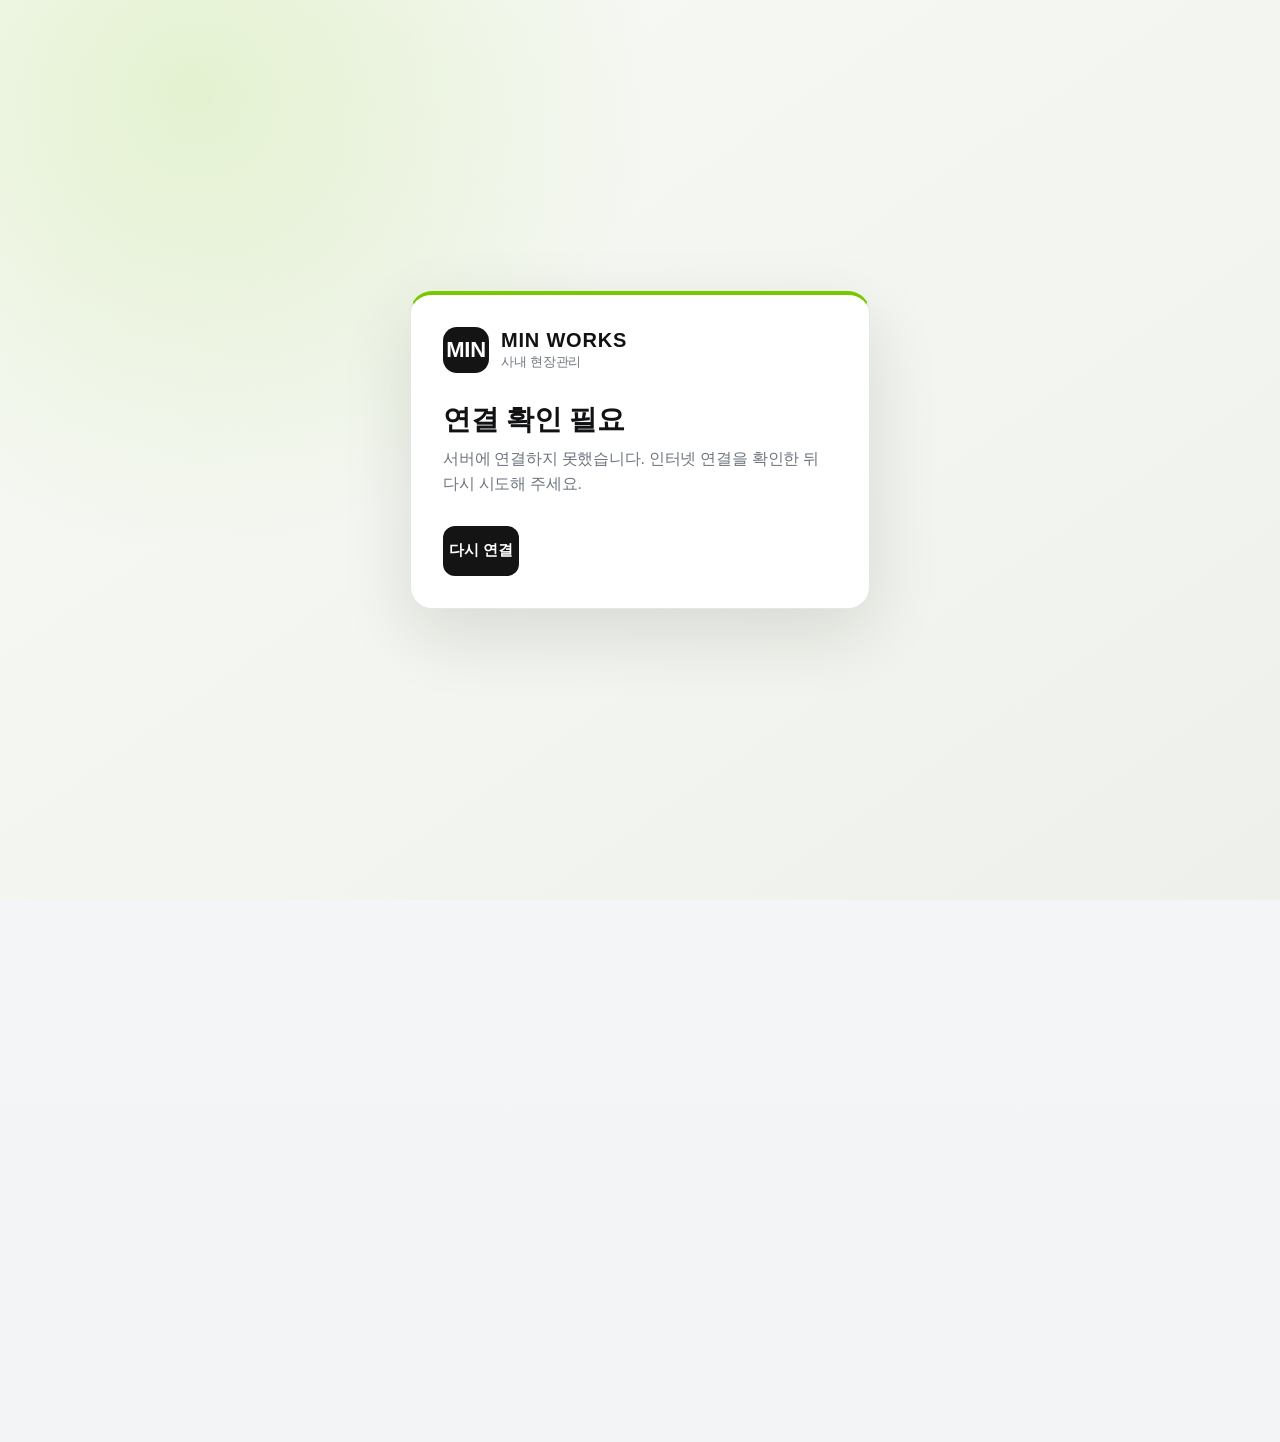
<file: index.html>
<!doctype html>
<html lang="ko">
<head>
  <meta charset="UTF-8" />
  <meta name="viewport" content="width=device-width, initial-scale=1.0" />
  <meta name="color-scheme" content="light" />
  <meta name="theme-color" content="#f5f6f8" />
  <script>
    if(/^#letters\?pc=\d{1,5}\.[A-Za-z0-9_-]{43}$/.test(location.hash)){
      window.minWorksLetterPair=location.hash.slice(12);
      history.replaceState(history.state,'',location.pathname+location.search+'#letters');
    }
    document.documentElement.dataset.theme='light';
    document.documentElement.style.colorScheme='light';
    // Consume only the next reload initiated by company-data synchronization.
    (() => {
      const key='minWorksCompanyReloadV1';
      try {
        const pending=JSON.parse(sessionStorage.getItem(key)||'null');
        sessionStorage.removeItem(key);
        if ((pending?.url===location.href && Date.now()-pending.at>=0 && Date.now()-pending.at<30000) || localStorage.getItem('minWorksOpeningEnabledV1')==='false') document.documentElement.dataset.skipOpening='true';
      } catch (_) {}
      window.MIN_WORKS_RELOAD_COMPANY=() => {
        try { sessionStorage.setItem(key,JSON.stringify({url:location.href,at:Date.now()})); } catch (_) {}
        location.reload();
      };
    })();
  </script>
  <style>html[data-skip-opening="true"] #mwSplash{display:none!important}</style>
  <meta name="mobile-web-app-capable" content="yes" />
  <meta name="apple-mobile-web-app-capable" content="yes" />
  <meta name="apple-mobile-web-app-status-bar-style" content="black-translucent" />
  <meta name="apple-mobile-web-app-title" content="MIN WORKS" />
  <meta name="description" content="MIN WORKS 현장·공사일보 통합 관리 앱" />
  <meta property="og:type" content="website" />
  <meta property="og:title" content="MIN WORKS | 현장을 한눈에" />
  <meta property="og:description" content="공사일보부터 현장서류까지, 팀의 현장 업무를 하나로." />
  <meta property="og:image" content="https://forjaejun1-ui.github.io/min-works/assets/share-min-works.png" />
  <meta property="og:image:width" content="1200" />
  <meta property="og:image:height" content="630" />
  <meta name="twitter:card" content="summary_large_image" />
  <title>MIN WORKS</title>
  <link rel="manifest" href="manifest.webmanifest?v=design68" />
  <link rel="icon" type="image/png" sizes="192x192" href="assets/icons/min-works-design-192.png" />
  <link rel="apple-touch-icon" href="assets/icons/min-works-design-180.png" />
  <link rel="preconnect" href="https://fonts.googleapis.com">
  <link rel="preconnect" href="https://fonts.gstatic.com" crossorigin>
  <link href="https://fonts.googleapis.com/css2?family=Inter:wght@400;500;600;700;800&family=Michroma&family=Pretendard:wght@400;500;600;700;800&display=swap" rel="stylesheet">
  <link href="https://fonts.googleapis.com/css2?family=Material+Symbols+Rounded:opsz,wght,FILL,GRAD@20..48,400,0,0" rel="stylesheet">
<link rel="stylesheet" href="app-latest.css?v=89" />
<link rel="stylesheet" href="ui-foundation.css?v=57" />
<link rel="stylesheet" href="ui-modern.css?v=57" />
<link rel="stylesheet" href="ui-linear.css?v=57" />
<link rel="stylesheet" href="report-update.css?v=process111"><link rel="stylesheet" href="documents-update.css?v=57"><link rel="stylesheet" href="safety-forms.css?v=docs20"><link rel="stylesheet" href="safety-native.css?v=photo107"><link rel="stylesheet" href="mobile-update.css?v=mobile112"><link rel="stylesheet" href="storage-buy-guide.css?v=storage101" />
<link rel="stylesheet" href="push-notifications.css?v=save103"><link rel="stylesheet" href="employee-account.css?v=login104"></head>
<body class="ui-v54 auth-pending">
  <div class="mw-splash" id="mwSplash" role="status" aria-label="MIN WORKS 불러오는 중">
    <div class="mw-splash-brand">
      <div class="mw-splash-word" aria-label="MIN COMMUNICATION">MIN COMMUNICATION</div>
      <span class="mw-splash-line" aria-hidden="true"></span>
    </div>
  </div>
  <div class="app-shell">
    <aside class="sidebar">
      <div class="brand"><img src="[data-uri]" alt="MIN communication"><span>MIN WORKS</span></div>
      <nav id="sideNav">
        <button class="nav-item active" data-view="dashboard"><span>⌂</span> 홈</button>
        <button class="nav-item" data-view="sites"><span class="material-symbols-rounded">construction</span> 현장</button>
        <button class="nav-item" data-view="daily"><span class="material-symbols-rounded">description</span> 공사일보</button>
        <button class="nav-item" data-view="finance"><span class="material-symbols-rounded">payments</span> 공사보고·분석</button>
        <button class="nav-item" data-view="issues"><span>!</span> 이슈</button>
        <button class="nav-item" data-view="settings"><span class="material-symbols-rounded">settings</span> 설정</button>
        <button class="nav-item help-nav" data-view="help"><span class="material-symbols-rounded">help</span> 사용법</button>
        <button class="nav-item patch-nav" data-view="patch"><span class="material-symbols-rounded">new_releases</span> 패치노트</button>
        <button class="nav-item" data-view="qa"><span class="material-symbols-rounded">forum</span> 버그·개선 Q&amp;A</button>
      </nav>
      <section class="storage-mini" aria-label="저장공간"><label class="opening-toggle" title="체크하면 앱을 열 때 오프닝이 재생됩니다."><span>오프닝 보기</span><input id="openingToggle" type="checkbox" checked><i aria-hidden="true"></i></label><div class="storage-mini-head"><span>회사 클라우드 저장공간</span><b id="storageMiniValue">계산 중</b></div><div class="storage-mini-bar"><i id="storageMiniBar"></i></div><small id="storageMiniBreakdown">사진 · 문서 확인 중</small><button data-view="storage">정리하기</button></section>
      <div class="sidebar-profile">
        <div class="avatar">김</div>
        <div><strong>김재준 부장</strong><small>시공팀장</small></div>
      </div>
    </aside>

    <main>
      <header class="topbar">
        <div class="greeting-wrap"><p class="eyebrow">MIN WORKS</p><h1 id="pageTitle">좋은 아침입니다, 재준님</h1><small id="greetingMessage">오늘도 안전하게 현장 시작하세요.</small></div>
        <div class="top-actions"><div class="view-mode-toggle" aria-label="화면 미리보기"><button class="active" data-display-mode="pc">PC</button><button data-display-mode="mobile">모바일</button></div><button class="primary desktop-only" id="newSiteBtn">+ 현장 개설</button></div>
      </header>

      <button class="current-site" id="siteSwitcher"><span class="material-symbols-rounded">location_on</span><span><small>현재 현장</small><b id="currentSiteName">연세대학교 고를샘</b></span><em>변경</em></button>

      <section class="view active" id="dashboardView">
        <section class="mobile-focus">
          <div><span class="today-label">오늘 · 8월 20일</span><h2>4개 현장 운영 중</h2><p>현장 보고 3/4 · 확인 필요 1건</p></div>
          <button id="mobileDailyStart"><span class="material-symbols-rounded">edit_note</span>일보 작성</button>
        </section>
        <div class="summary-grid">
          <article class="summary-card highlight"><div><span>진행 중 현장</span><strong>4</strong><em class="active-site-copy">4개 현장 운영 중</em></div><div class="mini-bars"><i></i><i></i><i></i><i></i></div></article>
          <article class="summary-card"><span>오늘 현장 보고</span><strong>3<small>/ 4</small></strong><em class="up">3개 현장 보고 완료</em></article>
          <article class="summary-card"><span>미처리 이슈</span><strong>2<small>건</small></strong><em class="danger">긴급 1건</em></article>
        </div>

        <div class="content-grid">
          <section class="panel sites-panel">
            <div class="panel-head"><div><p class="eyebrow">ACTIVE SITES</p><h2>진행 현장</h2></div><button class="text-btn" data-go="sites">전체보기 →</button></div>
            <div class="site-list">
              <article class="site-card selected" data-site="연세대학교 고를샘"><div class="site-color blue"></div><div class="site-main"><div class="site-top"><span class="tag">인테리어</span><span>D-12</span></div><h3>연세대학교 고를샘</h3><p>학생식당 인테리어공사</p><div class="progress-row"><div class="progress"><i style="width:72%"></i></div><b>72%</b></div></div></article>
              <article class="site-card" data-site="에잇세컨즈 AK분당점"><div class="site-color orange"></div><div class="site-main"><div class="site-top"><span class="tag sign">SI공사</span><span>D-5</span></div><h3>에잇세컨즈 AK분당점</h3><p>신규 매장 SI 공사</p><div class="progress-row"><div class="progress"><i style="width:88%"></i></div><b>88%</b></div></div></article>
              <article class="site-card" data-site="알뜰주유소 시설개선"><div class="site-color green"></div><div class="site-main"><div class="site-top"><span class="tag maintain">시설관리</span><span>D-43</span></div><h3>알뜰주유소 시설개선</h3><p>수도권 8개소 개선작업</p><div class="progress-row"><div class="progress"><i style="width:34%"></i></div><b>34%</b></div></div></article>
              <article class="site-card" data-site="힐스테이트 아산 커뮤니티"><div class="site-color gray"></div><div class="site-main"><div class="site-top"><span class="tag">인테리어</span><span>D-28</span></div><h3>힐스테이트 아산 커뮤니티</h3><p>커뮤니티시설 인테리어공사</p><div class="progress-row"><div class="progress"><i style="width:51%"></i></div><b>51%</b></div></div></article>
            </div>
          </section>

          <section class="panel today-panel">
            <div class="panel-head"><div><p class="eyebrow">SITE BRIEFING</p><h2>오늘 현장 브리핑</h2></div><span class="count-badge">4</span></div>
            <div class="briefing-list">
              <button class="briefing-item"><span class="briefing-state live"></span><div><b>연세대학교 고를샘</b><p>목공 마감 · 주방 타일 시공</p></div><em class="briefing-tag urgent">확인 필요</em><strong>72%</strong></button>
              <button class="briefing-item"><span class="briefing-state live"></span><div><b>에잇세컨즈 AK분당점</b><p>가구 설치 · 사인 마감</p></div><em class="briefing-tag reported">보고 완료</em><strong>88%</strong></button>
              <button class="briefing-item"><span class="briefing-state live"></span><div><b>알뜰주유소 시설개선</b><p>2개소 시설물 교체 진행</p></div><em class="briefing-tag reported">보고 완료</em><strong>34%</strong></button>
              <button class="briefing-item"><span class="briefing-state delay"></span><div><b>힐스테이트 아산 커뮤니티</b><p>천장 설비 간섭 협의 중</p></div><em class="briefing-tag pending">보고 대기</em><strong>51%</strong></button>
            </div>
          </section>
        </div>

        <section class="panel quick-panel">
          <div class="panel-head"><h2>빠른 업무</h2><small>현장에서 자주 쓰는 기능</small></div>
          <div class="quick-grid">
            <button class="quick primary-quick" id="writeDaily"><span>＋</span><div><b>공사일보 작성</b><small>오늘 작업 바로 기록</small></div></button>
            <button class="quick" id="photoBtn"><span>▧</span><div><b>현장 사진</b><small>사진 촬영 및 분류</small></div></button>
            <button class="quick" data-go="finance"><span class="material-symbols-rounded">payments</span><div><b>공사보고·분석</b><small>공사보고서·공종 분석·소장 평가</small></div></button>
            <button class="quick" data-go="issues"><span>!</span><div><b>이슈 보고</b><small>문제·변경사항 기록</small></div></button>
          </div>
        </section>
        <section class="panel approval-panel"><div class="panel-head"><div><p class="eyebrow">PAYMENT FLOW</p><h2>이번 달 자금 확인</h2></div><button class="text-btn" data-go="finance">전체보기 →</button></div><div class="approval-row"><span class="approval-icon waiting">1</span><div><b>대표 확인 대기</b><small>연세대학교 고를샘 · ₩58,000,000</small></div><button data-go="finance">확인</button></div><div class="approval-row"><span class="approval-icon returned">2</span><div><b>공무·경리 검토 중</b><small>에잇세컨즈 외 1개 현장</small></div><button data-go="finance">확인</button></div><div class="approval-row"><span class="approval-icon done">1</span><div><b>지급 확정</b><small>힐스테이트 아산 · 9월 10일</small></div><em>완료</em></div></section>
        <section class="panel home-calendar-panel"><div class="panel-head"><div><p class="eyebrow">GOOGLE CALENDAR</p><h2>다가오는 회사 일정</h2></div><button class="text-btn" data-go="calendar">전체보기 →</button></div><div class="home-event-list"><a class="home-event" href="https://www.google.com/calendar" target="_blank"><time><b>21</b><small>8월</small></time><div><span class="event-type leave">근태</span><b>송채연 오후반차</b></div><em>내일</em></a><a class="home-event" href="https://www.google.com/calendar" target="_blank"><time><b>22</b><small>8월</small></time><div><span class="event-type site">현장</span><b>과천 문원중 준공</b></div><em>D-2</em></a><a class="home-event" href="https://www.google.com/calendar" target="_blank"><time><b>24</b><small>8월</small></time><div><span class="event-type leave">근태</span><b>김도유 연차 · 유재준 여름휴가</b></div><em>D-4</em></a></div></section>
      </section>

      <section class="view" id="sitesView">
        <div class="section-title"><div><p class="eyebrow">PROJECT MANAGEMENT</p><h2>전체 현장</h2></div><button class="primary" id="newSiteBtn2">+ 현장 개설</button></div>
        <div class="filter-row"><button class="filter active">진행 중 4</button><button class="filter">완료 18</button></div>
        <div class="site-table panel">
          <div class="table-row table-head"><span>현장명</span><span>담당</span><span>공정률</span><span>최근 일보</span><span>상태</span></div>
          <div class="table-row site-table-row" data-site-row="연세대학교 고를샘"><span><b>연세대학교 고를샘</b></span><span class="site-manager">김재준</span><button class="progress-edit" data-progress="72"><div class="inline-progress"><i style="width:72%"></i></div><b>72%</b><span class="material-symbols-rounded">edit</span></button><button class="recent-report-link" data-report-site="연세대학교 고를샘">오늘 17:40</button><span><button class="site-issue-alert" data-issue-site="연세대학교 고를샘"><span class="material-symbols-rounded">error</span>이슈 1건</button></span></div>
          <div class="table-row site-table-row" data-site-row="에잇세컨즈 AK분당점"><span><b>에잇세컨즈 AK분당점</b></span><span class="site-manager">박민수</span><button class="progress-edit" data-progress="88"><div class="inline-progress"><i style="width:88%"></i></div><b>88%</b><span class="material-symbols-rounded">edit</span></button><button class="recent-report-link" data-report-site="에잇세컨즈 AK분당점">오늘 16:25</button><span><em class="status ok">정상</em></span></div>
          <div class="table-row site-table-row" data-site-row="알뜰주유소 시설개선"><span><b>알뜰주유소 시설개선</b></span><span class="site-manager">이성호</span><button class="progress-edit" data-progress="34"><div class="inline-progress"><i style="width:34%"></i></div><b>34%</b><span class="material-symbols-rounded">edit</span></button><button class="recent-report-link" data-report-site="알뜰주유소 시설개선">어제 18:10</button><span><em class="status ok">정상</em></span></div>
          <div class="table-row site-table-row" data-site-row="힐스테이트 아산 커뮤니티"><span><b>힐스테이트 아산 커뮤니티</b></span><span class="site-manager">최준혁</span><button class="progress-edit" data-progress="51"><div class="inline-progress"><i style="width:51%"></i></div><b>51%</b><span class="material-symbols-rounded">edit</span></button><button class="recent-report-link" data-report-site="힐스테이트 아산 커뮤니티">어제 17:55</button><span><button class="site-issue-alert normal-alert" data-issue-site="힐스테이트 아산 커뮤니티"><span class="material-symbols-rounded">error</span>이슈 1건</button></span></div>
        </div>
      </section>

      <section class="view" id="dailyView">
        <div class="section-title daily-section-actions"><div class="title-actions"><button class="export-site-btn" id="exportSiteBtn" hidden><span class="material-symbols-rounded">download</span>현장 자료 내보내기</button><button class="primary" id="openDailyEditor"><span class="material-symbols-rounded">edit_note</span> 공사일보 작성하기</button></div></div>
        <div class="daily-list-screen" id="dailyListScreen"><div class="daily-list-tools"><div class="daily-filter"><button class="active">전체 현장</button><button>연세대학교</button><button>에잇세컨즈</button><button>알뜰주유소</button><button>힐스테이트</button></div><span>완료된 일보는 작성자만 수정할 수 있습니다.</span></div><div class="date-group"><h3>2026년 8월 20일 <em>오늘</em></h3><div class="completed-reports" id="todayReports"><button class="report-card" data-author="김재준" data-site="연세대학교 고를샘"><span class="report-file-icon"><span class="material-symbols-rounded">description</span></span><div><small>연세대학교 고를샘</small><b>8월 20일 공사일보</b><p>목공 3명 · 타일 4명 · 사진 6장</p></div><div class="report-author"><span>작성자</span><b>김재준 부장</b><em class="owner-mark">내 일보</em></div><span class="report-status">작성 완료</span></button><button class="report-card" data-author="박민수" data-site="에잇세컨즈 AK분당점"><span class="report-file-icon"><span class="material-symbols-rounded">description</span></span><div><small>에잇세컨즈 AK분당점</small><b>8월 20일 공사일보</b><p>가구 4명 · 사인 2명 · 사진 8장</p></div><div class="report-author"><span>작성자</span><b>박민수 과장</b><em>현장소장</em></div><span class="report-status">작성 완료</span></button><button class="report-card" data-author="이성호" data-site="알뜰주유소 시설개선"><span class="report-file-icon"><span class="material-symbols-rounded">description</span></span><div><small>알뜰주유소 시설개선</small><b>8월 20일 공사일보</b><p>시설물 5명 · 도장 2명 · 사진 4장</p></div><div class="report-author"><span>작성자</span><b>이성호 과장</b><em>현장소장</em></div><span class="report-status">작성 완료</span></button></div></div><div class="date-group"><h3>2026년 8월 19일</h3><div class="completed-reports"><button class="report-card" data-author="최준혁" data-site="힐스테이트 아산 커뮤니티"><span class="report-file-icon"><span class="material-symbols-rounded">description</span></span><div><small>힐스테이트 아산 커뮤니티</small><b>8월 19일 공사일보</b><p>천장 5명 · 설비 3명 · 사진 7장</p></div><div class="report-author"><span>작성자</span><b>최준혁 대리</b><em>현장소장</em></div><span class="report-status">작성 완료</span></button></div></div></div>
        <div class="daily-editor" id="dailyEditor" hidden><div class="editor-head"><button id="closeDailyEditor"><span class="material-symbols-rounded">arrow_back</span></button><div><small>작성자</small><h3>새 공사일보 작성</h3></div><span class="draft-state">작성 중</span></div>
        <form class="daily-form panel" id="dailyForm">
          <div class="form-grid two"><label>현장<select><option value="" disabled selected>현장 목록을 불러오는 중입니다.</option></select></label><label>작업일<input type="date"></label></div>
          <div class="form-section process-section"><div class="label-row"><h3>공정별 작업 현황</h3><small>기본 1개 · 필요시 추가</small></div><div class="process-head"><span>공정</span><span>금일인원</span><span>누계인원</span><span>작업내용</span></div><div class="process-rows" id="processRows">
            <div class="process-row"><label><span>공정 1</span><input placeholder="공정 선택"></label><label><span>인원</span><input type="number" value="0" min="0"><i>명</i></label><label><span>작업내용</span><input placeholder="세부 작업내용"></label></div>
          </div><button type="button" class="add-process" id="addProcess"><span class="material-symbols-rounded">add</span>공정 추가</button></div>
          <div class="process-note"><span class="material-symbols-rounded">info</span> 전체 출역 인원이 아닌 공정별 실제 작업 인원만 입력합니다.</div>
          <div class="total-workforce"><span class="material-symbols-rounded">groups</span><div><small>금일 총출력인원</small><b id="dailyTotalPeople">0명</b></div><em>공정별 금일인원 자동 합산</em></div>
          <div class="form-section"><div class="label-row"><h3>현장 사진</h3><small>사진은 선택사항입니다</small></div>
            <section class="photo-section"><div class="photo-section-title action-title"><span class="material-symbols-rounded">groups</span><div><b>TBM 사진 <em id="tbmPhotoCount">0장</em></b><small>사진 추가를 누르면 카메라 또는 갤러리를 선택할 수 있습니다.</small></div><div class="photo-title-actions"><button type="button" id="tbmGalleryBtn"><span class="material-symbols-rounded">add_photo_alternate</span>사진 추가</button></div></div><div class="photo-grid tbm-photo-grid uploaded-grid" id="tbmPreview"></div><input type="file" id="tbmGalleryInput" accept="image/*" multiple hidden></section>
            <section class="photo-section progress-photo-section"><div class="photo-section-title action-title"><span class="material-symbols-rounded">construction</span><div><b>현장 진행사진 <em id="progressPhotoCount">0장</em></b><small>사진 추가를 누르면 카메라 또는 갤러리를 선택할 수 있습니다.</small></div><div class="photo-title-actions"><button type="button" id="progressPhotoAdd"><span class="material-symbols-rounded">add_photo_alternate</span>사진 추가</button></div></div><div class="photo-grid progress-photo-grid uploaded-grid" id="progressPreview"></div><input type="file" id="progressGalleryInput" accept="image/*" multiple hidden></section>
          </div>
          <div class="form-section"><h3>특이사항 및 요청</h3><textarea rows="3" placeholder="지연, 변경, 안전 관련 내용을 기록하세요"></textarea></div>
          <div class="form-actions"><div class="report-save-progress" id="reportSaveProgress" hidden><span role="status"></span><progress aria-label="공사일보 등록 진행률" max="100" value="0"></progress></div><button type="submit" class="primary" id="reportSubmit">공사일보 등록</button></div>
        </form>
        </div>
      </section>

      <section class="view" id="financeView"><div class="section-title"><div><p class="eyebrow">CASH FLOW</p><h2>현장 자금 현황</h2></div><div class="finance-period"><button>‹</button><b>2026년 8월</b><button>›</button></div></div><div class="finance-summary"><article><span>이번 달 기성 예정</span><b>₩ 184,500,000</b><small>4개 현장 · 익월 10일 지급</small></article><article><span>이번 주 긴급지출</span><b>₩ 18,750,000</b><small>월요일 지급 6건</small></article><article><span>이번 달 수금 예정</span><b>₩ 265,000,000</b><small>입금 완료 1건 · 예정 3건</small></article><article><span>결재 진행 중</span><b>3<em>건</em></b><small>대표 확인 대기 1건</small></article></div><div class="finance-tabs"><button class="active" data-finance-tab="payment">지출·기성</button><button data-finance-tab="receivable">거래처 수금</button></div><section class="finance-panel panel active" id="paymentPanel"><div class="finance-panel-toolbar"><div class="approval-stage-tabs"><button class="active" data-approval-stage="all">전체</button><button data-approval-stage="public">공무부 검토 중</button><button data-approval-stage="accounting">경리부 검토 중</button><button data-approval-stage="representative">대표님 검토 중</button></div><button class="write-money-btn" id="openPaymentForm"><span class="material-symbols-rounded">edit_square</span>지출·기성 작성</button></div><div class="finance-table-head"><span>현장</span><span>이번 주 긴급지출</span><span>이번 달 기성</span><span>결재 진행</span><span>지급 예정</span></div><article class="finance-row" data-stage="representative"><div><b>연세대학교 고를샘</b><small>담당 김재준</small></div><div><b>₩ 6,500,000</b><small>인건비·현지업체 3건</small></div><div><b>₩ 58,000,000</b><small>8월 기성</small></div><div class="approval-flow"><span class="done">공무부</span><i></i><span class="done">경리</span><i></i><span class="current">대표</span></div><div><b>9월 10일</b><small class="waiting">대표 확인 대기</small></div></article><article class="finance-row" data-stage="accounting"><div><b>에잇세컨즈 AK분당점</b><small>담당 박민수</small></div><div><b>₩ 4,200,000</b><small>야간 인건비 2건</small></div><div><b>₩ 42,500,000</b><small>8월 기성</small></div><div class="approval-flow"><span class="done">공무부</span><i></i><span class="current">경리</span><i></i><span>대표</span></div><div><b>9월 10일</b><small>경리 검토 중</small></div></article><article class="finance-row" data-stage="public"><div><b>알뜰주유소 시설개선</b><small>담당 이성호</small></div><div><b>₩ 8,050,000</b><small>현지업체 4건</small></div><div><b>₩ 64,000,000</b><small>8월 기성</small></div><div class="approval-flow"><span class="current">공무부</span><i></i><span>경리</span><i></i><span>대표</span></div><div><b>9월 10일</b><small>공사보고서 확인 중</small></div></article><article class="finance-row" data-stage="complete"><div><b>힐스테이트 아산</b><small>담당 최준혁</small></div><div><b>-</b><small>긴급지출 없음</small></div><div><b>₩ 20,000,000</b><small>8월 기성</small></div><div class="approval-flow"><span class="done">공무부</span><i></i><span class="done">경리</span><i></i><span class="done">대표</span></div><div><b>9월 10일</b><small class="approved">지급 확정</small></div></article></section><section class="finance-panel panel" id="receivablePanel"><div class="finance-panel-toolbar"><div><b>거래처 수금 예정</b><small>공무부·경리부 작성</small></div><button class="write-money-btn" id="openReceivableForm"><span class="material-symbols-rounded">edit_square</span>수금 예정 작성</button></div><div class="finance-table-head receivable-head"><span>거래처·현장</span><span>청구 금액</span><span>입금 금액</span><span>입금 상태</span><span>입금 예정일</span></div><article class="finance-row receivable-row"><div><b>연세대학교</b><small>고를샘 학생식당</small></div><div><b>₩ 78,000,000</b><small>8월 청구</small></div><div><b>₩ 30,000,000</b><small>잔액 ₩48,000,000</small></div><div><span class="money-status partial">일부 입금</span></div><div><b>8월 28일</b><small>잔금 입금 예정</small></div></article><article class="finance-row receivable-row"><div><b>에잇세컨즈</b><small>AK분당점</small></div><div><b>₩ 52,000,000</b><small>8월 청구</small></div><div><b>₩ 52,000,000</b><small>전액 입금</small></div><div><span class="money-status paid">입금 완료</span></div><div><b>8월 18일</b><small>입금 완료</small></div></article><article class="finance-row receivable-row"><div><b>한국석유공사</b><small>알뜰주유소 시설개선</small></div><div><b>₩ 95,000,000</b><small>8월 청구 예정</small></div><div><b>-</b><small>미입금</small></div><div><span class="money-status scheduled">청구 예정</span></div><div><b>9월 25일</b><small>입금 예정</small></div></article></section></section>

      <section class="view" id="vendorsView"><iframe id="vendorFrame" title="협력업체 연락망" style="display:block;width:100%;height:740px;border:0"></iframe></section>
      <section class="view" id="lettersView" aria-label="공문다듬기">
        <header class="letter-head section-title"><span class="letter-mark" aria-hidden="true">✎</span><div><h2>공문다듬기</h2><p>현장 메모를 보고·요청·안내에 맞는 공문 본문으로 다듬어 보세요.</p></div></header>
        <section class="letter-input letter-pane">
          <div class="letter-input-head"><label for="letterMemo">작성 메모</label><label class="letter-purpose">문서 용도 <select id="letterPurpose"><option value="report">현장 보고</option><option value="request">협조 요청</option><option value="notice">일정 안내</option></select></label></div>
          <textarea id="letterMemo" rows="3" maxlength="5000" placeholder="예) 3층 복도 천장 누수로 오늘 도장 중단. 누수 보수 후 작업 재개 예정."></textarea>
          <span id="letterCount">0 / 5,000자</span>
        </section>
        <div class="letter-grid">
          <section class="letter-pane letter-provider" data-letter-provider="gemini">
            <div class="letter-brand"><span class="letter-glyph" aria-hidden="true">✦</span><div><h3>Gemini</h3><p>민웍스 Q&A와 같은 Gemini 연결을 사용합니다.</p></div></div>
            <button type="button" class="letter-run" disabled>Gemini로 다듬기</button>
            <label for="letter-gemini">공문 초안</label><textarea id="letter-gemini" class="letter-output" placeholder="다듬은 문안을 여기서 수정할 수 있어요."></textarea>
            <div class="letter-foot"><span class="letter-status" role="status" aria-live="polite"></span><button type="button" class="letter-copy" disabled>본문 복사</button></div>
          </section>
          <section class="letter-pane letter-provider" data-letter-provider="pc">
            <div class="letter-brand"><span class="letter-glyph" aria-hidden="true">&gt;_</span><div><h3>내 PC · Codex</h3><p>Windows PC에서 로그인한 Codex를 사용합니다.</p></div></div>
            <button type="button" class="letter-run" disabled>Codex로 다듬기</button>
            <label for="letter-pc">공문 초안</label><textarea id="letter-pc" class="letter-output" placeholder="다듬은 문안을 여기서 수정할 수 있어요."></textarea>
            <div class="letter-foot"><span class="letter-status" role="status" aria-live="polite"></span><button type="button" class="letter-copy" disabled>본문 복사</button></div>
          <details id="letterConnect"><summary>PC 연결 방법</summary><p>Windows에서 실행 파일 묶음을 내려받아 압축을 풀고 <b>공문다듬기 시작.cmd</b>를 여세요. Python 3과 로그인된 Codex가 필요합니다. 새 탭은 자동 연결되고, 현재 탭은 CMD에 표시된 연결 코드를 붙여 넣어 사용할 수 있습니다.</p><a href="assets/minworks-letter-pc.zip" download>Windows 실행 파일 받기 ↓</a><div class="letter-pair"><input id="letterCode" type="password" autocomplete="off" aria-label="CMD 연결 코드" placeholder="CMD 연결 코드"><button type="button" id="letterPair">연결</button></div></details>
          </section>
        </div>
        <small class="letter-privacy">선택한 AI에 문서 용도와 메모가 전송됩니다. 개인정보·기밀은 제외해 주세요.</small>
      </section>
      <section class="view" id="issuesView"><div class="section-title"><div><p class="eyebrow">ISSUE TRACKER</p><h2>현장 이슈</h2></div><button class="primary" id="newIssue"><span class="material-symbols-rounded">add</span>이슈 등록</button></div><div class="issue-summary"><button class="active">전체 2</button><button>긴급 1</button><button>진행 중 2</button><button>완료 0</button></div><div class="issue-board"><article class="issue-detail-card urgent" data-issue-card="연세대학교 고를샘"><header><div><span class="issue-label">긴급</span><span class="issue-category">자재·발주</span></div><em>진행 중</em></header><small>연세대학교 고를샘 · 2026.08.20</small><h3>주방 출입구 타일 컬러 확인</h3><p>도면 지정 컬러와 입고 자재 색상 차이 발생. 추가 발주 전 발주처 최종 확인이 필요합니다.</p><div class="issue-meta"><span><i class="material-symbols-rounded">person</i>담당 김재준</span><span><i class="material-symbols-rounded">schedule</i>오늘까지</span><span><i class="material-symbols-rounded">chat</i>댓글 2</span></div></article><article class="issue-detail-card" data-issue-card="힐스테이트 아산 커뮤니티"><header><div><span class="issue-label normal">일반</span><span class="issue-category">설계·시공</span></div><em>진행 중</em></header><small>힐스테이트 아산 커뮤니티 · 2026.08.19</small><h3>커뮤니티 천장 설비 간섭</h3><p>천장틀과 환기 덕트 위치 일부 간섭. 설비팀과 수정 위치 및 일정을 협의 중입니다.</p><div class="issue-meta"><span><i class="material-symbols-rounded">person</i>담당 이성호</span><span><i class="material-symbols-rounded">schedule</i>D-2</span><span><i class="material-symbols-rounded">chat</i>댓글 1</span></div></article></div></section>

      <section class="view" id="calendarView"><div class="section-title"><div><p class="eyebrow">GOOGLE CALENDAR</p><h2>회사 일정</h2></div><button class="primary" id="newCalendarEvent"><span class="material-symbols-rounded">add</span>일정 등록</button></div><div class="google-account-bar"><div class="google-g">G</div><div><b>Google Calendar 연결됨</b><small>Jaejun Yu · 자동 동기화</small></div><span><i></i>정상</span></div><div class="calendar-source-tabs"><button class="active" data-calendar-filter="all">전체 일정</button><button data-calendar-filter="business"><i class="business-dot"></i>비즈니스 주요 일정</button><button data-calendar-filter="attendance"><i class="attendance-dot"></i>근태 관리</button></div><div class="calendar-layout"><section class="mini-month panel"><header><button>‹</button><h3>2026년 8월</h3><button>›</button></header><div class="weekdays"><span>일</span><span>월</span><span>화</span><span>수</span><span>목</span><span>금</span><span>토</span></div><div class="month-grid"><i></i><i></i><i></i><i></i><i></i><i></i><b>1</b><b>2</b><b>3</b><b>4</b><b>5</b><b>6</b><b>7</b><b>8</b><b>9</b><b>10</b><b>11</b><b>12</b><b>13</b><b>14</b><b>15</b><b>16</b><b>17</b><b>18</b><b>19</b><b class="today">20</b><b class="has-attendance">21</b><b class="has-business">22</b><b>23</b><b class="has-both">24</b><b>25</b><b>26</b><b>27</b><b>28</b><b class="has-attendance">29</b><b>30</b><b>31</b></div></section><section class="calendar-agenda panel"><div class="agenda-head"><div><p class="eyebrow">UPCOMING</p><h3>다가오는 일정</h3></div><span>Asia/Seoul</span></div><div class="agenda-date"><h4>8월 21일 금요일</h4><a class="agenda-event attendance" data-source="attendance" href="https://www.google.com/calendar/event?eid=Nm9zajJvOWljNWg2NmI5bjZsZ2pjYjlrNmtwajBiYjI2a3MzaWI5aDZzcG1hb2oyNmhobWFjMWk2MCBtc2dvbmc3N0Bt&ctz=Asia/Seoul" target="_blank"><i></i><time>종일</time><div><b>송채연 오후반차</b><small>근태 관리</small></div><span class="material-symbols-rounded">open_in_new</span></a></div><div class="agenda-date"><h4>8월 22일 토요일</h4><a class="agenda-event business" data-source="business" href="https://www.google.com/calendar/event?eid=N3F0dGNwc2tkNDZkcGFlb2NjZmJyZTNnbWQgbWluY29tLmJsdWVAbQ&ctz=Asia/Seoul" target="_blank"><i></i><time>종일</time><div><b>과천 문원중 준공</b><small>비즈니스 주요 일정</small></div><span class="material-symbols-rounded">open_in_new</span></a></div><div class="agenda-date"><h4>8월 24일 월요일</h4><a class="agenda-event attendance" data-source="attendance" href="https://www.google.com/calendar/event?eid=M2ZpMGdpdG1oZDJraDR2N3F1anJlZ2ViaHIgbXNnb25nNzdAbQ&ctz=Asia/Seoul" target="_blank"><i></i><time>종일</time><div><b>김도유 연차</b><small>근태 관리</small></div><span class="material-symbols-rounded">open_in_new</span></a><a class="agenda-event attendance" data-source="attendance" href="https://www.google.com/calendar/event?eid=Y2xpM3BwajRja28zY2JiMTZwZ2pjYjlrNnBobThiYjE3MHJqY2I5ZzZjcWowb3BqY29yamdlYjJjayBtc2dvbmc3N0Bt&ctz=Asia/Seoul" target="_blank"><i></i><time>5일</time><div><b>유재준 여름휴가</b><small>근태 관리 · 8월 24~28일</small></div><span class="material-symbols-rounded">open_in_new</span></a></div><div class="agenda-date"><h4>9월 6일 일요일</h4><a class="agenda-event business" data-source="business" href="https://www.google.com/calendar" target="_blank"><i></i><time>종일</time><div><b>정안알밤(하행) 2차 준공예정</b><small>비즈니스 주요 일정</small></div><span class="material-symbols-rounded">open_in_new</span></a></div></section></div></section>
      <section class="view" id="helpView">
        <div class="help-hero"><div><p class="eyebrow">MIN WORKS GUIDE</p><h2>처음 시작하기</h2><p>처음 사용하는 직원도 아래 순서대로 따라 하면 됩니다.</p></div><span class="material-symbols-rounded">help</span></div>
        <div class="help-start panel"><div><span class="material-symbols-rounded">rocket_launch</span><div><b>처음에는 이것부터</b><p>현재 현장을 선택하고 → 공사일보를 작성하고 → 사진과 내용을 확인한 뒤 등록하세요.</p></div></div><button data-go="daily">공사일보 작성하기</button></div>
        <div class="help-grid">
          <button class="help-card" data-go="dashboard"><span class="material-symbols-rounded">home</span><div><small>01</small><h3>홈</h3><p>진행 현장, 오늘 브리핑, 회사 일정을 한눈에 확인합니다.</p></div><em>열기</em></button>
          <button class="help-card" data-go="sites"><span class="material-symbols-rounded">construction</span><div><small>02</small><h3>현장</h3><p>담당자, 공정률, 계약금액과 최근 공사일보를 확인합니다.</p></div><em>열기</em></button>
          <button class="help-card" data-go="daily"><span class="material-symbols-rounded">description</span><div><small>03</small><h3>공사일보</h3><p>작업 내용과 인원, 특이사항, 현장 사진을 등록하고 공유합니다.</p></div><em>열기</em></button>
          <button class="help-card" data-go="finance"><span class="material-symbols-rounded">payments</span><div><small>04</small><h3>공사보고·분석</h3><p>공사보고서를 등록하고 공종별 분석과 소장 평가를 확인합니다.</p></div><em>열기</em></button>
          <button class="help-card" data-go="issues"><span class="material-symbols-rounded">report_problem</span><div><small>05</small><h3>이슈</h3><p>현장 문제를 등록하고 담당자, 긴급도, 처리 상태를 관리합니다.</p></div><em>열기</em></button>
          <button class="help-card" data-go="calendar"><span class="material-symbols-rounded">calendar_month</span><div><small>06</small><h3>일정</h3><p>회사 공동 일정을 등록하며 지난 일정은 자동으로 숨겨집니다.</p></div><em>열기</em></button>
          <button class="help-card" data-go="settings"><span class="material-symbols-rounded">settings</span><div><small>07</small><h3>설정</h3><p>글자 크기, 강조색, 홈 표시 수와 알림 방식을 바꿉니다.</p></div><em>열기</em></button>
        </div>
        <section class="help-details panel"><div class="panel-head"><div><p class="eyebrow">STEP BY STEP</p><h2>자주 묻는 사용법</h2></div></div>
          <details open><summary><span>1</span>공사일보는 어떻게 작성하나요?<i class="material-symbols-rounded">expand_more</i></summary><div><p><b>공사일보</b> 탭 중앙의 작성 버튼을 누릅니다.</p><p>현장과 날짜 → 작업 내용·인원 → 사진·특이사항 → 최종 확인 순서로 입력합니다.</p><p>등록된 일보를 누르면 다른 직원도 내용과 사진을 함께 볼 수 있습니다.</p></div></details>
          <details><summary><span>2</span>담당자는 어떻게 정해지나요?<i class="material-symbols-rounded">expand_more</i></summary><div><p>해당 현장에서 가장 최근에 등록된 공사일보의 작성자가 담당자로 자동 표시됩니다.</p><p>담당자가 바뀌면 새 담당자가 일보를 올린 뒤 자동으로 이름이 변경됩니다.</p></div></details>
          <details><summary><span>3</span>현장이나 최근 일보를 자세히 보려면?<i class="material-symbols-rounded">expand_more</i></summary><div><p>홈의 진행 현장 카드를 누르면 해당 현장으로 바로 이동합니다.</p><p>현장 탭의 최근 일보 시간을 누르면 그 날짜의 공사일보가 열립니다.</p></div></details>
          <details><summary><span>4</span>회사 일정과 개인 Google 일정은 어떻게 다른가요?<i class="material-symbols-rounded">expand_more</i></summary><div><p>일정 탭에서 <b>일정 등록</b>을 누르면 전 직원이 보는 회사 공동 일정에 추가됩니다.</p><p>개인 Google 캘린더는 원하는 직원만 연결하며 본인 화면에만 표시됩니다. 회사에 공유할 일정은 공동 일정에 별도로 등록해야 합니다.</p></div></details>
          <details><summary><span>5</span>휴대폰 화면이 이상할 때는?<i class="material-symbols-rounded">expand_more</i></summary><div><p>화면 오른쪽 위에서 PC·갤럭시·갤럭시 폴드·아이폰 중 현재 기기에 맞는 보기를 선택합니다.</p><p>갤럭시 폴드는 접은 상태와 펼친 상태 모두 같은 폴드 보기를 사용하면 됩니다.</p></div></details>
          <details><summary><span>6</span>현장 상태는 언제 바뀌나요?<i class="material-symbols-rounded">expand_more</i></summary><div><p>개설한 현장은 <b>진행 중</b>으로 표시됩니다.</p><p>준공일 다음 날부터 <b>완료</b> 목록으로 자동 이동합니다.</p></div></details>
          <details><summary><span>7</span>이전 화면으로 돌아가려면?<i class="material-symbols-rounded">expand_more</i></summary><div><p>휴대폰 또는 브라우저의 뒤로가기 버튼을 누르면 직전에 보던 앱 화면으로 돌아갑니다.</p><p>왼쪽 위 MIN WORKS 로고를 누르면 언제든 홈으로 이동합니다.</p></div></details>
        </section>
        <div class="help-tip"><span class="material-symbols-rounded">lightbulb</span><div><b>도움말은 언제든 다시 볼 수 있어요.</b><p>PC는 왼쪽의 물음표, 휴대폰은 설정 화면의 ‘앱 사용법’ 버튼을 누르세요.</p></div></div>
      </section>
      <section class="view" id="patchView">
        <div class="section-title patch-title"><div><p class="eyebrow">MIN WORKS UPDATE</p><h2>최근 업데이트</h2><small>주요 기능이 적용될 때마다 간단히 알려드립니다.</small></div></div>
        <section class="patch-list panel"></section>
      </section>
      <section class="view" id="qaView">
        <div class="section-title"><div><p class="eyebrow">MIN WORKS FEEDBACK</p><h2>버그·개선 Q&amp;A</h2><small>사용 중 발견한 오류와 개선 의견을 등록하고 답변을 확인하세요.</small></div></div>
        <section id="qaBoard" class="qa-board panel"></section>
      </section>
      <section class="view" id="storageView">
        <div class="section-title storage-title"><div><p class="eyebrow">STORAGE MANAGER</p><h2>사용량과 자료 정리</h2><small>회사 클라우드에 저장된 문서와 사진 사용량을 확인하고 현장별로 내보냅니다.</small></div><button class="storage-refresh" id="storageRefresh"><span class="material-symbols-rounded">refresh</span>다시 계산</button></div>
        <section class="storage-overview panel"><div class="storage-total"><div><span>사용 중</span><b id="storageUsed">계산 중</b><small id="storageQuota">전체 용량 확인 중</small></div><strong id="storagePercent">0%</strong></div><div class="storage-main-bar"><i id="storageMainBar"></i></div><div class="storage-types"><article><span class="material-symbols-rounded">photo_library</span><div><small>현장 사진</small><b id="storagePhotos">0 B</b></div></article><article><span class="material-symbols-rounded">description</span><div><small>일보·문서</small><b id="storageDocuments">0 B</b></div></article><article><span class="material-symbols-rounded">database</span><div><small>앱·기타 데이터</small><b id="storageOther">0 B</b></div></article></div></section>
        <details class="storage-buy-guide" id="storageBuyGuide">
          <summary><span class="storage-buy-icon" aria-hidden="true">↗</span><span class="storage-buy-heading"><strong>저장소 구매·자동 보관 가이드</strong><small>3년 예상 200~340GB · 일시 구매 NAS 추천</small></span><span class="storage-buy-toggle"><span class="when-closed">비교 보기</span><span class="when-open">접기</span><i aria-hidden="true"></i></span></summary>
          <div class="storage-buy-content">
            <div class="storage-buy-intro"><div><b>추천 구성</b><p>NAS 2TB 약 <strong>83.3만 원</strong> · 외장하드 4TB 백업까지 약 <strong>110.2만 원</strong></p></div><span class="storage-buy-status">도입 계획 · 자동 전송 미연결</span></div>
            <p class="storage-buy-estimate"><b>용량 산정</b> 현장 3~5곳 × 하루 사진 최대 13장 × 월 26일 × 3년. 원본 평균 4MB, 일보·미리보기 하루 8MB, 여유분 20% 가정이며 영상은 제외했습니다. 원본 평균 8MB라면 약 380~630GB로 늘어납니다.</p>
            <table class="storage-buy-table"><caption>월 구독 없는 저장소 비교 · 2026.11.02 확인 가격</caption><thead><tr><th scope="col">구성</th><th scope="col">사용 용량</th><th scope="col">초기 구매비</th><th scope="col">용도·확인 사항</th><th scope="col">링크</th></tr></thead><tbody>
              <tr class="recommended"><th scope="row">시놀로지 DS225+<small>2TB 하드 × 2 · 추천</small></th><td data-label="사용 용량">약 2TB<small>미러링 구성</small></td><td data-label="초기 구매비"><b>833,000원</b></td><td data-label="용도">민웍스 주 저장소 · 상시 전원·인터넷 필요</td><td><a href="https://www.ssg.com/item/itemView.ssg?itemId=1000718885878" target="_blank" rel="noopener noreferrer">판매 페이지 ↗</a></td></tr>
              <tr><th scope="row">시놀로지 DS225+<small>4TB 하드 × 2</small></th><td data-label="사용 용량">약 4TB<small>미러링 구성</small></td><td data-label="초기 구매비"><b>1,207,000원</b></td><td data-label="용도">다른 회사 자료까지 넉넉히 보관</td><td><a href="https://platform.drsoft.co.kr/sub/synology-package.php?code=home-225-4t2" target="_blank" rel="noopener noreferrer">구성·가격 ↗</a></td></tr>
              <tr><th scope="row">WD My Passport<small>외장하드 4TB</small></th><td data-label="사용 용량">약 4TB</td><td data-label="초기 구매비"><b>269,000원</b></td><td data-label="용도">별도 백업용 · 자동 저장에는 PC 또는 NAS 필요</td><td><a href="https://www.ssg.com/item/itemView.ssg?itemId=1000585703290" target="_blank" rel="noopener noreferrer">판매 페이지 ↗</a></td></tr>
              <tr><th scope="row">pCloud Lifetime<small>500GB 이용권</small></th><td data-label="사용 용량">500GB</td><td data-label="초기 구매비"><b>€219 · 약 35만 원</b></td><td data-label="용도">장비 관리 없음 · 회사 공용 사용·API 연동 검토 필요</td><td><a href="https://www.pcloud.com/cloud-storage-pricing-plans.html?period=lifetime" target="_blank" rel="noopener noreferrer">공식 요금 ↗</a></td></tr>
              <tr><th scope="row">pCloud Lifetime<small>2TB 이용권</small></th><td data-label="사용 용량">2TB</td><td data-label="초기 구매비"><b>€499 · 약 80만 원</b></td><td data-label="용도">장비 없이 여유 용량 · Business 평생 결제 미지원</td><td><a href="https://help.pcloud.com/article/payment-methods-billing-cycles" target="_blank" rel="noopener noreferrer">이용 조건 ↗</a></td></tr>
            </tbody></table>
            <div class="storage-buy-bottom"><div><b>연결 후 자동화 계획</b><p>일보·사진·TBM 등록 → 현장·종류·날짜별 저장 → 전송 검증 → 별도 백업. 이 탭에서 완료·대기·실패와 재전송 상태를 확인하도록 구성합니다.</p></div><div><b>보관·운영 기준</b><p>원본 3년 보관, 민웍스+에는 가벼운 미리보기 제공. NAS 미러링과 별도 백업은 함께 구성하며 전기료·고장 시 교체비가 발생합니다.</p></div></div>
            <p class="storage-buy-footnote">가격은 확인일 기준 참고용이며 구매 시 달라질 수 있습니다. 유로 가격의 원화 환산은 €1=1,600원 가정으로, 결제 통화·환율·수수료에 따라 달라집니다. 설치·민웍스 연결 개발·추가 백업 비용은 별도입니다. 현재는 안내만 제공하며 기존 저장·내보내기·삭제 방식은 그대로입니다.</p>
          </div>
        </details>
        <section class="storage-policy panel"><span class="material-symbols-rounded">verified_user</span><div><b>안전한 보관 기준</b><p>진행 중 현장은 자동 삭제하지 않습니다. 완료 현장은 내보낸 뒤 30일 보관을 권장하며, 삭제 자료는 휴지통에서 7일간 복구할 수 있습니다.</p></div></section>
        <section class="storage-sites panel"><div class="panel-head"><div><p class="eyebrow">BY SITE</p><h2>현장별 자료</h2></div><small>ZIP · PDF 내보내기</small></div><div id="storageSiteList"></div></section>
        <section class="storage-trash panel"><div><span class="material-symbols-rounded">delete_sweep</span><div><b>휴지통</b><small id="storageTrashCount">0개 자료 · 7일 후 영구 삭제</small></div></div><div><button id="restoreStorageTrash">전체 복구</button><button class="danger" id="emptyStorageTrash">휴지통 비우기</button></div></section>
      </section>
      <section class="view" id="settingsView"><section id="appInstallSettings" class="app-install-settings"><h3>앱 설치</h3><p>업무용 민웍스와 조회용 민웍스+를 각각 설치할 수 있어요.</p><a class="plus-install-link" href="reader.html?v=plus69#install"><img src="plus-icon-design-192.png" alt=""><span><b>민웍스+ 설치 안내</b><small>공사일보 조회 전용 · 본판 없이 설치 가능</small></span><span aria-hidden="true">↗</span></a></section>
        <div class="section-title settings-title"><div><p class="eyebrow">PERSONAL SETTINGS</p><h2>내 화면·알림 설정</h2><small>내 계정에만 적용되고 자동 저장됩니다.</small></div><div class="settings-head-actions"><button class="settings-help" data-go="help"><span class="material-symbols-rounded">help</span>앱 사용법</button><button class="settings-reset" id="resetSettings"><span class="material-symbols-rounded">restart_alt</span>기본값 복원</button></div></div>
        <div class="settings-layout">
          <aside class="settings-menu"><button class="active" data-settings-group="display">화면</button><button data-settings-group="home">홈</button><button data-settings-group="report">공사일보</button><button data-settings-group="data">데이터</button></aside>
          <div class="settings-content">
            <section class="settings-group active" data-settings-panel="display"><header><span class="material-symbols-rounded">display_settings</span><div><h3>화면 및 보기</h3><p>모든 휴대폰·태블릿·PC에서 편하게 보이도록 조정합니다.</p></div></header><div class="setting-row"><div><b>글자 크기</b><small>앱 전체 글자 크기</small></div><div class="segmented" data-setting="fontSize"><button data-value="small">작게</button><button class="active" data-value="normal">보통</button><button data-value="large">크게</button></div></div><div class="setting-row"><div><b>화면 밀도</b><small>한 화면의 정보량</small></div><div class="segmented" data-setting="density"><button data-value="compact">촘촘</button><button class="active" data-value="comfortable">편안</button></div></div><div class="setting-row"><div><b>강조 색상</b><small>버튼과 선택 표시</small></div><div class="color-options" data-setting="accent"><button class="active" data-value="lime" aria-label="라임"></button><button data-value="blue" aria-label="파랑"></button><button data-value="orange" aria-label="주황"></button><button data-value="charcoal" aria-label="검정"></button></div></div><label class="setting-row switch-row"><div><b>고대비 보기</b><small>글자와 경계선을 선명하게</small></div><input type="checkbox" data-toggle-setting="contrast"><i></i></label><label class="setting-row switch-row"><div><b>금액 숨김 모드</b><small>화면을 공유할 때 모든 금액을 가립니다.</small></div><input type="checkbox" data-toggle-setting="hideMoney"><i></i></label></section>
            <section class="settings-group" data-settings-panel="home"><header><span class="material-symbols-rounded">home</span><div><h3>홈 화면</h3><p>첫 화면과 요약 정보를 정합니다.</p></div></header><div class="setting-row"><div><b>시작 화면</b></div><select data-select-setting="startView"><option value="dashboard">홈</option><option value="sites">현장</option><option value="daily">공사일보</option><option value="finance">자금 현황</option><option value="issues">이슈</option><option value="calendar">일정</option></select></div><div class="setting-row"><div><b>홈 현장 표시 수</b><small>나머지는 전체보기</small></div><select data-select-setting="siteCount"><option>2</option><option>3</option><option selected>4</option><option>6</option></select></div><label class="setting-row switch-row"><div><b>자금 요약 표시</b></div><input type="checkbox" checked data-toggle-setting="financeSummary"><i></i></label><label class="setting-row switch-row"><div><b>일정 요약 표시</b></div><input type="checkbox" checked data-toggle-setting="calendarSummary"><i></i></label></section>
            <section class="settings-group" data-settings-panel="report"><header><span class="material-symbols-rounded">description</span><div><h3>공사일보</h3><p>작성 방식과 사진 품질을 정합니다.</p></div></header><div class="setting-row"><div><b>기본 공정 줄</b></div><select data-select-setting="processRows"><option selected>1</option><option>3</option><option>5</option><option>7</option><option>10</option></select></div><div class="setting-row"><div><b>사진 품질</b><small>NAS 용량과 선명도</small></div><select data-select-setting="photoQuality"><option>원본</option><option selected>고화질</option><option>용량 절약</option></select></div><label class="setting-row switch-row"><div><b>자동 임시 저장</b></div><input type="checkbox" checked data-toggle-setting="autosave"><i></i></label><label class="setting-row switch-row"><div><b>완료 후 바로 열기</b></div><input type="checkbox" data-toggle-setting="openAfterSubmit"><i></i></label></section>
            <section class="settings-group" data-settings-panel="data"><header><span class="material-symbols-rounded">database</span><div><h3>데이터·연결</h3><p>실제로 사용하는 연결과 저장 방식을 관리합니다.</p></div></header><div class="connection-card"><span class="google-g">G</span><div><b>개인 Google 캘린더</b><small>선택 사항 · 일정 탭에서 연결</small></div><em class="waiting">미연결</em></div><div class="setting-row"><div><b>완료 현장 보관</b><small>저장공간 정리 권장 기준</small></div><select data-select-setting="retention"><option>3개월</option><option>6개월</option><option selected>1년</option><option>계속</option></select></div><label class="setting-row switch-row"><div><b>Wi‑Fi에서만 사진 업로드</b><small>모바일 데이터 사용을 막습니다.</small></div><input type="checkbox" data-toggle-setting="wifiOnly"><i></i></label><button class="setting-action" id="exportMySettings"><span class="material-symbols-rounded">download</span><div><b>내 설정 내보내기</b><small>현재 기기의 화면 설정을 파일로 저장</small></div><span class="material-symbols-rounded">chevron_right</span></button></section>
          </div>
        </div>
      </section>
    </main>

    <nav class="mobile-nav" aria-label="모바일 주요 메뉴">
      <button type="button" class="active" data-view="dashboard"><span class="material-symbols-rounded" aria-hidden="true">home</span><b>홈</b></button>
      <button type="button" data-view="sites"><span class="material-symbols-rounded" aria-hidden="true">apartment</span><b>현장관리</b></button>
      <button type="button" data-view="daily"><span class="material-symbols-rounded" aria-hidden="true">edit_note</span><b>공사일보</b></button>
      <button type="button" data-view="documents"><span class="material-symbols-rounded" aria-hidden="true">folder_open</span><b>현장서류</b></button>
      <button type="button" data-view="issues"><span class="material-symbols-rounded" aria-hidden="true">report_problem</span><b>이슈관리</b></button>
      <button type="button" data-view="vendors"><span class="material-symbols-rounded" aria-hidden="true">group</span><b>협력업체</b></button>
    </nav>
  </div>

  <div class="toast" id="toast">저장되었습니다.</div>
  <div class="site-sheet" id="siteSheet"><div class="sheet-backdrop"></div><div class="sheet-card"><div class="sheet-handle"></div><div class="sheet-head"><div><p class="eyebrow">ACTIVE SITES</p><h2>현장 선택</h2></div><button id="siteSheetClose">×</button></div><button class="site-option active" data-site-name="연세대학교 고를샘"><span class="site-dot green"></span><div><b>연세대학교 고를샘</b><small>진행률 72% · 오늘 업무 2건</small></div><em>선택됨</em></button><button class="site-option" data-site-name="에잇세컨즈 AK분당점"><span class="site-dot gold"></span><div><b>에잇세컨즈 AK분당점</b><small>진행률 88% · 확인 필요 1건</small></div><em></em></button><button class="site-option" data-site-name="알뜰주유소 시설개선"><span class="site-dot gray"></span><div><b>알뜰주유소 시설개선</b><small>진행률 34% · 수도권 8개소</small></div><em></em></button></div></div>
  <div class="report-viewer" id="reportViewer"><div class="viewer-backdrop"></div><article class="viewer-paper"><header><div><p>MIN WORKS</p><h2>공사일보</h2></div><button id="closeReportViewer">×</button></header><div class="viewer-meta"><div><span>현장명</span><b id="viewerSite">연세대학교 고를샘</b></div><div><span>작성일</span><b>2026. 08. 20</b></div><div><span>작성자</span><b id="viewerAuthor">김재준 부장</b></div><div><span>금일 총출력인원</span><b id="viewerTotalPeople">7명</b></div></div><table><thead><tr><th>공정</th><th>금일인원</th><th>작업내용</th></tr></thead><tbody><tr><td>목공</td><td>3명</td><td>홀 천장틀 및 벽체 마감</td></tr><tr><td>타일</td><td>4명</td><td>주방 벽체 타일 시공</td></tr></tbody></table><div class="viewer-photos"><div><span>TBM 사진</span><p>등록 사진 2장</p></div><div><span>현장 진행사진</span><p>등록 사진 4장</p></div></div><div class="viewer-note"><span>특이사항</span><p>주방 출입구 타일 컬러 최종 확인 필요</p></div><section class="check-history"><div class="check-history-head"><div><span class="material-symbols-rounded">visibility</span><b>확인한 사람</b></div><em id="checkCount">0명 확인</em></div><div class="check-people" id="checkPeople"></div></section><footer><span class="read-only-mark"><span class="material-symbols-rounded">lock</span>작성자 외 수정 불가</span><div class="viewer-actions"><button class="check-report-btn" id="checkReport"><span class="material-symbols-rounded">done</span>확인했습니다</button><button id="editOwnReport"><span class="material-symbols-rounded">edit</span>내 일보 수정</button></div></footer></article></div>
  <div class="export-modal" id="exportModal"><div class="export-backdrop"></div><section class="export-card"><header><div><p class="eyebrow">PROJECT ARCHIVE</p><h2>현장 자료 내보내기</h2><span id="exportSiteName">연세대학교</span></div><button id="closeExportModal">×</button></header><div class="archive-summary"><div><span class="material-symbols-rounded">folder_zip</span></div><p><b>공사일보 24건</b><small>2026. 07. 08 ~ 2026. 08. 20</small></p><em>현장 종료 자료</em></div><div class="export-options"><button data-export="통합 PDF"><span class="export-type pdf">PDF</span><div><b>통합 PDF</b><small>전체 일보를 날짜순으로 1개 파일에 저장</small></div><span class="material-symbols-rounded">download</span></button><button data-export="개별 PDF 묶음"><span class="export-type pdfs">PDF</span><div><b>날짜별 개별 PDF</b><small>일보마다 개별 파일로 저장</small></div><span class="material-symbols-rounded">download</span></button><button data-export="JPG 사진 원본"><span class="export-type jpg">JPG</span><div><b>사진 원본</b><small>TBM·현장 진행사진 원본 저장</small></div><span class="material-symbols-rounded">download</span></button><button data-export="전체 자료 ZIP"><span class="export-type zip">ZIP</span><div><b>전체 자료 ZIP</b><small>PDF와 JPG 원본을 한 번에 저장</small></div><span class="material-symbols-rounded">download</span></button></div><p class="export-note"><span class="material-symbols-rounded">info</span>완료된 현장 자료는 언제든 다시 내려받을 수 있습니다.</p></section></div>
  <div class="retention-modal" id="retentionModal"><div class="retention-backdrop"></div><section class="retention-card"><div class="download-complete"><span class="material-symbols-rounded">download_done</span><div><b>자료 다운로드가 완료되었습니다.</b><small id="retentionSiteName">연세대학교 현장</small></div></div><h2>공사일보를 어떻게 할까요?</h2><p>내려받은 파일을 확인한 후 현장 자료의 보관 여부를 선택해주세요.</p><div class="retention-choice"><label><span>보관 기간</span><select id="retentionPeriod"><option value="3">3개월 보관</option><option value="6">6개월 보관</option><option value="12" selected>1년 보관</option><option value="forever">계속 보관</option></select></label><div><span class="material-symbols-rounded">event</span><p><small>현재 선택한 보관 기한</small><b id="retentionDate">2027년 8월 20일까지</b></p></div></div><p class="retention-help">보관 기한 30일 전에 관리자에게 알림을 보내며, 만료 전 기간을 연장할 수 있습니다.</p><div class="retention-actions"><button class="delete-after-download" id="requestReportDelete"><span class="material-symbols-rounded">delete</span>다운로드 후 삭제</button><button class="keep-reports" id="keepReports">선택한 기간 보관</button></div></section></div>
  <div class="delete-confirm-modal" id="deleteConfirmModal"><div class="delete-confirm-backdrop"></div><section class="delete-confirm-card"><span class="warning-icon material-symbols-rounded">warning</span><h2>공사일보를 삭제할까요?</h2><p><b id="deleteSiteName">연세대학교 현장</b>의 공사일보와 등록 사진이 모두 삭제됩니다.</p><ul><li>공사일보 24건</li><li>TBM·현장 진행사진 원본</li><li>확인자 기록</li></ul><div class="delete-warning"><span class="material-symbols-rounded">info</span>삭제 후에는 앱에서 복구할 수 없습니다. 내려받은 파일을 먼저 확인해주세요.</div><div class="delete-confirm-actions"><button id="cancelReportDelete">취소</button><button id="confirmReportDelete">확인하고 삭제</button></div></section></div>
  <div class="modal" id="modal"><div class="modal-card"><button class="modal-close" id="modalClose">×</button><p class="eyebrow">NEW SITE</p><h2>새 현장 개설</h2><label>현장명<input id="newSiteName" placeholder="현장명을 입력하세요"></label><label>공사 유형<select id="newSiteType"><option>인테리어</option><option>사인·SI</option><option>시설관리</option></select></label><label>공사 기간<div class="date-pair"><input id="newSiteStart" type="date"><input id="newSiteEnd" type="date"></div></label><div class="date-pair money-pair"><label>공사금액<input id="newSiteAmount" type="text" inputmode="numeric" placeholder="예: 120,000,000"></label><label>추가 예상금액<input id="newSiteExtraAmount" type="text" inputmode="numeric" placeholder="예: 10,000,000"></label></div><p class="money-help">금액은 현장 상세와 자금 현황에 함께 표시됩니다.</p><button class="primary full" id="createSite">현장 만들기</button></div></div>
  <div class="issue-form-modal" id="issueFormModal"><div class="issue-modal-backdrop"></div><section><header><div><p class="eyebrow">NEW ISSUE</p><h2>현장 이슈 등록</h2></div><button id="closeIssueForm">×</button></header><div class="issue-form-grid"><label>현장<select id="issueSite"><option>연세대학교 고를샘</option><option>에잇세컨즈 AK분당점</option><option>알뜰주유소 시설개선</option><option>힐스테이트 아산 커뮤니티</option></select></label><label>유형<select id="issueCategory"><option>설계·시공</option><option>자재·발주</option><option>안전</option><option>일정·공정</option><option>발주처 요청</option><option>기타</option></select></label><label>긴급도<select id="issueUrgency"><option>일반</option><option>긴급</option></select></label><label>담당자<select id="issueOwner"><option>김재준 부장</option><option>박민수 과장</option><option>이성호 과장</option><option>최준혁 대리</option></select></label></div><label>이슈 제목<input id="issueTitle" placeholder="무엇을 확인하거나 해결해야 하나요?"></label><label>상세 내용<textarea id="issueDescription" rows="4" placeholder="현재 상황과 필요한 조치를 적어주세요."></textarea></label><button class="primary full" id="saveIssue">이슈 등록 완료</button></section></div>
  <div class="issue-peek" id="issuePeek"><div class="issue-peek-backdrop"></div><section><button id="closeIssuePeek">×</button><span class="issue-label" id="peekUrgency">긴급</span><small id="peekSite">연세대학교 고를샘</small><h3 id="peekTitle">주방 출입구 타일 컬러 확인</h3><p id="peekDescription">도면 지정 컬러와 입고 자재 색상 차이 발생.</p><div><span id="peekOwner">담당 김재준</span><button id="goToIssue">이슈 상세보기 →</button></div></section></div>
  <div class="progress-modal" id="progressModal"><div class="progress-backdrop"></div><section><header><div><p class="eyebrow">PROGRESS UPDATE</p><h2>공정률 변경</h2><small id="progressSiteName">연세대학교 고를샘</small></div><button id="closeProgressModal">×</button></header><div class="progress-value"><b id="progressValue">72</b><span>%</span></div><input type="range" id="progressRange" min="0" max="100" value="72"><label>변경 사유<textarea id="progressNote" rows="3" placeholder="예: 목공 및 타일 공정 완료"></textarea></label><p><span class="material-symbols-rounded">history</span>변경자와 변경 시간이 자동으로 기록됩니다.</p><button class="primary full" id="saveProgress">공정률 저장</button></section></div>
  <div class="money-form-modal" id="paymentFormModal"><div class="money-modal-backdrop"></div><section><header><div><p class="eyebrow">SITE PAYMENT</p><h2>지출·기성 작성</h2><small>현장소장 작성</small></div><button data-close-money="paymentFormModal">×</button></header><div class="money-form-grid"><label>현장<select id="paymentSite"><option>연세대학교 고를샘</option><option>에잇세컨즈 AK분당점</option><option>알뜰주유소 시설개선</option><option>힐스테이트 아산</option></select></label><label>구분<select id="paymentType"><option>월 기성</option><option>월요일 긴급지출</option></select></label><label>금액<input id="paymentAmount" type="number" placeholder="금액 입력"></label><label>지급 희망일<input id="paymentDate" type="date" value="2026-09-10"></label></div><label>내용<textarea id="paymentMemo" rows="3" placeholder="인건비, 현지업체 결제 등 내용을 입력하세요."></textarea></label><button class="primary full" id="savePayment">작성 완료 · 공무부로 전달</button></section></div>
  <div class="money-form-modal" id="receivableFormModal"><div class="money-modal-backdrop"></div><section><header><div><p class="eyebrow">RECEIVABLE</p><h2>거래처 수금 예정 작성</h2><small>공무부·경리부 작성</small></div><button data-close-money="receivableFormModal">×</button></header><div class="money-form-grid"><label>거래처<input id="receivableClient" placeholder="거래처명"></label><label>현장<select id="receivableSite"><option>연세대학교 고를샘</option><option>에잇세컨즈 AK분당점</option><option>알뜰주유소 시설개선</option><option>힐스테이트 아산</option></select></label><label>청구 금액<input id="receivableAmount" type="number" placeholder="금액 입력"></label><label>입금 예정일<input id="receivableDate" type="date"></label></div><label>비고<textarea id="receivableMemo" rows="3" placeholder="청구 조건이나 입금 관련 내용을 입력하세요."></textarea></label><button class="primary full" id="saveReceivable">수금 예정 등록</button></section></div>
<script src="navigation-refresh.js?v=letters114"></script>
<link rel="stylesheet" href="qa-board.css?v=qa97" />
<script src="qa-board.js?v=qa97" defer></script>
<link rel="stylesheet" href="guide-current.css?v=guide96" />
<link rel="stylesheet" href="formal-letter.css?v=letters114" />
<link rel="stylesheet" href="qa-assistant.css?v=qa97" />
<template id="companyAppScripts">
  <script src="employee-account.js?v=login105"></script>
  <script src="app-latest.js?v=letters114"></script>
  <script src="vendor-integration.js?v=region106"></script>
  <script src="ui-experience.js?v=staff94"></script>
  <script src="report-update.js?v=ios113"></script>
  <script src="documents-update.js?v=mobile112"></script>
  <script src="safety-enhancements.js?v=ios113"></script>
  <script src="safety-engine.js?v=field109"></script>
  <script src="safety-native.js?v=field109"></script>
  <script src="reader-admin.js?v=66"></script>
  <script src="device-session.js?v=63"></script>
  <script src="mobile-controls.js?v=weather108"></script>
  <script src="issue-owner-sync.js?v=issues22"></script>
  <script src="patch-notes-current.js?v=process111"></script>
  <script src="schedule-integration.js?v=field109"></script>
  <script src="guide-current.js?v=photo107"></script>
  <script src="formal-letter.js?v=letters114"></script>
  <script src="qa-assistant.js?v=qa97"></script>
  <script src="push-notifications.js?v=save103"></script>
</template>
<script src="company-start.js?v=ios113"></script>
</body>
</html>
</file>
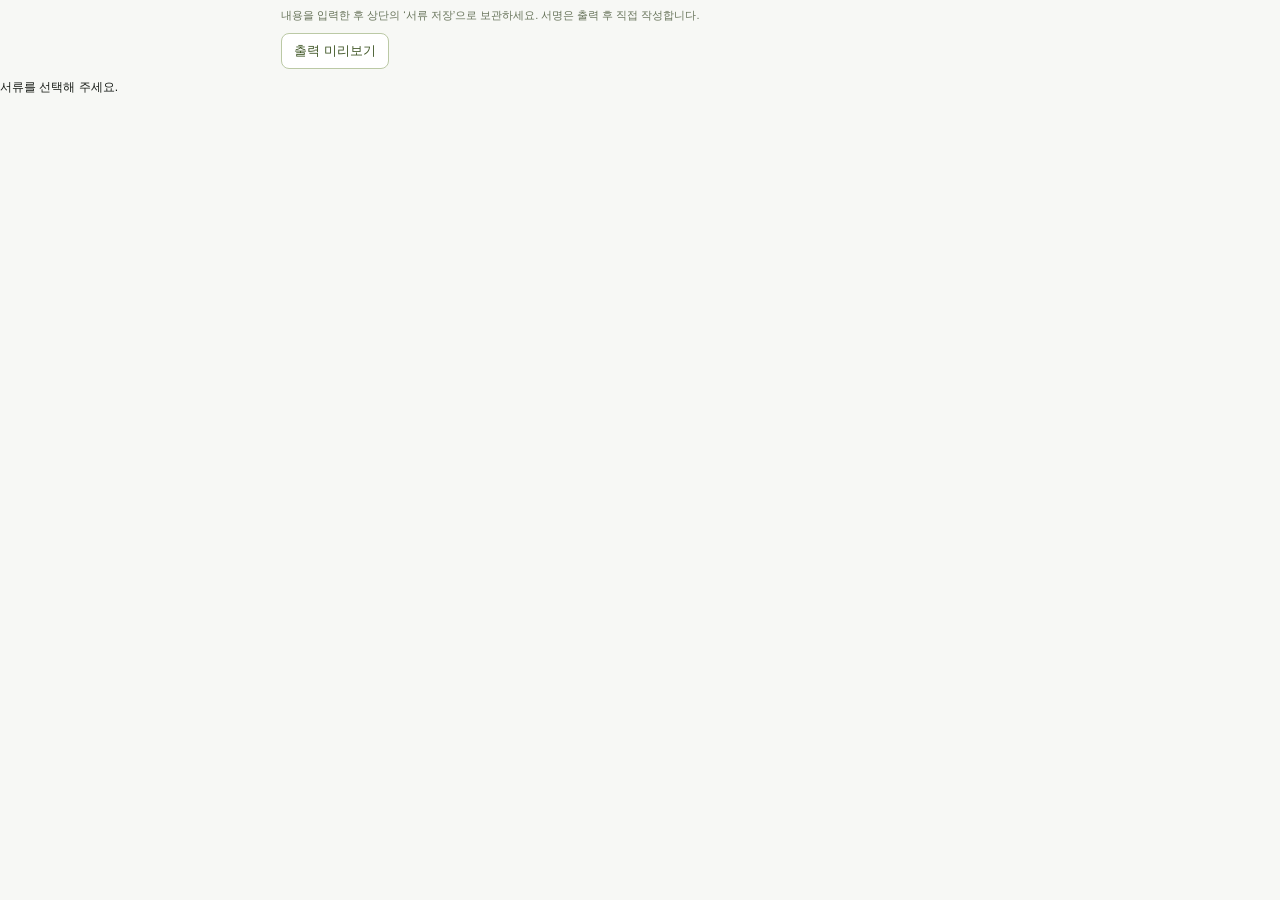
<file: document-forms.html>
<!doctype html><html lang="ko"><head><meta charset="utf-8"><meta name="viewport" content="width=device-width,initial-scale=1"><title>안전서류 작성</title><link rel="stylesheet" href="document-forms.css?v=field109"><link rel="stylesheet" href="document-tool-theme.css?v=docs20"></head><body><div class="guide">내용을 입력한 후 상단의 ‘서류 저장’으로 보관하세요. 서명은 출력 후 직접 작성합니다.</div><div class="preview-controls"><button id="previewToggle" type="button">출력 미리보기</button><span id="pageHint"></span></div><div id="notice" role="status"></div><main id="form"></main><script src="document-forms.js?v=field109"></script></body></html>
</file>
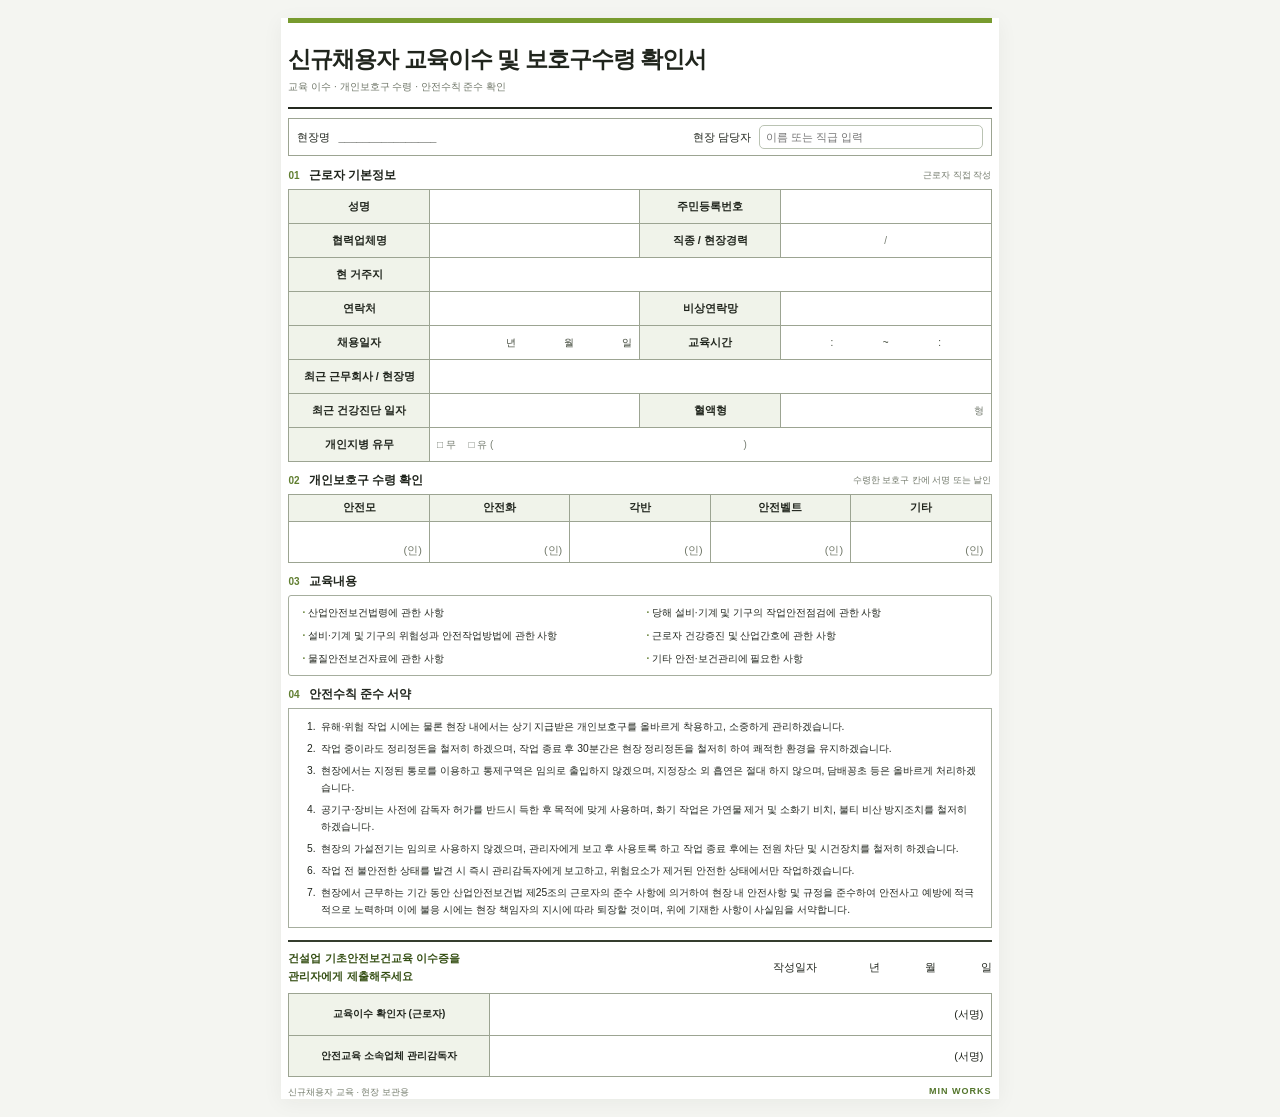
<file: new-hire-print.html>
<!doctype html><html lang="ko"><head><meta charset="utf-8"><meta name="viewport" content="width=device-width,initial-scale=1"><title>신규채용자 교육이수 및 보호구수령 확인서</title><style>
*{box-sizing:border-box}body{margin:0;background:#f4f5f1;color:#20251d;font-family:Inter,Pretendard,-apple-system,BlinkMacSystemFont,"Segoe UI","Noto Sans KR","Malgun Gothic",sans-serif}.sheet{width:190mm;min-height:275mm;padding:0;margin:18px auto;background:white}header{border-top:5px solid #789b2f;padding:14px 0 13px;border-bottom:2px solid #24291f}.brand{font-size:10px;letter-spacing:2px;font-weight:800;color:#59752b}h1{font-size:23px;letter-spacing:-1px;margin:7px 0 5px}header p{font-size:10px;color:#6f7668;margin:0}.section-title{display:flex;gap:9px;align-items:center;font-size:12px;font-weight:800;margin:10px 0 5px}.section-title b{font-size:10px;color:#607e30}.section-title small{margin-left:auto;font-weight:400;font-size:9px;color:#72796b}table{width:100%;border-collapse:collapse;table-layout:fixed;font-size:11px}th,td{border:1px solid #9ca492;height:9mm;padding:4px 7px}th{background:#f0f3ea;font-weight:600;text-align:center}td{background:white}.hint{color:#747b6f;font-size:10px}.space{display:inline-block;min-width:38px}.ppe th{height:7mm}.ppe td{height:11mm;text-align:right;color:#717869;vertical-align:bottom}.education{border:1px solid #a6ae9e;border-radius:3px;padding:9px 13px;display:grid;grid-template-columns:1fr 1fr;gap:8px 13px;font-size:10px;line-height:1.5}.education div:before{content:'· ';color:#607e30;font-weight:bold}.pledges{margin:0;padding:10px 14px 8px 29px;border:1px solid #a6ae9e;font-size:10.3px;line-height:1.65}.pledges li{padding-left:3px;margin:0 0 5px}.pledges li:last-child{margin-bottom:0}.signbox{margin-top:12px;border-top:2px solid #353d2e}.signbox td{height:11mm}.signbox th{width:53mm;font-size:10px}.date{text-align:right;padding:10px 12px;font-size:11px}.date span{display:inline-block;width:17mm}footer{margin-top:9px;display:flex;justify-content:space-between;font-size:9px;color:#747c6c}footer strong{letter-spacing:1px;color:#53752b}@page{size:A4 portrait;margin:10mm}@media print{html,body{background:#fff}.sheet{margin:0;width:190mm;min-height:0;break-inside:avoid}th{-webkit-print-color-adjust:exact;print-color-adjust:exact}}@media screen{.sheet{box-shadow:0 4px 20px #24300b0d;padding:0 2mm}}
.hand-date,.hand-time{display:flex;align-items:center;gap:4px;width:100%;color:#40483a}.hand-date i{flex:1;height:20px}.hand-date i:first-child{flex:1.6}.hand-time i{flex:1;height:20px}.hand-time b{font-weight:400;margin:0 3px}.date-row{display:flex;align-items:center;justify-content:space-between;gap:10px;padding:8px 0}.date-row strong{font-size:11px;line-height:1.6;color:#354f14}.date-row .date{white-space:nowrap;padding:0}.date-row .date span{width:11mm}</style><style>
.training-context{display:grid;grid-template-columns:minmax(0,1fr) minmax(0,.75fr);gap:10px;align-items:center;margin:9px 0 11px;padding:6px 8px;border:1px solid #9ca492;font-size:11px}
.training-context div,.training-context label{display:flex;gap:8px;align-items:center;min-width:0}
.training-context span{white-space:nowrap}
.training-context b{overflow-wrap:anywhere}
.training-context label{white-space:nowrap}
.training-context input{width:100%;min-width:0;font:inherit;color:inherit;padding:5px 6px;border:1px solid #bac3b3;border-radius:5px}
.training-manager-print{display:none}
@media print{
  .training-context{margin:6px 0 8px}
  .training-context input{display:none}
  .training-manager-print{display:inline;white-space:normal;overflow-wrap:anywhere}
  .sheet header{padding:10px 0}
  .sheet .signbox{margin-top:8px}
}
</style></head><body><article class="sheet"><header><h1>신규채용자 교육이수 및 보호구수령 확인서</h1><p>교육 이수 · 개인보호구 수령 · 안전수칙 준수 확인</p></header><div class="training-context"><div><span>현장명</span><b data-training-site></b></div><label>현장 담당자 <input data-training-manager autocomplete="off" placeholder="이름 또는 직급 입력"></label></div>
<div class="section-title"><b>01</b> 근로자 기본정보 <small>근로자 직접 작성</small></div>
<table><colgroup><col style="width:20%"><col style="width:30%"><col style="width:20%"><col style="width:30%"></colgroup>
<tr><th>성명</th><td></td><th>주민등록번호</th><td></td></tr>
<tr><th>협력업체명</th><td></td><th>직종 / 현장경력</th><td class="hint" style="text-align:center">/</td></tr>
<tr><th>현 거주지</th><td colspan="3"></td></tr>
<tr><th>연락처</th><td></td><th>비상연락망</th><td></td></tr>
<tr><th>채용일자</th><td class="hint"><div class="hand-date"><i></i>년<i></i>월<i></i>일</div></td><th>교육시간</th><td class="hint"><div class="hand-time"><i></i>:<i></i><b>~</b><i></i>:<i></i></div></td></tr>
<tr><th>최근 근무회사 / 현장명</th><td colspan="3"></td></tr>
<tr><th>최근 건강진단 일자</th><td></td><th>혈액형</th><td class="hint" style="text-align:right">형</td></tr>
<tr><th>개인지병 유무</th><td colspan="3" class="hint">□ 무　 □ 유 (　　　　　　　　　　　　　　　　　　　　　　　　　)</td></tr></table>
<div class="section-title"><b>02</b> 개인보호구 수령 확인 <small>수령한 보호구 칸에 서명 또는 날인</small></div>
<table class="ppe"><tr><th>안전모</th><th>안전화</th><th>각반</th><th>안전벨트</th><th>기타</th></tr><tr><td>(인)</td><td>(인)</td><td>(인)</td><td>(인)</td><td>(인)</td></tr></table>
<div class="section-title"><b>03</b> 교육내용</div><div class="education"><div>산업안전보건법령에 관한 사항</div><div>당해 설비·기계 및 기구의 작업안전점검에 관한 사항</div><div>설비·기계 및 기구의 위험성과 안전작업방법에 관한 사항</div><div>근로자 건강증진 및 산업간호에 관한 사항</div><div>물질안전보건자료에 관한 사항</div><div>기타 안전·보건관리에 필요한 사항</div></div>
<div class="section-title"><b>04</b> 안전수칙 준수 서약</div><ol class="pledges"><li>유해·위험 작업 시에는 물론 현장 내에서는 상기 지급받은 개인보호구를 올바르게 착용하고, 소중하게 관리하겠습니다.</li><li>작업 중이라도 정리정돈을 철저히 하겠으며, 작업 종료 후 30분간은 현장 정리정돈을 철저히 하여 쾌적한 환경을 유지하겠습니다.</li><li>현장에서는 지정된 통로를 이용하고 통제구역은 임의로 출입하지 않겠으며, 지정장소 외 흡연은 절대 하지 않으며, 담배꽁초 등은 올바르게 처리하겠습니다.</li><li>공기구·장비는 사전에 감독자 허가를 반드시 득한 후 목적에 맞게 사용하며, 화기 작업은 가연물 제거 및 소화기 비치, 불티 비산 방지조치를 철저히 하겠습니다.</li><li>현장의 가설전기는 임의로 사용하지 않겠으며, 관리자에게 보고 후 사용토록 하고 작업 종료 후에는 전원 차단 및 시건장치를 철저히 하겠습니다.</li><li>작업 전 불안전한 상태를 발견 시 즉시 관리감독자에게 보고하고, 위험요소가 제거된 안전한 상태에서만 작업하겠습니다.</li><li>현장에서 근무하는 기간 동안 산업안전보건법 제25조의 근로자의 준수 사항에 의거하여 현장 내 안전사항 및 규정을 준수하여 안전사고 예방에 적극적으로 노력하며 이에 불응 시에는 현장 책임자의 지시에 따라 퇴장할 것이며, 위에 기재한 사항이 사실임을 서약합니다.</li></ol>
<div class="signbox"><div class="date-row"><strong>건설업 기초안전보건교육 이수증을<br>관리자에게 제출해주세요</strong><div class="date">작성일자　<span></span>년 <span></span>월 <span></span>일</div></div><table><tr><th>교육이수 확인자 (근로자)</th><td style="text-align:right">(서명)</td></tr><tr><th>안전교육 소속업체 관리감독자</th><td style="text-align:right">(서명)</td></tr></table></div><footer><span>신규채용자 교육 · 현장 보관용</span><strong>MIN WORKS</strong></footer></article><script src="training-print.js?v=field109"></script></body></html>
</file>
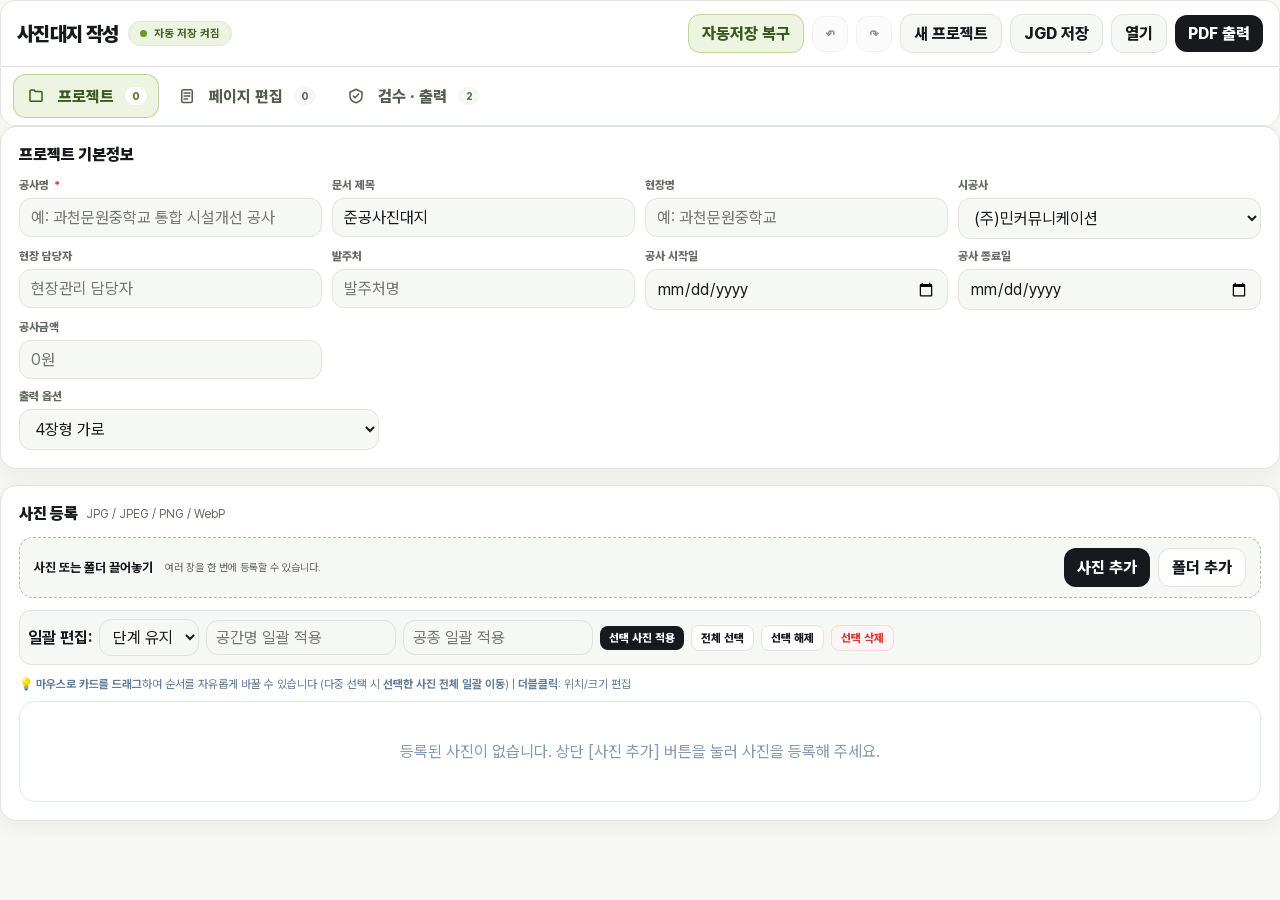
<file: photo-ledger-pro-v1.html>
<!doctype html>
<html lang="ko">
<head>
<meta charset="utf-8">
<meta name="viewport" content="width=device-width,initial-scale=1">
<title>사진대지 작성</title>
<style>
:root{
  --navy:#102a43;
  --navy-dark:#0a192f;
  --blue:#1685f8;
  --cyan:#22cde8;
  --bg:#f4f7fb;
  --card:#fff;
  --text:#1f2d3d;
  --muted:#6b7c93;
  --line:#e2e8f0;
  --danger:#d93838;
  --good:#16a579;
  --shadow:0 12px 34px rgba(16,42,67,.07);
  --shadow-hover:0 16px 38px rgba(22,133,248,.12);
  --radius:18px;
}
*{box-sizing:border-box}
html,body{margin:0;min-height:100%;font-family:Pretendard,"Noto Sans KR","Malgun Gothic",Arial,sans-serif;color:var(--text);background:var(--bg);-webkit-print-color-adjust:exact;print-color-adjust:exact}
button,input,select,textarea{font:inherit}
button{cursor:pointer}
button:disabled{opacity:.45;cursor:not-allowed}

/* 스크롤바 */
::-webkit-scrollbar{width:6px;height:6px}
::-webkit-scrollbar-track{background:transparent}
::-webkit-scrollbar-thumb{background:#cbd5e1;border-radius:99px}
::-webkit-scrollbar-thumb:hover{background:#94a3b8}

body{padding-left:228px;padding-top:76px}
.grow{flex:1}

/* Topbar */
.topbar{height:76px;left:228px;right:0;top:0;position:fixed;background:rgba(255,255,255,.95);backdrop-filter:blur(18px);color:var(--text);padding:0 24px;border-bottom:1px solid var(--line);display:flex;align-items:center;gap:9px;z-index:80}
.page-heading{display:flex;align-items:center;gap:10px}
.topbar .brand{font-size:18px;font-weight:900;color:var(--navy)}
.version{font-size:11px;color:#627d98;background:#f0f4f8;border:1px solid #d9e2ec;border-radius:99px;padding:3px 8px;font-weight:700}
.save-pill{display:flex;align-items:center;gap:7px;background:#f0f9ff;border:1px solid #d0ebff;border-radius:999px;padding:5px 11px;margin-left:4px}
.save-pill i{width:7px;height:7px;border-radius:50%;background:#22c78c;box-shadow:0 0 0 4px rgba(34,199,140,.15)}
.save-state{color:#486581;font-size:11px;font-weight:700;max-width:200px;white-space:nowrap;overflow:hidden;text-overflow:ellipsis}
.btn{border:1px solid #d9e2ec;background:#fff;color:#334e68;border-radius:12px;padding:9px 13px;font-weight:800;box-shadow:0 2px 6px rgba(0,0,0,.03);transition:.16s ease;white-space:nowrap}
.btn:hover{transform:translateY(-1px);border-color:#bcccdc;box-shadow:0 6px 14px rgba(0,0,0,.07)}
.btn.primary{border:0;background:linear-gradient(135deg,var(--blue),var(--cyan));color:#fff;box-shadow:0 6px 18px rgba(22,133,248,.25)}
.btn.soft{background:#f8fafc;border-color:#e2e8f0}
.btn.ghost-soft{background:#eef7ff;color:#1574d0;border-color:#cfe6fc}
.btn.danger{color:var(--danger);background:#fff5f5;border-color:#fed7d7}
.btn.danger:hover{background:#fee2e2;border-color:#fca5a5}
.btn.small{padding:5px 9px;font-size:11.5px;border-radius:8px}
.iconbtn{width:36px;height:36px;padding:0;display:inline-flex;align-items:center;justify-content:center}

/* Sidebar Nav */
.tabs{position:fixed;left:0;top:0;bottom:0;width:228px;height:100vh;display:flex;flex-direction:column;align-items:stretch;background:#fff;border-right:1px solid var(--line);padding:18px 14px;z-index:90;box-shadow:6px 0 20px rgba(0,0,0,.02)}
.side-brand{display:flex;align-items:center;gap:10px;padding:4px 8px 24px}
.brand-mark{width:38px;height:38px;border-radius:12px;background:linear-gradient(145deg,var(--navy),#243b53);color:#fff;display:grid;place-items:center;font-size:20px;font-weight:950;box-shadow:0 6px 16px rgba(16,42,67,.25)}
.side-brand b{display:block;font-size:15px;color:var(--navy)}
.side-brand small{display:block;font-size:8.5px;letter-spacing:.12em;color:#829ab1;margin-top:2px;font-weight:800}
.side-label{padding:0 10px 8px;font-size:9px;font-weight:900;letter-spacing:.14em;color:#9fb3c8}
.tab{display:flex;align-items:center;gap:11px;border:0;background:transparent;padding:11px 12px;margin:2px 0;border-radius:13px;color:#627d98;font-weight:800;text-align:left;transition:.15s}
.tab:hover{background:#f0f4f8;color:var(--navy)}
.tab.active{color:#1574d0;background:linear-gradient(90deg,#edf7ff,#f6fcff);box-shadow:inset 0 0 0 1px #d0ebff}
.tab .badge{margin-left:auto;background:#edf2f7;color:#627d98;min-width:22px;text-align:center;padding:3px 6px;border-radius:99px;font-size:10px}
.tab.active .badge{background:#fff;color:var(--blue)}
.nav-icon{width:22px;height:22px;display:grid;place-items:center}
.nav-icon svg{width:18px;height:18px;fill:none;stroke:currentColor;stroke-width:2;stroke-linecap:round;stroke-linejoin:round}
.side-tip{margin-top:auto;background:linear-gradient(145deg,#f8fafc,#f0f7fc);border:1px solid #e2e8f0;border-radius:16px;padding:12px}
.side-tip b{font-size:11px;color:var(--navy);display:block;margin-bottom:6px}
.side-tip span{display:block;font-size:9.5px;color:#627d98;line-height:1.7}

/* Workspace */
.workspace{padding:24px 28px 60px;max-width:1700px;margin:0 auto}
.view{display:none;animation:viewfade .2s ease}
.view.active{display:block}
@keyframes viewfade{from{opacity:.4;transform:translateY(3px)}to{opacity:1;transform:none}}

.panel{border:1px solid var(--line);border-radius:var(--radius);padding:18px;background:#fff;box-shadow:var(--shadow);margin-bottom:16px}
.section-head{display:flex;align-items:center;gap:8px;margin-bottom:14px}
.section-title{margin:0;font-size:16px;font-weight:900;color:var(--navy);white-space:nowrap}
.muted{color:var(--muted);font-size:12px}
.hint{font-size:11.5px;color:#829ab1}
.divider{height:1px;background:#e2e8f0;margin:12px 0}

.grid2{display:grid;grid-template-columns:1fr 1fr;gap:14px}
.grid3{display:grid;grid-template-columns:repeat(3,1fr);gap:14px}
.project-fields{display:grid;grid-template-columns:repeat(4,minmax(0,1fr));gap:10px}
.project-fields .field{margin-bottom:0}
.compact-settings{display:grid;grid-template-columns:minmax(220px,360px) minmax(220px,360px);gap:10px;margin-top:10px}
.compact-settings .field{margin-bottom:0}
.field{margin-bottom:11px}
.field label{display:flex;align-items:center;gap:5px;font-size:11.5px;font-weight:800;color:#486581;margin-bottom:6px}
.req{color:var(--danger)}
.field input,.field select,.field textarea,.toolbar input,.toolbar select,.prop-row input,.prop-row select{
  width:100%;border:1px solid #d9e2ec;border-radius:12px;padding:9px 11px;background:#f8fafc;color:var(--text);transition:.16s;outline:none;
}
.field input:focus,.field select:focus,.field textarea:focus,.toolbar input:focus,.toolbar select:focus{
  border-color:#6ab8ff;box-shadow:0 0 0 4px rgba(22,133,248,.09);background:#fff;
}
.checkline{display:flex;gap:8px;align-items:center;font-size:12.5px;margin:8px 0;background:#f8fafc;padding:9px 12px;border-radius:12px;border:1px solid #e2e8f0}
.checkline input{width:auto}

/* 날짜 3단 스마트 입력기 */
.date-split-box{display:flex;align-items:center;gap:6px;background:#f8fafc;border:1px solid #d9e2ec;border-radius:12px;padding:4px 8px}
.date-split-box input{border:0;background:transparent;text-align:center;padding:5px 2px;font-weight:800;color:var(--navy);outline:none;width:auto}
.date-split-box input.year{width:54px}
.date-split-box input.month,.date-split-box input.day{width:34px}
.date-split-box span{color:#94a3b8;font-weight:700;font-size:12px}

/* Workflow Hero */
.hero-panel{display:grid;grid-template-columns:minmax(300px,.85fr) minmax(540px,1.15fr);gap:28px;align-items:center;background:linear-gradient(135deg,#fff 0%,#f8fcff 60%,#edf7ff 100%);border:1px solid #d0e2ec;border-radius:24px;padding:24px 26px;margin-bottom:16px;box-shadow:var(--shadow);position:relative;overflow:hidden}
.eyebrow{font-size:9.5px;font-weight:900;letter-spacing:.15em;color:var(--blue)}
.hero-copy h1{margin:6px 0 8px;font-size:22px;letter-spacing:-.03em;color:var(--navy)}
.hero-copy p{margin:0;color:#627d98;font-size:12px;line-height:1.65}
.workflow-card{position:relative;z-index:2}
.workflow-head{display:flex;justify-content:space-between;align-items:center;font-size:11.5px;color:#486581;font-weight:700}
.workflow-head span{font-weight:900;color:var(--blue)}
.workflow-line{height:5px;background:#e2e8f0;border-radius:99px;overflow:hidden;margin:8px 0 14px}
.workflow-line i{display:block;height:100%;width:0;background:linear-gradient(90deg,var(--blue),var(--cyan));border-radius:inherit;transition:.3s}
.workflow-steps{display:grid;grid-template-columns:repeat(5,1fr);gap:7px}
.workflow-steps button{border:0;background:transparent;text-align:left;padding:5px;cursor:pointer;color:#829ab1}
.workflow-steps button>span{width:24px;height:24px;border-radius:8px;background:#e2e8f0;display:grid;place-items:center;font-size:10px;font-weight:900;margin-bottom:5px;color:#486581}
.workflow-steps button b{display:block;color:#334e68;font-size:10.5px}
.workflow-steps button small{font-size:8px;color:#9fb3c8}
.workflow-steps button.done>span{background:#e3fcef;color:#0e7c57}
.workflow-steps button.active>span{background:linear-gradient(135deg,var(--blue),var(--cyan));color:#fff;box-shadow:0 4px 10px rgba(22,133,248,.25)}
.workflow-steps button.active b{color:var(--blue)}
.workflow-next{margin-top:12px;width:100%}

/* Stats */
.stat-row{display:grid;grid-template-columns:repeat(6,minmax(105px,1fr));gap:10px}
.stat{background:linear-gradient(145deg,#fff,#f8fafc);border:1px solid #e2e8f0;border-radius:16px;padding:13px;position:relative;overflow:hidden}
.stat strong{display:block;font-size:21px;color:var(--navy);font-weight:900}
.stat span{font-size:9.5px;color:#829ab1;font-weight:800;letter-spacing:.04em}

/* Recent list */
.recent-list{display:grid;grid-template-columns:repeat(auto-fill,minmax(230px,1fr));gap:10px}
.recent-card{border:1px solid #e2e8f0;border-radius:14px;padding:12px;background:#fff;box-shadow:0 3px 10px rgba(0,0,0,.02);transition:.16s}
.recent-card:hover{transform:translateY(-2px);box-shadow:var(--shadow-hover)}
.recent-card b{display:block;color:var(--navy);white-space:nowrap;overflow:hidden;text-overflow:ellipsis;font-size:13px}
.recent-card small{display:block;color:#829ab1;margin-top:3px;font-size:11px}
.recent-actions{display:flex;gap:6px;margin-top:9px}

/* Photos View */
.dropzone{border:1.5px dashed #bcd0e2;border-radius:20px;padding:26px;text-align:center;background:linear-gradient(145deg,#f8fcff,#f0f7fd);transition:.15s}
.dropzone.compact{padding:10px 14px;border-radius:14px;display:flex;align-items:center;gap:12px;text-align:left}
.dropzone.compact strong{font-size:13px;margin:0;white-space:nowrap}
.dropzone.compact .muted{font-size:10.5px}
.dropzone.compact .drop-actions{margin:0 0 0 auto;flex-wrap:nowrap}
.compact-toolbar input,.compact-toolbar select{width:auto;min-width:125px;max-width:190px;padding:7px 9px}
.compact-toolbar{margin:8px 0}
.dropzone.drag{border-color:var(--blue);background:#e8f4fd;transform:translateY(-1px)}
.dropzone strong{display:block;font-size:15px;margin-bottom:5px;color:var(--navy)}
.drop-actions{margin-top:12px;display:flex;justify-content:center;gap:8px;flex-wrap:wrap}
.toolbar{display:flex;gap:7px;align-items:center;flex-wrap:wrap;margin:12px 0}
.toolbar .spacer{flex:1}

.photo-grid{display:grid;grid-template-columns:repeat(auto-fill,minmax(230px,1fr));gap:14px;user-select:none;-webkit-user-select:none;position:relative}
.photo-card{background:#fff;border:1.5px solid #e2e8f0;border-radius:16px;overflow:hidden;box-shadow:0 4px 14px rgba(16,42,67,.04);position:relative;cursor:grab;transition:.15s}
.photo-card:hover{transform:translateY(-2px);box-shadow:var(--shadow-hover);border-color:#b4d5fe}
.photo-card.selected{border-color:#1685f8;box-shadow:0 0 0 3px rgba(22,133,248,.12),0 10px 22px rgba(22,133,248,.15)}
.photo-card.dragging{opacity:.35;border:2px dashed #1685f8}
.photo-card.drag-over{border-color:#1685f8;box-shadow:0 0 0 3px rgba(22,133,248,.25);transform:scale(1.02)}

.photo-thumb{
  aspect-ratio:1.589;
  background:#edf2f7;
  overflow:hidden;
  position:relative;
  display:flex;
  align-items:center;
  justify-content:center;
}
.photo-thumb img{
  pointer-events:none;
}
.photo-thumb .suggest{position:absolute;right:7px;top:7px;background:linear-gradient(135deg,var(--navy),#243b53);color:#fff;border-radius:6px;padding:3px 6px;font-size:9.5px;font-weight:800;z-index:3}
.photo-body{padding:11px}
.photo-name{font-size:12px;font-weight:900;white-space:nowrap;overflow:hidden;text-overflow:ellipsis;margin-bottom:6px;color:var(--navy)}
.photo-meta{font-size:10px;color:#829ab1;display:flex;justify-content:space-between;margin-bottom:6px}
.photo-body select,.photo-body input{width:100%;border:1px solid #d9e2ec;border-radius:8px;padding:6px 8px;font-size:11.5px;margin-top:5px;background:#f8fafc}
.photo-footer{display:flex;gap:5px;margin-top:7px;flex-wrap:wrap}
.check{position:absolute;left:8px;top:8px;background:rgba(255,255,255,.92);backdrop-filter:blur(4px);border-radius:8px;padding:4px;box-shadow:0 2px 8px rgba(0,0,0,.15);z-index:4;cursor:pointer}
.check input{cursor:pointer;width:auto}
.warn-dot{width:8px;height:8px;border-radius:50%;background:#f59f00;display:inline-block;margin-left:5px}

/* Drag Select Box */
.drag-select-box{position:fixed;border:1.5px solid #1685f8;background:rgba(22,133,248,.14);backdrop-filter:blur(1px);pointer-events:none;z-index:9999;border-radius:6px;display:none;box-shadow:0 2px 10px rgba(22,133,248,.2)}

/* Selection Dock */
.selection-dock{position:fixed;left:50%;bottom:22px;transform:translateX(calc(-50% + 114px)) translateY(110px);z-index:120;background:rgba(16,42,67,.95);backdrop-filter:blur(16px);color:#fff;border:1px solid rgba(255,255,255,.12);box-shadow:0 18px 50px rgba(16,42,67,.3);border-radius:18px;padding:9px 12px 9px 16px;display:flex;align-items:center;gap:7px;transition:.24s ease;opacity:0;pointer-events:none}
.selection-dock.open{transform:translateX(calc(-50% + 114px)) translateY(0);opacity:1;pointer-events:auto}
.selection-dock b{display:block;font-size:11.5px}
.selection-dock small{display:block;font-size:8.5px;color:#9fb3c8}
.selection-dock button{border:1px solid rgba(255,255,255,.16);background:rgba(255,255,255,.09);color:#fff;padding:7px 10px;border-radius:10px;font-size:10.5px;font-weight:800}
.selection-dock button:hover{background:rgba(255,255,255,.18)}

/* Preview & Page Shell */
.preview-shell{display:grid;grid-template-columns:270px minmax(680px,1fr) 280px;gap:14px;align-items:start}
.page-list,.preview-properties{position:sticky;top:96px}
.page-list{max-height:calc(100vh - 120px);overflow-y:auto;padding:14px}
.page-list .section-head{margin-bottom:10px}
.page-mini{
  width:100%;
  border:1.5px solid #d9e2ec;
  border-radius:14px;
  padding:10px;
  margin-bottom:10px;
  background:#fff;
  font-size:11px;
  text-align:left;
  cursor:grab;
  transition:.15s;
  overflow:hidden;
  position:relative;
  user-select:none;
}
.page-mini:hover{border-color:#b4d5fe;background:#fbfdff}
.page-mini.active{border-color:#1685f8;background:#f0f7ff;box-shadow:0 4px 12px rgba(22,133,248,.12)}
.page-mini.page-dragging{opacity:.35;border:2px dashed #1685f8}
.page-mini.page-drag-over{border-color:#1685f8;box-shadow:0 0 0 3px rgba(22,133,248,.25);transform:scale(1.02)}

.page-mini-del-btn{
  position:absolute;
  right:6px;
  top:6px;
  width:22px;
  height:22px;
  border-radius:6px;
  background:#fee2e2;
  color:var(--danger);
  border:1px solid #fecaca;
  display:grid;
  place-items:center;
  font-size:11px;
  font-weight:900;
  opacity:0;
  transition:.15s;
  z-index:10;
}
.page-mini:hover .page-mini-del-btn{opacity:1}
.page-mini-del-btn:hover{background:var(--danger);color:#fff}

/* 페이지 목록 썸네일 그리드 */
.page-thumb-grid{
  display:grid;
  gap:4px;
  margin-top:7px;
  background:#e2e8f0;
  padding:4px;
  border-radius:8px;
  width:100%;
}
.page-thumb-grid.cols-1{grid-template-columns:1fr}
.page-thumb-grid.cols-2{grid-template-columns:1fr 1fr}
.page-thumb-grid.cols-3{grid-template-columns:1fr 1fr 1fr}

.page-thumb-cell{
  width:100%;
  aspect-ratio:1.589;
  background:#cbd5e1;
  border-radius:4px;
  overflow:hidden;
  display:flex;
  align-items:center;
  justify-content:center;
  position:relative;
}
.page-thumb-cell img{
  pointer-events:none;
}
.page-thumb-cell.empty{
  background:#e2e8f0;
}

.preview-center{background:linear-gradient(145deg,#e9edf2,#f2f5f8);border-radius:22px;border:1px solid #d9e2ec;padding:20px 10px 40px;overflow:auto;min-height:75vh;display:flex;justify-content:center}
.prop-row{display:grid;grid-template-columns:85px 1fr;gap:8px;align-items:center;margin-bottom:9px;font-size:11.5px}
.prop-row label{color:#486581;font-weight:800}
.prop-actions{display:flex;flex-direction:column;gap:6px;margin-top:10px}

/* Print Pages: A4 Landscape / Portrait */
.print-page{
  width:297mm;
  height:209.5mm;
  background:#fff;
  box-shadow:0 12px 36px rgba(16,42,67,.16);
  position:relative;
  overflow:hidden;
  transform-origin:top center;
  color:#1f2d3d;
  page-break-after:always;
  break-after:page;
  page-break-inside:avoid;
  break-inside:avoid;
}
.print-page.orientation-portrait{width:210mm;height:297mm}
.page-rotator{position:absolute;inset:0;width:100%;height:100%;overflow:hidden}
.orientation-portrait .page-rotator{position:absolute;inset:0;width:210mm;height:297mm;overflow:hidden;transform:none}
/* A4 세로 전용 안전 레이아웃: 회전 없이 실제 세로 용지 안에 구성한다. */
.orientation-portrait .page-inner{left:20mm;right:20mm;top:25mm;bottom:25mm}
.orientation-portrait .slots{gap:5mm;padding-top:5mm}
.orientation-portrait .slots.layout-2{grid-template-columns:1fr;grid-template-rows:1fr 1fr}
.orientation-portrait .slots.layout-4{grid-template-columns:1fr 1fr;grid-template-rows:1fr 1fr}
.orientation-portrait .slots.layout-6{grid-template-columns:1fr 1fr;grid-template-rows:repeat(3,1fr);gap:4mm}
.orientation-portrait .doc-header{height:15mm;padding-bottom:2mm}
.orientation-portrait .doc-title{font-size:12.5pt}
.orientation-portrait .doc-context{font-size:7.8pt}
.orientation-portrait .caption{height:8.5mm;padding:1.2mm 2mm;font-size:7.5pt;grid-template-columns:16mm 1fr}
.orientation-portrait .frame{background:#fff}
.orientation-portrait .footer{height:6mm;margin-top:3mm;padding-top:1.5mm}
.page-inner{position:absolute;left:15mm;right:15mm;top:13mm;bottom:12mm;display:flex;flex-direction:column}
.doc-header{height:14mm;border-bottom:.6mm solid var(--navy);display:flex;justify-content:space-between;align-items:flex-end;padding-bottom:2.5mm}
.doc-title{font-size:14pt;font-weight:900;color:var(--navy);letter-spacing:-.02em}
.doc-context{text-align:right;font-size:8.5pt;line-height:1.4;color:#334e68;font-weight:700}
.slots{flex:1;display:grid;gap:4.5mm;padding-top:4.5mm;min-height:0}
.slots.layout-1{grid-template-columns:1fr;grid-template-rows:1fr}
.slots.layout-2{grid-template-columns:1fr 1fr;grid-template-rows:1fr}
.slots.layout-4{grid-template-columns:1fr 1fr;grid-template-rows:1fr 1fr}
.slots.layout-6{grid-template-columns:1fr 1fr 1fr;grid-template-rows:1fr 1fr;gap:3.5mm}

.slot{
  border:.35mm solid #cfd8e3;
  display:flex;
  flex-direction:column;
  min-height:0;
  overflow:hidden;
  background:#fff;
  cursor:grab;
  position:relative;
  transition:.15s;
  user-select:none;
}
.slot.slot-drag-over{
  border:2.5px dashed #1685f8!important;
  background:#edf7ff!important;
  box-shadow:0 0 0 3px rgba(22,133,248,.2);
}
.slot.dragging{
  opacity:.35;
  border:2px dashed #1685f8;
}

.frame{
  flex:1;
  min-height:0;
  background:#f8fafc;
  overflow:hidden;
  position:relative;
  display:flex;
  align-items:center;
  justify-content:center;
}
.frame img{
  pointer-events:none;
}

.caption{height:10.5mm;border-top:.35mm solid #d9e2ec;padding:1.8mm 3mm;font-size:8.5pt;display:grid;grid-template-columns:20mm 1fr;align-items:center;gap:2mm;overflow:hidden;background:#fff}
.layout-6 .caption{height:8.5mm;font-size:7.5pt;grid-template-columns:16mm 1fr;padding:1.2mm 2mm}
.caption .num{font-weight:900;color:var(--navy)}
.caption .txt{font-weight:700;color:#243b53;white-space:nowrap;overflow:hidden;text-overflow:ellipsis}
.footer{height:7mm;border-top:.3mm solid #d9e2ec;margin-top:3.5mm;padding-top:2mm;display:flex;justify-content:space-between;font-size:7.5pt;color:#829ab1;font-weight:700}
.empty-slot{background:#f8fafc;color:#9fb3c8;display:flex;align-items:center;justify-content:center;font-size:9pt;font-weight:700}

/* ========================================================
   순수 코딩 벡터 기반 고정 표지 디자인 (첨부 이미지 100% 일치)
   ======================================================== */
.cover-page{
  background:#ffffff!important;
  position:relative;
  overflow:hidden;
  width:297mm;
  height:209.5mm;
}
.cover-top-line-svg{
  position:absolute;
  left:0;
  top:0;
  width:100%;
  height:24mm;
  pointer-events:none;
  z-index:2;
}
.cover-bottom-poly-svg{
  position:absolute;
  right:0;
  bottom:0;
  width:150mm;
  height:150mm;
  pointer-events:none;
  z-index:1;
}
.cover-body{
  position:relative;
  z-index:5;
  height:100%;
  padding:25mm 22mm 14mm;
  display:flex;
  flex-direction:column;
  justify-content:space-between;
}
.cover-title-box{
  margin-left:0;
}
.cover-title-main-row{
  display:flex;
  align-items:center;
  gap:5mm;
}
.cover-title-bar{
  width:3.6mm;
  height:17.5mm;
  background:var(--navy);
}
.cover-title-text{
  font-size:37pt;
  font-weight:950;
  color:var(--navy);
  letter-spacing:-0.5px;
  line-height:1;
}
.cover-title-sub-bar{
  width:116mm;
  height:0.4mm;
  background:var(--navy);
  margin:4.5mm 0 3.2mm 8.6mm;
}
.cover-title-eng{
  margin-left:8.6mm;
  font-size:8.8pt;
  font-weight:800;
  letter-spacing:7px;
  color:#334e68;
}

.cover-card-container{
  width:184mm;
  background:#ffffff;
  border:1.2px solid #e2e8f0;
  border-radius:18px;
  box-shadow:0 4px 20px rgba(16,42,67,0.03);
  padding:3mm 6mm;
}
.orientation-portrait.cover-page{width:210mm;height:297mm}
.orientation-portrait .cover-body{padding:32mm 20mm 26mm}
.orientation-portrait .cover-card-container{width:100%}
.orientation-portrait .cover-title-text{font-size:29pt}
.orientation-portrait .cover-title-sub-bar{width:88mm}
.orientation-portrait .cover-bottom-poly-svg{width:120mm;height:120mm}
.cover-card-row{
  display:grid;
  grid-template-columns:12mm 24mm 5mm 1fr;
  align-items:center;
  padding:3.8mm 0;
  border-bottom:1px solid #edf2f7;
}
.cover-card-row:last-child{
  border-bottom:0;
}
.cover-card-badge{
  width:8.8mm;
  height:8.8mm;
  border-radius:50%;
  background:var(--navy);
  display:grid;
  place-items:center;
}
.cover-card-badge svg{
  width:4.8mm;
  height:4.8mm;
  stroke:#ffffff;
  stroke-width:2.2;
  fill:none;
  stroke-linecap:round;
  stroke-linejoin:round;
}
.cover-card-label{
  font-size:11.5pt;
  font-weight:900;
  color:var(--navy);
  letter-spacing:1px;
}
.cover-card-sep{
  color:#cbd5e1;
  font-size:11pt;
  text-align:center;
  font-weight:300;
}
.cover-card-val{
  font-size:11.8pt;
  font-weight:800;
  color:#1f2937;
  padding-left:2mm;
  white-space:nowrap;
  overflow:hidden;
  text-overflow:ellipsis;
}

.cover-footer-row{
  display:flex;
  align-items:center;
  gap:3.5mm;
  position:relative;
  width:100%;
}
.cover-footer-slash-tab{
  width:24mm;
  height:3.6mm;
  background:var(--navy);
  clip-path:polygon(0 0, 80% 0, 100% 100%, 0 100%);
}
.cover-footer-slashes{
  color:var(--navy);
  font-size:13pt;
  font-weight:950;
  letter-spacing:-1px;
}
.cover-footer-desc{
  font-size:9.5pt;
  font-weight:800;
  color:#334e68;
  white-space:nowrap;
}
.cover-footer-rail{
  flex:1;
  height:0.4mm;
  background:#cbd5e1;
  margin-left:3mm;
  margin-right:20mm;
  position:relative;
}
.cover-footer-dot{
  position:absolute;
  right:0;
  top:-1.3mm;
  width:3mm;
  height:3mm;
  border-radius:50%;
  background:var(--navy);
}

/* Validation & Modal */
.issue{background:#fff;border-left:4px solid #aab6bd;padding:10px 12px;margin-bottom:7px;border-radius:8px;cursor:pointer}
.issue.warn{border-left-color:#f59f00;background:#fffdfa}
.issue.block{border-left-color:var(--danger);background:#fff5f5}
.okbox{background:#e6fcf5;border:1px solid #96f2d7;padding:14px;border-radius:12px;color:#0ca678;font-weight:800}
.validation-summary{display:grid;grid-template-columns:repeat(3,minmax(140px,1fr));gap:10px;margin-bottom:12px}
.vstat{border-radius:12px;padding:11px;background:#f8fafc;border:1px solid #e2e8f0;font-size:12px}
.vstat b{font-size:19px;margin-right:5px;font-weight:900}
.vstat.block b{color:var(--danger)}
.vstat.warn b{color:#f59f00}
.vstat.good b{color:var(--good)}

.modal-back{position:fixed;inset:0;background:rgba(16,42,67,.65);backdrop-filter:blur(4px);z-index:150;display:none;align-items:center;justify-content:center;padding:20px}
.modal-back.open{display:flex}
.modal{width:min(1080px,96vw);max-height:92vh;overflow:auto;background:#fff;border-radius:20px;box-shadow:0 25px 80px rgba(0,0,0,.35)}
.modal-head{display:flex;align-items:center;padding:15px 20px;border-bottom:1px solid #e2e8f0}
.modal-head h3{margin:0;color:var(--navy);font-size:17px;font-weight:900}
.modal-body{padding:20px}

/* Photo Crop Stage & Interactive Canvas */
.editor-grid{display:grid;grid-template-columns:minmax(480px,1fr) 320px;gap:20px}
.crop-stage{
  height:440px;
  background:#e2e8f0;
  border-radius:16px;
  display:flex;
  align-items:center;
  justify-content:center;
  overflow:hidden;
  position:relative;
  border:1px solid #cbd5e1;
  padding:16px;
}

.crop-frame{
  width:90%;
  max-height:90%;
  background:#ffffff;
  border:2.5px solid #1685f8;
  box-shadow:0 8px 30px rgba(0,0,0,.25);
  overflow:hidden;
  position:relative;
  cursor:grab;
  user-select:none;
}
.crop-frame:active{cursor:grabbing}
.crop-frame img{
  pointer-events:none;
  position:absolute;
  left:50%;
  top:50%;
  display:block;
}

.range-row{display:grid;grid-template-columns:75px 1fr 50px;gap:8px;align-items:center;margin:8px 0;font-size:11.5px}
.range-row input{width:100%}
.range-row output{text-align:right;color:#627d98;font-weight:800}

.quick-btn-grid{display:grid;grid-template-columns:repeat(3,1fr);gap:6px;margin:10px 0}

#progressOverlay{position:fixed;inset:0;background:rgba(16,42,67,.55);z-index:300;display:none;align-items:center;justify-content:center}
#progressOverlay.open{display:flex}
.progress-card{background:#fff;border-radius:16px;padding:20px;width:340px;box-shadow:0 15px 50px rgba(0,0,0,.3)}
.progress-card h3{margin:0 0 6px;color:var(--navy);font-size:15px}
.progress-bar{height:7px;background:#e2e8f0;border-radius:99px;overflow:hidden;margin:10px 0}
.progress-fill{height:100%;background:linear-gradient(90deg,var(--blue),var(--cyan));width:0%}

.toast-wrap{position:fixed;right:18px;bottom:18px;z-index:200;display:flex;flex-direction:column;gap:8px;pointer-events:none}
.toast{background:var(--navy);color:#fff;padding:9px 13px;border-radius:10px;box-shadow:0 5px 18px rgba(0,0,0,.25);font-size:12.5px;max-width:360px;font-weight:700;pointer-events:auto}
.toast.warn{background:#c05621}
.toast.error{background:#c53030}

#printRoot{display:none}
@page{size:A4 landscape;margin:0}
@page portraitSheet{size:A4 portrait;margin:0}
@media print{
  body{background:#fff!important;padding:0!important}
  header,nav,.workspace,#toastWrap,.modal-back,#progressOverlay,.selection-dock,.drag-select-box{display:none!important}
  #printRoot{display:block!important}
  .print-page{display:block!important;box-shadow:none!important;transform:none!important;margin:0!important;break-after:page;page-break-after:always}
  .print-page.orientation-landscape{width:297mm!important;height:209.5mm!important}
  .print-page.orientation-portrait{page:portraitSheet;width:210mm!important;height:297mm!important;max-width:210mm!important;max-height:297mm!important;overflow:hidden!important}
  .print-page:last-child{break-after:auto;page-break-after:auto}
}

@media(max-width:1250px){
  body{padding-left:200px}.tabs{width:200px}.topbar{left:200px}
  .selection-dock{transform:translateX(calc(-50% + 100px)) translateY(110px)}
  .selection-dock.open{transform:translateX(calc(-50% + 100px)) translateY(0)}
  .hero-panel{grid-template-columns:1fr}
  .stat-row{grid-template-columns:repeat(3,1fr)}
  .preview-shell{grid-template-columns:230px minmax(560px,1fr)}
  .preview-properties{grid-column:1/-1;position:static}
  .editor-grid{grid-template-columns:1fr}
}
@media(max-width:900px){
  body{padding-left:0;padding-top:122px}
  .tabs{top:76px;width:100%;height:46px;bottom:auto;flex-direction:row;padding:4px 8px;border-right:0;border-bottom:1px solid var(--line);overflow:auto}
  .side-brand,.side-label,.side-tip{display:none}
  .tab{min-width:max-content;padding:8px 10px}.nav-icon{display:none}
  .topbar{left:0}.topbar .brand{font-size:14px}
  .topbar .version,.topbar .save-pill,.topbar #quickAddBtn{display:none}
  .workspace{padding:14px}
  .workflow-steps{grid-template-columns:repeat(5,minmax(80px,1fr));overflow:auto}
  .project-fields{grid-template-columns:1fr 1fr}
  .compact-settings{grid-template-columns:1fr}
  .dropzone.compact{align-items:stretch;flex-direction:column}
  .dropzone.compact .drop-actions{margin-left:0}
}
</style>
<link rel="stylesheet" href="photo-ledger-theme.css?v=photo107">
<style id="dynamicPrintStyle">@page{size:A4 landscape;margin:0}</style>
<link rel="stylesheet" href="document-tool-theme.css?v=docs20"></head>
<body>
<header class="topbar">
 <div class="page-heading">
  <h1 class="brand">사진대지 작성</h1>
  <span class="save-pill"><i></i><span class="save-state" id="saveState">새 프로젝트</span></span>
 </div>
 <div class="grow"></div>
 <button class="btn ghost-soft" id="restoreLatestBtn" title="최근 자동저장 프로젝트 복구">자동저장 복구</button>
 <button class="btn iconbtn soft" id="undoBtn" title="실행 취소 (Ctrl+Z)">↶</button>
 <button class="btn iconbtn soft" id="redoBtn" title="다시 실행 (Ctrl+Y)">↷</button>
 <button class="btn soft" id="newProjectBtn">새 프로젝트</button>
 <button class="btn soft" id="savePackageBtn">JGD 저장</button>
 <button class="btn soft" id="loadPackageBtn">열기</button>
 <input id="packageInput" type="file" accept=".jgd,application/zip" hidden>
 <button class="btn primary" id="printBtn">PDF 출력</button>
</header>

<nav class="tabs">
 <div class="side-brand">
  <div class="brand-mark">J</div>
  <div><b>사진대지 작성</b><small>PHOTO REPORT TOOL</small></div>
 </div>
 <div class="side-label">WORKSPACE</div>
 <button class="tab active" data-view="projectView">
  <span class="nav-icon"><svg viewBox="0 0 24 24"><path d="M4 5.5A1.5 1.5 0 0 1 5.5 4h4l1.5 2h7.5A1.5 1.5 0 0 1 20 7.5v10A1.5 1.5 0 0 1 18.5 19h-13A1.5 1.5 0 0 1 4 17.5z"/></svg></span>
  <span>프로젝트</span>
  <span class="badge" id="photoTabBadge">0</span>
 </button>
 <button class="tab" data-view="previewView">
  <span class="nav-icon"><svg viewBox="0 0 24 24"><rect x="5" y="3.5" width="14" height="17" rx="2"/><path d="M8 8h8M8 12h8M8 16h5"/></svg></span>
  <span>페이지 편집</span>
  <span class="badge" id="pageTabBadge">0</span>
 </button>
 <button class="tab" data-view="validateView">
  <span class="nav-icon"><svg viewBox="0 0 24 24"><path d="m12 3 8 4v5c0 4.8-3.2 7.7-8 9-4.8-1.3-8-4.2-8-9V7z"/><path d="m8.5 12 2.2 2.2 4.8-5"/></svg></span>
  <span>검수 · 출력</span>
  <span class="badge" id="issueTabBadge">0</span>
 </button>
 <div class="side-tip">
  <b>조작 안내</b>
  <span>사진 클릭: 선택 / 다중선택</span>
  <span>슬롯 드래그: 해당 페이지 내 교체</span>
  <span>페이지 목록 드래그: 페이지 순서 이동</span>
  <span>Ctrl+S: 프로젝트 저장</span>
 </div>
</nav>

<main class="workspace">
<!-- 1. 프로젝트 뷰 -->
<section class="view active" id="projectView">
 <div class="panel">
  <div class="section-head">
   <h2 class="section-title">프로젝트 기본정보</h2>
   <label class="site-picker" hidden><span>현장 불러오기</span><select id="linkedSite"><option value="">현장 선택</option></select></label>
  </div>
  <div class="project-fields">
   <div class="field"><label>공사명 <span class="req">*</span></label><input id="siteName" placeholder="예: 과천문원중학교 통합 시설개선 공사"></div>
   <div class="field"><label>문서 제목</label><input id="documentTitle" placeholder="준공사진대지"></div>
   <div class="field"><label>현장명</label><input id="locationName" placeholder="예: 과천문원중학교"></div>
   <div class="field"><label>시공사</label><select id="contractor"><option value="(주)민커뮤니케이션">(주)민커뮤니케이션</option><option value="(주)공감에스디">(주)공감에스디</option></select></div>
   <div class="field"><label>현장 담당자</label><input id="siteManager" placeholder="현장관리 담당자"></div>
   <div class="field"><label>발주처</label><input id="clientName" placeholder="발주처명"></div>
   <div class="field"><label>공사 시작일</label><input id="startDate" type="date"></div>
   <div class="field"><label>공사 종료일</label><input id="endDate" type="date"></div>
   <div class="field"><label>공사금액</label><input id="projectAmount" inputmode="numeric" placeholder="0원"></div>
  </div>
  <div class="compact-settings">
   <div class="field">
    <label>출력 옵션</label>
    <select id="outputOption">
      <option value="landscape4">4장형 가로</option>
      <option value="portrait6">6장형 세로</option>
    </select>
   </div>
  </div>
 </div>

<!-- 프로젝트 내 사진 관리 -->
 <div class="panel" id="photosViewPanel">
  <div class="section-head"><h2 class="section-title">사진 등록</h2><span class="muted">JPG / JPEG / PNG / WebP</span></div>
  <div class="dropzone compact" id="dropzone">
   <strong>사진 또는 폴더 끌어놓기</strong>
   <div class="muted">여러 장을 한 번에 등록할 수 있습니다.</div>
   <div class="drop-actions">
    <button class="btn primary" id="addPhotosBtn">사진 추가</button>
    <button class="btn" id="addFolderBtn">폴더 추가</button>
    <input id="photoInput" type="file" accept="image/*" multiple hidden>
    <input id="folderInput" type="file" accept="image/*" multiple webkitdirectory directory hidden>
    <input id="replacePhotoInput" type="file" accept="image/*" hidden>
   </div>
  </div>

  <datalist id="spaceOptions"></datalist>

  <div class="toolbar compact-toolbar" style="background:#f8fafc;border:1px solid #e2e8f0;border-radius:12px;padding:8px">
   <b class="small" style="color:var(--navy)">일괄 편집:</b>
   <select id="bulkStage">
    <option value="">단계 유지</option>
    <option value="before">공사 전</option>
    <option value="during">공사 중</option>
    <option value="complete">준공</option>
    <option value="unclassified">미분류</option>
   </select>
   <input id="bulkSpace" list="spaceOptions" placeholder="공간명 일괄 적용">
   <input id="bulkTrade" placeholder="공종 일괄 적용">
   <button class="btn primary small" id="applyBulkBtn">선택 사진 적용</button>
   <button class="btn small" id="selectAllVisibleBtn">전체 선택</button>
   <button class="btn small" id="clearSelectionBtn">선택 해제</button>
   <button class="btn danger small" id="deleteSelectedBtn">선택 삭제</button>
  </div>

  <div style="font-size:11.5px;color:#627d98;margin:8px 0 10px">
   💡 <b>마우스로 카드를 드래그</b>하여 순서를 자유롭게 바꿀 수 있습니다 (다중 선택 시 <b>선택한 사진 전체 일괄 이동</b>) | <b>더블클릭</b>: 위치/크기 편집
  </div>

  <div class="photo-grid" id="photoGrid"></div>
 </div>
</section>

<!-- 3. 페이지 편집 뷰 -->
<section class="view" id="previewView">
 <div class="preview-shell">
  <aside class="panel page-list">
   <div class="section-head">
    <h3 class="section-title">페이지 목록</h3>
    <div class="grow"></div>
    <button class="btn small" id="reflowBtn" title="자동 재배치">자동 재배치</button>
   </div>
   <p class="hint" style="margin:-4px 0 8px">💡 페이지 카드를 <b>마우스로 드래그</b>하여 페이지 순서를 바꿀 수 있습니다.</p>
   <div id="pageList"></div>
  </aside>
  <div class="preview-center"><div id="pageCanvas"></div></div>
  <aside class="panel preview-properties">
   <div class="section-head"><h3 class="section-title">페이지 설정</h3></div>
   <div id="pagePropsEmpty" class="muted">페이지를 선택하면 설정할 수 있습니다.</div>
   <div id="pageProps" style="display:none">
    <div class="prop-row">
      <label>레이아웃</label>
      <select id="pageLayout">
        <option value="1">1장형</option>
        <option value="2">2장형</option>
        <option value="4">4장형</option>
        <option value="6">6장형</option>
      </select>
    </div>
    <div class="prop-row">
      <label>자동배치 잠금</label>
      <select id="pageLocked">
        <option value="false">해제</option>
        <option value="true">현재 사진 고정</option>
      </select>
    </div>
    <div class="prop-row">
      <label>전후 비교형</label>
      <select id="pageCompare">
        <option value="false">일반</option>
        <option value="true">BEFORE / AFTER</option>
      </select>
    </div>
    <div class="prop-actions">
      <button class="btn small" id="breakBeforePageBtn">이 페이지 앞 강제 나눔</button>
      <button class="btn small" id="clearBreakBtn">강제 나눔 해제</button>
      <div class="divider" style="margin:8px 0"></div>
      <button class="btn danger small" id="deleteCurrentPageBtn" style="width:100%">🗑️ 현재 페이지 삭제 (사진 포함)</button>
      <button class="btn soft small" id="releasePagePhotosBtn" style="width:100%">↩️ 페이지만 해제 (사진 앞뒤 병합)</button>
    </div>
    <div class="divider"></div>
    <p class="hint">💡 <b>사진을 마우스로 잡고 다른 슬롯으로 드래그</b>하면 해당 페이지 내에서 사진 위치가 깔끔하게 교체됩니다.<br><b>더블클릭</b>하면 사진 위치/확대 구도를 맞출 수 있습니다.</p>
   </div>
  </aside>
 </div>
</section>

<!-- 4. 검수 및 출력 뷰 -->
<section class="view" id="validateView">
 <div class="panel">
  <div class="section-head">
   <h2 class="section-title">출력 전 검수</h2>
   <div class="grow"></div>
   <button class="btn" id="refreshValidationBtn">다시 검사</button>
  </div>
  <div id="validationSummary"></div>
  <div id="validationResults"></div>
 </div>
 <div class="panel">
  <h3 class="section-title">인쇄 가이드</h3>
  <p class="muted">출력물은 <b>A4 기준</b>으로 생성됩니다. 브라우저 인쇄창에서 <b>용지 크기: A4, 방향: 프로젝트에서 선택한 방향, 여백: 없음(None), 배경 그래픽: 체크(켬), 배율: 기본값(100%)</b>으로 설정하세요.</p>
 </div>
</section>
</main>

<!-- Selection Floating Dock -->
<div class="selection-dock" id="selectionDock">
 <div><b id="dockSelectedCount">0장 선택</b><small>선택 사진 빠른 단계 지정</small></div>
 <button data-dock-stage="before">공사 전</button>
 <button data-dock-stage="during">공사 중</button>
 <button data-dock-stage="complete">준공</button>
 <button id="dockEditBtn">일괄 수정</button>
 <button id="dockClearBtn">선택 해제</button>
</div>

<!-- Drag Select Box -->
<div class="drag-select-box" id="dragSelectBox"></div>

<!-- Photo Editor Modal -->
<div class="modal-back" id="photoEditorModal">
 <div class="modal">
  <div class="modal-head">
   <h3>사진 프레임 맞춤 및 위치 편집</h3>
   <div class="grow"></div>
   <button class="btn" id="closeEditorBtn">닫기</button>
  </div>
  <div class="modal-body">
   <div class="editor-grid">
    <div class="crop-stage">
     <div class="crop-frame" id="cropFrame" title="마우스로 이미지를 잡고 직접 드래그하여 원하는 위치로 맞추세요 (휠: 확대/축소)">
      <img id="editorImage" alt="">
     </div>
    </div>
    <div>
     <div class="field">
      <label>맞춤 방식</label>
      <select id="editFit">
       <option value="cover">프레임 채우기 (Cover - 빈틈없이 꽉 채움)</option>
       <option value="contain">전체 표시 (Contain - 원본 전체 다 보기)</option>
      </select>
     </div>
     <div class="range-row">
      <label>확대(Zoom)</label>
      <input id="editZoom" type="range" min="1" max="3" step="0.01">
      <output id="editZoomOut">1.00×</output>
     </div>
     <div class="range-row">
      <label>가로 이동</label>
      <input id="editX" type="range" min="-100" max="100" step="0.5">
      <output id="editXOut">0%</output>
     </div>
     <div class="range-row">
      <label>세로 이동</label>
      <input id="editY" type="range" min="-100" max="100" step="0.5">
      <output id="editYOut">0%</output>
     </div>
     <div class="range-row">
      <label>회전</label>
      <input id="editRotation" type="range" min="-180" max="180" step="1">
      <output id="editRotationOut">0°</output>
     </div>
     <div class="quick-btn-grid">
      <button class="btn small" id="centerPosBtn">중앙 정렬</button>
      <button class="btn small" id="rotateLeftBtn">↶ 90°</button>
      <button class="btn small" id="rotateRightBtn">↷ 90°</button>
     </div>
     <div class="quick-btn-grid">
      <button class="btn small" id="fitCoverQuickBtn">프레임 꽉차게</button>
      <button class="btn small" id="fitContainQuickBtn">전체 다보기</button>
      <button class="btn small" id="resetCropBtn">위치 초기화</button>
     </div>
     <div class="divider"></div>
     <div class="field"><label>공간명</label><input id="editSpace" list="spaceOptions" placeholder="예: 2층 과학실"></div>
     <div class="field"><label>공종</label><input id="editTrade" placeholder="예: 바닥 철거"></div>
     <p class="hint">💡 <b>마우스로 이미지를 직접 잡고 드래그</b>하면 손끝에 맞추어 즉시 이동합니다.</p>
     <button class="btn primary" id="applyEditorBtn" style="width:100%;margin-top:10px">편집 완료 적용</button>
    </div>
   </div>
  </div>
 </div>
</div>

<div id="progressOverlay">
 <div class="progress-card">
  <h3 id="progressTitle">처리 중</h3>
  <div class="muted" id="progressText">잠시만 기다려 주세요.</div>
  <div class="progress-bar"><div class="progress-fill" id="progressFill"></div></div>
 </div>
</div>

<div id="printRoot"></div>
<div class="toast-wrap" id="toastWrap"></div>

<script>
'use strict';
const APP_VERSION='3.7.2';
const DB_NAME='JGDPhotoToolDB_v2', DB_VERSION=2, STORE='projects', ASSET_STORE='assets';
const STAGES={before:{label:'공사 전',order:10},during:{label:'공사 중',order:20},complete:{label:'준공',order:30},unclassified:{label:'미분류',order:99}};
const $=id=>document.getElementById(id); const $$=s=>[...document.querySelectorAll(s)];

const uid=()=>{
  if(window.crypto && crypto.randomUUID) {
    try{ return crypto.randomUUID(); }catch(e){}
  }
  return 'id_'+Date.now().toString(36)+'_'+Math.random().toString(36).slice(2,10);
};

const esc=s=>String(s??'').replace(/[&<>"']/g,c=>({'&':'&amp;','<':'&lt;','>':'&gt;','"':'&quot;',"'":'&#39;'}[c]));
const fmtBytes=n=>n<1024?`${n} B`:n<1048576?`${(n/1024).toFixed(1)} KB`:`${(n/1048576).toFixed(1)} MB`;
const safeName=s=>String(s||'project').replace(/[\\/:*?"<>|]/g,'_').trim()||'project';

let assetMap=new Map();
let history=[],future=[],historyLock=false,autosaveTimer=null,checkpointTimer=null,editorPhotoId=null,autosaveErrorShown=false;
let autosaveInFlight=null,autosavePending=false;
const AUTOSAVE_DELAY=700;
const AUTOSAVE_CHECKPOINT=15000;
let lastSelectedCardId=null;
let draggedPhotoId=null;
let draggedPageIdx=null;
let state=createState();

function createState(){
  return {
    project:{
      id:uid(),
      siteName:'',
      documentTitle:'준공사진대지',
      locationName:'',
      contractor:'(주)민커뮤니케이션',
      siteManager:'',
      clientName:'',
      projectAmount:'',
      startDate:'',
      endDate:'',
      defaultLayout:4,
      printOrientation:'landscape',
      stageSeparate:false,
      spaceSeparate:false,
      coverEnabled:true,
      createdAt:new Date().toISOString(),
      updatedAt:new Date().toISOString()
    },
    photos:[],
    pageOverrides:{},
    lockedPages:[],
    selected:new Set(),
    pages:[],
    activePage:0,
    dirty:false
  };
}

function updatePrintPageRule(){
  const orientation=state?.project?.printOrientation==='portrait'?'portrait':'landscape';
  const style=$('dynamicPrintStyle');
  if(!style)return;
  if(orientation==='portrait'){
    style.textContent='@page{size:A4 portrait;margin:0}@page portraitSheet{size:A4 portrait;margin:0}@media print{html,body,#printRoot{width:210mm!important;max-width:210mm!important;overflow:visible!important}}';
  }else{
    style.textContent='@page{size:A4 landscape;margin:0}';
  }
}

window.addEventListener('beforeprint',()=>{
  updatePrintPageRule();
  renderPrintRoot();
});

function serializableState(){
  return {
    project:{...state.project},
    photos:state.photos.map(p=>({...p})),
    pageOverrides:{...state.pageOverrides},
    lockedPages:state.lockedPages.map(lp=>({...lp})),
    activePage:state.activePage
  };
}

function snapshot(){return JSON.stringify(serializableState());}

function restoreSnapshot(text){
  const s=JSON.parse(text);
  state.project=s.project;
  state.photos=s.photos;
  state.pageOverrides=s.pageOverrides||{};
  state.lockedPages=s.lockedPages||[];
  state.activePage=state.activePage??0;
  state.selected=new Set();
  hydrateUrls();
  syncAllUI();
}

function pushHistory(){
  if(historyLock)return;
  history.push(snapshot());
  if(history.length>50)history.shift();
  future=[];
  updateUndoButtons();
}

function undo(){
  if(!history.length)return;
  future.push(snapshot());
  historyLock=true;
  restoreSnapshot(history.pop());
  historyLock=false;
  markDirty(false);
  updateUndoButtons();
  toast('실행 취소했습니다.');
}

function redo(){
  if(!future.length)return;
  history.push(snapshot());
  historyLock=true;
  restoreSnapshot(future.pop());
  historyLock=false;
  markDirty(false);
  updateUndoButtons();
  toast('다시 실행했습니다.');
}

function updateUndoButtons(){
  $('undoBtn').disabled=!history.length;
  $('redoBtn').disabled=!future.length;
}

function toast(msg,type=''){
  const el=document.createElement('div');
  el.className='toast '+type;
  el.textContent=msg;
  $('toastWrap').appendChild(el);
  setTimeout(()=>{if(el.parentNode)el.remove();},3200);
}

function setProgress(open,title='',text='',pct=0){
  $('progressOverlay').classList.toggle('open',open);
  if(title)$('progressTitle').textContent=title;
  if(text)$('progressText').textContent=text;
  $('progressFill').style.width=Math.max(0,Math.min(100,pct))+'%';
}

function markDirty(push=false){
  state.dirty=true;
  state.project.updatedAt=new Date().toISOString();
  $('saveState').textContent='변경사항 저장 중…';
  if(push)pushHistory();
  clearTimeout(autosaveTimer);
  autosaveTimer=setTimeout(()=>saveToDB().catch(console.warn),AUTOSAVE_DELAY);
  renderStats();
  updateUX();
}

function openView(id){
  if(id==='photosView')id='projectView';
  $$('.view').forEach(v=>v.classList.toggle('active',v.id===id));
  $$('.tab').forEach(t=>t.classList.toggle('active',t.dataset.view===id));
  if(id==='projectView')renderPhotos();
  if(id==='previewView')renderPreview();
  if(id==='validateView')renderValidation();
  updateUX();
}
$$('.tab').forEach(t=>t.addEventListener('click',()=>openView(t.dataset.view)));

const projectFields=['siteName','documentTitle','locationName','contractor','siteManager','clientName','startDate','endDate','projectAmount'];

function setupDateAutoJump(prefix, stateKey){
  const y=$(`${prefix}Year`), m=$(`${prefix}Month`), d=$(`${prefix}Day`);
  if(!y||!m||!d) return;

  function updateStateDate(){
    const yVal=y.value.trim(), mVal=m.value.trim(), dVal=d.value.trim();
    if(yVal && mVal && dVal){
      const mm = mVal.padStart(2,'0');
      const dd = dVal.padStart(2,'0');
      state.project[stateKey] = `${yVal}-${mm}-${dd}`;
    } else {
      state.project[stateKey] = '';
    }
    markDirty();
  }

  y.addEventListener('input', ()=>{
    y.value = y.value.replace(/\D/g,'');
    if(y.value.length === 4){
      m.focus();
      m.select();
    }
    updateStateDate();
  });

  m.addEventListener('input', ()=>{
    m.value = m.value.replace(/\D/g,'');
    if(m.value.length === 2 || (Number(m.value) >= 2 && m.value.length === 1)){
      d.focus();
      d.select();
    }
    updateStateDate();
  });

  d.addEventListener('input', ()=>{
    d.value = d.value.replace(/\D/g,'');
    updateStateDate();
  });

  m.addEventListener('keydown', (e)=>{
    if(e.key === 'Backspace' && !m.value){ y.focus(); }
  });
  d.addEventListener('keydown', (e)=>{
    if(e.key === 'Backspace' && !d.value){ m.focus(); }
  });
}
function syncProjectFields(){
  state.project.coverEnabled=true;
  state.project.stageSeparate=false;
  state.project.spaceSeparate=false;
  state.project.printOrientation=state.project.printOrientation==='portrait'?'portrait':'landscape';
  state.project.defaultLayout=state.project.printOrientation==='portrait'?6:4;
  const contractor=$('contractor');
  state.project.contractor=state.project.contractor||'(주)민커뮤니케이션';
  contractor.querySelector('[data-linked-company]')?.remove();
  if (![...contractor.options].some(option=>option.value===state.project.contractor)) {
    const option=new Option(state.project.contractor,state.project.contractor);
    option.dataset.linkedCompany='';
    contractor.add(option);
  }
  for(const id of projectFields){
    const el=$(id),v=state.project[id];
    if(!el)continue;
    if(el.type==='checkbox')el.checked=!!v;
    else el.value=String(v??'');
  }
  if($('outputOption'))$('outputOption').value=state.project.printOrientation==='portrait'?'portrait6':'landscape4';
  updatePrintPageRule();
}

projectFields.forEach(id=>{
  const el=$(id);
  if(!el)return;
  el.addEventListener('focus',()=>{el.dataset.before=snapshot();},{once:false});
  const evt=(el.type==='checkbox'||el.tagName==='SELECT')?'change':'input';
  el.addEventListener(evt,()=>{
    let v=el.type==='checkbox'?el.checked:el.value;
    state.project[id]=v;
    markDirty();
    rebuildPages();
  });
  el.addEventListener('blur',()=>{
    if(el.dataset.before&&el.dataset.before!==snapshot()){
      history.push(el.dataset.before);
      if(history.length>50)history.shift();
      future=[];
      updateUndoButtons();
    }
    delete el.dataset.before;
  });
});

if($('outputOption')){
  $('outputOption').addEventListener('focus',()=>{$('outputOption').dataset.before=snapshot();});
  $('outputOption').addEventListener('change',e=>{
    const portrait=e.target.value==='portrait6';
    state.project.printOrientation=portrait?'portrait':'landscape';
    state.project.defaultLayout=portrait?6:4;
    updatePrintPageRule();
    markDirty();
    rebuildPages();
    if($('previewView').classList.contains('active'))renderPreview();
  });
  $('outputOption').addEventListener('blur',()=>{
    const el=$('outputOption');
    if(el.dataset.before&&el.dataset.before!==snapshot()){
      history.push(el.dataset.before);
      if(history.length>50)history.shift();
      future=[];
      updateUndoButtons();
    }
    delete el.dataset.before;
  });
}

function inferStage(path=''){
  const s=path.toLowerCase().replace(/\s/g,'');
  if(/공사전|착공전|before/.test(s))return'before';
  if(/공사중|시공중|during|process/.test(s))return'during';
  if(/준공|완료|complete|after/.test(s))return'complete';
  return'';
}

function inferSpace(path=''){
  const parts=path.split(/[\\/]/).filter(Boolean);
  if(parts.length>1){
    const candidate=parts[parts.length-2];
    if(!inferStage(candidate))return candidate;
  }
  return'';
}

async function importFiles(fileList){
  const files=[...fileList].filter(f=>f.type.startsWith('image/')||/\.(jpe?g|png|webp|bmp|gif)$/i.test(f.name));
  if(!files.length){
    toast('추가할 수 있는 이미지 파일이 없습니다.','warn');
    return;
  }
  pushHistory();
  setProgress(true,'사진 등록','파일을 즉시 등록하고 있습니다.',0);
  let added=0,dupes=0;
  const existing=new Set(state.photos.map(p=>p.hash).filter(Boolean));

  for(let i=0;i<files.length;i++){
    const f=files[i];
    try{
      setProgress(true,'사진 등록',`${i+1} / ${files.length} · ${f.name}`,Math.round(i/files.length*100));
      const hash=`${f.name}_${f.size}_${f.lastModified}`;
      if(existing.has(hash)){dupes++;continue;}
      existing.add(hash);

      const id=uid(), path=f.webkitRelativePath||'', suggested=inferStage(path);
      const url=URL.createObjectURL(f);
      assetMap.set(id,{blob:f,thumbBlob:f,url,thumbUrl:url});

      const p={
        id,fileName:f.name,mime:f.type||'image/jpeg',size:f.size,hash,
        width:1200,height:800,stage:suggested||'unclassified',
        suggestedStage:suggested,space:inferSpace(path),trade:'',
        order:state.photos.length,fitMode:'contain',
        zoom:1,x:0,y:0,rotation:0,breakBefore:false
      };
      state.photos.push(p);

      const img=new Image();
      img.onload=()=>{
        p.width=img.naturalWidth||1200;
        p.height=img.naturalHeight||800;
      };
      img.src=url;

      added++;
    }catch(err){
      console.error('File import error:', err);
    }
  }
  setProgress(false);
  markDirty();
  rebuildPages();
  renderPhotos();
  renderStats();
  openView('photosView');
  toast(`${added}장 등록 완료${dupes?` · 중복 ${dupes}장 제외`:''}`);
}

$('addPhotosBtn').onclick=()=>$('photoInput').click();
$('addFolderBtn').onclick=()=>$('folderInput').click();
$('photoInput').onchange=e=>{if(e.target.files?.length)importFiles(e.target.files);e.target.value='';};
$('folderInput').onchange=e=>{if(e.target.files?.length)importFiles(e.target.files);e.target.value='';};

$('replacePhotoInput').onchange=async e=>{
  const f=e.target.files[0];
  e.target.value='';
  const p=state.photos.find(x=>x.id===editorPhotoId);
  if(!f||!p)return;
  try{
    pushHistory();
    const old=assetMap.get(p.id);
    if(old?.url)URL.revokeObjectURL(old.url);
    const url=URL.createObjectURL(f);
    assetMap.set(p.id,{blob:f,thumbBlob:f,url,thumbUrl:url});
    Object.assign(p,{fileName:f.name,mime:f.type||'image/jpeg',size:f.size,hash:`${f.name}_${f.size}_${f.lastModified}`,fitMode:'contain',zoom:1,x:0,y:0});
    const img=new Image();
    img.onload=()=>{p.width=img.naturalWidth;p.height=img.naturalHeight;};
    img.src=url;
    markDirty();
    renderPhotos();
    renderPreview();
    toast('사진 교체 완료');
  }catch(err){
    toast('사진 교체 실패: '+err.message,'error');
  }
};

const dz=$('dropzone');
['dragenter','dragover'].forEach(ev=>dz.addEventListener(ev,e=>{e.preventDefault();dz.classList.add('drag');}));
['dragleave','drop'].forEach(ev=>dz.addEventListener(ev,e=>{e.preventDefault();dz.classList.remove('drag');}));
dz.addEventListener('drop',e=>{
  e.preventDefault();
  if(e.dataTransfer?.files)importFiles(e.dataTransfer.files);
});

function filteredPhotos(){
  return state.photos;
}

function photoUrl(p,thumb=false){
  const a=assetMap.get(p.id);
  return a?(thumb?(a.thumbUrl||a.url):a.url):'';
}

function getLayoutSlotAspect(layout=4){
  layout = Number(layout);
  if(state.project.printOrientation==='portrait'){
    if(layout === 1) return 170 / 210;
    if(layout === 2) return 170 / 96;
    if(layout === 6) return 82.5 / 61;
    return 82.5 / 96;
  }
  if(layout === 1) return 267 / 167;
  if(layout === 2) return 129.5 / 167;
  if(layout === 6) return 84 / 81.5;
  return 129.5 / 81.5;
}

function calcImageStyle(p, frameAspect = 1.589){
  const imgAspect = (p.width && p.height) ? (p.width / p.height) : 1.333;
  const fit = p.fitMode || 'cover';
  const x = p.x || 0;
  const y = p.y || 0;
  const z = p.zoom || 1;
  const r = p.rotation || 0;

  let sizeCss = '';
  if(fit === 'cover'){
    if(imgAspect >= frameAspect){
      sizeCss = 'height:100%!important;width:auto!important;min-width:100%!important;min-height:100%!important;max-width:none!important;max-height:none!important;';
    } else {
      sizeCss = 'width:100%!important;height:auto!important;min-width:100%!important;min-height:100%!important;max-width:none!important;max-height:none!important;';
    }
  } else {
    if(imgAspect >= frameAspect){
      sizeCss = 'width:100%!important;height:auto!important;max-width:100%!important;max-height:100%!important;min-width:0!important;min-height:0!important;';
    } else {
      sizeCss = 'height:100%!important;width:auto!important;max-width:100%!important;max-height:100%!important;min-width:0!important;min-height:0!important;';
    }
  }

  const transformCss = `transform:translate(calc(-50% + ${x}%), calc(-50% + ${y}%)) scale(${z}) rotate(${r}deg);`;
  return `position:absolute;left:50%;top:50%;${sizeCss}${transformCss}transform-origin:center center;`;
}

function renderSpaces(){
  const arr=[...new Set(state.photos.map(p=>(p.space||'').trim()).filter(Boolean))].sort((a,b)=>a.localeCompare(b,'ko'));
  $('spaceOptions').innerHTML=arr.map(s=>`<option value="${esc(s)}"></option>`).join('');
}

function updateSelectionDock(){
  const n=state.selected?.size||0;
  if($('selectionDock'))$('selectionDock').classList.toggle('open',n>0 && $('projectView').classList.contains('active'));
  if($('dockSelectedCount'))$('dockSelectedCount').textContent=n+'장 선택';
}

function updateSelectionUIOnly(){
  $$('.photo-card').forEach(card=>{
    const id=card.dataset.id;
    const isSel=state.selected.has(id);
    card.classList.toggle('selected',isSel);
    const chk=card.querySelector('[data-action=select]');
    if(chk)chk.checked=isSel;
  });
  updateSelectionDock();
}

/* =========================================================
   사진 관리 탭: 다중 선택된 사진 일괄(묶음) 드래그 앤 드롭 이동
   ========================================================= */
function renderPhotos(){
  renderSpaces();
  const list=filteredPhotos();
  if(!list.length){
    $('photoGrid').innerHTML='<div class="empty" style="grid-column:1/-1;text-align:center;padding:40px;color:#829ab1;background:#fff;border-radius:16px;border:1px solid #e2e8f0">등록된 사진이 없습니다. 상단 [사진 추가] 버튼을 눌러 사진을 등록해 주세요.</div>';
    updateUX();
    return;
  }
  $('photoGrid').innerHTML=list.map((p,i)=>{
    const low=Math.max(p.width,p.height)<1600;
    return `<article class="photo-card ${state.selected.has(p.id)?'selected':''}" data-id="${p.id}" draggable="true">
      <label class="check" title="선택"><input type="checkbox" data-action="select" ${state.selected.has(p.id)?'checked':''}></label>
      <div class="photo-thumb" data-action="thumb-area" title="클릭: 선택 | 더블클릭: 위치 맞춤 편집 | 드래그: 순서 변경">
        <img loading="lazy" src="${photoUrl(p,true)}" style="${calcImageStyle(p, 1.589)}" alt="">
        ${p.suggestedStage&&p.stage==='unclassified'?`<span class="suggest">추천: ${STAGES[p.suggestedStage].label}</span>`:''}
      </div>
      <div class="photo-body">
        <div class="photo-name">${i+1}. ${esc(p.fileName)}${low?'<span class="warn-dot" title="권장 1600px 미만"></span>':''}</div>
        <div class="photo-meta"><span>${p.width}×${p.height}</span><span>${fmtBytes(p.size)}</span></div>
        <select data-action="stage">
          <option value="before" ${p.stage==='before'?'selected':''}>공사 전</option>
          <option value="during" ${p.stage==='during'?'selected':''}>공사 중</option>
          <option value="complete" ${p.stage==='complete'?'selected':''}>준공</option>
          <option value="unclassified" ${p.stage==='unclassified'?'selected':''}>미분류</option>
        </select>
        <input data-action="space" value="${esc(p.space)}" list="spaceOptions" placeholder="공간명 (예: 2층 과학실)">
        <input data-action="trade" value="${esc(p.trade)}" placeholder="공종 (예: 바닥 철거)">
        <div class="photo-footer">
          <button class="btn small" data-action="edit">위치·크기 편집</button>
          <button class="btn small" data-action="replace">사진 교체</button>
          <button class="btn small" data-action="break">${p.breakBefore?'나눔 해제':'페이지 나눔'}</button>
        </div>
      </div>
    </article>`;
  }).join('');

  $$('.photo-card').forEach(card=>{
    const id=card.dataset.id, p=state.photos.find(x=>x.id===id);
    if(!p)return;

    card.addEventListener('dragstart', e=>{
      draggedPhotoId = id;
      card.classList.add('dragging');
      if(!state.selected.has(id)){
        state.selected.clear();
        state.selected.add(id);
        updateSelectionUIOnly();
      }
      e.dataTransfer.setData('text/plain', id);
      e.dataTransfer.effectAllowed = 'move';
    });

    card.addEventListener('dragend', ()=>{
      card.classList.remove('dragging');
      $$('.photo-card').forEach(c=>c.classList.remove('drag-over'));
      draggedPhotoId = null;
    });

    card.addEventListener('dragover', e=>{
      e.preventDefault();
      e.dataTransfer.dropEffect = 'move';
      if(draggedPhotoId && draggedPhotoId !== id){
        card.classList.add('drag-over');
      }
    });

    card.addEventListener('dragleave', ()=>{
      card.classList.remove('drag-over');
    });

    card.addEventListener('drop', e=>{
      e.preventDefault();
      card.classList.remove('drag-over');
      if(!draggedPhotoId || draggedPhotoId === id) return;

      pushHistory();

      const selectedIds = state.selected.has(draggedPhotoId) ? [...state.selected] : [draggedPhotoId];
      const movingPhotos = state.photos.filter(x => selectedIds.includes(x.id));
      const targetPhoto = state.photos.find(x => x.id === id);

      if(movingPhotos.length && targetPhoto){
        const remaining = state.photos.filter(x => !selectedIds.includes(x.id));
        let targetIdx = remaining.findIndex(x => x.id === id);
        if(targetIdx < 0) targetIdx = remaining.length;

        remaining.splice(targetIdx, 0, ...movingPhotos);
        state.photos = remaining;
        state.photos.forEach((ph, idx) => ph.order = idx);

        markDirty();
        rebuildPages();
        renderPhotos();
        renderPreview();
        toast(`${movingPhotos.length}장의 사진 순서가 일괄 이동되었습니다.`);
      }
    });

    const thumb=card.querySelector('[data-action=thumb-area]');
    if(thumb){
      thumb.ondblclick=(e)=>{
        e.stopPropagation();
        openPhotoEditor(id);
      };
    }

    card.addEventListener('click',e=>{
      if(['INPUT','SELECT','BUTTON','LABEL'].includes(e.target.tagName))return;
      if(e.shiftKey && lastSelectedCardId && lastSelectedCardId!==id){
        const visible=filteredPhotos();
        const idx1=visible.findIndex(x=>x.id===lastSelectedCardId);
        const idx2=visible.findIndex(x=>x.id===id);
        if(idx1>=0&&idx2>=0){
          const [start,end]=[Math.min(idx1,idx2),Math.max(idx1,idx2)];
          for(let k=start;k<=end;k++)state.selected.add(visible[k].id);
          updateSelectionUIOnly();
          return;
        }
      }
      if(state.selected.has(id)){
        state.selected.delete(id);
      }else{
        state.selected.add(id);
        lastSelectedCardId=id;
      }
      updateSelectionUIOnly();
    });

    const selectCheck=card.querySelector('[data-action=select]');
    selectCheck.onchange=e=>{
      if(e.target.checked){
        state.selected.add(id);
        lastSelectedCardId=id;
      }else{
        state.selected.delete(id);
      }
      updateSelectionUIOnly();
    };

    card.querySelector('[data-action=edit]').onclick=(e)=>{
      e.stopPropagation();
      openPhotoEditor(id);
    };
    card.querySelector('[data-action=replace]').onclick=(e)=>{
      e.stopPropagation();
      editorPhotoId=id;
      $('replacePhotoInput').click();
    };

    ['stage','space','trade'].forEach(key=>{
      const el=card.querySelector(`[data-action=${key}]`);
      if(!el)return;
      el.onfocus=()=>{el.dataset.before=p[key]||'';};
      el.onchange=()=>{
        if(p[key]!==el.value){
          pushHistory();
          p[key]=el.value;
          markDirty();
          rebuildPages();
          renderPreview();
        }
      };
    });

    card.querySelector('[data-action=break]').onclick=(e)=>{
      e.stopPropagation();
      pushHistory();
      p.breakBefore=!p.breakBefore;
      markDirty();
      rebuildPages();
      renderPhotos();
      renderPreview();
    };
  });
  updateUX();
}

/* Rubberband Drag Selection */
let isDraggingBox=false, dragStartX=0, dragStartY=0, initialSelectedOnDrag=new Set();

function initDragSelection(){
  const panel=$('photosViewPanel')||$('photosView');
  const box=$('dragSelectBox');
  if(!panel||!box)return;

  panel.addEventListener('mousedown',e=>{
    if(e.button!==0)return;
    if(['INPUT','SELECT','BUTTON','LABEL','OPTION'].includes(e.target.tagName))return;
    if(e.target.closest('button')||e.target.closest('select')||e.target.closest('input'))return;
    if(e.target.closest('.photo-card')) return;

    isDraggingBox=true;
    dragStartX=e.clientX;
    dragStartY=e.clientY;

    if(e.shiftKey||e.ctrlKey||e.metaKey){
      initialSelectedOnDrag=new Set(state.selected);
    }else{
      state.selected.clear();
      initialSelectedOnDrag=new Set();
      updateSelectionUIOnly();
    }

    box.style.display='none';
    box.style.left=dragStartX+'px';
    box.style.top=dragStartY+'px';
    box.style.width='0px';
    box.style.height='0px';
  });

  window.addEventListener('mousemove',e=>{
    if(!isDraggingBox)return;
    const curX=e.clientX, curY=e.clientY;
    const dx=curX-dragStartX, dy=curY-dragStartY;
    if(Math.abs(dx)<5 && Math.abs(dy)<5)return;

    e.preventDefault();
    const left=Math.min(dragStartX,curX);
    const top=Math.min(dragStartY,curY);
    const width=Math.abs(dx);
    const height=Math.abs(dy);

    box.style.display='block';
    box.style.left=left+'px';
    box.style.top=top+'px';
    box.style.width=width+'px';
    box.style.height=height+'px';

    const boxRect={left,top,right:left+width,bottom:top+height};
    const newSelected=new Set(initialSelectedOnDrag);

    $$('.photo-card').forEach(card=>{
      const r=card.getBoundingClientRect();
      const isIntersecting=!(r.right<boxRect.left || r.left>boxRect.right || r.bottom<boxRect.top || r.top>boxRect.bottom);
      const id=card.dataset.id;
      if(isIntersecting) newSelected.add(id);
    });

    state.selected=newSelected;
    updateSelectionUIOnly();
  });

  window.addEventListener('mouseup',()=>{
    if(!isDraggingBox)return;
    isDraggingBox=false;
    box.style.display='none';
  });
}
initDragSelection();

$('selectAllVisibleBtn').onclick=()=>{
  filteredPhotos().forEach(p=>state.selected.add(p.id));
  renderPhotos();
};

$('clearSelectionBtn').onclick=()=>{
  state.selected.clear();
  renderPhotos();
};

$('applyBulkBtn').onclick=()=>{
  if(!state.selected.size){
    toast('먼저 사진을 선택해 주세요.','warn');
    return;
  }
  pushHistory();
  const stage=$('bulkStage').value;
  const space=$('bulkSpace').value.trim();
  const trade=$('bulkTrade').value.trim();
  const selectedIds=new Set(state.selected);
  let count=0;
  state.photos.forEach(p=>{
    if(!selectedIds.has(p.id))return;
    if(stage)p.stage=stage;
    if(space)p.space=space;
    if(trade)p.trade=trade;
    count++;
  });
  state.selected.clear();
  lastSelectedCardId=null;
  markDirty();
  rebuildPages();
  renderPhotos();
  if($('previewView').classList.contains('active'))renderPreview();
  toast(`${count}장의 사진에 일괄 적용되었습니다.`);
};

$('deleteSelectedBtn').onclick=()=>{
  if(!state.selected.size)return;
  if(!confirm(`선택한 ${state.selected.size}장의 사진을 삭제하시겠습니까?\n실행 취소(Ctrl+Z)로 복구할 수 있습니다.`))return;
  pushHistory();
  state.photos=state.photos.filter(p=>!state.selected.has(p.id));
  state.photos.forEach((p,i)=>p.order=i);
  state.selected.clear();
  markDirty();
  rebuildPages();
  renderPhotos();
  renderPreview();
};

/* =========================================================
   사진 편집 모달 (실제 대지 슬롯 크기 100% 동기화 & 1:1 직관적 Pan)
   ========================================================= */
let isPanDragging=false, panStartX=0, panStartY=0, panOrigX=0, panOrigY=0, curEditorAspect=1.589;

function openPhotoEditor(id){
  const p=state.photos.find(x=>x.id===id);
  if(!p)return;
  editorPhotoId=id;

  const pageWithPhoto = state.pages.find(pg=>pg.photoIds.includes(id));
  const currentLayout = pageWithPhoto ? pageWithPhoto.layout : (state.project.defaultLayout || 4);
  curEditorAspect = getLayoutSlotAspect(currentLayout);

  $('cropFrame').style.aspectRatio = String(curEditorAspect);

  const im = $('editorImage');
  im.onload = () => updateEditorPreview();
  im.src = photoUrl(p);

  $('editFit').value=p.fitMode||'cover';
  $('editZoom').value=p.zoom||1;
  $('editX').value=p.x||0;
  $('editY').value=p.y||0;
  $('editRotation').value=normalizeRotation(p.rotation||0);
  $('editSpace').value=p.space||'';
  $('editTrade').value=p.trade||'';

  updateEditorPreview();
  $('photoEditorModal').classList.add('open');
}

function normalizeRotation(deg){
  let r=Math.round(deg)%360;
  if(r>180)r-=360;
  if(r<-180)r+=360;
  return r;
}

function updateEditorPreview(){
  const p=state.photos.find(x=>x.id===editorPhotoId);
  if(!p)return;

  const tempP = {
    ...p,
    fitMode: $('editFit').value,
    zoom: Number($('editZoom').value),
    x: Number($('editX').value),
    y: Number($('editY').value),
    rotation: Number($('editRotation').value)
  };

  const styleStr = calcImageStyle(tempP, curEditorAspect);
  $('editorImage').style.cssText = styleStr;

  $('editZoomOut').value = tempP.zoom.toFixed(2) + '×';
  $('editXOut').value = (tempP.x > 0 ? '+' : '') + tempP.x.toFixed(1) + '%';
  $('editYOut').value = (tempP.y > 0 ? '+' : '') + tempP.y.toFixed(1) + '%';
  $('editRotationOut').value = tempP.rotation + '°';
}

['editFit','editZoom','editX','editY','editRotation'].forEach(id=>{
  $(id).addEventListener('input',updateEditorPreview);
  $(id).addEventListener('change',updateEditorPreview);
});

const cropFrameEl=$('cropFrame');
cropFrameEl.addEventListener('mousedown',e=>{
  if(e.button!==0)return;
  isPanDragging=true;
  panStartX=e.clientX;
  panStartY=e.clientY;
  panOrigX=Number($('editX').value);
  panOrigY=Number($('editY').value);
  e.preventDefault();
});

window.addEventListener('mousemove',e=>{
  if(!isPanDragging)return;
  const frameRect=cropFrameEl.getBoundingClientRect();
  const dx=e.clientX-panStartX;
  const dy=e.clientY-panStartY;

  const pctX = (dx / frameRect.width) * 100;
  const pctY = (dy / frameRect.height) * 100;

  const newX = Math.max(-100, Math.min(100, Math.round((panOrigX + pctX) * 2) / 2));
  const newY = Math.max(-100, Math.min(100, Math.round((panOrigY + pctY) * 2) / 2));

  $('editX').value = newX;
  $('editY').value = newY;
  updateEditorPreview();
});

window.addEventListener('mouseup',()=>{
  if(isPanDragging) isPanDragging=false;
});

cropFrameEl.addEventListener('wheel',e=>{
  e.preventDefault();
  const curZ=Number($('editZoom').value);
  const delta=e.deltaY<0?0.05:-0.05;
  const newZ=Math.max(1,Math.min(3,curZ+delta));
  $('editZoom').value=newZ.toFixed(2);
  updateEditorPreview();
},{passive:false});

$('centerPosBtn').onclick=()=>{
  $('editX').value=0;
  $('editY').value=0;
  updateEditorPreview();
};

$('fitCoverQuickBtn').onclick=()=>{
  $('editFit').value='cover';
  $('editZoom').value=1;
  $('editX').value=0;
  $('editY').value=0;
  updateEditorPreview();
};

$('fitContainQuickBtn').onclick=()=>{
  $('editFit').value='contain';
  $('editZoom').value=1;
  $('editX').value=0;
  $('editY').value=0;
  updateEditorPreview();
};

$('rotateLeftBtn').onclick=()=>{
  const cur=Number($('editRotation').value);
  $('editRotation').value=normalizeRotation(cur-90);
  updateEditorPreview();
};

$('rotateRightBtn').onclick=()=>{
  const cur=Number($('editRotation').value);
  $('editRotation').value=normalizeRotation(cur+90);
  updateEditorPreview();
};

$('resetCropBtn').onclick=()=>{
  $('editFit').value='cover';
  $('editZoom').value=1;
  $('editX').value=0;
  $('editY').value=0;
  $('editRotation').value=0;
  updateEditorPreview();
};

$('closeEditorBtn').onclick=()=>$('photoEditorModal').classList.remove('open');
$('photoEditorModal').addEventListener('click',e=>{if(e.target===$('photoEditorModal'))$('photoEditorModal').classList.remove('open');});

$('applyEditorBtn').onclick=()=>{
  const p=state.photos.find(x=>x.id===editorPhotoId);
  if(!p)return;
  pushHistory();
  Object.assign(p,{
    fitMode:$('editFit').value,
    zoom:Number($('editZoom').value),
    x:Number($('editX').value),
    y:Number($('editY').value),
    rotation:normalizeRotation(Number($('editRotation').value)),
    space:$('editSpace').value.trim(),
    trade:$('editTrade').value.trim()
  });
  markDirty();
  rebuildPages();
  renderPhotos();
  renderPreview();
  $('photoEditorModal').classList.remove('open');
  toast('사진 맞춤 및 정보가 완벽하게 연동되었습니다.');
};

/* 사용자가 배치한 순서(order) 100% 완전 보존 정렬 엔진 */
function sortedPhotos(exclude=new Set()){
  const filtered = state.photos.filter(p=>!exclude.has(p.id));
  if(state.project.stageSeparate){
    return filtered.slice().sort((a,b)=>{
      const ordA=STAGES[a.stage]?.order??99, ordB=STAGES[b.stage]?.order??99;
      if(ordA!==ordB)return ordA-ordB;
      return a.order-b.order;
    });
  }
  return filtered.slice().sort((a,b)=>a.order-b.order);
}

function buildAutoPages(photos){
  const pages=[];
  let cur=null,lastStage=null,lastSpace=null;
  for(const p of photos){
    const portrait=state.project.printOrientation==='portrait';
    const cap=portrait?6:(state.project.defaultLayout||4);
    const needNew=!cur||cur.photoIds.length>=cur.layout||p.breakBefore||
      (state.project.stageSeparate&&lastStage!==null&&p.stage!==lastStage)||
      (state.project.spaceSeparate&&lastSpace!==null&&(p.space||'')!==lastSpace);

    if(needNew){
      cur={id:'auto_'+p.id,photoIds:[],layout:cap,locked:false,compare:false,stage:p.stage,space:p.space||''};
      const ov=state.pageOverrides[p.id];
      if(!portrait&&ov?.layout)cur.layout=Number(ov.layout);
      if(!portrait&&ov?.compare)cur.compare=true;
      pages.push(cur);
    }
    cur.photoIds.push(p.id);
    lastStage=p.stage;
    lastSpace=p.space||'';
  }
  return pages;
}

function rebuildPages(){
  const portrait=state.project.printOrientation==='portrait';
  const lockedIds=portrait?new Set():new Set(state.lockedPages.flatMap(p=>p.photoIds));
  let pages=buildAutoPages(sortedPhotos(lockedIds));
  const locked=portrait?[]:state.lockedPages.slice().sort((a,b)=>a.index-b.index);
  for(const lp of locked){
    const firstP=state.photos.find(p=>p.id===lp.photoIds[0]);
    const page={...lp,locked:true,stage:firstP?.stage||'unclassified',space:firstP?.space||''};
    pages.splice(Math.min(lp.index,pages.length),0,page);
  }
  state.pages=pages;
  if(state.activePage>=pages.length)state.activePage=Math.max(0,pages.length-1);
  renderStats();
}

function currentPage(){
  if(state.activePage===-1)return null;
  return state.pages[state.activePage]||null;
}

function setPageLayout(layout){
  const pg=currentPage();
  if(!pg)return;
  if(state.project.printOrientation==='portrait'){
    toast('세로 출력은 페이지당 6장(가로 2 × 세로 3)으로 고정됩니다.','warn');
    $('pageLayout').value='6';
    return;
  }
  pushHistory();
  if(pg.locked){
    const lp=state.lockedPages.find(x=>x.id===pg.id);
    if(lp)lp.layout=Number(layout);
  }else{
    const first=pg.photoIds[0];
    if(first)state.pageOverrides[first]={...(state.pageOverrides[first]||{}),layout:Number(layout)};
  }
  markDirty();
  rebuildPages();
  renderPreview();
}

function setPageLock(lock){
  const pg=currentPage();
  if(!pg)return;
  pushHistory();
  if(lock&&!pg.locked){
    state.lockedPages.push({id:'locked_'+uid(),index:state.activePage,photoIds:[...pg.photoIds],layout:pg.layout,compare:!!pg.compare});
  }else if(!lock&&pg.locked){
    state.lockedPages=state.lockedPages.filter(x=>x.id!==pg.id);
  }
  markDirty();
  rebuildPages();
  renderPreview();
}

function setPageCompare(on){
  const pg=currentPage();
  if(!pg)return;
  pushHistory();
  if(pg.locked){
    const lp=state.lockedPages.find(x=>x.id===pg.id);
    if(lp){lp.compare=on;if(on)lp.layout=2;}
  }else{
    const first=pg.photoIds[0];
    if(first){state.pageOverrides[first]={...(state.pageOverrides[first]||{}),compare:on,layout:on?2:pg.layout};}
  }
  markDirty();
  rebuildPages();
  renderPreview();
}

function deletePageByIndex(pageIdx, deletePhotos = true){
  const pg = state.pages[pageIdx];
  if(!pg) return;

  pushHistory();
  if(deletePhotos){
    const idsToDelete = new Set(pg.photoIds);
    state.photos = state.photos.filter(p => !idsToDelete.has(p.id));
    state.photos.forEach((p, i) => p.order = i);
  } else {
    pg.photoIds.forEach(id=>{
      const p = state.photos.find(x=>x.id===id);
      if(p) p.breakBefore = false;
      delete state.pageOverrides[id];
    });
  }

  if(pg.locked){
    state.lockedPages = state.lockedPages.filter(x => x.id !== pg.id);
  }
  const firstId = pg.photoIds[0];
  if(firstId){
    delete state.pageOverrides[firstId];
    const p = state.photos.find(x => x.id === firstId);
    if(p) p.breakBefore = false;
  }

  markDirty();
  rebuildPages();
  if(state.activePage >= state.pages.length) state.activePage = Math.max(0, state.pages.length - 1);
  renderPhotos();
  renderPreview();
  toast(deletePhotos ? '페이지와 포함된 사진이 삭제되었습니다.' : '페이지 분할/잠금이 해제되었습니다.');
}

$('pageLayout').onchange=e=>setPageLayout(e.target.value);
$('pageLocked').onchange=e=>setPageLock(e.target.value==='true');
$('pageCompare').onchange=e=>setPageCompare(e.target.value==='true');

$('deleteCurrentPageBtn').onclick=()=>{
  const pg=currentPage();
  if(!pg)return;
  if(confirm(`현재 페이지 (PAGE ${state.activePage+1})를 사진과 함께 완전히 삭제하시겠습니까?\n\n- 확인: 사진 ${pg.photoIds.length}장 및 페이지 영구 삭제\n- 취소: 삭제 안 함`)){
    deletePageByIndex(state.activePage, true);
  }
};

$('releasePagePhotosBtn').onclick=()=>{
  const pg=currentPage();
  if(!pg)return;
  deletePageByIndex(state.activePage, false);
};

$('reflowBtn').onclick=()=>{
  if(!confirm('잠금된 페이지를 제외하고 사진을 자동 재배치합니다.'))return;
  pushHistory();
  state.pageOverrides={};
  state.photos.forEach(p=>p.breakBefore=false);
  markDirty();
  rebuildPages();
  renderPreview();
  renderPhotos();
  toast('자동 재배치를 완료했습니다.');
};

$('breakBeforePageBtn').onclick=()=>{
  const pg=currentPage(),p=pg&&state.photos.find(x=>x.id===pg.photoIds[0]);
  if(!p)return;
  pushHistory();
  p.breakBefore=true;
  markDirty();
  rebuildPages();
  renderPreview();
  renderPhotos();
};

$('clearBreakBtn').onclick=()=>{
  const pg=currentPage(),p=pg&&state.photos.find(x=>x.id===pg.photoIds[0]);
  if(!p)return;
  pushHistory();
  p.breakBefore=false;
  markDirty();
  rebuildPages();
  renderPreview();
  renderPhotos();
};

/* =========================================================
   페이지 대지 HTML (상단 헤더 표준화: [공사명 / 공사단계 · 현장명])
   ========================================================= */
function pageHtml(page,index){
  const ids=page.photoIds, layout=Number(page.layout||4), slots=[];
  const slotAspect = getLayoutSlotAspect(layout);
  const orientation=state.project.printOrientation==='portrait'?'portrait':'landscape';

  let slotSeqBase = 0;
  for(let pIdx = 0; pIdx < index; pIdx++){
    slotSeqBase += Number(state.pages[pIdx]?.layout || 4);
  }

  for(let i=0;i<layout;i++){
    const p=state.photos.find(x=>x.id===ids[i]);
    const slotNumber = slotSeqBase + i + 1;
    const numLabel = page.compare ? (i===0?'BEFORE':'AFTER') : ('PHOTO ' + String(slotNumber).padStart(2,'0'));

    if(!p){
      slots.push(`<div class="slot" data-slot-idx="${i}" data-photo-id="">
        <div class="frame empty-slot">빈 사진 슬롯 (여기로 드래그)</div>
        <div class="caption"><span class="num">${numLabel}</span><span class="txt"></span></div>
      </div>`);
      continue;
    }
    const txtParts=[p.space,p.trade].filter(Boolean).join(' · ');
    const displayPhoto = {...p,fitMode:'contain',x:0,y:0,zoom:1};
    slots.push(`<div class="slot" data-slot-idx="${i}" data-photo-id="${p.id}" draggable="true" title="더블클릭: 위치 맞춤 편집 | 드래그: 다른 슬롯으로 이동">
      <div class="frame"><img src="${photoUrl(p)}" style="${calcImageStyle(displayPhoto, slotAspect)}" alt=""></div>
      <div class="caption">
        <span class="num">${numLabel}</span>
        <span class="txt">${esc(txtParts||'미지정')}</span>
      </div>
    </div>`);
  }

  const first=state.photos.find(x=>x.id===ids[0]);
  const stageLabel=first ? (STAGES[first.stage]?.label||'미분류') : '미분류';
  const locationLabel=state.project.locationName ? (' · ' + state.project.locationName) : '';

  return `<section class="print-page orientation-${orientation}">
    <div class="page-rotator">
    <div class="page-inner">
      <div class="doc-header">
        <div class="doc-title">${esc(state.project.documentTitle||'준공사진대지')}</div>
        <div class="doc-context">${esc(state.project.siteName||'공사명 미입력')}<br>${esc(stageLabel)}${esc(locationLabel)}</div>
      </div>
      <div class="slots layout-${layout}">${slots.join('')}</div>
      <div class="footer">
        <span>${esc(state.project.contractor||'MIN COMMUNICATION')}</span>
        <span>${index+1} / ${state.pages.length}</span>
      </div>
    </div>
    </div>
  </section>`;
}

function coverHtml(){
  const siteName = state.project.siteName || '과천문원중학교 통합 시설개선 공사';
  const locationName = state.project.locationName || '과천문원중학교';
  const contractor = state.project.contractor || '(주)민커뮤니케이션';
  const docTitle = state.project.documentTitle || '준공사진대지';
  const orientation=state.project.printOrientation==='portrait'?'portrait':'landscape';

  return `<section class="print-page cover-page orientation-${orientation}">
    <div class="page-rotator">
    <svg class="cover-top-line-svg" viewBox="0 0 1122.5 90" preserveAspectRatio="none">
      <line x1="60" y1="45" x2="1122.5" y2="45" stroke="#102a43" stroke-width="4.5" />
      <polygon points="985,20 1122.5,20 1122.5,45 968,45" fill="#102a43" />
    </svg>

    <svg class="cover-bottom-poly-svg" viewBox="0 0 560 560" preserveAspectRatio="none">
      <polygon points="0,560 170,560 560,170 560,0" fill="#eef4f9" />
      <line x1="170" y1="560" x2="560" y2="170" stroke="#cbd5e1" stroke-width="2" />
      <polygon points="260,560 560,560 560,260" fill="#102a43" />
    </svg>

    <div class="cover-body">
      <div class="cover-title-box">
        <div class="cover-title-main-row">
          <div class="cover-title-bar"></div>
          <div class="cover-title-text">${esc(docTitle)}</div>
        </div>
        <div class="cover-title-sub-bar"></div>
        <div class="cover-title-eng">COMPLETION PHOTO RECORD</div>
      </div>

      <div class="cover-card-container">
        <div class="cover-card-row">
          <div class="cover-card-badge">
            <svg viewBox="0 0 24 24"><path d="M4 22h16M4 2h10l6 6v14M9 18v-4h6v4M8 6h4M8 10h4M8 14h4"/></svg>
          </div>
          <div class="cover-card-label">공사명</div>
          <div class="cover-card-sep">|</div>
          <div class="cover-card-val">${esc(siteName)}</div>
        </div>
        <div class="cover-card-row">
          <div class="cover-card-badge">
            <svg viewBox="0 0 24 24"><path d="M12 21s-6-5.5-6-10a6 6 0 1 1 12 0c0 4.5-6 10-6 10z"/><circle cx="12" cy="11" r="2.5"/></svg>
          </div>
          <div class="cover-card-label">현장명</div>
          <div class="cover-card-sep">|</div>
          <div class="cover-card-val">${esc(locationName)}</div>
        </div>
        <div class="cover-card-row">
          <div class="cover-card-badge">
            <svg viewBox="0 0 24 24"><path d="M3 17h18M5 17c0-4 3.5-7 7-7s7 3 7 7M10 7h4v3h-4z"/></svg>
          </div>
          <div class="cover-card-label">시공사</div>
          <div class="cover-card-sep">|</div>
          <div class="cover-card-val">${esc(contractor)}</div>
        </div>
      </div>

      <div class="cover-footer-row">
        <div class="cover-footer-slash-tab"></div>
        <span class="cover-footer-slashes">///</span>
        <span class="cover-footer-desc">준공사진 기록 문서</span>
        <div class="cover-footer-rail"><div class="cover-footer-dot"></div></div>
      </div>
    </div>
    </div>
  </section>`;
}

/* =========================================================
   페이지 목록 렌더링 & 슬롯 간 안전 교체 (새 페이지 발생 원천 차단)
   ========================================================= */
function renderPreview(){
  rebuildPages();
  const list=$('pageList');
  const photosById=new Map(state.photos.map(p=>[p.id,p]));
  let itemsHtml = '';

  itemsHtml += `<button class="page-mini ${state.activePage===-1?'active':''}" data-index="-1" style="background:${state.activePage===-1?'#f0f7ff':'#ffffff'}">
      <div style="display:flex;justify-content:space-between;align-items:center">
        <b>[표지] COVER PAGE</b>
        <span class="muted" style="color:var(--blue)">프로젝트 정보</span>
      </div>
      <div style="margin-top:6px;padding:8px 10px;background:#f8fafc;border:1px solid #e2e8f0;border-radius:6px;font-size:10.5px">
        <b style="color:var(--navy);display:block;white-space:nowrap;overflow:hidden;text-overflow:ellipsis">${esc(state.project.documentTitle||'준공사진대지')}</b>
        <span style="color:#627d98;font-size:9.5px;display:block;margin-top:2px">${esc(state.project.siteName||'공사명 미입력')}</span>
      </div>
    </button>`;

  itemsHtml += state.pages.map((pg,i)=>{
    const layout = Number(pg.layout || 4);
    const slotAspect = getLayoutSlotAspect(layout);
    const slotsThumb = [];
    for(let s=0; s<layout; s++){
      const id = pg.photoIds[s];
      const p = id ? photosById.get(id) : null;
      if(p){
        const thumbPhoto = {...p,fitMode:'contain',x:0,y:0,zoom:1};
        slotsThumb.push(`<div class="page-thumb-cell" style="aspect-ratio:${slotAspect}"><img src="${photoUrl(p,true)}" style="${calcImageStyle(thumbPhoto, slotAspect)}"></div>`);
      } else {
        slotsThumb.push(`<div class="page-thumb-cell empty" style="aspect-ratio:${slotAspect}"></div>`);
      }
    }

    const colClass = (layout===1)?'cols-1':(layout===6)?'cols-3':'cols-2';

    return `<div class="page-mini ${i===state.activePage?'active':''} ${pg.locked?'locked':''}" data-index="${i}" draggable="true" title="클릭: 페이지 보기 | 마우스 드래그: 페이지 순서 이동">
      <button class="page-mini-del-btn" data-del-page="${i}" title="이 페이지 삭제 (사진 포함)">✕</button>
      <div style="display:flex;justify-content:space-between;align-items:center">
        <b>PAGE ${String(i+1).padStart(2,'0')}</b>
        <span class="muted">${STAGES[pg.stage]?.label||'미분류'} · ${pg.photoIds.length}/${layout}장</span>
      </div>
      <div class="page-thumb-grid ${colClass}">
        ${slotsThumb.join('')}
      </div>
    </div>`;
  }).join('');

  list.innerHTML = itemsHtml || '<div class="empty small" style="padding:20px;text-align:center;color:#829ab1">사진을 등록하면 페이지가 생성됩니다.</div>';

  $$('.page-mini').forEach(b=>{
    const pIdx = Number(b.dataset.index);

    b.onclick=(e)=>{
      if(e.target.closest('[data-del-page]')) return;
      state.activePage=pIdx;
      renderPreview();
    };

    if(pIdx >= 0){
      b.addEventListener('dragstart', e=>{
        draggedPageIdx = pIdx;
        b.classList.add('page-dragging');
        e.dataTransfer.setData('text/plain', 'page_'+pIdx);
        e.dataTransfer.effectAllowed = 'move';
      });

      b.addEventListener('dragend', ()=>{
        b.classList.remove('page-dragging');
        $$('.page-mini').forEach(m=>m.classList.remove('page-drag-over'));
        draggedPageIdx = null;
      });

      b.addEventListener('dragover', e=>{
        e.preventDefault();
        e.dataTransfer.dropEffect = 'move';
        if(draggedPageIdx !== null && draggedPageIdx !== pIdx){
          b.classList.add('page-drag-over');
        }
      });

      b.addEventListener('dragleave', ()=>{
        b.classList.remove('page-drag-over');
      });

      b.addEventListener('drop', e=>{
        e.preventDefault();
        b.classList.remove('page-drag-over');
        if(draggedPageIdx === null || draggedPageIdx === pIdx) return;

        pushHistory();

        const srcPage = state.pages[draggedPageIdx];
        const tgtPage = state.pages[pIdx];
        if(srcPage && tgtPage){
          const srcPhotoIds = srcPage.photoIds;
          const tgtFirstPhoto = state.photos.find(x => x.id === tgtPage.photoIds[0]);

          const movingPhotos = state.photos.filter(x => srcPhotoIds.includes(x.id));
          const remainingPhotos = state.photos.filter(x => !srcPhotoIds.includes(x.id));

          let insertIdx = tgtFirstPhoto ? remainingPhotos.findIndex(x => x.id === tgtFirstPhoto.id) : remainingPhotos.length;
          if(draggedPageIdx > pIdx){
            remainingPhotos.splice(insertIdx, 0, ...movingPhotos);
          } else {
            const tgtLastPhoto = state.photos.find(x => x.id === tgtPage.photoIds[tgtPage.photoIds.length - 1]);
            const tgtLastIdx = tgtLastPhoto ? remainingPhotos.findIndex(x => x.id === tgtLastPhoto.id) : insertIdx;
            remainingPhotos.splice(tgtLastIdx + 1, 0, ...movingPhotos);
          }

          state.photos = remainingPhotos;
          state.photos.forEach((ph, idx) => ph.order = idx);
          state.activePage = pIdx;

          markDirty();
          rebuildPages();
          renderPreview();
          renderPhotos();
          toast(`PAGE ${draggedPageIdx+1}이(가) PAGE ${pIdx+1} 위치로 이동되었습니다.`);
        }
      });
    }
  });

  $$('[data-del-page]').forEach(delBtn=>{
    delBtn.onclick=(e)=>{
      e.stopPropagation();
      const idx = Number(delBtn.dataset.delPage);
      const pg = state.pages[idx];
      if(!pg) return;
      if(confirm(`PAGE ${idx+1}을 사진과 함께 삭제하시겠습니까?`)){
        deletePageByIndex(idx, true);
      }
    };
  });

  if(state.activePage===-1){
    $('pageCanvas').innerHTML=coverHtml();
    $('pageProps').style.display='none';
    $('pagePropsEmpty').style.display='block';
    $('pagePropsEmpty').textContent='표지는 프로젝트 기본정보 탭의 내용을 자동으로 반영합니다.';
  } else {
    const pg=currentPage();
    if(pg){
      $('pageCanvas').innerHTML=pageHtml(pg,state.activePage);

      const slotEls = $('pageCanvas').querySelectorAll('.slot');
      slotEls.forEach(slotEl=>{
        const photoId = slotEl.dataset.photoId;
        const slotIdx = Number(slotEl.dataset.slotIdx);

        if(photoId){
          slotEl.ondblclick = () => openPhotoEditor(photoId);

          slotEl.addEventListener('dragstart', e=>{
            draggedPhotoId = photoId;
            slotEl.classList.add('dragging');
            e.dataTransfer.setData('text/plain', photoId);
            e.dataTransfer.effectAllowed = 'move';
          });

          slotEl.addEventListener('dragend', ()=>{
            slotEl.classList.remove('dragging');
            slotEls.forEach(s=>s.classList.remove('slot-drag-over'));
            draggedPhotoId = null;
          });
        }

        slotEl.addEventListener('dragover', e=>{
          e.preventDefault();
          e.dataTransfer.dropEffect = 'move';
          if(draggedPhotoId && draggedPhotoId !== photoId){
            slotEl.classList.add('slot-drag-over');
          }
        });

        slotEl.addEventListener('dragleave', ()=>{
          slotEl.classList.remove('slot-drag-over');
        });

        slotEl.addEventListener('drop', e=>{
          e.preventDefault();
          slotEl.classList.remove('slot-drag-over');
          if(!draggedPhotoId || draggedPhotoId === photoId) return;

          pushHistory();
          const fromIdx = state.photos.findIndex(x=>x.id===draggedPhotoId);

          if(photoId){
            // 두 사진의 위치 1:1 완벽 교체
            const toIdx = state.photos.findIndex(x=>x.id===photoId);
            if(fromIdx>=0 && toIdx>=0){
              const temp = state.photos[fromIdx];
              state.photos[fromIdx] = state.photos[toIdx];
              state.photos[toIdx] = temp;
              // 강제 페이지 분할 오류 방지를 위해 breakBefore 초기화
              state.photos[fromIdx].breakBefore = false;
              state.photos[toIdx].breakBefore = false;
              state.photos.forEach((ph, idx)=>ph.order=idx);
            }
          } else {
            // 현재 페이지 내의 빈 슬롯 위치로 정확히 재배치
            const curPagePhotoIds = pg.photoIds.filter(id => id && id !== draggedPhotoId);
            const targetInsertPos = Math.min(slotIdx, curPagePhotoIds.length);

            let anchorPhotoId = curPagePhotoIds[targetInsertPos] || curPagePhotoIds[curPagePhotoIds.length - 1];
            let anchorIdx = anchorPhotoId ? state.photos.findIndex(x=>x.id===anchorPhotoId) : -1;

            const [movedPhoto] = state.photos.splice(fromIdx, 1);
            movedPhoto.breakBefore = false;

            if(anchorIdx >= 0){
              state.photos.splice(anchorIdx, 0, movedPhoto);
            } else {
              state.photos.push(movedPhoto);
            }
            state.photos.forEach((ph, idx)=>ph.order=idx);
          }

          markDirty();
          rebuildPages();
          renderPreview();
          renderPhotos();
          toast('사진 위치가 교체되었습니다.');
        });
      });

      $('pagePropsEmpty').style.display='none';
      $('pageProps').style.display='block';
      $('pageLayout').value=String(pg.layout);
      $('pageLayout').disabled=state.project.printOrientation==='portrait';
      $('pageLayout').title=state.project.printOrientation==='portrait'?'세로 출력은 6장형으로 고정됩니다.':'';
      $('pageLocked').value=String(!!pg.locked);
      $('pageCompare').value=String(!!pg.compare);
    } else {
      $('pageCanvas').innerHTML='<div class="panel empty" style="padding:40px;text-align:center;color:#829ab1">미리보기할 페이지가 없습니다.</div>';
      $('pageProps').style.display='none';
      $('pagePropsEmpty').style.display='block';
    }
  }

  fitPreview();
}

function renderPrintRoot(){
  $('printRoot').innerHTML=coverHtml()+state.pages.map((p,i)=>pageHtml(p,i)).join('');
}

function fitPreview(){
  requestAnimationFrame(()=>{
    const canvas=$('pageCanvas');
    const page=canvas.querySelector('.print-page');
    if(!page)return;
    const center=$('.preview-center');
    if(!center)return;
    const max=Math.max(1,center.clientWidth-24);
    const portrait=state.project.printOrientation==='portrait';
    const pageW=portrait?210:297;
    const pageH=portrait?297:209.5;
    const pxW=pageW/25.4*96;
    const pxH=pageH/25.4*96;
    const visualW=pxW;
    const visualH=pxH;
    const scale=Math.min(1,max/visualW);

    canvas.style.position='relative';
    canvas.style.width=Math.round(visualW*scale)+'px';
    canvas.style.height=Math.round(visualH*scale)+'px';
    page.style.position='absolute';
    page.style.left='0';
    page.style.top='0';
    page.style.marginBottom='0';
    page.style.transformOrigin='0 0';
    page.style.transform=`scale(${scale})`;
  });
}
let previewResizeFrame=0;
window.addEventListener('resize',()=>{
  if(!$('previewView').classList.contains('active')||previewResizeFrame)return;
  previewResizeFrame=requestAnimationFrame(()=>{
    previewResizeFrame=0;
    fitPreview();
  });
});

function validate(){
  const issues=[];
  if(!state.project.siteName.trim())issues.push({level:'block',text:'공사명이 입력되지 않았습니다.',view:'projectView',focusId:'siteName'});
  if(!state.photos.length)issues.push({level:'block',text:'등록된 사진이 없습니다.',view:'photosView'});
  for(const p of state.photos){
    if(!assetMap.get(p.id)?.blob)issues.push({level:'block',text:`원본 사진 데이터가 유실되었습니다: ${p.fileName}`,view:'photosView'});
  }
  const un=state.photos.filter(p=>p.stage==='unclassified').length;
  if(un)issues.push({level:'warn',text:`미분류 사진이 ${un}장 있습니다.`,view:'photosView'});
  const noSpace=state.photos.filter(p=>!(p.space||'').trim()).length;
  if(noSpace)issues.push({level:'warn',text:`공간명이 비어 있는 사진이 ${noSpace}장 있습니다.`,view:'photosView'});
  const low=state.photos.filter(p=>Math.max(p.width,p.height)<1600).length;
  if(low)issues.push({level:'warn',text:`권장 해상도(1600px) 미만 사진이 ${low}장 있습니다.`,view:'photosView'});
  const empty=state.pages.reduce((n,p)=>n+Math.max(0,p.layout-p.photoIds.length),0);
  if(empty)issues.push({level:'info',text:`페이지 내 빈 사진 슬롯이 총 ${empty}칸 있습니다.`,view:'previewView'});
  return issues;
}

function renderValidation(){
  rebuildPages();
  const issues=validate(),blocks=issues.filter(x=>x.level==='block').length,warns=issues.filter(x=>x.level==='warn').length;
  $('issueTabBadge').textContent=blocks+warns;
  $('validationSummary').innerHTML=`<div class="validation-summary">
    <div class="vstat block"><b>${blocks}</b>차단 오류</div>
    <div class="vstat warn"><b>${warns}</b>경고</div>
    <div class="vstat good"><b>${blocks?0:1}</b>${blocks?'출력 불가':'출력 가능'}</div>
  </div>`;
  $('validationResults').innerHTML=issues.length?issues.map(x=>`<div class="issue ${x.level}" data-view="${x.view||''}" data-focus="${x.focusId||''}">
    <b>${x.level==='block'?'차단':x.level==='warn'?'경고':'정보'}</b> · ${esc(x.text)}
  </div>`).join(''):'<div class="okbox">출력 전 모든 검수를 완벽하게 통과했습니다.</div>';

  $$('#validationResults .issue').forEach(el=>el.onclick=()=>{
    if(el.dataset.view)openView(el.dataset.view);
    if(el.dataset.focus){
      setTimeout(()=>{
        const target=$(el.dataset.focus);
        if(target){target.focus();target.scrollIntoView({behavior:'smooth',block:'center'});}
      },150);
    }
  });
}

$('refreshValidationBtn').onclick=renderValidation;

$('printBtn').onclick=()=>{
  if(state.project.printOrientation==='portrait')updatePrintPageRule();
  rebuildPages();
  const issues=validate(),blocks=issues.filter(x=>x.level==='block'),warns=issues.filter(x=>x.level==='warn');
  if(blocks.length){
    toast('차단 오류를 먼저 해결해야 출력할 수 있습니다.','error');
    openView('validateView');
    return;
  }
  if(warns.length&&!confirm(`경고 항목이 ${warns.length}건 있습니다.\n계속 진행하여 PDF를 출력하시겠습니까?`))return;
  renderPreview();
  renderPrintRoot();
  setTimeout(()=>window.print(),100);
};

function renderStats(){
  const cnt=k=>state.photos.filter(p=>p.stage===k).length;
  if($('statPhotos'))$('statPhotos').textContent=state.photos.length;
  if($('statPages'))$('statPages').textContent=state.pages.length;
  if($('statBefore'))$('statBefore').textContent=cnt('before');
  if($('statDuring'))$('statDuring').textContent=cnt('during');
  if($('statComplete'))$('statComplete').textContent=cnt('complete');
  if($('statUnclassified'))$('statUnclassified').textContent=cnt('unclassified');
  if($('photoTabBadge'))$('photoTabBadge').textContent=state.photos.length;
  if($('pageTabBadge'))$('pageTabBadge').textContent=state.pages.length;
  const i=validate();
  $('issueTabBadge').textContent=i.filter(x=>x.level!=='info').length;
}

function openDB(){
  return new Promise((res,rej)=>{
    try{
      const r=indexedDB.open(DB_NAME,DB_VERSION);
      r.onupgradeneeded=()=>{
        const db=r.result;
        if(!db.objectStoreNames.contains(STORE))db.createObjectStore(STORE,{keyPath:'id'});
        if(!db.objectStoreNames.contains(ASSET_STORE)){
          const assets=db.createObjectStore(ASSET_STORE,{keyPath:'key'});
          assets.createIndex('projectId','projectId',{unique:false});
        }
      };
      r.onsuccess=()=>res(r.result);
      r.onerror=()=>rej(r.error);
    }catch(e){
      rej(e);
    }
  });
}

async function performAutosave(){
  if(!state.project.id)return false;
  try{
    const projectId=state.project.id;
    const db=await openDB(),dirtyAssets=[],validKeys=new Set();
    for(const p of state.photos){
      const a=assetMap.get(p.id);
      const key=`${projectId}:${p.id}`;
      validKeys.add(key);
      if(a?.blob&&a.persisted!==true){
        dirtyAssets.push({key,projectId,id:p.id,blob:a.blob,thumbBlob:a.thumbBlob||null});
      }
    }
    const rec={id:projectId,updatedAt:new Date().toISOString(),name:state.project.siteName||'새 프로젝트',state:serializableState()};
    try{localStorage.setItem('jgd_emergency_state_v1',JSON.stringify(rec));}catch(e){}
    await new Promise((res,rej)=>{
      const tx=db.transaction([STORE,ASSET_STORE],'readwrite');
      tx.objectStore(STORE).put(rec);
      const assetStore=tx.objectStore(ASSET_STORE);
      dirtyAssets.forEach(a=>assetStore.put(a));
      const keysReq=assetStore.index('projectId').getAllKeys(IDBKeyRange.only(projectId));
      keysReq.onsuccess=()=>{
        keysReq.result.forEach(key=>{if(!validKeys.has(key))assetStore.delete(key);});
      };
      tx.oncomplete=res;
      tx.onerror=()=>rej(tx.error);
      tx.onabort=()=>rej(tx.error||new Error('자동저장 트랜잭션이 중단되었습니다.'));
    });
    db.close();
    dirtyAssets.forEach(saved=>{
      const a=assetMap.get(saved.id);
      if(a&&a.blob===saved.blob)a.persisted=true;
    });
    state.dirty=false;
    autosaveErrorShown=false;
    $('saveState').textContent='자동 저장됨 · '+new Date().toLocaleTimeString('ko-KR',{hour:'2-digit',minute:'2-digit'});
    updateRecentIndex(rec);
    renderRecent();
    return true;
  }catch(e){
    console.warn('DB save skipped:', e);
    $('saveState').textContent='자동 저장 실패';
    if(!autosaveErrorShown){
      autosaveErrorShown=true;
      toast('자동저장에 실패했습니다. 브라우저 저장 공간을 확인해 주세요.','error');
    }
    return false;
  }
}

function saveToDB(){
  if(autosaveInFlight){
    autosavePending=true;
    return autosaveInFlight;
  }
  autosaveInFlight=performAutosave().finally(()=>{
    autosaveInFlight=null;
    if(autosavePending){
      autosavePending=false;
      if(state.dirty)setTimeout(()=>saveToDB().catch(console.warn),0);
    }
  });
  return autosaveInFlight;
}

async function loadFromDB(id){
  try{
    const db=await openDB();
    const rec=await new Promise((res,rej)=>{
      const r=db.transaction(STORE).objectStore(STORE).get(id);
      r.onsuccess=()=>res(r.result);
      r.onerror=()=>rej(r.error);
    });
    if(!rec){db.close();return false;}
    const separateAssets=await new Promise((res,rej)=>{
      const r=db.transaction(ASSET_STORE).objectStore(ASSET_STORE).index('projectId').getAll(IDBKeyRange.only(id));
      r.onsuccess=()=>res(r.result||[]);
      r.onerror=()=>rej(r.error);
    });
    db.close();
    cleanupAllUrls();
    assetMap=new Map();
    const usingSeparateAssets=separateAssets.length>0;
    const savedAssets=usingSeparateAssets?separateAssets:(rec.assets||[]);
    for(const a of savedAssets){
      assetMap.set(a.id,{blob:a.blob,thumbBlob:a.thumbBlob,url:URL.createObjectURL(a.blob),thumbUrl:URL.createObjectURL(a.thumbBlob||a.blob),persisted:usingSeparateAssets});
    }
    const s=rec.state;
    state.project=s.project;
    state.photos=s.photos;
    state.pageOverrides=s.pageOverrides||{};
    state.lockedPages=s.lockedPages||[];
    state.activePage=s.activePage??0;
    state.selected=new Set();
    history=[];
    future=[];
    syncAllUI();
    toast('자동저장 프로젝트를 복구했습니다.');
    return true;
  }catch(e){
    return false;
  }
}

function updateRecentIndex(rec){
  try{
    let list=JSON.parse(localStorage.getItem('jgd_recent_v2')||'[]').filter(x=>x.id!==rec.id);
    list.unshift({id:rec.id,name:rec.name,updatedAt:rec.updatedAt,photos:state.photos.length});
    localStorage.setItem('jgd_recent_v2',JSON.stringify(list.slice(0,10)));
  }catch(e){}
}

function recentIndex(){
  try{return JSON.parse(localStorage.getItem('jgd_recent_v2')||'[]');}catch{return[];}
}

function renderRecent(){
  if(!$('recentList'))return;
  const list=recentIndex();
  $('recentList').innerHTML=list.length?list.map(r=>`<div class="recent-card">
    <b>${esc(r.name)}</b>
    <small>${new Date(r.updatedAt).toLocaleString('ko-KR')} · ${r.photos||0}장</small>
    <div class="recent-actions">
      <button class="btn small" data-open="${r.id}">열기</button>
      <button class="btn danger small" data-delete="${r.id}">삭제</button>
    </div>
  </div>`).join(''):'<div class="muted" style="padding:15px;text-align:center">자동저장된 프로젝트가 없습니다.</div>';

  $$('[data-open]').forEach(b=>b.onclick=()=>loadFromDB(b.dataset.open));
  $$('[data-delete]').forEach(b=>b.onclick=()=>deleteDBProject(b.dataset.delete));
}

async function deleteDBProject(id){
  if(!confirm('이 브라우저의 자동저장 프로젝트를 삭제하시겠습니까?'))return;
  try{
    const db=await openDB();
    await new Promise((res,rej)=>{
      const tx=db.transaction([STORE,ASSET_STORE],'readwrite');
      tx.objectStore(STORE).delete(id);
      const assetStore=tx.objectStore(ASSET_STORE);
      const keysReq=assetStore.index('projectId').getAllKeys(IDBKeyRange.only(id));
      keysReq.onsuccess=()=>keysReq.result.forEach(key=>assetStore.delete(key));
      tx.oncomplete=res;
      tx.onerror=()=>rej(tx.error);
    });
    db.close();
    localStorage.setItem('jgd_recent_v2',JSON.stringify(recentIndex().filter(x=>x.id!==id)));
    renderRecent();
  }catch(e){}
}

if($('restoreLatestBtn'))$('restoreLatestBtn').onclick=async()=>{
  const r=recentIndex()[0];
  if(!r){toast('복구할 자동저장 프로젝트가 없습니다.','warn');return;}
  await loadFromDB(r.id);
};

checkpointTimer=setInterval(()=>{if(state.dirty)saveToDB().catch(console.warn);},AUTOSAVE_CHECKPOINT);

function cleanupAllUrls(){
  for(const a of assetMap.values()){
    if(a.url)URL.revokeObjectURL(a.url);
    if(a.thumbUrl&&a.thumbUrl!==a.url)URL.revokeObjectURL(a.thumbUrl);
  }
}

function hydrateUrls(){
  for(const [id,a] of assetMap){
    if(a.blob&&!a.url)a.url=URL.createObjectURL(a.blob);
    if(!a.thumbUrl)a.thumbUrl=URL.createObjectURL(a.thumbBlob||a.blob);
  }
}

/* ZIP Library */
function crcTable(){
  const t=new Uint32Array(256);
  for(let n=0;n<256;n++){
    let c=n;
    for(let k=0;k<8;k++)c=(c&1)?0xedb88320^(c>>>1):c>>>1;
    t[n]=c>>>0;
  }
  return t;
}
const CRC_TABLE=crcTable();
function crc32(u8){
  let c=0xffffffff;
  for(const b of u8)c=CRC_TABLE[(c^b)&255]^(c>>>8);
  return(c^0xffffffff)>>>0;
}
function u16(n){return [n&255,(n>>>8)&255];}
function u32(n){return [n&255,(n>>>8)&255,(n>>>16)&255,(n>>>24)&255];}
function concatU8(parts){
  const len=parts.reduce((n,p)=>n+p.length,0),o=new Uint8Array(len);
  let x=0;
  for(const p of parts){o.set(p,x);x+=p.length;}
  return o;
}

async function makeZip(entries){
  const te=new TextEncoder(),locals=[],centrals=[];
  let offset=0;
  for(const e of entries){
    const name=te.encode(e.name),data=e.data instanceof Uint8Array?e.data:new Uint8Array(await e.data.arrayBuffer()),crc=crc32(data);
    const local=Uint8Array.from([...u32(0x04034b50),...u16(20),...u16(0x800),...u16(0),...u16(0),...u16(0),...u32(crc),...u32(data.length),...u32(data.length),...u16(name.length),...u16(0)]);
    locals.push(local,name,data);
    const central=Uint8Array.from([...u32(0x02014b50),...u16(20),...u16(20),...u16(0x800),...u16(0),...u16(0),...u16(0),...u32(crc),...u32(data.length),...u32(data.length),...u16(name.length),...u16(0),...u16(0),...u16(0),...u16(0),...u32(0),...u32(offset)]);
    centrals.push(central,name);
    offset+=local.length+name.length+data.length;
  }
  const centralData=concatU8(centrals),localData=concatU8(locals),end=Uint8Array.from([...u32(0x06054b50),...u16(0),...u16(0),...u16(entries.length),...u16(entries.length),...u32(centralData.length),...u32(localData.length),...u16(0)]);
  return new Blob([localData,centralData,end],{type:'application/zip'});
}

function parseStoreZip(buf){
  const u=new Uint8Array(buf),dv=new DataView(buf),td=new TextDecoder(),out=new Map();
  let p=0;
  while(p+30<=u.length&&dv.getUint32(p,true)===0x04034b50){
    const method=dv.getUint16(p+8,true),size=dv.getUint32(p+18,true),nameLen=dv.getUint16(p+26,true),extraLen=dv.getUint16(p+28,true);
    if(method!==0)throw new Error('지원하지 않는 압축 방식입니다 (무압축 ZIP 전용).');
    const ns=p+30,name=td.decode(u.slice(ns,ns+nameLen)),ds=ns+nameLen+extraLen;
    out.set(name,u.slice(ds,ds+size));
    p=ds+size;
  }
  return out;
}

function downloadBlob(blob,name){
  const a=document.createElement('a');
  a.href=URL.createObjectURL(blob);
  a.download=name;
  document.body.appendChild(a);
  a.click();
  a.remove();
  setTimeout(()=>URL.revokeObjectURL(a.href),3000);
}

$('savePackageBtn').onclick=async()=>{
  if(!state.photos.length&&!state.project.siteName){
    toast('저장할 프로젝트 내용이 없습니다.','warn');
    return;
  }
  setProgress(true,'JGD 프로젝트 저장','원본 사진을 패키징하고 있습니다.',0);
  try{
    const entries=[],meta=serializableState();
    for(let i=0;i<meta.photos.length;i++){
      const p=meta.photos[i],a=assetMap.get(p.id);
      if(!a?.blob)continue;
      const ext=p.fileName.includes('.')?p.fileName.slice(p.fileName.lastIndexOf('.')):'';
      p.packagePath=`originals/${p.id}${ext}`;
      entries.push({name:p.packagePath,data:a.blob});
      if(a.thumbBlob)entries.push({name:`previews/${p.id}.jpg`,data:a.thumbBlob});
      setProgress(true,'JGD 프로젝트 저장',`${i+1} / ${meta.photos.length}`,Math.round((i+1)/Math.max(1,meta.photos.length)*85));
    }
    const manifest={format:'JGD',version:2,appVersion:APP_VERSION,createdAt:state.project.createdAt,updatedAt:new Date().toISOString(),photoCount:meta.photos.length};
    entries.unshift(
      {name:'manifest.json',data:new TextEncoder().encode(JSON.stringify(manifest,null,2))},
      {name:'project.json',data:new TextEncoder().encode(JSON.stringify(meta,null,2))}
    );
    const zip=await makeZip(entries);
    downloadBlob(zip,safeName(state.project.siteName||'준공사진대지')+'.jgd');
    setProgress(false);
    await saveToDB();
    toast('JGD 프로젝트를 성공적으로 저장했습니다.');
  }catch(e){
    setProgress(false);
    console.error(e);
    toast('JGD 저장 중 오류 발생: '+e.message,'error');
  }
};

$('loadPackageBtn').onclick=()=>$('packageInput').click();
$('packageInput').onchange=async e=>{
  const f=e.target.files[0];
  e.target.value='';
  if(!f)return;
  if(state.photos.length&&!confirm('현재 프로젝트를 닫고 JGD 프로젝트 파일을 불러오시겠습니까?'))return;
  setProgress(true,'JGD 프로젝트 열기','패키지를 읽고 있습니다.',10);
  try{
    const entries=parseStoreZip(await f.arrayBuffer());
    const pj=entries.get('project.json');
    if(!pj)throw new Error('project.json 메타데이터가 존재하지 않습니다.');
    const s=JSON.parse(new TextDecoder().decode(pj));
    cleanupAllUrls();
    assetMap=new Map();
    for(let i=0;i<s.photos.length;i++){
      const p=s.photos[i],bytes=entries.get(p.packagePath);
      if(!bytes)continue;
      const blob=new Blob([bytes],{type:p.mime||'application/octet-stream'});
      const thumbBytes=entries.get(`previews/${p.id}.jpg`);
      const thumbBlob=thumbBytes?new Blob([thumbBytes],{type:'image/jpeg'}):blob;
      assetMap.set(p.id,{blob,thumbBlob,url:URL.createObjectURL(blob),thumbUrl:URL.createObjectURL(thumbBlob)});
      setProgress(true,'JGD 프로젝트 열기',`${i+1} / ${s.photos.length}`,20+Math.round((i+1)/Math.max(1,s.photos.length)*75));
    }
    state.project=s.project;
    state.photos=s.photos;
    state.pageOverrides=s.pageOverrides||{};
    state.lockedPages=s.lockedPages||[];
    state.activePage=state.activePage??0;
    state.selected=new Set();
    history=[];
    future=[];
    syncAllUI();
    setProgress(false);
    saveToDB().catch(()=>{});
    toast('JGD 프로젝트를 정상적으로 열었습니다.');
  }catch(err){
    setProgress(false);
    console.error(err);
    toast('JGD 파일 열기 실패: '+err.message,'error');
  }
};

if($('saveCompanyDefaultBtn'))$('saveCompanyDefaultBtn').onclick=()=>{
  try{
    localStorage.setItem('jgd_contractor_default',state.project.contractor);
    toast('시공사를 기본값으로 저장했습니다.');
  }catch(e){}
};

function applyCompanyDefaults(){
  try{
    const c=localStorage.getItem('jgd_contractor_default');
    if(c) state.project.contractor=c;
  }catch(e){}
}

$('newProjectBtn').onclick=()=>{
  if((state.photos.length||state.project.siteName)&&!confirm('현재 프로젝트를 닫고 새 프로젝트를 시작하시겠습니까?\n자동저장본은 보관됩니다.'))return;
  cleanupAllUrls();
  assetMap=new Map();
  state=createState();
  applyCompanyDefaults();
  history=[];
  future=[];
  syncAllUI();
  toast('새 프로젝트를 시작했습니다.');
};

$('undoBtn').onclick=undo;
$('redoBtn').onclick=redo;

document.addEventListener('keydown',e=>{
  if((e.ctrlKey||e.metaKey)&&e.key.toLowerCase()==='z'){
    e.preventDefault();
    if(e.shiftKey)redo();else undo();
  }else if((e.ctrlKey||e.metaKey)&&e.key.toLowerCase()==='y'){
    e.preventDefault();
    redo();
  }else if((e.ctrlKey||e.metaKey)&&e.key.toLowerCase()==='s'){
    e.preventDefault();
    $('savePackageBtn').click();
  }else if(e.key==='Delete'&&state.selected.size&&$('projectView').classList.contains('active')){
    if(document.activeElement?.tagName!=='INPUT'){
      $('deleteSelectedBtn').click();
    }
  }
});

function syncAllUI(){
  syncProjectFields();
  rebuildPages();
  renderStats();
  renderSpaces();
  renderPhotos();
  renderRecent();
  renderValidation();
  updateUndoButtons();
  $('saveState').textContent=state.project.siteName||'새 프로젝트';
  updateUX();
}

window.addEventListener('pagehide',()=>{if(state.dirty)saveToDB().catch(()=>{});});
document.addEventListener('visibilitychange',()=>{
  if(document.visibilityState==='hidden'&&state.dirty)saveToDB().catch(()=>{});
});

function workflowStatus(){
  const info=!!state.project.siteName.trim();
  const photos=state.photos.length>0;
  const classified=photos && state.photos.every(p=>p.stage!=='unclassified' && (p.space||'').trim());
  const pages=state.pages.length>0;
  const issues=validate();
  const ready=pages && !issues.some(i=>i.level==='block');
  const done=[info,photos,classified,pages,ready];
  let current=done.findIndex(x=>!x);
  if(current<0)current=4;
  return {done,current,percent:Math.round(done.filter(Boolean).length/5*100)};
}

function updateUX(){
  const w=workflowStatus();
  if($('workflowPercent'))$('workflowPercent').textContent=w.percent+'%';
  if($('workflowFill'))$('workflowFill').style.width=w.percent+'%';
  $$('[data-step]').forEach((b,i)=>{
    b.classList.toggle('done',w.done[i]);
    b.classList.toggle('active',i===w.current);
  });
  if($('workflowNextBtn')){
    const labels=['기본정보를 입력하세요 →','사진을 등록하세요 →','사진 분류를 마무리하세요 →','페이지를 확인하세요 →','검수 후 PDF 출력 →'];
    $('workflowNextBtn').textContent=labels[w.current];
    $('workflowNextBtn').dataset.target=['projectView','photosView','photosView','previewView','validateView'][w.current];
  }
  updateSelectionDock();
}

$$('[data-go]').forEach(b=>b.onclick=()=>openView(b.dataset.go));
if($('workflowNextBtn'))$('workflowNextBtn').onclick=()=>openView($('workflowNextBtn').dataset.target||'projectView');
$$('[data-dock-stage]').forEach(b=>b.onclick=()=>{
  $('bulkStage').value=b.dataset.dockStage;
  $('bulkSpace').value='';
  $('bulkTrade').value='';
  $('applyBulkBtn').click();
});
$('dockClearBtn').onclick=()=>$('clearSelectionBtn').click();
$('dockEditBtn').onclick=()=>{openView('projectView');$('bulkSpace').focus();};

async function init(){
  applyCompanyDefaults();
  syncAllUI();
  const latest=recentIndex()[0];
  if(latest&&$('restoreLatestBtn'))$('restoreLatestBtn').textContent='최근 자동저장 복구 · '+latest.name;
  $('saveState').textContent='자동 저장 켜짐';
  console.log('JGD Photo Tool v'+APP_VERSION+' 준비 완료');
}
init();
</script>
<script>
(() => {
  if (parent === window) return;
  const context = parent.MIN_WORKS_DOCUMENT_CONTEXT;
  const picker = document.getElementById('linkedSite');

  const refreshSites = () => {
    const sites = context?.sites?.() || [];
    const selected = picker.value;
    picker.replaceChildren(new Option('현장 선택', ''), ...sites.map(site => new Option(site.name, site.name)));
    picker.value = sites.some(site => site.name === selected) ? selected : '';
    picker.closest('label').hidden = !sites.length;
  };
  const applySite = site => {
    Object.assign(state.project, {
      siteName: site.name, locationName: site.name,
      contractor: site.company || '(주)민커뮤니케이션',
      siteManager: site.manager || '', clientName: site.client || '',
      startDate: site.start || '', endDate: site.end || '', projectAmount: site.amount || '',
    });
    syncProjectFields();
    rebuildPages();
  };
  refreshSites();
  picker.addEventListener('focus', refreshSites);
  picker.addEventListener('change', () => {
    const site = context?.sites?.().find(item => item.name === picker.value);
    if (!site) return;
    pushHistory();
    applySite(site);
    context.select(site.name);
    markDirty();
    picker.value = '';
  });
  const current = context?.current?.();
  if (current && !state.project.siteName) applySite(current);

  const reportHeight = () => parent.postMessage({
    type: 'minworks:photo-ledger-height',
    height: Math.ceil(document.body.getBoundingClientRect().height),
  }, location.origin === 'null' ? '*' : location.origin);
  addEventListener('load', reportHeight);
  new ResizeObserver(reportHeight).observe(document.body);
  document.addEventListener('input',()=>parent.dispatchEvent(new CustomEvent('minworks:photo-ledger-input')));
  document.addEventListener('change',()=>parent.dispatchEvent(new CustomEvent('minworks:photo-ledger-input')));
})();
</script>
</body>
</html>
</file>
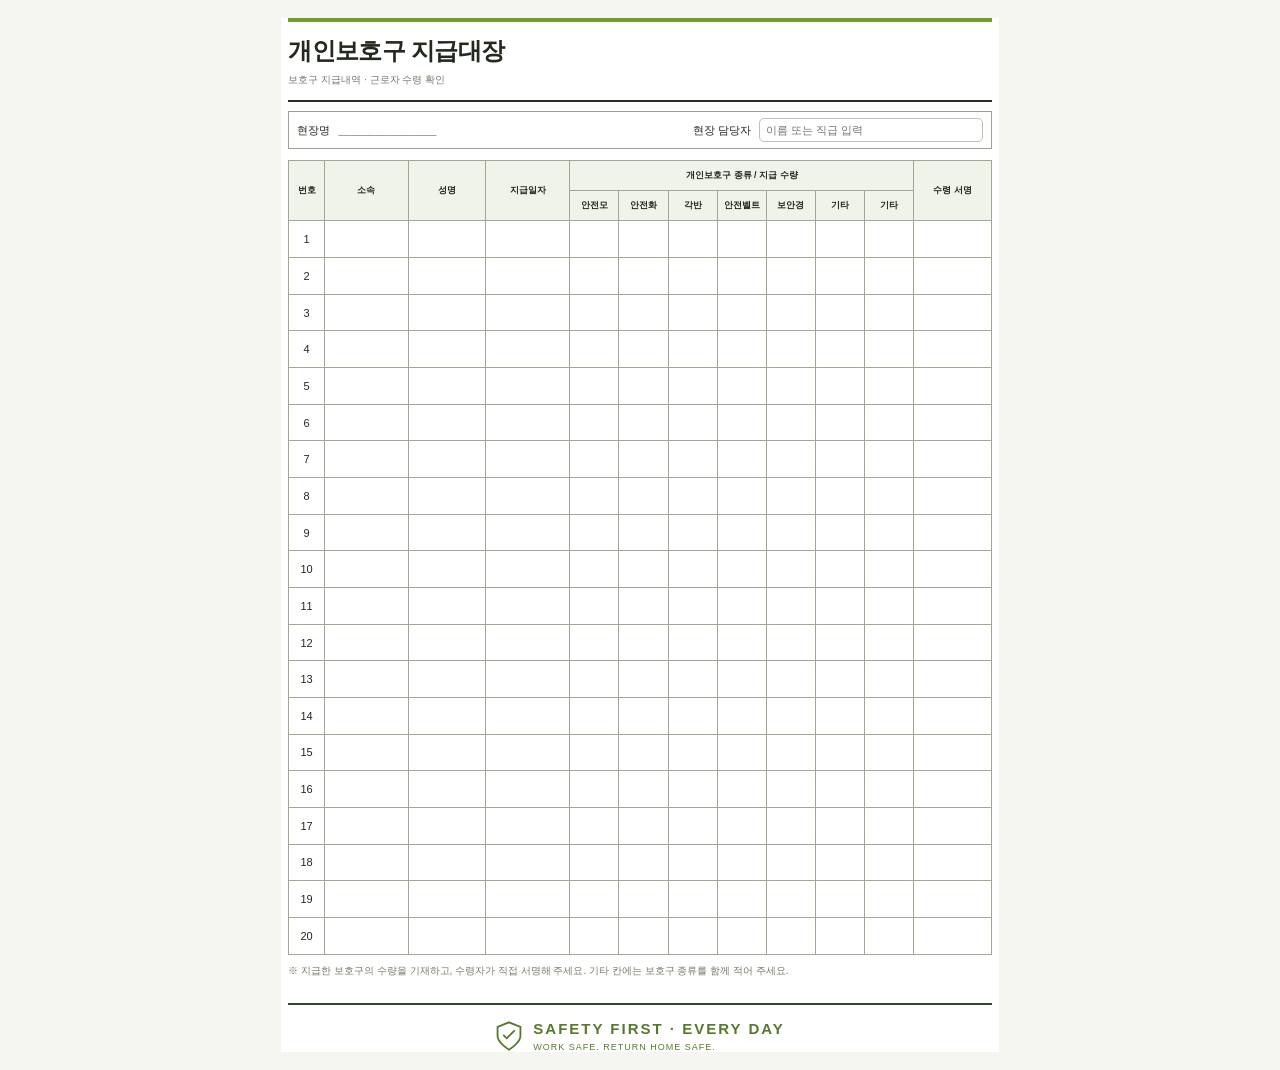
<file: ppe-print.html>
<!doctype html><html lang="ko"><head><meta charset="utf-8"><meta name="viewport" content="width=device-width,initial-scale=1"><title>개인보호구 지급대장</title><style>*{box-sizing:border-box}body{margin:0;background:#f5f6f2;color:#23291e;font-family:Inter,Pretendard,-apple-system,BlinkMacSystemFont,"Segoe UI","Noto Sans KR","Malgun Gothic",sans-serif}.sheet{width:190mm;margin:18px auto;background:white;padding:0 2mm}header{border-top:4px solid #789b2f;border-bottom:2px solid #293023;padding:13px 0}h1{font-size:24px;margin:0 0 6px;letter-spacing:-.7px}header p{font-size:10px;color:#717969;margin:0}h2{font-size:13px;margin:16px 0 8px}table{width:100%;border-collapse:collapse;table-layout:fixed;font-size:11px}th,td{border:1px solid #9fa895;padding:6px;height:10mm}th{background:#f0f3ea;font-weight:600}p.intro{font-size:12px;line-height:1.9;margin:20px 0}.rules{list-style:none;padding:0;margin:0;border-top:1px solid #a5ad9c}.rules li{display:flex;gap:13px;padding:15px 10px;border-bottom:1px solid #d6ddce;font-size:12px;line-height:1.8}.rules b{color:#648329;font-size:15px}.sign{margin-top:24px;font-size:12px;line-height:2}.sign .row{display:flex;justify-content:flex-end;gap:22px;margin-top:13px}.blank{display:inline-block;min-width:50px}.safety-mark{border-top:2px solid #354529;padding-top:15px;margin-top:25px;display:flex;align-items:center;justify-content:center;gap:10px;color:#58792c}.safety-mark svg{width:28px;height:32px}.safety-mark b{font-size:15px;letter-spacing:2px}.safety-mark small{display:block;font-size:9px;letter-spacing:1px;margin-top:4px}.ppe td{height:9.7mm;text-align:center}.ppe th{white-space:nowrap;font-size:9px;height:8mm}.site{margin:18px 0;font-size:12px}.note{font-size:10px;color:#727c67;margin-top:9px}@page{size:A4 portrait;margin:10mm}@media print{body{background:white}.sheet{margin:0;padding:0;width:190mm;break-inside:avoid}th{print-color-adjust:exact;-webkit-print-color-adjust:exact}}</style><style>
.training-context{display:grid;grid-template-columns:minmax(0,1fr) minmax(0,.75fr);gap:10px;align-items:center;margin:9px 0 11px;padding:6px 8px;border:1px solid #9ca492;font-size:11px}
.training-context div,.training-context label{display:flex;gap:8px;align-items:center;min-width:0}
.training-context span{white-space:nowrap}
.training-context b{overflow-wrap:anywhere}
.training-context label{white-space:nowrap}
.training-context input{width:100%;min-width:0;font:inherit;color:inherit;padding:5px 6px;border:1px solid #bac3b3;border-radius:5px}
.training-manager-print{display:none}
@media print{
  .training-context{margin:6px 0 8px}
  .training-context input{display:none}
  .training-manager-print{display:inline;white-space:normal;overflow-wrap:anywhere}
  .sheet .ppe td{height:9.4mm}
}
</style></head><body><article class="sheet"><header><h1>개인보호구 지급대장</h1><p>보호구 지급내역 · 근로자 수령 확인</p></header><div class="training-context"><div><span>현장명</span><b data-training-site></b></div><label>현장 담당자 <input data-training-manager autocomplete="off" placeholder="이름 또는 직급 입력"></label></div><table class="ppe"><colgroup><col style="width:5%"><col style="width:12%"><col style="width:11%"><col style="width:12%"><col style="width:7%"><col style="width:7%"><col style="width:7%"><col style="width:7%"><col style="width:7%"><col style="width:7%"><col style="width:7%"><col style="width:11%"></colgroup><thead><tr><th rowspan="2">번호</th><th rowspan="2">소속</th><th rowspan="2">성명</th><th rowspan="2">지급일자</th><th colspan="7">개인보호구 종류 / 지급 수량</th><th rowspan="2">수령 서명</th></tr><tr><th>안전모</th><th>안전화</th><th>각반</th><th>안전벨트</th><th>보안경</th><th>기타</th><th>기타</th></tr></thead><tbody><tr><td>1</td><td></td><td></td><td></td><td></td><td></td><td></td><td></td><td></td><td></td><td></td><td></td></tr><tr><td>2</td><td></td><td></td><td></td><td></td><td></td><td></td><td></td><td></td><td></td><td></td><td></td></tr><tr><td>3</td><td></td><td></td><td></td><td></td><td></td><td></td><td></td><td></td><td></td><td></td><td></td></tr><tr><td>4</td><td></td><td></td><td></td><td></td><td></td><td></td><td></td><td></td><td></td><td></td><td></td></tr><tr><td>5</td><td></td><td></td><td></td><td></td><td></td><td></td><td></td><td></td><td></td><td></td><td></td></tr><tr><td>6</td><td></td><td></td><td></td><td></td><td></td><td></td><td></td><td></td><td></td><td></td><td></td></tr><tr><td>7</td><td></td><td></td><td></td><td></td><td></td><td></td><td></td><td></td><td></td><td></td><td></td></tr><tr><td>8</td><td></td><td></td><td></td><td></td><td></td><td></td><td></td><td></td><td></td><td></td><td></td></tr><tr><td>9</td><td></td><td></td><td></td><td></td><td></td><td></td><td></td><td></td><td></td><td></td><td></td></tr><tr><td>10</td><td></td><td></td><td></td><td></td><td></td><td></td><td></td><td></td><td></td><td></td><td></td></tr><tr><td>11</td><td></td><td></td><td></td><td></td><td></td><td></td><td></td><td></td><td></td><td></td><td></td></tr><tr><td>12</td><td></td><td></td><td></td><td></td><td></td><td></td><td></td><td></td><td></td><td></td><td></td></tr><tr><td>13</td><td></td><td></td><td></td><td></td><td></td><td></td><td></td><td></td><td></td><td></td><td></td></tr><tr><td>14</td><td></td><td></td><td></td><td></td><td></td><td></td><td></td><td></td><td></td><td></td><td></td></tr><tr><td>15</td><td></td><td></td><td></td><td></td><td></td><td></td><td></td><td></td><td></td><td></td><td></td></tr><tr><td>16</td><td></td><td></td><td></td><td></td><td></td><td></td><td></td><td></td><td></td><td></td><td></td></tr><tr><td>17</td><td></td><td></td><td></td><td></td><td></td><td></td><td></td><td></td><td></td><td></td><td></td></tr><tr><td>18</td><td></td><td></td><td></td><td></td><td></td><td></td><td></td><td></td><td></td><td></td><td></td></tr><tr><td>19</td><td></td><td></td><td></td><td></td><td></td><td></td><td></td><td></td><td></td><td></td><td></td></tr><tr><td>20</td><td></td><td></td><td></td><td></td><td></td><td></td><td></td><td></td><td></td><td></td><td></td></tr></tbody></table><div class="note">※ 지급한 보호구의 수량을 기재하고, 수령자가 직접 서명해 주세요. 기타 칸에는 보호구 종류를 함께 적어 주세요.</div><div class="safety-mark"><svg viewBox="0 0 24 28" fill="none" stroke="currentColor" stroke-width="1.6"><path d="M12 2 22 6v8c0 6-10 12-10 12S2 20 2 14V6Z"/><path d="m7 13 3 3 7-7"/></svg><div><b>SAFETY FIRST · EVERY DAY</b><small>WORK SAFE. RETURN HOME SAFE.</small></div></div></article><script src="training-print.js?v=field109"></script></body></html>
</file>
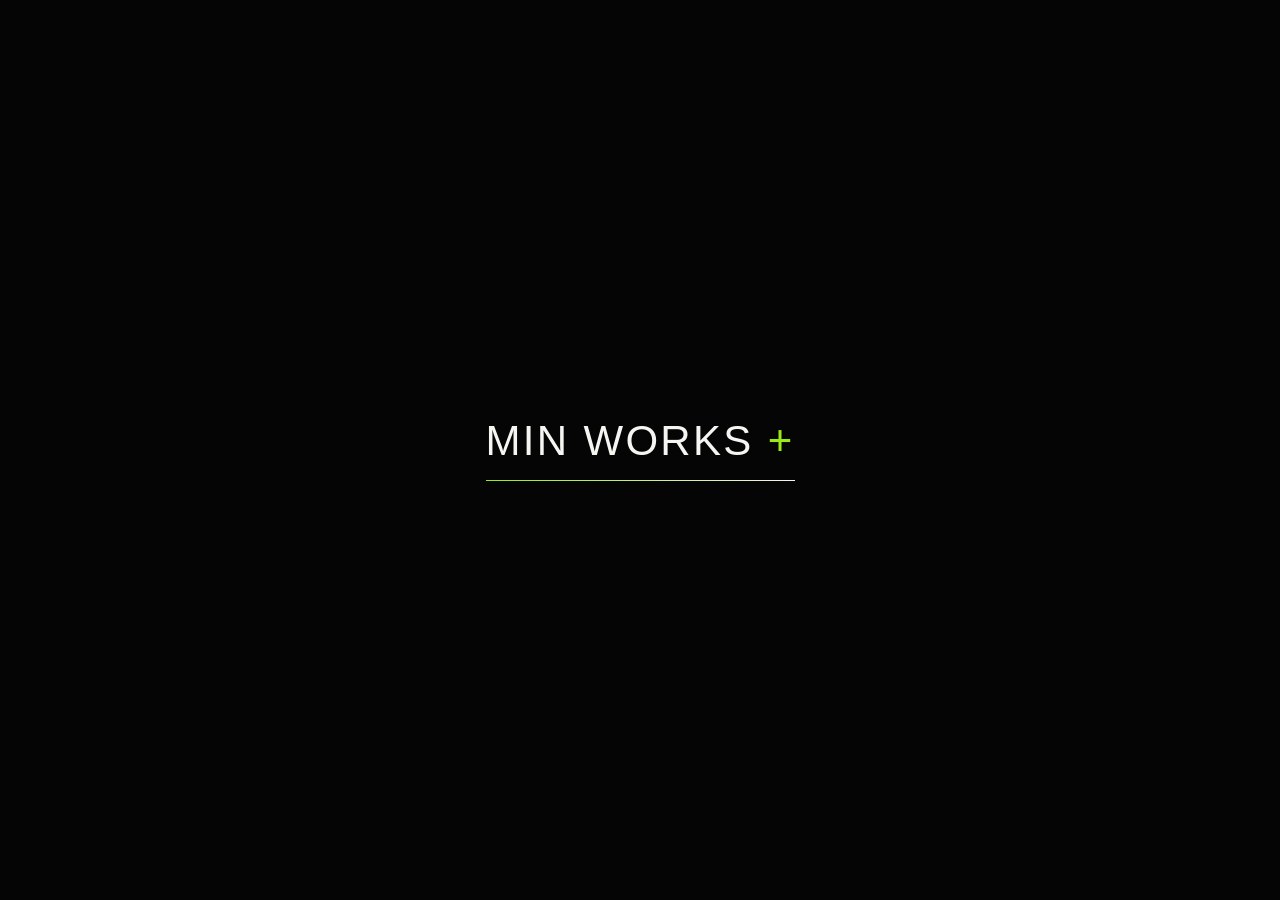
<file: reader.html>
<!doctype html><html lang="ko"><head><meta charset="utf-8"><meta name="viewport" content="width=device-width,initial-scale=1,viewport-fit=cover"><meta name="theme-color" content="#f3f5f1"><meta name="apple-mobile-web-app-capable" content="yes"><meta name="apple-mobile-web-app-status-bar-style" content="default"><title>MIN WORKS+ · 공사일보</title><meta name="description" content="오늘과 전일의 현장 공사일보를 빠르게 확인하세요."><meta property="og:type" content="website"><meta property="og:title" content="MIN WORKS+ | 오늘의 현장을 한눈에"><meta property="og:description" content="공정·인원·현장사진을 휴대폰에서 바로 확인하는 현장 브리핑."><meta property="og:image" content="https://forjaejun1-ui.github.io/min-works/assets/share-min-works-plus.png"><meta property="og:image:width" content="1200"><meta property="og:image:height" content="630"><meta name="twitter:card" content="summary_large_image"><meta name="apple-mobile-web-app-title" content="MIN WORKS+"><link rel="icon" href="plus-icon-design.svg"><link rel="apple-touch-icon" href="plus-icon-design-180.png"><link rel="manifest" href="reader.webmanifest?v=design81"><link rel="stylesheet" href="reader.css?v=design85"><link rel="stylesheet" href="plus-auth.css?v=design81"><link rel="stylesheet" href="push-notifications.css?v=save103"><link rel="stylesheet" href="employee-account.css?v=login104"></head><body>
<main hidden>
<header class="plus-header"><div class="plus-heading"><span class="plus-eyebrow">FIELD BRIEF</span><h1>MIN WORKS<span class="plus-mark">+</span></h1></div><div class="reader-header-actions"><div class="reader-action-buttons"><label class="plus-opening-control" title="오프닝 켜기 또는 끄기"><span>오프닝</span><input id="plusOpeningToggle" type="checkbox" role="switch" aria-label="오프닝 켜기"><i aria-hidden="true"></i></label><button id="plusAccount" aria-label="내 계정">계정</button><button id="plusInstall">설치</button><button id="refresh" aria-label="새로고침">↻</button></div><span id="sync">연결 확인 중</span></div></header>
<nav aria-label="일보 날짜"><button id="today" class="selected"><span>오늘</span><em id="todayUnread" class="unread-badge" hidden></em></button><button id="yesterday"><span>전일</span><em id="yesterdayUnread" class="unread-badge" hidden></em></button><div class="active-site-summary" aria-live="polite"><span>진행 중 현장</span><strong id="activeSiteCount" class="unread-badge site-count-badge">—</strong></div><span id="summaryLabel" class="visually-hidden">오늘 올라온 공사일보</span></nav>
<p id="notice" role="status"></p><section id="reports" aria-label="현장별 공사일보" aria-roledescription="캐러셀" tabindex="0"></section>
<footer><div class="pager"><button id="prevSite" aria-label="이전 현장">←</button><div><strong id="pagePosition" aria-live="polite">0 / 0 현장</strong><small id="swipeHint">좌우로 넘겨 현장 보기</small></div><button id="nextSite" aria-label="다음 현장">→</button></div></footer>
</main>
<dialog id="photoDialog" aria-label="현장사진 보기"><div class="photo-toolbar"><span id="photoCount"></span><button id="closePhoto" aria-label="사진 닫기">닫기 ✕</button></div><div class="photo-stage"><img id="largePhoto" alt="현장사진"></div><p class="photo-swipe-hint">좌우로 넘겨 사진 보기</p><div class="photo-controls"><button id="prevPhoto" aria-label="이전 사진">← 이전</button><button id="downloadPhoto" aria-label="사진 다운로드">↓ 저장</button><button id="nextPhoto" aria-label="다음 사진">다음 →</button></div></dialog>
<dialog id="photoDownloadDialog" class="photo-download-dialog" aria-label="사진 다운로드 선택"><div class="photo-download-sheet"><h2>사진 다운로드</h2><p>어떤 사진을 저장할까요?</p><button id="downloadCurrent" type="button">보고 있는 사진 1장</button><button id="downloadAll" type="button">이 일보의 사진 전체 · ZIP</button><button id="cancelDownload" type="button">취소</button><p id="downloadStatus" role="status"></p></div></dialog>
<div id="plusOpening" class="plus-opening" role="status" aria-label="MIN WORKS PLUS 불러오는 중"><div class="plus-opening-brand"><div class="plus-opening-word" aria-label="MIN WORKS +">MIN WORKS <b>+</b></div><span class="plus-opening-line" aria-hidden="true"></span></div></div>

<script src="plus-opening.js?v=design81"></script><script src="employee-account.js?v=login105"></script><script src="plus-auth.js?v=login105"></script><script src="reader.js?v=save103"></script><script src="device-session.js?v=63"></script><script src="push-notifications.js?v=save103"></script></body></html>
</file>
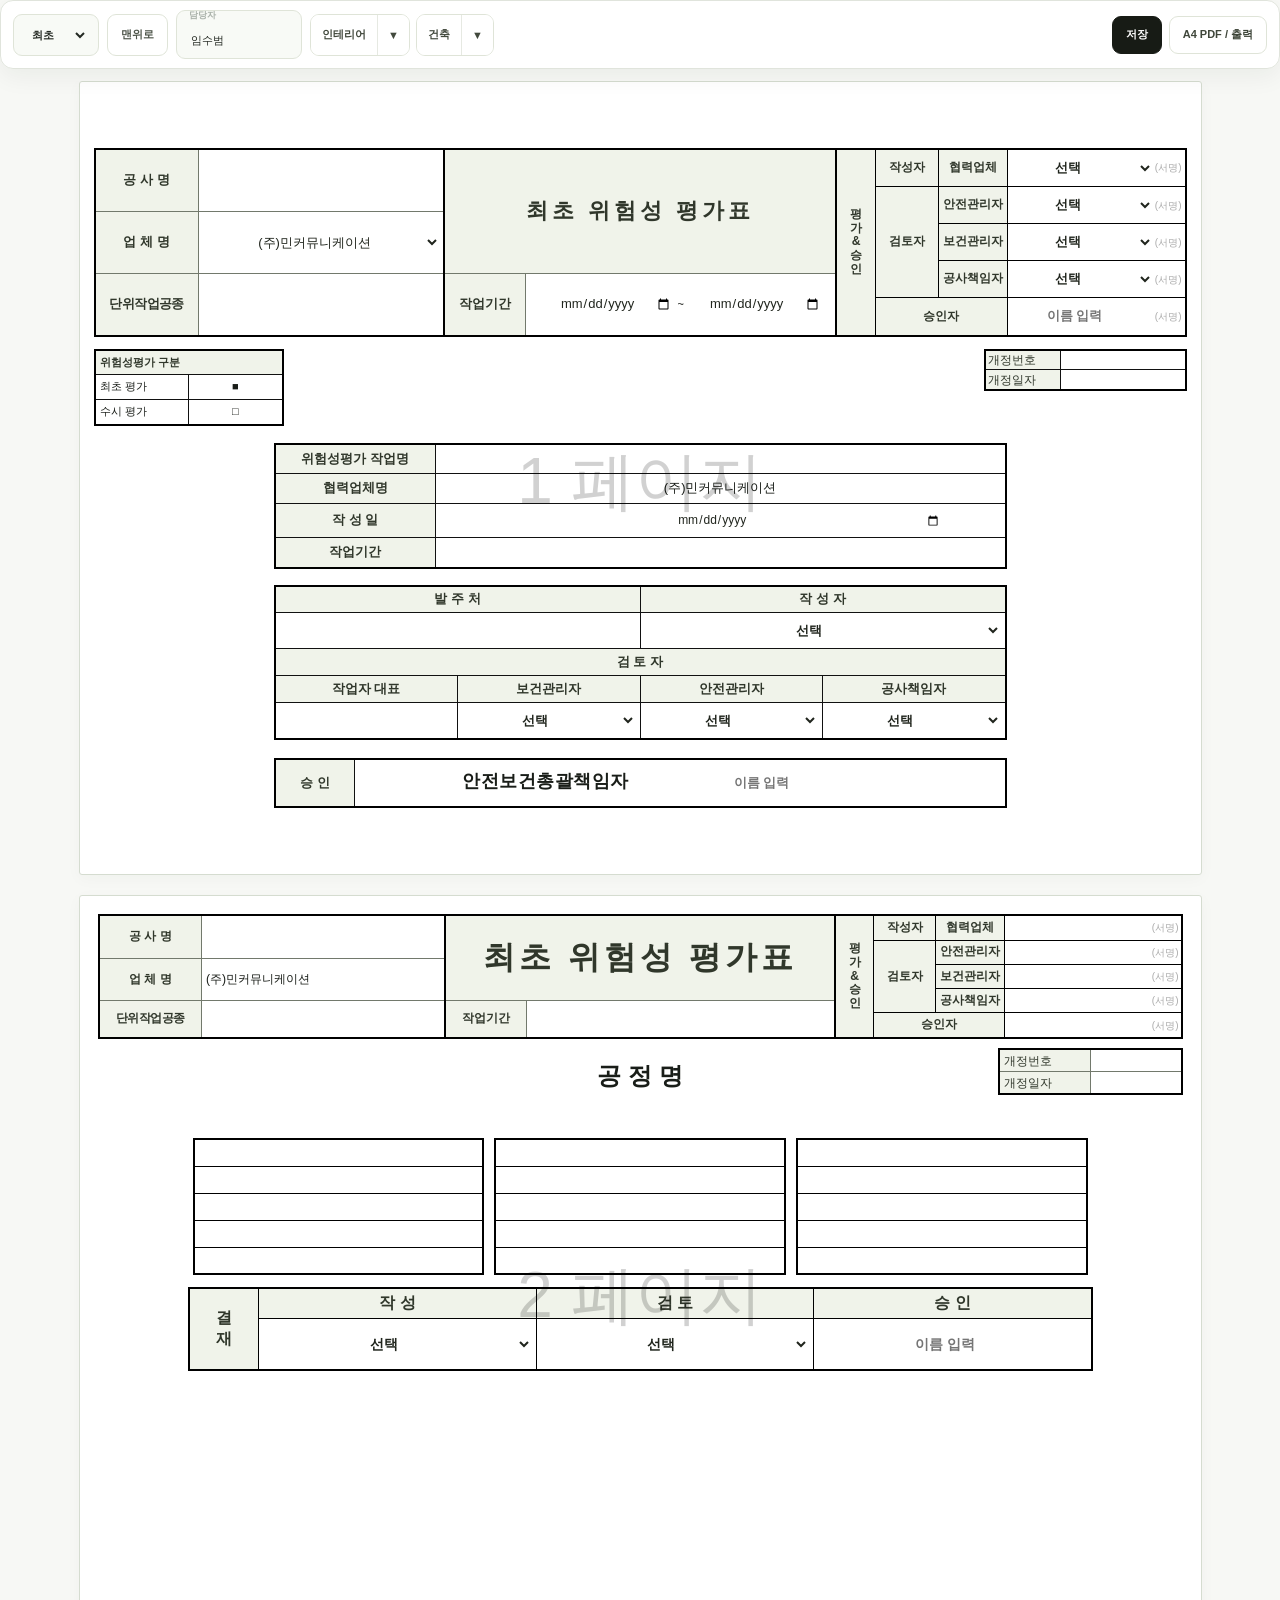
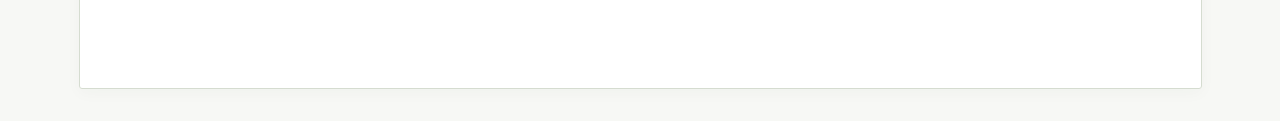
<file: risk-tool.html>
<!doctype html>
<html lang="ko">
<head>
<meta charset="utf-8">
<meta name="viewport" content="width=device-width,initial-scale=1">
<title>현장 위험성평가 관리 v8.16R5 - 공정명/개정정보 분리 · A4 가로 고정</title>
<style>
:root{
  --line:#222; --soft:#f2f3f5; --head:#d9eef3; --accent:#2e7d32;
}
*{box-sizing:border-box}
body{margin:0;font-family:"Malgun Gothic","Apple SD Gothic Neo",Arial,sans-serif;background:#eef1f4;color:#111}
button,input,select,textarea{font:inherit}
button{cursor:pointer}
.topbar{position:sticky;top:0;z-index:20;background:#fff;border-bottom:1px solid #ccc;padding:10px 14px;display:flex;gap:8px;align-items:center;flex-wrap:wrap}
.brand{font-weight:800;margin-right:8px}
.badge{padding:4px 8px;border-radius:999px;font-size:12px;background:#eee}
.badge.shared{background:#dff4e2;color:#165d1b}
.badge.local{background:#fff0d2;color:#7b4d00}
.badge.conflict{background:#ffd9d9;color:#840000}
button.primary{background:var(--accent);color:#fff;border:0;border-radius:6px;padding:8px 12px}
button.secondary{background:#fff;border:1px solid #aaa;border-radius:6px;padding:8px 12px}
.wrap{display:grid;grid-template-columns:360px 1fr;gap:14px;padding:14px}
.panel{background:#fff;border:1px solid #ccd1d6;border-radius:8px;padding:14px}
.panel h2,.panel h3{margin:0 0 10px}
.row{display:grid;grid-template-columns:110px 1fr;gap:8px;align-items:center;margin-bottom:8px}
.row label{font-size:13px;font-weight:700}
input,select,textarea{width:100%;border:1px solid #aaa;border-radius:4px;padding:7px;background:#fff}
textarea{min-height:68px;resize:vertical}
.small{font-size:12px;color:#555}
.trade-list{max-height:330px;overflow:auto;border:1px solid #ddd;padding:8px;border-radius:6px}
.trade-item{display:flex;align-items:center;gap:8px;padding:5px 2px}
.trade-item input{width:auto}
.doclist{display:flex;gap:6px;flex-wrap:wrap;margin-bottom:10px}
.docpill{padding:6px 9px;border:1px solid #bbb;border-radius:999px;background:#fff;font-size:12px}
.docpill.active{background:#e6f2e7;border-color:#3c8d42}
.a4-scroll{overflow:auto}
.sheet{width:1123px;min-height:794px;margin:0 auto 16px;background:#fff;border:2px solid #1b3ccc;box-shadow:0 2px 12px rgba(0,0,0,.12);position:relative}
.sheet table{border-collapse:collapse;width:100%;table-layout:fixed}
.sheet td,.sheet th{border:1px solid var(--line);padding:4px;vertical-align:middle}
.center{text-align:center}.bold{font-weight:800}.title{font-size:32px;font-weight:900;letter-spacing:4px}
.headbg{background:var(--head)}
.gray{background:#ddd}
.sign{color:#aaa}
.cover-top{height:125px}
.cover-body{padding:22px 190px}
.cover-body table td{height:38px}
.pagewater{position:absolute;inset:45% 0 auto;text-align:center;font-size:64px;color:rgba(0,0,0,.18);pointer-events:none}
.process-title{font-size:25px;font-weight:900}
.proc td{font-size:12px}
.proc .h{font-weight:800;background:#ddd;text-align:center}
.riskblock{line-height:1.5}
.footer-note{font-size:10px;padding:6px 10px}
.toolbar{display:flex;gap:6px;flex-wrap:wrap;margin-bottom:10px}
.hidden{display:none!important}
.statusline{font-size:12px;margin-left:auto}
.modal{position:fixed;inset:0;background:rgba(0,0,0,.45);display:flex;align-items:center;justify-content:center;z-index:50}
.modal .box{width:min(760px,92vw);max-height:86vh;overflow:auto;background:#fff;border-radius:10px;padding:18px}
pre.code{white-space:pre-wrap;background:#111;color:#eee;padding:10px;border-radius:6px;font-size:12px}

.approval-grid td{border:1px solid var(--line)!important;padding:2px 3px!important;height:24px}
.cover-top>tbody>tr>td:last-child .approval-grid{margin:-1px;width:calc(100% + 2px);height:calc(100% + 2px)}


.signline{display:flex;align-items:center;justify-content:space-between;gap:18px;white-space:nowrap}
.process-grid>tbody>tr>td{border:0!important}
.proc textarea{min-height:50px;font-size:10.5px;line-height:1.3;padding:3px;border:0;background:transparent}
.proc .riskblock textarea{min-height:42px}
.approval-grid td{font-size:12px}
.cover-top td{white-space:nowrap}


.placefield{white-space:nowrap;overflow:hidden;font-size:9.5px!important;text-align:center}
.measure-once{min-height:150px!important}
.proc td:nth-last-child(-n+2){vertical-align:middle}


.compact-eval td,.compact-rev td{height:20px!important;padding:1px 4px!important;line-height:1.05!important;font-size:11px!important}
.proc .h{line-height:1.15}
.placefield{white-space:pre-line!important;overflow:visible!important;font-size:10px!important;text-align:center;min-height:48px!important}
.person-input{border:0!important;background:transparent!important;text-align:center!important;padding:2px!important;font-weight:700;width:100%}
.proc textarea{white-space:pre-line}


.trade-row{display:grid!important;grid-template-columns:24px minmax(120px,1fr) minmax(110px,.8fr) 34px;gap:6px;align-items:center}
.trade-row .trade-name,.trade-row .foreman-name{min-width:0}
.trade-row .foreman-name{background:#fffdf2}


/* v2.3: 상세내용을 삭제하지 않고 원래 글씨크기를 유지한 채 칸 자체를 넓힘 */
.process-sheet{min-height:794px;height:auto}
.proc-wrap{padding:5px 7px 3px}
.proc td{font-size:11px!important;line-height:1.24!important;padding:3px!important}
.proc .h{font-size:11px!important;line-height:1.15!important;height:27px}
.proc .risk-row{height:57px}
.proc textarea{
  box-sizing:border-box!important;
  width:100%!important;
  height:100%!important;
  min-height:48px!important;
  resize:none!important;
  overflow:hidden!important;
  border:0!important;
  background:transparent!important;
  font-size:10.5px!important;
  line-height:1.22!important;
  padding:2px!important;
  white-space:pre-wrap!important;
  word-break:keep-all!important;
}
.proc td[rowspan="4"] textarea{min-height:218px!important}
.proc td[rowspan="3"] textarea{min-height:160px!important}
.proc .riskblock textarea{min-height:38px!important}
.proc .measure-once{min-height:160px!important}
.placefield{font-size:10.5px!important;line-height:1.25!important;text-align:center!important;white-space:pre-wrap!important}
.person-input{font-size:11px!important}
.sign-right{text-align:right!important;padding-right:8px!important;white-space:nowrap!important}
.footer-note{font-size:9.5px!important;padding:3px 8px!important}


/* v2.4 cover alignment */
.cover-center,
.cover-center input,
.cover-center select,
.cover-center textarea{
  text-align:center!important;
}
.approval-name,
.approval-name input,
.approval-name select{
  text-align:center!important;
}


.approval-person-select{
  width:100%;
  min-width:90px;
  border:0;
  background:#fff;
  font:inherit;
  text-align:center;
  text-align-last:center;
  padding:2px 18px 2px 4px;
}


/* v2.5 detail fixes */
.cover-center{
  text-align:center!important;
  vertical-align:middle!important;
}
.cover-center input,
.cover-center select,
.approval-name{
  text-align:center!important;
  text-align-last:center!important;
}
.approval-person-select{
  text-align:center!important;
  text-align-last:center!important;
}


/* v2.6 날짜선택 / 담당자선택 */
.date-range{
  display:grid;
  grid-template-columns:minmax(0,1fr) 18px minmax(0,1fr);
  gap:4px;
  align-items:center;
  width:100%;
}
.date-range input[type="date"]{
  min-width:0;
  width:100%;
  text-align:center;
}
.range-mark{
  text-align:center;
  font-weight:700;
}
.risk-person-select{
  width:100%!important;
  border:0!important;
  background:transparent!important;
  text-align:center!important;
  text-align-last:center!important;
  font-size:11px!important;
}
.sign-center{
  text-align:center!important;
  padding-left:0!important;
  padding-right:0!important;
  white-space:nowrap!important;
}


/* v2.7 결재/탭 UX */
.signline{
  display:flex!important;
  align-items:center!important;
  justify-content:space-between!important;
  gap:6px!important;
  width:100%!important;
  max-width:100%!important;
  box-sizing:border-box!important;
  padding:0 3px!important;
  white-space:nowrap!important;
}
.signline .sign{
  flex:0 0 auto!important;
  margin-left:4px!important;
}
.middle-approval td{
  vertical-align:middle!important;
}
.sign-center{
  text-align:center!important;
  padding-left:0!important;
  padding-right:0!important;
}


@media(max-width:900px){
  .wrap{grid-template-columns:1fr}
  .a4-scroll{overflow-x:auto}
}
@media print{
  body{background:#fff}
  .topbar,.left,.doclist,.noprint{display:none!important}
  .wrap{display:block;padding:0}
  .panel{border:0;padding:0}
  .sheet{box-shadow:none;margin:0;border:0;width:297mm;min-height:210mm;page-break-after:always}
  .sheet:last-child{page-break-after:auto}

}

@media print{
  .process-sheet{height:210mm!important;min-height:210mm!important;overflow:hidden!important}
  .proc tr{break-inside:avoid;page-break-inside:avoid}
  .proc textarea{overflow:hidden!important}
}


/* v4.2: 문장 단위 표시 + 셀 넘침 방지 */
.proc td{overflow:hidden!important}
.proc textarea{
  overflow:hidden!important;
  resize:none!important;
  white-space:pre-wrap!important;
  overflow-wrap:anywhere!important;
  word-break:keep-all!important;
}
.proc .risk-row{height:57px!important;max-height:57px!important}
.proc .risk-row td{height:57px!important;max-height:57px!important;overflow:hidden!important}


/* v4.3: 위해·위험요인은 핵심만, 후속조치는 박스 범위 내 상세 표시 */
.proc textarea{font-size:10.2px!important;line-height:1.17!important;padding:2px!important}
.proc td:nth-child(4) textarea{font-size:10px!important;line-height:1.16!important}
.proc td:nth-child(5) textarea,
.proc td:nth-child(8) textarea,
.proc td:nth-child(9) textarea,
.proc td:nth-child(10) textarea{font-size:9.6px!important;line-height:1.12!important}


/* v5.2: 4줄 고정 공정탭 + 좌측 여백 제거 + A4 가로 비율 */
.left{
  position:sticky;
  top:68px;
  align-self:start;
  max-height:calc(100vh - 82px);
  overflow:auto;
  scrollbar-gutter:stable;
}

/* 우측 문서영역의 불필요한 좌측 빈 공간 제거 */
.wrap{
  grid-template-columns:340px minmax(0,1fr);
  gap:8px;
  padding:8px;
}
main.panel{
  padding:8px;
  min-width:0;
}
.a4-scroll{
  overflow:auto;
  padding:0;
}
.a4-scroll .sheet{
  margin-left:0!important;
  margin-right:0!important;
}

/* 공정 바로가기: 기존 느낌을 유지하되 정확히 4줄로 구성 */
.doclist{
  position:sticky;
  top:68px;
  z-index:19;
  display:block;
  overflow-x:auto;
  overflow-y:hidden;
  background:#fff;
  padding:7px 6px 8px;
  margin:-4px 0 8px;
  border-bottom:1px solid #d7dce1;
  box-shadow:0 4px 8px rgba(0,0,0,.05);
  scrollbar-width:thin;
}
.docrow{
  display:flex;
  gap:5px;
  align-items:center;
  min-width:max-content;
  margin:2px 0;
}
.docpill{
  flex:0 0 auto;
  cursor:pointer;
  user-select:none;
  padding:5px 8px;
  line-height:1.15;
  font-size:11px;
  transition:background .15s,border-color .15s,color .15s;
}
.docpill:hover{background:#eef7ef;border-color:#5b9f60}
.docpill.active{background:#2e7d32!important;border-color:#2e7d32!important;color:#fff}

/* 화면에서도 A4 가로형(297:210) 비율을 기준으로 유지 */
.sheet{
  width:1123px;
  min-height:794px;
  aspect-ratio:297 / 210;
  scroll-margin-top:205px;
}
.process-sheet{
  min-height:794px;
}

/* 화면 폭이 좁을 때도 문서는 좌측부터 시작 */
@media(max-width:1500px){
  .wrap{grid-template-columns:320px minmax(0,1fr)}
}
@media(max-width:900px){
  .wrap{grid-template-columns:1fr;padding:6px}
  .left{position:relative;top:auto;max-height:none;overflow:visible}
  .doclist{top:62px}
  main.panel{padding:4px}
}
@media print{
  .left,.doclist{position:static!important;max-height:none!important;overflow:visible!important}
  .sheet{
    width:297mm!important;
    min-height:210mm!important;
    aspect-ratio:auto!important;
    margin:0!important;
  }
}


/* v5.3: 직접수정 UX + A4 가로 페이지 깨짐 방지 */
.process-sheet{
  width:1123px!important;
  height:794px!important;
  min-height:794px!important;
  max-height:794px!important;
  overflow:hidden!important;
}
.process-sheet .cover-top{height:116px!important}
.process-sheet .process-title{font-size:23px!important;line-height:1.1!important}
.proc-wrap{padding:4px 7px 2px!important}
.proc .h{height:24px!important;font-size:10.5px!important;line-height:1.08!important;padding:2px!important}
.proc .risk-row{height:52px!important;max-height:52px!important}
.proc .risk-row td{height:52px!important;max-height:52px!important;overflow:hidden!important}
.proc td[rowspan="4"] textarea{min-height:194px!important;max-height:194px!important}
.proc td[rowspan="3"] textarea{min-height:142px!important;max-height:142px!important}
.proc .riskblock{padding:1px 3px!important;line-height:1.05!important}
.proc .riskblock b{display:block;font-size:9.5px;line-height:1.05;margin:0 0 1px}
.proc .riskblock textarea{
  min-height:25px!important;
  height:25px!important;
  max-height:25px!important;
  font-size:9.4px!important;
  line-height:1.08!important;
  padding:1px!important;
}
.proc .riskblock textarea.what-field{
  min-height:24px!important;
  height:24px!important;
  max-height:24px!important;
  font-size:9.2px!important;
  line-height:1.06!important;
}
.proc .measure-once{
  min-height:136px!important;
  height:136px!important;
  max-height:136px!important;
  font-size:9.4px!important;
  line-height:1.1!important;
}
.footer-note{
  font-size:8.7px!important;
  line-height:1.15!important;
  padding:2px 8px!important;
}

/* 위험성평가 본문은 마우스를 올리면 바로 수정 가능한 상태를 명확히 표시 */
.proc textarea,.proc input,.proc select{
  cursor:text!important;
  transition:background .12s, box-shadow .12s;
}
.proc textarea:hover,.proc input:hover,.proc textarea:focus,.proc input:focus{
  background:#fffde8!important;
  box-shadow:inset 0 0 0 1px #d4a600!important;
  outline:none!important;
}
.proc textarea::selection,.proc input::selection{background:#cfe8ff}

/* 화면/출력 모두 페이지 외부로 내용이 밀려나지 않도록 고정 */
.sheet{overflow:hidden}
@media print{
  .process-sheet{
    width:297mm!important;
    height:210mm!important;
    min-height:210mm!important;
    max-height:210mm!important;
    overflow:hidden!important;
  }
  .proc textarea,.proc input{background:transparent!important;box-shadow:none!important}
}


/* v6.0: 카테고리형 공정선택 + 갑지 직접수정 */
.cover-edit-guide{
  margin:8px 0 4px;padding:9px 10px;border:1px solid #d8e5d9;border-radius:6px;
  background:#f5faf5;font-size:12px;line-height:1.45;color:#315334;
}
.trade-categories{display:grid;grid-template-columns:repeat(2,minmax(0,1fr));gap:6px;margin:8px 0}
.trade-category{
  border:1px solid #aab2b8;background:#fff;border-radius:6px;padding:8px 6px;
  font-size:12px;font-weight:800;cursor:pointer;
}
.trade-category:hover{background:#eef7ef;border-color:#5b9f60}
.trade-category.active{background:#2e7d32;color:#fff;border-color:#2e7d32}
.trade-list{max-height:430px}
.trade-list.category-collapsed{display:none}
.trade-empty{padding:14px 8px;text-align:center;color:#666;font-size:12px;border:1px dashed #c7ccd0;border-radius:6px;background:#fafafa}
.trade-row{
  grid-template-columns:26px minmax(125px,1fr) minmax(105px,.78fr)!important;
  border:1px solid transparent;border-radius:6px;padding:5px!important;margin:2px 0;
}
.trade-row.selected{background:#f5faf5}
.trade-row.active{background:#e1f2e3!important;border-color:#2e7d32!important;box-shadow:inset 3px 0 0 #2e7d32}
.trade-check{width:18px!important;height:18px!important;cursor:pointer}
.trade-jump{
  width:100%;min-width:0;border:0;background:transparent;text-align:left;padding:5px 4px;
  font-weight:700;font-size:12px;cursor:pointer;border-radius:4px;white-space:normal;line-height:1.25;
}
.trade-jump:hover{background:#e8f4e9;color:#185e1d}
.trade-row.active .trade-jump{color:#155d1b;font-weight:900}
.foreman-name{font-size:11px!important;padding:5px!important}
.trade-count{display:inline-block;margin-left:4px;font-weight:800;color:#245d29}

/* 상단 1~공정수 바로가기 탭은 폐지 */
.doclist{display:none!important}
.sheet{scroll-margin-top:72px!important}

/* 갑지의 공통정보를 종이 양식을 유지한 채 직접 수정 */
.cover-edit{
  width:100%!important;height:100%!important;min-height:22px!important;border:0!important;border-radius:0!important;
  background:transparent!important;padding:2px 3px!important;font:inherit!important;color:#111!important;
  line-height:1.2!important;box-shadow:none!important;
}
.cover-edit.center{text-align:center!important}
.cover-edit:hover,.cover-edit:focus{
  background:#fffde8!important;box-shadow:inset 0 0 0 1px #d4a600!important;outline:none!important;
}
.signline .cover-edit{min-width:0!important;flex:1 1 auto!important}
.common-value{white-space:pre-wrap;word-break:keep-all}
.cover-body .cover-edit{text-align:center}
.cover-top .cover-edit{text-align:center}

@media print{
  .cover-edit{background:transparent!important;box-shadow:none!important;padding:0!important}
  .cover-edit-guide,.trade-categories{display:none!important}
}


/* v6.2 사용자 UI 최소화 */
.topbar-minimal{justify-content:flex-end;padding:7px 12px}
.wrap{grid-template-columns:320px minmax(0,1fr);gap:8px;padding:8px}
main.panel{padding:8px}
.left{top:54px;max-height:calc(100vh - 66px)}
.trade-categories{margin-top:6px}

/* v6.2 갑지 구조 복원: 제공된 기준 이미지와 같은 계층 구조 */
.cover-sheet{height:794px!important;min-height:794px!important;max-height:794px!important;overflow:hidden!important}
.cover-sheet .cover-top{height:126px!important}
.cover-sheet .cover-top>tbody>tr{height:42px}
.cover-sheet .cover-top td{padding:3px 5px!important}
.approval-cell{padding:0!important}
.approval-grid{width:100%;height:100%;border-collapse:collapse;table-layout:fixed}
.approval-grid td{height:25px!important;padding:1px 3px!important;font-size:11.5px!important}
.approval-side{font-size:14px!important;line-height:1.4!important}
.approval-person-select{height:23px!important;padding:1px 16px 1px 2px!important;font-size:11.5px!important;background:transparent!important}
.signline{gap:4px!important}
.signline .sign{font-size:10.5px;flex:0 0 auto}
.signline .cover-edit,.signline .approval-person-select{min-width:0;flex:1 1 auto}
.cover-midline{display:grid;grid-template-columns:210px 1fr 195px;align-items:start;min-height:116px}
.cover-main-title{padding-top:35px!important}
.cover-body{padding:13px 222px 0!important}
.cover-info-table{margin:0 auto;width:100%}
.cover-info-table td{height:39px!important}
.cover-info-table td:first-child{width:25%}
.cover-review-table{margin-top:38px!important;width:100%}
.cover-review-table td{height:48px!important}
.cover-review-table tr:nth-child(1) td,.cover-review-table tr:nth-child(3) td,.cover-review-table tr:nth-child(4) td{height:38px!important}
.cover-final-approval{margin-top:61px!important;width:100%}
.cover-final-approval td{height:84px!important}
.cover-final-approval td:first-child{width:12.5%}
.cover-review-table .approval-person-select{height:34px!important;font-size:14px!important}
.cover-review-table .cover-edit{height:34px!important;font-size:14px!important}
.cover-info-table .cover-edit{height:30px!important}
@media print{
  .topbar-minimal{display:none!important}
  .cover-sheet{height:210mm!important;min-height:210mm!important;max-height:210mm!important}
}


/* v6.3 갑지 A4 한 장 최적화 */
.cover-sheet .cover-top>tbody>tr{height:40px!important}
.cover-sheet .cover-top{height:120px!important}
.cover-sheet .cover-top td{padding:1px 3px!important}
.approval-cell{padding:0!important;margin:0!important;overflow:hidden!important}
.cover-top>tbody>tr>td:last-child .approval-grid,
.approval-cell .approval-grid{
  margin:0!important;width:100%!important;height:100%!important;border-spacing:0!important;border-collapse:collapse!important;
}
.approval-grid td{padding:0 2px!important;height:23px!important}
.approval-side{line-height:1.22!important;font-size:13px!important}
.approval-person-select{
  min-width:0!important;width:100%!important;height:22px!important;
  padding:0 17px 0 3px!important;font-size:12px!important;font-weight:700!important;
  text-align:center!important;text-align-last:center!important;
}
.signline{gap:1px!important;padding:0!important}
.signline .sign{font-size:9.5px!important;margin-left:1px!important}
.cover-midline{grid-template-columns:190px 1fr 156px!important;min-height:100px!important}
.cover-main-title{padding-top:29px!important}
.compact-rev td{padding:1px 2px!important;font-size:10.5px!important}
.compact-rev .cover-edit[type="date"]{max-width:80%!important;margin:0 auto!important;display:block!important}
.cover-body{padding:7px 180px 0!important}
.cover-info-table td{height:34px!important}
.cover-info-table td:first-child{width:22%!important}
.cover-info-table .cover-edit{height:27px!important}
.cover-info-table .cover-edit[type="date"]{max-width:80%!important;margin:0 auto!important;display:block!important}
.cover-info-table [data-common-field="workPeriod"]{display:block;max-width:80%;margin:0 auto;text-align:center}
.cover-review-table{margin-top:20px!important}
.cover-review-table td{height:38px!important}
.cover-review-table tr:nth-child(1) td,
.cover-review-table tr:nth-child(3) td,
.cover-review-table tr:nth-child(4) td{height:31px!important}
.cover-review-table .approval-person-select{height:31px!important;font-size:13px!important}
.cover-review-table .cover-edit{height:31px!important;font-size:13px!important}
.cover-final-approval{margin-top:28px!important;width:100%!important;table-layout:fixed!important}
.cover-final-approval td{height:61px!important;padding:2px 4px!important;overflow:hidden!important;white-space:nowrap!important}
.cover-final-approval td:first-child{width:11%!important}
.cover-final-approval td:last-child{font-size:18px!important;letter-spacing:.5px!important}
/* 상단 작업기간 입력칸은 기존 대비 약 20% 축소된 폭 안에서 중앙 정렬 */
.cover-top [data-cover-field="workPeriod"]{width:100%!important;text-align:center!important}
/* 공사명은 긴 현장명이 충분히 보이도록 값 칸 글자 폭 확보 */
.cover-top [data-cover-field="projectName"]{font-size:13px!important;letter-spacing:-.3px!important}
@media print{
  .cover-sheet{width:297mm!important;height:210mm!important;min-height:210mm!important;max-height:210mm!important;overflow:hidden!important}
}


/* v6.4: 박스 이탈 방지 · 승인표 완전채움 · 중갑지 선택 · 맨위로 */
.cover-top{table-layout:fixed!important}
.cover-top td{overflow:hidden!important}
.cover-top>tbody>tr:nth-child(3)>td:first-child{
  white-space:nowrap!important;word-break:keep-all!important;overflow-wrap:normal!important;
  font-size:11.5px!important;letter-spacing:-.55px!important;padding-left:2px!important;padding-right:2px!important;
}
.cover-top .cover-edit,.cover-top .common-value{
  max-width:100%!important;box-sizing:border-box!important;overflow:hidden!important;text-overflow:clip!important;
}
.approval-cell{position:relative!important;padding:0!important;margin:0!important;overflow:hidden!important}
.approval-cell>.approval-grid{
  position:absolute!important;left:-1px!important;top:-1px!important;right:-1px!important;bottom:-1px!important;
  width:calc(100% + 2px)!important;height:calc(100% + 2px)!important;margin:0!important;
  border-collapse:collapse!important;border-spacing:0!important;table-layout:fixed!important;
}
.approval-grid tr{height:20%!important}
.approval-grid td{height:auto!important;min-height:0!important;padding:0 1px!important;margin:0!important}
.approval-grid col:nth-child(1){width:11%!important}
.approval-grid col:nth-child(2){width:18%!important}
.approval-grid col:nth-child(3){width:20%!important}
.approval-grid col:nth-child(4){width:51%!important}
.approval-person-select{width:100%!important;min-width:72px!important;box-sizing:border-box!important}
.middle-approval .approval-person-select{height:42px!important;font-size:14px!important;font-weight:700!important;text-align:center!important;text-align-last:center!important}
.go-top-btn{width:100%;margin:8px 0 0;height:34px;font-weight:800}
@media print{.go-top-btn{display:none!important}}



/* v6.5: 평가승인 +20%, 개정정보 +30%, A4 컬러출력 최적화 */
/* 평가&승인 상단 영역을 기존 120px -> 144px(+20%)로 확대 */
.cover-sheet .cover-top{height:144px!important;min-height:144px!important;max-height:144px!important}
.cover-sheet .cover-top>tbody>tr{height:48px!important}
.approval-grid tr{height:20%!important}
.approval-grid td{
  min-height:0!important;
  padding:1px 2px!important;
  font-size:12px!important;
  line-height:1.12!important;
}
.approval-person-select{
  height:27px!important;
  min-height:27px!important;
  font-size:12.5px!important;
  line-height:1.1!important;
  padding:1px 18px 1px 3px!important;
}
.signline .sign{font-size:10px!important}

/* 개정번호/개정일자 영역을 기존 156px -> 약 203px(+30%)로 확대 */
.cover-midline{
  grid-template-columns:190px minmax(0,1fr) 203px!important;
  min-height:94px!important;
}
.compact-rev{width:100%!important;table-layout:fixed!important}
.compact-rev td:first-child{width:38%!important}
.compact-rev td:last-child{width:62%!important}
.compact-rev td{font-size:11px!important;padding:1px 2px!important;overflow:hidden!important}
.compact-rev .cover-edit{
  width:100%!important;
  max-width:100%!important;
  min-width:0!important;
  height:24px!important;
  padding:1px 2px!important;
  font-size:11px!important;
  box-sizing:border-box!important;
}
.compact-rev .cover-edit[type="date"]{
  width:100%!important;
  max-width:100%!important;
  margin:0!important;
  display:block!important;
  text-align:center!important;
}

/* 상단 확대분을 흡수해 갑지는 계속 A4 한 장 안에 유지 */
.cover-main-title{padding-top:25px!important}
.cover-body{padding-top:4px!important}
.cover-review-table{margin-top:15px!important}
.cover-final-approval{margin-top:20px!important}
.cover-final-approval td{height:58px!important}

@media print{


  html,body{
    width:297mm!important;
    min-width:297mm!important;
    max-width:297mm!important;
    margin:0!important;
    padding:0!important;
    background:#fff!important;
  }

  /* HTML의 셀 채우기색을 PDF/프린터에서도 그대로 유지 */
  *,*::before,*::after{
    -webkit-print-color-adjust:exact!important;
    print-color-adjust:exact!important;
  }
  .gray,.proc .h{background:#ddd!important;background-color:#ddd!important}
  .headbg{background:#d9eef3!important;background-color:#d9eef3!important}
  .sheet{background:#fff!important}

  /* 화면 UI를 제거하고 A4 297x210mm에 정확히 고정 */
  .topbar,.left,.doclist,.noprint,.go-top-btn{display:none!important}
  .wrap,main.panel,.a4-scroll{
    display:block!important;
    width:297mm!important;
    max-width:297mm!important;
    margin:0!important;
    padding:0!important;
    border:0!important;
    overflow:visible!important;
    background:#fff!important;
  }
  .sheet,
  .cover-sheet,
  .process-sheet{
    width:297mm!important;
    height:210mm!important;
    min-width:297mm!important;
    max-width:297mm!important;
    min-height:210mm!important;
    max-height:210mm!important;
    margin:0!important;
    padding:0!important;
    border:0!important;
    box-shadow:none!important;
    overflow:hidden!important;
    break-inside:avoid!important;
    page-break-inside:avoid!important;
    break-after:page!important;
    page-break-after:always!important;
  }
  .sheet:last-child{
    break-after:auto!important;
    page-break-after:auto!important;
  }

  /* 출력에서는 갑지의 선택/날짜 입력 화살표만 제거하고 선택값은 유지 */
  .cover-sheet select,
  .cover-sheet input[type="date"],
  .middle-sheet select,
  .middle-sheet input[type="date"]{
    -webkit-appearance:none!important;
    appearance:none!important;
    background-image:none!important;
    background-color:transparent!important;
    color:#111!important;
    border:0!important;
    box-shadow:none!important;
    padding-left:2px!important;
    padding-right:2px!important;
    opacity:1!important;
  }
  .cover-sheet select::-ms-expand,
  .middle-sheet select::-ms-expand{display:none!important}
  .cover-sheet input[type="date"]::-webkit-calendar-picker-indicator,
  .middle-sheet input[type="date"]::-webkit-calendar-picker-indicator,
  .cover-sheet input[type="date"]::-webkit-inner-spin-button,
  .middle-sheet input[type="date"]::-webkit-inner-spin-button{
    display:none!important;
    -webkit-appearance:none!important;
  }

  .cover-edit,
  .approval-person-select,
  .middle-approval .approval-person-select{
    background:transparent!important;
    box-shadow:none!important;
  }

  /* 인쇄에서도 갑지 확대 치수 유지 */
  .cover-sheet .cover-top{height:144px!important;min-height:144px!important;max-height:144px!important}
  .cover-sheet .cover-top>tbody>tr{height:48px!important}
  .cover-midline{grid-template-columns:190px minmax(0,1fr) 203px!important;min-height:94px!important}
}


/* v6.6: 승인박스 단일 외곽선 + 작업기간 날짜설정 + A4 출력 보정 */
.cover-top td.approval-cell{
  position:relative!important;
  padding:0!important;
  margin:0!important;
  border:0!important;
  overflow:hidden!important;
}
.cover-top td.approval-cell>.approval-grid{
  position:absolute!important;
  inset:0!important;
  left:0!important;right:0!important;top:0!important;bottom:0!important;
  width:100%!important;
  height:100%!important;
  margin:0!important;
  border:0!important;
  border-collapse:collapse!important;
  border-spacing:0!important;
  table-layout:fixed!important;
}
.cover-top td.approval-cell>.approval-grid td{
  border:1px solid var(--line)!important;
}
.cover-top td.approval-cell>.approval-grid tr:last-child td{
  border-bottom:1px solid var(--line)!important;
}

/* 갑지 작업기간: 화면에서는 시작일/종료일 선택, 출력에서는 날짜만 한 줄 */
.work-period-editor{
  display:block;
  width:100%;
  max-width:100%;
}
.work-period-screen{
  display:flex;
  align-items:center;
  justify-content:center;
  gap:3px;
  width:100%;
}
.period-date{
  width:45%!important;
  min-width:0!important;
  max-width:45%!important;
  height:27px!important;
  padding:1px 2px!important;
  font-size:11px!important;
  text-align:center!important;
}
.period-sep{
  flex:0 0 auto;
  font-size:11px;
  line-height:1;
}
.work-period-print{display:none}

/* 출력은 A4 가로 한 장/페이지, 색상 유지, 조작용 화살표 제거 */
@media print{
  .work-period-screen{display:none!important}
  .work-period-print{
    display:block!important;
    width:100%!important;
    text-align:center!important;
    white-space:nowrap!important;
    color:#111!important;
    font-size:11px!important;
  }

  /* 셀 배경색을 HTML 화면과 동일하게 유지 */
  .gray,.proc .h{background:#ddd!important;background-color:#ddd!important}
  .headbg{background:#d9eef3!important;background-color:#d9eef3!important}
  .sheet,.cover-sheet,.process-sheet{background:#fff!important;background-color:#fff!important}

  /* 선택 화살표/날짜 아이콘은 인쇄하지 않음 */
  select,
  input[type="date"]{
    -webkit-appearance:none!important;
    appearance:none!important;
    background-image:none!important;
  }
  select::-ms-expand{display:none!important}
  input[type="date"]::-webkit-calendar-picker-indicator,
  input[type="date"]::-webkit-inner-spin-button{
    display:none!important;
    -webkit-appearance:none!important;
  }

  /* 브라우저가 중첩 테이블 선을 진하게 합성하지 않도록 승인 박스는 단일선 유지 */
  .cover-top td.approval-cell{border:0!important}
  .cover-top td.approval-cell>.approval-grid{
    inset:0!important;
    width:100%!important;
    height:100%!important;
    border:0!important;
  }
  .cover-top td.approval-cell>.approval-grid td{
    border:1px solid #222!important;
  }
}


/* v6.7 — 기존 조작 UI 조작 UI
   문서(.sheet/.cover-sheet/.process-sheet) 스타일은 건드리지 않는다. */
:root{
  --ui-ink:#151619;
  --ui-muted:#9ea2a9;
  --ui-line:#303238;
  --ui-lime:#8bd20a;
  --ui-soft:#f0f8e3;
  --ui-paper:#fff;
}

/* 상단 저장/출력 바 */
.ui-actionbar{
  min-height:58px!important;
  padding:10px 18px!important;
  background:#fff!important;
  border:0!important;
  border-bottom:1px solid #e2e5e9!important;
  box-shadow:0 5px 18px rgba(22,25,30,.06)!important;
  display:flex!important;
  align-items:center!important;
  gap:12px!important;
}
.ui-action-brand{
  display:flex;
  align-items:center;
  gap:9px;
  margin-right:auto;
  color:var(--ui-ink);
  font-size:12px;
  font-weight:900;
  letter-spacing:.12em;
}
.ui-mark{
  display:grid;
  place-items:center;
  width:32px;
  height:32px;
  border-radius:9px;
  background:var(--ui-lime);
  color:#101308;
  font-size:16px;
  font-weight:900;
  letter-spacing:0;
}
.ui-actions{
  display:flex;
  gap:8px;
  align-items:center;
}
.ui-action{
  height:38px;
  padding:0 15px;
  border-radius:10px;
  font-size:11.5px;
  font-weight:800;
  cursor:pointer;
}
.ui-save{
  border:1px solid var(--ui-ink);
  background:var(--ui-ink);
  color:#fff;
}
.ui-save:hover{filter:brightness(1.08)}
.ui-print{
  border:1px solid #dfe2e6;
  background:#fff;
  color:#383b40;
}
.ui-print:hover{border-color:#aeb4bc;background:#fafbfc}

/* 왼쪽 설정 영역 */
.wrap{grid-template-columns:320px minmax(0,1fr)!important;gap:12px!important}
.left.ui-settings{
  background:var(--ui-ink)!important;
  color:#fff!important;
  border:0!important;
  border-radius:16px!important;
  padding:20px 18px!important;
  box-shadow:0 16px 42px rgba(22,25,30,.14)!important;
}
.left.ui-settings h2{display:none!important}

.ui-setting-block{margin:0 0 13px}
.ui-row{
  grid-template-columns:88px minmax(0,1fr)!important;
  gap:10px!important;
  margin:0!important;
}
.left.ui-settings .ui-row label,
.left.ui-settings .ui-section-label{
  color:#fff!important;
  font-size:13px!important;
  line-height:1.3!important;
  font-weight:800!important;
  letter-spacing:0!important;
}
.left.ui-settings .ui-row label{
  display:flex;
  align-items:center;
}
.left.ui-settings select,
.left.ui-settings input{
  min-height:40px!important;
  border:1px solid #34373c!important;
  border-radius:10px!important;
  background:#1c1e22!important;
  color:#fff!important;
  padding:8px 10px!important;
  outline:none!important;
}
.left.ui-settings select:focus,
.left.ui-settings input:focus{
  border-color:var(--ui-lime)!important;
  box-shadow:0 0 0 3px rgba(139,210,10,.14)!important;
}
.left.ui-settings input::placeholder{color:#777d85}

.ui-top-btn{
  width:100%!important;
  min-height:40px!important;
  margin:0 0 13px!important;
  border:1px solid #34373c!important;
  border-radius:10px!important;
  background:#1c1e22!important;
  color:#fff!important;
  font-size:12px!important;
  font-weight:800!important;
}
.ui-top-btn:hover{
  border-color:var(--ui-lime)!important;
  color:var(--ui-lime)!important;
}

.checker-setting{
  padding:12px!important;
  border:1px solid #303238!important;
  border-radius:12px!important;
  background:#1c1e22!important;
}
.checker-setting .ui-section-label{
  display:block;
  margin:0 0 7px!important;
}
.checker-setting .ui-checker-input{
  background:#151619!important;
}

.trade-section-label{
  margin:16px 0 9px!important;
}
.trade-categories{
  gap:7px!important;
  margin:0 0 10px!important;
}
.left.ui-settings .trade-category{
  min-height:38px!important;
  border:1px solid #34373c!important;
  border-radius:10px!important;
  background:#1c1e22!important;
  color:#d5d8dd!important;
  font-size:12px!important;
  font-weight:800!important;
}
.left.ui-settings .trade-category:hover{
  border-color:var(--ui-lime)!important;
  color:#fff!important;
  background:#22252a!important;
}
.left.ui-settings .trade-category.active{
  border-color:var(--ui-lime)!important;
  background:var(--ui-lime)!important;
  color:#101308!important;
}
.left.ui-settings .trade-row{
  border-color:#303238!important;
  background:#1c1e22!important;
}
.left.ui-settings .trade-row.selected{background:#222827!important}
.left.ui-settings .trade-row.active{
  border-color:var(--ui-lime)!important;
  box-shadow:inset 3px 0 0 var(--ui-lime)!important;
}
.left.ui-settings .trade-jump{
  color:#f1f3f5!important;
  background:transparent!important;
}
.left.ui-settings .trade-row input[type="text"]{
  min-height:34px!important;
  background:#151619!important;
}
.left.ui-settings .trade-check{
  accent-color:var(--ui-lime)!important;
}
.left.ui-settings .trade-empty{
  border-color:#3b3e43!important;
  background:#1c1e22!important;
  color:#aeb2b8!important;
}

/* 조작 UI는 인쇄 대상이 아니다. 기존 원본 서류 출력에는 영향 없음 */
@media print{
  .ui-actionbar,.left.ui-settings{display:none!important}
}


/* v6.8 ---------------------------------------------------
   1페이지 평가&승인 영역 +30%
   개정정보 박스 이격
   A4 가로 1장 유지
--------------------------------------------------------- */

/* 평가&승인 영역: v6.7의 144px에서 약 30% 확대한 187px */
.cover-sheet .cover-top{
  height:187px!important;
  min-height:187px!important;
  max-height:187px!important;
}
.cover-sheet .cover-top>tbody>tr{
  height:62.33px!important;
}
.cover-sheet .approval-grid td{
  font-size:12.2px!important;
  line-height:1.12!important;
}
.cover-sheet .approval-person-select{
  height:30px!important;
  min-height:30px!important;
  font-size:12.5px!important;
  padding-top:1px!important;
  padding-bottom:1px!important;
}

/* 갑지 중간 3영역은 서로 약 10mm 떨어뜨려 테두리가 겹쳐 보이지 않게 함 */
.cover-midline{
  grid-template-columns:190px minmax(0,1fr) 203px!important;
  column-gap:10mm!important;
  min-height:80px!important;
  align-items:start!important;
}
.compact-eval,.compact-rev{
  align-self:start!important;
  margin:0!important;
}
.cover-main-title{
  padding-top:18px!important;
}

/* 상단 확대분은 아래 여백을 줄여 A4 한 장 안에서 흡수 */
.cover-body{
  padding:0 180px 0!important;
}
.cover-info-table td{
  height:30px!important;
}
.cover-info-table .cover-edit,
.cover-info-table .period-date{
  height:25px!important;
  min-height:25px!important;
}
.cover-review-table{
  margin-top:9px!important;
}
.cover-review-table td{
  height:33px!important;
}
.cover-review-table tr:nth-child(1) td,
.cover-review-table tr:nth-child(3) td,
.cover-review-table tr:nth-child(4) td{
  height:27px!important;
}
.cover-review-table .approval-person-select,
.cover-review-table .cover-edit{
  height:27px!important;
  min-height:27px!important;
  font-size:12.5px!important;
}
.cover-final-approval{
  margin-top:11px!important;
}
.cover-final-approval td{
  height:48px!important;
}

/* 중갑지와 모든 공정별 페이지의 제목/개정정보 사이도 10mm 이격 */
.page-title-row{
  display:grid!important;
  grid-template-columns:minmax(0,1fr) 185px!important;
  column-gap:10mm!important;
  align-items:stretch!important;
  width:100%!important;
}
.page-title-row>table{
  width:185px!important;
  justify-self:end!important;
}

/* 출력에서도 동일한 비율을 강제 */
@media print{
  .cover-sheet .cover-top{
    height:49.5mm!important;
    min-height:49.5mm!important;
    max-height:49.5mm!important;
  }
  .cover-sheet .cover-top>tbody>tr{
    height:16.5mm!important;
  }
  .cover-midline{
    column-gap:10mm!important;
    min-height:21mm!important;
  }
  .page-title-row{
    column-gap:10mm!important;
  }
  .cover-body{padding-top:0!important}
  .cover-review-table{margin-top:2.4mm!important}
  .cover-final-approval{margin-top:2.9mm!important}
}


/* v7.1 — 출력서류 타이포그래피 통일
   설정창은 제외하고 실제 A4 서류(.sheet)에만 적용 */
.sheet,
.sheet *{
  font-family:"Malgun Gothic","맑은 고딕","Apple SD Gothic Neo",Arial,sans-serif!important;
}

/* 갑지 상단: 같은 행의 제목/값 글씨 크기 통일 */
.cover-sheet .cover-top>tbody>tr>td:not(.title),
.cover-sheet .cover-top .cover-edit,
.cover-sheet .cover-top .common-value,
.cover-sheet .cover-top .work-period-print,
.cover-sheet .cover-top .period-date{
  font-size:12px!important;
  line-height:1.18!important;
}

/* 갑지 기본정보 표: 작성일과 작업기간을 완전히 동일한 크기로 */
.cover-info-table td,
.cover-info-table .cover-edit,
.cover-info-table .common-value,
.cover-info-table .period-date,
.cover-info-table .work-period-print{
  font-size:12px!important;
  line-height:1.2!important;
}
.cover-info-table .cover-edit[type="date"],
.cover-info-table .period-date{
  font-size:12px!important;
}

/* 갑지 검토/승인 관련 같은 행은 동일 크기 */
.cover-review-table td,
.cover-review-table .cover-edit,
.cover-review-table .approval-person-select,
.cover-review-table .common-value{
  font-size:12px!important;
  line-height:1.2!important;
}
.cover-final-approval td{
  font-family:"Malgun Gothic","맑은 고딕","Apple SD Gothic Neo",Arial,sans-serif!important;
}

/* 중갑지 및 공정페이지 공통 헤더의 같은 행 값 크기 통일 */
.sheet:not(.cover-sheet) .cover-top>tbody>tr>td:not(.title),
.sheet:not(.cover-sheet) .cover-top .common-value,
.sheet:not(.cover-sheet) .approval-grid td,
.sheet:not(.cover-sheet) .approval-grid .common-value{
  font-size:11.5px!important;
  line-height:1.16!important;
}

/* 개정정보 표 안의 제목/값 통일 */
.compact-rev td,
.compact-rev .cover-edit,
.page-title-row>table td,
.page-title-row>table .common-value{
  font-size:11px!important;
  line-height:1.16!important;
}

/* 공정별 위험성평가 본문: 동일 행/셀 내 글자 크기 차이를 없앰 */
.proc td{
  font-family:"Malgun Gothic","맑은 고딕","Apple SD Gothic Neo",Arial,sans-serif!important;
}
.proc .h{
  font-size:10.3px!important;
  line-height:1.1!important;
}
.proc textarea,
.proc input,
.proc select,
.proc .common-value,
.proc .riskblock b{
  font-size:9.4px!important;
  line-height:1.1!important;
  font-family:"Malgun Gothic","맑은 고딕","Apple SD Gothic Neo",Arial,sans-serif!important;
}
.proc .riskblock textarea,
.proc .riskblock textarea.what-field,
.proc .measure-once,
.proc .person-input{
  font-size:9.4px!important;
  line-height:1.1!important;
}
.footer-note{
  font-family:"Malgun Gothic","맑은 고딕","Apple SD Gothic Neo",Arial,sans-serif!important;
}

/* 출력 기준을 우선한다. 화면 편집 UI의 작은 글씨는 그대로 허용 */
@media print{
  .sheet,
  .sheet *{
    font-family:"Malgun Gothic","맑은 고딕","Apple SD Gothic Neo",Arial,sans-serif!important;
  }

  /* 작성일/작업기간: 인쇄 시 동일한 12px */
  .cover-info-table .cover-edit,
  .cover-info-table .work-period-print,
  .cover-info-table .common-value,
  .cover-info-table td{
    font-size:12px!important;
    line-height:1.2!important;
  }

  /* 상단 작업기간도 같은 행의 다른 값과 동일 */
  .cover-top .work-period-print,
  .cover-top .common-value,
  .cover-top .cover-edit{
    font-size:12px!important;
  }

  /* 공정 위험성평가 입력 컨트롤도 인쇄 시 일반 텍스트와 동일 폰트 */
  .proc textarea,
  .proc input,
  .proc select,
  .proc .riskblock b,
  .proc .common-value{
    font-size:9.4px!important;
    line-height:1.1!important;
  }
}


/* v7.2 ---------------------------------------------------
   박스 간격 확보 + 공정별 위험성평가 칸 확장
   A4 가로 출력 구조는 그대로 유지
--------------------------------------------------------- */

/* 1페이지: 각 박스가 서로 붙어 보이지 않도록 충분한 간격 확보 */
.cover-sheet .cover-top{
  margin-bottom:12px!important;
}
.cover-sheet .cover-midline{
  margin-top:0!important;
  margin-bottom:14px!important;
  column-gap:10mm!important;
}
.cover-sheet .cover-body{
  padding-top:0!important;
}
.cover-sheet .cover-info-table{
  margin-top:0!important;
  margin-bottom:0!important;
}
.cover-sheet .cover-review-table{
  margin-top:16px!important;
}
.cover-sheet .cover-final-approval{
  margin-top:18px!important;
}

/* 1페이지 중간 3개 박스도 시각적으로 완전히 분리 */
.cover-sheet .compact-eval,
.cover-sheet .compact-rev{
  margin:0!important;
}
.cover-sheet .cover-main-title{
  margin:0 6px!important;
}

/* 중갑지 및 공정별 페이지: 상단 박스끼리 붙지 않도록 간격 확보 */
.sheet:not(.cover-sheet) .cover-top{
  margin-bottom:9px!important;
}
.sheet:not(.cover-sheet) .page-title-row{
  margin-top:0!important;
  margin-bottom:9px!important;
  column-gap:10mm!important;
}

/* 공정별 위험성평가 표: 셀 높이와 내부 여백을 늘려 내용이 잘리지 않게 함 */
.process-sheet .proc-wrap{
  padding:3px 7px 2px!important;
}
.process-sheet .proc .h{
  height:27px!important;
  padding:3px 2px!important;
  line-height:1.12!important;
}
.process-sheet .proc .risk-row{
  height:60px!important;
  max-height:60px!important;
}
.process-sheet .proc .risk-row td{
  height:60px!important;
  max-height:60px!important;
  padding:3px!important;
  vertical-align:middle!important;
  overflow:hidden!important;
}
.process-sheet .proc td[rowspan="4"] textarea{
  min-height:224px!important;
  height:224px!important;
  max-height:224px!important;
  padding:3px!important;
}
.process-sheet .proc td[rowspan="3"] textarea{
  min-height:166px!important;
  height:166px!important;
  max-height:166px!important;
  padding:3px!important;
}
.process-sheet .proc .riskblock{
  padding:2px 4px!important;
}
.process-sheet .proc .riskblock b{
  margin:0 0 2px!important;
}
.process-sheet .proc .riskblock textarea{
  min-height:31px!important;
  height:31px!important;
  max-height:31px!important;
  padding:2px!important;
}
.process-sheet .proc .riskblock textarea.what-field{
  min-height:30px!important;
  height:30px!important;
  max-height:30px!important;
}
.process-sheet .proc .measure-once{
  min-height:166px!important;
  height:166px!important;
  max-height:166px!important;
  padding:3px!important;
}
.process-sheet .proc textarea,
.process-sheet .proc input,
.process-sheet .proc select{
  line-height:1.12!important;
}

/* 담당자 열은 좁아졌으므로 이름/서명은 가운데 정렬하고 넘침 방지 */
.process-sheet .proc .person-input,
.process-sheet .proc .sign-center{
  font-size:9px!important;
  padding-left:1px!important;
  padding-right:1px!important;
  white-space:nowrap!important;
  overflow:hidden!important;
}

/* 인쇄에서도 동일 간격/높이를 유지 */
@media print{
  .cover-sheet .cover-top{margin-bottom:3.2mm!important}
  .cover-sheet .cover-midline{margin-bottom:3.7mm!important}
  .cover-sheet .cover-review-table{margin-top:4.2mm!important}
  .cover-sheet .cover-final-approval{margin-top:4.8mm!important}

  .sheet:not(.cover-sheet) .cover-top{margin-bottom:2.4mm!important}
  .sheet:not(.cover-sheet) .page-title-row{margin-bottom:2.4mm!important}

  .process-sheet .proc .risk-row,
  .process-sheet .proc .risk-row td{
    height:15.8mm!important;
    max-height:15.8mm!important;
  }
  .process-sheet .proc td[rowspan="4"] textarea{
    min-height:59.3mm!important;
    height:59.3mm!important;
    max-height:59.3mm!important;
  }
  .process-sheet .proc td[rowspan="3"] textarea,
  .process-sheet .proc .measure-once{
    min-height:43.9mm!important;
    height:43.9mm!important;
    max-height:43.9mm!important;
  }
  .process-sheet .proc .riskblock textarea{
    min-height:8.1mm!important;
    height:8.1mm!important;
    max-height:8.1mm!important;
  }
}


/* v7.3: 출력서류 선 굵기 통일 + 글자 확대 */
.sheet table{
  border-collapse:collapse!important;
  border-spacing:0!important;
  border:1.6px solid #111!important;
}
.sheet th,.sheet td{
  border:1.6px solid #111!important;
}
.sheet .approval-grid,
.sheet .compact-eval,
.sheet .compact-rev,
.sheet .cover-info-table,
.sheet .cover-review-table,
.sheet .cover-final-approval,
.sheet .proc{
  border:1.6px solid #111!important;
}
.sheet .approval-grid td,
.sheet .compact-eval td,
.sheet .compact-rev td,
.sheet .cover-info-table td,
.sheet .cover-review-table td,
.sheet .cover-final-approval td,
.sheet .proc td,
.sheet .proc th{
  border:1.6px solid #111!important;
}

/* 표선이 겹쳐 두꺼워 보이지 않도록 입력 컨트롤 자체 선은 제거 */
.sheet input,.sheet textarea,.sheet select{
  border:0!important;
  box-shadow:none!important;
  outline:none!important;
}

/* 갑지/중갑지 글자 확대 */
.cover-sheet .cover-top>tbody>tr>td:not(.title),
.cover-sheet .cover-top .cover-edit,
.cover-sheet .cover-top .common-value,
.cover-sheet .cover-top .work-period-print,
.cover-sheet .cover-top .period-date{
  font-size:13px!important;
  line-height:1.14!important;
}
.cover-info-table td,
.cover-info-table .cover-edit,
.cover-info-table .common-value,
.cover-info-table .period-date,
.cover-info-table .work-period-print{
  font-size:13px!important;
  line-height:1.14!important;
}
.cover-review-table td,
.cover-review-table .cover-edit,
.cover-review-table .approval-person-select,
.cover-review-table .common-value,
.cover-final-approval td{
  font-size:13px!important;
  line-height:1.14!important;
}
.cover-sheet .title{
  font-size:22px!important;
  line-height:1.08!important;
}
.cover-main-title{
  font-size:21px!important;
  line-height:1.08!important;
}
.process-title{
  font-size:24px!important;
  line-height:1.06!important;
}

.sheet:not(.cover-sheet) .cover-top>tbody>tr>td:not(.title),
.sheet:not(.cover-sheet) .cover-top .common-value,
.sheet:not(.cover-sheet) .approval-grid td,
.sheet:not(.cover-sheet) .approval-grid .common-value{
  font-size:12.2px!important;
  line-height:1.12!important;
}
.compact-rev td,
.compact-rev .cover-edit,
.page-title-row>table td,
.page-title-row>table .common-value{
  font-size:11.7px!important;
  line-height:1.12!important;
}

/* 공정별 위험성평가표: 칸을 넘지 않는 범위에서 확대 */
.proc .h{
  font-size:11px!important;
  line-height:1.06!important;
  padding:2px!important;
}
.proc textarea,
.proc input,
.proc select,
.proc .common-value,
.proc .riskblock b,
.proc .riskblock textarea,
.proc .riskblock textarea.what-field,
.proc .measure-once{
  font-size:10px!important;
  line-height:1.06!important;
}
.proc .person-input,
.proc .sign-center{
  font-size:9.6px!important;
  line-height:1.04!important;
}
.footer-note{
  font-size:9.2px!important;
  line-height:1.08!important;
}

/* 어떤 경우에도 셀 밖으로 글자가 나가지 않게 */
.sheet td,.sheet th,
.sheet input,.sheet textarea,.sheet select,
.sheet .common-value{
  max-width:100%!important;
  box-sizing:border-box!important;
  overflow-wrap:anywhere!important;
  word-break:keep-all!important;
}
.proc textarea{
  overflow:hidden!important;
  resize:none!important;
}

@media print{
  .sheet table,
  .sheet th,.sheet td,
  .sheet .approval-grid,
  .sheet .compact-eval,
  .sheet .compact-rev,
  .sheet .cover-info-table,
  .sheet .cover-review-table,
  .sheet .cover-final-approval,
  .sheet .proc,
  .sheet .approval-grid td,
  .sheet .compact-eval td,
  .sheet .compact-rev td,
  .sheet .cover-info-table td,
  .sheet .cover-review-table td,
  .sheet .cover-final-approval td,
  .sheet .proc td,
  .sheet .proc th{
    border-color:#000!important;
    border-width:1.6px!important;
  }
  .cover-info-table td,
  .cover-info-table .cover-edit,
  .cover-info-table .common-value,
  .cover-info-table .work-period-print{
    font-size:13px!important;
  }
  .proc .h{font-size:11px!important}
  .proc textarea,
  .proc input,
  .proc select,
  .proc .common-value,
  .proc .riskblock b,
  .proc .riskblock textarea,
  .proc .measure-once{
    font-size:10px!important;
    line-height:1.06!important;
  }
}


/* v7.4 ---------------------------------------------------
   문서 테두리를 두 종류만 사용
   - 얇은 내부선: 1px
   - 굵은 외곽선: 2px
   설정 UI에는 적용하지 않음
--------------------------------------------------------- */
.sheet{
  --doc-thin:1px solid #000;
  --doc-thick:2px solid #000;
}

/* 기본 원칙: 모든 셀 내부 구획선은 동일한 얇은선 */
.sheet table{
  border-collapse:collapse!important;
  border-spacing:0!important;
}
.sheet th,
.sheet td{
  border:var(--doc-thin)!important;
}

/* 각 독립 박스의 외곽선은 모두 동일한 굵은선 */
.sheet .cover-top,
.sheet .compact-eval,
.sheet .compact-rev,
.sheet .cover-info-table,
.sheet .cover-review-table,
.sheet .cover-final-approval,
.sheet .middle-approval,
.sheet .proc,
.sheet .page-title-row>table{
  border:var(--doc-thick)!important;
}

/* 갑지/중갑지/공정페이지 상단 평가승인:
   바깥 cover-top이 외곽선을 담당하고 내부 approval-grid는 내부 구획선만 담당 */
.sheet .approval-cell{
  border-left:var(--doc-thick)!important;
  border-top:0!important;
  border-right:0!important;
  border-bottom:0!important;
  padding:0!important;
}
.sheet .approval-grid{
  border:0!important;
  border-collapse:collapse!important;
}
.sheet .approval-grid td{
  border:var(--doc-thin)!important;
}
.sheet .approval-grid tr:first-child>td{border-top:0!important}
.sheet .approval-grid tr:last-child>td{border-bottom:0!important}
.sheet .approval-grid tr>td:first-child{border-left:0!important}
.sheet .approval-grid tr>td:last-child{border-right:0!important}

/* 수시/최초 위험성평가표 상단의 작업기간 박스:
   작업기간 영역 좌·우 경계는 반드시 굵은선 */
.sheet .cover-top>tbody>tr:nth-child(3)>td:nth-child(3){
  border-left:var(--doc-thick)!important;
}
.sheet .cover-top>tbody>tr:nth-child(3)>td:nth-child(4){
  border-right:var(--doc-thick)!important;
}
/* 작업기간 오른쪽은 평가승인 박스의 왼쪽과 같은 선을 공유하므로
   승인박스 내부 첫 열은 별도 외곽선을 만들지 않음 */
.sheet .cover-top>tbody>tr>td.approval-cell{
  border-left:var(--doc-thick)!important;
}

/* 2페이지 이중 테두리 제거:
   process-grid 자체는 레이아웃용이므로 선을 완전히 제거하고,
   3개의 실제 공정목록 표만 각각 하나의 굵은 외곽선을 가짐 */
#page-middle .process-grid{
  border:0!important;
}
#page-middle .process-grid>tbody>tr>td{
  border:0!important;
}
#page-middle .process-grid>tbody>tr>td>table{
  border:var(--doc-thick)!important;
}
#page-middle .process-grid>tbody>tr>td>table td{
  border:var(--doc-thin)!important;
}
/* 각 공정목록 박스 바깥쪽은 한 줄의 굵은선만 유지 */
#page-middle .process-grid>tbody>tr>td>table tr:first-child td{border-top:0!important}
#page-middle .process-grid>tbody>tr>td>table tr:last-child td{border-bottom:0!important}
#page-middle .process-grid>tbody>tr>td>table td:first-child{border-left:0!important;border-right:0!important}

/* 2페이지 결재표 역시 바깥 2px / 내부 1px */
#page-middle .middle-approval{
  border:var(--doc-thick)!important;
}
#page-middle .middle-approval td{
  border:var(--doc-thin)!important;
}

/* 공정별 위험성평가표: 외곽 2px, 모든 내부 구획 1px */
.process-sheet .proc{
  border:var(--doc-thick)!important;
}
.process-sheet .proc th,
.process-sheet .proc td{
  border:var(--doc-thin)!important;
}

/* 입력창 자체 테두리는 표선과 겹치지 않도록 제거 */
.sheet input,
.sheet textarea,
.sheet select{
  border:0!important;
  outline:0!important;
  box-shadow:none!important;
}

/* 인쇄도 화면과 완전히 동일한 1px/2px 두 종류만 사용 */
@media print{
  .sheet{
    --doc-thin:1px solid #000;
    --doc-thick:2px solid #000;
  }
  .sheet th,.sheet td{
    border-width:1px!important;
    border-style:solid!important;
    border-color:#000!important;
  }
  .sheet .cover-top,
  .sheet .compact-eval,
  .sheet .compact-rev,
  .sheet .cover-info-table,
  .sheet .cover-review-table,
  .sheet .cover-final-approval,
  .sheet .middle-approval,
  .sheet .proc,
  .sheet .page-title-row>table,
  #page-middle .process-grid>tbody>tr>td>table{
    border-width:2px!important;
    border-style:solid!important;
    border-color:#000!important;
  }
  #page-middle .process-grid,
  #page-middle .process-grid>tbody>tr>td{
    border:0!important;
  }
  .sheet .approval-grid{
    border:0!important;
  }
  .sheet .approval-grid tr:first-child>td{border-top:0!important}
  .sheet .approval-grid tr:last-child>td{border-bottom:0!important}
  .sheet .approval-grid tr>td:first-child{border-left:0!important}
  .sheet .approval-grid tr>td:last-child{border-right:0!important}

  .sheet .cover-top>tbody>tr:nth-child(3)>td:nth-child(3){
    border-left-width:2px!important;
  }
  .sheet .cover-top>tbody>tr:nth-child(3)>td:nth-child(4){
    border-right-width:2px!important;
  }
  .sheet .cover-top>tbody>tr>td.approval-cell{
    border-left-width:2px!important;
  }
}


/* v7.5: 제목 왼쪽 외곽선 강조 + 담당자칸 확장 + 육하원칙 넘침 방지 */

/* '최초/수시 위험성 평가표' 제목 박스의 왼쪽 경계를 외곽선과 같은 굵기로 */
.cover-sheet .cover-top>tbody>tr:first-child>td.headbg.title{
  border-left:var(--doc-thick)!important;
}

/* 담당자 두 칸은 넓어진 6% 폭 안에서 괄호가 단독 줄바꿈되지 않게 */
.process-sheet .proc .person-head{
  white-space:nowrap!important;
  word-break:keep-all!important;
  overflow-wrap:normal!important;
  font-size:10.6px!important;
  line-height:1.08!important;
  padding-left:1px!important;
  padding-right:1px!important;
}
.process-sheet .proc .person-head span{
  white-space:nowrap!important;
  word-break:keep-all!important;
}

/* 이름과 (인)도 아래줄로 밀리지 않도록 */
.process-sheet .proc .person-input,
.process-sheet .proc .sign-center{
  white-space:nowrap!important;
  word-break:keep-all!important;
  overflow:hidden!important;
  text-overflow:clip!important;
}

/* 유해위험요인 육하원칙 작성란: 문장은 짧게 생성하고 셀 안에서만 표시 */
.process-sheet .proc .riskblock textarea{
  overflow:hidden!important;
  overflow-wrap:anywhere!important;
  word-break:keep-all!important;
  padding:2px 2px!important;
}
.process-sheet .proc .riskblock textarea.what-field{
  overflow:hidden!important;
}
@media print{
  .cover-sheet .cover-top>tbody>tr:first-child>td.headbg.title{
    border-left-width:2px!important;
    border-left-style:solid!important;
    border-left-color:#000!important;
  }
  .process-sheet .proc .person-head{
    font-size:10.6px!important;
    white-space:nowrap!important;
  }
}


/* v7.6 ---------------------------------------------------
   1) 갑지·중갑지·모든 공정페이지의 하늘색 '최초/수시 위험성 평가표'
      좌측 테두리를 모두 동일한 2px 굵은선으로 통일
   2) 공정별 표를 fixed-layout으로 고정하여 인쇄 시 위험등급/확정등급
      세로선이 오른쪽으로 밀리는 현상 방지
--------------------------------------------------------- */

/* 모든 페이지 공통 하늘색 제목박스 왼쪽 외곽선 */
.sheet .cover-top>tbody>tr:first-child>td.headbg.title{
  border-left:var(--doc-thick)!important;
}

/* 공정별 위험성평가 표의 열 폭을 절대 고정 */
.process-sheet .proc{
  width:100%!important;
  max-width:100%!important;
  table-layout:fixed!important;
  box-sizing:border-box!important;
  border-collapse:collapse!important;
}
.process-sheet .proc col{
  min-width:0!important;
  max-width:none!important;
}
.process-sheet .proc th,
.process-sheet .proc td{
  box-sizing:border-box!important;
  min-width:0!important;
  max-width:none!important;
}

/* 긴 내용이나 nowrap 요소가 열 폭을 강제로 밀지 못하게 제한 */
.process-sheet .proc td,
.process-sheet .proc th,
.process-sheet .proc textarea,
.process-sheet .proc input,
.process-sheet .proc select{
  min-width:0!important;
  max-width:100%!important;
}
.process-sheet .proc .person-head,
.process-sheet .proc .person-input,
.process-sheet .proc .sign-center{
  min-width:0!important;
  max-width:100%!important;
}

/* 위험등급/확정등급 열은 헤더와 본문 모두 같은 중심선에 고정 */
.process-sheet .proc tr>td:nth-child(6),
.process-sheet .proc tr>td:nth-child(7){
  box-sizing:border-box!important;
}

/* 출력 시 브라우저의 자동 열 재계산을 차단 */
@media print{
  .sheet .cover-top>tbody>tr:first-child>td.headbg.title{
    border-left-width:2px!important;
    border-left-style:solid!important;
    border-left-color:#000!important;
  }

  .process-sheet .proc{
    width:100%!important;
    max-width:100%!important;
    table-layout:fixed!important;
    border-collapse:collapse!important;
  }

  /* colgroup 비율을 출력에서도 명시적으로 고정 */
  .process-sheet .proc col:nth-child(1){width:4.5%!important}
  .process-sheet .proc col:nth-child(2){width:7.5%!important}
  .process-sheet .proc col:nth-child(3){width:8.5%!important}
  .process-sheet .proc col:nth-child(4){width:14.5%!important}
  .process-sheet .proc col:nth-child(5){width:10%!important}
  .process-sheet .proc col:nth-child(6){width:4%!important}
  .process-sheet .proc col:nth-child(7){width:4%!important}
  .process-sheet .proc col:nth-child(8){width:18%!important}
  .process-sheet .proc col:nth-child(9){width:8.5%!important}
  .process-sheet .proc col:nth-child(10){width:8.5%!important}
  .process-sheet .proc col:nth-child(11){width:6%!important}
  .process-sheet .proc col:nth-child(12){width:6%!important}

  .process-sheet .proc th,
  .process-sheet .proc td{
    box-sizing:border-box!important;
    min-width:0!important;
    overflow:hidden!important;
  }
}


/* v7.7: 3페이지 이후 공정별 페이지 업체명 한 줄 고정 */
.process-sheet .cover-top [data-common-field="companyName"],
.process-sheet .cover-top .company-name,
.process-sheet .cover-top td:nth-child(4){
  white-space:nowrap!important;
  word-break:keep-all!important;
  overflow-wrap:normal!important;
}


/* 인쇄 시에도 동일 */
@media print{
  .process-sheet .cover-top [data-common-field="companyName"],
  .process-sheet .cover-top .company-name,
  .process-sheet .cover-top td:nth-child(4){
    white-space:nowrap!important;
    word-break:keep-all!important;
    overflow-wrap:normal!important;
  }
}


/* v7.8: 공정별 페이지 업체명은 업체명 종류와 길이에 관계없이 한 줄 */
.process-sheet .cover-top [data-common-field="companyName"]{
  white-space:nowrap!important;
  word-break:normal!important;
  overflow-wrap:normal!important;
  overflow:hidden!important;
  display:block!important;
  width:100%!important;
  max-width:100%!important;
}
.process-sheet .cover-top .company-fit-text{
  display:inline-block!important;
  white-space:nowrap!important;
  word-break:normal!important;
  overflow-wrap:normal!important;
  vertical-align:middle!important;
}
@media print{
  .process-sheet .cover-top [data-common-field="companyName"],
  .process-sheet .cover-top .company-fit-text{
    white-space:nowrap!important;
    word-break:normal!important;
    overflow-wrap:normal!important;
  }
}


/* v7.9: 공정별 페이지 업체명은 위·아래 공통정보와 동일한 글꼴/기본 글자크기 사용 */
.process-sheet .cover-top [data-common-field="companyName"],
.process-sheet .cover-top .company-fit-text{
  font-family:inherit!important;
  font-style:normal!important;
}
.process-sheet .cover-top [data-common-field="companyName"]{
  font-size:inherit!important;
  line-height:inherit!important;
  text-align:left!important;
}
@media print{
  .process-sheet .cover-top [data-common-field="companyName"],
  .process-sheet .cover-top .company-fit-text{
    font-family:inherit!important;
    font-style:normal!important;
  }
}


/* v8.0 ---------------------------------------------------
   UI 동작 / 작업반장 입력 / 페이지 여백 / 공정명 중앙정렬
--------------------------------------------------------- */
/* 공정선택 제목 + 현재 대분류만 선택해제 */
.trade-section-head{
  display:grid!important;
  grid-template-columns:minmax(0,1fr) auto!important;
  align-items:center!important;
  gap:8px!important;
  margin:16px 0 9px!important;
}
.trade-section-head .trade-section-label{margin:0!important}
.category-clear-btn{
  min-height:30px!important;
  padding:0 10px!important;
  border:1px solid #44484e!important;
  border-radius:8px!important;
  background:#24262b!important;
  color:#d9dde2!important;
  font-size:10.5px!important;
  font-weight:800!important;
  cursor:pointer!important;
}
.category-clear-btn:hover:not(:disabled){border-color:var(--ui-lime)!important;color:#fff!important}
.category-clear-btn:disabled{opacity:.38!important;cursor:default!important}

/* 작업반장 입력칸이 공정 행의 오른쪽 경계를 절대 침범하지 않게 고정 */
.left.ui-settings .trade-row{
  width:100%!important;
  max-width:100%!important;
  min-width:0!important;
  grid-template-columns:24px minmax(0,1fr) minmax(86px,102px)!important;
  gap:6px!important;
  overflow:hidden!important;
  box-sizing:border-box!important;
}
.left.ui-settings .trade-row>*{min-width:0!important;max-width:100%!important;box-sizing:border-box!important}
.left.ui-settings .foreman-name{
  width:100%!important;
  min-width:0!important;
  max-width:100%!important;
  overflow:hidden!important;
  text-overflow:ellipsis!important;
  box-sizing:border-box!important;
}

/* 공정 선택 녹색표시는 즉시 변경: 전환 애니메이션 없음 */
.left.ui-settings .trade-row,
.left.ui-settings .trade-row.active,
.left.ui-settings .trade-jump,
.left.ui-settings .trade-category,
.left.ui-settings .category-clear-btn{
  transition:none!important;
  animation:none!important;
  scroll-behavior:auto!important;
}

/* 전체 문서에 좌우/상하 숨통을 주되 A4 비율은 유지 */
.sheet{box-sizing:border-box!important}
.cover-sheet,
#page-middle{
  padding:18px 18px 12px!important;
}
.process-sheet{
  padding:6px 12px 5px!important;
}
/* 1·2페이지는 위쪽에 몰리지 않도록 실제 내용 시작점을 아래로 이동 */
.cover-sheet .cover-top{margin-top:10px!important}
#page-middle .cover-top{margin-top:10px!important}

/* 공정명은 우측 개정정보 폭과 무관하게 페이지 전체 가로 중심에 위치 */
.process-sheet .page-title-row{
  position:relative!important;
  display:block!important;
  min-height:56px!important;
  width:100%!important;
}
.process-sheet .page-title-row .process-title{
  position:absolute!important;
  left:0!important;
  right:0!important;
  top:50%!important;
  transform:translateY(-50%)!important;
  width:100%!important;
  margin:0!important;
  padding:0 195px 0 0!important;
  box-sizing:border-box!important;
  text-align:center!important;
  pointer-events:none!important;
}
.process-sheet .page-title-row>table{
  position:absolute!important;
  top:0!important;
  right:0!important;
  z-index:1!important;
}
/* 진짜 페이지 중심 보정을 위해 오른쪽 개정표만큼 좌우 균형 여백을 가상으로 확보 */
.process-sheet .page-title-row::before{
  content:"";
  position:absolute;
  left:0;top:0;
  width:185px;height:1px;
  pointer-events:none;
}
.process-sheet .page-title-row .process-title{padding-left:185px!important;padding-right:185px!important}

@media print{
  /* A4 외곽과 문서 박스 사이 여백 */
  .cover-sheet,#page-middle{
    padding:4.5mm 5mm 3mm!important;
  }
  .process-sheet{
    padding:1.5mm 3mm 1.2mm!important;
  }
  .cover-sheet .cover-top,#page-middle .cover-top{margin-top:2.5mm!important}
  .process-sheet .page-title-row{min-height:14.8mm!important}
}


/* v8.1 키보드 연속작업
   Tab 순서: 체크박스 → 같은 행 작업반장 → 다음 행 체크박스
   체크박스는 Space로 선택/해제. 공정명 버튼은 마우스 전용 점프로 Tab 순서에서 제외. */
.trade-check:focus-visible{
  outline:2px solid #2e7d32!important;
  outline-offset:2px!important;
  box-shadow:0 0 0 2px rgba(46,125,50,.13)!important;
}
.foreman-name:focus-visible{
  outline:2px solid #2e7d32!important;
  outline-offset:1px!important;
  border-color:#2e7d32!important;
}
.trade-row:has(.trade-check:focus-visible),
.trade-row:has(.foreman-name:focus-visible){
  border-color:#69a86d!important;
}


/* v8.2 최종 UI / 레이아웃 */
.ui-actionbar{
  position:sticky!important;top:0!important;z-index:50!important;display:block!important;
  min-height:0!important;padding:8px 12px!important;background:#fff!important;
  border-bottom:1px solid #dfe3e7!important;box-shadow:0 4px 16px rgba(0,0,0,.07)!important;
}
.top-settings-row{display:flex;align-items:center;gap:7px;width:100%;min-width:0}
.top-assessment-select{
  width:84px!important;min-width:84px!important;height:34px!important;padding:0 7px!important;
  border:1px solid #cfd4da!important;border-radius:8px!important;font-size:12px!important;
  font-weight:800!important;background:#fff!important
}
.compact-top-btn{
  width:auto!important;min-width:54px!important;height:34px!important;margin:0!important;padding:0 9px!important;
  border:1px solid #d5d9de!important;border-radius:8px!important;background:#fff!important;
  color:#333!important;font-size:11px!important;font-weight:800!important
}
.top-checker-input{
  width:112px!important;min-width:112px!important;height:34px!important;padding:0 8px!important;
  border:1px solid #cfd4da!important;border-radius:8px!important;font-size:11.5px!important;background:#fff!important
}
.top-category-tabs{display:flex;gap:6px;align-items:center}
.top-category-cluster{
  display:flex;align-items:stretch;height:34px;border:1px solid #cfd4da;border-radius:8px;
  overflow:hidden;background:#fff
}
.top-category-main,.top-category-arrow{
  border:0!important;border-radius:0!important;background:#fff!important;color:#222!important;
  font-weight:800!important;font-size:11.5px!important;transition:none!important;animation:none!important
}
.top-category-main{padding:0 10px!important}
.top-category-arrow{width:28px!important;padding:0!important;border-left:1px solid #e1e4e8!important;font-size:9px!important}
.top-category-cluster.active{border-color:#8bc34a!important;box-shadow:0 0 0 1px #8bc34a inset!important}
.top-category-cluster.active .top-category-main,
.top-category-cluster.active .top-category-arrow{background:#eef8df!important;color:#245b20!important}
.ui-actions{margin-left:auto!important;display:flex!important;gap:6px!important}
.ui-action{height:34px!important;padding:0 11px!important;border-radius:8px!important;font-size:11px!important}

.trade-submenu{
  width:100%;margin-top:7px;padding:9px;border:1px solid #2f3338;border-radius:10px;
  background:#17191c;color:#fff
}
.trade-submenu.category-collapsed{display:none!important}
.trade-submenu-head{display:flex;align-items:center;justify-content:space-between;gap:10px;margin-bottom:7px;min-height:28px}
.trade-submenu-head strong{font-size:11.5px}
.trade-submenu .category-clear-btn{
  height:28px!important;padding:0 9px!important;border:1px solid #444a51!important;border-radius:7px!important;
  background:#22252a!important;color:#f2f3f5!important;font-size:10px!important
}
.trade-submenu .category-clear-btn:disabled{opacity:.38!important}
.trade-submenu .trade-list{
  display:grid!important;grid-template-columns:repeat(2,minmax(330px,1fr));gap:5px 8px!important;
  max-height:285px!important;overflow:auto!important;padding:0!important;border:0!important;background:transparent!important
}
.trade-submenu .trade-list.category-collapsed{display:none!important}
.trade-submenu .trade-row{
  width:100%!important;min-width:0!important;max-width:100%!important;
  grid-template-columns:22px minmax(0,1fr) minmax(78px,96px)!important;gap:5px!important;
  padding:5px 7px!important;border:1px solid #32363c!important;border-radius:8px!important;
  background:#1d2024!important;overflow:hidden!important;transition:none!important;animation:none!important
}
.trade-submenu .trade-row.selected{background:#222a22!important;border-color:#4f6648!important}
.trade-submenu .trade-row.active{box-shadow:0 0 0 1px #8bc34a inset!important;border-color:#8bc34a!important}
.trade-submenu .trade-check{width:15px!important;height:15px!important;accent-color:#7fbf2b!important}
.trade-submenu .trade-jump{
  min-width:0!important;overflow:hidden!important;white-space:nowrap!important;text-overflow:ellipsis!important;
  border:0!important;background:transparent!important;color:#f2f3f5!important;text-align:left!important;
  padding:0!important;font-size:10.8px!important
}
.trade-submenu .foreman-name{
  width:100%!important;min-width:0!important;max-width:100%!important;height:27px!important;padding:0 6px!important;
  border:1px solid #464b52!important;border-radius:6px!important;background:#fff!important;color:#111!important;
  font-size:10px!important;overflow:hidden!important;box-sizing:border-box!important
}

.wrap.top-ui-layout{display:block!important;width:100%!important;padding:12px!important}
.wrap.top-ui-layout>main.panel{
  width:100%!important;max-width:none!important;margin:0!important;padding:0!important;border:0!important;
  background:transparent!important;box-shadow:none!important
}

/* 화면 여백도 전 페이지 동일 */
.a4-scroll .sheet,.sheet{box-sizing:border-box!important;padding:14px!important}

/* 1·2페이지 박스 묶음 수직 중앙 */
.cover-sheet,#page-middle{display:flex!important;flex-direction:column!important;justify-content:center!important}
.cover-sheet .cover-top,#page-middle .cover-top{margin-top:0!important}

/* 하단 위험성평가표 문구 제거 */
.cover-main-title{min-height:1px!important;font-size:0!important;line-height:0!important;padding:0!important}
.cover-info-table .common-value{display:block;width:100%;text-align:center}

.company-select{
  width:100%!important;height:100%!important;min-height:30px!important;border:0!important;
  background:transparent!important;font-size:13px!important;text-align:center!important;text-align-last:center!important
}

/* 2페이지/공정별 공정명은 A4 전체 가로 중심 */
#page-middle .page-title-row,.process-sheet .page-title-row{
  position:relative!important;display:block!important;width:100%!important;min-height:56px!important
}
#page-middle .page-title-row .process-title,.process-sheet .page-title-row .process-title{
  position:absolute!important;left:0!important;right:0!important;top:50%!important;width:100%!important;
  margin:0!important;padding:0!important;transform:translateY(-50%)!important;text-align:center!important;pointer-events:none!important
}
#page-middle .page-title-row>table,.process-sheet .page-title-row>table{
  position:absolute!important;top:0!important;right:0!important;z-index:2!important
}
#page-middle .middle-body{padding:15px 90px 8px!important}
#page-middle .middle-approval{margin-top:12px!important}

.process-unit-trade{
  display:block!important;width:100%!important;text-align:left!important;white-space:nowrap!important;
  overflow:hidden!important;text-overflow:ellipsis!important
}

html{scroll-behavior:auto!important}
.trade-row,.trade-jump,.top-category-main,.top-category-arrow,.category-clear-btn{
  transition:none!important;animation:none!important
}

@media print{

  html,body{
    width:297mm!important;min-width:297mm!important;max-width:297mm!important;
    margin:0!important;padding:0!important;background:#fff!important
  }
  .topbar,.noprint{display:none!important}
  .wrap.top-ui-layout,.wrap.top-ui-layout>main.panel,.a4-scroll{
    display:block!important;width:297mm!important;min-width:297mm!important;max-width:297mm!important;
    margin:0!important;padding:0!important;border:0!important;overflow:visible!important;background:#fff!important
  }
  .sheet,.cover-sheet,#page-middle,.process-sheet{
    width:297mm!important;min-width:297mm!important;max-width:297mm!important;
    height:210mm!important;min-height:210mm!important;max-height:210mm!important;
    margin:0!important;padding:3mm!important;box-sizing:border-box!important;
    border:0!important;box-shadow:none!important;overflow:hidden!important
  }
  .cover-sheet,#page-middle{justify-content:center!important}
  .company-select{-webkit-appearance:none!important;appearance:none!important;background-image:none!important}
  .company-select::-ms-expand{display:none!important}
}
@media(max-width:900px){
  .top-settings-row{flex-wrap:wrap}
  .ui-actions{margin-left:0!important}
  .trade-submenu .trade-list{grid-template-columns:1fr!important}
}


/* v8.2 최종 인쇄 보정 — A4 가로 297×210, 내부 여백 상/하/좌/우 3mm 동일 */
@media print{

  .sheet,.cover-sheet,#page-middle,.process-sheet{
    width:297mm!important;
    height:210mm!important;
    min-width:297mm!important;
    max-width:297mm!important;
    min-height:210mm!important;
    max-height:210mm!important;
    padding:3mm!important;
    margin:0!important;
    box-sizing:border-box!important;
  }
}


/* =========================================================
   v8.3 상단 설정 UI / 플로팅 하위공정 / 테두리 정리
   ========================================================= */
.ui-actionbar{
  position:sticky!important;
  overflow:visible!important;
}
.top-settings-row{
  min-height:48px!important;
  align-items:center!important;
}
.top-control-box{
  display:flex;
  flex-direction:column;
  justify-content:center;
  gap:2px;
  min-height:42px;
  padding:4px 6px;
  border:1px solid #d9dde2;
  border-radius:9px;
  background:#f7f8fa;
  box-sizing:border-box;
}
.top-control-mini-label{
  display:block;
  padding-left:2px;
  color:#7b8189;
  font-size:9px;
  font-weight:800;
  line-height:1;
}
.assessment-control-box{width:86px;min-width:86px}
.assessment-control-box .top-assessment-select{
  width:100%!important;
  min-width:0!important;
  height:25px!important;
  padding:0 4px!important;
  border:0!important;
  background:transparent!important;
  border-radius:4px!important;
}
.checker-control-box{width:126px;min-width:126px;cursor:text}
.checker-control-box .top-checker-input{
  width:100%!important;
  min-width:0!important;
  height:25px!important;
  padding:0 4px!important;
  border:0!important;
  background:transparent!important;
  border-radius:4px!important;
  outline:0!important;
}
.checker-control-box:focus-within,
.assessment-control-box:focus-within{
  border-color:#8bc34a!important;
  box-shadow:0 0 0 2px rgba(139,195,74,.12)!important;
  background:#fbfff6!important;
}
.compact-top-btn{
  min-height:42px!important;
  height:42px!important;
  align-self:center!important;
}
.top-category-cluster{
  height:42px!important;
}

/* 하위공정은 문서를 아래로 밀지 않는 플로팅 박스 */
.trade-submenu{
  position:absolute!important;
  z-index:100!important;
  margin:0!important;
  padding:8px!important;
  width:390px;
  max-width:calc(100vw - 24px)!important;
  border:1px solid #2f3338!important;
  border-radius:10px!important;
  background:#17191c!important;
  box-shadow:0 12px 30px rgba(0,0,0,.28)!important;
}
.trade-submenu.category-collapsed{display:none!important}
.trade-submenu-head{
  min-height:26px!important;
  margin-bottom:6px!important;
}

/* 위→아래 한 줄 목록, 약 7개 행만 보이고 나머지는 세로 스크롤 */
.trade-submenu .trade-list{
  display:flex!important;
  flex-direction:column!important;
  grid-template-columns:none!important;
  gap:4px!important;
  width:100%!important;
  max-height:245px!important;
  overflow-x:hidden!important;
  overflow-y:auto!important;
  padding:0 3px 0 0!important;
  scrollbar-gutter:stable!important;
}
.trade-submenu .trade-row{
  flex:0 0 31px!important;
  min-height:31px!important;
  height:31px!important;
  grid-template-columns:20px minmax(0,1fr) 90px!important;
  gap:4px!important;
  padding:3px 6px!important;
}
.trade-submenu .trade-check{
  width:14px!important;
  height:14px!important;
}
.trade-submenu .trade-jump{
  font-size:10.5px!important;
}
.trade-submenu .foreman-name{
  height:24px!important;
  font-size:9.8px!important;
}

/* 위험성평가 구분은 최초/수시 2개만: 균형 있게 높이 보정 */
.compact-eval{
  table-layout:fixed!important;
}
.compact-eval td{
  height:25px!important;
}

/* 평가&승인 박스 하단 검은 굵은/이중선 제거:
   내부는 1px, 외곽은 cover-top의 단일 2px 선만 사용 */
.sheet .cover-top td.approval-cell{
  position:relative!important;
  padding:0!important;
  margin:0!important;
  overflow:hidden!important;
  border-left:var(--doc-thick)!important;
  border-top:0!important;
  border-right:0!important;
  border-bottom:0!important;
}
.sheet .cover-top td.approval-cell>.approval-grid{
  position:absolute!important;
  inset:0!important;
  width:100%!important;
  height:100%!important;
  margin:0!important;
  border:0!important;
  border-collapse:collapse!important;
  border-spacing:0!important;
  table-layout:fixed!important;
}
.sheet .cover-top td.approval-cell>.approval-grid td{
  border:var(--doc-thin)!important;
}
.sheet .cover-top td.approval-cell>.approval-grid tr:first-child>td{
  border-top:0!important;
}
.sheet .cover-top td.approval-cell>.approval-grid tr:last-child>td{
  border-bottom:0!important;
}
.sheet .cover-top td.approval-cell>.approval-grid tr>td:first-child{
  border-left:0!important;
}
.sheet .cover-top td.approval-cell>.approval-grid tr>td:last-child{
  border-right:0!important;
}

@media print{
  .sheet .cover-top td.approval-cell>.approval-grid td{
    border-width:1px!important;
    border-style:solid!important;
    border-color:#000!important;
  }
  .sheet .cover-top td.approval-cell>.approval-grid tr:first-child>td{border-top:0!important}
  .sheet .cover-top td.approval-cell>.approval-grid tr:last-child>td{border-bottom:0!important}
  .sheet .cover-top td.approval-cell>.approval-grid tr>td:first-child{border-left:0!important}
  .sheet .cover-top td.approval-cell>.approval-grid tr>td:last-child{border-right:0!important}
}


/* =========================================================
   v8.4 상단 다크그린 UI / 위험요인 칸 / 인쇄 여백 최종 보정
   ========================================================= */

/* ---------- 상단 바: 흑색 + 녹색 ---------- */
.ui-actionbar{
  background:linear-gradient(180deg,#151816 0%,#0f1110 100%)!important;
  border-bottom:2px solid #86c52b!important;
  box-shadow:0 7px 20px rgba(0,0,0,.20)!important;
  color:#f5f7f4!important;
  padding:8px 12px!important;
}
.top-settings-row{gap:8px!important}

.assessment-control-box,
.checker-control-box{
  background:#1c201d!important;
  border:1px solid #343a35!important;
  box-shadow:inset 0 0 0 1px rgba(255,255,255,.02)!important;
}
.assessment-control-box{
  height:42px!important;
  justify-content:center!important;
  padding:4px 7px!important;
}
.top-control-mini-label{
  color:#9fa8a0!important;
  font-size:9px!important;
}
.top-assessment-select,
.top-checker-input{
  color:#f7f9f6!important;
  background:transparent!important;
}
.top-assessment-select option{
  color:#111!important;
  background:#fff!important;
}
.assessment-control-box:focus-within,
.checker-control-box:focus-within{
  border-color:#8bcf2e!important;
  background:#202820!important;
  box-shadow:0 0 0 2px rgba(139,207,46,.16)!important;
}

.compact-top-btn{
  color:#e7ebe6!important;
  background:#202320!important;
  border:1px solid #3a403b!important;
}
.compact-top-btn:hover{
  color:#15200d!important;
  background:#92d437!important;
  border-color:#92d437!important;
}

.top-category-cluster{
  background:#191c1a!important;
  border-color:#373d38!important;
}
.top-category-main,
.top-category-arrow{
  color:#e9ece8!important;
  background:#191c1a!important;
}
.top-category-arrow{
  border-left-color:#363b37!important;
}
.top-category-cluster:hover{
  border-color:#6c8c4a!important;
}
.top-category-cluster.active{
  border-color:#91d13a!important;
  box-shadow:0 0 0 1px #91d13a inset!important;
}
.top-category-cluster.active .top-category-main,
.top-category-cluster.active .top-category-arrow{
  color:#16200f!important;
  background:#91d13a!important;
}

.ui-save{
  color:#13200b!important;
  background:#91d13a!important;
  border:1px solid #91d13a!important;
}
.ui-save:hover{background:#9bdd46!important}
.ui-print{
  color:#eef1ed!important;
  background:#202320!important;
  border:1px solid #424843!important;
}
.ui-print:hover{
  background:#2a302b!important;
  border-color:#6e7b70!important;
}

/* 담당자 라벨은 위에 작게 유지 */
.checker-control-box .top-control-mini-label{
  color:#aab2aa!important;
}

/* 플로팅 공정박스도 동일 테마 */
.trade-submenu{
  border-color:#353b36!important;
  background:#121513!important;
  box-shadow:0 14px 34px rgba(0,0,0,.36)!important;
}
.trade-submenu .trade-row{
  background:#1b1f1c!important;
  border-color:#303631!important;
}
.trade-submenu .trade-row:hover{
  background:#202620!important;
  border-color:#506247!important;
}
.trade-submenu .trade-row.selected{
  background:#222c20!important;
  border-color:#5f8149!important;
}
.trade-submenu .trade-row.active{
  border-color:#91d13a!important;
  box-shadow:0 0 0 1px #91d13a inset!important;
}
.trade-submenu .category-clear-btn{
  background:#242824!important;
  border-color:#414741!important;
}
.trade-submenu .category-clear-btn:not(:disabled):hover{
  color:#16200f!important;
  background:#91d13a!important;
  border-color:#91d13a!important;
}

/* ---------- 공정별 위험성평가표 ---------- */

/* WHY 행에 더 많은 세로 공간을 배정.
   전체 4행 총높이는 기존과 비슷하게 유지해서 A4 높이는 보존 */
.process-sheet .proc .risk-row-1{
  height:52px!important;
  max-height:52px!important;
}
.process-sheet .proc .risk-row-2{
  height:52px!important;
  max-height:52px!important;
}
.process-sheet .proc .risk-row-3{
  height:76px!important;
  max-height:76px!important;
}
.process-sheet .proc .risk-row-4{
  height:60px!important;
  max-height:60px!important;
}
.process-sheet .proc .risk-row-1>td{height:52px!important;max-height:52px!important}
.process-sheet .proc .risk-row-2>td{height:52px!important;max-height:52px!important}
.process-sheet .proc .risk-row-3>td{height:76px!important;max-height:76px!important}
.process-sheet .proc .risk-row-4>td{height:60px!important;max-height:60px!important}

/* 왜(사고원인): 제목 + 본문이 잘리지 않도록 높이 확대 */
.process-sheet .proc .risk-row-3 .riskblock{
  padding:3px 4px!important;
  vertical-align:top!important;
}
.process-sheet .proc .risk-row-3 .riskblock textarea{
  min-height:50px!important;
  height:50px!important;
  max-height:50px!important;
  overflow:hidden!important;
}

/* 다른 육하원칙 칸은 기존 페이지 높이를 유지 */
.process-sheet .proc .risk-row-1 .riskblock textarea{
  min-height:25px!important;
  height:25px!important;
  max-height:25px!important;
}
.process-sheet .proc .risk-row-2 .riskblock textarea{
  min-height:25px!important;
  height:25px!important;
  max-height:25px!important;
}
.process-sheet .proc .risk-row-4 .riskblock textarea{
  min-height:33px!important;
  height:33px!important;
  max-height:33px!important;
}

/* rowspan 셀은 4행 합계 240px에 맞춤 */
.process-sheet .proc td[rowspan="4"] textarea{
  min-height:224px!important;
  height:224px!important;
  max-height:224px!important;
}
.process-sheet .proc td[rowspan="3"] textarea,
.process-sheet .proc .measure-once{
  min-height:172px!important;
  height:172px!important;
  max-height:172px!important;
}

/* 유해위험요인 열은 폭을 늘렸으므로 긴 문장도 셀 안에서 정상 줄바꿈 */
.process-sheet .proc td:nth-child(4),
.process-sheet .proc th:nth-child(4){
  overflow-wrap:anywhere!important;
  word-break:keep-all!important;
}
.process-sheet .proc td:nth-child(4) textarea{
  overflow-wrap:anywhere!important;
  word-break:keep-all!important;
}

/* ---------- 화면상 A4 배치 ---------- */
/* 2페이지는 너무 중앙으로 내려가지 않도록 상단 기준 배치 */
#page-middle{
  justify-content:flex-start!important;
}
/* 화면에서는 모든 페이지 상단에 동일한 기본 여백을 둠 */
.a4-scroll .sheet{
  padding:14px!important;
}
#page-middle .cover-top{
  margin-top:0!important;
}

/* ---------- A4/PDF 인쇄 ----------
   실제 A4 페이지 여백을 브라우저 인쇄영역에서 확보해 좌우 잘림 방지.
   좌/우와 동일한 7mm를 상단에도 사용하며 모든 페이지 동일 적용. */
@media print{


  html,body{
    width:auto!important;
    min-width:0!important;
    max-width:none!important;
    margin:0!important;
    padding:0!important;
    background:#fff!important;
    overflow:visible!important;
  }

  .wrap.top-ui-layout,
  .wrap.top-ui-layout>main.panel,
  .a4-scroll{
    width:100%!important;
    min-width:0!important;
    max-width:none!important;
    margin:0!important;
    padding:0!important;
    overflow:visible!important;
    border:0!important;
    background:#fff!important;
  }

  /* A4 가로 297×210에서 7mm씩 제외한 실제 문서 영역 */
  .sheet,
  .cover-sheet,
  #page-middle,
  .process-sheet{
    width:283mm!important;
    min-width:283mm!important;
    max-width:283mm!important;
    height:196mm!important;
    min-height:196mm!important;
    max-height:196mm!important;
    margin:0!important;
    padding:0!important;
    box-sizing:border-box!important;
    border:0!important;
    box-shadow:none!important;
    overflow:hidden!important;
    page-break-after:always!important;
    break-after:page!important;
  }

  /* 모든 페이지 내용은 동일한 7mm 상단 페이지 여백 이후 바로 시작 */
  .cover-sheet,
  #page-middle{
    justify-content:flex-start!important;
  }

  /* 출력 시 위험표 열폭도 화면과 완전히 동일하게 강제 */
  .process-sheet .proc col:nth-child(1){width:4.5%!important}
  .process-sheet .proc col:nth-child(2){width:7.5%!important}
  .process-sheet .proc col:nth-child(3){width:8.5%!important}
  .process-sheet .proc col:nth-child(4){width:16.5%!important}
  .process-sheet .proc col:nth-child(5){width:9.5%!important}
  .process-sheet .proc col:nth-child(6){width:4%!important}
  .process-sheet .proc col:nth-child(7){width:4%!important}
  .process-sheet .proc col:nth-child(8){width:17.5%!important}
  .process-sheet .proc col:nth-child(9){width:8%!important}
  .process-sheet .proc col:nth-child(10){width:8%!important}
  .process-sheet .proc col:nth-child(11){width:6%!important}
  .process-sheet .proc col:nth-child(12){width:6%!important}

  .process-sheet .proc{
    width:100%!important;
    max-width:100%!important;
    table-layout:fixed!important;
  }

  /* WHY 높이도 출력과 화면 동일 */
  .process-sheet .proc .risk-row-1,
  .process-sheet .proc .risk-row-1>td{height:52px!important;max-height:52px!important}
  .process-sheet .proc .risk-row-2,
  .process-sheet .proc .risk-row-2>td{height:52px!important;max-height:52px!important}
  .process-sheet .proc .risk-row-3,
  .process-sheet .proc .risk-row-3>td{height:76px!important;max-height:76px!important}
  .process-sheet .proc .risk-row-4,
  .process-sheet .proc .risk-row-4>td{height:60px!important;max-height:60px!important}

  .process-sheet .proc .risk-row-3 .riskblock textarea{
    min-height:50px!important;
    height:50px!important;
    max-height:50px!important;
  }
}

/* 좁은 화면에서는 상단 바 줄바꿈 허용 */
@media(max-width:900px){
  .ui-actionbar{padding:7px 8px!important}
}


/* =========================================================
   v8.5 — 3페이지 이후 모든 공정페이지 하단 잘림 방지
   1·2페이지는 변경하지 않고 .process-sheet 에만 적용
   ========================================================= */

/* 공정페이지 세로 구성에 안전 여유 확보 */
.process-sheet .cover-top{
  height:108px!important;
  min-height:108px!important;
  max-height:108px!important;
  margin-bottom:6px!important;
}
.process-sheet .page-title-row{
  min-height:48px!important;
  height:48px!important;
  max-height:48px!important;
  margin-bottom:6px!important;
}
.process-sheet .proc-wrap{
  padding:2px 7px 0!important;
}
.process-sheet .proc .h{
  height:24px!important;
  max-height:24px!important;
  padding:2px!important;
}

/* WHY는 충분히 크게 유지하되 다른 3개 행을 미세 축소하여
   2개 위험항목이 들어와도 페이지 하단에 안전여유 확보 */
.process-sheet .proc .risk-row-1,
.process-sheet .proc .risk-row-1>td{
  height:49px!important;
  max-height:49px!important;
}
.process-sheet .proc .risk-row-2,
.process-sheet .proc .risk-row-2>td{
  height:49px!important;
  max-height:49px!important;
}
.process-sheet .proc .risk-row-3,
.process-sheet .proc .risk-row-3>td{
  height:74px!important;
  max-height:74px!important;
}
.process-sheet .proc .risk-row-4,
.process-sheet .proc .risk-row-4>td{
  height:54px!important;
  max-height:54px!important;
}

/* 4행 전체 높이 226px 기준으로 rowspan 내용도 맞춤 */
.process-sheet .proc td[rowspan="4"] textarea{
  min-height:210px!important;
  height:210px!important;
  max-height:210px!important;
}
.process-sheet .proc td[rowspan="3"] textarea,
.process-sheet .proc .measure-once{
  min-height:160px!important;
  height:160px!important;
  max-height:160px!important;
}

/* 육하원칙 입력칸 */
.process-sheet .proc .risk-row-1 .riskblock textarea,
.process-sheet .proc .risk-row-2 .riskblock textarea{
  min-height:23px!important;
  height:23px!important;
  max-height:23px!important;
}
.process-sheet .proc .risk-row-3 .riskblock textarea{
  min-height:47px!important;
  height:47px!important;
  max-height:47px!important;
}
.process-sheet .proc .risk-row-4 .riskblock textarea{
  min-height:28px!important;
  height:28px!important;
  max-height:28px!important;
}

/* 하단 주석도 페이지 내부에서 안정적으로 유지 */
.process-sheet .footer-note{
  margin:2px 7px 0!important;
  padding:1px 2px!important;
  font-size:8.4px!important;
  line-height:1.05!important;
  min-height:12px!important;
}

/* 인쇄 시에도 동일한 비율로 강제.
   7mm 페이지 여백은 유지하고 공정페이지 내부만 압축 */
@media print{
  .process-sheet{
    overflow:hidden!important;
  }
  .process-sheet .cover-top{
    height:28.5mm!important;
    min-height:28.5mm!important;
    max-height:28.5mm!important;
    margin-bottom:1.6mm!important;
  }
  .process-sheet .page-title-row{
    height:12.7mm!important;
    min-height:12.7mm!important;
    max-height:12.7mm!important;
    margin-bottom:1.6mm!important;
  }
  .process-sheet .proc-wrap{
    padding:0.5mm 1.8mm 0!important;
  }
  .process-sheet .proc .h{
    height:6.35mm!important;
    max-height:6.35mm!important;
    padding:0.5mm!important;
  }

  .process-sheet .proc .risk-row-1,
  .process-sheet .proc .risk-row-1>td{
    height:12.95mm!important;
    max-height:12.95mm!important;
  }
  .process-sheet .proc .risk-row-2,
  .process-sheet .proc .risk-row-2>td{
    height:12.95mm!important;
    max-height:12.95mm!important;
  }
  .process-sheet .proc .risk-row-3,
  .process-sheet .proc .risk-row-3>td{
    height:19.58mm!important;
    max-height:19.58mm!important;
  }
  .process-sheet .proc .risk-row-4,
  .process-sheet .proc .risk-row-4>td{
    height:14.29mm!important;
    max-height:14.29mm!important;
  }

  .process-sheet .proc td[rowspan="4"] textarea{
    min-height:55.56mm!important;
    height:55.56mm!important;
    max-height:55.56mm!important;
  }
  .process-sheet .proc td[rowspan="3"] textarea,
  .process-sheet .proc .measure-once{
    min-height:42.33mm!important;
    height:42.33mm!important;
    max-height:42.33mm!important;
  }

  .process-sheet .proc .risk-row-1 .riskblock textarea,
  .process-sheet .proc .risk-row-2 .riskblock textarea{
    min-height:6.08mm!important;
    height:6.08mm!important;
    max-height:6.08mm!important;
  }
  .process-sheet .proc .risk-row-3 .riskblock textarea{
    min-height:12.43mm!important;
    height:12.43mm!important;
    max-height:12.43mm!important;
  }
  .process-sheet .proc .risk-row-4 .riskblock textarea{
    min-height:7.41mm!important;
    height:7.41mm!important;
    max-height:7.41mm!important;
  }

  .process-sheet .footer-note{
    margin:0.6mm 1.8mm 0!important;
    padding:0!important;
    min-height:3mm!important;
    font-size:8.2px!important;
    line-height:1.02!important;
  }
}



/* =========================================================
   v8.7 — A4 실비율 출력 / 가로세로 침범 제거 / 선 안정화
   - zoom / transform / 111% 역폭 보정 사용 안 함
   - 3페이지 이후 공정표는 A4 297×210mm 한 장에 실제 비율로 고정
   ========================================================= */
@media print{


  html,body{
    width:297mm!important;
    min-width:297mm!important;
    max-width:297mm!important;
    margin:0!important;
    padding:0!important;
    background:#fff!important;
    overflow:visible!important;
  }

  .wrap.top-ui-layout,
  .wrap.top-ui-layout>main.panel,
  .a4-scroll{
    width:297mm!important;
    min-width:297mm!important;
    max-width:297mm!important;
    margin:0!important;
    padding:0!important;
    border:0!important;
    overflow:visible!important;
    background:#fff!important;
  }

  /* A4 한 장 자체를 297×210으로 고정하고 내부 안전여백 6mm */
  .sheet,
  .cover-sheet,
  #page-middle,
  .process-sheet{
    width:297mm!important;
    min-width:297mm!important;
    max-width:297mm!important;
    height:210mm!important;
    min-height:210mm!important;
    max-height:210mm!important;
    margin:0!important;
    padding:6mm!important;
    box-sizing:border-box!important;
    border:0!important;
    box-shadow:none!important;
    overflow:hidden!important;
    page-break-after:always!important;
    break-after:page!important;
    page-break-inside:avoid!important;
    break-inside:avoid-page!important;
  }

  /* 3페이지 이후: 확대/축소 없이 실폭 100% */
  .process-sheet .process-fit-wrap{
    width:100%!important;
    max-width:100%!important;
    height:auto!important;
    zoom:1!important;
    transform:none!important;
    overflow:visible!important;
    box-sizing:border-box!important;
  }

  .process-sheet .cover-top,
  .process-sheet .page-title-row,
  .process-sheet .proc-wrap,
  .process-sheet .footer-note{
    width:100%!important;
    max-width:100%!important;
    box-sizing:border-box!important;
  }

  /* 참고 PDF처럼 상단부를 낮고 안정적으로 유지 */
  .process-sheet .cover-top{
    height:26mm!important;
    min-height:26mm!important;
    max-height:26mm!important;
    margin:0 0 1.4mm 0!important;
    table-layout:fixed!important;
    border-collapse:collapse!important;
  }
  .process-sheet .page-title-row{
    height:10mm!important;
    min-height:10mm!important;
    max-height:10mm!important;
    margin:0 0 1.4mm 0!important;
  }
  .process-sheet .page-title-row .process-title{
    top:50%!important;
    transform:translateY(-50%)!important;
  }

  /* 표 가로폭: 정확히 안전영역 100% */
  .process-sheet .proc-wrap{
    margin:0!important;
    padding:0!important;
    overflow:hidden!important;
  }
  .process-sheet .proc{
    width:100%!important;
    min-width:100%!important;
    max-width:100%!important;
    margin:0!important;
    padding:0!important;
    table-layout:fixed!important;
    border-collapse:collapse!important;
    border-spacing:0!important;
  }

  /* 셀/입력칸이 오른쪽을 밀어내지 못하도록 강제 */
  .process-sheet .proc td,
  .process-sheet .proc th{
    min-width:0!important;
    box-sizing:border-box!important;
    overflow:hidden!important;
    border:1px solid #000!important;
  }
  .process-sheet .proc textarea,
  .process-sheet .proc input,
  .process-sheet .proc select{
    width:100%!important;
    min-width:0!important;
    max-width:100%!important;
    box-sizing:border-box!important;
    overflow:hidden!important;
  }

  /* 열 합계 정확히 100% */
  .process-sheet .proc col:nth-child(1){width:4.5%!important}
  .process-sheet .proc col:nth-child(2){width:7.5%!important}
  .process-sheet .proc col:nth-child(3){width:8.5%!important}
  .process-sheet .proc col:nth-child(4){width:16.5%!important}
  .process-sheet .proc col:nth-child(5){width:9.5%!important}
  .process-sheet .proc col:nth-child(6){width:4%!important}
  .process-sheet .proc col:nth-child(7){width:4%!important}
  .process-sheet .proc col:nth-child(8){width:17.5%!important}
  .process-sheet .proc col:nth-child(9){width:8%!important}
  .process-sheet .proc col:nth-child(10){width:8%!important}
  .process-sheet .proc col:nth-child(11){width:6%!important}
  .process-sheet .proc col:nth-child(12){width:6%!important}

  /* 2단 표헤더 */
  .process-sheet .proc .h{
    height:6mm!important;
    min-height:6mm!important;
    max-height:6mm!important;
    padding:.45mm!important;
    line-height:1.05!important;
  }

  /* 위험항목 1개 51.5mm × 2 = 103mm
     WHY는 크게 유지하면서 전체는 A4 안에 충분한 하부여백 확보 */
  .process-sheet .proc .risk-row-1,
  .process-sheet .proc .risk-row-1>td{
    height:11.5mm!important;
    max-height:11.5mm!important;
  }
  .process-sheet .proc .risk-row-2,
  .process-sheet .proc .risk-row-2>td{
    height:11.5mm!important;
    max-height:11.5mm!important;
  }
  .process-sheet .proc .risk-row-3,
  .process-sheet .proc .risk-row-3>td{
    height:16mm!important;
    max-height:16mm!important;
  }
  .process-sheet .proc .risk-row-4,
  .process-sheet .proc .risk-row-4>td{
    height:12.5mm!important;
    max-height:12.5mm!important;
  }

  .process-sheet .proc .risk-row-1 .riskblock textarea,
  .process-sheet .proc .risk-row-2 .riskblock textarea{
    height:5.2mm!important;
    min-height:5.2mm!important;
    max-height:5.2mm!important;
  }
  .process-sheet .proc .risk-row-3 .riskblock textarea{
    height:10.2mm!important;
    min-height:10.2mm!important;
    max-height:10.2mm!important;
  }
  .process-sheet .proc .risk-row-4 .riskblock textarea{
    height:6.3mm!important;
    min-height:6.3mm!important;
    max-height:6.3mm!important;
  }

  .process-sheet .proc td[rowspan="4"] textarea{
    height:48mm!important;
    min-height:48mm!important;
    max-height:48mm!important;
  }
  .process-sheet .proc td[rowspan="3"] textarea,
  .process-sheet .proc .measure-once{
    height:35mm!important;
    min-height:35mm!important;
    max-height:35mm!important;
  }

  /* 참고 PDF 수준의 밀도로 맞추되 글자는 읽을 수 있게 유지 */
  .process-sheet .proc td,
  .process-sheet .proc th,
  .process-sheet .proc textarea,
  .process-sheet .proc input,
  .process-sheet .proc select{
    font-size:8.1px!important;
    line-height:1.12!important;
  }
  .process-sheet .proc .riskblock b{
    font-size:8.2px!important;
    line-height:1.05!important;
  }

  .process-sheet .footer-note{
    margin:1mm 0 0!important;
    padding:0!important;
    min-height:2.8mm!important;
    font-size:7.6px!important;
    line-height:1.05!important;
  }

  /* 페이지 번호는 레이아웃에 영향 없는 오버레이 */
  .process-sheet .pagewater{
    position:absolute!important;
    left:6mm!important;
    right:6mm!important;
    top:45%!important;
    width:auto!important;
    margin:0!important;
    pointer-events:none!important;
  }
}


/* =========================================================
   v8.8 — 6W 통일 / 박스 겹침 방지 / 외곽 여백 / 상단정렬
   ========================================================= */

/* 공정 페이지의 큰 박스들 사이에 명확한 간격을 둔다. */
.process-sheet .process-fit-wrap{
  display:flex!important;
  flex-direction:column!important;
  gap:7px!important;
  width:100%!important;
  box-sizing:border-box!important;
}
.process-sheet .cover-top,
.process-sheet .page-title-row,
.process-sheet .proc-wrap,
.process-sheet .footer-note{
  flex:0 0 auto!important;
  margin:0!important;
  box-sizing:border-box!important;
}

/* 유해위험요인 내부의 모든 6W 셀은 위에서부터 읽히도록 한다. */
.process-sheet .riskblock{
  vertical-align:top!important;
  padding:3px 4px!important;
}
.process-sheet .riskblock>b{
  display:block!important;
  margin:0 0 2px 0!important;
  padding:0!important;
  line-height:1.05!important;
  text-align:left!important;
}
.process-sheet .riskblock>textarea{
  display:block!important;
  margin:0!important;
  padding:2px 2px!important;
  vertical-align:top!important;
  text-align:left!important;
  resize:none!important;
  overflow:hidden!important;
  box-sizing:border-box!important;
}

/* '누가/어디서'는 모든 공정에서 동일한 고정문구 사용. */
.process-sheet .fixed-who-text{
  color:#111!important;
  background:transparent!important;
  cursor:default!important;
  font-weight:500!important;
}

/* 감소대책의 '어떻게'는 반드시 박스 상부에서 시작. */
.process-sheet .measure-riskblock{
  vertical-align:top!important;
  padding-top:3px!important;
}
.process-sheet .measure-riskblock>.measure-once{
  display:block!important;
  margin:0!important;
  padding:2px 3px!important;
  text-align:left!important;
  vertical-align:top!important;
  overflow:hidden!important;
  white-space:pre-wrap!important;
  overflow-wrap:anywhere!important;
  word-break:keep-all!important;
}

/* 재해유형 '어떻게'도 상단 기준. */
.process-sheet .how-riskblock{
  vertical-align:top!important;
}
.process-sheet .how-riskblock>textarea{
  vertical-align:top!important;
  text-align:left!important;
}

/* 화면에서도 가장자리 여백을 확보한다. */
.a4-scroll .process-sheet{
  padding:18px!important;
}
.a4-scroll .process-sheet .process-fit-wrap{
  gap:8px!important;
}

@media print{


  /* 실제 A4 297x210 안에서 모든 가장자리에 7mm 안전여백 */
  .process-sheet{
    width:297mm!important;
    min-width:297mm!important;
    max-width:297mm!important;
    height:210mm!important;
    min-height:210mm!important;
    max-height:210mm!important;
    padding:7mm!important;
    margin:0!important;
    box-sizing:border-box!important;
    overflow:hidden!important;
  }

  /* 283x196mm의 안전영역 안에서만 모든 박스를 배치 */
  .process-sheet .process-fit-wrap{
    width:100%!important;
    height:auto!important;
    max-width:100%!important;
    display:flex!important;
    flex-direction:column!important;
    gap:1.8mm!important;
    box-sizing:border-box!important;
    zoom:1!important;
    transform:none!important;
    overflow:visible!important;
  }

  .process-sheet .cover-top,
  .process-sheet .page-title-row,
  .process-sheet .proc-wrap,
  .process-sheet .footer-note{
    width:100%!important;
    max-width:100%!important;
    min-width:0!important;
    margin:0!important;
    box-sizing:border-box!important;
  }

  /* 상단 헤더와 공정명 블록은 약간 압축해 하단 여백을 추가 확보 */
  .process-sheet .cover-top{
    height:25mm!important;
    min-height:25mm!important;
    max-height:25mm!important;
  }
  .process-sheet .page-title-row{
    height:9mm!important;
    min-height:9mm!important;
    max-height:9mm!important;
  }

  /* 위험성평가표 높이: 2개 위험항목이 들어와도 1장 안에 안정적으로 배치 */
  .process-sheet .proc .h{
    height:5.6mm!important;
    min-height:5.6mm!important;
    max-height:5.6mm!important;
  }

  .process-sheet .proc .risk-row-1,
  .process-sheet .proc .risk-row-1>td{
    height:11mm!important;
    max-height:11mm!important;
  }
  .process-sheet .proc .risk-row-2,
  .process-sheet .proc .risk-row-2>td{
    height:11mm!important;
    max-height:11mm!important;
  }
  .process-sheet .proc .risk-row-3,
  .process-sheet .proc .risk-row-3>td{
    height:15.5mm!important;
    max-height:15.5mm!important;
  }
  .process-sheet .proc .risk-row-4,
  .process-sheet .proc .risk-row-4>td{
    height:12mm!important;
    max-height:12mm!important;
  }

  /* 6W 텍스트 박스: 상단부터 시작하고, 고정 높이 안에서 최대한 표시 */
  .process-sheet .riskblock{
    padding:.8mm 1mm!important;
    vertical-align:top!important;
  }
  .process-sheet .riskblock>b{
    margin:0 0 .5mm 0!important;
    line-height:1.02!important;
  }
  .process-sheet .riskblock>textarea{
    padding:.4mm .5mm!important;
    line-height:1.08!important;
  }

  .process-sheet .fixed-who-text{
    height:4.5mm!important;
    min-height:4.5mm!important;
    max-height:4.5mm!important;
  }

  .process-sheet .proc .risk-row-1 .riskblock textarea,
  .process-sheet .proc .risk-row-2 .riskblock textarea{
    height:4.8mm!important;
    min-height:4.8mm!important;
    max-height:4.8mm!important;
  }
  .process-sheet .proc .risk-row-3 .riskblock textarea{
    height:9.8mm!important;
    min-height:9.8mm!important;
    max-height:9.8mm!important;
  }
  .process-sheet .proc .risk-row-4 .riskblock textarea{
    height:5.8mm!important;
    min-height:5.8mm!important;
    max-height:5.8mm!important;
  }

  /* 감소대책 '어떻게'는 3개 행의 상부에서 시작하며 충분한 표시영역 확보 */
  .process-sheet .measure-riskblock>.measure-once,
  .process-sheet .proc .measure-once{
    height:34.5mm!important;
    min-height:34.5mm!important;
    max-height:34.5mm!important;
    margin:0!important;
    padding:.5mm .7mm!important;
    vertical-align:top!important;
    line-height:1.08!important;
  }

  .process-sheet .proc td[rowspan="4"] textarea{
    height:46mm!important;
    min-height:46mm!important;
    max-height:46mm!important;
  }

  /* 아래 주석과 A4 하단 사이에도 여백을 남긴다. */
  .process-sheet .footer-note{
    min-height:2.5mm!important;
    margin:0!important;
    padding:0!important;
    font-size:7.4px!important;
    line-height:1.02!important;
  }

  /* 선 겹침 방지 */
  .process-sheet .proc{
    border-collapse:collapse!important;
    border-spacing:0!important;
  }
  .process-sheet .proc td,
  .process-sheet .proc th{
    border:1px solid #000!important;
    box-sizing:border-box!important;
  }
}


/* =========================================================
   v8.9 — '어떻게' 두 칸만 전체 영역 활용
   textarea는 화면 편집용, 출력은 일반 DIV로 렌더하여
   1~2줄만 찍히고 나머지가 누락되는 브라우저 인쇄 문제를 제거.
   ========================================================= */

/* 화면: 기존 편집 textarea 사용 */
.process-sheet .how-print-text{
  display:none!important;
}
.process-sheet .measure-riskblock,
.process-sheet .how-riskblock{
  vertical-align:top!important;
}
.process-sheet .measure-riskblock>.how-edit-text,
.process-sheet .how-riskblock>.how-edit-text{
  width:100%!important;
  max-width:100%!important;
  box-sizing:border-box!important;
  margin:0!important;
  text-align:left!important;
  vertical-align:top!important;
  white-space:pre-wrap!important;
  overflow-wrap:anywhere!important;
  word-break:keep-all!important;
}

/* 화면에서도 '어떻게' 칸의 남는 높이를 더 활용 */
.process-sheet .measure-riskblock>.how-edit-text{
  height:calc(100% - 18px)!important;
  min-height:120px!important;
}
.process-sheet .how-riskblock>.how-edit-text{
  height:calc(100% - 28px)!important;
  min-height:34px!important;
}

@media print{
  /* '어떻게'만 textarea 출력을 쓰지 않는다. */
  .process-sheet .measure-riskblock>.how-edit-text,
  .process-sheet .how-riskblock>.how-edit-text{
    display:none!important;
  }

  /* 출력용 일반 텍스트는 셀의 남은 공간을 전부 사용 */
  .process-sheet .measure-riskblock,
  .process-sheet .how-riskblock{
    position:relative!important;
    vertical-align:top!important;
    overflow:hidden!important;
    padding:.8mm 1mm!important;
  }

  .process-sheet .measure-riskblock>.how-print-text,
  .process-sheet .how-riskblock>.how-print-text{
    display:block!important;
    width:100%!important;
    max-width:100%!important;
    margin:.4mm 0 0 0!important;
    padding:0!important;
    box-sizing:border-box!important;
    color:#000!important;
    background:transparent!important;
    text-align:left!important;
    vertical-align:top!important;
    white-space:pre-wrap!important;
    overflow-wrap:anywhere!important;
    word-break:keep-all!important;
    overflow:hidden!important;
  }

  /* 감소대책 '어떻게': rowspan 3의 거의 전체 높이를 사용 */
  .process-sheet .measure-riskblock>.how-print-text{
    height:33.4mm!important;
    max-height:33.4mm!important;
  }

  /* 재해유형 '어떻게': 해당 행에서 제목 아래 남은 공간을 전부 사용 */
  .process-sheet .how-riskblock>.how-print-text{
    height:6.8mm!important;
    max-height:6.8mm!important;
  }

  /* 내용 길이에 따라 글씨만 단계적으로 줄여 "어떻게" 내용 누락 방지 */
  .process-sheet .how-print-text.how-density-sm{
    font-size:8.1px!important;
    line-height:1.10!important;
  }
  .process-sheet .how-print-text.how-density-md{
    font-size:7.5px!important;
    line-height:1.08!important;
  }
  .process-sheet .how-print-text.how-density-lg{
    font-size:7.0px!important;
    line-height:1.06!important;
  }
  .process-sheet .how-print-text.how-density-xl{
    font-size:6.5px!important;
    line-height:1.04!important;
    letter-spacing:-.08px!important;
  }
  .process-sheet .how-print-text.how-density-xxl{
    font-size:6.0px!important;
    line-height:1.02!important;
    letter-spacing:-.12px!important;
  }

  /* 기존 textarea 높이 강제규칙이 mirror에는 간섭하지 않도록 차단 */
  .process-sheet .measure-riskblock>.how-print-text,
  .process-sheet .how-riskblock>.how-print-text{
    min-height:0!important;
  }
}




/* =========================================================
   v8.12 — 업로드한 v8.2의 감소대책 '어떻게' 구조 복원
   감소대책 '어떻게'만 대상으로 함.
   ========================================================= */

/* 화면 편집: v8.2처럼 셀 안에서 textarea가 넓게 사용됨 */
.process-sheet .proc .measure-v82-cell{
  vertical-align:top!important;
  padding:2px 4px!important;
  overflow:hidden!important;
}
.process-sheet .proc .measure-v82-cell>b{
  display:block!important;
  margin:0 0 2px 0!important;
  padding:0!important;
  font-size:10px!important;
  line-height:1.06!important;
  text-align:left!important;
}
.process-sheet .proc .measure-v82-cell>.measure-once{
  display:block!important;
  width:100%!important;
  min-height:166px!important;
  height:166px!important;
  max-height:166px!important;
  margin:0!important;
  padding:3px!important;
  border:0!important;
  background:transparent!important;
  box-sizing:border-box!important;
  resize:none!important;
  overflow:hidden!important;
  white-space:pre-wrap!important;
  overflow-wrap:anywhere!important;
  word-break:keep-all!important;
  text-align:left!important;
  vertical-align:top!important;
  font-size:10px!important;
  line-height:1.06!important;
}

/* v8.2와 동일하게 공정표 행을 일정 높이로 두어
   rowspan=3 감소대책 칸 자체에 충분한 실제 높이를 제공 */
.process-sheet .proc .risk-row,
.process-sheet .proc .risk-row td{
  height:60px!important;
  max-height:60px!important;
}

/* 인쇄: v8.2의 실제 A4 치수값을 그대로 사용 */
@media print{
  .process-sheet .proc .risk-row,
  .process-sheet .proc .risk-row td,
  .process-sheet .proc .risk-row-1,
  .process-sheet .proc .risk-row-1>td,
  .process-sheet .proc .risk-row-2,
  .process-sheet .proc .risk-row-2>td,
  .process-sheet .proc .risk-row-3,
  .process-sheet .proc .risk-row-3>td,
  .process-sheet .proc .risk-row-4,
  .process-sheet .proc .risk-row-4>td{
    height:15.8mm!important;
    max-height:15.8mm!important;
  }

  /* 작업/장비/발굴방법 등 rowspan=4는 v8.2 치수 */
  .process-sheet .proc td[rowspan="4"] textarea{
    min-height:59.3mm!important;
    height:59.3mm!important;
    max-height:59.3mm!important;
  }

  /* 감소대책 '어떻게': 제목을 제외하고 43.9mm를 실제 텍스트에 사용 */
  .process-sheet .proc .measure-v82-cell{
    vertical-align:top!important;
    padding:.55mm 1mm!important;
    overflow:hidden!important;
  }
  .process-sheet .proc .measure-v82-cell>b{
    display:block!important;
    height:2.9mm!important;
    margin:0 0 .35mm 0!important;
    padding:0!important;
    font-size:10px!important;
    line-height:1.02!important;
    text-align:left!important;
  }
  .process-sheet .proc .measure-v82-cell>.measure-once{
    display:block!important;
    width:100%!important;
    min-height:43.9mm!important;
    height:43.9mm!important;
    max-height:43.9mm!important;
    margin:0!important;
    padding:.8mm!important;
    border:0!important;
    background:transparent!important;
    box-sizing:border-box!important;
    resize:none!important;
    overflow:hidden!important;
    white-space:pre-wrap!important;
    overflow-wrap:anywhere!important;
    word-break:keep-all!important;
    text-align:left!important;
    vertical-align:top!important;
    font-size:10px!important;
    line-height:1.06!important;
    letter-spacing:0!important;
  }

  /* 이 textarea는 별도 mirror/축소/absolute 배치를 사용하지 않는다 */
  .process-sheet .measure-v82-cell .how-print-text,
  .process-sheet .measure-v82-cell .measure-print-box{
    display:none!important;
  }
}


/* =========================================================
   v8.13 — 감소대책(안전대책) '어떻게' 입력칸 전체 사용
   해당 셀 하나만 수정. 제목 아래부터 셀 하단까지 입력영역으로 사용.
   ========================================================= */

/* 화면 편집 */
.process-sheet .proc .measure-v82-cell{
  position:relative!important;
  vertical-align:top!important;
  padding:0!important;
  overflow:hidden!important;
}
.process-sheet .proc .measure-v82-cell>b{
  position:absolute!important;
  top:3px!important;
  left:4px!important;
  right:4px!important;
  height:14px!important;
  margin:0!important;
  padding:0!important;
  line-height:1.05!important;
  text-align:left!important;
  z-index:2!important;
}
.process-sheet .proc .measure-v82-cell>.measure-once{
  position:absolute!important;
  top:18px!important;
  left:3px!important;
  right:3px!important;
  bottom:3px!important;

  width:auto!important;
  height:auto!important;
  min-height:0!important;
  max-height:none!important;

  margin:0!important;
  padding:3px 4px!important;
  box-sizing:border-box!important;

  border:0!important;
  background:transparent!important;
  resize:none!important;

  overflow:auto!important;
  white-space:pre-wrap!important;
  overflow-wrap:anywhere!important;
  word-break:keep-all!important;
  text-align:left!important;
  vertical-align:top!important;

  font-size:10px!important;
  line-height:1.08!important;
}

/* 출력도 동일하게 셀 전체를 활용 */
@media print{
  .process-sheet .proc .measure-v82-cell{
    position:relative!important;
    padding:0!important;
    overflow:hidden!important;
    vertical-align:top!important;
  }

  .process-sheet .proc .measure-v82-cell>b{
    position:absolute!important;
    top:.65mm!important;
    left:.9mm!important;
    right:.9mm!important;
    height:2.8mm!important;
    margin:0!important;
    padding:0!important;
    font-size:10px!important;
    line-height:1.02!important;
    text-align:left!important;
    z-index:2!important;
  }

  .process-sheet .proc .measure-v82-cell>.measure-once{
    position:absolute!important;
    top:3.7mm!important;
    left:.75mm!important;
    right:.75mm!important;
    bottom:.65mm!important;

    width:auto!important;
    height:auto!important;
    min-height:0!important;
    max-height:none!important;

    margin:0!important;
    padding:.45mm .65mm!important;
    box-sizing:border-box!important;

    border:0!important;
    background:transparent!important;
    overflow:hidden!important;

    white-space:pre-wrap!important;
    overflow-wrap:anywhere!important;
    word-break:keep-all!important;
    text-align:left!important;
    vertical-align:top!important;

    font-size:10px!important;
    line-height:1.06!important;
    letter-spacing:0!important;
  }
}


/* =========================================================
   v8.14 — 감소대책 '어떻게' 작성영역을 셀 내부 전체에 맞춤
   ========================================================= */
.process-sheet .proc .measure-v82-cell{
  position:relative!important;
  padding:0!important;
  overflow:hidden!important;
  vertical-align:top!important;
}
.process-sheet .proc .measure-v82-cell>.measure-fill-box{
  position:absolute!important;
  inset:2px!important;
  display:flex!important;
  flex-direction:column!important;
  align-items:stretch!important;
  justify-content:flex-start!important;
  gap:2px!important;
  box-sizing:border-box!important;
  overflow:hidden!important;
}
.process-sheet .proc .measure-v82-cell>.measure-fill-box>b{
  flex:0 0 auto!important;
  display:block!important;
  margin:0!important;
  padding:0!important;
  font-size:10px!important;
  line-height:1.05!important;
  text-align:left!important;
}
.process-sheet .proc .measure-v82-cell>.measure-fill-box>.measure-once{
  position:static!important;
  flex:1 1 0!important;
  width:100%!important;
  height:auto!important;
  min-height:0!important;
  max-height:none!important;
  margin:0!important;
  padding:3px 4px!important;
  box-sizing:border-box!important;
  border:0!important;
  background:transparent!important;
  resize:none!important;
  overflow:auto!important;
  white-space:pre-wrap!important;
  overflow-wrap:anywhere!important;
  word-break:keep-all!important;
  text-align:left!important;
  vertical-align:top!important;
  font-size:10px!important;
  line-height:1.08!important;
}

@media print{
  .process-sheet .proc .measure-v82-cell>.measure-fill-box{
    inset:.5mm!important;
    gap:.35mm!important;
  }
  .process-sheet .proc .measure-v82-cell>.measure-fill-box>b{
    font-size:10px!important;
    line-height:1.02!important;
  }
  .process-sheet .proc .measure-v82-cell>.measure-fill-box>.measure-once{
    flex:1 1 0!important;
    width:100%!important;
    height:auto!important;
    min-height:0!important;
    max-height:none!important;
    margin:0!important;
    padding:.45mm .65mm!important;
    box-sizing:border-box!important;
    overflow:hidden!important;
    font-size:10px!important;
    line-height:1.06!important;
  }
}


/* =========================================================
   v8.16 — A4 가로 출력 강제
   ========================================================= */


@media print{
  html,body{
    width:297mm!important;
    min-width:297mm!important;
    max-width:297mm!important;
    margin:0!important;
    padding:0!important;
  }

  .wrap,
  .wrap.top-ui-layout,
  main.panel,
  .wrap.top-ui-layout>main.panel,
  .a4-scroll{
    width:297mm!important;
    min-width:297mm!important;
    max-width:297mm!important;
    margin:0!important;
    padding:0!important;
  }

  .sheet,
  .cover-sheet,
  #page-middle,
  .process-sheet{
    width:297mm!important;
    min-width:297mm!important;
    max-width:297mm!important;
    height:210mm!important;
    min-height:210mm!important;
    max-height:210mm!important;
    margin:0!important;
    box-sizing:border-box!important;
    page-break-after:always!important;
    break-after:page!important;
  }

  .sheet:last-child{
    page-break-after:auto!important;
    break-after:auto!important;
  }
}


/* =========================================================
   v8.16R2 — 평가·승인 박스 하단 이중선 확실히 제거
   - cover-top 본표가 바깥 외곽선을 담당
   - approval-grid는 외곽선 0
   - approval-grid에는 내부 구획선만 직접 지정
   ========================================================= */

/* 메인 표의 평가승인 셀: 바깥선은 cover-top과 공유, 왼쪽 분리선만 명확히 유지 */
.sheet .cover-top>tbody>tr>td.approval-cell{
  position:relative!important;
  padding:0!important;
  margin:0!important;
  overflow:hidden!important;

  /* 같은 cover-top 표의 바깥 테두리와 겹치지 않게 함 */
  border-top:0!important;
  border-right:0!important;
  border-bottom:0!important;
  border-left:2px solid #000!important;
}

/* 중첩 승인표 자체에는 외곽선을 절대 만들지 않음 */
.sheet .cover-top td.approval-cell>.approval-grid{
  position:absolute!important;
  inset:0!important;
  width:100%!important;
  height:100%!important;
  margin:0!important;
  padding:0!important;
  border:0!important;
  outline:0!important;
  box-shadow:none!important;
  border-collapse:collapse!important;
  border-spacing:0!important;
  table-layout:fixed!important;
}

/* 일단 모든 셀 선을 0으로 초기화 */
.sheet .cover-top td.approval-cell>.approval-grid td{
  border:0!important;
  outline:0!important;
  box-shadow:none!important;
}

/* ---------- 세로 내부 구분선 ---------- */

/* 평가&승인 세로칸 오른쪽 */
.sheet .cover-top td.approval-cell>.approval-grid tr:first-child>td:nth-child(1){
  border-right:1px solid #000!important;
}

/* 1행: 작성자 | 협력업체 | 서명 */
.sheet .cover-top td.approval-cell>.approval-grid tr:nth-child(1)>td:nth-child(2),
.sheet .cover-top td.approval-cell>.approval-grid tr:nth-child(1)>td:nth-child(3){
  border-right:1px solid #000!important;
}

/* 2행: 검토자(rowspan) | 안전관리자 | 서명 */
.sheet .cover-top td.approval-cell>.approval-grid tr:nth-child(2)>td:nth-child(1),
.sheet .cover-top td.approval-cell>.approval-grid tr:nth-child(2)>td:nth-child(2){
  border-right:1px solid #000!important;
}

/* 3,4행: 역할 | 서명 */
.sheet .cover-top td.approval-cell>.approval-grid tr:nth-child(3)>td:nth-child(1),
.sheet .cover-top td.approval-cell>.approval-grid tr:nth-child(4)>td:nth-child(1){
  border-right:1px solid #000!important;
}

/* 5행: 승인자(colspan2) | 서명 */
.sheet .cover-top td.approval-cell>.approval-grid tr:nth-child(5)>td:nth-child(1){
  border-right:1px solid #000!important;
}

/* ---------- 가로 내부 구분선 ---------- */

/* 1행 아래: 첫 rowspan칸은 제외 */
.sheet .cover-top td.approval-cell>.approval-grid tr:nth-child(1)>td:nth-child(n+2){
  border-bottom:1px solid #000!important;
}

/* 2행 아래: 검토자 rowspan칸 제외, 안전관리자/서명만 */
.sheet .cover-top td.approval-cell>.approval-grid tr:nth-child(2)>td:nth-child(n+2){
  border-bottom:1px solid #000!important;
}

/* 3행 아래 */
.sheet .cover-top td.approval-cell>.approval-grid tr:nth-child(3)>td{
  border-bottom:1px solid #000!important;
}

/* 4행 아래:
   검토자 rowspan 셀의 끝 + 공사책임자/서명 셀을 합쳐
   승인자 행 위의 한 줄을 완성 */
.sheet .cover-top td.approval-cell>.approval-grid tr:nth-child(2)>td:nth-child(1),
.sheet .cover-top td.approval-cell>.approval-grid tr:nth-child(4)>td{
  border-bottom:1px solid #000!important;
}

/* 중요: 마지막(승인자) 행 아래에는 내부 border를 절대 만들지 않음 */
.sheet .cover-top td.approval-cell>.approval-grid tr:last-child>td{
  border-bottom:0!important;
}

/* 평가&승인 rowspan 셀 역시 실제 하단이 표 맨 아래이므로 하단선 금지 */
.sheet .cover-top td.approval-cell>.approval-grid tr:first-child>td[rowspan="5"]{
  border-bottom:0!important;
}

/* 바깥 오른쪽/위/아래도 nested grid에서는 항상 0 */
.sheet .cover-top td.approval-cell>.approval-grid tr:first-child>td{
  border-top:0!important;
}
.sheet .cover-top td.approval-cell>.approval-grid tr>td:last-child{
  border-right:0!important;
}
.sheet .cover-top td.approval-cell>.approval-grid tr:last-child>td{
  border-bottom:0!important;
}

@media print{
  /* 출력에서도 똑같이: 승인표 하단은 nested table이 아니라 cover-top 외곽선 1개만 표시 */
  .sheet .cover-top>tbody>tr>td.approval-cell{
    border-top:0!important;
    border-right:0!important;
    border-bottom:0!important;
    border-left:2px solid #000!important;
  }

  .sheet .cover-top td.approval-cell>.approval-grid{
    border:0!important;
    outline:0!important;
    box-shadow:none!important;
  }

  .sheet .cover-top td.approval-cell>.approval-grid tr:last-child>td,
  .sheet .cover-top td.approval-cell>.approval-grid tr:first-child>td[rowspan="5"]{
    border-bottom:0!important;
  }
}


/* =========================================================
   v8.16R3 — A4 출력 상·하·좌·우 동일 7mm 여백
   내용/기능/표 구조는 변경하지 않고 인쇄 레이아웃만 보정
   ========================================================= */
:root{
  --a4-print-margin:7mm;
}



@media print{
  html,body{
    width:297mm!important;
    min-width:297mm!important;
    max-width:297mm!important;
    margin:0!important;
    padding:0!important;
    background:#fff!important;
  }

  .wrap,
  .wrap.top-ui-layout,
  main.panel,
  .wrap.top-ui-layout>main.panel,
  .a4-scroll{
    width:297mm!important;
    min-width:297mm!important;
    max-width:297mm!important;
    margin:0!important;
    padding:0!important;
    border:0!important;
    overflow:visible!important;
    background:#fff!important;
  }

  /* 모든 페이지의 종이 크기는 A4 가로 그대로 유지 */
  .sheet,
  .cover-sheet,
  #page-middle,
  .process-sheet{
    width:297mm!important;
    min-width:297mm!important;
    max-width:297mm!important;
    height:210mm!important;
    min-height:210mm!important;
    max-height:210mm!important;

    /* 종이 가장자리에서 네 방향 모두 정확히 7mm */
    padding:
      var(--a4-print-margin)
      var(--a4-print-margin)
      var(--a4-print-margin)
      var(--a4-print-margin)!important;

    margin:0!important;
    box-sizing:border-box!important;
    overflow:hidden!important;

    page-break-after:always!important;
    break-after:page!important;
    page-break-inside:avoid!important;
    break-inside:avoid-page!important;
  }

  .sheet:last-child{
    page-break-after:auto!important;
    break-after:auto!important;
  }

  /* 7mm 안쪽의 실제 사용영역은 283 x 196mm.
     표/박스는 이 영역을 넘지 않도록 폭만 100%로 맞춤. */
  .cover-sheet>.cover-top,
  .cover-sheet>.cover-midline,
  .cover-sheet>.cover-body,
  #page-middle>.cover-top,
  #page-middle>.page-title-row,
  #page-middle>.middle-body,
  .process-sheet>.process-fit-wrap{
    width:100%!important;
    max-width:100%!important;
    min-width:0!important;
    box-sizing:border-box!important;
  }

  /* 기존 v8.8부터 공정페이지에 있던 7mm 여백과 충돌하지 않도록
     최종 규칙에서 한 번만 7mm를 적용한다. */
  .process-sheet{
    padding:var(--a4-print-margin)!important;
  }

  /* 공정 페이지 내부는 이미 196mm 높이에 맞춰 설계되어 있으므로
     별도 축소/회전/확대 없이 그대로 유지 */
  .process-sheet .process-fit-wrap{
    margin:0!important;
    transform:none!important;
    zoom:1!important;
  }

  /* 첫 페이지와 2페이지도 좌우 박스가 안전영역 밖으로 밀리지 않게 함 */
  .cover-sheet table,
  #page-middle table,
  .process-sheet table{
    max-width:100%!important;
    box-sizing:border-box!important;
  }

  /* 페이지 번호는 종이 여백 계산에 관여하지 않는 오버레이 유지 */
  .pagewater{
    pointer-events:none!important;
  }
}


/* =========================================================
   v8.16R4 — 실제 프린터 출력 기준 안전여백 확대
   - A4 가로 297×210mm
   - 상/하/좌/우 12mm 동일 여백
   - 실제 사용영역 273×186mm
   - 내용/기능/표 구조는 변경하지 않음
   ========================================================= */
:root{
  --a4-print-margin-r4:12mm;
}



@media print{
  html,body{
    width:297mm!important;
    min-width:297mm!important;
    max-width:297mm!important;
    height:auto!important;
    margin:0!important;
    padding:0!important;
    background:#fff!important;
  }

  .wrap,
  .wrap.top-ui-layout,
  main.panel,
  .wrap.top-ui-layout>main.panel,
  .a4-scroll{
    width:297mm!important;
    min-width:297mm!important;
    max-width:297mm!important;
    margin:0!important;
    padding:0!important;
    border:0!important;
    overflow:visible!important;
    background:#fff!important;
  }

  /* 모든 페이지를 실제 A4 한 장으로 고정 */
  .sheet,
  .cover-sheet,
  #page-middle,
  .process-sheet{
    width:297mm!important;
    min-width:297mm!important;
    max-width:297mm!important;
    height:210mm!important;
    min-height:210mm!important;
    max-height:210mm!important;

    /* 물리 프린터의 비인쇄영역까지 고려해 12mm 안전여백 */
    padding:var(--a4-print-margin-r4)!important;

    margin:0!important;
    box-sizing:border-box!important;
    overflow:hidden!important;

    page-break-after:always!important;
    break-after:page!important;
    page-break-inside:avoid!important;
    break-inside:avoid-page!important;
  }

  .sheet:last-child{
    page-break-after:auto!important;
    break-after:auto!important;
  }

  /* 각 페이지의 실제 내용은 273×186mm 영역만 사용 */
  .cover-sheet>.cover-top,
  .cover-sheet>.cover-midline,
  .cover-sheet>.cover-body,
  #page-middle>.cover-top,
  #page-middle>.page-title-row,
  #page-middle>.middle-body,
  .process-sheet>.process-fit-wrap{
    width:100%!important;
    max-width:100%!important;
    min-width:0!important;
    box-sizing:border-box!important;
  }

  /* 1페이지: 사진에서 상단/좌우 여백이 부족해 보였던 부분 보정 */
  .cover-sheet{
    padding-top:12mm!important;
    padding-right:12mm!important;
    padding-bottom:12mm!important;
    padding-left:12mm!important;
  }

  /* 3페이지 이후: 우측 열이 실제 프린터에서 잘리지 않도록
     좌우 모두 12mm 안전영역 안으로 확실히 넣음 */
  .process-sheet{
    padding-top:12mm!important;
    padding-right:12mm!important;
    padding-bottom:12mm!important;
    padding-left:12mm!important;
  }

  .process-sheet .process-fit-wrap{
    width:100%!important;
    max-width:100%!important;
    margin:0!important;
    padding:0!important;
    box-sizing:border-box!important;
    transform:none!important;
    zoom:1!important;
  }

  /* 고정폭/중첩표가 바깥으로 밀어내지 못하도록 폭 제한 */
  .cover-sheet table,
  #page-middle table,
  .process-sheet table,
  .process-sheet .proc,
  .process-sheet .proc-wrap,
  .process-sheet .page-title-row,
  .process-sheet .cover-top{
    width:100%!important;
    max-width:100%!important;
    min-width:0!important;
    box-sizing:border-box!important;
  }

  .process-sheet .proc td,
  .process-sheet .proc th,
  .process-sheet .proc textarea,
  .process-sheet .proc input,
  .process-sheet .proc select{
    min-width:0!important;
    max-width:100%!important;
    box-sizing:border-box!important;
  }

  /* 페이지 번호는 여백/레이아웃 계산에 영향을 주지 않음 */
  .pagewater{
    pointer-events:none!important;
  }
}


/* =========================================================
   v8.16R5 — 공정명/개정정보 겹침 제거 + PDF/A4 가로 고정
   1) 누적 @page 규칙을 제거하고 아래 단일 규칙만 사용
   2) 공정명과 개정정보를 절대배치가 아닌 3열 Grid로 분리
   3) 기존 내용/기능/공정표 데이터 구조는 변경하지 않음
   ========================================================= */

/* PDF 페이지 자체의 실제 크기를 297x210mm로 지정: 가로 A4 */
@page{
  size:297mm 210mm;
  margin:0;
}
@page landscape-risk-page{
  size:297mm 210mm;
  margin:0;
}

/* 화면에서도 제목과 개정정보가 서로의 영역을 침범하지 않게 분리 */
#page-middle .page-title-row,
.process-sheet .page-title-row{
  position:relative!important;
  display:grid!important;
  grid-template-columns:185px minmax(0,1fr) 185px!important;
  column-gap:10px!important;
  align-items:center!important;
  width:100%!important;
  min-width:0!important;
  box-sizing:border-box!important;
}
#page-middle .page-title-row::before,
.process-sheet .page-title-row::before{
  content:""!important;
  position:static!important;
  display:block!important;
  grid-column:1!important;
  width:auto!important;
  height:auto!important;
}
#page-middle .page-title-row .process-title,
.process-sheet .page-title-row .process-title{
  position:static!important;
  grid-column:2!important;
  grid-row:1!important;
  width:100%!important;
  min-width:0!important;
  margin:0!important;
  padding:0!important;
  transform:none!important;
  text-align:center!important;
  white-space:normal!important;
  overflow-wrap:anywhere!important;
  word-break:keep-all!important;
  z-index:auto!important;
}
#page-middle .page-title-row>table,
.process-sheet .page-title-row>table{
  position:static!important;
  grid-column:3!important;
  grid-row:1!important;
  justify-self:stretch!important;
  align-self:start!important;
  width:185px!important;
  min-width:0!important;
  max-width:185px!important;
  margin:0!important;
  z-index:auto!important;
  table-layout:fixed!important;
}

@media print{
  /* 모든 서류 페이지가 동일한 landscape 페이지 규칙을 사용 */
  .sheet,
  .cover-sheet,
  #page-middle,
  .process-sheet{
    page:landscape-risk-page!important;
    width:297mm!important;
    min-width:297mm!important;
    max-width:297mm!important;
    height:210mm!important;
    min-height:210mm!important;
    max-height:210mm!important;
    box-sizing:border-box!important;
  }

  html,body,
  .wrap,
  .wrap.top-ui-layout,
  main.panel,
  .wrap.top-ui-layout>main.panel,
  .a4-scroll{
    width:297mm!important;
    min-width:297mm!important;
    max-width:297mm!important;
  }

  /* 12mm 안전여백은 R4 그대로 유지 */
  .sheet,
  .cover-sheet,
  #page-middle,
  .process-sheet{
    padding:12mm!important;
    margin:0!important;
    overflow:hidden!important;
  }

  /* 인쇄에서는 개정표 폭을 mm로 고정하여 축소된 문서 폭에서도 겹치지 않음 */
  #page-middle .page-title-row,
  .process-sheet .page-title-row{
    display:grid!important;
    grid-template-columns:47mm minmax(0,1fr) 47mm!important;
    column-gap:2.5mm!important;
    align-items:center!important;
    width:100%!important;
    max-width:100%!important;
    min-width:0!important;
    box-sizing:border-box!important;
  }
  #page-middle .page-title-row>table,
  .process-sheet .page-title-row>table{
    width:47mm!important;
    min-width:47mm!important;
    max-width:47mm!important;
    justify-self:end!important;
  }
  #page-middle .page-title-row .process-title,
  .process-sheet .page-title-row .process-title{
    width:100%!important;
    min-width:0!important;
    padding:0!important;
    font-size:22px!important;
    line-height:1.08!important;
  }

  /* 인쇄 내용 자체를 회전하지 않음. PDF 페이지 크기만 가로형으로 생성 */
  .sheet,
  .sheet *{
    rotate:none!important;
  }
}

</style>
<link rel="stylesheet" href="document-tool-theme.css?v=docs20">
<style>
@media print{
  #pages .sheet{padding:12mm!important}
  #pages .sheet::after{
    content:"";
    position:absolute;
    inset:10mm;
    border:1px solid #20251f;
    box-sizing:border-box;
    pointer-events:none;
    z-index:100;
  }
}
</style></head>
<body>
<div class="topbar topbar-minimal noprint ui-actionbar">
  <div class="top-settings-row">
    <div class="top-control-box assessment-control-box">
      <select id="assessmentType" class="top-assessment-select" onchange="onTypeChange()" aria-label="위험성평가 종류">
        <option value="initial">최초</option>
        <option value="occasional">수시</option>
      </select>
    </div>

    <button type="button" class="go-top-btn ui-top-btn compact-top-btn" onclick="goTop()">맨위로</button>

    <label class="top-control-box checker-control-box">
      <span class="top-control-mini-label">담당자</span>
      <input id="checkerName" class="ui-checker-input top-checker-input" type="text"
        value="" autocomplete="off" placeholder="점검담당자"
        aria-label="점검담당자" oninput="updateCheckerName(this.value)">
    </label>

    <div class="top-category-tabs">
      <div class="top-category-cluster" data-category="인테리어">
        <button type="button" class="top-category-main" data-category="인테리어"
          onclick="setTradeCategory('인테리어')">인테리어</button>
        <button type="button" class="top-category-arrow" data-category="인테리어"
          aria-label="인테리어 하위공정 열기" onclick="toggleTradeDropdown('인테리어')">▼</button>
      </div>
      <div class="top-category-cluster" data-category="건축">
        <button type="button" class="top-category-main" data-category="건축"
          onclick="setTradeCategory('건축')">건축</button>
        <button type="button" class="top-category-arrow" data-category="건축"
          aria-label="건축 하위공정 열기" onclick="toggleTradeDropdown('건축')">▼</button>
      </div>
    </div>

    <span id="syncBadge" class="hidden"></span>
    <span id="statusLine" class="hidden"></span>

    <div class="ui-actions">
      <button class="ui-action ui-save" onclick="saveNow()">저장</button>
      <button class="ui-action ui-print" onclick="window.print()">A4 PDF / 출력</button>
    </div>
  </div>

  <div id="tradeSubmenu" class="trade-submenu category-collapsed">
    <div class="trade-submenu-head">
      <strong id="activeCategoryTitle"></strong>
      <button type="button" id="clearCategoryBtn" class="category-clear-btn"
        onclick="deselectActiveCategory()" disabled>선택해제</button>
    </div>
    <div id="tradeList" class="trade-list category-collapsed"></div>
  </div>
</div>

<div class="wrap top-ui-layout">
  <main class="panel">
    <div id="pages" class="a4-scroll"></div>
  </main>
</div>
<script>
const BASE_TRADES = [
"굴착공사",
"되메우기공사",
"기초타설공사",
"가설공사",
"철거공사",
"조적·미장·견출공사",
"설비공사",
"방수공사",
"전기공사",
"금속공사",
"경량공사",
"목공사",
"도장공사",
"타일공사",
"석재타일공사",
"인조대리석공사",
"수장공사",
"도배공사",
"마루공사",
"장판공사",
"필름공사",
"큐비클공사",
"조경공사",
"에어컨공사",
"덕트공사",
"사인공사",
"비계공사",
"RPP공사",
"패널설치공사",
"몰딩공사",
"가구공사",
"가설전기공사",
"금속창호(커튼월)공사",
"금속잡철물공사"
];

const TRADE_CATEGORIES=["인테리어","건축"];
const TRADE_CATEGORY_MAP={
  "인테리어":[
    "가설공사","가설전기공사","철거공사","설비공사","전기공사","방수공사","조적·미장·견출공사",
    "금속공사","경량공사","목공사","에어컨공사","덕트공사",
    "도장공사","타일공사","석재타일공사","인조대리석공사","수장공사","도배공사","마루공사",
    "장판공사","필름공사","큐비클공사","사인공사","몰딩공사","가구공사","조경공사"
  ],
  "건축":[
    "굴착공사","되메우기공사","기초타설공사","비계공사","RPP공사",
    "금속잡철물공사","패널설치공사","금속창호(커튼월)공사"
  ]
};
const TRADE_CATEGORY_BY_NAME=Object.fromEntries(
  Object.entries(TRADE_CATEGORY_MAP).flatMap(([cat,names])=>names.map(name=>[name,cat]))
);
const TRADE_DISPLAY_NAMES={
  "금속잡철물공사":"잡철물공사",
  "금속창호(커튼월)공사":"창호공사"
};
function tradeDisplayName(v){
  const name=typeof v==="string"?v:(v?.name||"");
  return TRADE_DISPLAY_NAMES[name]||name;
}
let activeTradeCategory="";
const tradeListScrollByCategory={};
let activeTradeId=null;

// v7.0 단일 HTML 공정 위험성평가 데이터
// 외부 파일·외부 라이브러리 없이 이 HTML 자체에 포함됩니다.
const SELF_RISK_DATA={"지장물조사":[{"work":"지장물조사 작업 1 — 기존 도면 대조 → 전선·배관 탐지 → 천장·벽체 내시경 확인 → 현장 마킹 → 관계자 확인","tools":"벽체탐지기, 전선탐지기, 검전기, 내시경카메라, 레이저거리측정기, 줄자, 마킹스프레이, 작업발판, 클램프미터","hazard":"지장물조사의 '기존 도면 대조' 단계에서 도면에 없는 매립전선·급수관을 천공하여 감전 또는 누수 발생","why":"준공도면만 신뢰하고 실제 탐지·검전 없이 천공 위치를 확정함 때문에 위험이 커짐","how":"감전·누수·설비정지","method":"지장물조사 1차 작업의 회로도·회로명을 확인하고 기존 도면 대조 전 차단·잠금·표찰 후 검전기 정상확인과 무전압 검전을 실시하며 벽체탐지기 상태를 함께 점검","grade":"상","finalGrade":"중","measure":"지장물조사 1차 안전대책: 기존 도면 대조 전 전원차단·LOTO 시행 · 충전부 절연방호 · 손상 케이블·공구 사용금지 · 누전차단기·접지 확인 · 작업완료 후 재송전 전 교차검측","technicalReview":"지장물조사 1차 기술검토: 지장물조사 사용 전원의 차단기 정격, 케이블 굵기, 접지연속성, 절연저항과 벽체탐지기 정격·절연성능을 작업조건에 맞춰 확인","managementReview":"지장물조사 1차 관리검토: 지장물조사 전기작업 책임자와 송전권한자를 분리 지정하고 검전 완료 전 접근금지, 임의 재투입 금지, 회로변경 시 즉시 재점검하도록 관리"},{"work":"지장물조사 작업 2 — 바닥 매설관로 탐지 → 시험굴착 → 노출관 보호 → 위치·깊이 실측 → 후속공정 인계","tools":"지중매설물탐지기, 절연삽, 삽, 곡괭이, 레이저레벨, 줄자, 콘, 카메라, 클램프미터","hazard":"지장물조사의 '바닥 매설관로 탐지' 단계에서 매설 가스·전력·통신 관로 위치를 잘못 판단해 굴착 중 파손","why":"탐지 신호가 불명확한 구간에서 시험굴착 없이 기계굴착으로 전환함 때문에 위험이 커짐","how":"가스누출·감전·화재·통신장애","method":"지장물조사 2차 작업의 회로도·회로명을 확인하고 바닥 매설관로 탐지 전 차단·잠금·표찰 후 검전기 정상확인과 무전압 검전을 실시하며 지중매설물탐지기 상태를 함께 점검","grade":"상","finalGrade":"중","measure":"지장물조사 2차 안전대책: 바닥 매설관로 탐지 전 전원차단·LOTO 시행 · 충전부 절연방호 · 손상 케이블·공구 사용금지 · 누전차단기·접지 확인 · 작업완료 후 재송전 전 교차검측","technicalReview":"지장물조사 2차 기술검토: 지장물조사 사용 전원의 차단기 정격, 케이블 굵기, 접지연속성, 절연저항과 지중매설물탐지기 정격·절연성능을 작업조건에 맞춰 확인","managementReview":"지장물조사 2차 관리검토: 지장물조사 전기작업 책임자와 송전권한자를 분리 지정하고 검전 완료 전 접근금지, 임의 재투입 금지, 회로변경 시 즉시 재점검하도록 관리"}],"굴착공사":[{"work":"굴착공사 작업 1 — 굴착선 먹매김 → 굴착기 단계굴착 → 사면·굴착면 정리 → 토사 반출 → 깊이 확인","tools":"굴착기, 버킷, 레이저레벨, 줄자, 신호봉, 콘, 덤프트럭, 삽, 비상정지 점검표","hazard":"굴착공사의 '굴착선 먹매김' 단계에서 굴착기 버킷 회전반경 안으로 작업자가 진입해 장비와 충돌","why":"굴착기와 수작업 인원의 작업영역이 겹치고 유도자가 한쪽 사각을 놓침 때문에 위험이 커짐","how":"충돌·끼임","method":"굴착공사 1차 작업에서 굴착선 먹매김의 회전체·힌지·롤러·부재 틈새 등 협착점을 표시하고 작업자의 손 위치와 정지·비상정지 방법을 확인","grade":"상","finalGrade":"중","measure":"굴착공사 1차 안전대책: 손을 협착선에서 이격 · 보조지그·받침 사용 · 이동·회전부 완전정지 후 접근 · 시작·정지 신호 단일화 · 조정·청소 전 에너지원 차단","technicalReview":"굴착공사 1차 기술검토: 굴착공사 사용장비의 가드·비상정지·회전체 방호와 대상물 지지·고정방법이 협착 위험을 충분히 줄이는지 검토","managementReview":"굴착공사 1차 관리검토: 굴착공사 조작자와 보조자의 역할을 구분하고 가동 중 임의 조정·청소를 금지하며 이상 발생 시 즉시 정지하도록 관리"},{"work":"굴착공사 작업 2 — 굴착면 점검 → 흙막이·버팀 설치 → 굴착부 진입 → 관로 작업 → 작업 후 재점검","tools":"흙막이판, 버팀대, 굴착기, 사다리, 수평계, 레이저레벨, 배수펌프, 가스측정기, 균열게이지","hazard":"굴착공사의 '굴착면 점검' 단계에서 우천 뒤 이완된 굴착면이 무너져 굴착부 작업자가 매몰","why":"강우 후 토질·배수상태를 재평가하지 않고 기존 상태로 작업 재개 때문에 위험이 커짐","how":"붕괴·매몰","method":"굴착공사 2차 작업의 깊이·토질·균열·용수와 상부 적재상태를 확인하고 굴착면 점검 전 흙막이·버팀·배수설비와 출입수단을 순회점검","grade":"상","finalGrade":"중","measure":"굴착공사 2차 안전대책: 굴착진행과 동시에 흙막이 설치 · 상부 토사·장비 이격 · 배수 예비수단 확보 · 안전한 출입사다리 설치 · 균열·침하 발생 시 즉시 대피","technicalReview":"굴착공사 2차 기술검토: 굴착공사 굴착깊이·토질과 예상 수압에 맞는 흙막이 형식, 버팀간격, 배수용량 및 상부 허용하중을 검토","managementReview":"굴착공사 2차 관리검토: 굴착공사 우천 전후 특별점검과 출입인원 통제를 실시하고 감시자를 배치해 붕괴징후·용수급증 시 즉시 작업중지"}],"되메우기공사":[{"work":"되메우기공사 작업 1 — 되메움재 반입 → 1층 포설 → 함수비 조정 → 램머·콤팩터 다짐 → 레벨 확인","tools":"램머, 콤팩터, 굴착기, 살수호스, 레이저레벨, 삽, 운반대차, 신호봉, 태그라인","hazard":"되메우기공사의 '되메움재 반입' 단계에서 매설배관 바로 위를 중량 다짐장비로 작업해 배관이 변형·파손","why":"보호토 두께가 확보되기 전에 장비 다짐을 시작함 때문에 위험이 커짐","how":"배관파손·누수·침하","method":"되메우기공사 1차 작업의 대상물 중량·무게중심·임시고정 상태와 되메움재 반입 이동경로를 실측하고 인양구·흡착구·지지구의 정격과 체결상태를 확인","grade":"중","finalGrade":"하","measure":"되메우기공사 1차 안전대책: 중량에 맞는 전용 운반·인양구 사용 · 시험들기·균형확인 · 태그라인 또는 임시지지 사용 · 본체결 전 인양구 해제금지 · 하부·전도방향 출입통제","technicalReview":"되메우기공사 1차 기술검토: 되메우기공사 대상물 중량 대비 인양·운반장비 정격, 고정부·앵커·브라켓 허용하중과 임시지지의 안정성을 검토","managementReview":"되메우기공사 1차 관리검토: 되메우기공사 인양 신호자를 1인 지정하고 이동경로를 통제하며 본체결 확인자를 별도로 두어 완료 전 다음 단계 진행을 금지"},{"work":"되메우기공사 작업 2 — 토사 하역 → 굴착부 주변 정리 → 층별 포설 → 다짐장비 이동 → 마감","tools":"덤프트럭, 굴착기, 콤팩터, 램머, 신호봉, 콘, 삽, 레이저레벨, 비상정지 점검표","hazard":"되메우기공사의 '토사 하역' 단계에서 덤프트럭 후진 중 협소한 되메움 구간의 작업자를 치거나 끼움","why":"차량 후방 사각지대에 작업자가 머물고 유도신호가 운전자에게 보이지 않음 때문에 위험이 커짐","how":"충돌·끼임","method":"되메우기공사 2차 작업에서 토사 하역의 회전체·힌지·롤러·부재 틈새 등 협착점을 표시하고 작업자의 손 위치와 정지·비상정지 방법을 확인","grade":"상","finalGrade":"중","measure":"되메우기공사 2차 안전대책: 손을 협착선에서 이격 · 보조지그·받침 사용 · 이동·회전부 완전정지 후 접근 · 시작·정지 신호 단일화 · 조정·청소 전 에너지원 차단","technicalReview":"되메우기공사 2차 기술검토: 되메우기공사 사용장비의 가드·비상정지·회전체 방호와 대상물 지지·고정방법이 협착 위험을 충분히 줄이는지 검토","managementReview":"되메우기공사 2차 관리검토: 되메우기공사 조작자와 보조자의 역할을 구분하고 가동 중 임의 조정·청소를 금지하며 이상 발생 시 즉시 정지하도록 관리"}],"기초타설공사":[{"work":"기초타설공사 작업 1 — 레미콘 차량 유도 → 펌프카 호스 배치 → 기초부 콘크리트 타설 → 타설 위치 이동","tools":"레미콘믹서트럭, 콘크리트펌프카, 타설호스, 무전기, 신호봉, 라바콘, 갈퀴, 삽, 비상정지 점검표","hazard":"기초타설공사의 '레미콘 차량 유도' 단계에서 펌프카 타설호스가 압송 중 요동하거나 연결부가 이탈하여 작업자를 가격","why":"호스 연결상태 확인 미흡, 급격한 방향전환 및 작업자가 호스 반경 안에 위치 때문에 위험이 커짐","how":"맞음·충돌·협착","method":"기초타설공사 1차 작업에서 레미콘 차량 유도의 회전체·힌지·롤러·부재 틈새 등 협착점을 표시하고 작업자의 손 위치와 정지·비상정지 방법을 확인","grade":"상","finalGrade":"중","measure":"기초타설공사 1차 안전대책: 손을 협착선에서 이격 · 보조지그·받침 사용 · 이동·회전부 완전정지 후 접근 · 시작·정지 신호 단일화 · 조정·청소 전 에너지원 차단","technicalReview":"기초타설공사 1차 기술검토: 기초타설공사 사용장비의 가드·비상정지·회전체 방호와 대상물 지지·고정방법이 협착 위험을 충분히 줄이는지 검토","managementReview":"기초타설공사 1차 관리검토: 기초타설공사 조작자와 보조자의 역할을 구분하고 가동 중 임의 조정·청소를 금지하며 이상 발생 시 즉시 정지하도록 관리"},{"work":"기초타설공사 작업 2 — 기초 콘크리트 분산 → 바이브레이터 진동다짐 → 레벨 확인 → 표면 고르기·마감","tools":"콘크리트바이브레이터, 전원분전함, 누전차단기, 레이저레벨, 스크리드, 흙손, 장화, 고무장갑, 클램프미터","hazard":"기초타설공사의 '기초 콘크리트 분산' 단계에서 습윤한 타설면에서 전동 바이브레이터 사용 중 누전으로 감전되거나 철근 사이에서 넘어짐","why":"전선 피복 손상·누전차단기 미확인, 타설 중 전선과 철근·호스가 보행동선을 방해 때문에 위험이 커짐","how":"감전·넘어짐","method":"기초타설공사 2차 작업의 회로도·회로명을 확인하고 기초 콘크리트 분산 전 차단·잠금·표찰 후 검전기 정상확인과 무전압 검전을 실시하며 콘크리트바이브레이터 상태를 함께 점검","grade":"상","finalGrade":"중","measure":"기초타설공사 2차 안전대책: 기초 콘크리트 분산 전 전원차단·LOTO 시행 · 충전부 절연방호 · 손상 케이블·공구 사용금지 · 누전차단기·접지 확인 · 작업완료 후 재송전 전 교차검측","technicalReview":"기초타설공사 2차 기술검토: 기초타설공사 사용 전원의 차단기 정격, 케이블 굵기, 접지연속성, 절연저항과 콘크리트바이브레이터 정격·절연성능을 작업조건에 맞춰 확인","managementReview":"기초타설공사 2차 관리검토: 기초타설공사 전기작업 책임자와 송전권한자를 분리 지정하고 검전 완료 전 접근금지, 임의 재투입 금지, 회로변경 시 즉시 재점검하도록 관리"}],"가설공사":[{"work":"가설공사 작업 1 — 가설칸막이 위치표시 → 프레임 조립 → 패널 세움 → 상·하부 고정 → 출입구 설치","tools":"충전임팩트, 해머드릴, 레이저레벨, 절단기, 클램프, 이동식작업대, 사다리, 줄자, 태그라인","hazard":"가설공사의 '가설칸막이 위치표시' 단계에서 고정 전 가설칸막이 프레임이 통행 방향으로 전도되어 작업자·고객과 충돌","why":"패널을 먼저 세운 뒤 상부 브레이싱과 바닥고정을 늦게 실시함 때문에 위험이 커짐","how":"전도·충돌","method":"가설공사 1차 작업의 대상물 중량·무게중심·임시고정 상태와 가설칸막이 위치표시 이동경로를 실측하고 인양구·흡착구·지지구의 정격과 체결상태를 확인","grade":"중","finalGrade":"하","measure":"가설공사 1차 안전대책: 중량에 맞는 전용 운반·인양구 사용 · 시험들기·균형확인 · 태그라인 또는 임시지지 사용 · 본체결 전 인양구 해제금지 · 하부·전도방향 출입통제","technicalReview":"가설공사 1차 기술검토: 가설공사 대상물 중량 대비 인양·운반장비 정격, 고정부·앵커·브라켓 허용하중과 임시지지의 안정성을 검토","managementReview":"가설공사 1차 관리검토: 가설공사 인양 신호자를 1인 지정하고 이동경로를 통제하며 본체결 확인자를 별도로 두어 완료 전 다음 단계 진행을 금지"},{"work":"가설공사 작업 2 — 가설통로 골조 설치 → 발판 설치 → 안전난간·토보드 설치 → 조명·표지 설치","tools":"작업발판, 강관, 각관, 렌치, 충전임팩트, 수평계, 안전난간재, 임시조명, 콘","hazard":"가설공사의 '가설통로 골조 설치' 단계에서 가설통로 발판의 단차·들뜸 때문에 자재 운반자가 걸려 넘어짐","why":"발판 연결부 고정과 조도·단차표시가 미흡함 때문에 위험이 커짐","how":"전도·낙상","method":"가설공사 2차 작업의 대상물 중량·무게중심·임시고정 상태와 가설통로 골조 설치 이동경로를 실측하고 인양구·흡착구·지지구의 정격과 체결상태를 확인","grade":"중","finalGrade":"하","measure":"가설공사 2차 안전대책: 중량에 맞는 전용 운반·인양구 사용 · 시험들기·균형확인 · 태그라인 또는 임시지지 사용 · 본체결 전 인양구 해제금지 · 하부·전도방향 출입통제","technicalReview":"가설공사 2차 기술검토: 가설공사 대상물 중량 대비 인양·운반장비 정격, 고정부·앵커·브라켓 허용하중과 임시지지의 안정성을 검토","managementReview":"가설공사 2차 관리검토: 가설공사 인양 신호자를 1인 지정하고 이동경로를 통제하며 본체결 확인자를 별도로 두어 완료 전 다음 단계 진행을 금지"}],"철거공사":[{"work":"철거공사 작업 1 — 전기·급수 차단 → 천장 점검구 개방 → 등기구·덕트 선철거 → 천장재 순차 해체","tools":"커쏘, 해머드릴, 빠루, 절연공구, 검전기, 이동식비계, 집진기, 운반대차, 태그라인","hazard":"철거공사의 '전기·급수 차단' 단계에서 천장 내부에 남아 있던 등기구·배관·덕트가 천장재 해체와 함께 떨어짐","why":"상부 설비의 고정상태와 잔존물을 확인하지 않고 넓은 면적을 한꺼번에 해체함 때문에 위험이 커짐","how":"낙하·맞음","method":"철거공사 1차 작업의 대상물 중량·무게중심·임시고정 상태와 전기·급수 차단 이동경로를 실측하고 인양구·흡착구·지지구의 정격과 체결상태를 확인","grade":"중","finalGrade":"하","measure":"철거공사 1차 안전대책: 중량에 맞는 전용 운반·인양구 사용 · 시험들기·균형확인 · 태그라인 또는 임시지지 사용 · 본체결 전 인양구 해제금지 · 하부·전도방향 출입통제","technicalReview":"철거공사 1차 기술검토: 철거공사 대상물 중량 대비 인양·운반장비 정격, 고정부·앵커·브라켓 허용하중과 임시지지의 안정성을 검토","managementReview":"철거공사 1차 관리검토: 철거공사 인양 신호자를 1인 지정하고 이동경로를 통제하며 본체결 확인자를 별도로 두어 완료 전 다음 단계 진행을 금지"},{"work":"철거공사 작업 2 — 바닥 타일·몰탈 절단 → 브레이커 파쇄 → 스크레이핑 → 폐기물 분리·반출","tools":"전동브레이커, 그라인더, 스크레이퍼, 집진기, 산업용청소기, 방진마스크, 보안경, 운반대차, 클램프","hazard":"철거공사의 '바닥 타일·몰탈 절단' 단계에서 바닥 파쇄 중 비산 조각과 고농도 분진에 작업자가 직접 노출","why":"집진 없이 건식 파쇄하고 주변 영업공간과 보양구획이 불완전함 때문에 위험이 커짐","how":"안구손상·호흡기노출·비산물 맞음","method":"철거공사 2차 작업의 재료 규격과 절단선을 확인하고 바닥 타일·몰탈 절단 전 날·디스크·가드·클램프 상태, 손 위치, 비산방향과 집진·급수 상태를 점검","grade":"중","finalGrade":"하","measure":"철거공사 2차 안전대책: 가공재 클램핑 · 정격 날·디스크 사용 · 보호커버 유지 · 손을 절단선에서 이격 · 보안경·안면보호구 착용 및 파편 즉시정리","technicalReview":"철거공사 2차 기술검토: 철거공사 재료 두께에 맞는 전동브레이커의 날 규격·회전수와 가드·고정지그·집진 또는 급수성능을 검토","managementReview":"철거공사 2차 관리검토: 철거공사 가공구역과 설치구역을 분리하고 공구 사용자를 지정하며 날 교체·막힘 제거·청소는 전원분리 후 실시"}],"조적·미장·견출공사":[{"work":"조적·미장·견출공사 작업 1 — 벽돌·블록 반입 → 몰탈배합 → 먹매김 → 조적쌓기 → 인방·개구부 보강","tools":"몰탈믹서, 벽돌절단기, 흙손, 고무망치, 레이저레벨, 수평자, 운반카트, 작업발판, 균열게이지","hazard":"조적·미장·견출공사의 '벽돌·블록 반입' 단계에서 미경화 조적벽 상부에 자재를 기대거나 충격을 줘 벽체가 전도","why":"양생 전 벽체를 완성 구조물처럼 사용하고 임시지지·높이 제한을 두지 않음 때문에 위험이 커짐","how":"전도·매몰·맞음","method":"조적·미장·견출공사 1차 작업의 깊이·토질·균열·용수와 상부 적재상태를 확인하고 벽돌·블록 반입 전 흙막이·버팀·배수설비와 출입수단을 순회점검","grade":"상","finalGrade":"중","measure":"조적·미장·견출공사 1차 안전대책: 굴착진행과 동시에 흙막이 설치 · 상부 토사·장비 이격 · 배수 예비수단 확보 · 안전한 출입사다리 설치 · 균열·침하 발생 시 즉시 대피","technicalReview":"조적·미장·견출공사 1차 기술검토: 조적·미장·견출공사 굴착깊이·토질과 예상 수압에 맞는 흙막이 형식, 버팀간격, 배수용량 및 상부 허용하중을 검토","managementReview":"조적·미장·견출공사 1차 관리검토: 조적·미장·견출공사 우천 전후 특별점검과 출입인원 통제를 실시하고 감시자를 배치해 붕괴징후·용수급증 시 즉시 작업중지"},{"work":"조적·미장·견출공사 작업 2 — 바탕면 그라인딩 → 프라이머 → 몰탈 배합 → 벽·천장 미장 → 견출·샌딩","tools":"그라인더, 집진기, 믹서기, 흙손, 미장칼, 이동식작업대, 분무기, 방진마스크, 휴대형 환기팬","hazard":"조적·미장·견출공사의 '바탕면 그라인딩' 단계에서 시멘트 모르타르 배합·미장 중 알칼리성 재료가 피부·눈에 반복 접촉","why":"젖은 몰탈이 장갑·작업복 안으로 들어가도 즉시 세척하지 않음 때문에 위험이 커짐","how":"피부화상·안구손상","method":"조적·미장·견출공사 2차 작업에 사용하는 재료의 MSDS와 바탕면 그라인딩의 분진·증기 발생지점을 확인하고 집진·환기·피부노출 경로 및 보호구 적합성을 점검","grade":"중","finalGrade":"하","measure":"조적·미장·견출공사 2차 안전대책: 발생원 집진·강제환기 · 필요한 양만 소분 후 즉시밀폐 · 적합 방진·방독·보안·방수보호구 착용 · 피부·눈 노출 시 즉시세척 · 잔재 지정용기 회수","technicalReview":"조적·미장·견출공사 2차 기술검토: 조적·미장·견출공사 사용재료의 유해성·인화성과 작업공간 체적에 맞는 환기·집진성능, 보호구 재질 및 그라인더의 비산방지 성능을 검토","managementReview":"조적·미장·견출공사 2차 관리검토: 조적·미장·견출공사 MSDS 교육, 사용량·환기시간·보관장소를 정하고 이상증상 발생 시 즉시 작업중지·보고하도록 관리"}],"설비공사":[{"work":"설비공사 작업 1 — 급수·배수 배관 먹매김 → 절단·나사 → 행거 설치 → 접속 → 통수·누수시험","tools":"파이프머신, 밴드쏘, 파이프커터, 해머드릴, 충전임팩트, 파이프렌치, 레이저레벨, 이동식작업대, 클램프","hazard":"설비공사의 '급수·배수 배관 먹매김' 단계에서 파이프머신 척·회전체에 장갑이나 작업복이 말려 들어감","why":"회전 중 절삭칩 제거·치수 확인을 위해 손을 접근시킴 때문에 위험이 커짐","how":"말림·끼임·절단","method":"설비공사 1차 작업의 재료 규격과 절단선을 확인하고 급수·배수 배관 먹매김 전 날·디스크·가드·클램프 상태, 손 위치, 비산방향과 집진·급수 상태를 점검","grade":"중","finalGrade":"하","measure":"설비공사 1차 안전대책: 가공재 클램핑 · 정격 날·디스크 사용 · 보호커버 유지 · 손을 절단선에서 이격 · 보안경·안면보호구 착용 및 파편 즉시정리","technicalReview":"설비공사 1차 기술검토: 설비공사 재료 두께에 맞는 파이프머신의 날 규격·회전수와 가드·고정지그·집진 또는 급수성능을 검토","managementReview":"설비공사 1차 관리검토: 설비공사 가공구역과 설치구역을 분리하고 공구 사용자를 지정하며 날 교체·막힘 제거·청소는 전원분리 후 실시"},{"work":"설비공사 작업 2 — 세면대·대변기·수전 반입 → 위치 조정 → 앵커고정 → 급·배수 연결 → 누수시험","tools":"운반대차, 흡착기, 해머드릴, 몽키스패너, 토크렌치, 수평계, 실리콘건, 보호장갑, 태그라인","hazard":"설비공사의 '세면대·대변기·수전 반입' 단계에서 도기류를 문틀·코너에서 돌리다 깨뜨려 파편에 베이거나 손이 끼임","why":"중량·형상을 고려하지 않고 1인이 좁은 통로로 운반함 때문에 위험이 커짐","how":"베임·협착·근골격계","method":"설비공사 2차 작업의 대상물 중량·무게중심·임시고정 상태와 세면대·대변기·수전 반입 이동경로를 실측하고 인양구·흡착구·지지구의 정격과 체결상태를 확인","grade":"중","finalGrade":"하","measure":"설비공사 2차 안전대책: 중량에 맞는 전용 운반·인양구 사용 · 시험들기·균형확인 · 태그라인 또는 임시지지 사용 · 본체결 전 인양구 해제금지 · 하부·전도방향 출입통제","technicalReview":"설비공사 2차 기술검토: 설비공사 대상물 중량 대비 인양·운반장비 정격, 고정부·앵커·브라켓 허용하중과 임시지지의 안정성을 검토","managementReview":"설비공사 2차 관리검토: 설비공사 인양 신호자를 1인 지정하고 이동경로를 통제하며 본체결 확인자를 별도로 두어 완료 전 다음 단계 진행을 금지"}],"방수공사":[{"work":"방수공사 작업 1 — 바탕 건조확인 → 프라이머 → 우레탄 혼합 → 1·2차 도막 → 양생 → 두께검사","tools":"교반기, 롤러, 붓, 헤라, 습도계, 도막두께게이지, 환기팬, 방독마스크, 불티받이","hazard":"방수공사의 '바탕 건조확인' 단계에서 밀폐된 화장실·피트에서 우레탄·프라이머 증기가 축적되어 작업자가 어지럼·중독","why":"환기 없이 용제를 다량 개봉하고 장시간 연속작업함 때문에 위험이 커짐","how":"중독·질식·화재","method":"방수공사 1차 작업 전 바탕 건조확인의 불티·열원 진행방향과 전·후면 가연물, 숨은 공간을 확인하고 방화포·소화기·접지 및 교반기 상태를 점검","grade":"상","finalGrade":"중","measure":"방수공사 1차 안전대책: 가연물 제거·이격 · 방화포 양면 설치 · 소화기 근접배치 · 화재감시자 지정 · 작업종료 후 후면·천장 속 잔불 재확인","technicalReview":"방수공사 1차 기술검토: 방수공사 열작업의 모재·전류·가스조건과 방화포 차폐범위, 주변 마감재 내열성 및 교반기 안전상태를 검토","managementReview":"방수공사 1차 관리검토: 방수공사 화기작업허가를 실시하고 화재감시자를 별도 운영하며 중단·종료 시 전원·가스 차단과 잔불확인 결과를 기록"},{"work":"방수공사 작업 2 — 시트 재단 → 프라이머 → 시트 부착 → 토치 가열 → 겹침부 압착 → 단부 실링","tools":"가스토치, LPG용기, 압착롤러, 커터칼, 소화기, 방화포, 실링건, 줄자, 불티받이","hazard":"방수공사의 '시트 재단' 단계에서 시트방수 토치 불꽃이 단열재·보양재에 옮겨 붙어 화재 발생","why":"가연물 제거 없이 모서리·관통부를 장시간 가열함 때문에 위험이 커짐","how":"화재·화상","method":"방수공사 2차 작업 전 시트 재단의 불티·열원 진행방향과 전·후면 가연물, 숨은 공간을 확인하고 방화포·소화기·접지 및 가스토치 상태를 점검","grade":"상","finalGrade":"중","measure":"방수공사 2차 안전대책: 가연물 제거·이격 · 방화포 양면 설치 · 소화기 근접배치 · 화재감시자 지정 · 작업종료 후 후면·천장 속 잔불 재확인","technicalReview":"방수공사 2차 기술검토: 방수공사 열작업의 모재·전류·가스조건과 방화포 차폐범위, 주변 마감재 내열성 및 가스토치 안전상태를 검토","managementReview":"방수공사 2차 관리검토: 방수공사 화기작업허가를 실시하고 화재감시자를 별도 운영하며 중단·종료 시 전원·가스 차단과 잔불확인 결과를 기록"}],"전기공사":[{"work":"전기공사 작업 1 — 분전반 회로 확인 → 차단 → 잠금표지 → 무전압 검전 → 결선 → 절연·접지시험","tools":"검전기, 멀티테스터, 절연저항계, 절연드라이버, 토크드라이버, 압착기, 케이블커터, 절연장갑, 클램프미터","hazard":"전기공사의 '분전반 회로 확인' 단계에서 분전반 내 다른 회로를 오인해 충전부에 접촉하거나 아크가 발생","why":"회로명이 현장과 다르거나 차단 후 검전을 생략함 때문에 위험이 커짐","how":"감전·아크화상","method":"전기공사 1차 작업의 회로도·회로명을 확인하고 분전반 회로 확인 전 차단·잠금·표찰 후 검전기 정상확인과 무전압 검전을 실시하며 검전기 상태를 함께 점검","grade":"상","finalGrade":"중","measure":"전기공사 1차 안전대책: 분전반 회로 확인 전 전원차단·LOTO 시행 · 충전부 절연방호 · 손상 케이블·공구 사용금지 · 누전차단기·접지 확인 · 작업완료 후 재송전 전 교차검측","technicalReview":"전기공사 1차 기술검토: 전기공사 사용 전원의 차단기 정격, 케이블 굵기, 접지연속성, 절연저항과 검전기 정격·절연성능을 작업조건에 맞춰 확인","managementReview":"전기공사 1차 관리검토: 전기공사 전기작업 책임자와 송전권한자를 분리 지정하고 검전 완료 전 접근금지, 임의 재투입 금지, 회로변경 시 즉시 재점검하도록 관리"},{"work":"전기공사 작업 2 — 케이블트레이 앵커천공 → 트레이 조립 → 케이블 릴 설치 → 포설 → 회로표시","tools":"해머드릴, 이동식작업대, 케이블릴, 케이블롤러, 윈치, 충전임팩트, 레이저레벨, 무전기, 태그라인","hazard":"전기공사의 '케이블트레이 앵커천공' 단계에서 장척·중량 케이블을 여러 명이 당기다 신호 불일치로 손이 롤러·트레이에 끼임","why":"당김 시작·정지 신호와 인원 위치를 통제하는 지휘자가 없음 때문에 위험이 커짐","how":"협착·손가락 골절","method":"전기공사 2차 작업의 대상물 중량·무게중심·임시고정 상태와 케이블트레이 앵커천공 이동경로를 실측하고 인양구·흡착구·지지구의 정격과 체결상태를 확인","grade":"중","finalGrade":"하","measure":"전기공사 2차 안전대책: 중량에 맞는 전용 운반·인양구 사용 · 시험들기·균형확인 · 태그라인 또는 임시지지 사용 · 본체결 전 인양구 해제금지 · 하부·전도방향 출입통제","technicalReview":"전기공사 2차 기술검토: 전기공사 대상물 중량 대비 인양·운반장비 정격, 고정부·앵커·브라켓 허용하중과 임시지지의 안정성을 검토","managementReview":"전기공사 2차 관리검토: 전기공사 인양 신호자를 1인 지정하고 이동경로를 통제하며 본체결 확인자를 별도로 두어 완료 전 다음 단계 진행을 금지"}],"금속공사":[{"work":"금속공사 작업 1 — 각관·철판 치수확인 → 절단 → 가조립 → 용접 → 연마 → 현장 고정","tools":"고속절단기, 그라인더, 용접기, 클램프, 해머드릴, 충전임팩트, 레이저레벨, 방화포","hazard":"금속공사의 '각관·철판 치수확인' 단계에서 그라인더 절단석이 파손되어 파편이 얼굴·상체로 비산","why":"규격이 맞지 않는 디스크 사용, 측면압력, 보호커버 제거 상태로 작업함 때문에 위험이 커짐","how":"절단·안구손상","method":"금속공사 1차 작업의 재료 규격과 절단선을 확인하고 각관·철판 치수확인 전 날·디스크·가드·클램프 상태, 손 위치, 비산방향과 집진·급수 상태를 점검","grade":"중","finalGrade":"하","measure":"금속공사 1차 안전대책: 가공재 클램핑 · 정격 날·디스크 사용 · 보호커버 유지 · 손을 절단선에서 이격 · 보안경·안면보호구 착용 및 파편 즉시정리","technicalReview":"금속공사 1차 기술검토: 금속공사 재료 두께에 맞는 고속절단기의 날 규격·회전수와 가드·고정지그·집진 또는 급수성능을 검토","managementReview":"금속공사 1차 관리검토: 금속공사 가공구역과 설치구역을 분리하고 공구 사용자를 지정하며 날 교체·막힘 제거·청소는 전원분리 후 실시"},{"work":"금속공사 작업 2 — 스테인리스 판재 반입 → 세움거치 → 재단 → 접착·리벳·피스고정 → 보양","tools":"판재운반대, 흡착기, 판금가위, 리벳건, 충전드릴, 실리콘건, 클램프, 절단방지장갑, 태그라인","hazard":"금속공사의 '스테인리스 판재 반입' 단계에서 세워 둔 대형 STS 판재가 미끄러져 넘어지며 작업자를 덮침","why":"벽에 기대 임시적치하고 하부 미끄럼·전도방지 고정이 없음 때문에 위험이 커짐","how":"전도·협착·베임","method":"금속공사 2차 작업의 대상물 중량·무게중심·임시고정 상태와 스테인리스 판재 반입 이동경로를 실측하고 인양구·흡착구·지지구의 정격과 체결상태를 확인","grade":"중","finalGrade":"하","measure":"금속공사 2차 안전대책: 중량에 맞는 전용 운반·인양구 사용 · 시험들기·균형확인 · 태그라인 또는 임시지지 사용 · 본체결 전 인양구 해제금지 · 하부·전도방향 출입통제","technicalReview":"금속공사 2차 기술검토: 금속공사 대상물 중량 대비 인양·운반장비 정격, 고정부·앵커·브라켓 허용하중과 임시지지의 안정성을 검토","managementReview":"금속공사 2차 관리검토: 금속공사 인양 신호자를 1인 지정하고 이동경로를 통제하며 본체결 확인자를 별도로 두어 완료 전 다음 단계 진행을 금지"}],"경량공사":[{"work":"경량공사 작업 1 — 천장 먹매김 → 행거볼트 천공·설치 → 캐링·M-Bar 조립 → 레벨조정 → 석고보드 취부","tools":"레이저레벨, 해머드릴, 충전임팩트, M-Bar커터, 석고보드리프트, 이동식비계, 클램프, 줄자, 클램프미터","hazard":"경량공사의 '천장 먹매김' 단계에서 천장 행거볼트 천공 중 콘크리트 내부 전선관·배관을 관통","why":"슬래브 매립도면과 탐지 없이 지정 간격만 보고 천공함 때문에 위험이 커짐","how":"감전·누수·설비파손","method":"경량공사 1차 작업의 회로도·회로명을 확인하고 천장 먹매김 전 차단·잠금·표찰 후 검전기 정상확인과 무전압 검전을 실시하며 레이저레벨 상태를 함께 점검","grade":"상","finalGrade":"중","measure":"경량공사 1차 안전대책: 천장 먹매김 전 전원차단·LOTO 시행 · 충전부 절연방호 · 손상 케이블·공구 사용금지 · 누전차단기·접지 확인 · 작업완료 후 재송전 전 교차검측","technicalReview":"경량공사 1차 기술검토: 경량공사 사용 전원의 차단기 정격, 케이블 굵기, 접지연속성, 절연저항과 레이저레벨 정격·절연성능을 작업조건에 맞춰 확인","managementReview":"경량공사 1차 관리검토: 경량공사 전기작업 책임자와 송전권한자를 분리 지정하고 검전 완료 전 접근금지, 임의 재투입 금지, 회로변경 시 즉시 재점검하도록 관리"},{"work":"경량공사 작업 2 — 석고보드 반입 → 보드리프트 적재 → 천장면 상승 → 피스취부 → 이음부 정리","tools":"석고보드리프트, 충전임팩트, 이동식비계, 보드카트, 커터칼, T자지지대, 줄자, 장갑, 태그라인","hazard":"경량공사의 '석고보드 반입' 단계에서 천장용 석고보드가 리프트에서 미끄러져 하부 작업자에게 떨어짐","why":"보드 중심이 맞지 않거나 상승 중 작업자가 손으로 억지 보정함 때문에 위험이 커짐","how":"낙하·맞음·협착","method":"경량공사 2차 작업의 대상물 중량·무게중심·임시고정 상태와 석고보드 반입 이동경로를 실측하고 인양구·흡착구·지지구의 정격과 체결상태를 확인","grade":"중","finalGrade":"하","measure":"경량공사 2차 안전대책: 중량에 맞는 전용 운반·인양구 사용 · 시험들기·균형확인 · 태그라인 또는 임시지지 사용 · 본체결 전 인양구 해제금지 · 하부·전도방향 출입통제","technicalReview":"경량공사 2차 기술검토: 경량공사 대상물 중량 대비 인양·운반장비 정격, 고정부·앵커·브라켓 허용하중과 임시지지의 안정성을 검토","managementReview":"경량공사 2차 관리검토: 경량공사 인양 신호자를 1인 지정하고 이동경로를 통제하며 본체결 확인자를 별도로 두어 완료 전 다음 단계 진행을 금지"}],"목공사":[{"work":"목공사 작업 1 — 합판·각재 먹매김 → 원형톱 재단 → 바탕틀 조립 → 타카·피스 고정","tools":"원형톱, 각도절단기, 타카, 충전임팩트, 클램프, 집진기, 작업대, 레이저레벨","hazard":"목공사의 '합판·각재 먹매김' 단계에서 원형톱이 목재에 끼여 킥백되면서 손·복부 쪽으로 튀어옴","why":"얇은 자재를 손으로 지지하고 절단선 뒤에 신체가 위치함 때문에 위험이 커짐","how":"절단·베임","method":"목공사 1차 작업의 재료 규격과 절단선을 확인하고 합판·각재 먹매김 전 날·디스크·가드·클램프 상태, 손 위치, 비산방향과 집진·급수 상태를 점검","grade":"중","finalGrade":"하","measure":"목공사 1차 안전대책: 가공재 클램핑 · 정격 날·디스크 사용 · 보호커버 유지 · 손을 절단선에서 이격 · 보안경·안면보호구 착용 및 파편 즉시정리","technicalReview":"목공사 1차 기술검토: 목공사 재료 두께에 맞는 원형톱의 날 규격·회전수와 가드·고정지그·집진 또는 급수성능을 검토","managementReview":"목공사 1차 관리검토: 목공사 가공구역과 설치구역을 분리하고 공구 사용자를 지정하며 날 교체·막힘 제거·청소는 전원분리 후 실시"},{"work":"목공사 작업 2 — 곡면틀 제작 → 합판 성형 → 타카 고정 → 트리머 면취 → 샌딩","tools":"직쏘, 트리머, 타카, 샌더, 집진기, 클램프, 보안경, 귀마개, 작업점검표","hazard":"목공사의 '곡면틀 제작' 단계에서 타카를 자재 뒤에서 손으로 받친 상태에서 발사해 핀이 손을 관통","why":"타카핀이 목재를 관통·휘어 나올 가능성을 고려하지 않음 때문에 위험이 커짐","how":"찔림·관통","method":"목공사 2차 작업의 시공도면·작업순서를 확인하고 곡면틀 제작 현장에서 유해위험요인·주변간섭·공구상태를 작업자와 합동 점검","grade":"중","finalGrade":"하","measure":"목공사 2차 안전대책: 목공사 2차 작업의 위험지점 제거·격리 · 직쏘 사용 전 점검 · 정해진 작업순서 준수 · 관계자 외 출입통제 · 이상 시 즉시 작업중지","technicalReview":"목공사 2차 기술검토: 목공사의 자재·고정부·직쏘 정격과 작업조건이 해당 위험을 줄이기에 적합한지 검토","managementReview":"목공사 2차 관리검토: 목공사 작업반장이 착수 전 금지행동과 작업중지 기준을 공유하고 현장조건 변경 시 해당 작업을 즉시 재평가"}],"도장공사":[{"work":"도장공사 작업 1 — 조인트 퍼티 → 샌딩·집진 → 하도 → 수성 상도 1·2회 → 보수도장","tools":"샌더, 집진기, 롤러, 붓, 교반기, 이동식비계, 고소작업대, 작업조명, 수평계","hazard":"도장공사의 '조인트 퍼티' 단계에서 이동식비계 최상부에서 천장 가장자리를 칠하려 몸을 내밀다 비계가 흔들려 추락","why":"비계를 재배치하지 않고 난간 밖으로 상체를 내밀어 작업함 때문에 위험이 커짐","how":"추락","method":"도장공사 1차 작업의 작업높이·도달범위를 실측하고 조인트 퍼티 위치의 발판 수평·난간·바퀴잠금 또는 아웃트리거 상태와 하부 통제구역을 직접 확인","grade":"상","finalGrade":"중","measure":"도장공사 1차 안전대책: 작업점 정면으로 발판·고소장비 재배치 · 난간 밖 몸내밀기 금지 · 바퀴잠금·아웃트리거 확인 · 필요 시 안전대 체결 · 하부 출입통제 유지","technicalReview":"도장공사 1차 기술검토: 도장공사 작업높이와 하중에 맞는 작업발판·비계·고소장비 정격, 난간·고정장치 및 작업면과의 이격을 검토","managementReview":"도장공사 1차 관리검토: 도장공사 고소작업 책임자를 지정하고 장비 이동 시 전원 하차, 재배치 후 재점검, 강풍·바닥불량 시 작업중지 기준을 적용"},{"work":"도장공사 작업 2 — 도료 조색 → 에어리스 압력설정 → 분사도장 → 노즐세척 → 장비 정리","tools":"에어리스도장기, 고압호스, 분사건, 노즐가드, 교반기, 방독마스크, 환기팬, 접지케이블, 휴대형 환기팬","hazard":"도장공사의 '도료 조색' 단계에서 에어리스 노즐 막힘을 손으로 확인하다 고압 도료가 피부 안으로 주입","why":"압력을 해제하지 않은 채 노즐을 분리·청소함 때문에 위험이 커짐","how":"고압주입상해","method":"도장공사 2차 작업에 사용하는 재료의 MSDS와 도료 조색의 분진·증기 발생지점을 확인하고 집진·환기·피부노출 경로 및 보호구 적합성을 점검","grade":"상","finalGrade":"중","measure":"도장공사 2차 안전대책: 발생원 집진·강제환기 · 필요한 양만 소분 후 즉시밀폐 · 적합 방진·방독·보안·방수보호구 착용 · 피부·눈 노출 시 즉시세척 · 잔재 지정용기 회수","technicalReview":"도장공사 2차 기술검토: 도장공사 사용재료의 유해성·인화성과 작업공간 체적에 맞는 환기·집진성능, 보호구 재질 및 에어리스도장기의 비산방지 성능을 검토","managementReview":"도장공사 2차 관리검토: 도장공사 MSDS 교육, 사용량·환기시간·보관장소를 정하고 이상증상 발생 시 즉시 작업중지·보고하도록 관리"}],"타일공사":[{"work":"타일공사 작업 1 — 바탕 평활도 확인 → 압착몰탈 배합 → 타일 재단 → 벽체 압착 → 레벨링 → 줄눈","tools":"타일절단기, 그라인더, 믹서기, 흙손, 레벨링클립, 고무망치, 레이저레벨, 이동식작업대, 태그라인","hazard":"타일공사의 '바탕 평활도 확인' 단계에서 대형 벽타일이 접착 부족 또는 양생 전 충격으로 떨어져 작업자를 맞음","why":"타일 배면 접착 충진율이 낮고 임시지지 없이 상부부터 연속 시공함 때문에 위험이 커짐","how":"낙하·맞음","method":"타일공사 1차 작업의 대상물 중량·무게중심·임시고정 상태와 바탕 평활도 확인 이동경로를 실측하고 인양구·흡착구·지지구의 정격과 체결상태를 확인","grade":"상","finalGrade":"중","measure":"타일공사 1차 안전대책: 중량에 맞는 전용 운반·인양구 사용 · 시험들기·균형확인 · 태그라인 또는 임시지지 사용 · 본체결 전 인양구 해제금지 · 하부·전도방향 출입통제","technicalReview":"타일공사 1차 기술검토: 타일공사 대상물 중량 대비 인양·운반장비 정격, 고정부·앵커·브라켓 허용하중과 임시지지의 안정성을 검토","managementReview":"타일공사 1차 관리검토: 타일공사 인양 신호자를 1인 지정하고 이동경로를 통제하며 본체결 확인자를 별도로 두어 완료 전 다음 단계 진행을 금지"},{"work":"타일공사 작업 2 — 타일 습식·건식 절단 → 모서리 연마 → 현장 반입 → 맞춤시공","tools":"습식타일절단기, 그라인더, 집진기, 보안경, 안면보호구, 방진마스크, 작업대, 클램프","hazard":"타일공사의 '타일 습식·건식 절단' 단계에서 건식 그라인더 절단 시 미세 분진과 날카로운 파편이 얼굴로 비산","why":"집진·습식설비 없이 실내에서 연속절단함 때문에 위험이 커짐","how":"안구손상·호흡기노출·베임","method":"타일공사 2차 작업의 재료 규격과 절단선을 확인하고 타일 습식·건식 절단 전 날·디스크·가드·클램프 상태, 손 위치, 비산방향과 집진·급수 상태를 점검","grade":"중","finalGrade":"하","measure":"타일공사 2차 안전대책: 가공재 클램핑 · 정격 날·디스크 사용 · 보호커버 유지 · 손을 절단선에서 이격 · 보안경·안면보호구 착용 및 파편 즉시정리","technicalReview":"타일공사 2차 기술검토: 타일공사 재료 두께에 맞는 습식타일절단기의 날 규격·회전수와 가드·고정지그·집진 또는 급수성능을 검토","managementReview":"타일공사 2차 관리검토: 타일공사 가공구역과 설치구역을 분리하고 공구 사용자를 지정하며 날 교체·막힘 제거·청소는 전원분리 후 실시"}],"석재타일공사":[{"work":"석재타일공사 작업 1 — 석재 판재 검수 → 흡착 → 운반 → 접착·앵커 고정 → 줄눈·실링","tools":"진공흡착기, 운반대차, 습식절단기, 그라인더, 레이저레벨, 믹서기, 앵커공구, 이동식작업대, 태그라인","hazard":"석재타일공사의 '석재 판재 검수' 단계에서 대형 석재를 세운 상태에서 흡착컵 진공이 풀려 판재가 전도","why":"흡착패드 오염·손상과 판재 표면상태를 확인하지 않음 때문에 위험이 커짐","how":"전도·협착·절단","method":"석재타일공사 1차 작업의 대상물 중량·무게중심·임시고정 상태와 석재 판재 검수 이동경로를 실측하고 인양구·흡착구·지지구의 정격과 체결상태를 확인","grade":"중","finalGrade":"하","measure":"석재타일공사 1차 안전대책: 중량에 맞는 전용 운반·인양구 사용 · 시험들기·균형확인 · 태그라인 또는 임시지지 사용 · 본체결 전 인양구 해제금지 · 하부·전도방향 출입통제","technicalReview":"석재타일공사 1차 기술검토: 석재타일공사 대상물 중량 대비 인양·운반장비 정격, 고정부·앵커·브라켓 허용하중과 임시지지의 안정성을 검토","managementReview":"석재타일공사 1차 관리검토: 석재타일공사 인양 신호자를 1인 지정하고 이동경로를 통제하며 본체결 확인자를 별도로 두어 완료 전 다음 단계 진행을 금지"},{"work":"석재타일공사 작업 2 — 석재 절단 → 모서리 가공 → 앵커홀 천공 → 세척·현장반입","tools":"습식절단기, 코어드릴, 그라인더, 집진기, 방진마스크, 보안경, 방수장갑, 누전차단기, 태그라인","hazard":"석재타일공사의 '석재 절단' 단계에서 석재 절단 중 발생하는 실리카 함유 미세분진을 장시간 흡입","why":"건식절단과 불충분한 집진·환기로 분진이 작업장에 체류함 때문에 위험이 커짐","how":"호흡기질환","method":"석재타일공사 2차 작업의 대상물 중량·무게중심·임시고정 상태와 석재 절단 이동경로를 실측하고 인양구·흡착구·지지구의 정격과 체결상태를 확인","grade":"중","finalGrade":"하","measure":"석재타일공사 2차 안전대책: 중량에 맞는 전용 운반·인양구 사용 · 시험들기·균형확인 · 태그라인 또는 임시지지 사용 · 본체결 전 인양구 해제금지 · 하부·전도방향 출입통제","technicalReview":"석재타일공사 2차 기술검토: 석재타일공사 대상물 중량 대비 인양·운반장비 정격, 고정부·앵커·브라켓 허용하중과 임시지지의 안정성을 검토","managementReview":"석재타일공사 2차 관리검토: 석재타일공사 인양 신호자를 1인 지정하고 이동경로를 통제하며 본체결 확인자를 별도로 두어 완료 전 다음 단계 진행을 금지"}],"인조대리석공사":[{"work":"인조대리석공사 작업 1 — 상판 치수확인 → 판재 재단 → 싱크·수전 홀가공 → 접착 → 연마 → 현장설치","tools":"원형톱, 트리머, 루터, 홀쏘, 샌더, 집진기, 클램프, 진공흡착기","hazard":"인조대리석공사의 '상판 치수확인' 단계에서 루터·트리머가 판재 모서리에서 튀어 작업자의 손과 접촉","why":"판재를 고정하지 않고 한 손으로 잡은 채 공구를 밀어 가공함 때문에 위험이 커짐","how":"절단·베임","method":"인조대리석공사 1차 작업의 재료 규격과 절단선을 확인하고 상판 치수확인 전 날·디스크·가드·클램프 상태, 손 위치, 비산방향과 집진·급수 상태를 점검","grade":"중","finalGrade":"하","measure":"인조대리석공사 1차 안전대책: 가공재 클램핑 · 정격 날·디스크 사용 · 보호커버 유지 · 손을 절단선에서 이격 · 보안경·안면보호구 착용 및 파편 즉시정리","technicalReview":"인조대리석공사 1차 기술검토: 인조대리석공사 재료 두께에 맞는 원형톱의 날 규격·회전수와 가드·고정지그·집진 또는 급수성능을 검토","managementReview":"인조대리석공사 1차 관리검토: 인조대리석공사 가공구역과 설치구역을 분리하고 공구 사용자를 지정하며 날 교체·막힘 제거·청소는 전원분리 후 실시"},{"work":"인조대리석공사 작업 2 — 완성 상판 반입 → 카운터 위 거치 → 수평조정 → 접착·실링 → 기기타공","tools":"운반대차, 진공흡착기, 레벨기, 클램프, 실리콘건, 충전드릴, 받침목, 보호장갑, 비상정지 점검표","hazard":"인조대리석공사의 '완성 상판 반입' 단계에서 긴 상판을 출입문·코너에서 회전시키다 벽과 작업자 사이에 손이 끼임","why":"반입동선과 회전반경을 사전에 실측하지 않음 때문에 위험이 커짐","how":"협착·근골격계","method":"인조대리석공사 2차 작업에서 완성 상판 반입의 회전체·힌지·롤러·부재 틈새 등 협착점을 표시하고 작업자의 손 위치와 정지·비상정지 방법을 확인","grade":"중","finalGrade":"하","measure":"인조대리석공사 2차 안전대책: 손을 협착선에서 이격 · 보조지그·받침 사용 · 이동·회전부 완전정지 후 접근 · 시작·정지 신호 단일화 · 조정·청소 전 에너지원 차단","technicalReview":"인조대리석공사 2차 기술검토: 인조대리석공사 사용장비의 가드·비상정지·회전체 방호와 대상물 지지·고정방법이 협착 위험을 충분히 줄이는지 검토","managementReview":"인조대리석공사 2차 관리검토: 인조대리석공사 조작자와 보조자의 역할을 구분하고 가동 중 임의 조정·청소를 금지하며 이상 발생 시 즉시 정지하도록 관리"}],"수장공사":[{"work":"수장공사 작업 1 — 흡음판·벽패널 치수확인 → 재단 → 접착·피스고정 → 이음부 마감","tools":"충전임팩트, 해머드릴, 커터, 절단기, 레이저레벨, 접착제건, 이동식작업대, 집진기, 클램프미터","hazard":"수장공사의 '흡음판·벽패널 치수확인' 단계에서 벽체 마감재 피스고정 중 은폐 전기·배관을 관통","why":"마감재 고정 위치를 정하면서 벽체 내부 설비를 확인하지 않음 때문에 위험이 커짐","how":"감전·누수","method":"수장공사 1차 작업의 회로도·회로명을 확인하고 흡음판·벽패널 치수확인 전 차단·잠금·표찰 후 검전기 정상확인과 무전압 검전을 실시하며 충전임팩트 상태를 함께 점검","grade":"상","finalGrade":"중","measure":"수장공사 1차 안전대책: 흡음판·벽패널 치수확인 전 전원차단·LOTO 시행 · 충전부 절연방호 · 손상 케이블·공구 사용금지 · 누전차단기·접지 확인 · 작업완료 후 재송전 전 교차검측","technicalReview":"수장공사 1차 기술검토: 수장공사 사용 전원의 차단기 정격, 케이블 굵기, 접지연속성, 절연저항과 충전임팩트 정격·절연성능을 작업조건에 맞춰 확인","managementReview":"수장공사 1차 관리검토: 수장공사 전기작업 책임자와 송전권한자를 분리 지정하고 검전 완료 전 접근금지, 임의 재투입 금지, 회로변경 시 즉시 재점검하도록 관리"},{"work":"수장공사 작업 2 — 천장 흡음재·마감판 반입 → 재단 → 상부 취부 → 조정 → 청소","tools":"이동식비계, 작업발판, 판재리프트, 커터, 충전임팩트, 레이저레벨, 집진기, 보드카트, 수평계","hazard":"수장공사의 '천장 흡음재·마감판 반입' 단계에서 큰 마감판을 비계 위에서 들어 올리다 균형을 잃고 작업자 또는 판재가 추락","why":"비계 발판이 좁고 판재를 1인이 취급함 때문에 위험이 커짐","how":"추락·낙하","method":"수장공사 2차 작업의 작업높이·도달범위를 실측하고 천장 흡음재·마감판 반입 위치의 발판 수평·난간·바퀴잠금 또는 아웃트리거 상태와 하부 통제구역을 직접 확인","grade":"상","finalGrade":"중","measure":"수장공사 2차 안전대책: 작업점 정면으로 발판·고소장비 재배치 · 난간 밖 몸내밀기 금지 · 바퀴잠금·아웃트리거 확인 · 필요 시 안전대 체결 · 하부 출입통제 유지","technicalReview":"수장공사 2차 기술검토: 수장공사 작업높이와 하중에 맞는 작업발판·비계·고소장비 정격, 난간·고정장치 및 작업면과의 이격을 검토","managementReview":"수장공사 2차 관리검토: 수장공사 고소작업 책임자를 지정하고 장비 이동 시 전원 하차, 재배치 후 재점검, 강풍·바닥불량 시 작업중지 기준을 적용"}],"도배공사":[{"work":"도배공사 작업 1 — 벽면 퍼티·샌딩 → 초배 → 벽지 재단·풀칠 → 정배 → 이음부 정리","tools":"도배칼, 풀칠기, 롤러, 스퀴지, 긴자, 사다리, 이동식작업대, 작업조명, 비상정지 점검표","hazard":"도배공사의 '벽면 퍼티·샌딩' 단계에서 풀칠기 롤러 사이에 손가락이 끼임","why":"작동 중 벽지 찌꺼기·풀을 손으로 제거함 때문에 위험이 커짐","how":"끼임","method":"도배공사 1차 작업에서 벽면 퍼티·샌딩의 회전체·힌지·롤러·부재 틈새 등 협착점을 표시하고 작업자의 손 위치와 정지·비상정지 방법을 확인","grade":"중","finalGrade":"하","measure":"도배공사 1차 안전대책: 손을 협착선에서 이격 · 보조지그·받침 사용 · 이동·회전부 완전정지 후 접근 · 시작·정지 신호 단일화 · 조정·청소 전 에너지원 차단","technicalReview":"도배공사 1차 기술검토: 도배공사 사용장비의 가드·비상정지·회전체 방호와 대상물 지지·고정방법이 협착 위험을 충분히 줄이는지 검토","managementReview":"도배공사 1차 관리검토: 도배공사 조작자와 보조자의 역할을 구분하고 가동 중 임의 조정·청소를 금지하며 이상 발생 시 즉시 정지하도록 관리"},{"work":"도배공사 작업 2 — 천장 가까운 상단 벽지 시공 → 무늬맞춤 → 솔질 → 모서리 칼질","tools":"이동식작업대, 사다리, 도배솔, 스퀴지, 도배칼, 줄자, 작업조명, 보호장갑, 수평계","hazard":"도배공사의 '천장 가까운 상단 벽지 시공' 단계에서 상단 벽지 무늬를 맞추려 사다리에서 옆으로 몸을 내밀다 넘어짐","why":"사다리 재배치를 번거롭게 여겨 측면작업을 지속함 때문에 위험이 커짐","how":"추락","method":"도배공사 2차 작업의 작업높이·도달범위를 실측하고 천장 가까운 상단 벽지 시공 위치의 발판 수평·난간·바퀴잠금 또는 아웃트리거 상태와 하부 통제구역을 직접 확인","grade":"상","finalGrade":"중","measure":"도배공사 2차 안전대책: 작업점 정면으로 발판·고소장비 재배치 · 난간 밖 몸내밀기 금지 · 바퀴잠금·아웃트리거 확인 · 필요 시 안전대 체결 · 하부 출입통제 유지","technicalReview":"도배공사 2차 기술검토: 도배공사 작업높이와 하중에 맞는 작업발판·비계·고소장비 정격, 난간·고정장치 및 작업면과의 이격을 검토","managementReview":"도배공사 2차 관리검토: 도배공사 고소작업 책임자를 지정하고 장비 이동 시 전원 하차, 재배치 후 재점검, 강풍·바닥불량 시 작업중지 기준을 적용"}],"마루공사":[{"work":"마루공사 작업 1 — 바탕 함수율 측정 → 먹매김 → 마루 재단 → 접착제 도포 → 압착시공","tools":"수분계, 각도절단기, 원형톱, 고무망치, 접착제헤라, 진공청소기, 레이저레벨, 운반대차, 클램프","hazard":"마루공사의 '바탕 함수율 측정' 단계에서 각도절단기로 짧은 마루 조각을 손으로 잡고 절단하다 손이 톱날에 접촉","why":"소형재를 클램프 없이 손으로 지지함 때문에 위험이 커짐","how":"절단·베임","method":"마루공사 1차 작업의 재료 규격과 절단선을 확인하고 바탕 함수율 측정 전 날·디스크·가드·클램프 상태, 손 위치, 비산방향과 집진·급수 상태를 점검","grade":"중","finalGrade":"하","measure":"마루공사 1차 안전대책: 가공재 클램핑 · 정격 날·디스크 사용 · 보호커버 유지 · 손을 절단선에서 이격 · 보안경·안면보호구 착용 및 파편 즉시정리","technicalReview":"마루공사 1차 기술검토: 마루공사 재료 두께에 맞는 수분계의 날 규격·회전수와 가드·고정지그·집진 또는 급수성능을 검토","managementReview":"마루공사 1차 관리검토: 마루공사 가공구역과 설치구역을 분리하고 공구 사용자를 지정하며 날 교체·막힘 제거·청소는 전원분리 후 실시"},{"work":"마루공사 작업 2 — 접착제 도포 → 마루 끼움 → 고무망치 압착 → 보양·양생","tools":"접착제, 헤라, 고무망치, 무릎보호대, 환기팬, 장갑, 롤러, 청소도구, 운반보조구","hazard":"마루공사의 '접착제 도포' 단계에서 장시간 무릎을 꿇고 반복 시공해 무릎·허리에 과도한 부담","why":"낮은 자세를 장시간 유지하고 자재를 바닥에서 반복해서 집어 올림 때문에 위험이 커짐","how":"근골격계 부담","method":"마루공사 2차 작업의 자재 중량·운반거리·작업자세를 확인하고 접착제 도포 반복횟수와 허리·무릎 굴곡시간을 작업 전 평가","grade":"중","finalGrade":"하","measure":"마루공사 2차 안전대책: 2인 운반 또는 보조구 사용 · 무릎보호대·보조의자 적용 · 허리비틀림 금지 · 1시간 단위 자세교대 · 자재를 허리높이에 배치","technicalReview":"마루공사 2차 기술검토: 마루공사 자재 단위중량과 운반보조구 정격, 작업높이·작업대 배치가 과도한 굴곡·비틀림을 줄이는지 검토","managementReview":"마루공사 2차 관리검토: 마루공사 반복작업 교대시간을 정하고 중량물 1인 취급을 금지하며 통증 호소 시 작업변경·휴식을 실시"}],"장판공사":[{"work":"장판공사 작업 1 — 바닥보수 → 장판 재단·가배치 → 접착제 도포 → 압착 → 이음부 열용접","tools":"장판커터, 압착롤러, 열풍기, 용접기, 접착제헤라, 긴자, 무릎보호대, 환기팬, 불티받이","hazard":"장판공사의 '바닥보수' 단계에서 이음부 열용접기·열풍기의 고온 노즐에 손이 닿거나 가연성 자재에 접촉","why":"작업 후 뜨거운 장비를 바닥에 바로 놓음 때문에 위험이 커짐","how":"화상·화재","method":"장판공사 1차 작업 전 바닥보수의 불티·열원 진행방향과 전·후면 가연물, 숨은 공간을 확인하고 방화포·소화기·접지 및 장판커터 상태를 점검","grade":"상","finalGrade":"중","measure":"장판공사 1차 안전대책: 가연물 제거·이격 · 방화포 양면 설치 · 소화기 근접배치 · 화재감시자 지정 · 작업종료 후 후면·천장 속 잔불 재확인","technicalReview":"장판공사 1차 기술검토: 장판공사 열작업의 모재·전류·가스조건과 방화포 차폐범위, 주변 마감재 내열성 및 장판커터 안전상태를 검토","managementReview":"장판공사 1차 관리검토: 장판공사 화기작업허가를 실시하고 화재감시자를 별도 운영하며 중단·종료 시 전원·가스 차단과 잔불확인 결과를 기록"},{"work":"장판공사 작업 2 — 장판 롤 반입 → 현장 이동 → 펼침 → 위치조정 → 재단","tools":"롤운반대차, 지게차 또는 핸드파렛트, 장판커터, 줄자, 보호장갑, 롤지지대, 콘, 신호봉, 비상정지 점검표","hazard":"장판공사의 '장판 롤 반입' 단계에서 무거운 장판 롤이 경사·단차에서 굴러 작업자 발·다리를 압박","why":"원통형 자재를 바닥에 그대로 놓고 쐐기 고정을 하지 않음 때문에 위험이 커짐","how":"협착·골절","method":"장판공사 2차 작업에서 장판 롤 반입의 회전체·힌지·롤러·부재 틈새 등 협착점을 표시하고 작업자의 손 위치와 정지·비상정지 방법을 확인","grade":"중","finalGrade":"하","measure":"장판공사 2차 안전대책: 손을 협착선에서 이격 · 보조지그·받침 사용 · 이동·회전부 완전정지 후 접근 · 시작·정지 신호 단일화 · 조정·청소 전 에너지원 차단","technicalReview":"장판공사 2차 기술검토: 장판공사 사용장비의 가드·비상정지·회전체 방호와 대상물 지지·고정방법이 협착 위험을 충분히 줄이는지 검토","managementReview":"장판공사 2차 관리검토: 장판공사 조작자와 보조자의 역할을 구분하고 가동 중 임의 조정·청소를 금지하며 이상 발생 시 즉시 정지하도록 관리"}],"필름공사":[{"work":"필름공사 작업 1 — 바탕 샌딩 → 프라이머 → 필름 재단 → 평면 부착 → 모서리 열성형·압착","tools":"안전커터, 열풍기, 스퀴지, 프라이머붓, 샌더, 집진기, 이동식작업대, 자, 불티받이","hazard":"필름공사의 '바탕 샌딩' 단계에서 열풍기를 한 지점에 오래 대어 필름·목재 바탕 또는 주변 보양재가 과열","why":"주름 제거를 위해 고온으로 장시간 집중가열함 때문에 위험이 커짐","how":"화상·화재","method":"필름공사 1차 작업 전 바탕 샌딩의 불티·열원 진행방향과 전·후면 가연물, 숨은 공간을 확인하고 방화포·소화기·접지 및 안전커터 상태를 점검","grade":"상","finalGrade":"중","measure":"필름공사 1차 안전대책: 가연물 제거·이격 · 방화포 양면 설치 · 소화기 근접배치 · 화재감시자 지정 · 작업종료 후 후면·천장 속 잔불 재확인","technicalReview":"필름공사 1차 기술검토: 필름공사 열작업의 모재·전류·가스조건과 방화포 차폐범위, 주변 마감재 내열성 및 안전커터 안전상태를 검토","managementReview":"필름공사 1차 관리검토: 필름공사 화기작업허가를 실시하고 화재감시자를 별도 운영하며 중단·종료 시 전원·가스 차단과 잔불확인 결과를 기록"},{"work":"필름공사 작업 2 — 문틀·가구 모서리 필름 재단 → 코너절개 → 압착 → 잔여필름 제거","tools":"안전커터, 칼날회수함, 자, 스퀴지, 장갑, 휴대조명, 작업발판, 폐기봉투, 클램프","hazard":"필름공사의 '문틀·가구 모서리 필름 재단' 단계에서 필름 재단 중 칼날이 미끄러져 반대손 손가락을 깊게 베임","why":"자재를 손으로 받치고 몸 방향으로 칼을 당겨 절단함 때문에 위험이 커짐","how":"베임","method":"필름공사 2차 작업의 재료 규격과 절단선을 확인하고 문틀·가구 모서리 필름 재단 전 날·디스크·가드·클램프 상태, 손 위치, 비산방향과 집진·급수 상태를 점검","grade":"중","finalGrade":"하","measure":"필름공사 2차 안전대책: 가공재 클램핑 · 정격 날·디스크 사용 · 보호커버 유지 · 손을 절단선에서 이격 · 보안경·안면보호구 착용 및 파편 즉시정리","technicalReview":"필름공사 2차 기술검토: 필름공사 재료 두께에 맞는 안전커터의 날 규격·회전수와 가드·고정지그·집진 또는 급수성능을 검토","managementReview":"필름공사 2차 관리검토: 필름공사 가공구역과 설치구역을 분리하고 공구 사용자를 지정하며 날 교체·막힘 제거·청소는 전원분리 후 실시"}],"큐비클공사":[{"work":"큐비클공사 작업 1 — 받침·브라켓 먹매김 → 판넬 세움 → 문짝 설치 → 상부바·하드웨어 체결","tools":"해머드릴, 충전임팩트, 레이저레벨, 흡착기, 클램프, 수평계, 이동식작업대, 실리콘건, 태그라인","hazard":"큐비클공사의 '받침·브라켓 먹매김' 단계에서 큐비클 판넬을 세우다 바닥이 미끄럽거나 받침이 빠져 판넬이 전도","why":"협소 화장실에서 판넬을 1인이 임시로 세워두고 고정함 때문에 위험이 커짐","how":"전도·협착","method":"큐비클공사 1차 작업의 대상물 중량·무게중심·임시고정 상태와 받침·브라켓 먹매김 이동경로를 실측하고 인양구·흡착구·지지구의 정격과 체결상태를 확인","grade":"중","finalGrade":"하","measure":"큐비클공사 1차 안전대책: 중량에 맞는 전용 운반·인양구 사용 · 시험들기·균형확인 · 태그라인 또는 임시지지 사용 · 본체결 전 인양구 해제금지 · 하부·전도방향 출입통제","technicalReview":"큐비클공사 1차 기술검토: 큐비클공사 대상물 중량 대비 인양·운반장비 정격, 고정부·앵커·브라켓 허용하중과 임시지지의 안정성을 검토","managementReview":"큐비클공사 1차 관리검토: 큐비클공사 인양 신호자를 1인 지정하고 이동경로를 통제하며 본체결 확인자를 별도로 두어 완료 전 다음 단계 진행을 금지"},{"work":"큐비클공사 작업 2 — 벽체 브라켓 앵커천공 → 상부바 설치 → 도어클로저·힌지 체결","tools":"해머드릴, 이동식작업대, 충전임팩트, 탐지기, 검전기, 토크렌치, 줄자, 보안경, 클램프미터","hazard":"큐비클공사의 '벽체 브라켓 앵커천공' 단계에서 브라켓 천공 중 벽체 내 급수관·전선을 손상","why":"화장실 벽체의 수전·전기 배선 경로를 확인하지 않음 때문에 위험이 커짐","how":"누수·감전","method":"큐비클공사 2차 작업의 회로도·회로명을 확인하고 벽체 브라켓 앵커천공 전 차단·잠금·표찰 후 검전기 정상확인과 무전압 검전을 실시하며 해머드릴 상태를 함께 점검","grade":"상","finalGrade":"중","measure":"큐비클공사 2차 안전대책: 벽체 브라켓 앵커천공 전 전원차단·LOTO 시행 · 충전부 절연방호 · 손상 케이블·공구 사용금지 · 누전차단기·접지 확인 · 작업완료 후 재송전 전 교차검측","technicalReview":"큐비클공사 2차 기술검토: 큐비클공사 사용 전원의 차단기 정격, 케이블 굵기, 접지연속성, 절연저항과 해머드릴 정격·절연성능을 작업조건에 맞춰 확인","managementReview":"큐비클공사 2차 관리검토: 큐비클공사 전기작업 책임자와 송전권한자를 분리 지정하고 검전 완료 전 접근금지, 임의 재투입 금지, 회로변경 시 즉시 재점검하도록 관리"}],"조경공사":[{"work":"조경공사 작업 1 — 식재 위치확인 → 식재구덩이 굴착 → 수목 하역·양중 → 세움 → 되메우기·지주설치","tools":"굴착기, 지게차, 슬링벨트, 로프, 삽, 곡괭이, 신호봉, 지주목, 태그라인","hazard":"조경공사의 '식재 위치확인' 단계에서 수목 근분을 슬링으로 양중하다 벨트가 미끄러져 수목이 작업자 쪽으로 쓰러짐","why":"근분 형상에 맞는 줄걸이와 태그라인을 사용하지 않음 때문에 위험이 커짐","how":"낙하·전도·협착","method":"조경공사 1차 작업의 대상물 중량·무게중심·임시고정 상태와 식재 위치확인 이동경로를 실측하고 인양구·흡착구·지지구의 정격과 체결상태를 확인","grade":"상","finalGrade":"중","measure":"조경공사 1차 안전대책: 중량에 맞는 전용 운반·인양구 사용 · 시험들기·균형확인 · 태그라인 또는 임시지지 사용 · 본체결 전 인양구 해제금지 · 하부·전도방향 출입통제","technicalReview":"조경공사 1차 기술검토: 조경공사 대상물 중량 대비 인양·운반장비 정격, 고정부·앵커·브라켓 허용하중과 임시지지의 안정성을 검토","managementReview":"조경공사 1차 관리검토: 조경공사 인양 신호자를 1인 지정하고 이동경로를 통제하며 본체결 확인자를 별도로 두어 완료 전 다음 단계 진행을 금지"},{"work":"조경공사 작업 2 — 예초·전정 → 부산물 수거 → 운반 → 청소","tools":"예초기, 전지가위, 체인톱, 송풍기, 안면보호구, 귀마개, 방진마스크, 수거대차, 클램프","hazard":"조경공사의 '예초·전정' 단계에서 예초기 날이 돌·철편을 튕겨 주변 보행자나 작업자를 맞힘","why":"작업반경 통제 없이 보행로 인접부에서 예초함 때문에 위험이 커짐","how":"비산물 맞음·안구손상","method":"조경공사 2차 작업의 재료 규격과 절단선을 확인하고 예초·전정 전 날·디스크·가드·클램프 상태, 손 위치, 비산방향과 집진·급수 상태를 점검","grade":"중","finalGrade":"하","measure":"조경공사 2차 안전대책: 가공재 클램핑 · 정격 날·디스크 사용 · 보호커버 유지 · 손을 절단선에서 이격 · 보안경·안면보호구 착용 및 파편 즉시정리","technicalReview":"조경공사 2차 기술검토: 조경공사 재료 두께에 맞는 예초기의 날 규격·회전수와 가드·고정지그·집진 또는 급수성능을 검토","managementReview":"조경공사 2차 관리검토: 조경공사 가공구역과 설치구역을 분리하고 공구 사용자를 지정하며 날 교체·막힘 제거·청소는 전원분리 후 실시"}],"에어컨공사":[{"work":"에어컨공사 작업 1 — 실내기 위치확인 → 앵커·브라켓 설치 → 실내기 양중·고정 → 배관연결","tools":"고소작업대, 해머드릴, 충전임팩트, 체인블록, 레이저레벨, 토크렌치, 안전대, 무전기, 수평계","hazard":"에어컨공사의 '실내기 위치확인' 단계에서 고소작업대 상승 중 천장 덕트·보와 작업대 난간 사이에 작업자가 끼임","why":"상부 장애물을 보지 못한 채 조작자가 계속 상승함 때문에 위험이 커짐","how":"끼임·압착","method":"에어컨공사 1차 작업의 작업높이·도달범위를 실측하고 실내기 위치확인 위치의 발판 수평·난간·바퀴잠금 또는 아웃트리거 상태와 하부 통제구역을 직접 확인","grade":"중","finalGrade":"하","measure":"에어컨공사 1차 안전대책: 작업점 정면으로 발판·고소장비 재배치 · 난간 밖 몸내밀기 금지 · 바퀴잠금·아웃트리거 확인 · 필요 시 안전대 체결 · 하부 출입통제 유지","technicalReview":"에어컨공사 1차 기술검토: 에어컨공사 작업높이와 하중에 맞는 작업발판·비계·고소장비 정격, 난간·고정장치 및 작업면과의 이격을 검토","managementReview":"에어컨공사 1차 관리검토: 에어컨공사 고소작업 책임자를 지정하고 장비 이동 시 전원 하차, 재배치 후 재점검, 강풍·바닥불량 시 작업중지 기준을 적용"},{"work":"에어컨공사 작업 2 — 동관 절단·확관 → 브레이징 → 질소압력시험 → 진공 → 냉매충전","tools":"동관커터, 확관기, 브레이징토치, 질소용기, 매니폴드게이지, 진공펌프, 누설검지기, 소화기, 불티받이","hazard":"에어컨공사의 '동관 절단·확관' 단계에서 브레이징 불꽃이 천장 보온재·전선 피복에 착화","why":"천장 내부 가연물을 제거·차폐하지 않고 토치를 사용함 때문에 위험이 커짐","how":"화재·화상","method":"에어컨공사 2차 작업 전 동관 절단·확관의 불티·열원 진행방향과 전·후면 가연물, 숨은 공간을 확인하고 방화포·소화기·접지 및 동관커터 상태를 점검","grade":"상","finalGrade":"중","measure":"에어컨공사 2차 안전대책: 가연물 제거·이격 · 방화포 양면 설치 · 소화기 근접배치 · 화재감시자 지정 · 작업종료 후 후면·천장 속 잔불 재확인","technicalReview":"에어컨공사 2차 기술검토: 에어컨공사 열작업의 모재·전류·가스조건과 방화포 차폐범위, 주변 마감재 내열성 및 동관커터 안전상태를 검토","managementReview":"에어컨공사 2차 관리검토: 에어컨공사 화기작업허가를 실시하고 화재감시자를 별도 운영하며 중단·종료 시 전원·가스 차단과 잔불확인 결과를 기록"}],"덕트공사":[{"work":"덕트공사 작업 1 — 행거 먹매김 → 앵커설치 → 덕트 양중 → 플랜지 체결 → 레벨조정","tools":"고소작업대, 체인블록, 해머드릴, 충전임팩트, 리벳건, 레이저레벨, 슬링벨트, 무전기, 태그라인","hazard":"덕트공사의 '행거 먹매김' 단계에서 천장 덕트를 체인블록으로 올리는 중 슬링이 미끄러져 덕트가 낙하","why":"얇은 판재 모서리에 슬링을 직접 걸고 하부에 작업자가 남아 있음 때문에 위험이 커짐","how":"낙하·맞음","method":"덕트공사 1차 작업의 대상물 중량·무게중심·임시고정 상태와 행거 먹매김 이동경로를 실측하고 인양구·흡착구·지지구의 정격과 체결상태를 확인","grade":"중","finalGrade":"하","measure":"덕트공사 1차 안전대책: 중량에 맞는 전용 운반·인양구 사용 · 시험들기·균형확인 · 태그라인 또는 임시지지 사용 · 본체결 전 인양구 해제금지 · 하부·전도방향 출입통제","technicalReview":"덕트공사 1차 기술검토: 덕트공사 대상물 중량 대비 인양·운반장비 정격, 고정부·앵커·브라켓 허용하중과 임시지지의 안정성을 검토","managementReview":"덕트공사 1차 관리검토: 덕트공사 인양 신호자를 1인 지정하고 이동경로를 통제하며 본체결 확인자를 별도로 두어 완료 전 다음 단계 진행을 금지"},{"work":"덕트공사 작업 2 — 덕트 판재 현장수정 → 절단·리벳 → 실링 → 보온재 마감","tools":"판금가위, 전동니블러, 리벳건, 충전드릴, 실링건, 절단방지장갑, 보안경, 집진기, 클램프","hazard":"덕트공사의 '덕트 판재 현장수정' 단계에서 덕트 절단면의 날카로운 모서리에 손·팔이 베임","why":"디버링 없이 판재를 잡고 조립함 때문에 위험이 커짐","how":"베임","method":"덕트공사 2차 작업의 재료 규격과 절단선을 확인하고 덕트 판재 현장수정 전 날·디스크·가드·클램프 상태, 손 위치, 비산방향과 집진·급수 상태를 점검","grade":"중","finalGrade":"하","measure":"덕트공사 2차 안전대책: 가공재 클램핑 · 정격 날·디스크 사용 · 보호커버 유지 · 손을 절단선에서 이격 · 보안경·안면보호구 착용 및 파편 즉시정리","technicalReview":"덕트공사 2차 기술검토: 덕트공사 재료 두께에 맞는 판금가위의 날 규격·회전수와 가드·고정지그·집진 또는 급수성능을 검토","managementReview":"덕트공사 2차 관리검토: 덕트공사 가공구역과 설치구역을 분리하고 공구 사용자를 지정하며 날 교체·막힘 제거·청소는 전원분리 후 실시"}],"사인공사":[{"work":"사인공사 작업 1 — 사인 위치측량 → 앵커천공 → 채널·라이팅박스 양중 → 체결 → 수평조정","tools":"고소작업대, 해머드릴, 충전임팩트, 레이저레벨, 슬링벨트, 흡착기, 토크렌치, 무전기, 태그라인","hazard":"사인공사의 '사인 위치측량' 단계에서 대형 라이팅박스를 들어 올리다 체결 전 회전·흔들림으로 작업자와 충돌","why":"인양물 방향제어용 태그라인과 임시고정 계획이 없음 때문에 위험이 커짐","how":"충돌·낙하","method":"사인공사 1차 작업의 대상물 중량·무게중심·임시고정 상태와 사인 위치측량 이동경로를 실측하고 인양구·흡착구·지지구의 정격과 체결상태를 확인","grade":"상","finalGrade":"중","measure":"사인공사 1차 안전대책: 중량에 맞는 전용 운반·인양구 사용 · 시험들기·균형확인 · 태그라인 또는 임시지지 사용 · 본체결 전 인양구 해제금지 · 하부·전도방향 출입통제","technicalReview":"사인공사 1차 기술검토: 사인공사 대상물 중량 대비 인양·운반장비 정격, 고정부·앵커·브라켓 허용하중과 임시지지의 안정성을 검토","managementReview":"사인공사 1차 관리검토: 사인공사 인양 신호자를 1인 지정하고 이동경로를 통제하며 본체결 확인자를 별도로 두어 완료 전 다음 단계 진행을 금지"},{"work":"사인공사 작업 2 — SMPS 설치 → AC 입력결선 → DC 출력·LED BAR 연결 → 점등시험","tools":"검전기, 멀티테스터, 절연드라이버, 압착기, 와이어스트리퍼, 수축튜브, 케이블타이, 라벨기, 클램프미터","hazard":"사인공사의 'SMPS 설치' 단계에서 SMPS AC 220V 입력과 DC 출력선을 혼동해 감전·제품소손","why":"배선 색상·단자표시 확인 없이 기존 선을 그대로 연결함 때문에 위험이 커짐","how":"감전·단락·화재","method":"사인공사 2차 작업의 회로도·회로명을 확인하고 SMPS 설치 전 차단·잠금·표찰 후 검전기 정상확인과 무전압 검전을 실시하며 검전기 상태를 함께 점검","grade":"상","finalGrade":"중","measure":"사인공사 2차 안전대책: SMPS 설치 전 전원차단·LOTO 시행 · 충전부 절연방호 · 손상 케이블·공구 사용금지 · 누전차단기·접지 확인 · 작업완료 후 재송전 전 교차검측","technicalReview":"사인공사 2차 기술검토: 사인공사 사용 전원의 차단기 정격, 케이블 굵기, 접지연속성, 절연저항과 검전기 정격·절연성능을 작업조건에 맞춰 확인","managementReview":"사인공사 2차 관리검토: 사인공사 전기작업 책임자와 송전권한자를 분리 지정하고 검전 완료 전 접근금지, 임의 재투입 금지, 회로변경 시 즉시 재점검하도록 관리"}],"비계공사":[{"work":"비계공사 작업 1 — 깔판·베이스 설치 → 수직재·수평재 조립 → 가새·벽이음 → 발판·난간 설치","tools":"라쳇렌치, 망치, 수평계, 자재인양줄, 안전대, 생명줄, 작업발판, 벽이음재","hazard":"비계공사의 '깔판·베이스 설치' 단계에서 비계 벽이음과 가새가 부족해 풍압·작업하중으로 전체가 흔들리거나 전도","why":"조립 편의를 위해 벽이음 설치를 후순위로 미룸 때문에 위험이 커짐","how":"붕괴·추락","method":"비계공사 1차 작업의 작업높이·도달범위를 실측하고 깔판·베이스 설치 위치의 발판 수평·난간·바퀴잠금 또는 아웃트리거 상태와 하부 통제구역을 직접 확인","grade":"상","finalGrade":"중","measure":"비계공사 1차 안전대책: 작업점 정면으로 발판·고소장비 재배치 · 난간 밖 몸내밀기 금지 · 바퀴잠금·아웃트리거 확인 · 필요 시 안전대 체결 · 하부 출입통제 유지","technicalReview":"비계공사 1차 기술검토: 비계공사 작업높이와 하중에 맞는 작업발판·비계·고소장비 정격, 난간·고정장치 및 작업면과의 이격을 검토","managementReview":"비계공사 1차 관리검토: 비계공사 고소작업 책임자를 지정하고 장비 이동 시 전원 하차, 재배치 후 재점검, 강풍·바닥불량 시 작업중지 기준을 적용"},{"work":"비계공사 작업 2 — 비계 해체 → 부재 로프하강 → 지상 분류·적치","tools":"라쳇렌치, 로프, 자재인양줄, 안전대, 생명줄, 자재받이대, 콘, 신호봉, 태그라인","hazard":"비계공사의 '비계 해체' 단계에서 해체부재를 아래로 던져 하부 작업자에게 맞음","why":"하부 반출속도를 맞추기 위해 로프하강 대신 투척함 때문에 위험이 커짐","how":"낙하·맞음","method":"비계공사 2차 작업의 대상물 중량·무게중심·임시고정 상태와 비계 해체 이동경로를 실측하고 인양구·흡착구·지지구의 정격과 체결상태를 확인","grade":"중","finalGrade":"하","measure":"비계공사 2차 안전대책: 중량에 맞는 전용 운반·인양구 사용 · 시험들기·균형확인 · 태그라인 또는 임시지지 사용 · 본체결 전 인양구 해제금지 · 하부·전도방향 출입통제","technicalReview":"비계공사 2차 기술검토: 비계공사 대상물 중량 대비 인양·운반장비 정격, 고정부·앵커·브라켓 허용하중과 임시지지의 안정성을 검토","managementReview":"비계공사 2차 관리검토: 비계공사 인양 신호자를 1인 지정하고 이동경로를 통제하며 본체결 확인자를 별도로 두어 완료 전 다음 단계 진행을 금지"}],"RPP공사":[{"work":"RPP공사 작업 1 — 기초·위치확인 → 각관프레임 설치 → RPP패널 체결 → 지지대·출입문 설치","tools":"용접기, 그라인더, 충전임팩트, 해머드릴, 레이저레벨, 클램프, 사다리, 줄자, 태그라인","hazard":"RPP공사의 '기초·위치확인' 단계에서 강풍에 아직 완전히 고정되지 않은 RPP 패널이 돛처럼 밀려 전도","why":"큰 면적 패널을 먼저 세운 뒤 지지대 설치를 나중에 함 때문에 위험이 커짐","how":"전도·충돌","method":"RPP공사 1차 작업의 대상물 중량·무게중심·임시고정 상태와 기초·위치확인 이동경로를 실측하고 인양구·흡착구·지지구의 정격과 체결상태를 확인","grade":"중","finalGrade":"하","measure":"RPP공사 1차 안전대책: 중량에 맞는 전용 운반·인양구 사용 · 시험들기·균형확인 · 태그라인 또는 임시지지 사용 · 본체결 전 인양구 해제금지 · 하부·전도방향 출입통제","technicalReview":"RPP공사 1차 기술검토: RPP공사 대상물 중량 대비 인양·운반장비 정격, 고정부·앵커·브라켓 허용하중과 임시지지의 안정성을 검토","managementReview":"RPP공사 1차 관리검토: RPP공사 인양 신호자를 1인 지정하고 이동경로를 통제하며 본체결 확인자를 별도로 두어 완료 전 다음 단계 진행을 금지"},{"work":"RPP공사 작업 2 — 각관 절단·용접 → 프레임 세움 → 앵커고정","tools":"고속절단기, 용접기, 그라인더, 방화포, 소화기, 접지클램프, 안면보호구, 클램프, 불티받이","hazard":"RPP공사의 '각관 절단·용접' 단계에서 용접·절단 불티가 RPP 보호필름·주변 적치물에 착화","why":"가연성 보호필름을 제거하지 않고 바로 옆에서 화기작업함 때문에 위험이 커짐","how":"화재·화상","method":"RPP공사 2차 작업 전 각관 절단·용접의 불티·열원 진행방향과 전·후면 가연물, 숨은 공간을 확인하고 방화포·소화기·접지 및 고속절단기 상태를 점검","grade":"상","finalGrade":"중","measure":"RPP공사 2차 안전대책: 가연물 제거·이격 · 방화포 양면 설치 · 소화기 근접배치 · 화재감시자 지정 · 작업종료 후 후면·천장 속 잔불 재확인","technicalReview":"RPP공사 2차 기술검토: RPP공사 열작업의 모재·전류·가스조건과 방화포 차폐범위, 주변 마감재 내열성 및 고속절단기 안전상태를 검토","managementReview":"RPP공사 2차 관리검토: RPP공사 화기작업허가를 실시하고 화재감시자를 별도 운영하며 중단·종료 시 전원·가스 차단과 잔불확인 결과를 기록"}],"패널설치공사":[{"work":"패널설치공사 작업 1 — 패널 검수 → 흡착·슬링 체결 → 양중 → 위치맞춤 → 임시고정 → 본체결","tools":"진공흡착기, 슬링벨트, 체인블록, 고소작업대, 충전임팩트, 토크렌치, 레이저레벨, 태그라인, 수평계","hazard":"패널설치공사의 '패널 검수' 단계에서 대형 패널이 바람을 받아 회전하며 고소작업대 작업자를 밀어냄","why":"풍속과 패널 면적을 고려하지 않고 인양을 계속함 때문에 위험이 커짐","how":"추락·충돌·낙하","method":"패널설치공사 1차 작업의 작업높이·도달범위를 실측하고 패널 검수 위치의 발판 수평·난간·바퀴잠금 또는 아웃트리거 상태와 하부 통제구역을 직접 확인","grade":"상","finalGrade":"중","measure":"패널설치공사 1차 안전대책: 작업점 정면으로 발판·고소장비 재배치 · 난간 밖 몸내밀기 금지 · 바퀴잠금·아웃트리거 확인 · 필요 시 안전대 체결 · 하부 출입통제 유지","technicalReview":"패널설치공사 1차 기술검토: 패널설치공사 작업높이와 하중에 맞는 작업발판·비계·고소장비 정격, 난간·고정장치 및 작업면과의 이격을 검토","managementReview":"패널설치공사 1차 관리검토: 패널설치공사 고소작업 책임자를 지정하고 장비 이동 시 전원 하차, 재배치 후 재점검, 강풍·바닥불량 시 작업중지 기준을 적용"},{"work":"패널설치공사 작업 2 — 패널 본체결 → 조인트 실링 → 보양 제거 → 수직도·누수 확인","tools":"토크렌치, 충전임팩트, 실리콘건, 이동식작업대, 레이저레벨, 커터, 보호장갑, 작업조명, 태그라인","hazard":"패널설치공사의 '패널 본체결' 단계에서 임시볼트 상태에서 보양 제거·실링을 먼저 하다 패널이 이탈","why":"본체결 완료 확인 전에 다음 공정으로 넘어감 때문에 위험이 커짐","how":"낙하·협착","method":"패널설치공사 2차 작업의 대상물 중량·무게중심·임시고정 상태와 패널 본체결 이동경로를 실측하고 인양구·흡착구·지지구의 정격과 체결상태를 확인","grade":"상","finalGrade":"중","measure":"패널설치공사 2차 안전대책: 중량에 맞는 전용 운반·인양구 사용 · 시험들기·균형확인 · 태그라인 또는 임시지지 사용 · 본체결 전 인양구 해제금지 · 하부·전도방향 출입통제","technicalReview":"패널설치공사 2차 기술검토: 패널설치공사 대상물 중량 대비 인양·운반장비 정격, 고정부·앵커·브라켓 허용하중과 임시지지의 안정성을 검토","managementReview":"패널설치공사 2차 관리검토: 패널설치공사 인양 신호자를 1인 지정하고 이동경로를 통제하며 본체결 확인자를 별도로 두어 완료 전 다음 단계 진행을 금지"}],"몰딩공사":[{"work":"몰딩공사 작업 1 — 치수측정 → 45도 각도재단 → 가배치 → 타카·접착 고정 → 코너 퍼티","tools":"각도절단기, 타카, 충전임팩트, 클램프, 레이저레벨, 실리콘건, 줄자, 작업대","hazard":"몰딩공사의 '치수측정' 단계에서 짧은 몰딩을 각도절단기 톱날 가까이 손으로 잡아 절단","why":"소형부재를 클램프로 고정하지 않고 손으로 눌러 절단함 때문에 위험이 커짐","how":"절단·베임","method":"몰딩공사 1차 작업의 재료 규격과 절단선을 확인하고 치수측정 전 날·디스크·가드·클램프 상태, 손 위치, 비산방향과 집진·급수 상태를 점검","grade":"중","finalGrade":"하","measure":"몰딩공사 1차 안전대책: 가공재 클램핑 · 정격 날·디스크 사용 · 보호커버 유지 · 손을 절단선에서 이격 · 보안경·안면보호구 착용 및 파편 즉시정리","technicalReview":"몰딩공사 1차 기술검토: 몰딩공사 재료 두께에 맞는 각도절단기의 날 규격·회전수와 가드·고정지그·집진 또는 급수성능을 검토","managementReview":"몰딩공사 1차 관리검토: 몰딩공사 가공구역과 설치구역을 분리하고 공구 사용자를 지정하며 날 교체·막힘 제거·청소는 전원분리 후 실시"},{"work":"몰딩공사 작업 2 — 걸레받이·벽몰딩 위치맞춤 → 접착제 도포 → 타카고정 → 실링","tools":"타카, 접착제건, 실리콘건, 레이저레벨, 줄자, 장갑, 무릎보호대, 폐핀함, 작업점검표","hazard":"몰딩공사의 '걸레받이·벽몰딩 위치맞춤' 단계에서 타카핀이 얇은 몰딩을 관통해 반대편 손을 찌름","why":"몰딩 뒤쪽을 손으로 눌러 지지함 때문에 위험이 커짐","how":"찔림·관통","method":"몰딩공사 2차 작업의 시공도면·작업순서를 확인하고 걸레받이·벽몰딩 위치맞춤 현장에서 유해위험요인·주변간섭·공구상태를 작업자와 합동 점검","grade":"중","finalGrade":"하","measure":"몰딩공사 2차 안전대책: 몰딩공사 2차 작업의 위험지점 제거·격리 · 타카 사용 전 점검 · 정해진 작업순서 준수 · 관계자 외 출입통제 · 이상 시 즉시 작업중지","technicalReview":"몰딩공사 2차 기술검토: 몰딩공사의 자재·고정부·타카 정격과 작업조건이 해당 위험을 줄이기에 적합한지 검토","managementReview":"몰딩공사 2차 관리검토: 몰딩공사 작업반장이 착수 전 금지행동과 작업중지 기준을 공유하고 현장조건 변경 시 해당 작업을 즉시 재평가"}],"가구공사":[{"work":"가구공사 작업 1 — 가구 몸통 반입 → 배치·수평 → 벽체 고정 → 상판 설치 → 문짝·하드웨어 조정","tools":"운반대차, 흡착기, 충전임팩트, 해머드릴, 레이저레벨, 수평계, 클램프, 실리콘건, 태그라인","hazard":"가구공사의 '가구 몸통 반입' 단계에서 키큰장·상부장이 벽체에 충분히 고정되지 않아 전도·탈락","why":"석고보드 등 약한 바탕에 일반 피스만 사용함 때문에 위험이 커짐","how":"전도·낙하·맞음","method":"가구공사 1차 작업의 대상물 중량·무게중심·임시고정 상태와 가구 몸통 반입 이동경로를 실측하고 인양구·흡착구·지지구의 정격과 체결상태를 확인","grade":"중","finalGrade":"하","measure":"가구공사 1차 안전대책: 중량에 맞는 전용 운반·인양구 사용 · 시험들기·균형확인 · 태그라인 또는 임시지지 사용 · 본체결 전 인양구 해제금지 · 하부·전도방향 출입통제","technicalReview":"가구공사 1차 기술검토: 가구공사 대상물 중량 대비 인양·운반장비 정격, 고정부·앵커·브라켓 허용하중과 임시지지의 안정성을 검토","managementReview":"가구공사 1차 관리검토: 가구공사 인양 신호자를 1인 지정하고 이동경로를 통제하며 본체결 확인자를 별도로 두어 완료 전 다음 단계 진행을 금지"},{"work":"가구공사 작업 2 — 카운터·정수기하우징 설치 → 설비·전기 개구부 맞춤 → 상판·기기 고정","tools":"직쏘, 트리머, 홀쏘, 충전임팩트, 탐지기, 수평계, 흡착기, 집진기, 클램프미터","hazard":"가구공사의 '카운터·정수기하우징 설치' 단계에서 현장 타공 중 가구 뒤 급수·전기선을 절단하거나 손상","why":"설비 인입 위치를 실측하지 않고 도면 치수만으로 홀가공함 때문에 위험이 커짐","how":"감전·누수·기기고장","method":"가구공사 2차 작업의 회로도·회로명을 확인하고 카운터·정수기하우징 설치 전 차단·잠금·표찰 후 검전기 정상확인과 무전압 검전을 실시하며 직쏘 상태를 함께 점검","grade":"상","finalGrade":"중","measure":"가구공사 2차 안전대책: 카운터·정수기하우징 설치 전 전원차단·LOTO 시행 · 충전부 절연방호 · 손상 케이블·공구 사용금지 · 누전차단기·접지 확인 · 작업완료 후 재송전 전 교차검측","technicalReview":"가구공사 2차 기술검토: 가구공사 사용 전원의 차단기 정격, 케이블 굵기, 접지연속성, 절연저항과 직쏘 정격·절연성능을 작업조건에 맞춰 확인","managementReview":"가구공사 2차 관리검토: 가구공사 전기작업 책임자와 송전권한자를 분리 지정하고 검전 완료 전 접근금지, 임의 재투입 금지, 회로변경 시 즉시 재점검하도록 관리"}],"가설전기공사":[{"work":"가설전기공사 작업 1 — 가설분전반 설치 → 접지 → 누전차단기 결선 → 임시전선 포설 → 콘센트·조명 공급","tools":"가설분전반, 접지봉, 누전차단기, 검전기, 절연저항계, 케이블보호대, 방수콘센트, 절연공구, 클램프미터","hazard":"가설전기공사의 '가설분전반 설치' 단계에서 습윤 바닥을 지나는 임시전선 접속부에서 누전되어 작업자가 감전","why":"일반 멀티탭·접속부를 바닥에 놓고 방수·접지 조치를 하지 않음 때문에 위험이 커짐","how":"감전·화재","method":"가설전기공사 1차 작업의 회로도·회로명을 확인하고 가설분전반 설치 전 차단·잠금·표찰 후 검전기 정상확인과 무전압 검전을 실시하며 가설분전반 상태를 함께 점검","grade":"상","finalGrade":"중","measure":"가설전기공사 1차 안전대책: 가설분전반 설치 전 전원차단·LOTO 시행 · 충전부 절연방호 · 손상 케이블·공구 사용금지 · 누전차단기·접지 확인 · 작업완료 후 재송전 전 교차검측","technicalReview":"가설전기공사 1차 기술검토: 가설전기공사 사용 전원의 차단기 정격, 케이블 굵기, 접지연속성, 절연저항과 가설분전반 정격·절연성능을 작업조건에 맞춰 확인","managementReview":"가설전기공사 1차 관리검토: 가설전기공사 전기작업 책임자와 송전권한자를 분리 지정하고 검전 완료 전 접근금지, 임의 재투입 금지, 회로변경 시 즉시 재점검하도록 관리"},{"work":"가설전기공사 작업 2 — 가설조명 설치 → 케이블 연장 → 조도확인 → 작업종료 후 회수","tools":"LED가설등, 방수플러그, 케이블릴, 이동식작업대, 검전기, 케이블타이, 콘, 멀티테스터, 클램프미터","hazard":"가설전기공사의 '가설조명 설치' 단계에서 통로 바닥의 가설전선에 작업자가 걸려 넘어지고 전선 피복도 손상","why":"임시조명 케이블을 보행동선에 그대로 늘어놓음 때문에 위험이 커짐","how":"전도·감전","method":"가설전기공사 2차 작업의 회로도·회로명을 확인하고 가설조명 설치 전 차단·잠금·표찰 후 검전기 정상확인과 무전압 검전을 실시하며 LED가설등 상태를 함께 점검","grade":"상","finalGrade":"중","measure":"가설전기공사 2차 안전대책: 가설조명 설치 전 전원차단·LOTO 시행 · 충전부 절연방호 · 손상 케이블·공구 사용금지 · 누전차단기·접지 확인 · 작업완료 후 재송전 전 교차검측","technicalReview":"가설전기공사 2차 기술검토: 가설전기공사 사용 전원의 차단기 정격, 케이블 굵기, 접지연속성, 절연저항과 LED가설등 정격·절연성능을 작업조건에 맞춰 확인","managementReview":"가설전기공사 2차 관리검토: 가설전기공사 전기작업 책임자와 송전권한자를 분리 지정하고 검전 완료 전 접근금지, 임의 재투입 금지, 회로변경 시 즉시 재점검하도록 관리"}],"금속창호(커튼월)공사":[{"work":"금속창호(커튼월)공사 작업 1 — 프레임 먹매김 → 브라켓·앵커 설치 → 멀리언·트랜섬 세움 → 체결·수직조정","tools":"고소작업대, 체인블록, 충전임팩트, 토크렌치, 레이저레벨, 슬링벨트, 안전대, 태그라인, 수평계","hazard":"금속창호(커튼월)공사의 '프레임 먹매김' 단계에서 외곽 개구부에서 프레임을 잡아 위치조정하다 몸이 건물 밖으로 쏠려 추락","why":"기존 난간을 철거했지만 대체 생명줄·방호를 먼저 설치하지 않음 때문에 위험이 커짐","how":"추락","method":"금속창호(커튼월)공사 1차 작업의 작업높이·도달범위를 실측하고 프레임 먹매김 위치의 발판 수평·난간·바퀴잠금 또는 아웃트리거 상태와 하부 통제구역을 직접 확인","grade":"상","finalGrade":"중","measure":"금속창호(커튼월)공사 1차 안전대책: 작업점 정면으로 발판·고소장비 재배치 · 난간 밖 몸내밀기 금지 · 바퀴잠금·아웃트리거 확인 · 필요 시 안전대 체결 · 하부 출입통제 유지","technicalReview":"금속창호(커튼월)공사 1차 기술검토: 금속창호(커튼월)공사 작업높이와 하중에 맞는 작업발판·비계·고소장비 정격, 난간·고정장치 및 작업면과의 이격을 검토","managementReview":"금속창호(커튼월)공사 1차 관리검토: 금속창호(커튼월)공사 고소작업 책임자를 지정하고 장비 이동 시 전원 하차, 재배치 후 재점검, 강풍·바닥불량 시 작업중지 기준을 적용"},{"work":"금속창호(커튼월)공사 작업 2 — 유리 반입 → 진공흡착 → 양중 → 프레임 삽입 → 구조실리콘·가스켓 마감","tools":"진공리프터, 크레인 또는 호이스트, 흡착컵, 태그라인, 실리콘건, 고소작업대, 무전기, 유리랙","hazard":"금속창호(커튼월)공사의 '유리 반입' 단계에서 바람에 대형 유리가 회전·진동하여 프레임이나 작업대와 충돌","why":"풍속·패널면적을 고려하지 않고 외부 양중을 강행함 때문에 위험이 커짐","how":"낙하·충돌·절단","method":"금속창호(커튼월)공사 2차 작업의 대상물 중량·무게중심·임시고정 상태와 유리 반입 이동경로를 실측하고 인양구·흡착구·지지구의 정격과 체결상태를 확인","grade":"상","finalGrade":"중","measure":"금속창호(커튼월)공사 2차 안전대책: 중량에 맞는 전용 운반·인양구 사용 · 시험들기·균형확인 · 태그라인 또는 임시지지 사용 · 본체결 전 인양구 해제금지 · 하부·전도방향 출입통제","technicalReview":"금속창호(커튼월)공사 2차 기술검토: 금속창호(커튼월)공사 대상물 중량 대비 인양·운반장비 정격, 고정부·앵커·브라켓 허용하중과 임시지지의 안정성을 검토","managementReview":"금속창호(커튼월)공사 2차 관리검토: 금속창호(커튼월)공사 인양 신호자를 1인 지정하고 이동경로를 통제하며 본체결 확인자를 별도로 두어 완료 전 다음 단계 진행을 금지"}],"금속잡철물공사":[{"work":"금속잡철물공사 작업 1 — 난간·프레임 현장실측 → 절단·용접 → 앵커설치 → 조립·마감","tools":"용접기, 그라인더, 고속절단기, 해머드릴, 토크렌치, 클램프, 방화포, 소화기, 클램프미터","hazard":"금속잡철물공사의 '난간·프레임 현장실측' 단계에서 용접 중 접지클램프 불량 또는 손상된 홀더를 통해 작업자가 감전","why":"용접기 케이블 피복손상과 자동전격방지 상태를 확인하지 않음 때문에 위험이 커짐","how":"감전·화상","method":"금속잡철물공사 1차 작업의 회로도·회로명을 확인하고 난간·프레임 현장실측 전 차단·잠금·표찰 후 검전기 정상확인과 무전압 검전을 실시하며 용접기 상태를 함께 점검","grade":"상","finalGrade":"중","measure":"금속잡철물공사 1차 안전대책: 난간·프레임 현장실측 전 전원차단·LOTO 시행 · 충전부 절연방호 · 손상 케이블·공구 사용금지 · 누전차단기·접지 확인 · 작업완료 후 재송전 전 교차검측","technicalReview":"금속잡철물공사 1차 기술검토: 금속잡철물공사 사용 전원의 차단기 정격, 케이블 굵기, 접지연속성, 절연저항과 용접기 정격·절연성능을 작업조건에 맞춰 확인","managementReview":"금속잡철물공사 1차 관리검토: 금속잡철물공사 전기작업 책임자와 송전권한자를 분리 지정하고 검전 완료 전 접근금지, 임의 재투입 금지, 회로변경 시 즉시 재점검하도록 관리"},{"work":"금속잡철물공사 작업 2 — 중량 철물 반입 → 위치맞춤 → 임시클램프 → 앵커·볼트 본체결","tools":"체인블록, 슬링벨트, 클램프, 충전임팩트, 토크렌치, 레이저레벨, 지지대, 신호봉, 태그라인","hazard":"금속잡철물공사의 '중량 철물 반입' 단계에서 본체결 전 임시클램프가 풀려 중량 철물이 전도·낙하","why":"임시고정점을 적게 사용하고 체결 전에 인양장비를 해제함 때문에 위험이 커짐","how":"낙하·협착","method":"금속잡철물공사 2차 작업의 대상물 중량·무게중심·임시고정 상태와 중량 철물 반입 이동경로를 실측하고 인양구·흡착구·지지구의 정격과 체결상태를 확인","grade":"상","finalGrade":"중","measure":"금속잡철물공사 2차 안전대책: 중량에 맞는 전용 운반·인양구 사용 · 시험들기·균형확인 · 태그라인 또는 임시지지 사용 · 본체결 전 인양구 해제금지 · 하부·전도방향 출입통제","technicalReview":"금속잡철물공사 2차 기술검토: 금속잡철물공사 대상물 중량 대비 인양·운반장비 정격, 고정부·앵커·브라켓 허용하중과 임시지지의 안정성을 검토","managementReview":"금속잡철물공사 2차 관리검토: 금속잡철물공사 인양 신호자를 1인 지정하고 이동경로를 통제하며 본체결 확인자를 별도로 두어 완료 전 다음 단계 진행을 금지"}]};
const TRADE_DEEP_STUDY=SELF_RISK_DATA;
const RISK_KNOWLEDGE={};
const SUBPROCESS_LIBRARY=Object.fromEntries(
  Object.entries(SELF_RISK_DATA).map(([name,rows])=>[
    name,
    rows.map((r,i)=>({task:`${name} 대표작업 ${i+1}`,work:r.work,tools:r.tools}))
  ])
);
const TRADE_FIELD_PROFILES={};
const SAMPLE_BASED_TEXT_PROFILES={};
function getSelectedTradeLibrary(name){
  const rows=SELF_RISK_DATA[name]||[];
  return {riskKnowledge:[],deepStudy:rows,subprocess:SUBPROCESS_LIBRARY[name]||[],fieldProfile:{},sampleProfile:[]};
}




let state = {
  schemaVersion:73,
  documentId:"main-risk-assessment",
  assessmentType:"initial",
  fields:{},
  trades: BASE_TRADES.map((name,i)=>({id:"t"+(i+1),name,selected:false,foremanName:"",risks:[]})),
  lastSavedAt:null
};
let sb = null, realtimeChannel = null, remoteVersion = 0, dirty = false, saveTimer = null;

function $id(id){return document.getElementById(id)}

function cleanVisibleBreaks(v){
  return String(v??"")
    .replace(/\\n\s*\d*/gi," / ")
    .replace(/\s*\/\s*\/\s*/g," / ")
    .replace(/\s*·\s*·\s*/g," · ")
    .replace(/\s{2,}/g," ")
    .trim();
}
function esc(v){
  return cleanVisibleBreaks(v).replace(/[&<>"']/g,m=>({"&":"&amp;","<":"&lt;",">":"&gt;","\"":"&quot;","'":"&#039;"}[m]));
}

function formatDateKR(v){
  const s=String(v||"").trim();
  if(!s) return "";
  const m=s.match(/^(\d{4})-(\d{2})-(\d{2})$/);
  return m ? `${m[1]}.${m[2]}.${m[3]}` : s;
}
function buildWorkPeriod(){
  const sEl=document.querySelector('[data-work-period-part="start"]');
  const eEl=document.querySelector('[data-work-period-part="end"]');
  const s=sEl?.value||state.fields.workPeriodStart||"";
  const e=eEl?.value||state.fields.workPeriodEnd||"";
  const value=(s||e) ? `${formatDateKR(s)} ~ ${formatDateKR(e)}` : (state.fields.workPeriod||"");
  state.fields.workPeriodStart=s;
  state.fields.workPeriodEnd=e;
  state.fields.workPeriod=value;
  return value;
}
function workPeriodEditor(){
  const s=state.fields.workPeriodStart||"";
  const e=state.fields.workPeriodEnd||"";
  const text=state.fields.workPeriod||((s||e)?`${formatDateKR(s)} ~ ${formatDateKR(e)}`:"");
  return `<span class="work-period-editor">
    <span class="work-period-screen">
      <input class="cover-edit period-date" type="date" tabindex="40" data-work-period-part="start" value="${esc(s)}"
        oninput="updateWorkPeriodRange('start',this.value)">
      <span class="period-sep">~</span>
      <input class="cover-edit period-date" type="date" tabindex="50" data-work-period-part="end" value="${esc(e)}"
        oninput="updateWorkPeriodRange('end',this.value)">
    </span>
    <span class="work-period-print common-value" data-common-field="workPeriod">${esc(text)}</span>
  </span>`;
}
function updateWorkPeriodRange(part,value){
  if(part==="start") state.fields.workPeriodStart=value||"";
  else state.fields.workPeriodEnd=value||"";
  const s=state.fields.workPeriodStart||"";
  const e=state.fields.workPeriodEnd||"";
  const text=(s||e)?`${formatDateKR(s)} ~ ${formatDateKR(e)}`:"";
  state.fields.workPeriod=text;
  document.querySelectorAll('[data-work-period-part="start"]').forEach(el=>{if(el!==document.activeElement)el.value=s;});
  document.querySelectorAll('[data-work-period-part="end"]').forEach(el=>{if(el!==document.activeElement)el.value=e;});
  document.querySelectorAll('[data-common-field="workPeriod"]').forEach(el=>el.textContent=text);
  markDirty();
}
function tradeOrderKey(t){
  const cat=tradeCategoryOf(t);
  const ci=TRADE_CATEGORIES.indexOf(cat);
  const arr=TRADE_CATEGORY_MAP[cat]||[];
  const ti=arr.indexOf(t.name);
  return [(ci<0?999:ci),(ti<0?999:ti)];
}
function orderedTrades(list){
  return [...list].sort((a,b)=>{
    const A=tradeOrderKey(a), B=tradeOrderKey(b);
    return A[0]-B[0] || A[1]-B[1] || String(a.name).localeCompare(String(b.name),"ko");
  });
}
function tradesForCategory(cat){
  return orderedTrades(state.trades.filter(t=>tradeCategoryOf(t)===cat));
}
function selectedTrades(){return orderedTrades(state.trades.filter(t=>!!t.selected))}



function bindInputs(){
  /* 각 필드는 직접 oninput/onchange로 저장하므로 중복 전체 렌더링 이벤트를 붙이지 않는다. */
}
function captureFields(){
  buildWorkPeriod();
  ["projectName","companyName","unitTrade","workPeriod","clientName","authorName","writeDate","reviewerName","workerRepName","safetyName","healthName","managerName","checkerName","approverName","siteConditions"].forEach(k=>{
    if($id(k)) state.fields[k]=$id(k).value;
  });
  state.fields.workPeriodStart=$id("workPeriodStart")?.value||state.fields.workPeriodStart||"";
  state.fields.workPeriodEnd=$id("workPeriodEnd")?.value||state.fields.workPeriodEnd||"";
  state.assessmentType=$id("assessmentType")?.value||state.assessmentType||"initial";
  updateRevisionFromWriteDate(state.fields.writeDate||"");
}
function restoreFields(){
  if($id("assessmentType"))$id("assessmentType").value=state.assessmentType||"initial";
  state.fields.companyName=normalizeCompanyName(state.fields.companyName)||"(주)민커뮤니케이션";
  updateRevisionFromWriteDate(state.fields.writeDate||"");
  Object.entries(state.fields||{}).forEach(([k,v])=>{if($id(k))$id(k).value=v??""});
  document.querySelectorAll('[data-work-period-part="start"]').forEach(el=>el.value=state.fields.workPeriodStart||"");
  document.querySelectorAll('[data-work-period-part="end"]').forEach(el=>el.value=state.fields.workPeriodEnd||"");
  buildWorkPeriod();
}
function onTypeChange(){
  captureFields();
  refreshPagesOnly();
  markDirty();
}
function tradeCategoryOf(t){
  return TRADE_CATEGORY_BY_NAME[t.name]||t.category||"인테리어";
}

function goTop(){
  try{document.querySelector(".a4-scroll")?.scrollTo({top:0,behavior:"auto"});}catch(e){}
  try{window.scrollTo({top:0,behavior:"auto"});}catch(e){window.scrollTo(0,0);}
}
function updateCategoryClearButton(){
  const btn=$id("clearCategoryBtn");
  if(!btn)return;
  const enabled=!!activeTradeCategory && tradesForCategory(activeTradeCategory).some(t=>t.selected);
  btn.disabled=!enabled;
  btn.title=activeTradeCategory?`${activeTradeCategory} 대분류에서 선택된 공정만 해제합니다.`:"대분류를 먼저 선택하세요.";
}
function deselectActiveCategory(){
  if(!activeTradeCategory)return;
  const cat=activeTradeCategory;
  const affected=tradesForCategory(cat).filter(t=>t.selected);
  if(!affected.length){updateCategoryClearButton();return;}
  affected.forEach(t=>{t.selected=false;});
  if(activeTradeId){
    const active=state.trades.find(t=>t.id===activeTradeId);
    if(active && tradeCategoryOf(active)===cat)activeTradeId=null;
  }
  markDirty();
  renderTradeList();
  refreshPagesOnly();
}
function setTradeCategory(cat){
  activeTradeCategory=(activeTradeCategory===cat)?"":cat;
  renderTradeList();
}
function positionTradeSubmenu(){
  const submenu=$id("tradeSubmenu");
  const bar=document.querySelector(".ui-actionbar");
  const active=document.querySelector(`.top-category-cluster[data-category="${activeTradeCategory}"]`);
  if(!submenu||!bar||!active||!activeTradeCategory)return;

  const barRect=bar.getBoundingClientRect();
  const tabRect=active.getBoundingClientRect();
  const width=Math.min(390,Math.max(330,window.innerWidth-24));
  let left=tabRect.left-barRect.left;
  const maxLeft=Math.max(8,barRect.width-width-12);
  left=Math.max(8,Math.min(left,maxLeft));

  submenu.style.width=width+"px";
  submenu.style.left=left+"px";
  submenu.style.top=(tabRect.bottom-barRect.top+6)+"px";
}

function toggleTradeDropdown(cat){
  activeTradeCategory=(activeTradeCategory===cat)?"":cat;
  renderTradeList();
}

function setActiveTrade(id){
  activeTradeId=id||null;
  document.querySelectorAll(".trade-row[data-tradeid]").forEach(row=>{
    row.classList.toggle("active",!!activeTradeId && row.dataset.tradeid===activeTradeId);
  });
}
function renderTradeList(){
  document.querySelectorAll(".top-category-cluster[data-category]").forEach(box=>{
    const cat=box.dataset.category;
    const active=activeTradeCategory===cat;
    box.classList.toggle("active",active);
    const main=box.querySelector(".top-category-main");
    const arrow=box.querySelector(".top-category-arrow");
    if(main)main.classList.toggle("active",active);
    if(arrow){
      arrow.classList.toggle("active",active);
      arrow.textContent=active?"▲":"▼";
      arrow.setAttribute("aria-expanded",active?"true":"false");
    }
  });

  updateCategoryClearButton();

  const submenu=$id("tradeSubmenu");
  const title=$id("activeCategoryTitle");
  const list=$id("tradeList");
  if(!submenu||!list)return;

  if(!activeTradeCategory){
    submenu.classList.add("category-collapsed");
    list.classList.add("category-collapsed");
    list.innerHTML="";
    if(title)title.textContent="";
    return;
  }

  submenu.classList.remove("category-collapsed");
  list.classList.remove("category-collapsed");
  if(title)title.textContent=`${activeTradeCategory} 하위공정`;

  const items=tradesForCategory(activeTradeCategory);
  if(!items.length){
    list.innerHTML=`<div class="trade-empty">등록된 공정이 없습니다.</div>`;
    return;
  }

  list.innerHTML=items.map((t,idx)=>{
    const no=idx+1;
    const display=tradeDisplayName(t);
    return `<div class="trade-item trade-row ${t.selected?"selected":""} ${activeTradeId===t.id?"active":""}" data-tradeid="${t.id}">
      <input class="trade-check" type="checkbox"
        aria-label="${esc(display)} 해당/비해당 선택. 스페이스바로 선택 또는 해제"
        title="Tab으로 이동 · Space로 선택/해제" ${t.selected?"checked":""}
        onchange="toggleTrade('${t.id}',this.checked)">
      <button type="button" class="trade-jump" tabindex="-1"
        title="마우스로 클릭하면 이 공정을 선택하고 해당 위험성평가 페이지로 이동합니다"
        onclick="selectAndJumpTrade('${t.id}')">${no}. ${esc(display)}</button>
      <input class="foreman-name" tabindex="0" aria-label="${esc(display)} 작업반장"
        placeholder="작업반장" value="${esc(t.foremanName||"")}"
        oninput="setForeman('${t.id}',this.value)">
    </div>`;
  }).join("");
  requestAnimationFrame(positionTradeSubmenu);
}
async function selectAndJumpTrade(id){
  const t=state.trades.find(x=>x.id===id);
  if(!t)return;

  activeTradeId=id;
  const row=document.querySelector(`.trade-row[data-tradeid="${id}"]`);
  if(row){
    row.classList.add("active","selected");
    const box=row.querySelector(".trade-check");
    if(box)box.checked=true;
  }
  t.selected=true;

  if(!t.risks || t.risks.length===0) await generateTradeAI(t,false);

  markDirty();
  refreshPagesOnly();

  const el=document.getElementById(`page-${id}-1`);
  if(el)el.scrollIntoView({behavior:"auto",block:"start",inline:"nearest"});
  setActiveTrade(id);
  updateCategoryClearButton();
}
/* v8.0: 문서 스크롤로 공정 녹색 선택표시를 이동시키지 않음 */

function refreshPagesOnly(){
  captureFields();
  const trs=selectedTrades();
  $id("pages").innerHTML=coverPage()+middlePage()+trs.map((t,i)=>processPage(t,i+3)).join("");
  requestAnimationFrame(()=>{
    setActiveTrade(activeTradeId);
    fitCompanyNames();
  });
}
function setForeman(id,v){
  const t=state.trades.find(x=>x.id===id);
  if(!t)return;
  t.foremanName=v;
  (t.risks||[]).forEach(r=>r.executor=v);
  document.querySelectorAll(`.person-input[data-foreman-trade="${id}"]`).forEach(el=>{
    if(el!==document.activeElement)el.value=v;
  });
  markDirty();
}
/* v8.0: 자동 다음 공정 이동 제거 */
async function toggleTrade(id,v){
  const t=state.trades.find(x=>x.id===id);
  if(!t)return;

  const cat=tradeCategoryOf(t);
  activeTradeCategory=cat;
  activeTradeId=id;
  t.selected=!!v;

  /* 현재 행만 즉시 갱신한다.
     tradeList 전체를 다시 만들지 않으므로 키보드 포커스와 Tab 순서가 유지된다. */
  const row=document.querySelector(`.trade-row[data-tradeid="${id}"]`);
  if(row){
    row.classList.toggle("selected",t.selected);
    row.classList.add("active");
    const box=row.querySelector(".trade-check");
    if(box && box.checked!==t.selected) box.checked=t.selected;
  }
  setActiveTrade(id);
  updateCategoryClearButton();

  if(t.selected && (!t.risks || t.risks.length===0)){
    await generateTradeAI(t,false);
  }

  markDirty();

  /* 우측 A4 문서만 갱신하고 좌측 공정목록 DOM은 보존 */
  refreshPagesOnly();
  setActiveTrade(id);
  updateCategoryClearButton();
}
function renameTrade(id,v){let t=state.trades.find(x=>x.id===id);if(t)t.name=v;markDirty();renderAll()}
function removeTrade(id){state.trades=state.trades.filter(x=>x.id!==id);markDirty();renderTradeList();renderAll()}
function addTrade(){
  const cat=activeTradeCategory||"수장";
  const t={id:"t"+Date.now(),name:"새 공정",selected:false,foremanName:"",category:cat,risks:[]};
  state.trades.push(t);
  activeTradeCategory=cat;
  markDirty();renderTradeList();renderAll();
}


const APPROVAL_PEOPLE=["서범석 상무","진시운 부장","유재준 부장","김한일 과장","이우성 과장","임수범 대리","손주용 대리"];
function approvalSelect(field,current=""){
  if(field==="approverName") return `<input type="text" class="approval-person-select" data-approval-field="approverName" aria-label="안전보건총괄책임자 이름" maxlength="80" placeholder="이름 입력" value="${esc(current)}" oninput="updateApprovalField('approverName',this.value)">`;
  const options=['<option value="">선택</option>',...[...new Set([...APPROVAL_PEOPLE,...(current&&!APPROVAL_PEOPLE.includes(current)?[current]:[])])].map(n=>`<option value="${n}" ${current===n?"selected":""}>${n}</option>`)].join("");
  return `<select class="approval-person-select" data-approval-field="${field}" onchange="updateApprovalField('${field}',this.value)">${options}</select>`;
}
function updateCheckerName(value){
  state.fields.checkerName=value||"";
  document.querySelectorAll('[data-common-field="checkerName"]').forEach(el=>el.textContent=value||"");
  state.trades.forEach(t=>(t.risks||[]).forEach(r=>{r.checker=value||"";}));
  markDirty();
}

function updateApprovalField(field,value){
  state.fields[field]=value;
  document.querySelectorAll(`[data-common-field="${field}"]`).forEach(el=>el.textContent=value||"");
  document.querySelectorAll(`[data-approval-field="${field}"]`).forEach(el=>{if(el!==document.activeElement)el.value=value||"";});
  markDirty();
}
function commonText(field,value,mode="text"){
  let body="";
  if(mode==="date") body=esc(formatDateKR(value||""));
  else if(mode==="companyCompact") body=companyDisplay(value||"");
  else body=esc(value||"");
  return `<span class="common-value" data-common-field="${field}" data-common-mode="${mode}">${body}</span>`;
}
function coverEdit(field,value,extraClass="",type="text"){
  const tabMap={projectName:10,unitTrade:20,writeDate:60};
  const ti=tabMap[field]?` tabindex="${tabMap[field]}"`:"";
  return `<input class="cover-edit ${extraClass}" data-cover-field="${field}" type="${type}"${ti}
    value="${esc(value||"")}" oninput="updateCommonField('${field}',this.value)">`;
}
function updateCommonField(field,value){
  if(field==="companyName") value=normalizeCompanyName(value);
  state.fields[field]=value;
  if(field==="workPeriod"){
    state.fields.workPeriodStart="";
    state.fields.workPeriodEnd="";
  }
  if(field==="writeDate")updateRevisionFromWriteDate(value);

  document.querySelectorAll(`[data-common-field="${field}"]`).forEach(el=>{
    const mode=el.dataset.commonMode||"text";
    if(mode==="date") el.textContent=formatDateKR(value||"");
    else if(mode==="companyCompact") el.innerHTML=companyDisplay(value||"");
    else el.textContent=value||"";
  });

  if(field==="companyName") requestAnimationFrame(fitCompanyNames);
  document.querySelectorAll(`[data-cover-field="${field}"]`).forEach(el=>{
    if(el!==document.activeElement) el.value=value||"";
  });
  markDirty();
}

window.addEventListener("resize",()=>requestAnimationFrame(fitCompanyNames));
window.addEventListener("resize",()=>requestAnimationFrame(positionTradeSubmenu));
window.addEventListener("beforeprint",fitCompanyNames);

function coverPage(){
 const f=state.fields, initial=state.assessmentType==="initial";
 return `<section class="sheet cover-sheet" id="page-cover" data-navkey="cover">
  <table class="cover-top">
    <colgroup><col style="width:9.5%"><col style="width:22.5%"><col style="width:7.5%"><col style="width:28.5%"><col style="width:32%"></colgroup>
    <tr>
      <td class="gray center bold">공 사 명</td>
      <td>${coverEdit("projectName",f.projectName)}</td>
      <td colspan="2" rowspan="2" class="headbg center title">${initial?"최초":"수시"} 위험성 평가표</td>
      <td rowspan="3" class="approval-cell">
        <table class="approval-grid">
          <colgroup><col style="width:13%"><col style="width:20%"><col style="width:22%"><col style="width:45%"></colgroup>
          <tr><td rowspan="5" class="gray center bold approval-side">평<br>가<br>&<br>승<br>인</td>
            <td class="gray center bold">작성자</td><td class="gray center bold">협력업체</td>
            <td class="center"><span class="signline">${approvalSelect("authorName",f.authorName)}<span class="sign">(서명)</span></span></td></tr>
          <tr><td rowspan="3" class="gray center bold">검토자</td><td class="gray center bold">안전관리자</td>
            <td class="center"><span class="signline">${approvalSelect("safetyName",f.safetyName)}<span class="sign">(서명)</span></span></td></tr>
          <tr><td class="gray center bold">보건관리자</td>
            <td class="center"><span class="signline">${approvalSelect("healthName",f.healthName)}<span class="sign">(서명)</span></span></td></tr>
          <tr><td class="gray center bold">공사책임자</td>
            <td class="center"><span class="signline">${approvalSelect("managerName",f.managerName)}<span class="sign">(서명)</span></span></td></tr>
          <tr><td colspan="2" class="gray center bold">승인자</td>
            <td class="center"><span class="signline">${approvalSelect("approverName",f.approverName)}<span class="sign">(서명)</span></span></td></tr>
        </table>
      </td>
    </tr>
    <tr><td class="gray center bold">업 체 명</td><td>${companySelectEditor(f.companyName)}</td></tr>
    <tr>
      <td class="gray center bold">단위작업공종</td><td>${coverEdit("unitTrade",f.unitTrade)}</td>
      <td class="gray center bold">작업기간</td><td class="cover-center">${workPeriodEditor()}</td>
    </tr>
  </table>

  <div class="cover-midline">
    <table class="compact-eval"><tr><td class="gray bold" colspan="2">위험성평가 구분</td></tr>
      <tr><td>최초 평가</td><td class="center">${initial?"■":"□"}</td></tr>
      <tr><td>수시 평가</td><td class="center">${initial?"□":"■"}</td></tr></table>
    <div class="cover-main-title" aria-hidden="true"></div>
    <table class="compact-rev">
      <tr><td class="gray">개정번호</td><td>${commonText("revisionNo",f.revisionNo)}</td></tr>
      <tr><td class="gray">개정일자</td><td>${commonText("revisionDate",f.revisionDate)}</td></tr>
    </table>
  </div>

  <div class="cover-body">
    <table class="cover-info-table">
      <tr><td class="gray center bold">위험성평가 작업명</td><td class="cover-center">${commonText("unitTrade",f.unitTrade)}</td></tr>
      <tr><td class="gray center bold">협력업체명</td><td class="cover-center">${commonText("companyName",f.companyName)}</td></tr>
      <tr><td class="gray center bold">작 성 일</td><td>${coverEdit("writeDate",f.writeDate,"center","date")}</td></tr>
      <tr><td class="gray center bold">작업기간</td><td class="cover-center">${commonText("workPeriod",f.workPeriod)}</td></tr>
    </table>

    <table class="cover-review-table">
      <tr><td class="gray center bold" colspan="2">발 주 처</td><td class="gray center bold" colspan="2">작 성 자</td></tr>
      <tr><td class="cover-center" colspan="2">${coverEdit("clientName",f.clientName,"center")}</td>
        <td class="cover-center" colspan="2">${approvalSelect("authorName",f.authorName)}</td></tr>
      <tr><td class="gray center bold" colspan="4">검 토 자</td></tr>
      <tr><td class="gray center bold">작업자 대표</td><td class="gray center bold">보건관리자</td>
        <td class="gray center bold">안전관리자</td><td class="gray center bold">공사책임자</td></tr>
      <tr><td class="cover-center">${coverEdit("workerRepName",f.workerRepName,"center")}</td>
        <td class="cover-center">${approvalSelect("healthName",f.healthName)}</td>
        <td class="cover-center">${approvalSelect("safetyName",f.safetyName)}</td>
        <td class="cover-center">${approvalSelect("managerName",f.managerName)}</td></tr>
    </table>

    <table class="cover-final-approval"><tr><td class="gray center bold">승 인</td>
      <td class="center bold"><span>안전보건총괄책임자</span><span style="display:inline-block;width:40%;min-width:90px;margin-left:12px">${approvalSelect("approverName",f.approverName)}</span></td></tr></table>
  </div>
  <div class="pagewater">1 페이지</div>
 </section>`;
}

function middlePage(){
 const f=state.fields, trs=selectedTrades();
 const total=Math.max(15,Math.ceil(Math.max(1,trs.length)/3)*3);
 const padded=[...trs,...Array(Math.max(0,total-trs.length)).fill(null)];
 const perCol=Math.ceil(padded.length/3);
 const cols=[padded.slice(0,perCol),padded.slice(perCol,perCol*2),padded.slice(perCol*2,perCol*3)];
 return `<section class="sheet" id="page-middle" data-navkey="middle">
  ${headerBlock(false)}
  <div class="page-title-row">
    <div class="center process-title">공 정 명</div>
    <table><tr><td class="gray">개정번호</td><td>${commonText("revisionNo",f.revisionNo)}</td></tr>
    <tr><td class="gray">개정일자</td><td>${commonText("revisionDate",f.revisionDate)}</td></tr></table>
  </div>
  <div class="middle-body">
   <table class="process-grid"><tr>
    ${cols.map((col,ci)=>`<td style="vertical-align:top;border:0;padding:0 5px"><table style="width:100%">
      ${col.map((t,i)=>`<tr><td style="height:27px;font-size:13px">${t?String(ci*perCol+i+1).padStart(2,"0")+". "+esc(tradeDisplayName(t)):""}</td></tr>`).join("")}
      </table></td>`).join("")}
   </tr></table>
   <table class="middle-approval"><tr><td rowspan="2" class="gray center bold" style="width:70px">결<br>재</td>
     <td class="headbg center bold">작 성</td><td class="headbg center bold">검 토</td><td class="headbg center bold">승 인</td></tr>
     <tr><td class="center" style="height:48px">${approvalSelect("authorName",f.authorName)}</td>
     <td class="center">${approvalSelect("reviewerName",f.reviewerName)}</td>
     <td class="center">${approvalSelect("approverName",f.approverName)}</td></tr></table>
  </div>
  <div class="pagewater">2 페이지</div>
 </section>`;
}

function normalizeCompanyName(v){
  const s=String(v||"").replace(/㈜/g,"(주)").replace(/\s+/g,"").trim();
  if(s.includes("민커뮤니케이션"))return "(주)민커뮤니케이션";
  if(s.includes("공감에스디"))return "(주)공감에스디";
  return "";
}
function companySelectEditor(current=""){
  const v=normalizeCompanyName(current);
  return `<select class="cover-edit company-select" data-cover-field="companyName" tabindex="30"
    onchange="updateCommonField('companyName',this.value)">
    <option value="">선택</option>
    <option value="(주)민커뮤니케이션" ${v==="(주)민커뮤니케이션"?"selected":""}>(주)민커뮤니케이션</option>
    <option value="(주)공감에스디" ${v==="(주)공감에스디"?"selected":""}>(주)공감에스디</option>
  </select>`;
}
function updateRevisionFromWriteDate(value){
  const s=String(value||"").trim();
  const m=s.match(/^(\d{4})-(\d{2})-(\d{2})$/);
  const revNo=m?`MIN-${m[1].slice(2)}${m[2]}${m[3]}`:"";
  const revDate=m?`${m[1]}-${m[2]}-${m[3]}`:"";
  state.fields.revisionNo=revNo;
  state.fields.revisionDate=revDate;
  document.querySelectorAll('[data-common-field="revisionNo"]').forEach(el=>el.textContent=revNo);
  document.querySelectorAll('[data-common-field="revisionDate"]').forEach(el=>el.textContent=revDate);
}

function companyDisplay(v){
  const s=String(v||"㈜민커뮤니케이션").replace(/<br\s*\/?>/gi," ").replace(/\s+/g," ").trim();
  return `<span class="company-fit-text">${esc(s)}</span>`;
}
function fitCompanyNames(){
  document.querySelectorAll(".process-sheet .company-fit-text").forEach(el=>{
    const parent=el.parentElement;
    if(!parent)return;

    const sheet=el.closest(".process-sheet");
    const ref=sheet?.querySelector('[data-common-field="projectName"]')
      || sheet?.querySelector('[data-common-field="unitTrade"]')
      || sheet?.querySelector(".cover-top .common-value");
    const refStyle=ref ? getComputedStyle(ref) : getComputedStyle(parent);
    const baseSize=parseFloat(refStyle.fontSize)||12.2;
    const baseFamily=refStyle.fontFamily||'"Malgun Gothic","맑은 고딕",Arial,sans-serif';
    const baseWeight=refStyle.fontWeight||"400";
    const baseLetter=refStyle.letterSpacing && refStyle.letterSpacing!=="normal" ? refStyle.letterSpacing : "0px";

    el.style.fontFamily=baseFamily;
    el.style.fontWeight=baseWeight;
    el.style.fontSize=baseSize+"px";
    el.style.letterSpacing=baseLetter;
    el.style.lineHeight=refStyle.lineHeight==="normal" ? "1.12" : refStyle.lineHeight;
    el.style.transform="";
    el.style.transformOrigin="center center";
    el.style.display="inline-block";
    el.style.whiteSpace="nowrap";
    el.style.maxWidth="none";

    const available=Math.max(1,parent.clientWidth-6);
    let size=baseSize;

    /* 기본은 위·아래 글씨와 동일 크기. 실제로 넘칠 때만 최소한으로 축소 */
    while(el.scrollWidth>available && size>9.4){
      size-=0.2;
      el.style.fontSize=size.toFixed(1)+"px";
    }

    /* 아주 긴 업체명도 줄바꿈은 금지하고 마지막 수단으로 가로폭만 미세 조정 */
    if(el.scrollWidth>available){
      const scale=Math.max(0.82,Math.min(1,available/el.scrollWidth));
      el.style.transform=`scaleX(${scale})`;
    }
  });
}
function headerBlock(processPageOnly=false,trade=null){
 const f=state.fields, initial=state.assessmentType==="initial";
 const unitCell=processPageOnly && trade
   ? `<span class="common-value process-unit-trade">${esc(tradeDisplayName(trade))}</span>`
   : commonText("unitTrade",f.unitTrade);
 return `<table class="cover-top">
    <colgroup><col style="width:9.5%"><col style="width:22.5%"><col style="width:7.5%"><col style="width:28.5%"><col style="width:32%"></colgroup>
    <tr>
      <td class="gray center bold">공 사 명</td><td>${commonText("projectName",f.projectName)}</td>
      <td colspan="2" rowspan="2" class="headbg center title">${initial?"최초":"수시"} 위험성 평가표</td>
      <td rowspan="3" class="approval-cell"><table class="approval-grid" style="width:100%;height:100%;border-collapse:collapse;table-layout:fixed">
        <colgroup><col style="width:13%"><col style="width:20%"><col style="width:22%"><col style="width:45%"></colgroup>
        <tr><td rowspan="5" class="gray center bold" style="font-size:15px;line-height:1.55">평<br>가<br>&<br>승<br>인</td>
          <td class="gray center bold">작성자</td><td class="gray center bold">협력업체</td>
          <td class="center"><span class="signline">${commonText("authorName",f.authorName)}<span class="sign">(서명)</span></span></td></tr>
        <tr><td rowspan="3" class="gray center bold">검토자</td><td class="gray center bold">안전관리자</td>
          <td class="center"><span class="signline">${commonText("safetyName",f.safetyName)}<span class="sign">(서명)</span></span></td></tr>
        <tr><td class="gray center bold">보건관리자</td>
          <td class="center"><span class="signline">${commonText("healthName",f.healthName)}<span class="sign">(서명)</span></span></td></tr>
        <tr><td class="gray center bold">공사책임자</td>
          <td class="center"><span class="signline">${commonText("managerName",f.managerName)}<span class="sign">(서명)</span></span></td></tr>
        <tr><td colspan="2" class="gray center bold">승인자</td>
          <td class="center"><span class="signline">${commonText("approverName",f.approverName)}<span class="sign">(서명)</span></span></td></tr>
      </table></td>
    </tr>
    <tr><td class="gray center bold">업 체 명</td>
      <td>${commonText("companyName",f.companyName,processPageOnly?"companyCompact":"text")}</td></tr>
    <tr><td class="gray center bold">단위작업공종</td><td>${unitCell}</td>
      <td class="gray center bold">작업기간</td><td>${commonText("workPeriod",f.workPeriod)}</td></tr>
</table>`;
}

function splitSentences(v){
  return String(v||"")
    .replace(/\s*\/\s*/g,". ")
    .replace(/\s*·\s*/g,". ")
    .split(/(?<=[.!?])\s+|\n+/)
    .map(x=>x.replace(/\s+/g," ").trim().replace(/[.]+$/,""))
    .filter(Boolean);
}
function shortenSentence(s,max=58){
  s=String(s||"").replace(/\s+/g," ").trim();
  const repl=[
    [/작업을 실시한다|작업을 실시/g,"작업"],
    [/확인하여야 한다|확인해야 한다/g,"확인"],
    [/설치하여야 한다|설치해야 한다/g,"설치"],
    [/착용하여야 한다|착용해야 한다/g,"착용"],
    [/사용하여야 한다|사용해야 한다/g,"사용"],
    [/배치하여야 한다|배치해야 한다/g,"배치"],
    [/금지하여야 한다|금지해야 한다/g,"금지"],
    [/준수하여야 한다|준수해야 한다/g,"준수"],
    [/실시하여야 한다|실시해야 한다/g,"실시"],
    [/작업구역 내에서/g,"작업구역에서"],
    [/작업 전 사전에/g,"작업 전"],
    [/여부를 확인/g," 확인"],
    [/\s{2,}/g," "]
  ];
  repl.forEach(([a,b])=>s=s.replace(a,b));
  if(s.length<=max)return s;
  const cut=s.slice(0,max);
  const k=Math.max(cut.lastIndexOf(","),cut.lastIndexOf(" "));
  return (k>max*0.65?cut.slice(0,k):cut).trim();
}
function boxText(v,maxChars=116,maxSent=3){
  const arr=splitSentences(v);
  const out=[];
  for(const x of arr){
    const s=shortenSentence(x,54);
    if(!s)continue;
    const candidate=[...out,s].join("\n");
    if(candidate.length>maxChars||out.length>=maxSent)break;
    out.push(s);
  }
  if(!out.length && v)out.push(shortenSentence(v,Math.min(54,maxChars)));
  return out.map(x=>x.endsWith(".")?x:x+".").join("\n");
}



function cleanLegacyNoise(v){
  let s=String(v||"");
  // 구버전에서 작업/도구 뒤에 붙었던 현장조건 파편 및 반복문구 제거
  s=s.replace(/(?:\/?\s*현장\s*조건|\/?\s*현장조건)\s*\(?\s*\d*\s*(?:위험이\s*있다\.?)?/gi," ");
  s=s.replace(/(?:\/\s*)?현장조건[^,.;\n]*(?:위험이\s*있다\.?)?/gi," ");
  s=s.replace(/\/\s*(?=[,.;]|$)/g," ");
  s=s.replace(/(?:위험이\s*있다\.?\s*){2,}/g,"위험이 있다. ");
  s=s.replace(/\(\s*\d+\s*(?=[,.;]|$)/g," ");
  s=s.replace(/\s*\/\s*\/+\s*/g," ");
  s=s.replace(/\s{2,}/g," ").replace(/\s+([,.])/g,"$1").trim();
  return s;
}

function stripArrows(v){
  return cleanLegacyNoise(v).replace(/→|⇒|➜|➡/g,", ").replace(/\s*,\s*/g,", ").replace(/,\s*,+/g,",").trim();
}
function naturalWorkSentence(v){
  let s=stripArrows(v).replace(/\n/g," ").replace(/[.]+$/,"").trim();
  if(!s)return "";
  const a=s.toLowerCase();
  let topic="";
  const rules=[
    [/천장.*(철거|해체)|(?:철거|해체).*천장/,"천장재 해체"],
    [/벽체.*(철거|해체)|(?:철거|해체).*벽체/,"벽체 해체"],
    [/바닥.*타일.*(브레이커|파쇄|철거)|타일.*브레이커/,"바닥타일 브레이커 파쇄"],
    [/바닥.*(철거|해체)|(?:철거|해체).*바닥/,"바닥 마감재 철거"],
    [/석고.*(철거|해체)/,"석고보드 해체"],
    [/유리.*(철거|해체)/,"유리 해체"],
    [/문|도어.*(철거|해체)/,"도어 및 문틀 해체"],
    [/배관.*(철거|해체)/,"기존 배관 철거"],
    [/덕트.*(철거|해체)/,"기존 덕트 철거"],
    [/전기.*(철거|해체)|배선.*철거/,"기존 전기배선 철거"],
    [/천장.*(텍스|마이텍스).*(설치|시공)/,"천장 텍스 설치"],
    [/천장.*석고.*(설치|시공)/,"천장 석고보드 설치"],
    [/(경량|스터드).*(벽체|칸막이)/,"경량철골 벽체 설치"],
    [/타일.*(붙|시공|설치)/,"타일 붙임"],
    [/도장|페인트|뿜칠/,"도장"],
    [/필름/,"인테리어 필름 시공"],
    [/도배/,"도배"],
    [/카펫.*타일/,"카펫타일 시공"],
    [/데코.*타일|lvt/,"데코타일 시공"],
    [/장판/,"장판 시공"],
    [/유리.*(설치|취부)/,"유리 설치"],
    [/가구.*(설치|취부)/,"제작가구 설치"],
    [/배관.*(설치|시공|연결)/,"배관 설치 및 연결"],
    [/위생.*기구|세면대|대변기|소변기/,"위생기구 설치"],
    [/덕트.*(설치|시공)/,"덕트 설치"],
    [/에어컨|실외기|냉난방/,"냉난방기 설치"],
    [/케이블.*(포설|인입)|전선.*포설/,"전선 및 케이블 포설"],
    [/분전반.*(설치|결선)/,"분전반 설치 및 결선"],
    [/조명.*(설치|취부)/,"조명기구 설치"],
    [/용접/,"금속부재 용접"],
    [/그라인더.*(절단|연마)|금속.*절단/,"금속부재 그라인더 절단"],
    [/앙카|앵커.*(천공|설치)/,"앙카 천공 및 설치"],
    [/코어.*천공/,"코어 천공"],
    [/실리콘|코킹/,"실리콘 코킹"],
    [/방수/,"방수 시공"],
    [/준공.*청소|청소/,"준공청소"],
    [/자재.*(반입|운반)/,"자재 반입 및 운반"],
    [/양중|인양/,"중량물 양중"],
    [/비계.*(설치|해체)/,"이동식비계 설치 및 해체"],
    [/사다리/,"사다리 사용"],
    [/고소작업대|렌탈|시저|붐리프트/,"고소작업대 사용"]
  ];
  for(const [re,label] of rules){if(re.test(a)){topic=label;break;}}
  if(!topic){
    // 원문 첫 핵심 구절만 취하고 불필요한 단계 나열 및 '작업' 반복 제거
    topic=s.split(/,| 후 | 및 나서 | 다음 /)[0].trim();
    topic=topic.replace(/작업\s*작업/g,"작업").replace(/작업을 실시한다|작업을 진행한다|작업한다/g,"").trim();
    topic=shortenSentence(topic,34).replace(/[.]+$/,"");
  }
  topic=topic.replace(/\b작업\s+작업\b/g,"작업").replace(/작업\s*작업/g,"작업").trim();
  return topic.endsWith("작업")?topic+".":topic+" 작업.";
}

function polishSentence(v,max=118){
  let s=stripArrows(v).replace(/\n+/g," ").replace(/\s+/g," ").trim();
  s=s.replace(/작업\s*작업/g,"작업")
     .replace(/확인하고 확인/g,"확인하고")
     .replace(/점검하고 점검/g,"점검하고")
     .replace(/검토하고 검토/g,"검토하고")
     .replace(/위험 위험/g,"위험")
     .replace(/\.\s*\./g,".")
     .replace(/\s+([,.])/g,"$1")
     .replace(/[.]+$/,"");
  s=shortenSentence(s,max);
  return s+".";
}
function naturalHazardSentence(v){
  let s=stripArrows(v).replace(/\n/g," ").replace(/[.]+$/,"").trim()
    .replace(/작업자가\s*/g,"").replace(/작업\s*중\s*/g,"").replace(/\s{2,}/g," ");
  if(!s)return "";
  if(!/(우려가 있다|위험이 있다|발생할 수 있다|가능성이 있다)$/.test(s))s+=" 위험이 있다";
  return shortenSentence(s,54)+".";
}


function conciseWhatText(tradeName,r,idx=0){
  const work=cleanLegacyNoise(String(r?.work||"")).replace(/[.\n]/g," ").trim();
  const hz=cleanLegacyNoise(String(r?.hazard||"")).replace(/[.\n]/g," ").trim();
  const a=`${tradeName} ${work} ${hz}`.toLowerCase();
  let s="";
  if(tradeName==="준공청소"){
    if(/세정제|약품|증기|혼합/.test(a)) s="세정제 사용 및 오염 제거 작업";
    else if(/젖은|미끄|습식|바닥/.test(a)) s="바닥 습식청소 및 건조 작업";
    else if(/스크레이|칼날|유리.*오염/.test(a)) s="유리·바닥 오염물 제거 작업";
    else if(/상부|사다리|작업대|추락/.test(a)) s="상부 마감재 청소 작업";
    else if(/폐기물|보양|반출/.test(a)) s="보양재 철거 및 폐기물 반출 작업";
    else s=idx%2===0?"마감재 세정 및 오염 제거 작업":"보양재 철거 및 최종 청소 작업";
  }else if(/천장.*(철거|해체)/.test(a)) s="천장재 해체 작업";
  else if(/바닥.*타일.*(브레이커|파쇄|철거)|브레이커/.test(a)) s="바닥타일 브레이커 파쇄 작업";
  else if(/벽체.*(철거|해체)/.test(a)) s="벽체 해체 작업";
  else if(/파이프머신|배관.*나사/.test(a)) s="배관 절단 및 나사 가공 작업";
  else if(/위생기구|세면대|대변기|수전/.test(a)) s="위생기구 설치 및 배관 연결 작업";
  else if(/케이블|전선.*포설/.test(a)) s="전선 및 케이블 포설 작업";
  else if(/분전반|결선/.test(a)) s="분전반 설치 및 결선 작업";
  else if(/그라인더|절단석/.test(a)) s="금속부재 그라인더 절단 작업";
  else if(/용접|브레이징/.test(a)) s="금속부재 용접 작업";
  else if(/사다리/.test(a)) s="사다리 사용 상부 작업";
  else if(/비계/.test(a)) s="이동식비계 사용 작업";
  else if(/고소작업대/.test(a)) s="고소작업대 사용 작업";
  else{
    s=naturalWorkSentence(work).replace(/[.]+$/,"");
    s=s.replace(/ 작업 작업$/," 작업");
  }
  s=s.replace(/\s+/g," ").trim();
  return shortenSentence(s,38).replace(/[.]+$/,"")+".";
}


function compactAccidentType(v,hazard=""){
  const src=`${String(v||"")} ${String(hazard||"")}`.replace(/\s+/g," ").trim();
  const out=[];
  const add=x=>{if(x&&!out.includes(x))out.push(x);};
  if(/감전|누전|전기/.test(src)) add("감전");
  if(/추락|떨어/.test(src)) add("추락");
  if(/낙하|맞음|비래/.test(src)) add("낙하·맞음");
  if(/협착|끼임|말림/.test(src)) add("협착·끼임");
  if(/충돌|부딪/.test(src)) add("충돌");
  if(/전도|넘어짐|미끄/.test(src)) add("전도·넘어짐");
  if(/절단|베임|찔림/.test(src)) add("베임·절단");
  if(/화재|화상|불티/.test(src)) add("화재·화상");
  if(/질식|중독|증기|분진/.test(src)) add("질식·중독");
  if(/붕괴|매몰/.test(src)) add("붕괴·매몰");
  if(/피부|안구|자극/.test(src)) add("피부·안구 자극");
  if(/근골격|요통|중량물/.test(src)) add("근골격계 부담");
  if(!out.length){
    const clean=String(v||"").replace(/[.\n]/g," ").replace(/\s+/g," ").trim();
    return shortenSentence(clean||"상해",18).replace(/[.]+$/,"");
  }
  return out.slice(0,2).join("·");
}
function compactCauseText(v,hazard=""){
  let s=cleanLegacyNoise(String(v||hazard||""))
    .replace(/\n/g," ")
    .replace(/으로 인하여|로 인하여|으로 인해|로 인해/g,"로")
    .replace(/발생할 수 있음|발생 가능/g,"")
    .replace(/\s+/g," ").trim();
  if(!s) s="작업순서 및 안전조치 미준수";
  /* 원인 핵심 1~2개만 남겨 칸 밖으로 넘지 않게 함 */
  const parts=s.split(/[,.]| 및 |·/).map(x=>x.trim()).filter(Boolean);
  s=(parts.slice(0,2).join("·")||s).trim();
  return shortenSentence(s,38).replace(/[.]+$/,"")+".";
}
function compactRiskSixW(tradeName,item,idx=0){
  return {
    whoWhere:"작업자가 현장에서",
    what:conciseWhatText(tradeName,{work:String(item?.work||""),hazard:item?.hazard||""},idx),
    why:compactCauseText(item?.why,item?.hazard),
    how:compactAccidentType(item?.how,item?.hazard)+".",
    measureWho:"작업자가 현장에서"
  };
}

function conciseHazard(v){
  let s=String(v||"").replace(/\s+/g," ").trim()
    .replace(/으로 인하여|로 인하여|으로 인해|로 인해/g,"로")
    .replace(/발생할 수 있는|발생 가능/g,"").replace(/\s{2,}/g," ").trim();
  const parts=s.split(/[,.]/).map(x=>x.trim()).filter(Boolean);
  return naturalHazardSentence(parts.slice(0,2).join(" "));
}
function detailedMethod(r){
  const work=cleanLegacyNoise(String(r.work||"")).replace(/[.\n]/g," ").trim();
  const tools=cleanLegacyNoise(String(r.tools||"")).replace(/[.\n]/g," ").trim();
  const a=`${work} ${tools}`.toLowerCase();
  let core="";
  if(/철거|해체|파쇄|브레이커/.test(a)) core="철거계획서와 해체순서를 검토하고 철거 대상의 고정상태, 잔존 설비 및 낙하 가능 부위를 직접 조사하여 위험요인을 발굴한다";
  else if(/전기|결선|분전반|배선|케이블/.test(a)) core="전기도면과 회로표시를 대조하고 검전기로 전원 상태를 확인하며 절연·접지 상태를 점검하여 감전 위험요인을 발굴한다";
  else if(/용접|브레이징|토치|화기/.test(a)) core="화기작업 체크리스트를 활용하여 가연물, 불티 비산범위, 용접기 및 가스호스 상태를 확인하고 화재 위험요인을 발굴한다";
  else if(/그라인더|절단|톱|커쏘/.test(a)) core="절단공구의 보호커버와 날 상태를 점검하고 자재 고정방법 및 비산방향을 관찰하여 절단·비산 위험요인을 발굴한다";
  else if(/천공|드릴|앙카|코어/.test(a)) core="도면과 매립물 탐지 결과를 확인하고 천공 위치와 깊이, 공구의 비트 상태를 점검하여 천공 위험요인을 발굴한다";
  else if(/사다리|비계|고소작업대/.test(a)) core="고소작업 체크리스트로 발판·난간·승강설비와 안전대 체결상태를 점검하고 사용방법을 관찰하여 추락 위험요인을 발굴한다";
  else if(/양중|인양|중량/.test(a)) core="중량물 취급계획과 장비 정격을 검토하고 줄걸이 상태, 신호방법 및 인양 동작을 관찰하여 낙하·협착 위험요인을 발굴한다";
  else if(/유리|판재|패널|보드|가구/.test(a)) core="자재의 중량과 형상을 확인하고 실제 운반방법, 임시고정 및 설치동작을 관찰하여 낙하·전도 위험요인을 발굴한다";
  else if(/배관|파이프|덕트|위생기구/.test(a)) core="설비도면과 시공순서를 검토하고 파이프머신·절단공구·지지대의 사용상태와 체결부를 점검하여 협착·절단 위험요인을 발굴한다";
  else if(/도장|신너|접착제|프라이머|실리콘|방수/.test(a)) core="MSDS와 제품 사용설명서를 검토하고 환기방법, 보호구 및 용기 취급상태를 확인하여 유해물질 노출 위험요인을 발굴한다";
  else if(/타일|석재|대리석/.test(a)) core="자재 가공과 운반 과정을 관찰하고 절단공구, 분진 발생 및 중량물 취급상태를 점검하여 절단·비산 위험요인을 발굴한다";
  else if(/필름|도배|커터|칼날|카펫|데코타일|장판/.test(a)) core="재단과 접착 과정을 관찰하고 칼날 노출상태, 손의 위치 및 접착제 취급방법을 확인하여 베임·유해물질 위험요인을 발굴한다";
  else if(/청소|세정/.test(a)) core="세정제 안전자료를 검토하고 청소도구 사용, 젖은 바닥 및 폐기물 처리상태를 점검하여 미끄럼·유해물질 위험요인을 발굴한다";
  else if(/운반|반입/.test(a)) core="자재의 크기와 중량을 확인하고 반입경로와 실제 운반동작을 관찰하여 충돌·협착·낙하 위험요인을 발굴한다";
  else core="작업절차서와 유사 재해사례를 검토하고 사용 장비와 작업자의 수행방법을 관찰하여 해당 작업의 위험요인을 발굴한다";
  return polishSentence(core,104);
}
function taskSpecificMeasure(r){
  const work=String(r.work||"").replace(/[.\n]/g," ").trim();
  const hz=String(r.hazard||"").replace(/[.\n]/g," ").trim();
  const tools=String(r.tools||"").replace(/[.\n]/g," ").trim();
  const a=`${work} ${hz} ${tools}`.toLowerCase();
  let core="";
  if(/천장.*(철거|해체)/.test(a)) core="해체구간 하부를 출입통제하고 천장재를 소단위로 분리하여 상부에서 순차적으로 내리며 잔존 행거와 날카로운 절단면을 즉시 정리한다";
  else if(/바닥.*타일.*(브레이커|파쇄|철거)|브레이커/.test(a)) core="파쇄구역을 구획하고 브레이커 비트와 전원선을 점검한 뒤 파편 비산방향을 통제하며 발생 분진은 집진 또는 습식방법으로 억제한다";
  else if(/벽체.*(철거|해체)|석고.*(철거|해체)/.test(a)) core="벽체 내부 전기·배관을 먼저 확인하고 상부부터 소단위로 해체하며 전도 가능한 잔존 부재는 임시고정 후 제거한다";
  else if(/유리.*(철거|해체)/.test(a)) core="유리 주변을 통제하고 흡착기로 지지한 상태에서 고정철물을 순차 해체하며 분리된 유리는 즉시 전용 거치대에 고정한다";
  else if(/전기|결선|분전반|감전/.test(a)) core="해당 회로를 차단·잠금·표지하고 검전기로 무전압을 확인한 후 절연공구를 사용하며 충전 가능 부위는 절연방호한다";
  else if(/케이블|배선.*포설/.test(a)) core="케이블 인입구와 모서리에 보호재를 설치하고 인입·송출 담당자의 신호를 통일하며 장력이 걸리는 케이블 안쪽에는 작업자가 위치하지 않도록 한다";
  else if(/용접|브레이징|토치|화기|불티/.test(a)) core="가연물을 작업반경 밖으로 이동하고 불티 진행방향에 방화포를 설치하며 화재감시자를 배치하여 종료 후 숨은 불씨까지 확인한다";
  else if(/그라인더|절단/.test(a)) core="자재를 견고하게 고정하고 공구 정격에 맞는 절단석과 보호커버를 사용하며 불티와 파편이 사람·유리·가연물 방향으로 향하지 않도록 한다";
  else if(/천공|드릴|앙카|코어/.test(a)) core="도면과 탐지기로 매립 전선·배관 위치를 확인하고 자재를 고정한 뒤 천공깊이와 비트 진행방향을 제한하여 손상과 비산을 방지한다";
  else if(/사다리/.test(a)) core="견고하고 수평한 바닥에 사다리를 설치하여 전도방지 조치를 하고 양손 작업이나 과도한 측면 작업이 필요한 경우에는 작업발판으로 변경한다";
  else if(/비계/.test(a)) core="바퀴 브레이크와 아웃트리거를 고정하고 작업발판과 안전난간을 설치한 뒤 작업자가 탑승한 상태에서는 비계를 이동하지 않는다";
  else if(/고소작업대|렌탈|시저|붐리프트/.test(a)) core="작업대 수평과 비상하강장치를 확인하고 안전대를 지정 체결점에 연결하며 상승 전 상부 장애물과 하부 출입자를 통제한다";
  else if(/유리.*설치/.test(a)) core="흡착기의 진공상태를 확인하고 유리를 2인 이상 수직 운반하여 설치 위치에서 임시지지한 뒤 고정철물 체결 완료 후 지지를 해제한다";
  else if(/판재|패널|보드|가구/.test(a)) core="부재의 중량과 무게중심을 고려해 2인 운반 또는 보조장비를 사용하고 설치 시 임시지지를 유지하여 체결 완료 후 지지재를 제거한다";
  else if(/양중|인양|중량/.test(a)) core="하중에 적합한 인양도구와 줄걸이를 사용하고 인양물 하부 출입을 차단하며 지정 위치에 완전히 안착·고정한 후 줄걸이를 해체한다";
  else if(/배관|덕트/.test(a)) core="장척 자재를 받침대에 고정하여 절단·조립하고 설치 중 임시지지를 유지하며 체결 완료 후 절단면과 돌출부를 정리한다";
  else if(/압력시험|통수|누수/.test(a)) core="시험압력을 단계적으로 상승시키고 연결부 정면 접근을 제한하며 이상 발견 시 즉시 감압한 후 무압 상태를 확인하고 보수한다";
  else if(/도장|신너|접착제|프라이머|실리콘|방수/.test(a)) core="작업구역을 환기하고 점화원을 제거하며 용기는 사용 직후 밀폐하고 제품 MSDS에 적합한 보호장갑과 호흡보호구를 착용한다";
  else if(/타일|석재|대리석/.test(a)) core="절단재를 견고하게 고정하고 집진기 또는 습식절단을 적용하며 중량 판재는 흡착기나 운반대차를 사용하여 손 끼임과 분진 노출을 줄인다";
  else if(/필름|도배|커터|칼날/.test(a)) core="칼날 노출길이를 최소화하여 몸 바깥 방향으로 재단하고 사용 직후 칼날을 수납하며 폐칼날은 전용 용기에 분리 보관한다";
  else if(/청소|세정/.test(a)) core="세정제를 임의 혼합하지 않고 젖은 바닥은 구획·표지하여 통행을 제한하며 오염수와 폐기물은 작업 즉시 제거한다";
  else if(/운반|반입/.test(a)) core="이동경로의 장애물과 단차를 먼저 제거하고 자재 크기와 중량에 맞춰 2인 운반 또는 대차를 사용하며 방향전환 구간에는 신호자를 배치한다";
  else core=`${work}의 ${hz} 원인을 먼저 제거하고 해당 장비의 방호·고정상태를 확인한 뒤 안전조건이 확보된 상태에서 작업을 진행한다`;
  return polishSentence(core,148);
}
function detailedMeasure(r){
  return taskSpecificMeasure(r);
}
function detailedTech(r){
  const work=String(r.work||"").replace(/[.\n]/g," ").trim();
  const hz=String(r.hazard||"").replace(/[.\n]/g," ").trim();
  const tools=String(r.tools||"").replace(/[.\n]/g," ").trim();
  const a=`${work} ${hz} ${tools}`.toLowerCase();
  let core="";
  if(/철거|해체|파쇄/.test(a)) core="해체 대상의 고정방식과 구조적 안정성을 확인하고 순차 해체 및 낙하방지 방법이 적정한지 검토한다";
  else if(/전기|결선|분전반|배선|감전/.test(a)) core="차단기의 정격과 접지·절연·누전차단 기능을 확인하고 전기설비의 보호방식이 적정한지 검토한다";
  else if(/용접|화기|불티/.test(a)) core="용접기·가스호스·역화방지기의 성능과 방화포 설치범위를 확인하여 화재·폭발 방호수단이 적정한지 검토한다";
  else if(/그라인더|절단|톱|천공|드릴/.test(a)) core="공구 정격과 보호커버·비트·날의 상태 및 자재 고정방식을 확인하여 절단·비산 방호수단이 적정한지 검토한다";
  else if(/사다리|비계|고소작업대|추락/.test(a)) core="작업높이에 맞는 발판·난간·안전대 체결설비의 강도와 설치상태를 확인하여 추락방호 방식이 적정한지 검토한다";
  else if(/양중|인양|중량|유리|판재|패널/.test(a)) core="하중과 무게중심에 맞는 인양·운반장비의 정격 및 고정방법을 확인하여 낙하·전도 방지방식이 적정한지 검토한다";
  else if(/배관|덕트|위생기구/.test(a)) core="지지대의 간격·체결강도와 설치부 고정방식을 확인하여 시공 중 처짐·낙하 방지방식이 적정한지 검토한다";
  else if(/도장|신너|접착제|프라이머|방수/.test(a)) core="제품의 유해성과 환기·집진 성능 및 방폭 필요성을 확인하여 유해물질 노출 저감방식이 적정한지 검토한다";
  else core=`${work}에 사용하는 ${tools||"장비와 도구"}의 정격·방호·고정기능을 확인하여 사고 예방을 위한 기술적 조치가 적정한지 검토한다`;
  return polishSentence(core,118);
}
function detailedAdmin(r){
  const work=String(r.work||"").replace(/[.\n]/g," ").trim();
  const hz=String(r.hazard||"").replace(/[.\n]/g," ").trim();
  const a=`${work} ${hz}`.toLowerCase();
  let core="";
  if(/철거|해체|파쇄/.test(a)) core="철거책임자를 지정하고 해체순서·출입통제·폐기물 반출기준을 작업자에게 공유하여 작업 중 준수 여부를 확인한다";
  else if(/전기|결선|분전반|감전/.test(a)) core="전기담당자를 지정하고 전원 차단·잠금·검전 절차를 작업 전 공유하여 승인된 작업자만 전기작업을 수행하도록 관리한다";
  else if(/용접|화기|불티/.test(a)) core="화기작업허가와 화재감시자를 지정하고 가연물 제거·소화기 배치·종료 후 잔불확인 절차의 이행 여부를 관리한다";
  else if(/사다리|비계|고소작업대|추락/.test(a)) core="고소작업 책임자와 통제구역을 지정하고 안전대 사용·승강방법·작업중지 기준을 TBM에서 공유하여 준수 여부를 확인한다";
  else if(/양중|인양|중량/.test(a)) core="양중책임자와 신호자를 지정하고 인양순서·신호체계·하부 출입통제 기준을 작업자에게 공유하여 이행 여부를 관리한다";
  else if(/유리|판재|패널|가구/.test(a)) core="운반 인원과 역할을 사전에 지정하고 운반동선·임시적치·고정기준을 공유하여 자재 취급절차의 준수 여부를 확인한다";
  else if(/도장|신너|접착제|프라이머|방수/.test(a)) core="취급자에게 MSDS와 보호구 기준을 교육하고 화기금지·환기시간·용기관리 절차를 지정하여 작업 중 준수 여부를 확인한다";
  else if(/청소|세정/.test(a)) core="청소구역의 출입통제와 세정제 사용기준을 작업자에게 공유하고 미끄럼 표지·폐기물 처리상태를 완료 시까지 관리한다";
  else core=`${work}의 담당자와 작업순서를 지정하고 해당 작업의 안전수칙과 작업중지 기준을 TBM에서 공유하여 이행 여부를 확인한다`;
  return polishSentence(core,118);
}
function normalizeForDup(v){
  return String(v||"").replace(/\d+/g,"#").replace(/[\s.,/·'":;()\-→]/g,"").trim();
}
function uniqueAcrossTradePages(t){
  const used={work:new Set(),hazard:new Set(),method:new Set(),measure:new Set(),technicalReview:new Set(),managementReview:new Set()};
  const risks=t.risks||[];
  risks.forEach((r,idx)=>{
    const manual={...(r._manual||{})};
    const manualValues={};
    Object.keys(manual).forEach(k=>{if(manual[k]) manualValues[k]=r[k];});
    // 행마다 원자료를 다시 연결해 페이지가 달라도 같은 후속조치가 반복되지 않게 함
    const matched=findKnowledgeItem(t.name,r,idx)||{};
    const d=detailedWorkFor(t.name,idx);
    const item={
      ...matched,
      hazard:r.hazard||matched.hazard||`${t.name} 세부작업 위험`,
      why:r.why||matched.why||"작업조건 확인 미흡",
      how:r.how||matched.how||"상해",
      work:(r.work&&r.work.trim())?r.work:(matched.work||d.work),
      tools:(r.tools&&r.tools.trim())?r.tools:(matched.tools||d.tools)
    };
    const judged=buildJudgedFollowups(t.name,item,item.work,item.tools,idx);
    const fresh=rowSpecificTexts(t.name,item.work,item.tools,item.hazard,item.why,item.how,idx+17);

    const candidates={
      method:[judged.method,fresh.method,`현장순회점검으로 ${compactWorkContext(item.work)} 상태와 ${item.hazard} 위험을 확인`],
      measure:[judged.measure,fresh.measure,`"${compactWorkContext(item.work)}" 작업 전 ${item.hazard} 발생요인을 제거하고 해당 작업 완료 후 조치상태 확인`],
      technicalReview:[judged.tech,fresh.tech,`"${compactWorkContext(item.work)}"에 사용하는 ${item.tools}의 방호·고정·정격조건을 작업 전 확인`],
      managementReview:[judged.admin,fresh.admin,`"${compactWorkContext(item.work)}" 담당자·작업순서·통제범위를 지정하고 완료 전 이행상태 확인`]
    };
    ["method","measure","technicalReview","managementReview"].forEach(k=>{
      let chosen="";
      for(const c of candidates[k]){
        const compact=boxText(c,k==="method"?78:116,k==="method"?2:3);
        const sig=normalizeForDup(compact);
        if(compact && !used[k].has(sig)){chosen=compact;used[k].add(sig);break;}
      }
      if(!chosen){
        // 최후에도 같은 문구를 재사용하지 않고 해당 행 작업단계/위험을 조합해 새 문장 작성
        const tail=k==="method"
          ?`${compactWorkContext(item.work)} 작업상태 직접 확인`
          :k==="measure"
          ?`${compactWorkContext(item.work)} 단계의 ${item.hazard} 원인을 제거한 뒤 작업반장이 완료 확인`
          :k==="technicalReview"
          ?`${item.tools} 사용조건과 ${compactWorkContext(item.work)} 고정·방호상태를 기술적으로 확인`
          :`${compactWorkContext(item.work)} 작업순서와 통제구역을 지정하고 ${item.hazard} 재발 여부 확인`;
        chosen=boxText(tail,k==="method"?78:116,k==="method"?2:3);
        used[k].add(normalizeForDup(chosen));
      }
      r[k]=chosen;
    });
    r.work=naturalWorkSentence(cleanLegacyNoise(item.work));
    r.tools=boxText(stripArrows(cleanLegacyNoise(item.tools)),68,2);
    r.hazard=conciseHazard(cleanLegacyNoise(item.hazard));
    r.why=boxText(stripArrows(item.why),72,2);
    r.how=boxText(stripArrows(item.how),54,2);
    // v6.4: 공정 라이브러리에서 검토 완료한 발굴방법·감소대책·기술/관리 검토를 최우선 유지
    if(!manual.method) r.method=polishSentence(judged.method||detailedMethod(r),96);
    if(!manual.measure) r.measure=polishSentence(judged.measure||taskSpecificMeasure(r),148);
    if(!manual.technicalReview) r.technicalReview=polishSentence(judged.tech||detailedTech(r),118);
    if(!manual.managementReview) r.managementReview=polishSentence(judged.admin||detailedAdmin(r),118);
    r.hazard=polishSentence(r.hazard,54);
    if(!manual.what) r.what=conciseWhatText(t.name,r,idx);
    Object.keys(manualValues).forEach(k=>{r[k]=manualValues[k];});
    r._manual=manual;
  });
  return risks;
}

function processPage(t,pageNo){
 const f=state.fields;
 let risks=t.risks.length?t.risks:[buildLocalRisk(t.name,{hazard:"작업 전 위험요인 자동분석 필요",why:"세부작업 및  확인 전",how:"잠재 재해"},0)];
 uniqueAcrossTradePages(t);
 risks=t.risks.length?t.risks:risks;
 const chunks=[];
 for(let i=0;i<risks.length;i+=2) chunks.push(risks.slice(i,i+2));
 chunks.forEach((chunk,ci)=>{
  const seen={method:new Set(),measure:new Set(),technicalReview:new Set(),managementReview:new Set()};
  chunk.forEach((r,li)=>{
    ["method","measure","technicalReview","managementReview"].forEach(k=>{
      if(seen[k].has(r[k])){
        const x=rowSpecificTexts(t.name,r.work||"",r.tools||"",r.hazard||"",r.why||"",r.how||"",ci*2+li+2);
        r[k]=k==="technicalReview"?x.tech:(k==="managementReview"?x.admin:x[k]);
      }
      seen[k].add(r[k]);
    });
  });
});
return chunks.map((chunk,ci)=>`<section class="sheet process-sheet" id="page-${t.id}-${ci+1}" data-navkey="${t.id}">
  <div class="process-fit-wrap">
  ${headerBlock(true,t)}
  <div class="page-title-row">
    <div class="center process-title">${esc(tradeDisplayName(t))}${chunks.length>1?` (${ci+1}/${chunks.length})`:""}</div>
    <table><tr><td class="gray">개정번호</td><td>${commonText("revisionNo",f.revisionNo)}</td></tr><tr><td class="gray">개정일자</td><td>${commonText("revisionDate",f.revisionDate)}</td></tr></table>
  </div>
  <div class="proc-wrap">
   <table class="proc">
    <colgroup>
     <col style="width:4.5%"><col style="width:7.5%"><col style="width:8.5%"><col style="width:16.5%">
     <col style="width:9.5%"><col style="width:4%"><col style="width:4%"><col style="width:17.5%">
     <col style="width:8%"><col style="width:8%"><col style="width:6%"><col style="width:6%">
    </colgroup>
    <tr>
      <td class="h" colspan="3">작업관련 세부사항</td>
      <td class="h" colspan="5">위험성평가 관련 세부사항</td>
      <td class="h" rowspan="2">기술적<br>검토</td>
      <td class="h" rowspan="2">관리적<br>검토</td>
      <td class="h" colspan="2">담당자</td>
    </tr>
    <tr>
      <td class="h">작업<br>장소</td><td class="h">작업<br>내용</td><td class="h">장비도구</td>
      <td class="h">유해위험요인</td><td class="h">발굴방법</td><td class="h">위험등급</td><td class="h">확정등급</td><td class="h">감소대책(안전대책)</td>
      <td class="h person-head">이행담당자<br><span>(협력사)</span></td><td class="h person-head">점검담당자<br><span>(시공사)</span></td>
    </tr>
    ${chunk.map((r,idx)=>riskRows(t,r,ci*2+idx)).join("")}
   </table>
  </div>
  </div>
  <div class="pagewater">${pageNo}${chunks.length>1?`-${ci+1}`:""} 페이지</div>
 </section>`).join("");
}
function riskPersonSelect(tid,rid,key,current=""){
  const options=['<option value="">선택</option>',...[...new Set([...APPROVAL_PEOPLE,...(current&&!APPROVAL_PEOPLE.includes(current)?[current]:[])])].map(n=>`<option value="${n}" ${current===n?"selected":""}>${n}</option>`)].join("");
  return `<select class="person-input risk-person-select" onchange="editRisk('${tid}','${rid}','${key}',this.value)">${options}</select>`;
}

function displayRiskText(v){
  return String(v||"")
    .replace(/금속잡철물공사/g,"잡철물공사")
    .replace(/금속창호\(커튼월\)공사/g,"창호공사")
    .replace(/\s*작업\s*[12]\s*[—–-]\s*/g," ")
    .replace(/\s*대표\s*작업\s*[12]\s*/g," ")
    .replace(/(^|\s)[12]차(?=\s*(?:작업|안전대책|기술검토|관리검토))/g,"$1")
    .replace(/\s{2,}/g," ")
    .trim();
}



function formatMeasureForPrint(text){
  return displayRiskText(text||"")
    .replace(/\r?\n+/g," ")
    .replace(/\s*·\s*/g," · ")
    .replace(/\s{2,}/g," ")
    .trim();
}

function howPrintDensity(text,kind="measure"){
  const n=String(text||"").replace(/\s+/g," ").trim().length;
  if(kind==="measure"){
    if(n>220)return "how-density-xxl";
    if(n>175)return "how-density-xl";
    if(n>135)return "how-density-lg";
    if(n>95)return "how-density-md";
    return "how-density-sm";
  }
  if(n>90)return "how-density-lg";
  if(n>55)return "how-density-md";
  return "how-density-sm";
}
function syncHowPrint(el){
  const cell=el?.closest(".measure-riskblock,.how-riskblock");
  const mirror=cell?.querySelector(".how-print-text");
  if(!mirror)return;
  const isMeasure=cell.classList.contains("measure-riskblock");
  mirror.textContent=isMeasure?formatMeasureForPrint(el.value||""):(el.value||"");
  const kind=isMeasure?"measure":"accident";
  mirror.className=(isMeasure?"how-print-text measure-print-text ":"how-print-text ")+howPrintDensity(el.value,kind);
}

function riskRows(t,r,idx){
 const tid=t.id, rid=r.id||("r"+idx);
 if(!r.id)r.id=rid;
 const val=(k)=>esc(displayRiskText(r[k]||""));
 return `<tr class="risk-row risk-row-1">
   <td rowspan="4"><textarea class="placefield" oninput="editRisk('${tid}','${rid}','place',this.value)">${(val("place")||"현장/작업구역").replace("/"," / ")}</textarea></td>
   <td rowspan="4"><textarea oninput="editRisk('${tid}','${rid}','work',this.value)">${val("work")}</textarea></td>
   <td rowspan="4"><textarea oninput="editRisk('${tid}','${rid}','tools',this.value)">${val("tools")}</textarea></td>
   <td class="riskblock fixed-who-cell"><b>누가/어디서</b><textarea class="fixed-who-text" readonly>작업자가 현장에서</textarea></td>
   <td rowspan="4"><textarea oninput="editRisk('${tid}','${rid}','method',this.value)">${val("method")}</textarea></td>
   <td rowspan="4" class="center"><textarea oninput="editRisk('${tid}','${rid}','grade',this.value)">${val("grade")}</textarea></td>
   <td rowspan="4" class="center"><textarea oninput="editRisk('${tid}','${rid}','finalGrade',this.value)">${val("finalGrade")}</textarea></td>
   <td class="riskblock fixed-who-cell"><b>누가/어디서</b><textarea class="fixed-who-text" readonly>작업자가 현장에서</textarea></td>
   <td rowspan="4"><textarea oninput="editRisk('${tid}','${rid}','technicalReview',this.value)">${val("technicalReview")}</textarea></td>
   <td rowspan="4"><textarea oninput="editRisk('${tid}','${rid}','managementReview',this.value)">${val("managementReview")}</textarea></td>
   <td class="center bold" colspan="2">이 행 담 당 자</td>
  </tr>
  <tr class="risk-row risk-row-2">
    <td class="riskblock"><b>무엇을<br>(작업 내용)</b><textarea class="what-field" oninput="editRisk('${tid}','${rid}','what',this.value)">${val("what")}</textarea></td>
    <td rowspan="3" class="riskblock measure-v82-cell">
      <div class="measure-fill-box">
        <b>어떻게</b>
        <textarea class="measure-once" oninput="editRisk('${tid}','${rid}','measure',this.value)">${val("measure")}</textarea>
      </div>
    </td>
    <td class="center"><input class="person-input" data-foreman-trade="${tid}" value="${val("executor")||esc(t.foremanName||"")}" oninput="editRisk('${tid}','${rid}','executor',this.value)"></td><td class="sign sign-center">(인)</td>
  </tr>
  <tr class="risk-row risk-row-3">
    <td class="riskblock"><b>왜<br>(사고원인)</b><textarea oninput="editRisk('${tid}','${rid}','why',this.value)">${val("why")}</textarea></td>
    <td class="center bold" colspan="2">점 검 담 당 자</td>
  </tr>
  <tr class="risk-row risk-row-4">
    <td class="riskblock how-riskblock">
      <b>어떻게<br>(재해유형)</b>
      <textarea class="how-edit-text" oninput="editRisk('${tid}','${rid}','how',this.value);syncHowPrint(this)">${val("how")}</textarea>
      <div class="how-print-text ${howPrintDensity(displayRiskText(r.how||""),"accident")}">${val("how")}</div>
    </td>
    <td class="center">${commonText("checkerName",state.fields.checkerName||"")}</td><td class="sign sign-center">(인)</td>
  </tr>`;
}
function editRisk(tid,rid,key,val){
 const t=state.trades.find(x=>x.id===tid); if(!t)return;
 const r=t.risks.find(x=>x.id===rid); if(!r)return;
 r[key]=val;
 r._manual=r._manual||{};
 r._manual[key]=true;
 markDirty();
}
function renderAll(){
 captureFields();
 state.trades.forEach(t=>{
   if(Array.isArray(t.risks)&&t.risks.length){
     t.risks=t.risks.map((r,i)=>{
       const x=enrichExistingRisk(t,sanitizeRiskObject(r),i);
       x.whoWhere="작업자가 현장에서";
       x.measureWho="작업자가 현장에서";
       x.checker=state.fields.checkerName||"";
       return x;
     });
   }
 });
 const trs=selectedTrades();
 $id("pages").innerHTML=coverPage()+middlePage()+trs.map((t,i)=>processPage(t,i+3)).join("");
 renderTradeList();
 setActiveTrade(activeTradeId);
 requestAnimationFrame(fitCompanyNames);
}
let rdTimer=null;
function renderAllDebounced(){clearTimeout(rdTimer);rdTimer=setTimeout(renderAll,350)}





function getTradeRiskPool(tradeName){
  const studied=(TRADE_DEEP_STUDY[tradeName]||[]).map(x=>({...x}));
  const legacy=(RISK_KNOWLEDGE[tradeName]||[]).map(x=>({...x}));
  const all=studied.length ? [...studied,...legacy] : legacy;
  const seen=new Set();
  return all.filter(x=>{
    const k=(x.hazard||"").replace(/\s+/g," ").trim();
    if(!k||seen.has(k)) return false;
    seen.add(k); return true;
  });
}
function rotateRiskPool(pool,seed){
  if(!pool.length) return pool;
  let n=0; for(const ch of String(seed||"")) n=(n*31+ch.charCodeAt(0))>>>0;
  const shift=n%pool.length;
  return pool.slice(shift).concat(pool.slice(0,shift));
}


function detailedWorkFor(tradeName,idx){
  const arr=SUBPROCESS_LIBRARY[tradeName];
  if(arr&&arr.length)return arr[idx%arr.length];
  return {task:`${tradeName} 세부 시공`,
          work:`${tradeName} / 자재 반입·검수 → 먹매김·작업면 점검 → 가공·설치·체결 → 정밀조정 → 마감 → 자체검측·정리`,
          tools:"레이저레벨, 충전임팩트, 해머드릴, 그라인더, 줄자, 수평계, 이동식작업대, 운반대차"};
}
function scoreLevel(f,s){const v=f*s; return `${v>=6?"높음":v>=3?"보통":"낮음"}(${v}) · 빈도${f}×강도${s}`;}
function inferGrades(item){
  const h=((item.hazard||"")+" "+(item.why||"")+" "+(item.how||"")).toLowerCase();
  let f=2,s=2;

  if(/상시|반복|빈번|매일|지속|통행|회전반경|동시작업/.test(h)) f=3;
  else if(/간헐|일시|점검|마감|청소/.test(h)) f=1;

  if(/추락|감전|붕괴|매몰|폭발|질식|대형 낙하|중량물|양중|화재/.test(h)) s=3;
  else if(/베임|찔림|전도|충돌|협착|분진|근골격|화상|안구/.test(h)) s=2;
  else s=1;

  const before=f*s;
  const beforeLevel=before>=6?"상":before>=3?"중":"하";

  const af=Math.max(1,f-1);
  const after=af*s;
  const afterLevel=after>=6?"상":after>=3?"중":"하";

  return {before:beforeLevel,after:afterLevel};
}
function discoveryText(idx, tradeName="", item={}){
 const h=((item.hazard||"")+" "+(item.why||"")+" "+(item.how||""));
 const trade=tradeName||"해당 공정";
 const lines=[
   `${trade} 시공계획서·도면·세부 작업순서를 검토하여 위험 발생 단계와 선·후행 공정 확인`,
   "실제 작업구역을 순회하여 작업동선·자재적치·개구부·임시전원·타 공정 간섭상태 확인",
   "작업반장 및 작업자 청취조사를 통해 반복 불편행동·아차사고(Near Miss)·최근 위험사례 확인",
   "예정 장비·공구 점검기록과 보호커버·브레이크·전선·접지·체결상태 등 사용 전 안전상태 확인",
   "기존 위험성평가·동종공사 재해사례·현장 지적사항을 비교하여 누락 가능 위험요인 재검토"
 ];
 if(/추락|고소|비계|사다리|작업발판/.test(h))
   lines.push("작업높이·발판 폭·고정상태·안전난간·개구부 방호·안전대 체결 위치를 실제 작업위치에서 직접 확인");
 else if(/감전|전기|전원|배선/.test(h))
   lines.push("회로표시·차단·잠금·검전 절차와 누전차단기·접지·임시배선 피복상태를 전기담당자와 합동 확인");
 else if(/화재|불티|용접|그라인더/.test(h))
   lines.push("화기작업구역 가연물 이격·방화포·소화기·화재감시자 배치와 불티 비산범위를 현장에서 확인");
 else if(/양중|낙하|전도|중량|운반/.test(h))
   lines.push("자재 중량·무게중심·인양구·운반경로·하부 출입통제 및 임시지지 가능 여부를 작업 전 확인");
 else if(/분진|도료|신너|접착제|용제|세정제/.test(h))
   lines.push("사용 자재 MSDS·환기·집진 조건·피부 및 호흡기 노출 가능성과 보호구 적정성을 확인");
 return lines.join(" / ");
}
function techReview(item){
 const h=((item.hazard||"")+" "+(item.why||"")+" "+(item.how||""));
 if(/추락|고소|비계|사다리|작업발판/.test(h))
   return "작업발판·비계의 구조강도와 수평·고정상태를 확인하고 안전난간·개구부덮개·아웃트리거·생명줄 등 추락방지설비를 실제 작업높이와 이동동선에 맞게 설치·점검한다.";
 if(/감전|전기|전원|배선/.test(h))
   return "전원 차단·잠금·표지·검전 절차를 적용하고 누전차단기·접지·절연공구·절연보호구 상태와 임시배선 손상 여부를 확인하여 불량품은 즉시 교체한다.";
 if(/화재|불티|용접|절단/.test(h))
   return "방화포·불티비산방지포·국소배기 또는 환기설비를 설치하고 주변 가연물을 이격한 뒤 소화기를 작업반경 내 배치하고 불티 확산경로를 차단한다.";
 if(/양중|낙하|전도|중량|운반/.test(h))
   return "자재 중량·무게중심에 맞는 전용 인양구·흡착기·운반대차·임시지지대·전도방지 고정구를 사용하고 체결상태와 하부 방호상태를 확인한다.";
 if(/분진|집진|연마|샌딩/.test(h))
   return "발생원에 집진기·국소배기 또는 습식공법을 적용하고 공구 보호커버와 집진호스 연결상태를 확인하여 작업구역 외부로 분진이 확산되지 않도록 한다.";
 return "세부작업에 맞는 방호커버·고정구·집진·환기·작업발판·전도방지장치 등 공학적 방호수단을 우선 적용하고 작업 시작 전 기능상태와 설치상태를 확인한다.";
}
function adminReview(item={}){
 const h=((item.hazard||"")+" "+(item.why||"")+" "+(item.how||""));
 let lines=[
   "작업 전 TBM에서 당일 세부작업 순서·주요 위험요인·금지행동·작업중지 기준을 작업자 전원에게 공유한다.",
   "작업구역 출입통제와 작업자·보행자 동선을 분리하고 관리감독자가 착수 전 현장상태를 확인한다.",
   "공정에 적합한 보호구 착용상태와 장비·공구 사용 전 점검 여부를 작업반장이 확인한다.",
   "동시작업 시 선·후행 공정 책임자 간 작업시간·작업구역을 조정하고  변경 또는 이상 발생 시 즉시 보고한다."
 ];
 if(/양중|차량|굴착기|지게차|고소작업대/.test(h))
   lines.push("장비 작업 시 전담 신호수·유도자를 지정하고 장비 회전반경 및 작업반경 내 관계자 외 출입을 통제한다.");
 else if(/화재|용접|불티/.test(h))
   lines.push("화기작업허가와 화재감시자를 지정하고 작업 전 가연물 상태 및 작업 종료 후 잔불 여부를 확인한다.");
 return lines.join(" / ");
}

function detailedMeasure(item, tradeName, detail){
 const h=((item.hazard||"")+" "+(item.why||"")+" "+(item.how||""));
 let lines=[
  `작업 전 ${tradeName} 세부작업 순서와 위험요인을 TBM으로 공유하고 작업반장·작업자별 역할과 작업중지 기준을 지정한다.`,
  "작업구역은 콘·바리케이드·안전표지로 구획하고 관계자 외 출입을 통제하며 자재운반 동선과 일반 통행동선을 분리한다.",
  "사용 장비·공구의 보호커버·전선·체결부·브레이크·비상정지장치 등 안전상태를 확인하고 이상 장비는 즉시 사용중지한다.",
  "공정 특성에 맞는 안전모·안전화·보안경·안면보호구·장갑·방진/방독 보호구를 선정하고 착용상태를 작업 전 확인한다.",
  "작업 중 설비간섭·불안전행동·장비이상·작업환경 변화가 발생하면 즉시 중지하고 작업반장 및 관리감독자 확인 후 재개한다."
 ];
 if(/추락|고소|비계|사다리|작업발판/.test(h))
   lines[2]="이동식비계·작업발판은 수평·브레이크·아웃트리거·안전난간·발판 고정상태를 확인하고 상부 탑승 상태 이동과 과도한 몸 내밀기를 금지한다.";
 else if(/감전|전기|전원|배선/.test(h))
   lines[2]="전원은 차단·잠금·표지 후 검전하고 누전차단기·접지상태를 확인하며 손상된 임시배선과 절연불량 공구는 즉시 교체한다.";
 else if(/화재|불티|용접/.test(h))
   lines[2]="화기작업 전 가연물을 제거·이격하고 방화포·불티비산방지포·소화기를 배치하며 화재감시자를 지정하여 종료 후 잔불까지 확인한다.";
 else if(/양중|낙하|전도|중량|운반/.test(h))
   lines[2]="자재 중량과 무게중심에 적합한 운반·인양도구를 사용하고 임시지지·전도방지 조치 후 하부 작업자 출입을 통제하며 신호수를 배치한다.";
 return lines.join(" · ");
}





function pickVariant(arr,idx){ return arr[idx % arr.length]; }

function rowSpecificTexts(tradeName,work,tools,hz,why,how,idx){
  const key=(tradeName+" "+work+" "+tools+" "+hz+" "+why+" "+how).toLowerCase();
  const tool=(tools.split(/[·,/]/).map(v=>v.trim()).filter(Boolean)[0]||"사용장비");
  const W=work.replace(/\s*→\s*/g,"·").slice(0,88), H=hz.slice(0,95);
  const v=idx%4;
  let methods=[], measures=[], techs=[], admins=[];

  if(/케이블|포설|풀링|인입/.test(key)){
    methods=[
      `${W} 작업 전 포설경로를 직접 답사해 굴곡부·관통부·상하부 작업위치를 표시하고 ${tool} 상태와 수신호를 시범 확인`,
      `시공계획서의 케이블 포설순서와 실제 트레이 경로를 대조하여 롤러 누락·급격한 굴곡·낙하 가능 위치를 체크리스트로 확인`,
      `작업반장·풀링 작업자 청취조사로 손 끼임·케이블 튐 Near Miss 지점을 확인하고 이전 포설구간 문제점과 비교`,
      `케이블 중량·길이·수직구간을 확인한 뒤 무부하 시험풀링으로 ${tool} 작동·제동·무전통신과 작업자 위치를 확인`
    ];
    measures=[
      `① 시작·정지 신호 1인 통일 ② 굴곡부·롤러 사이 손 진입 금지 ③ 상부 케이블 임시고정 후 인양구 해제 ④ 하부 낙하구역 통제`,
      `① 트레이 굴곡부에 롤러 추가 ② 케이블 당김 방향 반대편 접근금지 ③ 수직구간 임시클램프 설치 ④ 포설 완료 즉시 케이블 고정`,
      `① 윈치 과부하 시 즉시정지 ② 작업자 간격 확보 ③ 손으로 케이블 감아잡기 금지 ④ 관통부 모서리 보호재 설치`,
      `① 드럼 전도방지 스토퍼 설치 ② 드럼 회전 담당자 별도 지정 ③ 하부 위험구역 폐쇄 ④ 포설 후 장력 제거상태 확인`
    ];
    techs=[
      `케이블 중량·포설길이에 따른 ${tool} 정격, 최소곡률반경, 롤러 배치와 트레이·행거 지지상태 검토`,
      `수직·수평 구간별 케이블 자중과 임시클램프 간격, 관통부 모서리 보호 및 트레이 허용하중 검토`,
      `드럼 지지축·브레이크와 윈치 견인력, 풀링로프 정격 및 케이블 허용인장력의 적정성 검토`,
      `트레이 연결부·행거 체결상태와 포설 후 케이블 집중하중, 전선관·덕트 간 간섭 여부 검토`
    ];
    admins=[
      `포설지휘자 1인을 지정하고 상·하부 무전채널을 통일하며 포설구간 타 공종 작업을 일시 중지`,
      `드럼측·중간굴곡부·도착측 역할을 사전 지정하고 작업 중 임의 위치변경 금지`,
      `Near Miss 발생지점을 TBM에서 공유하고 동일 구간 재작업 시 추가 감시자를 배치`,
      `포설 시작 전 인원점검, 종료 후 임시고정·통로복구를 작업반장이 확인한 뒤 작업종료`
    ];
  } else if(/분전|결선|활선|감전|접지|전압|smps|전원/.test(key)){
    methods=[
      `${W} 대상 회로를 도면·분전반 라벨과 대조하고 차단 전후 검전값, 접지·누전차단기 상태를 계측`,
      `분전반 내부 실물 배선을 단선결선도와 회로별로 추적하여 오표기·노출충전부·단자풀림을 체크리스트 점검`,
      `최근 감전·오결선 재해사례와 작업자 Near Miss를 확인한 뒤 해당 회로의 재투입·잔류전압 가능 지점을 집중점검`,
      `작업 전 검전기 정상작동 확인→차단→검전→작업 후 재검전 순서로 시범절차를 수행해 실제 차단범위를 확인`
    ];
    measures=[
      `① 회로 차단·잠금·표찰 ② 무전압 검전 ③ 인접 충전부 절연덮개 ④ 절연공구 사용 및 작업 후 접지·절연 재확인`,
      `① 회로명 재표기 ② 노출단자 절연캡 설치 ③ 단자 토크체결 ④ 결선 완료 후 상호 교차확인 뒤 전원 투입`,
      `① 잔류전압 확인 ② 검전 전 접촉금지 ③ 습윤부 절연매트 사용 ④ 손상 전선·공구 즉시 교체`,
      `① 전원투입 전 공구·자재 철수 ② 커버 복구 ③ 차단기 순차투입 ④ 이상음·발열 확인 후 정상회로만 유지`
    ];
    techs=[
      `차단기 정격·접지연속성·배선 허용전류와 ${tool} 절연상태 검토`,
      `단자대 규격·체결토크·절연거리와 회로표시 일치, 인접 충전부 방호 적정성 검토`,
      `누전차단기 감도·동작시간, 접지저항·절연저항 및 습윤환경에서의 보호방식 검토`,
      `SMPS·조명·기기 부하합계와 회로용량, 전압강하·발열·환기조건 검토`
    ];
    admins=[
      `전원 차단자와 재투입 권한자를 지정하고 검전 완료 전 접촉금지·임의송전 금지`,
      `결선 작업자와 확인자를 분리해 2인 교차확인 후 승인된 회로만 순차 투입`,
      `활선 인접작업 구역 출입자를 제한하고 작업 중 회로변경 사항을 즉시 기록·공유`,
      `작업종료 시 분전반 커버·잠금·회로표시 복구 여부를 점검담당자가 확인`
    ];
  } else if(/용접|브레이징|토치|아크|불티|화재/.test(key)){
    methods=[
      `${W} 착수 전 불티 진행방향을 따라 천장 내부·보온재·보양재·가연물 위치와 ${tool} 상태를 현장점검`,
      `화기작업허가서와 실제 작업구역을 대조해 소화기·방화포·화재감시자 위치 및 가연물 제거상태를 체크리스트 확인`,
      `유사 화재사례와 작업자 의견을 바탕으로 관통부·천장속·후면 등 눈에 안 보이는 불티 도달구간을 추가 확인`,
      `${tool}의 접지·호스·조정기·역화방지기를 시범작동하고 작업 종료 후 잔불 확인동선을 사전점검`
    ];
    measures=[
      `① 가연물 제거 ② 불티방향 방화포 ③ 소화기 근접배치 ④ 화재감시자 운영 및 종료 후 잔불확인`,
      `① 관통부·틈새 방화포 밀폐 ② 용접불티 받이 설치 ③ 가스용기 전도방지 ④ 작업반경 내 인화물 반출`,
      `① 천장 내부·벽체 후면까지 잔불점검 ② 불티비산방향 하부통제 ③ 뜨거운 절단재 전용장소 냉각`,
      `① 호스 누설점검 ② 역화방지기 확인 ③ 용접기 접지 ④ 작업중단 시 토치·전원 완전차단`
    ];
    techs=[
      `${tool} 접지·전격방지 또는 호스·조정기 상태와 방화포 차폐범위 검토`,
      `불티 온도·비산거리 대비 방화포 성능과 관통부·틈새 차폐상태 검토`,
      `가스용기·호스·역화방지기의 연결상태와 용접기 케이블 절연상태 검토`,
      `작업부 주변 단열재·마감재 연소성과 소화기 종류·배치거리의 적정성 검토`
    ];
    admins=[
      `화기작업허가 후 착수하고 화재감시자를 별도 지정, 종료 후 잔불확인 기록`,
      `화기구역 반경 내 타 공종 작업을 분리하고 가연물 반입을 통제`,
      `작업중단·식사시간에도 가스밸브·전원차단 상태를 작업반장이 확인`,
      `화기작업 종료 후 일정시간 재순찰하고 천장속·후면까지 확인 완료 후 개방`
    ];
  } else if(/그라인더|절단기|커팅|원형톱|각도절단|연마|절단|날 파손|커터칼|베임/.test(key)){
    methods=[
      `${W} 시 ${tool} 보호덮개·날 규격·마모·균열과 자재 고정상태를 시범가공으로 확인`,
      `공구 일상점검표와 실제 상태를 대조하고 날 회전방향·정격RPM·전원선 상태를 확인`,
      `작업자 손 위치·절단방향·반대손 지지방법을 직접 관찰하고 최근 절단·비산 Near Miss 의견 청취`,
      `절단구역 주변 유리·마감재·가연물·통행동선을 확인해 파편·불티 도달범위를 점검`
    ];
    measures=[
      `① 자재 클램프 고정 ② 정격날 사용 ③ 보호덮개 유지 ④ 보안면·보안경 착용 및 비산방향 통제`,
      `① 날 교체 전 전원분리 ② 균열날 즉시폐기 ③ 절단선 뒤 신체 위치금지 ④ 가공대 흔들림 제거`,
      `① 손을 날 진행선에서 이격 ② 짧은 자재 전용지그 사용 ③ 날 완전정지 후 자재회수 ④ 절단면 즉시 디버링`,
      `① 비산방지막 설치 ② 불티방향 가연물 제거 ③ 절단 부산물 즉시수거 ④ 지정가공구역 외 절단금지`
    ];
    techs=[
      `${tool} 회전수와 날 허용회전수, 가드 위치·자재고정 방법 검토`,
      `날 외경·축경·두께와 공구 규격의 적합성, 전원선·누전보호 상태 검토`,
      `가공물 크기·형상에 맞는 지그·클램프와 작업대 지지조건 검토`,
      `비산방지막 범위와 집진·불티차단 설비가 주변 마감·작업자 보호에 충분한지 검토`
    ];
    admins=[
      `가공구역을 별도 지정하고 공구 사용자 지정, 날 교체·걸림 제거 시 전원분리`,
      `사용 전 일상점검 결과 이상 공구는 사용금지 표찰 후 현장반출`,
      `신규작업자는 작업반장 시범교육 후 사용하고 절단 중 보조자가 자재를 손으로 잡지 않도록 통제`,
      `절단시간을 주변 작업과 분리하고 작업종료 후 파편·불티 흔적을 점검`
    ];
  } else if(/고소작업대|렌탈|사다리|비계|작업대|추락|고소/.test(key)){
    methods=[
      `${W} 작업높이·도달범위를 실측하고 ${tool} 수평·잠금·난간·아웃트리거 상태를 직접 확인`,
      `작업발판 일상점검표와 실제 설치상태를 대조하고 바닥 단차·경사·상부 장애물을 체크`,
      `작업자의 실제 동작을 관찰해 측면 몸내밀기·탑승상태 이동·난간 밟기 등 Near Miss 행동을 확인`,
      `유사 추락사례를 기준으로 승강·작업·이동·하강 단계별 위험지점을 관리감독자와 합동점검`
    ];
    measures=[
      `① 수평·잠금·난간 확인 ② 작업높이에 맞는 발판사용 ③ 측면 몸내밀기 금지 ④ 하부출입 통제`,
      `① 아웃트리거 전개 ② 바퀴브레이크 잠금 ③ 발판 틈새 제거 ④ 상부 장애물과 안전거리 확보`,
      `① 탑승상태 이동금지 ② 사다리 상부발판 작업금지 ③ 안전대 지정점 체결 ④ 공구 낙하방지줄`,
      `① 이동 전 작업자·자재 하차 ② 작업구역 표시 ③ 승강로 확보 ④ 바닥 불량부 보강 후 사용`
    ];
    techs=[
      `${tool}의 높이·발판폭·지지점과 작업자 도달범위 비교`,
      `바닥 지지력·경사와 아웃트리거·바퀴 제동성능 및 난간구조 검토`,
      `작업대 정격하중·과상승방지·비상하강 기능과 상부장애물 간격 검토`,
      `작업발판 형식이 작업높이·작업반경에 적합한지, 더 안전한 대체장비 적용 가능성 검토`
    ];
    admins=[
      `고소작업구역 표시·2인1조 운영, 이동·변경 후 작업반장 재확인`,
      `사용전 점검표 작성 후 이상장비 사용금지, 작업발판 위 자재과적 통제`,
      `조작자·감시자 역할을 구분하고 탑승상태 이동·난간 임의해체 금지`,
      `작업시간을 하부통행과 분리하고 작업종료 시 장비 하강·전원차단 상태 확인`
    ];
  } else if(/장척|파이프|운반|반입|양중|인양|낙하|전도|유리|판넬|석재|중량/.test(key)){
    methods=[
      `${W} 대상물 길이·중량·무게중심을 확인하고 실제 운반·인양경로의 코너·문폭·하부노출 구간을 실측`,
      `운반대차·슬링·흡착기 등 ${tool}의 정격표시와 점검기록을 확인하고 시험들기로 균형상태 점검`,
      `작업자 청취조사로 손끼임·회전충돌·미끄러짐 경험지점을 확인하고 적치방법을 함께 점검`,
      `자재 반입부터 임시적치·세움·본체결까지 단계별로 관찰해 임시고정 해제시점을 확인`
    ];
    measures=[
      `① 2인 운반 또는 정격 운반구 사용 ② 코너 신호 ③ 단부보호 ④ 이동경로 통제`,
      `① 균형 인양 ② 태그라인 사용 ③ 시험들기 후 본인양 ④ 하부출입 전면통제`,
      `① A형거치대·고임목 사용 ② 벽 기대기 금지 ③ 임시고정 후 손놓기 ④ 본체결 후 인양구 해제`,
      `① 반입량 분할 ② 지정적치 ③ 통로와 분리 ④ 전도방지끈·스토퍼 설치`
    ];
    techs=[
      `자재 길이·중량 대비 인력운반 가능 여부와 운반보조구 정격·통로 회전반경 검토`,
      `${tool} 정격하중·인양점·줄걸이각과 대상물 무게중심 검토`,
      `임시거치대 허용하중·기울기·바닥지지와 전도안정성 검토`,
      `본체결부 앵커·볼트·브라켓의 허용하중과 임시고정 해제조건 검토`
    ];
    admins=[
      `반입시간을 일반통행과 분리하고 선두 신호자 지정`,
      `양중신호수 1인 지휘·시험양중 후 본양중·하부출입 금지`,
      `임시세움 금지구역 지정·적치담당자 지정·작업종료 전 전도방지 재확인`,
      `본체결 확인자를 별도 지정하고 확인 전 인양구·임시지지 해제금지`
    ];
  } else if(/도료|도장|프라이머|접착제|본드|실리콘|세정제|용제|화학/.test(key)){
    methods=[
      `${W} 사용제품 MSDS에서 유해성·인화점·권장보호구를 확인하고 환기 흐름을 현장 확인`,
      `작업구역에서 냄새 체류지점·개봉용기 수량·환기팬 위치를 확인하고 작업자 의견 청취`,
      `제품 라벨·배합비·가사시간을 시방서와 대조하고 피부접촉·비산 가능 작업동작을 관찰`,
      `유사 중독·피부염 사례를 참고해 밀폐·저지대·코너 등 증기 체류 가능 위치를 순회점검`
    ];
    measures=[
      `① 필요량만 개봉·즉시밀폐 ② 강제환기 ③ 적합 장갑·보안경·방독보호구 ④ 점화원 제거`,
      `① 환기팬을 발생원 가까이 배치 ② 빈용기 즉시반출 ③ 작업시간 분할 ④ 노출증상 시 즉시퇴실`,
      `① 지정 배합비 준수 ② 피부 노출 즉시세척 ③ 혼합도구 전용화 ④ 다른 화학제품과 혼합금지`,
      `① 저VOC 제품 우선 ② 밀폐구간 단독작업 금지 ③ 용기 라벨유지 ④ 화기구역과 분리보관`
    ];
    techs=[
      `제품 성분·VOC·인화성에 필요한 환기량과 국소배기 위치 검토`,
      `환기팬 풍량·배기방향과 작업공간 체적을 비교해 증기 제거효율 검토`,
      `제품 혼합비·가사시간·도포방식과 보호구 재질의 적합성 검토`,
      `저유해 대체제품·밀폐용기·국소배기 적용 가능성과 점화원 차단범위 검토`
    ];
    admins=[
      `MSDS 교육·라벨유지·임의혼합 금지·소량반입 원칙 운영`,
      `연속작업시간과 환기시간을 지정하고 작업자 상태를 작업반장이 수시확인`,
      `제품별 전용보관구역과 빈용기 반출담당을 정하고 작업종료 후 수량확인`,
      `밀폐구간 출입자 명단·작업시간 기록, 이상증상 발생 시 즉시보고·작업중지`
    ];
  } else {
    methods=[
      `${W} 작업을 직접 순회해 '${H}' 발생 위치·원인을 확인하고 ${tool} 상태와 작업순서를 시공계획서와 대조`,
      `${W} 관련 체크리스트로 ${tool}·자재·작업공간을 점검하고 작업반장 의견을 반영해 '${H}' 가능지점을 확인`,
      `동종 작업 Near Miss·재해사례를 참고해 ${W} 중 '${H}'가 발생할 수 있는 작업동작과 주변간섭을 집중 관찰`,
      `관리감독자·작업자 합동점검으로 ${W}의 시작·진행·종료 단계별 위험요인과 ${tool} 사용조건을 확인`
    ];
    measures=[
      `① '${H}' 발생지점 제거·격리 ② ${tool} 사용전 점검 ③ 정해진 작업순서 준수 ④ 위험구간 통제`,
      `① 작업 전 자재·공구 위치정리 ② 위험부 임시방호 ③ 작업 중 이상 즉시정지 ④ 완료 후 방호상태 재확인`,
      `① 위험원과 작업자 동선 분리 ② 필요한 보조장비 적용 ③ 주변작업과 시간분리 ④ 적합 보호구 착용`,
      `① 작업단계별 확인표 사용 ② 고정부·방호부 수시점검 ③ 불량공구 즉시교체 ④ 작업종료 후 정리정돈`
    ];
    techs=[
      `${W}에 사용하는 ${tool}·자재·고정부의 정격·강도·방호상태 검토`,
      `${tool}의 안전장치와 작업공간 치수·간섭조건이 '${H}' 저감에 적합한지 검토`,
      `해당 작업의 하중·고정·절연·환기 등 물리적 조건 중 '${H}'와 직접 연관된 기술조건 검토`,
      `작업방법 변경 또는 보조장비 적용 시 기존 설비·마감과의 간섭 및 새로운 위험 발생여부 검토`
    ];
    admins=[
      `${W} 작업 전 담당자·순서를 지정하고 조건변경 시 작업반장 재확인`,
      `작업구역 출입자를 지정하고 위험상태 발견 시 즉시중지·보고체계 운영`,
      `작업자 의견과 Near Miss를 TBM에서 공유하고 동일 위험 재발 여부를 작업 중 확인`,
      `작업종료 후 방호·정리·완료상태를 점검담당자가 확인한 뒤 구역을 개방`
    ];
  }
  return {method:methods[v],measure:measures[v],tech:techs[v],admin:admins[v]};
}

function diversifyRiskRowByItem(r,tradeName,item,idx){
 const hz=String(item?.hazard||r.hazard||"").trim(), why=String(item?.why||r.why||hz).trim(), how=String(item?.how||r.how||"").trim();
 const x=rowSpecificTexts(tradeName,String(r.work||""),String(r.tools||""),hz,why,how,idx);
 r.hazard=hz||r.hazard;
 r.method=x.method;
 r.measure=x.measure;
 r.technicalReview=x.tech;
 r.managementReview=x.admin;
 const key=(hz+" "+why+" "+how+" "+String(r.work||"")).toLowerCase();
 if(/감전|화재|붕괴|추락|낙하|양중|폭발/.test(key)){r.grade="상";r.finalGrade="중";}
 else if(/협착|절단|베임|분진|화학|충돌|전도/.test(key)){r.grade="중";r.finalGrade="하";}
 return r;
}


function compactWorkContext(work){
  const s=String(work||"").replace(/^[^/]+\/\s*/,"").trim();
  const steps=s.split("→").map(x=>x.trim()).filter(Boolean);
  return (steps.slice(0,3).join(" → ")||s||"해당 세부작업").slice(0,92);
}
function findKnowledgeItem(tradeName,r,idx){
  const pool=getTradeRiskPool(tradeName);
  if(!pool.length)return null;
  const hz=String(r?.hazard||"").replace(/\s+/g," ").trim();
  const wk=String(r?.work||"").replace(/\s+/g," ").trim();
  let exact=pool.find(x=>hz && String(x.hazard||"").replace(/\s+/g," ").trim()===hz);
  if(exact)return exact;
  if(wk){
    const words=wk.split(/[\/→·,\s]+/).filter(x=>x.length>=2);
    let best=null,score=-1;
    pool.forEach(x=>{
      const xw=String(x.work||"");
      const sc=words.reduce((n,w)=>n+(xw.includes(w)?1:0),0);
      if(sc>score){score=sc;best=x;}
    });
    if(score>=2)return best;
  }
  return pool[idx%pool.length]||null;
}
function buildJudgedFollowups(tradeName,item,work,tools,idx){
  const base=item||{};
  // 심층 조사자료에 이미 작업별로 작성된 후속조치가 있으면 그것을 최우선 사용한다.
  if(base.method&&base.measure&&base.technicalReview&&base.managementReview){
    return {
      method:String(base.method).trim(),
      measure:String(base.measure).trim(),
      tech:String(base.technicalReview).trim(),
      admin:String(base.managementReview).trim()
    };
  }
  // 구형 위험요인은 작업내용+장비+위험요인을 다시 판정하여 새 후속조치를 만든다.
  return rowSpecificTexts(tradeName,work,tools,base.hazard||"",base.why||"",base.how||"",idx);
}
function makeFollowupsRowUnique(r,tradeName,idx){
  return r;
}
function buildLocalRisk(tradeName, item, idx){
  const d=detailedWorkFor(tradeName,idx);
  const g=inferGrades(item);
  const work=(item.work&&String(item.work).trim())?item.work:d.work;
  const tools=(item.tools&&String(item.tools).trim())?item.tools:d.tools;
  const judged=buildJudgedFollowups(tradeName,item,work,tools,idx);
  const six=compactRiskSixW(tradeName,{...item,work,tools},idx);
  const r={
    id:"r"+Date.now()+Math.random().toString(16).slice(2),
    place:"현장/작업구역",
    work, tools,
    hazard:item.hazard||"",
    whoWhere:six.whoWhere,
    what:six.what,
    why:six.why,
    how:six.how,
    measureWho:six.measureWho,
    method:judged.method,
    grade:item.grade||g.before,
    finalGrade:item.finalGrade||g.after,
    measure:judged.measure,
    technicalReview:judged.tech,
    managementReview:judged.admin,
    executor:(state.trades.find(x=>x.name===tradeName)?.foremanName)||"",
    checker:state.fields.checkerName||""
  };
  return applySiteConditionsToLocalRisk(makeFollowupsRowUnique(r,tradeName,idx));
}
function normalizeAIResult(tradeName, arr){
  if(!Array.isArray(arr)) return [];
  return arr.slice(0,8).map((r,i)=>{
    const d=detailedWorkFor(tradeName,i);
    const base={hazard:r.hazard||r.risk||"",why:r.why||r.cause||"",how:r.how||r.accidentType||""};
    const g=inferGrades(base);
    return {
      id:"r"+Date.now()+i+Math.random().toString(16).slice(2),
      place:"현장/작업구역",
      work:(r.work&&String(r.work).trim().length>12)?r.work:d.work,
      tools:(r.tools&&String(r.tools).trim().length>12)?r.tools:d.tools,
      hazard:base.hazard,
      whoWhere:(r.whoWhere&&String(r.whoWhere).trim().length>10)?r.whoWhere:`${tradeName} 작업자가 실제 시공구역 및 자재 이동동선에서`,
      what:(r.what&&String(r.what).trim().length>3)?r.what:conciseWhatText(tradeName,{work:(r.work||d.work),hazard:base.hazard},i),
      why:base.why||base.hazard,
      how:base.how||"충돌·협착·전도",
      method:(r.method&&String(r.method).trim().length>35&&String(r.method).trim()!=="현장점검")?r.method:discoveryText(i,tradeName,base),
      grade:g.before,
      finalGrade:g.after,
      measure:(r.measure&&String(r.measure).trim().length>120)?r.measure:detailedMeasure(base,tradeName,d),
      technicalReview:(r.technicalReview&&String(r.technicalReview).trim().length>45)?r.technicalReview:techReview(base),
      managementReview:(r.managementReview&&String(r.managementReview).trim().length>45)?r.managementReview:adminReview(base),
      executor:r.executor||(state.trades.find(x=>x.name===tradeName)?.foremanName)||"",
      checker:state.fields.checkerName||""
    };
  }).filter(r=>r.hazard||r.why||r.measure);
}


function needsEnrichment(r){
  if(!r) return true;
  const badMethod=!r.method || r.method.trim()==="현장점검";
  const badGrade=!r.grade || ["중","보통","중간"].includes(String(r.grade).trim());
  const badFinal=!r.finalGrade || ["중","보통","중간"].includes(String(r.finalGrade).trim());
  const badTools=!r.tools || r.tools.trim().length<8;
  const badTech=!r.technicalReview || r.technicalReview.trim().length<10;
  const badAdmin=!r.managementReview || r.managementReview.trim().length<10;
  const badMeasure=!r.measure || r.measure.split(/\s*[·/]\s*/).filter(Boolean).length<3;
  const badWork=!r.work || r.work.trim()===r.trade || r.work.trim().length<10;
  return badMethod||badGrade||badFinal||badTools||badTech||badAdmin||badMeasure||badWork;
}

function cleanRiskLegacyFields(r){
  ["work","tools","hazard","whoWhere","what","why","how","measureWho","method","measure","technicalReview","managementReview"].forEach(k=>{
    if(r && typeof r[k]==="string") r[k]=cleanLegacyNoise(r[k]);
  });
  return r;
}

function enrichExistingRisk(t,r,idx){
 cleanRiskLegacyFields(r);
 const manual={...(r?._manual||{})};
 const manualValues={};
 Object.keys(manual).forEach(k=>{if(manual[k]) manualValues[k]=r[k];});
 const matched=findKnowledgeItem(t.name,r,idx)||{};
 const d=detailedWorkFor(t.name,idx);
 const item={
   ...matched,
   hazard:r?.hazard||matched.hazard||`${t.name} 작업 중 위험`,
   why:r?.why||matched.why||"작업조건 확인 미흡",
   how:r?.how||matched.how||"상해",
   work:(r?.work&&r.work.trim().length>8)?r.work:(matched.work||d.work),
   tools:(r?.tools&&r.tools.trim().length>5)?r.tools:(matched.tools||d.tools)
 };
 const g=inferGrades(item);
 const judged=buildJudgedFollowups(t.name,item,item.work,item.tools,idx);
 const six=compactRiskSixW(t.name,item,idx);
 const obj={...r,
   place:r?.place||"현장/작업구역",
   work:item.work,tools:item.tools,hazard:item.hazard,
   whoWhere:six.whoWhere,
   what:six.what,why:six.why,how:six.how,
   measureWho:six.measureWho,
   method:judged.method,grade:matched.grade||g.before,finalGrade:matched.finalGrade||g.after,
   measure:judged.measure,technicalReview:judged.tech,managementReview:judged.admin,
   executor:String(t.foremanName||"").trim()?t.foremanName:"",checker:state.fields.checkerName||"",
   _manual:manual
 };
 let finalObj=applySiteConditionsToLocalRisk(makeFollowupsRowUnique(obj,t.name,idx));
 Object.keys(manualValues).forEach(k=>{finalObj[k]=manualValues[k];});
 finalObj._manual=manual;
 return finalObj;
}
function sanitizeStoredText(v){
  return String(v??"")
    .replace(/\\n\s*\d*/gi," / ")
    .replace(/\s*\/\s*\/\s*/g," / ")
    .replace(/\s*·\s*·\s*/g," · ")
    .replace(/\s{2,}/g," ")
    .trim();
}
function sanitizeRiskObject(r){
  if(!r || typeof r!=="object") return r;
  Object.keys(r).forEach(k=>{
    if(typeof r[k]==="string") r[k]=sanitizeStoredText(r[k]);
  });
  return r;
}
function migrateAndEnrichTrades(){
  state.trades.forEach(t=>{
    if(typeof t.foremanName!=="string") t.foremanName="";
    if(!Array.isArray(t.risks)) t.risks=[];
    if(t.risks.length){
      t.risks=t.risks.map((r,i)=>enrichExistingRisk(t,sanitizeRiskObject(r),i));
    }
  });
}

function siteConditionHints(){
  const s=String(state.fields.siteConditions||"").trim();
  if(!s) return [];
  const out=[];
  if(/영업|고객|보행|통행/.test(s)) out.push("영업구역·고객/보행자 동선과 작업구역을 가설칸막이·바리케이드로 물리 분리하고 유도표지와 통제자를 배치");
  if(/야간|밤|심야/.test(s)) out.push("야간작업 조도를 사전 확인하고 그림자·눈부심이 없는 임시조명과 비상조명을 확보");
  if(/천장고|고소|높이|비계|사다리/.test(s)) out.push("작업높이에 맞는 작업발판·이동식비계·고소작업대를 선정하고 안전난간·아웃트리거·추락방지 조치를 적용");
  if(/협소|좁|밀폐/.test(s)) out.push("협소 작업구역의 통로폭·대피동선·환기상태를 확보하고 자재 적치량과 동시작업 인원을 제한");
  if(/우천|비|외부|옥외/.test(s)) out.push("강우·바탕면 수분·미끄럼·전기기기 방수상태를 확인하고 기상 악화 시 작업을 중지");
  if(/간섭|기존설비|배관|전선|케이블/.test(s)) out.push("기존 배관·전선·설비 위치를 도면과 현장에서 대조하고 탐지·표시 후 간섭구간 작업순서를 조정");
  if(/동시작업|혼재/.test(s)) out.push("동시작업 공정 간 작업시간·구역을 분리하고 공정책임자 간 사전협의와 작업허가를 실시");
  if(/화기|용접|절단|불티/.test(s)) out.push("화기작업허가, 방화포, 소화기, 가연물 이격, 화재감시자 및 종료 후 잔불확인을 적용");
  return out;
}
function applySiteConditionsToLocalRisk(r){
  const s=String(state.fields.siteConditions||"").trim();
  if(!s) return r;
  const hints=siteConditionHints();
  if(!hints.length){
    r.method=`${r.method} /  "${s}"을 작업 전 TBM 및 순회점검에서 실제 작업구역과 대조 확인`;
    r.managementReview=`${r.managementReview} /  "${s}" 변경 여부를 작업 전·중 확인하고 조건이 달라지면 작업을 중지한 뒤 재평가한다.`;
    return r;
  }
  const suffix=hints.join(" · ");
  r.hazard=`${r.hazard} / (${s})에 따른 추가 노출 가능성`;
  r.method=`${r.method} /  확인: ${s}`;
  r.measure=`${r.measure} · ${suffix}`;
  r.technicalReview=`${r.technicalReview} / ${hints.slice(0,2).join(" · ")}`;
  r.managementReview=`${r.managementReview} / ${hints.slice(2).concat(hints.slice(0,1)).join(" · ")}`;
  return r;
}
async function generateTradeAI(t,renderAfter=true){
  if(!t) return;
  const badge=$id("syncBadge"); if(badge) badge.textContent=`공정자료 적용 중: ${t.name}`;
  try{
    let base=getTradeRiskPool(t.name);
    if(!base.length) base=[
      {hazard:`${t.name} 작업 중 작업순서 미준수 및 주변 간섭으로 인한 사고`,why:"작업 전 위험요인 확인 및 작업구역 구획 미흡",how:"충돌·협착·전도"},
      {hazard:`${t.name} 작업 중 공구·자재 취급 부주의로 인한 사고`,why:"공구 사전점검과 자재 취급계획 미흡",how:"베임·낙하·충돌"}
    ];
    const studied=TRADE_DEEP_STUDY[t.name]||[];
    if(studied.length){ base=[...studied,...base.filter(x=>!studied.some(s=>s.hazard===x.hazard))]; }
    else { base=rotateRiskPool(base,new Date().toISOString().slice(0,10)+"-"+Math.random()); }
    t.risks=base.slice(0,2).map((item,i)=>buildLocalRisk(t.name,item,i));
    markDirty();
    if(renderAfter)renderAll();
    $id("syncBadge") && ($id("syncBadge").textContent=`공정자료 적용 완료: ${t.name}`);
    $id("syncBadge") && ($id("syncBadge").className="hidden");
  }catch(e){
    console.error(e);
    $id("syncBadge") && ($id("syncBadge").textContent="공정자료 오류");
    $id("syncBadge") && ($id("syncBadge").className="hidden");
    alert("자동작성 중 오류가 발생했습니다.\n\n"+e.message);
  }
}
async function generateAIForSelected(){
  const trs=selectedTrades();
  for(const t of trs){
    // 기존 구버전 데이터가 있어도 새 상세 로직으로 다시 작성
    t.risks=[];
    await generateTradeAI(t,false);
    t.risks=(t.risks||[]).map((r,i)=>enrichExistingRisk(t,r,i));
  }
  markDirty(); renderAll();
  alert(`${trs.length}개 공정의 상세 위험성평가를 새 기준으로 다시 작성했습니다.`);
}

async function generateAIForAll(){
  for(const t of state.trades){
    t.risks=[];
    await generateTradeAI(t,false);
    t.risks=(t.risks||[]).map((r,i)=>enrichExistingRisk(t,r,i));
  }
  markDirty(); renderAll();
  alert(`${state.trades.length}개 전체 공정의 상세 위험성평가를 새 기준으로 다시 작성했습니다.`);
}

function markDirty(){
  dirty=true;
  if(parent!==window) parent.dispatchEvent(new CustomEvent('minworks:risk-input'));
  clearTimeout(saveTimer);
  saveTimer=setTimeout(saveNow,1200);
}
function snapshot(){
 captureFields();
 return JSON.parse(JSON.stringify(state));
}
function saveLocal(){
 localStorage.setItem("riskAssessmentSharedHtml",JSON.stringify(state));
 state.lastSavedAt=new Date().toISOString();
 dirty=false;updateStatus("브라우저에 저장됨");
}
async function saveNow(){ captureFields(); saveLocal(); }
function updateStatus(msg,err=false){
  const status=$id("statusLine");
  const badge=$id("syncBadge");
  if(status)status.textContent=msg||"";
  if(badge)badge.className="hidden";
}
function exportJson(){
 captureFields();
 const blob=new Blob([JSON.stringify({exportedAt:new Date().toISOString(),state},null,2)],{type:"application/json"});
 const a=document.createElement("a");a.href=URL.createObjectURL(blob);a.download=`위험성평가_백업_${new Date().toISOString().slice(0,10)}.json`;a.click();URL.revokeObjectURL(a.href);
}
function importJson(ev){
 const f=ev.target.files[0]; if(!f)return;
 const rd=new FileReader();rd.onload=()=>{
   try{const obj=JSON.parse(rd.result);state=obj.state||obj;restoreFields();renderAll();markDirty();alert("백업을 복원했습니다.");}
   catch(e){alert("백업 파일을 읽지 못했습니다.");}
 };rd.readAsText(f);
}

(async function init(){
 const raw=localStorage.getItem("riskAssessmentSharedHtml");
 let loadedSchema=40;
 if(raw){
   try{state=JSON.parse(raw);loadedSchema=Number(state.schemaVersion||0)}catch(e){}
 }
 if(!state.trades?.length){
  state.trades=BASE_TRADES.map((name,i)=>({id:"t"+(i+1),name,selected:false,foremanName:"",risks:[]}));
 }else{
  // 버전 업데이트 시 새 공정이 기존 브라우저 저장 데이터 때문에 누락되지 않도록 자동 병합
  const existingNames=new Set(state.trades.map(t=>t.name));
  BASE_TRADES.forEach(name=>{
    if(!existingNames.has(name)){
      state.trades.push({id:"t"+Date.now()+Math.random().toString(16).slice(2),name,selected:false,foremanName:"",risks:[]});
    }
  });
 }
 // v7.0에서 제외한 공정은 기존 저장 데이터에서도 제거
 state.trades=state.trades.filter(t=>BASE_TRADES.includes(t.name));
 if(!state.fields)state.fields={};
 // v6.7: 기존 문서의 점검담당자 기본값(임수범)을 좌측 설정과 연동.
 // 이번 버전 첫 진입에서만 기본값을 넣고 이후 사용자 수정값은 그대로 보존한다.
 if(loadedSchema<45 && !String(state.fields.checkerName||"").trim()) state.fields.checkerName="임수범";
 // v6 최초 진입 시 기존 1~전체공정 자동선택 상태만 해제한다.
 if(loadedSchema<40) state.trades.forEach(t=>t.selected=false);
 // v7.0 단일HTML 전공정 위험성평가 재작성:
 // 공사명·담당자·공정선택·작업반장 등 사용자가 설정한 값은 보존하고,
 // 위험항목만 새 공정 라이브러리 기준으로 한 번 재구성한다.
 if(loadedSchema<47) state.trades.forEach(t=>{t.risks=[];});

 // v8.2 분류/회사명/자동 개정 마이그레이션
 state.trades=state.trades.filter(t=>t.name!=="지장물조사");
 state.trades.forEach(t=>{t.category=TRADE_CATEGORY_BY_NAME[t.name]||t.category||"인테리어";});
 state.fields.companyName=normalizeCompanyName(state.fields.companyName)||"(주)민커뮤니케이션";
 updateRevisionFromWriteDate(state.fields.writeDate||"");

 state.schemaVersion=73;
 migrateAndEnrichTrades();
 restoreFields();bindInputs();renderAll();
 setTimeout(async()=>{
   for(const t of selectedTrades()){
     if(!t.risks?.length){
       const base=getTradeRiskPool(t.name).length?getTradeRiskPool(t.name):[
         {hazard:`${t.name} 작업 중 장비·공구 및 자재 취급에 따른 위험`,why:"세부작업별 안전조치 및 작업구역 관리 미흡",how:"충돌·협착·전도"},
         {hazard:`${t.name} 작업 중 작업발판·통로·동시작업 간섭에 따른 위험`,why:"작업동선 및 작업순서 관리 미흡",how:"추락·충돌·낙하"}
       ];
       t.risks=base.slice(0,2).map((item,i)=>buildLocalRisk(t.name,item,i));
     }else{
       t.risks=t.risks.map((r,i)=>enrichExistingRisk(t,sanitizeRiskObject(r),i));
     }
   }
   markDirty(); renderAll();
 },150);
})();

</script>



<script>
window.MIN_WORKS_RISK_TOOL={
  data(){captureFields();clearTimeout(saveTimer);saveLocal();return {...snapshot(),site:state.fields.projectName||'',writeDate:state.fields.writeDate||'',schema:'risk-tool-v8-16R5'}},
  print(){captureFields();saveLocal();renderAll();window.print()},
  validate(){const input=document.querySelector('[data-cover-field="projectName"]');if(input){input.required=true;return input.reportValidity()}return Boolean(String(state.fields.projectName||'').trim())},
  applyContext(site){if(!site)return;state.fields=state.fields||{};Object.assign(state.fields,{projectName:site.name||'',clientName:site.client||'',workPeriodStart:site.start||'',workPeriodEnd:site.end||'',workPeriod:[site.start,site.end].filter(Boolean).join(' ~ '),checkerName:site.manager||state.fields.checkerName||''});clearTimeout(saveTimer);saveLocal();renderAll()}
};
window.MIN_WORKS_RISK_TOOL.applyContext(parent.MIN_WORKS_DOCUMENT_CONTEXT?.current?.());
const minWorksResize=()=>{if(parent!==window)parent.postMessage({type:'minworks:risk-height',height:document.body.scrollHeight},location.origin==='null'?'*':location.origin)};
new ResizeObserver(minWorksResize).observe(document.body);minWorksResize();
</script></body>
</html>
</file>
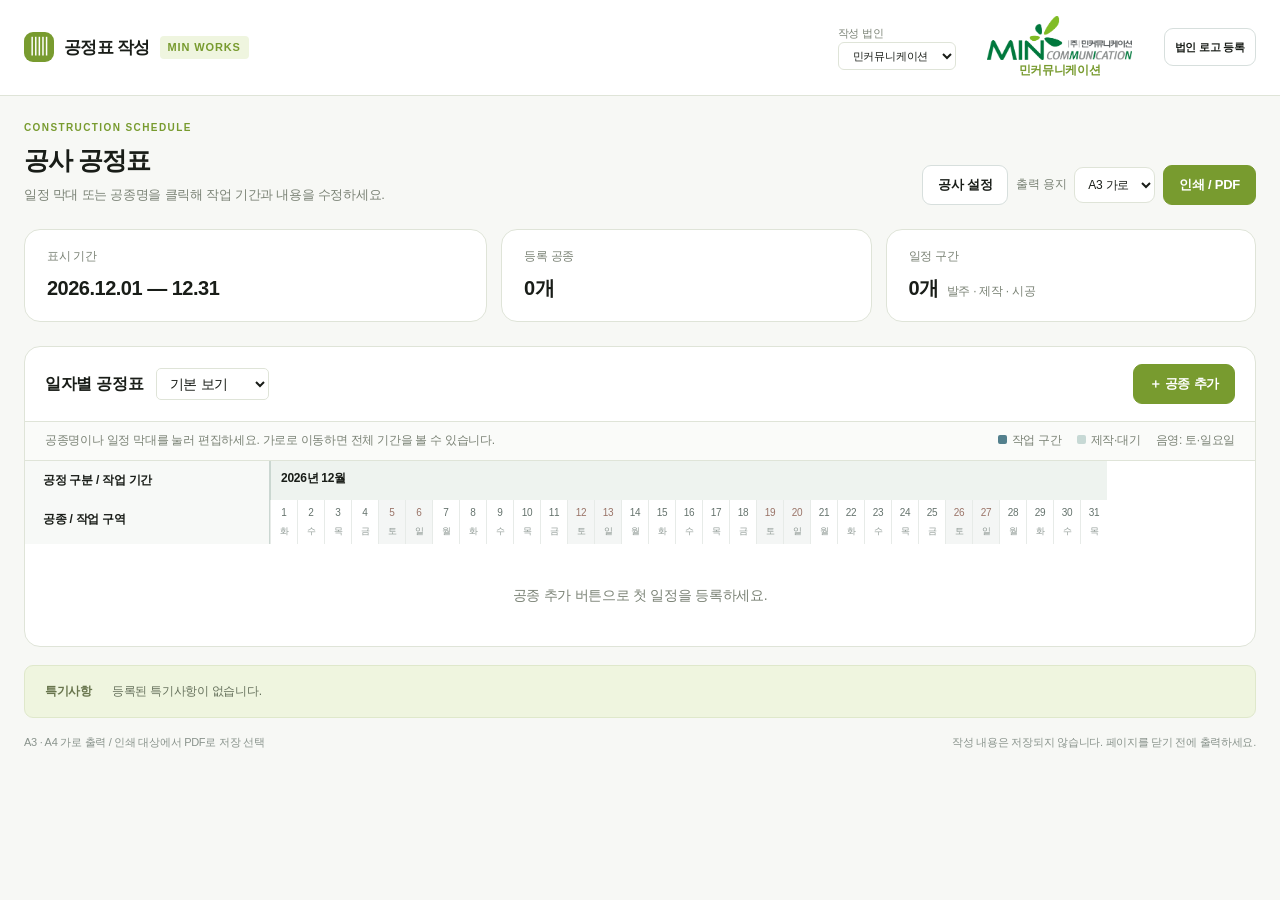
<file: schedule-tool.html>
<!doctype html>
<html lang="ko"><head><meta charset="utf-8"><meta name="viewport" content="width=device-width, initial-scale=1"><title>MIN WORKS · 공정표 작성</title>
<style>
:root{--ink:#203438;--muted:#738084;--teal:#24675d;--line:#dfe5e4;--day:27px;--label:245px}*{box-sizing:border-box}body{margin:0;background:#f3f5f3;color:var(--ink);font:14px/1.6 "맑은 고딕","Malgun Gothic",Arial,sans-serif}button,input,select,textarea{font:inherit}button{cursor:pointer;border:1px solid #d7dfdd;background:white;color:var(--ink);border-radius:7px;padding:9px 15px;font-weight:600}button:hover{background:#edf4f1}button.primary{background:var(--teal);border-color:var(--teal);color:white}button:focus-visible,input:focus-visible,textarea:focus-visible,select:focus-visible{outline:3px solid #97bdb2;outline-offset:2px}header{background:#fff;border-bottom:1px solid var(--line);padding:15px 32px;display:flex;align-items:center;justify-content:space-between;gap:20px}.brand{font-size:17px;font-weight:800;letter-spacing:-.7px;display:flex;align-items:center;gap:10px}.logo{background:var(--teal);color:white;width:30px;height:30px;border-radius:7px;display:grid;place-items:center;font-size:18px}.tag{font-size:11px;letter-spacing:1px;color:var(--teal);background:#eaf2ed;padding:3px 8px;border-radius:4px}main{max-width:1800px;margin:auto;padding:30px 32px}.eyebrow{color:var(--teal);font-size:12px;letter-spacing:1.5px;font-weight:700;margin-bottom:7px}h1{font-size:27px;letter-spacing:-1px;margin:0 0 7px;line-height:1.4}.intro{display:flex;justify-content:space-between;align-items:flex-end;gap:24px;margin-bottom:24px}.sub{margin:0;color:var(--muted);font-size:13px}.actions{display:flex;gap:8px;flex-wrap:wrap;flex-shrink:0}.summary{display:grid;grid-template-columns:1.25fr 1fr 1fr;gap:14px;margin-bottom:24px}.metric{border:1px solid var(--line);border-radius:10px;background:white;padding:17px 22px}.metric span{display:block;font-size:12px;color:var(--muted);margin-bottom:5px}.metric strong{font-size:21px;letter-spacing:-.5px}.metric small{font-size:12px;color:var(--muted);font-weight:400;margin-left:8px}.panel{background:white;border:1px solid var(--line);border-radius:12px;overflow:hidden}.toolbar{display:flex;justify-content:space-between;align-items:center;gap:16px;padding:17px 20px;flex-wrap:wrap}.toolbar .left{display:flex;align-items:center;gap:12px}.toolbar b{font-size:16px}.toolbar select{padding:6px 9px;border:1px solid var(--line);border-radius:5px;background:white;color:var(--ink)}.legend{display:flex;gap:15px;font-size:12px;color:var(--muted)}.dot{display:inline-block;width:9px;height:9px;background:#53808d;border-radius:2px;margin-right:5px}.hint{border-top:1px solid var(--line);padding:9px 20px;background:#fafbf9;font-size:12px;color:var(--muted);display:flex;justify-content:space-between;gap:20px}.scroll{overflow:auto;max-height:665px;border-top:1px solid var(--line)}.chart{width:max-content;min-width:100%}.chartHead{position:sticky;top:0;z-index:6;background:white}.monthRow,.dayRow,.taskRow{display:flex}.corner,.taskLabel{width:var(--label);min-width:var(--label);position:sticky;left:0;background:white;border-right:1px solid #cbd7d2;z-index:3}.corner{padding:10px 18px;font-size:12px;font-weight:700;background:#f7f9f7}.months,.days,.track{display:flex;position:relative;width:calc(var(--days)*var(--day));flex-shrink:0}.month{background:#eef3ef;border-left:1px solid #cad7d0;padding:8px 10px;font-size:12px;font-weight:700}.day{width:var(--day);min-width:var(--day);text-align:center;border-left:1px solid #e7ebe8;font-size:10px;line-height:18px;padding:4px 0;color:#65736d;background:white}.day em{font-style:normal;display:block;font-size:9px;color:#8d9893}.weekend{background:#f4f6f5;color:#9a7468}.taskRow{border-top:1px solid #e5eae7;min-height:65px}.taskLabel{padding:10px 14px;text-align:left;border:0;border-right:1px solid #cbd7d2;border-radius:0;font-weight:400;display:flex;align-items:center;gap:12px}.taskLabel:hover{background:#eff5f1}.num{color:#98a29d;font-size:11px;width:20px}.taskLabel b{display:block;font-size:13px}.taskLabel small{font-size:10px;color:#839088}.track{align-items:center;background:repeating-linear-gradient(to right,transparent 0,transparent calc(var(--day) - 1px),#e8ede9 calc(var(--day) - 1px),#e8ede9 var(--day))}.shade{position:absolute;top:0;bottom:0;background:#f4f6f580;width:var(--day);pointer-events:none}.bar{position:absolute;height:25px;border:0;border-radius:4px;padding:0;top:12px;min-width:4px;box-shadow:inset 0 -2px #0000000d}.bar:hover{filter:brightness(.92)}.bar.wait{background-image:repeating-linear-gradient(135deg,#ffffff22 0,#ffffff22 4px,transparent 4px,transparent 8px)}.barLabel{position:absolute;top:40px;font-size:10px;white-space:nowrap;color:#708078;pointer-events:none;max-width:90%;overflow:hidden;text-overflow:ellipsis}.unscheduled{padding-left:15px;color:#9a8982;font-size:11px}.notebox{margin-top:18px;border:1px solid #e2e6dc;border-radius:9px;background:#f7f8ef;padding:16px 20px;display:flex;gap:20px;font-size:12px}.notebox strong{white-space:nowrap;color:#68754d}.notebox p{margin:0;color:#66715c}.foot{display:flex;justify-content:space-between;gap:20px;color:#89938c;font-size:11px;margin-top:16px}.empty{padding:40px;text-align:center;color:var(--muted)}dialog{border:0;border-radius:14px;box-shadow:0 20px 90px #162c3940;padding:0;width:min(760px,94vw);max-height:90vh;color:var(--ink)}dialog::backdrop{background:#1b302e70}.dialogHead{padding:20px 24px;border-bottom:1px solid var(--line);display:flex;align-items:center;justify-content:space-between}dialog h2{font-size:19px;margin:0}.formbody{padding:20px 24px;overflow:auto;max-height:65vh}label.field{display:block;margin-bottom:16px;font-size:12px;font-weight:700}input,textarea{border:1px solid #d7dfda;border-radius:6px;padding:9px 11px;width:100%;background:white;color:var(--ink);margin-top:5px}textarea{resize:vertical;min-height:85px}.two{display:grid;grid-template-columns:1fr 1fr;gap:14px}.seg{background:#f5f7f5;border:1px solid var(--line);border-radius:7px;padding:12px;margin-bottom:10px;display:grid;grid-template-columns:1fr 1fr 1fr 45px 35px;gap:8px;align-items:end}.seg label{font-size:11px}.seg input{padding:7px 5px;font-size:12px;height:35px}.seg input[type=color]{padding:4px}.seg button{padding:6px;height:35px}.dialogFoot{display:flex;justify-content:space-between;padding:16px 24px;border-top:1px solid var(--line);background:#fafbf9}.danger{color:#a14b3a}.msg{position:fixed;bottom:24px;left:50%;transform:translateX(-50%);background:#203d35;color:white;border-radius:8px;padding:12px 24px;z-index:30;box-shadow:0 3px 15px #0002;display:none}#formError{color:#ad4c38;font-size:12px;margin:10px 0} .printTitle{display:none}.iconBtn{padding:4px 10px;font-size:20px;border:0;background:transparent}.mobilehelp{display:none}
@media(max-width:800px){header{padding:12px 16px}main{padding:22px 15px}.intro{display:block}.actions{margin-top:16px}h1{font-size:22px}.summary{gap:8px;grid-template-columns:1fr}.metric{padding:12px 16px}.metric span{display:inline;margin-right:15px}.metric strong{font-size:18px}.legend{display:none}:root{--label:180px}.seg{grid-template-columns:1fr 1fr}.seg label:first-child{grid-column:1/-1}.notebox{display:block}.notebox strong{display:block;margin-bottom:6px}.foot{display:block}.tag{display:none}}
@page{size:A3 landscape;margin:10mm}@media print{body{background:white;font-size:9px;-webkit-print-color-adjust:exact;print-color-adjust:exact}header,.intro,.summary,.toolbar,.hint,.foot,dialog,.msg{display:none!important}main{padding:0;max-width:none}.printTitle{display:block;text-align:center;font-size:21px;margin:0 0 12px}.panel{border-radius:0;border:1px solid #9daea6}.scroll{max-height:none;overflow:visible}.chart{width:100%;min-width:0}.chartHead{position:static}.corner,.taskLabel{position:static;width:17%;min-width:17%;font-size:10px}.months,.days,.track{width:83%;flex-shrink:1}.month{padding:3px 5px}.day{min-width:0;width:calc(100% / var(--days));font-size:8px;padding:0;line-height:13px}.day em{font-size:7px}.taskRow{min-height:37px;break-inside:avoid}.taskLabel{padding:4px 7px}.taskLabel b{font-size:10px}.taskLabel small{font-size:8px}.bar{height:14px;top:5px}.barLabel{font-size:7px;top:21px}.shade{width:calc(100% / var(--days))}.notebox{margin-top:9px;font-size:9px;padding:8px}.num{font-size:8px;width:12px}}

.companyBox{display:flex;align-items:center;gap:14px}.companyBox label{font-size:11px;color:var(--muted)}.companyBox select{display:block;padding:6px 10px;border:1px solid var(--line);border-radius:6px;color:var(--ink);background:white;min-width:155px}.companyIdentity{display:flex;align-items:center;justify-content:flex-end;min-width:145px;gap:8px;font-size:16px;font-weight:800;color:var(--teal)}.companyIdentity img{max-width:210px;max-height:46px;object-fit:contain}.companyIdentity img[hidden]{display:none}.companyBox button{font-size:11px;padding:6px 10px}.printCompany{display:none}.logoGuide{font-size:12px;color:var(--muted);margin:0}.logoPreview{max-width:250px;max-height:70px;object-fit:contain;margin:12px 0}.checkRow{display:flex;gap:10px;align-items:flex-start;background:#eef4ef;border-radius:8px;padding:14px;margin:16px 0 10px;font-size:13px}.checkRow input{width:16px;margin:4px 0 0}.checkRow small{display:block;color:var(--muted);font-size:12px;margin-top:3px}@media(max-width:800px){header{flex-wrap:wrap}.companyBox{width:100%;flex-wrap:wrap}.companyIdentity{margin-left:auto}}@media print{.printCompany{display:flex;justify-content:flex-end;align-items:center;margin-bottom:10px;gap:8px;font-size:14px;font-weight:700}.printCompany img{max-width:200px;max-height:45px;object-fit:contain}.printCompany img[hidden]{display:none}}
.companyIdentity{flex-direction:column;justify-content:center;align-items:center;gap:3px;min-width:180px;font-size:12px}.companyIdentity img{max-width:180px;max-height:44px}.companyIdentity span{line-height:1.3}@media(max-width:800px){.companyIdentity{min-width:150px}.companyIdentity img{max-width:150px}}
</style><style>
:root{--ink:#191d18;--muted:#7a8275;--teal:#789b2f;--line:#dfe4d8}
body,input,select,textarea,button{font-family:Inter,Pretendard,-apple-system,BlinkMacSystemFont,"Segoe UI","Noto Sans KR","Malgun Gothic",sans-serif;letter-spacing:-.02em}
body{background:#f7f8f5}header{padding:16px 24px}.tag{background:#eff5df;letter-spacing:.08em}main{padding:24px;max-width:none}h1{font-size:25px;letter-spacing:-.04em}.eyebrow{font-size:10px;letter-spacing:.14em}.logo{border-radius:9px}.panel,.metric{border-radius:16px}.metric strong{font-size:20px;font-variant-numeric:tabular-nums}button{border-radius:9px;min-height:38px;font-size:13px}button.primary:hover{background:#658626}button:focus-visible,input:focus-visible,select:focus-visible{outline-color:#adc779}.notebox{background:#eff5df;border-color:#dfe8cb}.paper-control{display:flex;align-items:center;gap:8px;color:var(--muted);font-size:12px}.paper-control select{border:1px solid var(--line);border-radius:9px;background:white;padding:9px;color:var(--ink)}.taskLabel{border-radius:0}.foot{flex-wrap:wrap}.intro>div:first-child{min-width:0}h1{overflow-wrap:anywhere}.companyBox select{min-width:0}
@media(max-width:600px){header{padding:12px 16px}main{padding:20px 12px}.summary{grid-template-columns:1fr}.metric{padding:12px 16px}.companyBox{gap:10px}.companyIdentity{min-width:0}.companyIdentity img{max-width:120px}.intro .actions{gap:6px}.intro .actions button{flex:1}.seg{grid-template-columns:1fr 1fr}.two{grid-template-columns:1fr}.toolbar{padding:12px}.foot{line-height:1.8}}
@media print{html,body{background:#fff}main{padding:0}.printCompany{margin:0 0 6px}.printCompany img{max-height:32px}.printTitle{font-size:18px;margin:0 0 8px}.taskLabel{min-height:0;border-radius:0}.taskLabel,.bar{min-height:0}.printTitle{overflow-wrap:anywhere}.monthRow,.dayRow,.taskRow{break-inside:avoid}.notebox{break-inside:avoid}.scroll{border-top:0}.barLabel{max-width:100%}.taskLabel b{overflow-wrap:anywhere}.taskLabel small{white-space:normal}.chartHead{position:static}.panel{border-radius:0}}
</style><style id="printPage">@page{size:A3 landscape;margin:10mm}</style><style>
.track{align-items:stretch}
.barLabel{position:relative;top:auto;min-width:0;max-width:none;padding:41px 6px 8px 0;white-space:normal;overflow-wrap:anywhere}
.task-note{color:#344941;white-space:pre-wrap;margin-top:2px}
.unscheduled{align-self:center}
@media print{
  .barLabel{top:auto;padding-top:21px;padding-bottom:3px;line-height:1.22}
  .task-note{color:#26342d;font-size:9px}
}
</style></head><body>
<header><div class="brand"><span class="logo">▥</span>공정표 작성 <span class="tag">MIN WORKS</span></div><div class="companyBox"><label>작성 법인<select id="companySelect" aria-label="작성 법인"><option value="min">민커뮤니케이션</option><option value="gonggam">공감에스디</option></select></label><div class="companyIdentity"><img id="companyLogo" alt="" hidden><span id="companyName"></span></div><button type="button" id="logoSettings">법인 로고 등록</button></div></header>
<main><section class="intro"><div><div class="eyebrow">CONSTRUCTION SCHEDULE</div><h1 id="projectTitle"></h1><p class="sub">일정 막대 또는 공종명을 클릭해 작업 기간과 내용을 수정하세요.</p></div><div class="actions"><button id="settings">공사 설정</button><label class="paper-control">출력 용지 <select id="paperSize" aria-label="출력 용지"><option value="A3">A3 가로</option><option value="A4">A4 가로</option></select></label><button id="print" class="primary">인쇄 / PDF</button></div></section>
<section class="summary"><div class="metric"><span>표시 기간</span><strong id="period"></strong></div><div class="metric"><span>등록 공종</span><strong id="count"></strong></div><div class="metric"><span>일정 구간</span><strong id="segmentsCount"></strong><small>발주 · 제작 · 시공</small></div></section>
<div class="printCompany"><img id="printLogo" alt="" hidden><span id="printCompanyName"></span></div><h2 class="printTitle" id="printTitle"></h2><section class="panel"><div class="toolbar"><div class="left"><b>일자별 공정표</b><select id="zoom" aria-label="일자 너비"><option value="27">기본 보기</option><option value="38">넓게 보기</option><option value="19">촘촘히 보기</option></select></div><div class="actions"><button id="add" class="primary">＋ 공종 추가</button></div></div><div class="hint"><span>공종명이나 일정 막대를 눌러 편집하세요. 가로로 이동하면 전체 기간을 볼 수 있습니다.</span><div class="legend"><span><i class="dot"></i>작업 구간</span><span><i class="dot" style="background:#c7d9d5"></i>제작·대기</span><span>음영: 토·일요일</span></div></div><div class="scroll" id="scroll"><div class="chart" id="chart"></div></div></section>
<aside class="notebox"><strong>특기사항</strong><p id="special"></p></aside><div class="foot"><span>A3 · A4 가로 출력 / 인쇄 대상에서 PDF로 저장 선택</span><span id="saveStatus">작성 내용은 저장되지 않습니다. 페이지를 닫기 전에 출력하세요.</span></div></main>
<dialog id="taskDialog"><form id="taskForm"><div class="dialogHead"><h2 id="dialogTitle">공종 편집</h2><button class="iconBtn" type="button" id="closeTask" aria-label="편집 닫기">×</button></div><div class="formbody"><div class="two"><label class="field">공종명<input id="taskName" required maxlength="100"></label><label class="field">공사 구분<input id="taskGroup" maxlength="100"></label></div><label class="field">작업 내용 / 비고<textarea id="taskNote" maxlength="10000"></textarea></label><div style="display:flex;justify-content:space-between;align-items:center;margin-bottom:12px"><strong>일정 구간</strong><button type="button" id="addSegment">＋ 구간 추가</button></div><p class="sub" style="margin-bottom:12px">발주, 제작, 시공 등 여러 구간을 등록할 수 있습니다. 시작일과 종료일을 모두 포함합니다.</p><div id="segmentEditor"></div><p id="formError" role="alert"></p></div><div class="dialogFoot"><button class="danger" type="button" id="deleteTask">공종 삭제</button><button class="primary" type="submit">변경 적용</button></div></form></dialog>
<dialog id="settingsDialog"><form id="settingsForm"><div class="dialogHead"><h2>공사 설정</h2><button class="iconBtn" type="button" id="closeSettings" aria-label="설정 닫기">×</button></div><div class="formbody"><label class="field">공정표 제목<input id="titleInput" required maxlength="200"></label><div class="two"><label class="field">표시 시작일<input id="startInput" type="date" required></label><label class="field">표시 종료일<input id="endInput" type="date" required></label></div><label class="checkRow"><input id="settingsShift" type="checkbox"><span>전체 작업 일정도 함께 이동<small>표시 시작일을 바꾼 일수만큼 모든 작업 날짜를 이동합니다. 선택하지 않으면 표시 기간만 변경합니다.</small></span></label><label class="field">특기사항<textarea id="noteInput" maxlength="10000"></textarea></label><p class="sub">최대 366일을 표시합니다. 표시 기간 밖의 일정도 저장되며, 기간을 늘리면 다시 나타납니다.</p><p id="settingsError" role="alert" class="danger"></p></div><div class="dialogFoot"><span></span><button class="primary">설정 적용</button></div></form></dialog>

<dialog id="logoDialog"><div class="dialogHead"><h2 id="logoDialogTitle">법인 로고 등록</h2><button class="iconBtn" type="button" id="closeLogo" aria-label="로고 등록 닫기">×</button></div><div class="formbody"><p class="logoGuide">선택한 법인의 PNG 또는 JPG 로고를 등록하세요. 등록한 로고는 이번 출력에만 사용됩니다.</p><img id="logoPreview" class="logoPreview" alt="등록된 법인 로고" hidden><label class="field">로고 파일<input id="logoFile" type="file" accept="image/png,image/jpeg"></label><p id="logoError" class="danger" role="alert"></p></div><div class="dialogFoot"><button id="removeLogo" type="button" class="danger">기본 로고로 복원</button><button id="doneLogo" type="button" class="primary">닫기</button></div></dialog><div class="msg" id="toast" role="status"></div>
<script id="schedule-data" type="application/json">{"version": 1, "title": "공사 공정표", "start": "2026-10-01", "end": "2026-10-31", "note": "", "tasks": []}</script>
<script>
'use strict';
const $=id=>document.getElementById(id),DAY=86400000;
const DEFAULT_LOGOS={"min": "[data-uri]", "gonggam": "[data-uri]"};
const COMPANIES={min:'민커뮤니케이션',gonggam:'공감에스디'};
let model=JSON.parse($('schedule-data').textContent),editing=null,draft=[],toastTimer;
const now=new Date();const localISO=d=>new Date(d.getTime()-d.getTimezoneOffset()*60000).toISOString().slice(0,10);model.start=localISO(new Date(now.getFullYear(),now.getMonth(),1));model.end=localISO(new Date(now.getFullYear(),now.getMonth()+1,0));
model.company=model.company||'min';model.companyLogos={...DEFAULT_LOGOS,...(model.companyLogos||{})};
const esc=v=>String(v??'').replace(/[&<>"']/g,c=>({'&':'&amp;','<':'&lt;','>':'&gt;','"':'&quot;',"'":'&#39;'}[c]));
function day(s){if(!/^\d{4}-\d{2}-\d{2}$/.test(s))return NaN;let t=Date.parse(s+'T00:00:00Z');return Number.isFinite(t)&&new Date(t).toISOString().slice(0,10)===s?t:NaN}
const iso=t=>new Date(t).toISOString().slice(0,10);
const short=s=>s.slice(5).replace('-','.');
function notify(text){$('toast').textContent=text;$('toast').style.display='block';clearTimeout(toastTimer);toastTimer=setTimeout(()=>$('toast').style.display='none',3200)}
function dirty(){render();$('saveStatus').textContent='작성 내용이 반영되었습니다. 인쇄 / PDF로 출력하세요.'}
function renderCompany(){const name=COMPANIES[model.company],logo=model.companyLogos[model.company]||DEFAULT_LOGOS[model.company];$('companySelect').value=model.company;$('companyName').textContent=name;$('printCompanyName').textContent=name;for(const id of ['companyLogo','printLogo']){$(id).hidden=!logo;$(id).src=logo;$(id).alt=name+' 로고'}$('companyName').hidden=false;document.title=name+' · 공정표 작성'}
$('companySelect').onchange=e=>{if(!COMPANIES[e.target.value])return;model.company=e.target.value;dirty();notify(COMPANIES[model.company]+' 공정표로 설정했습니다.')};
function openLogo(){$('logoDialogTitle').textContent=COMPANIES[model.company]+' 로고 등록';$('logoPreview').src=model.companyLogos[model.company]||DEFAULT_LOGOS[model.company];$('logoPreview').hidden=false;$('logoError').textContent='';$('logoFile').value='';$('logoDialog').showModal()}
$('logoSettings').onclick=openLogo;$('closeLogo').onclick=$('doneLogo').onclick=()=>$('logoDialog').close();
$('logoFile').onchange=async e=>{const f=e.target.files[0];if(!f)return;const selected=model.company;if(!['image/png','image/jpeg'].includes(f.type)||f.size>1000000){$('logoError').textContent='1MB 이하의 PNG 또는 JPG 파일을 선택하세요.';return}try{const buffer=await f.arrayBuffer(),bytes=new Uint8Array(buffer);const isPng=bytes[0]===137&&bytes[1]===80&&bytes[2]===78&&bytes[3]===71;const isJpg=bytes[0]===255&&bytes[1]===216&&bytes[2]===255;if(!isPng&&!isJpg)throw Error('PNG 또는 JPG 이미지인지 확인하세요.');let binary='';for(let i=0;i<bytes.length;i+=8192)binary+=String.fromCharCode(...bytes.subarray(i,i+8192));const url='data:image/'+(isPng?'png':'jpeg')+';base64,'+btoa(binary);const img=new Image();img.src=url;await img.decode();model.companyLogos[selected]=url;$('logoPreview').src=url;$('logoPreview').hidden=false;$('logoError').textContent='';dirty();notify('로고를 등록했습니다. 출력물에 반영됩니다.')}catch(err){$('logoError').textContent='로고를 읽지 못했습니다. '+err.message}};
$('removeLogo').onclick=()=>{model.companyLogos[model.company]=DEFAULT_LOGOS[model.company];$('logoPreview').src=DEFAULT_LOGOS[model.company];$('logoPreview').hidden=false;$('logoFile').value='';dirty()};
function render(){renderCompany();
 const start=day(model.start),end=day(model.end),n=Math.round((end-start)/DAY)+1;document.documentElement.style.setProperty('--days',n);
 $('projectTitle').textContent=model.title;$('printTitle').textContent=model.title;$('special').textContent=model.note||'등록된 특기사항이 없습니다.';
 $('period').textContent=model.start.replaceAll('-','.')+' — '+short(model.end);$('count').textContent=model.tasks.length+'개';$('segmentsCount').textContent=model.tasks.reduce((a,t)=>a+t.segments.length,0)+'개';
 let dates=Array.from({length:n},(_,i)=>new Date(start+i*DAY)),months=[];
 dates.forEach(d=>{let key=d.toISOString().slice(0,7);if(months.at(-1)?.key===key)months.at(-1).n++;else months.push({key,n:1})});
 let html='<div class="chartHead"><div class="monthRow"><div class="corner">공정 구분 / 작업 기간</div><div class="months">'+months.map(m=>'<div class="month" style="width:'+m.n/n*100+'%">'+m.key.replace('-','년 ')+'월</div>').join('')+'</div></div><div class="dayRow"><div class="corner">공종 / 작업 구역</div><div class="days">'+dates.map(d=>'<div class="day '+([0,6].includes(d.getUTCDay())?'weekend':'')+'">'+d.getUTCDate()+'<em>'+'일월화수목금토'[d.getUTCDay()]+'</em></div>').join('')+'</div></div></div>';
 const shades=dates.map((d,i)=>[0,6].includes(d.getUTCDay())?'<span class="shade" style="left:'+i/n*100+'%"></span>':'').join('');
 model.tasks.forEach((t,i)=>{let visible=t.segments.filter(s=>day(s.end)>=start&&day(s.start)<=end);html+='<div class="taskRow"><button class="taskLabel" data-task="'+i+'" aria-label="'+esc(t.name)+' 편집"><span class="num">'+String(i+1).padStart(2,'0')+'</span><span><b>'+esc(t.name)+'</b><small>'+esc(t.group||'공사')+'</small></span></button><div class="track">'+shades;
 visible.forEach(s=>{let a=Math.max(0,(day(s.start)-start)/DAY),b=Math.min(n,(day(s.end)-start)/DAY+1);html+='<button class="bar '+(s.label.includes('대기')?'wait':'')+'" data-task="'+i+'" style="left:'+a/n*100+'%;width:'+(b-a)/n*100+'%;background-color:'+esc(s.color)+'" title="'+esc(t.name+' / '+s.label+' / '+s.start+' ~ '+s.end)+'" aria-label="'+esc(t.name+' '+s.label+' '+short(s.start)+'~'+short(s.end)+' 편집')+'"></button>'});
 if(visible.length){
   const offset=Math.min(65,Math.max(0,(day(visible[0].start)-start)/DAY)/n*100);
   html+='<div class="barLabel" style="margin-left:'+offset+'%"><span>'+esc(visible.map(s=>s.label).join(' / '))+'</span>'+(t.note?.trim()?'<div class="task-note">'+esc(t.note)+'</div>':'')+'</div>';
 }else{
   html+='<span class="unscheduled">'+(t.segments.length?'표시 기간 밖의 일정':'일정 미입력 · 클릭해서 등록')+'</span>';
 }
 html+='</div></div>'});
 $('chart').innerHTML=html+(model.tasks.length?'':'<div class="empty">공종 추가 버튼으로 첫 일정을 등록하세요.</div>');
}
function openTask(i){editing=i;const t=i===null?{name:'',group:'',note:'',segments:[]}:model.tasks[i];$('taskName').value=t.name;$('taskGroup').value=t.group;$('taskNote').value=t.note;draft=structuredClone(t.segments);$('dialogTitle').textContent=i===null?'공종 추가':'공종 편집';$('deleteTask').hidden=i===null;$('formError').textContent='';renderSegments();$('taskDialog').showModal()}
function renderSegments(){$('segmentEditor').innerHTML=draft.map((s,i)=>'<div class="seg"><label>구간명<input data-i="'+i+'" data-key="label" value="'+esc(s.label)+'" required maxlength="100"></label><label>시작일<input type="date" data-i="'+i+'" data-key="start" value="'+esc(s.start)+'" required></label><label>종료일<input type="date" data-i="'+i+'" data-key="end" value="'+esc(s.end)+'" required></label><label>색상<input aria-label="구간 '+(i+1)+' 색상" type="color" data-i="'+i+'" data-key="color" value="'+esc(s.color)+'"></label><button type="button" data-remove="'+i+'" aria-label="구간 '+(i+1)+' 삭제">×</button></div>').join('')||'<p class="sub">등록된 구간이 없습니다. 구간 추가를 눌러 일정을 입력하세요.</p>'}
$('chart').addEventListener('click',e=>{let b=e.target.closest('[data-task]');if(b)openTask(Number(b.dataset.task))});
$('segmentEditor').addEventListener('input',e=>{if(e.target.dataset.key)draft[Number(e.target.dataset.i)][e.target.dataset.key]=e.target.value});
$('segmentEditor').addEventListener('click',e=>{let b=e.target.closest('[data-remove]');if(b){draft.splice(Number(b.dataset.remove),1);renderSegments()}});
$('addSegment').onclick=()=>{draft.push({start:model.start,end:model.start,label:'시공',color:'#53808d'});renderSegments()};
$('add').onclick=()=>openTask(null);$('closeTask').onclick=()=>$('taskDialog').close();
$('taskForm').onsubmit=e=>{e.preventDefault();if(!$('taskName').value.trim()){$('formError').textContent='공종명을 입력하세요.';return}if(draft.some(s=>!s.label.trim()||!Number.isFinite(day(s.start))||!Number.isFinite(day(s.end))||day(s.end)<day(s.start))){$('formError').textContent='구간명과 날짜를 확인하세요. 종료일은 시작일보다 빠를 수 없습니다.';return}let task={id:editing===null?'t'+Date.now():model.tasks[editing].id,name:$('taskName').value.trim(),group:$('taskGroup').value.trim(),note:$('taskNote').value,segments:structuredClone(draft).sort((a,b)=>a.start.localeCompare(b.start))};if(editing===null)model.tasks.push(task);else model.tasks[editing]=task;$('taskDialog').close();dirty();notify('공종을 적용했습니다. 인쇄 / PDF로 출력하세요.')};
$('deleteTask').onclick=()=>{if(editing!==null&&confirm('이 공종을 삭제하시겠습니까?')){model.tasks.splice(editing,1);$('taskDialog').close();dirty()}};
$('settings').onclick=()=>{$('titleInput').value=model.title;$('startInput').value=model.start;$('endInput').value=model.end;$('noteInput').value=model.note;$('settingsError').textContent='';$('settingsShift').checked=false;$('settingsDialog').showModal()};$('closeSettings').onclick=()=>$('settingsDialog').close();
$('settingsForm').onsubmit=e=>{e.preventDefault();let a=day($('startInput').value),b=day($('endInput').value);if(!$('titleInput').value.trim()||!Number.isFinite(a)||!Number.isFinite(b)||b<a||b-a>365*DAY){$('settingsError').textContent='제목과 표시 기간을 확인하세요. 기간은 1~366일이어야 합니다.';return}const delta=a-day(model.start);if($('settingsShift').checked&&delta){const moved=model.tasks.map(t=>({...t,segments:t.segments.map(s=>({...s,start:iso(day(s.start)+delta),end:iso(day(s.end)+delta)}))}));if(moved.some(t=>t.segments.some(s=>!Number.isFinite(day(s.start))||!Number.isFinite(day(s.end))))){$('settingsError').textContent='이동할 작업 날짜가 지원 범위를 벗어납니다.';return}model.tasks=moved}Object.assign(model,{title:$('titleInput').value.trim(),start:iso(a),end:iso(b),note:$('noteInput').value});$('settingsDialog').close();dirty()};
$('zoom').onchange=e=>document.documentElement.style.setProperty('--day',e.target.value+'px');$('print').onclick=()=>{preparePrint();window.print()};

function preparePrint(){
 const paper=$('paperSize').value==='A4'?'A4':'A3';
 $('printPage').textContent='@page{size:'+paper+' landscape;margin:10mm}';
 document.body.style.zoom='';
}
$('paperSize').onchange=preparePrint;
window.addEventListener('beforeprint',preparePrint);
render();
</script></body></html>
</file>
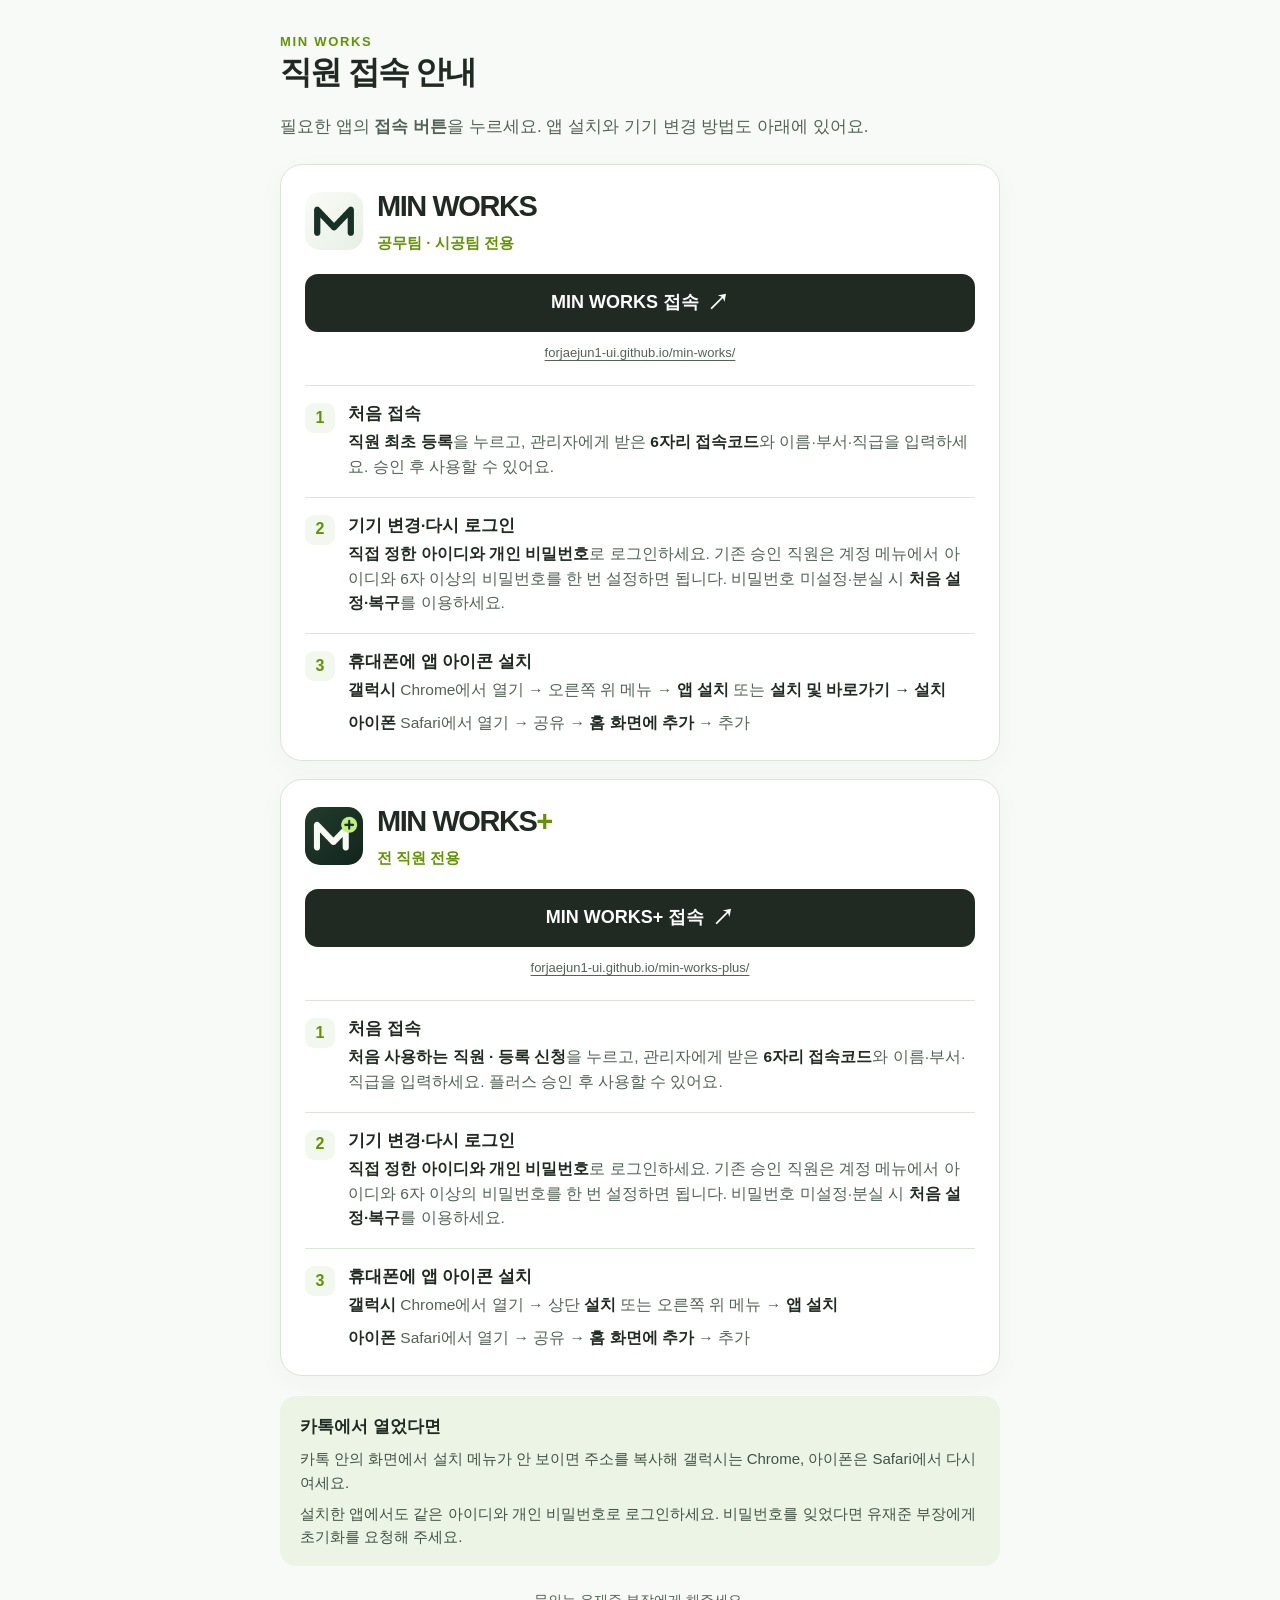
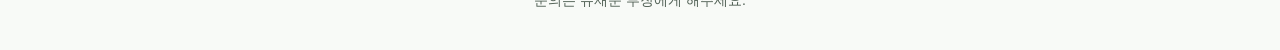
<file: start.html>
<!doctype html>
<html lang="ko">
<head>
  <meta charset="utf-8">
  <meta name="viewport" content="width=device-width, initial-scale=1, viewport-fit=cover">
  <meta name="theme-color" content="#1f2a22">
  <title>MIN WORKS · 직원 접속 안내</title>
  <meta name="description" content="MIN WORKS와 MIN WORKS+ 접속, 기기 변경, 갤럭시·아이폰 앱 설치 방법을 한눈에 확인하세요.">
  <meta property="og:type" content="website">
  <meta property="og:title" content="MIN WORKS · 직원 접속 안내">
  <meta property="og:description" content="공무팀·시공팀용 MIN WORKS / 전 직원용 MIN WORKS+ · 접속 및 앱 설치 안내">
  <meta property="og:url" content="https://forjaejun1-ui.github.io/min-works/start.html">
  <meta property="og:image" content="https://forjaejun1-ui.github.io/min-works/assets/share-min-works.png">
  <style>
    :root{color-scheme:light;--ink:#202922;--muted:#536257;--green:#629400;--line:#dbe5d8;--pale:#f2f8ed;--bg:#f8faf7}
    *{box-sizing:border-box}html{-webkit-text-size-adjust:100%;scroll-behavior:smooth}body{margin:0;background:var(--bg);color:var(--ink);font-family:-apple-system,BlinkMacSystemFont,"Malgun Gothic","Apple SD Gothic Neo",sans-serif;line-height:1.55}
    main{width:min(100% - 32px,720px);margin:0 auto;padding:32px 0 38px}
    .eyebrow{margin:0;color:var(--green);font-size:13px;letter-spacing:.13em;font-weight:850}header h1{margin:1px 0 0;font-size:clamp(24px,6vw,32px);line-height:1.2;letter-spacing:-.055em}.intro{margin:22px 0 24px;color:var(--muted);font-size:17px}
    .app{margin:0 0 18px;padding:24px;border:1px solid var(--line);border-radius:22px;background:#fff;box-shadow:0 8px 30px #1c382008}.head{display:flex;align-items:center;gap:14px}.app-icon{width:58px;height:58px;flex:none;border-radius:15px;object-fit:cover}.head h2{margin:0;font-size:clamp(23px,5vw,29px);letter-spacing:-.05em;line-height:1.2}.head p{margin:7px 0 0;color:var(--green);font-size:15px;font-weight:800}.open{display:flex;align-items:center;justify-content:center;gap:8px;min-height:58px;margin:20px 0 22px;border-radius:13px;background:var(--ink);color:#fff;text-align:center;text-decoration:none;font-size:18px;font-weight:850}.open:focus-visible{outline:3px solid var(--green);outline-offset:3px}.open span{font-size:22px;line-height:1}.url{display:block;margin:-11px 0 22px;color:var(--muted);text-align:center;overflow-wrap:anywhere;font-size:13px;text-decoration:underline;text-underline-offset:3px}
    .steps{list-style:none;margin:0;padding:0;border-top:1px solid var(--line)}.steps li{display:grid;grid-template-columns:30px 1fr;gap:13px;padding:17px 0;border-bottom:1px solid var(--line)}.steps li:last-child{border-bottom:0;padding-bottom:0}.num{width:30px;height:30px;display:grid;place-items:center;border-radius:9px;background:var(--pale);color:var(--green);font-weight:900}.steps h3{margin:0 0 5px;font-size:17px;line-height:1.3}.steps p{margin:0;font-size:15.5px;color:var(--muted);line-height:1.6}.steps p+p{margin-top:8px}.steps strong{color:var(--ink)}
    .note{margin-top:20px;padding:18px 20px;border-radius:16px;background:#ebf4e5}.note h2{margin:0 0 7px;font-size:17px}.note p{margin:0;color:#425246;font-size:15px}.note p+p{margin-top:8px}.contact{margin:24px 0 0;text-align:center;color:var(--muted);font-size:14px}
    @media(max-width:410px){main{width:min(100% - 24px,720px);padding-top:22px}.app{padding:20px}.app-icon{width:54px;height:54px}.intro{font-size:16px}.steps p{font-size:15px}}
    @media print{body{background:#fff}main{max-width:none;width:100%;padding:0}.app{box-shadow:none;break-inside:avoid}.open{background:#1f2a22!important;color:#fff!important;-webkit-print-color-adjust:exact;print-color-adjust:exact}}
  </style>
</head>
<body>
  <main>
    <header>
      <p class="eyebrow">MIN WORKS</p><h1>직원 접속 안내</h1>
      <p class="intro">필요한 앱의 <strong>접속 버튼</strong>을 누르세요. 앱 설치와 기기 변경 방법도 아래에 있어요.</p>
    </header>

    <section class="app" aria-labelledby="main-title">
      <div class="head"><img class="app-icon" src="assets/icons/min-works-design-192.png" width="58" height="58" alt=""><div><h2 id="main-title">MIN WORKS</h2><p>공무팀 · 시공팀 전용</p></div></div>
      <a class="open" href="https://forjaejun1-ui.github.io/min-works/">MIN WORKS 접속 <span aria-hidden="true">↗</span></a>
      <a class="url" href="https://forjaejun1-ui.github.io/min-works/">forjaejun1-ui.github.io/min-works/</a>
      <ol class="steps">
        <li><span class="num">1</span><div><h3>처음 접속</h3><p><strong>직원 최초 등록</strong>을 누르고, 관리자에게 받은 <strong>6자리 접속코드</strong>와 이름·부서·직급을 입력하세요. 승인 후 사용할 수 있어요.</p></div></li>
        <li><span class="num">2</span><div><h3>기기 변경·다시 로그인</h3><p><strong>직접 정한 아이디와 개인 비밀번호</strong>로 로그인하세요. 기존 승인 직원은 계정 메뉴에서 아이디와 6자 이상의 비밀번호를 한 번 설정하면 됩니다. 비밀번호 미설정·분실 시 <strong>처음 설정·복구</strong>를 이용하세요.</p></div></li>
        <li><span class="num">3</span><div><h3>휴대폰에 앱 아이콘 설치</h3><p><strong>갤럭시</strong> Chrome에서 열기 → 오른쪽 위 메뉴 → <strong>앱 설치</strong> 또는 <strong>설치 및 바로가기 → 설치</strong></p><p><strong>아이폰</strong> Safari에서 열기 → 공유 → <strong>홈 화면에 추가</strong> → 추가</p></div></li>
      </ol>
    </section>

    <section class="app" aria-labelledby="plus-title">
      <div class="head"><img class="app-icon" src="plus-icon-design-192.png" width="58" height="58" alt=""><div><h2 id="plus-title">MIN WORKS<span style="color:var(--green)">+</span></h2><p>전 직원 전용</p></div></div>
      <a class="open" href="https://forjaejun1-ui.github.io/min-works-plus/">MIN WORKS+ 접속 <span aria-hidden="true">↗</span></a>
      <a class="url" href="https://forjaejun1-ui.github.io/min-works-plus/">forjaejun1-ui.github.io/min-works-plus/</a>
      <ol class="steps">
        <li><span class="num">1</span><div><h3>처음 접속</h3><p><strong>처음 사용하는 직원 · 등록 신청</strong>을 누르고, 관리자에게 받은 <strong>6자리 접속코드</strong>와 이름·부서·직급을 입력하세요. 플러스 승인 후 사용할 수 있어요.</p></div></li>
        <li><span class="num">2</span><div><h3>기기 변경·다시 로그인</h3><p><strong>직접 정한 아이디와 개인 비밀번호</strong>로 로그인하세요. 기존 승인 직원은 계정 메뉴에서 아이디와 6자 이상의 비밀번호를 한 번 설정하면 됩니다. 비밀번호 미설정·분실 시 <strong>처음 설정·복구</strong>를 이용하세요.</p></div></li>
        <li><span class="num">3</span><div><h3>휴대폰에 앱 아이콘 설치</h3><p><strong>갤럭시</strong> Chrome에서 열기 → 상단 <strong>설치</strong> 또는 오른쪽 위 메뉴 → <strong>앱 설치</strong></p><p><strong>아이폰</strong> Safari에서 열기 → 공유 → <strong>홈 화면에 추가</strong> → 추가</p></div></li>
      </ol>
    </section>

    <aside class="note"><h2>카톡에서 열었다면</h2><p>카톡 안의 화면에서 설치 메뉴가 안 보이면 주소를 복사해 갤럭시는 Chrome, 아이폰은 Safari에서 다시 여세요.</p><p>설치한 앱에서도 같은 아이디와 개인 비밀번호로 로그인하세요. 비밀번호를 잊었다면 유재준 부장에게 초기화를 요청해 주세요.</p></aside>
    <p class="contact">문의는 유재준 부장에게 해주세요.</p>
  </main>
</body>
</html>
</file>
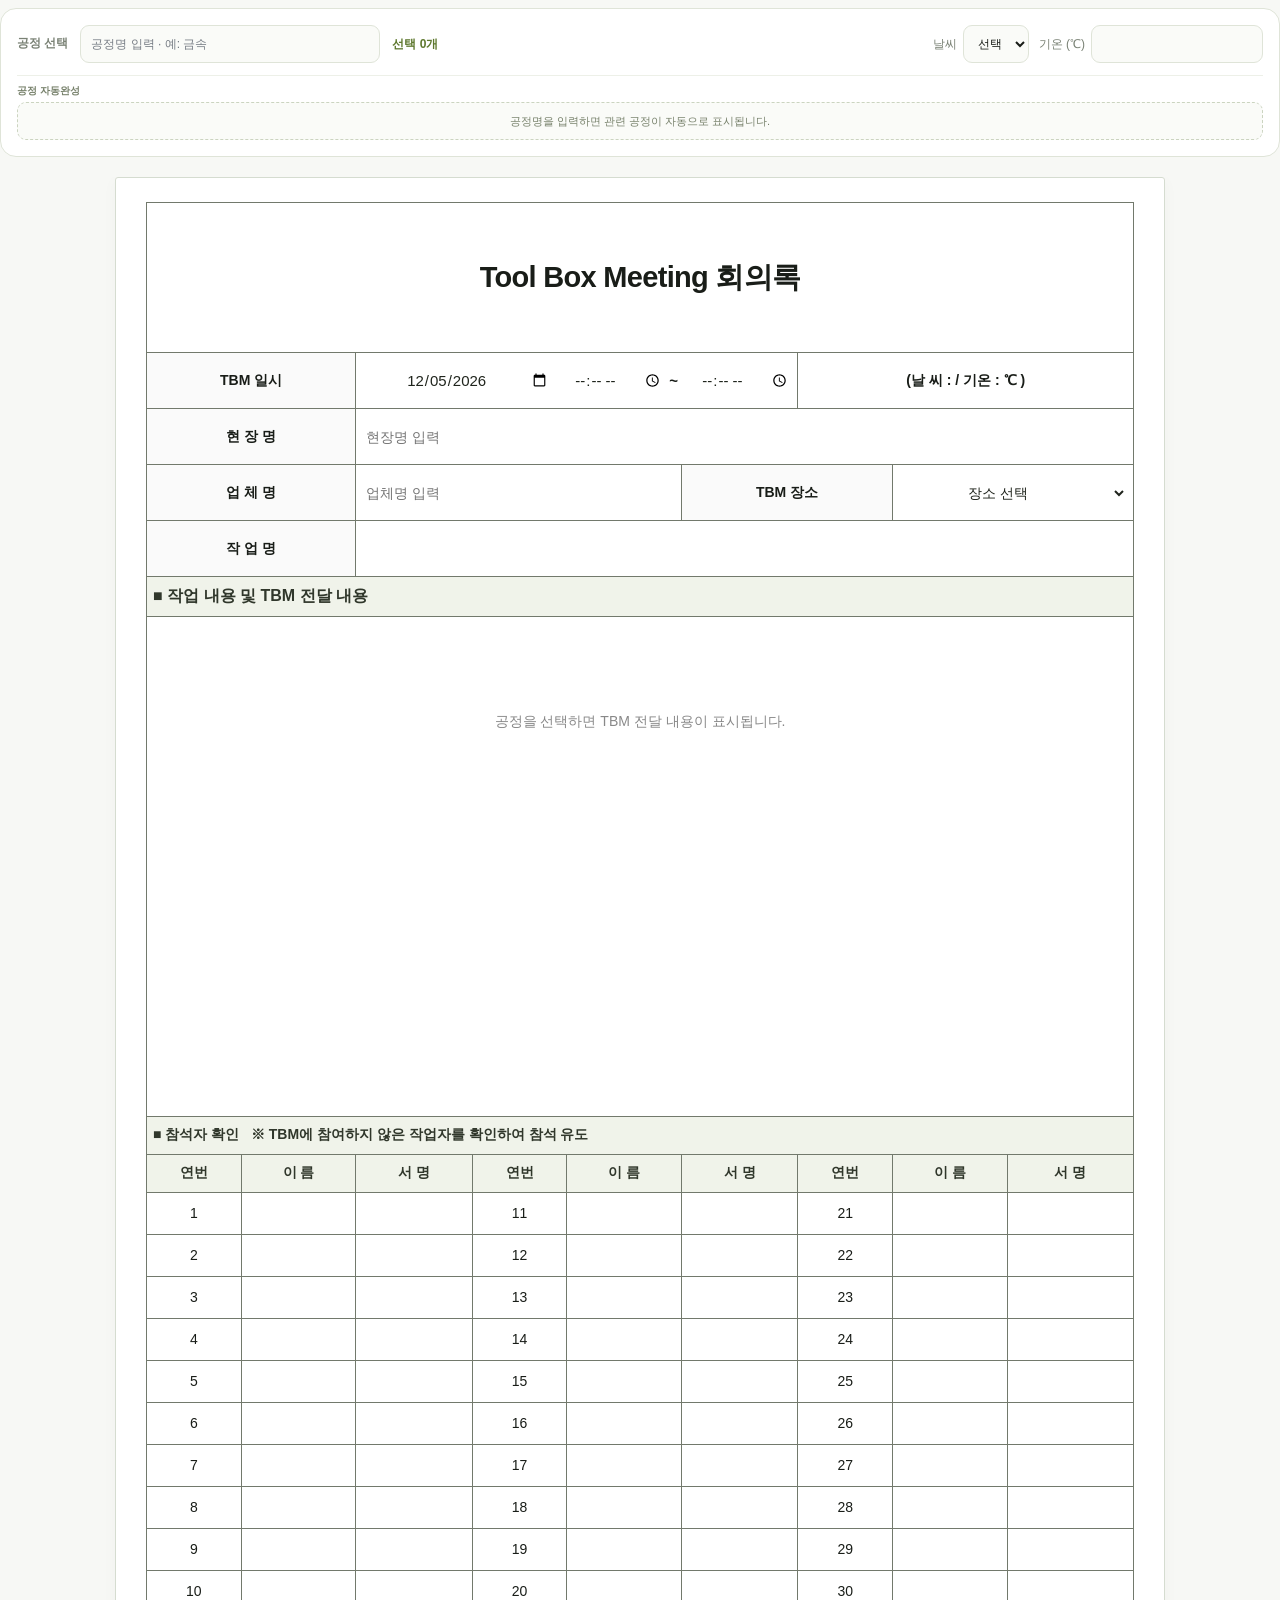
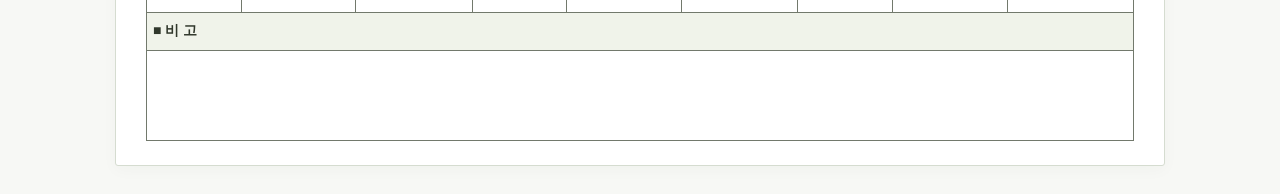
<file: tbm-tool.html>
<!DOCTYPE html>
<html lang="ko">
<head>
<meta charset="UTF-8">
<meta name="viewport" content="width=device-width,initial-scale=1.0">
<title>TBM 회의록 v2.3 - 오늘 날짜 자동 표시 · 후수정 가능</title>
<style>
:root{--line:#111;--head:#e7e7e7;--ui:#f4f6f8;--accent:#3159a6;}
*{box-sizing:border-box}
body{margin:0;background:#eef1f4;font-family:"Malgun Gothic","Noto Sans KR",Arial,sans-serif;color:#111}
.toolbar{max-width:1120px;margin:14px auto;background:#fff;border:1px solid #d7dce2;border-radius:10px;padding:14px 16px;box-shadow:0 2px 10px #0000000d}
.toolbar h2{margin:0 0 10px;font-size:18px}
.controls{display:grid;grid-template-columns:repeat(5,minmax(0,1fr));gap:10px}
.control{border:1px solid #d5d9df;border-radius:7px;padding:9px;background:#fff}
.control label{display:block;font-size:12px;font-weight:700;margin-bottom:5px}
.control input{width:100%;height:36px;border:1px solid #bfc5cc;border-radius:5px;padding:0 9px;font-size:14px}
.datetime{display:flex;gap:6px}
.datetime input{min-width:0}
.weather-picks{display:flex;gap:6px;flex-wrap:wrap}
.weather-btn{width:58px;height:52px;border:1px solid #cfd4db;background:white;border-radius:8px;cursor:pointer;padding:3px;font-size:11px}
.weather-btn.selected{outline:2px solid var(--accent);background:#eef4ff}

.time-wrap{display:flex;gap:4px;min-width:0;flex:1}.time-wrap input{min-width:0}
.weather-btn svg{display:block;margin:auto;width:28px;height:28px}
.process-box{margin-top:12px;border-top:1px solid #ddd;padding-top:12px}
.process-grid{display:flex;gap:6px;flex-wrap:wrap;max-height:150px;overflow:auto;padding:2px}
.process-btn{border:1px solid #bcc4cf;background:#fff;border-radius:16px;padding:6px 10px;cursor:pointer;font-size:12px}
.process-btn.selected{background:#263f76;color:#fff;border-color:#263f76}
.actions{display:flex;gap:8px;margin-top:12px}
.actions button{border:0;border-radius:6px;padding:9px 15px;cursor:pointer;font-weight:700}
.primary{background:#253d70;color:#fff} .secondary{background:#e5e8ec;color:#222}
.hint{font-size:12px;color:#5c6470;margin-top:7px}
.sheet{width:1050px;min-height:1485px;margin:15px auto 40px;background:#fff;padding:24px 30px;box-shadow:0 3px 20px #0002}
.tbm{width:100%;border-collapse:collapse;table-layout:fixed;font-size:14px}
.tbm td,.tbm th{border:1.3px solid #111;padding:6px;vertical-align:middle}
.title{height:150px;font-size:35px;font-weight:800;text-align:center}
.label{font-weight:700;text-align:center;background:#fafafa}
.info-row{height:56px}
.date-display{text-align:center;font-size:15px}
.weather-display{text-align:center;font-weight:700}
.section-title{background:var(--head);font-size:16px;font-weight:800;height:40px}
.content-cell{height:500px;vertical-align:top!important;padding:14px 16px!important;line-height:1.55}
.content-empty{color:#888;text-align:center;margin-top:80px}
.tbm-item{margin-bottom:15px;padding-bottom:12px;border-bottom:1px dashed #bbb}
.tbm-item:last-child{border-bottom:none}
.tbm-item .work-title{font-weight:800;font-size:15px;margin-bottom:5px}
.tbm-item .line{margin:3px 0}
.work-extra-input{width:100%;min-height:48px;border:1px solid #c8cdd4;border-radius:5px;padding:7px 8px;font:inherit;resize:vertical;background:#fff}
.recognized{font-size:11px;color:#3159a6;margin:3px 0 6px}
@media print{.work-extra-input{border:0;padding:0;min-height:24px;resize:none}}
.attend-title{background:var(--head);font-weight:800;height:38px}
.attend-head{background:#f6f6f6;text-align:center;font-weight:700;height:38px}
.att-row td{height:42px;text-align:center}
.name-input{width:100%;border:0;outline:none;text-align:center;font:inherit;background:transparent}
.remark-title{background:var(--head);font-weight:800;height:38px}
.remark-cell{height:90px;vertical-align:top!important}
.remark-input{width:100%;height:72px;border:0;outline:none;resize:none;font:inherit}
.sign-blank{background:#fff}
@media(max-width:1100px){.sheet{transform-origin:top left;width:1050px;margin-left:10px}.controls{grid-template-columns:1fr 1fr}}
@media print{
 body{background:#fff}
 .toolbar{display:none!important}
 .sheet{margin:0;box-shadow:none;width:100%;min-height:auto;padding:8mm}
 @page{size:A4 portrait;margin:6mm}
 .tbm{font-size:11px}
 .title{height:37mm;font-size:28px}
 .content-cell{height:105mm}
 .att-row td{height:8.5mm}
 .remark-cell{height:17mm}
}

/* v1.8 — 위험성평가 최종본과 동일 계열의 MIN WORKS UI
   실제 TBM 서류(.sheet/.tbm) 구조는 변경하지 않는다. */
:root{
  --ui-ink:#151619;
  --ui-muted:#9ea2a9;
  --ui-line:#303238;
  --ui-lime:#8bd20a;
  --ui-paper:#fff;
}
body{background:linear-gradient(135deg,#f8f9fa,#eff1f4)!important}
.app{
  min-height:100vh;
  display:grid;
  grid-template-columns:320px minmax(0,1fr);
}
.workspace{min-width:0;padding-bottom:60px}

/* 상단 저장/출력 */
.ui-actionbar{
  position:sticky;
  top:0;
  z-index:30;
  min-height:58px;
  padding:10px 18px;
  background:#fff;
  border-bottom:1px solid #e2e5e9;
  box-shadow:0 5px 18px rgba(22,25,30,.06);
  display:flex;
  align-items:center;
  gap:12px;
}
.ui-action-brand{
  display:flex;align-items:center;gap:9px;margin-right:auto;
  color:var(--ui-ink);font-size:12px;font-weight:900;letter-spacing:.12em;
}
.ui-mark{
  display:grid;place-items:center;width:32px;height:32px;border-radius:9px;
  background:var(--ui-lime);color:#101308;font-size:16px;font-weight:900;letter-spacing:0;
}
.ui-actions{display:flex;gap:8px;align-items:center}
.ui-action{
  height:38px;padding:0 15px;border-radius:10px;font-size:11.5px;
  font-weight:800;cursor:pointer
}
.ui-save{border:1px solid var(--ui-ink);background:var(--ui-ink);color:#fff}
.ui-save:hover{filter:brightness(1.08)}
.ui-print{border:1px solid #dfe2e6;background:#fff;color:#383b40}
.ui-print:hover{border-color:#aeb4bc;background:#fafbfc}

/* 왼쪽 설정 */
.toolbar.ui-settings{
  position:sticky!important;
  top:0!important;
  align-self:start!important;
  width:auto!important;
  max-width:none!important;
  height:100vh!important;
  margin:0!important;
  padding:20px 18px!important;
  overflow:auto!important;
  border:0!important;
  border-radius:0!important;
  background:var(--ui-ink)!important;
  color:#fff!important;
  box-shadow:none!important;
}
.ui-setting-block{margin:0 0 16px}
.ui-section-label{
  display:block;margin:0 0 9px;color:#fff;font-size:13px;
  line-height:1.3;font-weight:800;
}
.ui-field{display:grid;gap:6px;margin-bottom:9px}
.ui-field>span{font-size:10px;font-weight:800;color:#b7bbc1}
.toolbar.ui-settings input{
  width:100%;min-height:40px;border:1px solid #34373c;border-radius:10px;
  background:#1c1e22;color:#fff;padding:8px 10px;outline:none;font-size:12px;
}
.toolbar.ui-settings input:focus{
  border-color:var(--ui-lime);box-shadow:0 0 0 3px rgba(139,210,10,.14)
}
.toolbar.ui-settings input::placeholder{color:#777d85}
.datetime{display:flex;gap:6px}
.time-wrap{min-width:0;flex:1}

.weather-picks{
  display:grid!important;
  grid-template-columns:repeat(5,minmax(0,1fr));
  gap:6px!important;
  flex-wrap:nowrap!important;
}
.weather-btn{
  width:100%!important;height:52px!important;border:1px solid #34373c!important;
  background:#1c1e22!important;color:#d5d8dd!important;border-radius:10px!important;
  cursor:pointer;padding:3px!important;font-size:10px!important
}
.weather-btn:hover{border-color:var(--ui-lime)!important;color:#fff!important}
.weather-btn.selected{
  outline:0!important;background:var(--ui-lime)!important;color:#101308!important;
  border-color:var(--ui-lime)!important;font-weight:800
}
.weather-btn svg{display:block;margin:auto;width:25px;height:25px}

.trade-section-label{margin-top:18px}
.process-categories{
  display:grid;grid-template-columns:repeat(2,minmax(0,1fr));gap:7px;margin:0 0 10px
}
.process-category{
  min-height:38px;border:1px solid #34373c;border-radius:10px;
  background:#1c1e22;color:#d5d8dd;font-size:12px;font-weight:800;cursor:pointer
}
.process-category:hover{border-color:var(--ui-lime);color:#fff;background:#22252a}
.process-category.active{
  border-color:var(--ui-lime);background:var(--ui-lime);color:#101308
}
.process-grid{
  display:grid!important;
  gap:6px!important;
  max-height:310px!important;
  overflow:auto!important;
  padding:2px!important;
  margin:0!important;
}
.process-row{
  display:grid;grid-template-columns:20px minmax(0,1fr);align-items:center;gap:8px;
  min-height:38px;padding:6px 9px;border:1px solid #303238;border-radius:10px;
  background:#1c1e22;color:#f1f3f5;cursor:pointer
}
.process-row:hover{border-color:#5a615f;background:#22252a}
.process-row.selected{background:#222827;border-color:#536044}
.process-row input{width:16px!important;height:16px!important;min-height:0!important;padding:0!important;accent-color:var(--ui-lime)}
.process-name{font-size:11.5px;font-weight:750;line-height:1.25}
.process-empty{
  padding:12px;border:1px dashed #3b3e43;border-radius:10px;
  background:#1c1e22;color:#aeb2b8;text-align:center;font-size:11px
}
.ui-status{
  min-height:18px;margin-top:10px;color:#aeb2b8;font-size:10px;line-height:1.45
}

/* 문서는 기존 구조 유지. 작업공간에서 중앙 정렬만 함 */
.workspace>.sheet{margin-left:auto!important;margin-right:auto!important}

/* 작은 화면 */
@media(max-width:1000px){
  .app{grid-template-columns:1fr}
  .toolbar.ui-settings{position:relative!important;height:auto!important;max-height:none!important}
  .ui-actionbar{position:sticky}
}

/* A4 세로 출력 최적화 */
@media print{
  *{-webkit-print-color-adjust:exact!important;print-color-adjust:exact!important}
  .toolbar.ui-settings,.ui-actionbar{display:none!important}
  .app{display:block!important}
  .workspace{padding:0!important}
  body{background:#fff!important;margin:0!important}
  @page{size:A4 portrait;margin:6mm}

  .sheet{
    width:198mm!important;
    min-height:0!important;
    margin:0!important;
    padding:0!important;
    box-shadow:none!important;
  }
  .tbm{width:100%!important;font-size:10.2px!important}
  .tbm td,.tbm th{padding:1.8mm!important}
  .title{height:24mm!important;font-size:25px!important}
  .info-row{height:9mm!important}
  .date-display{font-size:10.5px!important}
  .weather-display{font-size:10.5px!important}
  .section-title{height:7.5mm!important;font-size:11.5px!important}
  .content-cell{
    height:75mm!important;
    max-height:75mm!important;
    padding:3mm 4mm!important;
    line-height:1.32!important;
    overflow:hidden!important;
  }
  .tbm-item{margin-bottom:2.2mm!important;padding-bottom:1.7mm!important}
  .tbm-item .work-title{font-size:10.8px!important;margin-bottom:1mm!important}
  .tbm-item .line{margin:.7mm 0!important}
  .recognized{font-size:8.5px!important;margin:.6mm 0 1mm!important}
  .work-extra-input{
    border:0!important;padding:0!important;min-height:5mm!important;
    max-height:8mm!important;resize:none!important;font-size:9.7px!important
  }
  .attend-title{height:7mm!important}
  .attend-head{height:6.8mm!important}
  .att-row td{height:6mm!important;padding:1mm!important}
  .remark-title{height:7mm!important}
  .remark-cell{height:14mm!important}
  .remark-input{height:12mm!important}
}


/* v1.9: 서류 직접수정 + 공정별 내용 직접편집 + 합정동 날씨 자동 */
.weather-auto-note{
  padding:10px 11px;border:1px solid #303238;border-radius:10px;
  background:#1c1e22;color:#aeb2b8;font-size:10px;line-height:1.45;
}
.doc-direct-input{
  width:100%;height:100%;min-height:36px;border:0!important;outline:0!important;
  background:transparent!important;color:#111;font:inherit;padding:2px 4px;
}
.direct-datetime{
  display:grid;grid-template-columns:minmax(0,1.55fr) minmax(0,.9fr) auto minmax(0,.9fr);
  align-items:center;gap:4px;width:100%;
}
.direct-datetime input{
  width:100%;min-width:0;height:34px;border:0;outline:0;background:transparent;
  text-align:center;font:inherit;color:#111;padding:1px 2px;
}
.time-sep{font-weight:700;text-align:center}
.print-only{display:none}
.direct-date-cell{padding:3px 5px!important}

.tbm-edit-block{margin:3px 0}
.tbm-edit-label{font-weight:800;display:block;margin-bottom:2px}
.tbm-content-edit{
  width:100%;border:1px solid #c8cdd4;border-radius:5px;
  padding:6px 7px;font:inherit;line-height:1.4;resize:vertical;
  background:#fff;color:#111;min-height:38px;
}
.tbm-work-edit{min-height:40px}
.tbm-risk-edit,.tbm-prec-edit{min-height:58px}

@media print{
  .screen-edit{display:none!important}
  .print-only{display:block!important}
  .direct-datetime-print{
    text-align:center!important;font:inherit!important;color:#111!important;
    white-space:nowrap!important
  }
  .doc-direct-input{
    border:0!important;box-shadow:none!important;outline:0!important;
    background:transparent!important;color:#111!important;
    -webkit-appearance:none!important;appearance:none!important;padding:0!important
  }
  input[type="date"],input[type="time"]{
    -webkit-appearance:none!important;appearance:none!important;background-image:none!important
  }
  input[type="date"]::-webkit-calendar-picker-indicator,
  input[type="time"]::-webkit-calendar-picker-indicator,
  input[type="date"]::-webkit-inner-spin-button,
  input[type="time"]::-webkit-inner-spin-button{
    display:none!important;-webkit-appearance:none!important
  }
  .tbm-content-edit{
    border:0!important;border-radius:0!important;padding:0!important;
    resize:none!important;background:transparent!important;color:#111!important;
    overflow:hidden!important
  }
  .tbm-work-edit{min-height:4.5mm!important}
  .tbm-risk-edit,.tbm-prec-edit{min-height:7mm!important}
}


/* v2.0: 직접 수정 중임을 직관적으로 표시 */
.sheet .direct-edit-box{
  transition:background .12s ease, box-shadow .12s ease, outline-color .12s ease;
  cursor:text;
}
.sheet .direct-edit-box:hover{
  background:#fffdf0!important;
  box-shadow:inset 0 0 0 1px #d4a600!important;
  border-radius:3px!important;
}
.sheet .direct-edit-box:focus{
  background:#fff9d9!important;
  box-shadow:inset 0 0 0 2px #d4a600!important;
  border-radius:3px!important;
  outline:none!important;
}

/* 날짜/시간도 수정할 때 같은 박스 효과 */
.direct-datetime .direct-edit-box{
  border:0!important;
}
.direct-datetime .direct-edit-box:hover,
.direct-datetime .direct-edit-box:focus{
  background:#fff9d9!important;
}

/* 좌측 검은 영역은 공정 선택 전용 */
.toolbar.ui-settings{
  padding-top:24px!important;
}
.toolbar.ui-settings .trade-section-label{
  margin-top:0!important;
}
.toolbar.ui-settings .process-grid{
  max-height:calc(100vh - 150px)!important;
}

/* 출력에는 수정 박스/포커스 표시 절대 노출 금지 */
@media print{
  .sheet .direct-edit-box,
  .sheet .direct-edit-box:hover,
  .sheet .direct-edit-box:focus{
    background:transparent!important;
    box-shadow:none!important;
    outline:none!important;
    border-radius:0!important;
  }
}


/* v2.1: TBM 장소 고정 선택형 */
.doc-place-select{
  width:100%!important;
  height:36px!important;
  min-height:36px!important;
  border:0!important;
  outline:0!important;
  background:transparent!important;
  color:#111!important;
  font:inherit!important;
  text-align:center!important;
  text-align-last:center!important;
  padding:2px 22px 2px 4px!important;
  cursor:pointer!important;
}
.doc-place-select option{
  color:#111;
  background:#fff;
}

/* PDF 출력 방향을 A4 세로로 강제 */
@page{
  size:210mm 297mm!important;
  margin:6mm!important;
}
@media print{
  html,body{
    width:210mm!important;
    min-width:210mm!important;
    max-width:210mm!important;
    height:auto!important;
    margin:0!important;
    padding:0!important;
    overflow:visible!important;
  }

  .app,.workspace{
    display:block!important;
    width:198mm!important;
    min-width:198mm!important;
    max-width:198mm!important;
    margin:0!important;
    padding:0!important;
  }

  .sheet{
    width:198mm!important;
    min-width:198mm!important;
    max-width:198mm!important;
    height:auto!important;
    min-height:0!important;
    margin:0!important;
    padding:0!important;
    transform:none!important;
    zoom:1!important;
    box-shadow:none!important;
    overflow:visible!important;
    page-break-inside:avoid!important;
  }

  .tbm{
    width:198mm!important;
    min-width:198mm!important;
    max-width:198mm!important;
    table-layout:fixed!important;
  }

  .doc-place-select{
    -webkit-appearance:none!important;
    appearance:none!important;
    background-image:none!important;
    padding:0!important;
    text-align:center!important;
    text-align-last:center!important;
    color:#111!important;
  }
  .doc-place-select::-ms-expand{display:none!important}
}


/* v2.2: 참석자 영역 스마트 페이지 분리
   - 남은 공간에 전부 들어가면 같은 A4에 이어서 출력
   - 전부 들어가지 않으면 참석자+비고 블록 전체를 다음 A4로 이동 */
.tbm-attendance{
  margin-top:-1.3px; /* 화면에서는 원래 하나의 표처럼 연결 */
  break-inside:avoid;
  page-break-inside:avoid;
}

@media print{
  .tbm-attendance{
    width:198mm!important;
    min-width:198mm!important;
    max-width:198mm!important;
    margin-top:-1.3px!important;
    table-layout:fixed!important;

    /* 핵심: 참석자 블록을 중간에서 자르지 않음 */
    break-inside:avoid-page!important;
    page-break-inside:avoid!important;
  }

  /* 참석자 제목부터 비고까지 한 덩어리로 유지 */
  .tbm-attendance tr,
  .tbm-attendance tbody{
    break-inside:avoid!important;
    page-break-inside:avoid!important;
  }

  /* 브라우저가 표의 첫 행만 앞 페이지에 남기는 현상 방지 */
  .tbm-attendance .attend-title{
    break-after:avoid!important;
    page-break-after:avoid!important;
  }
}

</style>
<style>@media screen{.ui-actionbar{display:none!important}.app{max-width:none!important;margin:0!important;padding:8px!important;grid-template-columns:180px minmax(0,1fr)}.workspace{overflow:auto}.sheet{box-shadow:none!important}.ui-settings{position:sticky;top:8px}}@media screen and (max-width:900px){.app{grid-template-columns:1fr}.ui-settings{position:static!important;max-height:210px;overflow:auto}.workspace{width:100%}}</style><style>@media screen{html,body{height:auto!important;min-height:0!important}.app{min-height:0!important;height:auto!important;align-items:start}.toolbar.ui-settings{height:auto!important;min-height:0!important;max-height:none!important}.workspace{padding-bottom:12px!important}.tbm-weather-editor{margin-top:18px;display:grid;gap:6px;color:#fff;font-size:12px}.tbm-weather-editor select,.tbm-weather-editor input{width:100%;min-height:36px;padding:6px;border-radius:6px;border:1px solid #ccc}}</style><style>@media screen{
.toolbar.ui-settings{padding:12px!important;gap:8px!important;margin-bottom:12px!important}
.toolbar.ui-settings #processSearch{max-width:300px!important;flex:1 1 240px!important}
#processSelectionCount{font-size:12px;color:#5e782e;font-weight:700}
.toolbar.ui-settings .process-categories{display:none!important}
.toolbar.ui-settings .process-category{height:30px!important;min-height:30px!important;padding:5px 12px!important;font-size:11px!important}
.toolbar.ui-settings .process-grid{display:block!important;max-height:240px!important;padding-top:6px!important}
.process-button-row{display:flex;flex-wrap:wrap;gap:4px;margin-bottom:5px}
.process-button-row.short-processes button.process-row{flex:0 0 auto!important;width:auto!important;min-width:54px!important;max-width:82px!important}
.process-button-row.long-processes button.process-row{flex:0 0 auto!important;width:auto!important;min-width:94px!important}
.process-button-row.selected-processes button.process-row{flex:0 0 auto!important;width:auto!important;min-width:72px!important}
.toolbar.ui-settings button.process-row{display:flex!important;justify-content:space-between!important;align-items:center!important;cursor:pointer;min-height:31px!important;padding:5px 8px!important;text-align:left;font:inherit}
.toolbar.ui-settings .process-name{font-size:11px!important;line-height:1.15!important;white-space:nowrap!important}
.toolbar.ui-settings button.process-row.selected{background:#edf5d9!important;border-color:#a8c76b!important;color:#49691d!important}
.process-group-label{font-size:10px;font-weight:700;color:#77816b;padding:2px 0 4px}
.process-empty{display:flex;align-items:center;justify-content:center;min-height:38px;width:100%;box-sizing:border-box;color:#77816b!important;background:#fafbf8!important;border:1px dashed #cbd4c0!important;border-radius:9px;font-size:11px;padding:9px 12px;text-align:center}
button.process-row:focus-visible{outline:2px solid #769d2c;outline-offset:1px}
}@media(max-width:600px){.process-button-row.short-processes button.process-row{min-width:50px!important;max-width:72px!important}.process-button-row.long-processes button.process-row{flex:1 1 calc(50% - 4px)!important;max-width:calc(50% - 2px)!important}.toolbar.ui-settings button.process-row{padding:5px 6px!important}.toolbar.ui-settings .process-name{font-size:10px!important}.toolbar.ui-settings .tbm-weather-editor{order:6!important}}
</style><link rel="stylesheet" href="document-tool-theme.css?v=docs20"></head>
<body>
<div class="tbm-hidden-state" hidden>
  <input type="hidden" id="dateInput">
  <input type="hidden" id="startTime">
  <input type="hidden" id="endTime">
  <input type="hidden" id="siteNameInput">
  <input type="hidden" id="companyInput">
  <input type="hidden" id="placeInput">
  <input type="hidden" id="tempInput">
</div>
<div class="app">
  <aside class="toolbar ui-settings noprint">
    <div class="ui-section-label trade-section-label">공정 선택</div>
    <input id="processSearch" type="search" aria-label="공정 자동완성" placeholder="공정명 입력 · 예: 금속" autocomplete="off" oninput="renderProcesses()" onkeydown="handleProcessSearchKey(event)"><span id="processSelectionCount" aria-live="polite"></span><div id="processCategoryTabs" class="process-categories"></div>
    <div id="processGrid" class="process-grid"></div><div class="tbm-weather-editor"><label>날씨<select id="integratedWeather" aria-label="날씨"><option value="">선택</option><option>맑음</option><option>흐림</option><option>비</option><option>눈</option><option>기타</option></select></label><label>기온 (℃)<input id="integratedTemp" type="number" aria-label="기온"></label></div>
  </aside>

  <main class="workspace">
    <header class="ui-actionbar noprint">
      <div class="ui-action-brand" aria-hidden="true"><span class="ui-mark">M</span><span>MIN WORKS</span></div>
      <div class="ui-actions">
        <button class="ui-action ui-save" type="button" onclick="saveTbmNow()">저장</button>
        <button class="ui-action ui-print" type="button" onclick="window.print()">A4 PDF / 출력</button>
      </div>
    </header>

<div class="sheet">
<table class="tbm">
<colgroup>
 <col style="width:9.6%"><col style="width:11.6%"><col style="width:11.8%">
 <col style="width:9.6%"><col style="width:11.6%"><col style="width:11.8%">
 <col style="width:9.6%"><col style="width:11.6%"><col style="width:12.8%">
</colgroup>
<tr><td class="title" colspan="9">Tool Box Meeting 회의록</td></tr>
<tr class="info-row">
 <td class="label" colspan="2">TBM 일시</td>
 <td class="date-display direct-date-cell" id="dateDisplay" colspan="4">
   <div class="direct-datetime screen-edit">
     <input type="date" class="direct-edit-box" id="docDateInput" aria-label="TBM 날짜" title="오늘 날짜가 자동 표시됩니다. 다른 날짜로 변경할 수 있습니다.">
     <input type="time" class="direct-edit-box" id="docStartTime" aria-label="시작시간">
     <span class="time-sep">~</span>
     <input type="time" class="direct-edit-box" id="docEndTime" aria-label="마침시간">
   </div>
   <span class="print-only direct-datetime-print" id="datePrintText"></span>
 </td>
 <td class="weather-display" id="weatherDisplay" colspan="3">(날 씨 : &nbsp;&nbsp;&nbsp;&nbsp;&nbsp;&nbsp;&nbsp;&nbsp; / 기온 : &nbsp;&nbsp;&nbsp; ℃)</td>
</tr>
<tr class="info-row">
 <td class="label" colspan="2">현 장 명</td><td id="siteNameDisplay" colspan="7"><input class="doc-direct-input direct-edit-box" id="docSiteNameInput" type="text" placeholder="현장명 입력"></td>
</tr>
<tr class="info-row">
 <td class="label" colspan="2">업 체 명</td><td id="companyDisplay" colspan="3"><input class="doc-direct-input direct-edit-box" id="docCompanyInput" type="text" placeholder="업체명 입력"></td>
 <td class="label" colspan="2">TBM 장소</td>
<td id="placeDisplay" colspan="2">
  <select class="doc-direct-input direct-edit-box doc-place-select" id="docPlaceInput" aria-label="TBM 장소">
    <option value="">장소 선택</option>
    <option value="현장 내 집합소">현장 내 집합소</option>
    <option value="현장사무실">현장사무실</option>
    <option value="본사사무실">본사사무실</option>
    <option value="현장">현장</option>
    <option value="안전교육장">안전교육장</option>
  </select>
</td>
</tr>
<tr class="info-row">
 <td class="label" colspan="2">작 업 명</td><td id="workDisplay" colspan="7"></td>
</tr>
<tr><td class="section-title" colspan="9">■ 작업 내용 및 TBM 전달 내용</td></tr>
<tr><td class="content-cell" id="contentDisplay" colspan="9"><div class="content-empty">상단에서 작업명을 선택하면 TBM 전달 내용이 자동 작성됩니다.</div></td></tr>
</table>

<table class="tbm tbm-attendance">
<colgroup>
 <col style="width:9.6%"><col style="width:11.6%"><col style="width:11.8%">
 <col style="width:9.6%"><col style="width:11.6%"><col style="width:11.8%">
 <col style="width:9.6%"><col style="width:11.6%"><col style="width:12.8%">
</colgroup>
<tr><td class="attend-title" colspan="9">■ 참석자 확인&nbsp;&nbsp;&nbsp;※ TBM에 참여하지 않은 작업자를 확인하여 참석 유도</td></tr>
<tr>
 <td class="attend-head">연번</td><td class="attend-head">이 름</td><td class="attend-head">서 명</td>
 <td class="attend-head">연번</td><td class="attend-head">이 름</td><td class="attend-head">서 명</td>
 <td class="attend-head">연번</td><td class="attend-head">이 름</td><td class="attend-head">서 명</td>
</tr>
<tbody id="attendeeRows"></tbody>
<tr><td class="remark-title" colspan="9">■ 비 고</td></tr>
<tr><td class="remark-cell" colspan="9"><textarea class="remark-input" id="remarkInput"></textarea></td></tr>
</table>
</div>

  </main>
</div>

<script>
const PROCESS_DATA={"지장물조사":{"work":"기존 전선·배관·덕트·설비 위치 확인 및 작업구간 마킹","risk":["은폐된 전선·배관 오인으로 인한 감전·누수","천장 내부 확인 중 작업발판 추락","조사 누락으로 후속 천공·철거 시 설비 파손"],"prec":["도면과 현장 탐지결과를 대조하고 의심부 시험확인","천장 점검은 안전한 작업발판 사용, 하부 출입통제","확인된 지장물 위치를 색상 마킹하고 작업반장에게 인계"]},"철거공사":{"work":"천장·벽체·바닥 마감 및 기존 설비 철거, 폐기물 반출","risk":["잔존 전기·배관 미차단 상태에서 철거 중 감전·누수","천장재·설비·철거재 낙하에 의한 맞음","커팅·파쇄 작업 중 비산물·분진·소음 노출"],"prec":["철거 전 전원·급수 차단 및 검전 후 작업","상부부터 소구간 순차철거, 하부 출입통제","집진장비 사용, 보안경·방진마스크·귀마개 착용"]},"가설공사":{"work":"가설칸막이·통로·보양시설 설치 및 유지관리","risk":["미고정 가설벽체·패널 전도","가설통로 단차·적치물로 인한 넘어짐","상부 조립 시 작업발판 추락"],"prec":["프레임 세움 즉시 임시지지 후 본체결","통로 폭 확보, 단차 제거 및 비상동선 상시 유지","작업대 바퀴·난간 점검 후 사용, 탑승상태 이동 금지"]},"설비공사":{"work":"급·배수 배관, 위생기구, 펌프·밸브 설치 및 시험","risk":["배관 절단·가공 시 회전체·날 접촉","천장 배관 설치 중 작업발판 추락·공구 낙하","통수·압력시험 중 접속부 이탈·누수"],"prec":["배관을 바이스에 고정하고 공구 보호장치 확인","상부 작업 시 안정된 작업대 사용 및 하부 통제","시험압력 준수, 가압 중 접속부 정면 접근 금지"]},"전기공사":{"work":"배관·배선·케이블 포설, 분전반·조명·기구 결선","risk":["오통전·무전압 미확인으로 감전","케이블 포설 중 손 끼임·케이블 낙하","천장 배선 작업 중 추락·공구 낙하"],"prec":["전원 차단·잠금표찰 후 검전하고 절연공구 사용","포설지휘자 1인 지정, 굴곡부 손 접근 금지","작업대 수평·잠금 확인, 공구 낙하방지줄 사용"]},"금속공사":{"work":"각관·철판·STS 절단, 용접, 타공 및 프레임 설치","risk":["그라인더·절단석 파손에 의한 비산·절상","용접 불티에 의한 화재·화상","장척 금속재 운반·세움 중 충돌·전도"],"prec":["정격 절단석·보호커버 사용, 자재 클램프 고정","가연물 제거·방화포·소화기·화재감시자 배치","장척물 2인 운반, 전용거치대 사용 및 통행통제"]},"경량공사":{"work":"행거볼트·캐링·M-Bar·스터드 설치 및 석고보드 취부","risk":["슬래브 천공 중 매립 전선·배관 손상","석고보드 상부 취부 중 보드 낙하","이동식비계·작업대 사용 중 추락"],"prec":["천공 전 탐지·마킹하고 깊이 제한 후 작업","보드 2인 취급 또는 보드리프트 사용, 하부 통제","비계 바퀴 잠금·아웃트리거·난간 확인"]},"목공사":{"work":"목재·합판 재단, 천장·벽체 목틀 및 가구 바탕틀 설치","risk":["원형톱·각도절단기 접촉 및 킥백","타카핀 오발·관통","천장 목틀 고정 전 자재 낙하·작업발판 추락"],"prec":["자재 클램프 고정, 톱날 안전커버 유지","타카 총구 방향 통제, 자재 뒷면 손대지 않기","목재 임시고정 후 본체결, 안전한 작업대 사용"]},"도장공사":{"work":"퍼티·샌딩, 수성/유성도장, 에어리스 분사도장","risk":["도료·신너 유증기 흡입 및 피부 노출","에어리스 고압 분사에 의한 주입상해","천장·벽 상부 도장 중 추락"],"prec":["MSDS 확인, 환기 및 적합 보호구 착용","노즐 청소 전 전원정지·압력완전해제","작업대 재배치, 난간·바퀴잠금 확인"]},"타일공사":{"work":"바탕면 정리, 타일 절단·압착, 줄눈 및 코너 마감","risk":["절단 시 파편·분진에 의한 안구·호흡기 손상","대형 벽타일 양생 전 탈락","반복적인 저자세 작업으로 근골격계 부담"],"prec":["습식절단 또는 집진, 보안경·방진마스크 착용","배면도포·임시지지 후 충분히 양생","무릎보호대 사용, 작업교대·휴식 실시"]},"석공사":{"work":"석재·인조대리석 재단, 운반, 접착·앵커 고정","risk":["대형 석재·상판 전도·낙하","석재 절단분진 및 비산물 노출","흡착기·운반 중 손 끼임"],"prec":["정격 흡착기·A형거치대 사용, 2인 이상 취급","습식절단·집진 및 방진보호구 착용","운반경로 확보, 손을 판재 하부에 넣지 않기"]},"유리공사":{"work":"유리 반입·흡착운반·프레임 삽입·하드웨어 설치","risk":["흡착기 이탈로 유리 낙하·파손","유리문 임시고정 미흡으로 전도","파손 유리 취급 중 베임"],"prec":["흡착패드·진공상태 확인 후 2인 이상 운반","본체결 전까지 고임목·임시지지 유지","절단방지장갑 착용, 파손유리는 전용용기 수거"]},"필름공사":{"work":"바탕 정리, 프라이머 도포, 필름 재단·부착·열성형","risk":["커터칼 사용 중 손 베임","열풍기 과열·고온부 접촉으로 화상·화재","프라이머 유증기·피부 노출"],"prec":["칼날 최소 노출, 몸 바깥방향으로 재단","열풍기 한 지점 장시간 가열 금지, 내열거치대 사용","환기 후 소량 도포, 보호장갑 착용"]},"도배공사":{"work":"바탕 퍼티·초배·벽지 재단·풀칠·정배","risk":["풀칠기 롤러 끼임","상단 벽지 시공 중 사다리 추락","도배칼 사용 중 베임"],"prec":["청소 전 전원차단, 작동 중 롤러 접근 금지","가능한 작업대 사용, 사다리 측면 몸내밀기 금지","몸 바깥방향 절단, 폐칼날 전용함 사용"]},"바닥공사":{"work":"데코타일·LVT·장판·마루 재단, 접착 및 마감","risk":["접착제 유증기 흡입","커터·절단기 사용 중 베임","장시간 무릎작업으로 근골격계 부담"],"prec":["환기·MSDS 확인 및 저취 접착제 사용","재단받침판 사용, 손을 절단선 밖에 유지","무릎보호대·작업교대, 자재를 가까이 분할배치"]},"가구공사":{"work":"제작가구·카운터·정수기하우징 반입, 조립·고정","risk":["키큰장·상부장 고정불량으로 전도·탈락","상판·가구 운반 중 협착·근골격계 부담","현장 타공 중 설비·전선 손상"],"prec":["바탕재 확인 후 적정 앵커로 구조고정","2인 이상 또는 대차·흡착기 사용","타공 전 설비 위치 확인 및 전원·급수 차단"]},"사인공사":{"work":"채널·라이팅박스 설치, SMPS·LED 배선 및 점등시험","risk":["사인물 양중 중 낙하·충돌","SMPS 결선 중 감전·오결선","고소작업 중 추락"],"prec":["2점 인양·태그라인 사용, 하부 통제","전원차단·검전 후 AC/DC 단자 구분 결선","작업대 안전장치 확인, 공구 낙하방지"]},"소방공사":{"work":"소방배관·헤드·감지기·비상조명 설치 및 시험","risk":["천장 배관·헤드 설치 중 추락·낙하","배관 절단·나사 작업 중 협착·베임","시험 중 배관 접속부 누수·이탈"],"prec":["안전한 작업발판 사용, 하부 출입통제","배관 고정 후 가공, 회전체 접근 금지","시험압력 준수 및 가압구간 접근 제한"]},"냉난방공사":{"work":"실내기·실외기 설치, 냉매배관·드레인·전원 연결","risk":["고소작업대 상승 중 천장 구조물 끼임","브레이징 불티에 의한 화재","중량 실외기 운반·설치 중 협착"],"prec":["상부 장애물 확인 후 저속 상승, 과상승방지 점검","방화포·소화기·화재감시자 배치","정격 운반구·2인 작업, 본체결 후 인양구 해제"]},"덕트공사":{"work":"덕트 행거 설치, 덕트 양중·조립·플랜지 체결","risk":["덕트 양중 중 낙하","판금 절단면에 의한 베임","고소작업대 상승 중 끼임·추락"],"prec":["균형줄걸이·하부통제, 본체결 후 인양구 해제","절단면 디버링, 절단방지장갑 착용","상부 장애물·과상승방지장치 확인"]},"큐비클공사":{"work":"화장실 큐비클 판넬·브라켓·상부바·문짝 설치","risk":["판넬 세움 중 전도·손 끼임","벽체 천공 중 매립배관·전선 손상","상부바 설치 중 작업발판 추락"],"prec":["2인 세움, 임시클램프·고임목 사용","천공 전 탐지·마킹 및 깊이 제한","안정된 작업대 사용, 바퀴·잠금 확인"]},"중문공사":{"work":"중문 레일·프레임·문짝 설치 및 작동조정","risk":["문짝 설치·조정 중 손가락 협착","유리문·문짝 전도·이탈","상부 레일 설치 중 추락"],"prec":["2인 작업, 고임목·흡착기 사용","본체결 완료 전 임시지지 유지","안전한 작업대 사용, 하부 출입통제"]},"외부판넬공사":{"work":"외부 판넬 양중·설치·고정 및 조인트 실링","risk":["강풍에 판넬 흔들림·낙하","고소작업대 추락·끼임","임시고정 이탈로 판넬 전도"],"prec":["풍속 확인, 태그라인으로 방향제어","안전대 체결·과상승방지 점검","본체결 완료 전 임시지지 해제 금지"]},"비계공사":{"work":"비계 조립·사용·해체 및 작업발판 설치","risk":["벽이음·가새 미설치로 비계 전도·붕괴","작업발판·승강 중 추락","해체 부재 낙하"],"prec":["기준에 맞는 벽이음·가새 설치 후 사용","전폭발판·안전난간·승강로 확보","해체구역 하부통제, 부재 투척 금지"]},"조경공사":{"work":"수목·화초 식재, 예초·전정 및 조경자재 운반","risk":["수목 양중 중 낙하·전도","예초기 비산물에 의한 안구·신체 손상","경사·습윤지 이동 중 미끄러짐"],"prec":["정격 슬링·태그라인 사용, 하부 통제","작업반경 통제, 안면보호구 착용","작업로 정리, 우천 후 미끄럼 상태 확인"]},"준공청소":{"work":"보양재 제거, 바닥·유리·집기 청소 및 잔재 정리","risk":["커터·스크레이퍼 사용 중 베임","젖은 바닥에서 미끄러짐","상부 유리 청소 중 추락"],"prec":["안전커터 사용, 몸 바깥방향 절단","젖은 구간 표지·구획청소·즉시 건조","고소청소는 작업대 사용 및 하부통제"]},"조적·미장·견출공사":{"work":"바탕면 정리, 타일 절단·압착, 줄눈 및 코너 마감","risk":["절단 시 파편·분진에 의한 안구·호흡기 손상","대형 벽타일 양생 전 탈락","반복적인 저자세 작업으로 근골격계 부담"],"prec":["습식절단 또는 집진, 보안경·방진마스크 착용","배면도포·임시지지 후 충분히 양생","무릎보호대 사용, 작업교대·휴식 실시"]},"마루공사":{"work":"데코타일·LVT·장판·마루 재단, 접착 및 마감","risk":["접착제 유증기 흡입","커터·절단기 사용 중 베임","장시간 무릎작업으로 근골격계 부담"],"prec":["환기·MSDS 확인 및 저취 접착제 사용","재단받침판 사용, 손을 절단선 밖에 유지","무릎보호대·작업교대, 자재를 가까이 분할배치"]},"장판공사":{"work":"데코타일·LVT·장판·마루 재단, 접착 및 마감","risk":["접착제 유증기 흡입","커터·절단기 사용 중 베임","장시간 무릎작업으로 근골격계 부담"],"prec":["환기·MSDS 확인 및 저취 접착제 사용","재단받침판 사용, 손을 절단선 밖에 유지","무릎보호대·작업교대, 자재를 가까이 분할배치"]},"인조대리석공사":{"work":"석재·인조대리석 재단, 운반, 접착·앵커 고정","risk":["대형 석재·상판 전도·낙하","석재 절단분진 및 비산물 노출","흡착기·운반 중 손 끼임"],"prec":["정격 흡착기·A형거치대 사용, 2인 이상 취급","습식절단·집진 및 방진보호구 착용","운반경로 확보, 손을 판재 하부에 넣지 않기"]},"금속잡철물공사":{"work":"각관·철판·STS 절단, 용접, 타공 및 프레임 설치","risk":["그라인더·절단석 파손에 의한 비산·절상","용접 불티에 의한 화재·화상","장척 금속재 운반·세움 중 충돌·전도"],"prec":["정격 절단석·보호커버 사용, 자재 클램프 고정","가연물 제거·방화포·소화기·화재감시자 배치","장척물 2인 운반, 전용거치대 사용 및 통행통제"]},"금속창호/커튼월공사":{"work":"각관·철판·STS 절단, 용접, 타공 및 프레임 설치","risk":["그라인더·절단석 파손에 의한 비산·절상","용접 불티에 의한 화재·화상","장척 금속재 운반·세움 중 충돌·전도"],"prec":["정격 절단석·보호커버 사용, 자재 클램프 고정","가연물 제거·방화포·소화기·화재감시자 배치","장척물 2인 운반, 전용거치대 사용 및 통행통제"]},"가설전기공사":{"work":"배관·배선·케이블 포설, 분전반·조명·기구 결선","risk":["오통전·무전압 미확인으로 감전","케이블 포설 중 손 끼임·케이블 낙하","천장 배선 작업 중 추락·공구 낙하"],"prec":["전원 차단·잠금표찰 후 검전하고 절연공구 사용","포설지휘자 1인 지정, 굴곡부 손 접근 금지","작업대 수평·잠금 확인, 공구 낙하방지줄 사용"]},"RPP공사":{"work":"외부 판넬 양중·설치·고정 및 조인트 실링","risk":["강풍에 판넬 흔들림·낙하","고소작업대 추락·끼임","임시고정 이탈로 판넬 전도"],"prec":["풍속 확인, 태그라인으로 방향제어","안전대 체결·과상승방지 점검","본체결 완료 전 임시지지 해제 금지"]},"패널설치공사":{"work":"외부 판넬 양중·설치·고정 및 조인트 실링","risk":["강풍에 판넬 흔들림·낙하","고소작업대 추락·끼임","임시고정 이탈로 판넬 전도"],"prec":["풍속 확인, 태그라인으로 방향제어","안전대 체결·과상승방지 점검","본체결 완료 전 임시지지 해제 금지"]},"몰딩공사":{"work":"목재·합판 재단, 천장·벽체 목틀 및 가구 바탕틀 설치","risk":["원형톱·각도절단기 접촉 및 킥백","타카핀 오발·관통","천장 목틀 고정 전 자재 낙하·작업발판 추락"],"prec":["자재 클램프 고정, 톱날 안전커버 유지","타카 총구 방향 통제, 자재 뒷면 손대지 않기","목재 임시고정 후 본체결, 안전한 작업대 사용"]},"수장공사":{"work":"행거볼트·캐링·M-Bar·스터드 설치 및 석고보드 취부","risk":["슬래브 천공 중 매립 전선·배관 손상","석고보드 상부 취부 중 보드 낙하","이동식비계·작업대 사용 중 추락"],"prec":["천공 전 탐지·마킹하고 깊이 제한 후 작업","보드 2인 취급 또는 보드리프트 사용, 하부 통제","비계 바퀴 잠금·아웃트리거·난간 확인"]}};

const TBM_CATEGORIES=["건축","가설","인테리어골조","수장"];
const TBM_CATEGORY_MAP={
  "건축":["지장물조사","굴착공사","되메우기공사","기초타설공사","금속잡철물공사","패널설치공사","금속창호(커튼월)공사","조경공사"],
  "가설":["가설공사","가설전기공사","비계공사","RPP공사"],
  "인테리어골조":["철거공사","조적·미장·견출공사","설비공사","방수공사","전기공사","금속공사","경량공사","목공사","에어컨공사","덕트공사"],
  "수장":["도장공사","타일공사","석재타일공사","인조대리석공사","수장공사","도배공사","마루공사","장판공사","필름공사","큐비클공사","사인공사","몰딩공사","가구공사"]
};
const TBM_ALL_PROCESSES=TBM_CATEGORIES.flatMap(c=>TBM_CATEGORY_MAP[c]);
let activeProcessCategory="";

/* 최종 위험성평가의 공정명과 TBM 기존 데이터명을 연결 */
PROCESS_DATA["금속창호(커튼월)공사"]=PROCESS_DATA["금속창호/커튼월공사"];
PROCESS_DATA["에어컨공사"]=PROCESS_DATA["냉난방공사"];
PROCESS_DATA["석재타일공사"]=PROCESS_DATA["석공사"];

/* 기존 TBM에 없던 공정은 오프라인 기본자료 추가 */
PROCESS_DATA["굴착공사"]={
  work:"굴착선 확인, 단계굴착, 굴착면 정리 및 토사 반출",
  risk:["굴착기 회전반경 내 작업자 진입으로 충돌·협착","굴착면 붕괴로 작업자 매몰","매설 전선·배관 파손으로 감전·누수"],
  prec:["유도자 지정 및 장비 작업반경 출입통제","굴착면·흙막이·배수상태 확인 후 진입","굴착 전 매설물 탐지·시험굴착 실시"]
};
PROCESS_DATA["되메우기공사"]={
  work:"되메움재 반입, 층별 포설, 함수비 조정 및 다짐",
  risk:["덤프트럭 후진 중 작업자 충돌","다짐장비 사용 중 손발 협착·진동노출","매설배관 상부 과다다짐으로 배관 파손"],
  prec:["후진 유도자 배치 및 차량동선 분리","장비 정지 후 방향전환·점검, 보호구 착용","보호토 두께 확보 후 단계별 다짐 실시"]
};
PROCESS_DATA["기초타설공사"]={
  work:"레미콘 유도, 펌프카 타설, 바이브레이터 다짐 및 표면마감",
  risk:["펌프카 타설호스 요동·이탈로 작업자 가격","습윤부 전동 바이브레이터 사용 중 감전","레미콘·펌프카 이동 중 작업자 충돌"],
  prec:["호스 연결부·클램프 확인, 끝단 2인 제어","누전차단기·접지 확인 및 손상전선 사용금지","신호수 지정, 장비 이동반경 출입통제"]
};
PROCESS_DATA["방수공사"]={
  work:"바탕정리, 프라이머·방수재 도포, 시트 접착 및 보강",
  risk:["프라이머·용제 증기 흡입 및 피부노출","토치·열풍기 사용 중 화재·화상","습윤·도막면 이동 중 미끄러짐"],
  prec:["MSDS 확인, 환기 및 유기용제용 보호구 착용","가연물 제거·소화기 배치·화기감시 실시","작업구간 분리 및 이동통로 건조상태 유지"]
};

let selectedProcesses=[];
let selectedWeather="";
let customWork={};
let customTbmDetails={};
const ids=["dateInput","startTime","endTime","siteNameInput","companyInput","placeInput","tempInput","remarkInput"];

function esc(s){return String(s??"").replace(/[&<>"']/g,c=>({"&":"&amp;","<":"&lt;",">":"&gt;",'"':"&quot;","'":"&#39;"}[c]))}
function processLabel(name){
  if(name==="목공사") return "목공";
  if(name==="금속창호(커튼월)공사" || name==="금속창호/커튼월공사") return "커튼월";
  return String(name||"").replace(/공사$/,"");
}
function documentProcessLabel(name){
  const shortName=processLabel(name);
  return String(name||"").endsWith("공사") ? shortName+" 공사" : shortName;
}
function loadState(){
 try{return JSON.parse(localStorage.getItem("SafetyV27:TBMToolV23")||"{}")}catch(e){return {}}
}
function saveState(){
 const st={selectedProcesses,selectedWeather,customWork,customTbmDetails,activeProcessCategory};
 ids.forEach(id=>st[id]=document.getElementById(id)?.value||"");
 st.names=Array(30).fill("");
 document.querySelectorAll(".name-input").forEach(x=>{st.names[Number(x.dataset.n)]=x.value;});
 localStorage.setItem("SafetyV27:TBMToolV23",JSON.stringify(st));
 if(window.parent!==window)window.parent.dispatchEvent(new CustomEvent("minworks:tbm-input"));
}

function syncHiddenFromDocument(){
  const pairs=[
    ["docDateInput","dateInput"],
    ["docStartTime","startTime"],
    ["docEndTime","endTime"],
    ["docSiteNameInput","siteNameInput"],
    ["docCompanyInput","companyInput"],
    ["docPlaceInput","placeInput"]
  ];
  pairs.forEach(([from,to])=>{
    const a=document.getElementById(from), b=document.getElementById(to);
    if(a&&b)b.value=a.value||"";
  });
}
function syncDocumentFromHidden(){
  const pairs=[
    ["docDateInput","dateInput"],
    ["docStartTime","startTime"],
    ["docEndTime","endTime"],
    ["docSiteNameInput","siteNameInput"],
    ["docCompanyInput","companyInput"],
    ["docPlaceInput","placeInput"]
  ];
  pairs.forEach(([to,from])=>{
    const a=document.getElementById(to), b=document.getElementById(from);
    if(a&&b)a.value=b.value||"";
  });
  const place=document.getElementById("docPlaceInput");
  if(place){
    const allowedPlaces=["","현장 내 집합소","현장사무실","본사사무실","현장","안전교육장"];
    if(!allowedPlaces.includes(place.value))place.value="";
  }
}


function localTodayISO(){
  const now=new Date();
  const y=now.getFullYear();
  const m=String(now.getMonth()+1).padStart(2,"0");
  const d=String(now.getDate()).padStart(2,"0");
  return `${y}-${m}-${d}`;
}

function fmtDate(v){
 if(!v)return "";
 const [y,m,d]=v.split("-");
 return `${y}년 ${Number(m)}월 ${Number(d)}일`;
}
function fmtTime(v){return v||""}
function renderHeader(){
 syncHiddenFromDocument();
 const d=document.getElementById("dateInput").value;
 const s=document.getElementById("startTime").value;
 const e=document.getElementById("endTime").value;
 const printText=document.getElementById("datePrintText");
 if(printText)printText.textContent=d?`${fmtDate(d)}   ${fmtTime(s)} ~ ${fmtTime(e)}`:`20    년    월    일      :      ~      :`;
 const temp=document.getElementById("tempInput").value;
 document.getElementById("weatherDisplay").textContent=`(날 씨 : ${selectedWeather||"        "} / 기온 : ${temp?temp+" ℃":"      ℃"} )`;
 document.getElementById("workDisplay").textContent=selectedProcesses.map(documentProcessLabel).join(" / ");
}

const LOCAL_WORK_RULES=[
 {k:["원형톱","각도절단기","톱","절단"],risk:["회전 톱날 접촉 또는 킥백으로 인한 절단·베임","절단 파편·톱밥 비산에 의한 안구·호흡기 손상"],prec:["자재를 작업대에 고정하고 톱날 진행선에 손을 두지 않기","보호커버 정상작동 확인, 보안경·방진마스크 착용"]},
 {k:["그라인더","절단석","연마"],risk:["절단석·연마석 파손에 의한 파편 비산","불티가 가연물에 착화되어 화재 발생"],prec:["정격 디스크와 보호덮개를 사용하고 균열·마모 여부 확인","가연물 제거·불티방지포·소화기 배치 후 작업"]},
 {k:["용접","브레이징","토치"],risk:["불티·고온부 접촉에 의한 화상 및 화재","용접흄·가스 흡입에 의한 호흡기 노출"],prec:["화기작업구역 가연물 제거·방화포·소화기·화재감시자 배치","환기 실시, 용접면·장갑 착용 및 종료 후 잔불확인"]},
 {k:["천공","해머드릴","드릴","앙카","앵커"],risk:["천공 중 매립 전선·배관 손상으로 감전·누수","비트 걸림·파손 및 분진 비산"],prec:["천공 전 도면·탐지기로 매립설비 확인하고 깊이 제한","보조손잡이 체결, 보안경·방진마스크 착용"]},
 {k:["사다리","말비계"],risk:["사다리·말비계 전도 또는 측면 몸내밀기로 추락"],prec:["수평·미끄럼 상태 확인 후 사용하고 측면 몸내밀기 금지","가능하면 이동식 작업대 사용"]},
 {k:["이동식비계","비계"],risk:["바퀴 미고정·아웃트리거 미설치로 전도 및 추락","상부 자재·공구 낙하"],prec:["바퀴 잠금·아웃트리거·난간 확인 후 사용","탑승상태 이동 금지, 하부 출입통제 및 공구 낙하방지"]},
 {k:["고소작업대","렌탈"],risk:["상승 중 천장·배관 등 상부 구조물과 끼임","작업대 전도 또는 난간 밖 추락"],prec:["상부 장애물 확인 후 저속 상승, 과상승방지장치 점검","안전대 체결, 바닥 수평·아웃트리거·난간 확인"]},
 {k:["전기","결선","분전반","smps","배선"],risk:["오통전·검전 미실시로 감전 또는 아크화상","오결선·단락으로 인한 기기손상·화재"],prec:["전원 차단·잠금표찰 후 무전압 검전하고 절연공구 사용","단자명·극성·접지 확인 후 2인 교차확인하고 순차 전원투입"]},
 {k:["케이블","포설","풀링"],risk:["케이블 포설 중 손가락이 롤러·트레이 사이에 끼임","상부 포설 케이블·공구 낙하"],prec:["포설지휘자 1인 신호로 통일하고 굴곡부 손 접근 금지","상부 작업구간 하부통제, 포설 완료 후 즉시 임시고정"]},
 {k:["배관","파이프"],risk:["배관 절단·나사 작업 중 회전체 끼임·베임","장척 배관 운반 중 주변 작업자와 충돌"],prec:["배관을 바이스에 고정하고 완전정지 후 칩 제거","장척 배관은 2인 운반하고 코너 진입 전 신호·통로 확보"]},
 {k:["압력시험","통수","누수시험"],risk:["가압 중 접속부·호스 이탈로 타격 또는 누수"],prec:["정격압력 이내로 단계 가압하고 접속부 정면 접근 금지","가압구역 출입통제, 이상 시 압력 제거 후 보수"]},
 {k:["석고","석고보드"],risk:["석고보드 상부 취부 중 낙하·손 끼임","보드 재단 분진 및 커터 사용 중 베임"],prec:["대형 보드는 2인 취급 또는 보드리프트 사용","재단 시 몸 바깥방향 절단, 방진마스크 착용"]},
 {k:["타카"],risk:["타카핀 오발·관통으로 손·신체 찔림"],prec:["총구를 사람 방향으로 향하지 않고 자재 뒷면에 손 대지 않기","불발·걸림 제거 전 에너지원 분리"]},
 {k:["페인트","도장","에어리스","스프레이"],risk:["도료·신너 유증기 흡입 및 피부 노출","에어리스 고압분사에 의한 주입상해"],prec:["MSDS 확인, 환기 및 적합 보호구 착용","노즐 청소 전 전원정지·압력완전해제, 손으로 분사 확인 금지"]},
 {k:["타일","석재"],risk:["타일·석재 절단 파편 및 미세분진 비산","대형 판재·벽타일 양생 전 탈락"],prec:["습식절단 또는 집진기 사용, 보안경·방진마스크 착용","접착 충진상태 확인, 대형재 임시지지 후 충분히 양생"]},
 {k:["유리"],risk:["흡착기 이탈 또는 임시고정 불량으로 유리 낙하·파손","파손 유리 취급 중 절단·베임"],prec:["흡착패드·진공상태 확인 후 2인 이상 운반","본체결 전 임시지지 유지, 절단방지장갑 착용"]},
 {k:["필름","인테리어필름"],risk:["커터칼 사용 중 손 베임","열풍기 고온부 접촉·과열로 화상 또는 화재"],prec:["칼날 최소 노출, 몸 바깥방향 재단 및 폐칼날 전용수거","열풍기 한 지점 장시간 가열 금지, 내열거치대 사용"]},
 {k:["접착제","본드","프라이머","실리콘"],risk:["접착제·프라이머 증기 흡입 및 피부 자극"],prec:["환기 실시, 필요한 양만 개봉하고 사용 후 즉시 밀폐","MSDS 확인 후 보호장갑·보안경 착용"]},
 {k:["가구","상부장","키큰장"],risk:["가구 고정불량으로 전도·탈락","가구·상판 운반 중 협착·근골격계 부담"],prec:["벽체 바탕 확인 후 적정 앵커로 구조고정","중량물은 2인 이상 또는 대차·흡착기 사용"]},
 {k:["상판","인조대리석"],risk:["상판 운반 중 손 끼임·파손","타공·절단 중 회전체 접촉 및 분진 비산"],prec:["2인 이상 운반하고 코너·문폭 사전확인","상판 고정 후 타공·절단, 집진·보안경·방진마스크 사용"]},
 {k:["덕트"],risk:["덕트 양중 중 낙하·맞음","판금 절단면에 의한 베임"],prec:["균형 줄걸이 후 하부통제, 본체결 후 인양구 해제","절단면 디버링 후 절단방지장갑 착용"]},
 {k:["간판","사인","라이팅박스"],risk:["사인물 양중·설치 중 낙하·충돌","고소 설치 중 추락·공구 낙하"],prec:["2점 인양·태그라인 사용, 본체결 전 인양구 해제 금지","작업대 안전장치 확인 및 하부출입통제·공구 낙하방지"]},
 {k:["판넬","패널"],risk:["대형 패널이 바람을 받아 흔들리거나 낙하","임시고정 이탈로 패널 전도"],prec:["풍속 확인, 태그라인으로 방향제어하고 하부통제","본체결 완료 전 임시지지 해제 금지"]},
 {k:["청소","준공청소"],risk:["젖은 바닥에서 미끄러짐","커터·스크레이퍼 사용 중 손 베임"],prec:["구간별 청소·주의표지 후 즉시 건조","안전커터 사용, 몸 바깥방향 절단 및 폐칼날 별도수거"]},
 {k:["운반","반입","이동"],risk:["자재 운반 중 통로·코너에서 충돌 또는 손 끼임","중량물 취급에 따른 허리·어깨 부담"],prec:["운반경로 사전 확보하고 코너 진입 전 선두 신호","중량·장척물은 2인 이상 또는 대차 등 보조장비 사용"]},
 {k:["양중","인양"],risk:["인양물 흔들림·줄걸이 이탈로 낙하·충돌"],prec:["인양물 중량·무게중심과 줄걸이 상태 확인 후 시험인양","태그라인 사용, 인양물 하부 출입금지 및 신호수 1인 지정"]}
];
function uniq(arr){return [...new Set(arr.map(v=>String(v).trim()).filter(Boolean))];}
function analyzeTypedWork(processName,typed){
 const base=PROCESS_DATA[processName];
 const text=(processName+" "+(typed||"")).toLowerCase();
 const matched=LOCAL_WORK_RULES.filter(rule=>rule.k.some(k=>text.includes(k.toLowerCase())));
 let risk=[],prec=[],words=[];
 matched.forEach(rule=>{
   risk.push(...rule.risk); prec.push(...rule.prec);
   words.push(...rule.k.filter(k=>text.includes(k.toLowerCase())));
 });
 if(!matched.length){risk=[...base.risk];prec=[...base.prec];}
 else{risk.push(base.risk[0]);prec.push(base.prec[0]);}
 return {risk:uniq(risk).slice(0,4),prec:uniq(prec).slice(0,4),matched:uniq(words)};
}



function saveTbmNow(){
  renderHeader();
  renderContent();
  saveState();
  const s=document.getElementById("analysisStatus");
  if(s){
    s.textContent="저장되었습니다. 이 내용은 현재 브라우저에만 보관됩니다.";
    setTimeout(()=>{if(s.textContent.startsWith("저장"))s.textContent=""},2200);
  }
}

function refreshRiskAnalysis(){
 renderContent();
 const s=document.getElementById("analysisStatus");
 if(s){
   s.textContent="작업내용을 다시 분석했습니다. 브라우저 내부에서만 처리되며 인터넷/API를 사용하지 않습니다.";
   setTimeout(()=>{s.textContent=""},3500);
 }
 saveState();
}

function detailForProcess(p){
 const base=PROCESS_DATA[p]||{work:"",risk:[],prec:[]};
 if(!customTbmDetails[p]){
   customTbmDetails[p]={
     work:base.work||"",
     risk:(base.risk||[]).join(" / "),
     prec:(base.prec||[]).join(" / ")
   };
 }
 return customTbmDetails[p];
}
function renderContent(){
 const el=document.getElementById("contentDisplay");
 if(!selectedProcesses.length){
   el.innerHTML='<div class="content-empty">공정을 선택하면 TBM 전달 내용이 표시됩니다.</div>';
   return;
 }
 el.innerHTML=selectedProcesses.map((p,i)=>{
   const d=detailForProcess(p);
   return `<div class="tbm-item">
     <div class="work-title">${i+1}. ${esc(documentProcessLabel(p))}</div>
     <div class="tbm-edit-block">
       <span class="tbm-edit-label">작업 내용</span>
       <textarea class="tbm-content-edit tbm-work-edit direct-edit-box" data-process="${esc(p)}" data-field="work">${esc(d.work)}</textarea>
     </div>
     <div class="tbm-edit-block">
       <span class="tbm-edit-label">주요 위험사항</span>
       <textarea class="tbm-content-edit tbm-risk-edit direct-edit-box" data-process="${esc(p)}" data-field="risk">${esc(d.risk)}</textarea>
     </div>
     <div class="tbm-edit-block">
       <span class="tbm-edit-label">작업 전 주의·전달사항</span>
       <textarea class="tbm-content-edit tbm-prec-edit direct-edit-box" data-process="${esc(p)}" data-field="prec">${esc(d.prec)}</textarea>
     </div>
   </div>`;
 }).join("");
 document.querySelectorAll(".tbm-content-edit").forEach(t=>{
   t.addEventListener("input",()=>{
     const p=t.dataset.process, field=t.dataset.field;
     detailForProcess(p)[field]=t.value;
     saveState();
   });
 });
}
function renderProcessCategories(){
 const tabs=document.getElementById('processCategoryTabs');
 tabs.innerHTML='';
}
function setProcessCategory(cat){activeProcessCategory=cat||'';renderProcesses();}
function processMatchesQuery(p,query){
 return p.toLowerCase().includes(query)||processLabel(p).toLowerCase().includes(query);
}
function chooseProcessFromSearch(p){
 if(!p)return;
 toggleProcess(p);
 const input=document.getElementById('processSearch');
 input.value='';
 renderProcesses();
 input.focus();
}
function handleProcessSearchKey(event){
 if(event.key!=="Enter")return;
 const query=event.currentTarget.value.trim().toLowerCase();
 if(!query)return;
 const matches=TBM_ALL_PROCESSES.filter(p=>processMatchesQuery(p,query)&&!selectedProcesses.includes(p));
 const exact=matches.find(p=>processLabel(p).toLowerCase()===query);
 const target=exact||matches[0];
 if(target){event.preventDefault();chooseProcessFromSearch(target);}
}
function renderProcesses(){
 renderProcessCategories();
 const query=document.getElementById('processSearch').value.trim().toLowerCase();
 const matches=query?TBM_ALL_PROCESSES.filter(p=>processMatchesQuery(p,query)&&!selectedProcesses.includes(p)):[];
 const g=document.getElementById('processGrid');
 const button=p=>'<button type="button" class="process-row '+(selectedProcesses.includes(p)?'selected':'')+'" aria-pressed="'+selectedProcesses.includes(p)+'" data-process="'+esc(p)+'"><span class="process-name">'+esc(processLabel(p))+'</span><span aria-hidden="true">'+(selectedProcesses.includes(p)?'✓':'+')+'</span></button>';
 const shortMatches=matches.filter(p=>processLabel(p).length<=3);
 const longMatches=matches.filter(p=>processLabel(p).length>=4);
 g.innerHTML=(selectedProcesses.length?'<div class="process-group-label">선택한 공정</div><div class="process-button-row selected-processes">'+selectedProcesses.map(button).join('')+'</div>':'')+
   '<div class="process-group-label">'+(query?'자동완성 결과':'공정 자동완성')+'</div>'+
   (shortMatches.length?'<div class="process-button-row short-processes">'+shortMatches.map(button).join('')+'</div>':'')+
   (longMatches.length?'<div class="process-button-row long-processes">'+longMatches.map(button).join('')+'</div>':'')+
   (!query?'<div class="process-empty">공정명을 입력하면 관련 공정이 자동으로 표시됩니다.</div>':!matches.length?'<div class="process-empty">일치하는 공정이 없습니다. 다른 이름으로 입력해보세요.</div>':'');
 g.querySelectorAll('[data-process]').forEach(b=>b.onclick=()=>chooseProcessFromSearch(b.dataset.process));
 document.getElementById('processSelectionCount').textContent='선택 '+selectedProcesses.length+'개';
}
function toggleProcess(p,checked){
  const has=selectedProcesses.includes(p);
  if(checked===true && !has) selectedProcesses.push(p);
  else if(checked===false && has) selectedProcesses=selectedProcesses.filter(x=>x!==p);
  else if(checked==null){
    selectedProcesses=has?selectedProcesses.filter(x=>x!==p):[...selectedProcesses,p];
  }
  selectedProcesses=TBM_ALL_PROCESSES.filter(x=>selectedProcesses.includes(x));
  renderProcesses();
  renderHeader();
  renderContent();
  saveState();
}

const WEATHER_LOCATION="서울특별시 마포구 합정동";
const WEATHER_REFRESH_MS=30*60*1000;

function normalizeWeatherLabel(text){
 const s=String(text||"");
 if(/눈|snow/i.test(s))return "눈";
 if(/비|소나기|rain|shower/i.test(s))return "비";
 if(/흐림|구름|cloud|overcast/i.test(s))return "흐림";
 if(/바람|wind/i.test(s))return "바람";
 if(/맑음|화창|sunny|clear/i.test(s))return "맑음";
 return "";
}
function parseWeatherPage(html){
 const text=String(html||"")
   .replace(/<script[\s\S]*?<\/script>/gi," ")
   .replace(/<style[\s\S]*?<\/style>/gi," ")
   .replace(/<[^>]+>/g," ")
   .replace(/&nbsp;|&#160;/gi," ")
   .replace(/\s+/g," ").trim();
 const weather=normalizeWeatherLabel(text);
 const pats=[
   /현재\s*온도[^0-9-]*(-?\d+(?:\.\d+)?)\s*°?/i,
   /기온[^0-9-]*(-?\d+(?:\.\d+)?)\s*°?/i,
   /(-?\d+(?:\.\d+)?)\s*°C/i,
   /(-?\d+(?:\.\d+)?)\s*℃/
 ];
 let temp="";
 for(const p of pats){const m=text.match(p);if(m){temp=m[1];break;}}
 return (weather||temp)?{weather,temp}:null;
}
async function readPublicWeatherPage(url){
 const r=await fetch(url,{method:"GET",mode:"cors",credentials:"omit",cache:"no-store"});
 if(!r.ok)throw new Error("weather");
 return parseWeatherPage(await r.text());
}
async function autoUpdateWeatherNoApi(){
 if(!navigator.onLine)return false;
 const q=encodeURIComponent("서울 마포구 합정동 오늘 날씨 기온");
 const urls=[
   `https://search.naver.com/search.naver?query=${q}`,
   `https://www.google.com/search?q=${q}&hl=ko`
 ];
 for(const url of urls){
   try{
     const found=await readPublicWeatherPage(url);
     if(found&&(found.weather||found.temp)){
       if(found.weather)selectedWeather=found.weather;
       if(found.temp)document.getElementById("tempInput").value=found.temp;
       localStorage.setItem("SafetyV27:TBMWeatherV23",JSON.stringify({
         weather:selectedWeather,
         temp:document.getElementById("tempInput").value,
         at:Date.now()
       }));
       renderHeader();
       saveState();
       return true;
     }
   }catch(e){}
 }
 return false;
}
function restoreLastWeather(){
 try{
   const last=JSON.parse(localStorage.getItem("SafetyV27:TBMWeatherV23")||"{}");
   if(last.weather)selectedWeather=last.weather;
   if(last.temp)document.getElementById("tempInput").value=last.temp;
 }catch(e){}
}

function setWeather(w,btn){
 selectedWeather=w;
 document.querySelectorAll(".weather-btn").forEach(b=>b.classList.toggle("selected",b.dataset.weather===w));
 renderHeader();saveState();
}
function makeAttendees(){
 let h="";
 for(let r=0;r<10;r++){
   const n1=r+1, n2=r+11, n3=r+21;
   h+=`<tr class="att-row">
    <td>${n1}</td><td><input class="name-input" data-n="${n1-1}" tabindex="${n1}" type="text"></td><td class="sign-blank"></td>
    <td>${n2}</td><td><input class="name-input" data-n="${n2-1}" tabindex="${n2}" type="text"></td><td class="sign-blank"></td>
    <td>${n3}</td><td><input class="name-input" data-n="${n3-1}" tabindex="${n3}" type="text"></td><td class="sign-blank"></td>
   </tr>`;
 }
 document.getElementById("attendeeRows").innerHTML=h;
 const inputs=[...document.querySelectorAll(".name-input")];
 inputs.forEach(x=>{
   x.addEventListener("input",saveState);
   x.addEventListener("keydown",e=>{
     if(e.key==="Tab" && !e.shiftKey){
       e.preventDefault();
       const cur=Number(x.dataset.n);
       const next=document.querySelector(`.name-input[data-n="${cur+1}"]`);
       if(next) next.focus(); else x.blur();
     }else if(e.key==="Tab" && e.shiftKey){
       e.preventDefault();
       const cur=Number(x.dataset.n);
       const prev=document.querySelector(`.name-input[data-n="${cur-1}"]`);
       if(prev) prev.focus();
     }
   });
 });
}
function resetAll(){
 if(!confirm("작성한 TBM 내용을 초기화할까요?"))return;
 localStorage.removeItem("SafetyV27:TBMToolV23");location.reload();
}
window.addEventListener("beforeprint",()=>{
  renderHeader();
  renderContent();
});

function init(){
 makeAttendees();
 const st=loadState();
 selectedProcesses=Array.isArray(st.selectedProcesses)?st.selectedProcesses.filter(x=>TBM_ALL_PROCESSES.includes(x)&&PROCESS_DATA[x]):[];
  activeProcessCategory="";
 selectedWeather=st.selectedWeather||"";
 if(!selectedWeather&&!st.tempInput){
   selectedWeather="";
   st.tempInput="";
 }
 customWork=(st.customWork&&typeof st.customWork==="object")?st.customWork:{};
 customTbmDetails=(st.customTbmDetails&&typeof st.customTbmDetails==="object")?st.customTbmDetails:{};
 ids.forEach(id=>{if(st[id]!=null&&document.getElementById(id))document.getElementById(id).value=st[id]});

 /* 문서를 새로 열면 PC/모바일의 로컬 날짜를 우선 표시한다.
    이후 사용자는 서류의 달력 입력에서 원하는 날짜로 자유롭게 변경 가능 */
 document.getElementById("dateInput").value=st.dateInput||localTodayISO();
 if(Array.isArray(st.names))document.querySelectorAll(".name-input").forEach(x=>x.value=st.names[Number(x.dataset.n)]||"");
 document.querySelectorAll(".weather-btn").forEach(b=>{b.onclick=()=>setWeather(b.dataset.weather,b);b.classList.toggle("selected",b.dataset.weather===selectedWeather)});
 syncDocumentFromHidden();

 ["docDateInput","docStartTime","docEndTime","docSiteNameInput","docCompanyInput","docPlaceInput"].forEach(id=>{
   const el=document.getElementById(id);
   if(el)el.addEventListener("input",()=>{renderHeader();saveState()});
 });
 ["remarkInput"].forEach(id=>{
   const el=document.getElementById(id);
   if(el)el.addEventListener("input",()=>{renderHeader();saveState()});
 });

 restoreLastWeather();
 renderProcesses();renderHeader();renderContent();saveState();
 // Weather remains editable; external weather scraping is not used in the integrated form.
}
init();
</script>
<script>
window.MIN_WORKS_TBM_TOOL={
 data(){syncHiddenFromDocument();saveState();const state=loadState();return {...state,site:state.siteNameInput||'',writeDate:state.dateInput||'',schema:'tbm-tool-v23'}},
 print(){syncHiddenFromDocument();renderHeader();renderContent();saveState();window.print()},
 validate(){const input=document.getElementById('docSiteNameInput');input.required=true;return input.reportValidity()},
 applyContext(site){if(!site)return;document.getElementById('docSiteNameInput').value=site.name||'';document.getElementById('docCompanyInput').value=site.company||'(주)민커뮤니케이션';syncHiddenFromDocument();renderHeader();saveState()}
};
const weatherSelect=document.getElementById('integratedWeather'),temperature=document.getElementById('integratedTemp');weatherSelect.value=selectedWeather;temperature.value=document.getElementById('tempInput').value;weatherSelect.addEventListener('change',()=>{selectedWeather=weatherSelect.value;renderHeader();saveState()});temperature.addEventListener('input',()=>{document.getElementById('tempInput').value=temperature.value;renderHeader();saveState()});
const sites=[...parent.document.querySelectorAll('[data-site-row]')].map(e=>e.dataset.siteRow);const list=document.createElement('datalist');list.id='tbmIntegratedSites';for(const name of new Set(sites)){const option=document.createElement('option');option.value=name;list.append(option)}document.body.append(list);document.getElementById('docSiteNameInput').setAttribute('list',list.id);
document.getElementById('docSiteNameInput').addEventListener('change',event=>{const context=parent.MIN_WORKS_DOCUMENT_CONTEXT,site=context?.sites?.().find(item=>item.name===event.target.value);if(site){context.select(site.name);window.MIN_WORKS_TBM_TOOL.applyContext(site)}});
window.MIN_WORKS_TBM_TOOL.applyContext(parent.MIN_WORKS_DOCUMENT_CONTEXT?.current?.());
const signal=()=>{if(parent!==window)parent.postMessage({type:'minworks:tbm-height',height:document.documentElement.scrollHeight},location.origin==='null'?'*':location.origin)};new ResizeObserver(signal).observe(document.body);signal();
</script></body>
</html>
</file>
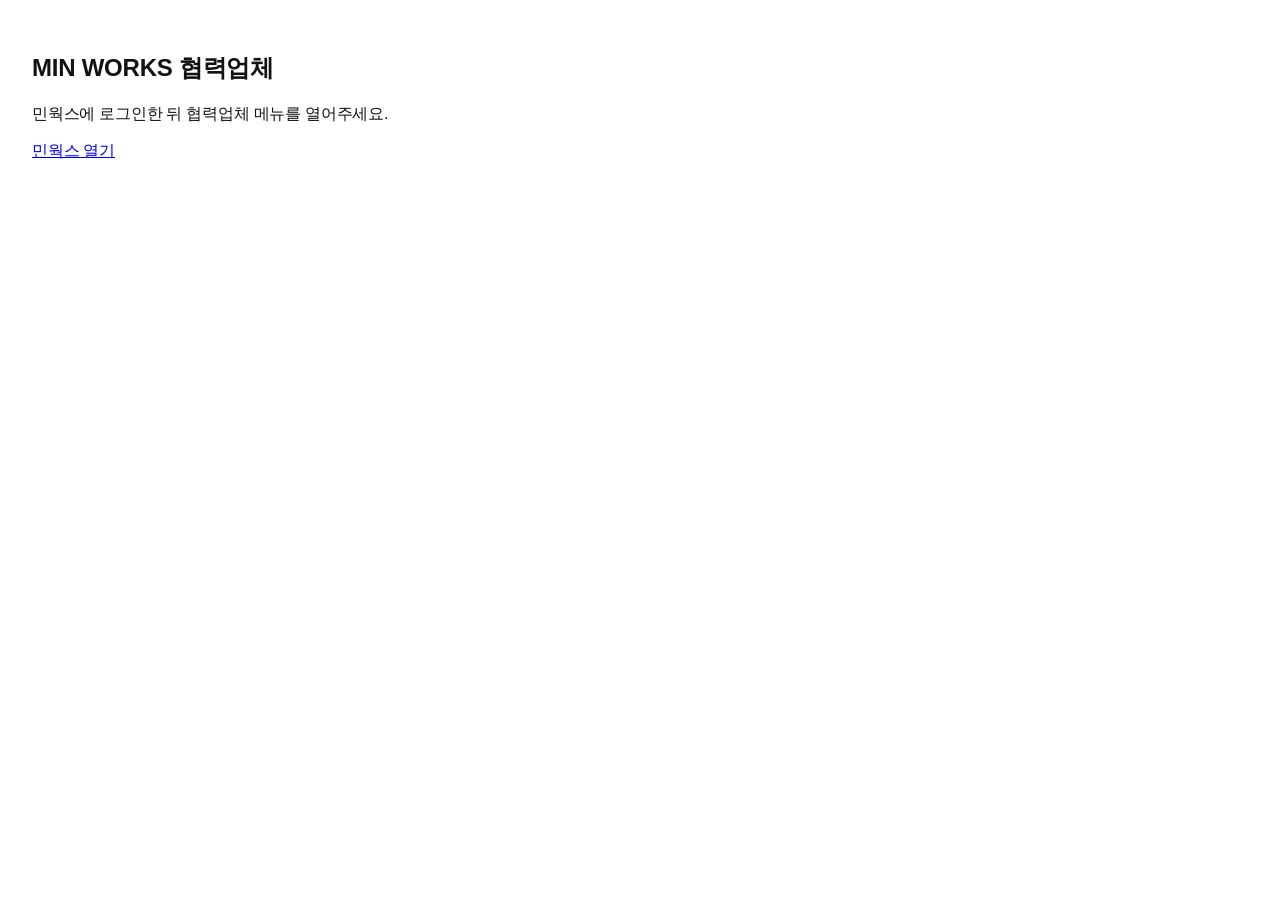
<file: vendor-directory.html>
<!doctype html>
<html lang="ko">
<head>
  <meta charset="utf-8">
  <meta name="viewport" content="width=device-width,initial-scale=1">
  <meta name="color-scheme" content="light">
  <title>MIN WORKS | 협력업체 연락망</title>
  <style>
    @font-face{font-family:Pretendard;src:url(assets/PretendardVariable.woff2) format("woff2");font-style:normal;font-weight:100 900;font-display:swap}
    .nav.active:before{content:"";position:absolute;left:-1px;top:50%;transform:translateY(-50%);width:2px;height:21px;background:var(--lime);border-radius:2px}
    .ui-icon{display:block;width:18px;height:18px;fill:none;stroke:currentColor;stroke-width:1.8;stroke-linecap:round;stroke-linejoin:round;flex:none}
    .detail-actions .ui-icon{width:15px;height:15px}
    .actions button:hover,.detail-ops button:hover{border-color:#c9cdd4;background:#f7f8fa}
    .actions button.primary:hover{background:#2b2d31;border-color:#2b2d31}

    :root{--ink:#111214;--sub:#71757d;--line:#e2e4e8;--mint:#eaf7d4;--lime:#8bd20a;--bg:#f5f6f8;--white:#fff;--danger:#bc4545;--shadow:0 1px 2px rgba(17,18,20,.03),0 14px 36px rgba(17,18,20,.045)}
    *{box-sizing:border-box}
    html{font-family:Pretendard,Inter,-apple-system,BlinkMacSystemFont,"Segoe UI","Noto Sans KR","Malgun Gothic",sans-serif;color:var(--ink);background:var(--bg);letter-spacing:-.015em;-webkit-font-smoothing:antialiased}
    body{margin:0;background:radial-gradient(circle at 70% -10%,rgba(120,105,255,.065),transparent 34rem),linear-gradient(180deg,#f9fafb 0,#f5f6f8 42%,#f3f4f6 100%)}
    button,input,select,textarea{font:inherit}
    button{cursor:pointer}
    button:focus-visible,input:focus-visible,select:focus-visible,textarea:focus-visible,a:focus-visible,[tabindex]:focus-visible{outline:3px solid #8bd20a;outline-offset:2px}
    .shell{max-width:1920px;margin:auto;min-height:100vh;display:grid;grid-template-columns:196px minmax(0,1fr);background:transparent}
    .sidebar{position:sticky;top:0;height:100dvh;display:flex;flex-direction:column;background:rgba(249,250,251,.93);border-right:1px solid #e0e2e6;padding:22px 10px 18px}
    .brand{display:flex;gap:10px;align-items:center;min-height:68px;margin:0 4px 24px}
    .brand-mark{display:block;width:78px;height:auto;flex:none}
    .brand-name{font-weight:800;font-size:10px;letter-spacing:.16em;white-space:nowrap;color:#17181a}
    .brand-name small{display:block;color:#92969e;letter-spacing:.16em;font-size:9px;margin-top:3px}
    .sidebar-label{color:#a1a5ad;font-weight:800;font-size:9px;letter-spacing:.18em;margin:0 10px 12px}
    .nav{position:relative;display:flex;align-items:center;gap:10px;min-height:44px;padding:6px 8px;border:1px solid transparent;border-radius:10px;color:#6f737a;font-size:12px;font-weight:650;margin-bottom:5px}
    .nav i{display:grid;place-items:center;font-style:normal;width:30px;height:30px;flex:none;border-radius:8px;background:transparent;color:#858991}
    .nav.active{background:#fff;color:#111214;border-color:#dfe1e5;box-shadow:0 1px 2px rgba(0,0,0,.04),0 5px 16px rgba(17,18,20,.035)}
    .nav.active i{color:#fff;background:#151619}
    .side-note{font-size:11px;color:#8c9097;margin: auto 5px 0;padding:16px 6px 0;border-top:1px solid #e0e2e6;line-height:1.7}
    .main{min-width:0;padding:42px 32px 28px}
    .top{display:flex;justify-content:space-between;gap:18px;align-items:center;margin-bottom:22px;flex-wrap:wrap}
    .eyebrow{margin:0 0 8px;color:#4d7600;font-size:11px;font-weight:800;letter-spacing:.16em}
    .top h1{font-size:32px;line-height:1.12;letter-spacing:-.055em;font-weight:750;margin:0 0 9px}
    .top p:last-child{margin:0;color:#8a8e95;font-size:12px;line-height:1.6}
    .actions{display:flex;align-items:center;gap:7px;flex-wrap:wrap;justify-content:flex-end}
    .actions button,.ghost{border:1px solid #dfe2e6;background:#fff;border-radius:10px;padding:12px 14px;min-height:42px;color:#52565d;font-size:12px;font-weight:650;white-space:nowrap;box-shadow:0 1px 2px rgba(0,0,0,.025)}
    .actions button.primary,.primary{background:#151619;color:#fff;border-color:#151619;box-shadow:0 1px 2px rgba(0,0,0,.13)}
    .statusbar{display:flex;align-items:center;gap:8px;flex-wrap:wrap;color:#8a8e95;font-size:11px;margin-bottom:18px}
    .statusbar b{background:#edf7dc;color:#4d7600;border-radius:6px;padding:5px 8px;font-weight:700}
    .statusbar .save-status{margin-left:auto}
    .workspace{display:grid;grid-template-columns:clamp(288px,24vw,352px) minmax(0,1fr);gap:16px;align-items:start}
    .panel{background:#fff;border:1px solid var(--line);border-radius:16px;min-width:0;box-shadow:var(--shadow)}
    .map-panel{padding:18px;display:flex;flex-direction:column;position:sticky;top:18px}
    .panel-header{display:flex;flex-direction:column;align-items:flex-start;gap:5px;margin-bottom:13px}
    .panel-header h2{font-size:18px;font-weight:700;margin:0;letter-spacing:-.035em}
    .panel-header small{color:#8a8e95;font-size:11px}
    .search{width:100%;min-width:0;height:44px;border:1px solid #dfe2e6;border-radius:10px;background:#fafbfc;padding:0 12px;font-size:13px;color:var(--ink)}
    .filter-row{display:flex;gap:7px;margin:11px 0 12px}
    .filter-row select,.filter-row button{border:1px solid #dfe2e6;background:#fff;border-radius:10px;min-height:40px;padding:9px 10px;font-size:12px;color:#62676f;font-weight:600}
    .filter-row select{flex:1;min-width:0}
    .filter-row button.active{background:#151619;color:#fff;border-color:#151619}
    .unlocated{border:1px solid #e2e4e8;background:#f7f8fa;border-radius:10px;color:#71757d;padding:10px 11px;text-align:left;font-size:12px;font-weight:600;margin-bottom:11px;min-height:40px}
    .unlocated.selected{background:#eaf7d4;color:#416600;border-color:#c8dda2}
    .map-area{position:relative;flex:none;width:100%;aspect-ratio:410/528;min-height:0;border:1px solid #edf0f2;border-radius:12px;background:radial-gradient(circle at 55% 34%,#fcfdfd,#f3f5f6);overflow:hidden}
    .map-svg{display:block;width:100%;height:100%}
    .country{fill:#edf1e8;stroke:#bbc6af;stroke-width:1.6;stroke-linejoin:round;vector-effect:non-scaling-stroke}
    .marker{cursor:pointer}
    .marker .halo{fill:#fff;stroke:#d5dec9;stroke-width:2.3}
    .marker .disc{fill:#8bd20a}
    .marker .value{font-size:14px;font-weight:800;text-anchor:middle;dominant-baseline:middle;fill:#28350f}
    .marker .label{font-size:14px;font-weight:800;fill:#646b60}
    .marker.active .halo{fill:var(--ink);stroke:var(--ink)}
    .marker.active .disc{fill:#b8e66e}
    .marker.active .value{fill:#28350f}
    .map-foot{display:flex;flex-direction:column;gap:5px;margin-top:12px;color:#8a8e95;font-size:10px;line-height:1.5}
    .info-panel{padding:20px;display:flex;flex-direction:column;min-height:0;container-type:inline-size}
    .area-heading{display:flex;justify-content:space-between;align-items:flex-start;gap:10px;margin-bottom:10px}
    .area-heading span{color:#80b900;font-size:10px;letter-spacing:.15em;font-weight:800}
    .area-heading h2{font-size:25px;letter-spacing:-.045em;font-weight:700;margin:5px 0 4px}
    .area-heading p{font-size:12px;color:#8a8e95;margin:0}
    .count{background:#edf7dc;color:#4d7600;font-size:12px;font-weight:700;border-radius:8px;padding:8px 10px;white-space:nowrap}
    .list-tools{display:flex;gap:7px;margin:6px 0 12px;flex-wrap:wrap}
    .list-tools button{border:1px solid #dfe2e6;background:#fff;border-radius:10px;font-size:12px;min-height:38px;padding:8px 12px;color:#71757d;font-weight:600}
    .list-tools button.active{background:#151619;color:#fff;border-color:#151619}
    .vendor-list{display:grid;grid-template-columns:repeat(2,minmax(0,1fr));grid-auto-rows:80px;gap:8px;overflow:auto;align-content:start;height:352px;min-height:176px;padding:4px;scrollbar-gutter:stable;scrollbar-width:thin;scrollbar-color:#c9cdd4 transparent;overscroll-behavior:contain}
    .vendor-card{width:100%;min-width:0;text-align:left;border:1px solid #e2e4e8;background:#fff;border-radius:11px;padding:12px;color:var(--ink);display:grid;grid-template-columns:minmax(0,1fr) auto;align-content:center;gap:9px 6px}
    .vendor-card.selected{border-color:#c8dda2;box-shadow:0 0 0 1px #edf7dc}
    .vendor-card b{font-size:14px;font-weight:650;line-height:1.3;grid-column:1/-1;display:block;white-space:nowrap;text-overflow:ellipsis;overflow:hidden;min-width:0}
    .vendor-card span{display:block;color:#8a8e95;font-size:12px;line-height:1.4;white-space:nowrap;text-overflow:ellipsis;overflow:hidden;min-width:0}
    .vendor-card em{font-style:normal;color:#648c11;font-size:11px;line-height:1.4;font-weight:650;max-width:100px;white-space:nowrap;text-overflow:ellipsis;overflow:hidden}
    .empty{grid-column:1/-1;color:#8a8e95;font-size:12px;padding:25px 5px}
    .detail{border:1px solid #e2e4e8;border-radius:12px;background:#f7f8fa;padding:16px;margin-top:16px}
    .detail-top{display:flex;justify-content:space-between;align-items:flex-start;gap:10px;flex-wrap:wrap}
    .detail h3{margin:0 0 5px;font-size:19px;font-weight:700;letter-spacing:-.035em;overflow-wrap:anywhere}
    .detail-sub{color:#71757d;font-size:12px;margin:0;overflow-wrap:anywhere}
    .detail-ops{display:flex;gap:6px;flex-shrink:0;flex-wrap:wrap}
    .detail-ops button{border:1px solid #dfe2e6;background:#fff;color:#62676f;font-size:11px;font-weight:600;padding:8px 10px;border-radius:8px;min-height:34px}
    .detail-ops button.danger{color:var(--danger)}
    .detail-grid{display:grid;grid-template-columns:repeat(2,minmax(0,1fr));gap:12px 16px;margin:16px 0}
    .field small{display:block;color:#8a8e95;font-size:11px;margin-bottom:5px}
    .field b{font-size:13px;line-height:1.5;font-weight:600;overflow-wrap:anywhere}
    .field b.blank{color:#9da2aa;font-weight:500}
    .detail-note{font-size:12px;line-height:1.6;color:#71757d;padding:9px 11px;background:#fff;border-radius:9px;min-height:36px;margin-bottom:12px;white-space:pre-wrap;overflow-wrap:anywhere}
    .detail-actions{display:flex;gap:7px}
    .detail-actions a,.detail-actions button{display:flex;align-items:center;justify-content:center;gap:6px;text-decoration:none;text-align:center;border:1px solid #dfe2e6;border-radius:10px;background:#fff;color:#52565d;font-size:12px;font-weight:650;padding:11px 8px;flex:1;min-height:42px}
    .detail-actions a:first-child{background:#151619;color:#fff;border-color:#151619}
    .detail-actions .disabled{opacity:.45;pointer-events:none}
    .info-foot{font-size:11px;line-height:1.5;color:#959aa2;margin:12px 1px 0}
    .modal-backdrop{position:fixed;inset:0;background:rgba(17,18,20,.38);backdrop-filter:blur(5px);display:none;align-items:center;justify-content:center;padding:18px;z-index:10}
    .modal-backdrop.open{display:flex}
    .modal{background:#fff;width:min(620px,100%);max-height:calc(100dvh - 36px);overflow:auto;border-radius:18px;padding:25px;box-shadow:0 25px 80px #0003}
    .modal header{display:flex;justify-content:space-between;align-items:center}
    .modal h2{margin:0;font-size:22px;letter-spacing:-.04em}
    .modal header button{border:0;background:#f0f2f5;border-radius:8px;width:30px;height:30px;font-size:18px}
    .form-grid{display:grid;grid-template-columns:1fr 1fr;gap:12px;margin:20px 0}
    .form-grid label{display:block;font-size:11px;font-weight:900;color:#62676f}
    .form-grid input,.form-grid textarea{display:block;width:100%;border:1px solid #dde0e4;border-radius:10px;background:#fafbfc;padding:10px;margin-top:6px;font-size:13px;color:#18191b}
    .form-grid textarea{min-height:70px;resize:vertical}
    .form-grid .wide{grid-column:1/-1}
    .form-actions{display:flex;justify-content:flex-end;gap:8px}
    .form-actions button{padding:10px 15px;border-radius:9px;border:1px solid var(--line);background:#fff;color:#62676f;font-size:12px;font-weight:900}
    .form-actions .primary{background:var(--ink);color:#fff;border-color:var(--ink)}
    .toast{position:fixed;bottom:calc(22px + env(safe-area-inset-bottom));left:50%;transform:translateX(-50%);max-width:calc(100vw - 28px);background:#111214;color:#fff;padding:10px 15px;border-radius:9px;z-index:20;font-size:12px;box-shadow:0 9px 25px #0002}
    .toast[hidden]{display:none}

    .field{min-width:0}
    .detail-top>div:first-child{min-width:0;flex:1 1 160px}
    .vendor-card:hover{background:#fafbfc;border-color:#cfd2d7}
    .vendor-card.selected{background:#f7fbef}
    .region-shortcuts{display:none}
    .map-toggle{display:none}
    @container(min-width:640px){
      .vendor-list{grid-template-columns:repeat(3,minmax(0,1fr))}
      .detail-grid{grid-template-columns:repeat(3,minmax(0,1fr))}
    }
    @container(min-width:1020px){
      .vendor-list{grid-template-columns:repeat(4,minmax(0,1fr))}
    }
    @media(max-width:1199px){
      .shell{grid-template-columns:minmax(0,1fr)}
      .sidebar{display:none}
      .main{padding:22px}
    }
    @media(max-width:899px){
      .main{padding:20px}
      .workspace{grid-template-columns:minmax(0,1fr);gap:14px}
      .map-panel{position:static;display:grid;grid-template-columns:minmax(0,1fr) minmax(220px,.85fr);grid-template-rows:auto auto auto auto 1fr;gap:10px 20px}
      .panel-header,.map-panel>.search,.filter-row,.unlocated,.map-foot{grid-column:1;margin:0}
      .panel-header{grid-row:1}
      .map-panel>.search{grid-row:2}
      .filter-row{grid-row:3}
      .unlocated{grid-row:4}
      .map-foot{grid-row:5;align-self:end}
      .map-area{grid-column:2;grid-row:1/6;aspect-ratio:auto;height:308px}
      .vendor-list{height:352px}
    }
    @media(max-width:599px){
      .main{padding:18px 12px calc(20px + env(safe-area-inset-bottom))}
      .top{gap:14px;margin-bottom:12px}
      .top h1{font-size:25px}
      .top p:last-child{font-size:12px;line-height:1.6}
      .actions{width:100%;display:grid;grid-template-columns:repeat(4,minmax(0,1fr));gap:5px}
      .actions button{min-width:0;padding:10px 4px;min-height:44px;font-size:11px;letter-spacing:-.05em}
      .statusbar{font-size:10px;gap:6px;margin-bottom:12px}
      .statusbar .save-status{margin-left:0;width:100%}
      .panel{border-radius:16px}
      .map-panel{display:flex;padding:15px;gap:0}
      .panel-header{flex-direction:row;align-items:center;justify-content:space-between;margin-bottom:12px;gap:10px}
      .panel-header h2{font-size:17px}
      .panel-header small{display:none}
      .map-toggle{display:inline-flex;align-items:center;justify-content:center;min-height:44px;padding:8px 11px;border:1px solid var(--line);border-radius:9px;background:#fff;color:#62676f;font-size:12px;font-weight:700;white-space:nowrap}
      .search{font-size:16px;height:46px}
      .search::placeholder{font-size:12px}
      .filter-row{margin:9px 0;width:100%}
      .filter-row select,.filter-row button{font-size:16px;min-height:44px}
      .filter-row button{font-size:12px}
      .unlocated{width:100%;min-height:44px;margin-bottom:10px}
      .map-area{display:none;height:270px;min-height:0;aspect-ratio:auto}
      .map-panel.map-expanded .map-area{display:block}
      .map-foot{margin-top:9px;font-size:10px;gap:3px;align-self:stretch}
      .map-foot span:last-child{display:none}
      .region-shortcuts{display:flex;gap:6px;overflow:auto;scrollbar-width:none;max-width:100%;padding:3px 1px;margin-top:9px;flex:none}
      .region-shortcuts button{flex:none;min-height:44px;border:1px solid var(--line);background:#fff;border-radius:9px;padding:8px 11px;color:#62676f;font-size:12px;font-weight:700}
      .region-shortcuts button.active{background:var(--ink);color:#fff;border-color:var(--ink)}
      .info-panel{padding:15px}
      .area-heading h2{font-size:24px}
      .list-tools button{min-height:44px}
      .vendor-list{height:352px;grid-auto-rows:80px;gap:8px;padding:3px}
      .vendor-card{padding:10px;gap:8px 4px}
      .vendor-card b{font-size:13px}
      .vendor-card span,.vendor-card em{font-size:11px}
      .vendor-card em{max-width:54px}
      .detail{padding:13px;margin-top:13px}
      .detail-top>div:first-child{flex-basis:100%}
      .detail-ops{width:100%}
      .detail-ops button{flex:1;min-height:44px;font-size:12px}
      .detail-grid{gap:13px 10px}
      .detail-actions a{min-height:46px;font-size:13px}
      .modal-backdrop{padding:10px}
      .modal{padding:20px 16px;max-height:calc(100dvh - 20px)}
      .modal header button{width:44px;height:44px}
      .form-grid{grid-template-columns:minmax(0,1fr)}
      .form-grid .wide{grid-column:1}
      .form-grid label{font-size:13px}
      .form-grid input,.form-grid textarea{font-size:16px;min-height:46px}
      .form-actions button{min-height:44px;font-size:14px}
    }
    @media(max-width:359px){
      .actions{grid-template-columns:repeat(2,minmax(0,1fr))}
      .panel-header{flex-direction:column;align-items:flex-start}
      .vendor-list{grid-template-columns:minmax(0,1fr)}
      .vendor-card em{max-width:100px}
    }
    @media(pointer:coarse) and (min-width:600px){
      .actions button,.filter-row button,.filter-row select,.unlocated,.list-tools button,.detail-ops button{min-height:44px}
      .search,.filter-row select,.form-grid input,.form-grid textarea{font-size:16px}
    }

    html,body{background:transparent;overflow:hidden}
    .shell{display:block;min-height:0;background:transparent}
    .main{padding:2px 2px 22px!important}
    .top>div:first-child{display:none}
    .top{justify-content:flex-end;margin-bottom:12px}
    .map-panel{position:static}
    .vendor-list{height:auto;min-height:0;overflow:visible;scrollbar-gutter:auto;overscroll-behavior:auto}
    .modal-backdrop{inset:var(--vendor-overlay-top,0px) 0 auto;height:var(--vendor-viewport-height,100dvh);align-items:flex-start;padding-top:20px}
    .modal{max-height:calc(var(--vendor-viewport-height,100dvh) - 40px)}
    .toast{bottom:auto;top:calc(var(--vendor-overlay-top,0px) + var(--vendor-viewport-height,100dvh) - 20px);transform:translate(-50%,-100%)}
    .top .actions{width:auto}
    @media(max-width:599px){.top .actions{width:100%}.main{padding-bottom:26px!important}}

    .directory-head{display:grid;grid-template-columns:minmax(180px,.8fr) minmax(0,2fr);gap:18px;align-items:start;margin-bottom:16px}
    .directory-head .area-heading h2{font-size:22px}
    .directory-head .detail{margin:0;padding:12px 14px;background:#f8faf5;border-color:#dfe7d6}
    .directory-head .detail h3{font-size:17px;margin-bottom:3px}
    .directory-head .detail-sub{font-size:11px}
    .directory-head .detail-top{gap:6px}
    .directory-head .detail-top>div:first-child{flex-basis:120px}
    .directory-head .detail-ops{gap:4px}
    .directory-head .detail-ops button{min-height:30px;padding:5px 7px;font-size:11px}
    .directory-head .detail-grid{grid-template-columns:repeat(3,minmax(0,1fr));gap:8px 10px;margin:10px 0}
    .directory-head .field small{font-size:10px;margin-bottom:2px}
    .directory-head .field b{font-size:12px;line-height:1.4}
    .directory-head .detail-note{font-size:11px;padding:6px 8px;min-height:0;margin-bottom:8px}
    .directory-head .detail-actions{gap:5px}
    .directory-head .detail-actions a{min-height:32px;padding:6px 8px;font-size:11px}
    .vendor-list{grid-auto-rows:72px;gap:8px;padding:1px}
    .vendor-card{padding:10px;gap:7px 5px}
    .vendor-card b{font-size:13px}
    .vendor-card span{font-size:11px}
    .vendor-card em{font-size:10px;max-width:60px}
    .vendor-pages{display:flex;align-items:center;justify-content:space-between;flex-wrap:wrap;gap:10px;padding:16px 1px 4px}
    .vendor-pages>span{font-size:12px;color:#858b83}
    .vendor-pages[hidden]{display:none}
    .vendor-page-buttons{display:flex;gap:5px;flex-wrap:wrap}
    .vendor-page-buttons button{min-width:34px;min-height:36px;padding:6px 9px;border:1px solid #dfe2e6;border-radius:8px;background:#fff;color:#62676f;font:inherit;font-size:12px;cursor:pointer}
    .vendor-page-buttons button[aria-current="page"]{background:#18221b;border-color:#18221b;color:#fff;font-weight:700}
    .vendor-page-buttons button:disabled{opacity:.35;cursor:default}
    @container(min-width:640px){.vendor-list{grid-template-columns:repeat(4,minmax(0,1fr))}}
    @container(max-width:639px){
      .directory-head{grid-template-columns:minmax(0,1fr);gap:8px}
      .directory-head .detail-grid{grid-template-columns:repeat(2,minmax(0,1fr))}
      .directory-head .detail-ops button,.directory-head .detail-actions a{min-height:40px}
      .vendor-page-buttons button{min-width:40px;min-height:44px}
      .vendor-pages{justify-content:center}
    }

    .entry-guide{margin-top:12px;padding:11px 12px;border:1px solid #d5e5b4;border-left:3px solid #86b529;border-radius:10px;background:#f5faec;color:#4b5840}
    .entry-guide>strong{display:block;margin-bottom:6px;color:#405c16;font-size:12px;font-weight:800}
    .entry-guide ul{margin:0;padding-left:14px;display:grid;gap:5px}
    .entry-guide li{font-size:12px;line-height:1.6;word-break:keep-all;overflow-wrap:anywhere}
    .entry-guide li::marker{color:#79a720}
    .entry-guide b{font-weight:700;color:#344829}
    @container(max-width:639px){.entry-guide{margin-top:10px}.entry-guide>strong{font-size:13px}.entry-guide li{font-size:12px}}
</style>

</head>
<body>
  <div class="shell">

    <main class="main">
      <header class="top"><div><p class="eyebrow">MIN WORKS</p><h1>협력업체</h1><p>지역별 업체와 연락처를 한눈에 확인하세요.</p></div><div class="actions"><button id="exportBtn">연락망 백업</button><button id="importBtn">자료 가져오기</button><button id="refreshBtn">새로고침</button><button class="primary" id="addBtn">＋ 업체 등록</button><input id="importInput" type="file" accept=".json,application/json" hidden></div></header>
      <div class="statusbar"><b>직원 공용</b><span id="totalStatus">연락처 불러오는 중</span><span>지도는 지역 단위 표시</span><span class="save-status" id="saveStatus">회사 자료 연결 중</span></div>
      <div class="workspace"><section class="panel map-panel"><div class="panel-header"><h2>대한민국 전체</h2><small>지도에서 지역을 선택하세요</small><button class="map-toggle" id="mapToggle" type="button" aria-expanded="false" aria-controls="vendorMap">지도 펼치기 ⌄</button></div><input class="search" id="search" type="search" placeholder="업체명 · 담당자 · 공종 · 전화번호 검색" aria-label="협력업체 검색"><div class="filter-row"><select id="tradeSelect" aria-label="공종 선택"><option value="">전체 공종</option></select><button id="allRegionBtn">전국 보기</button></div><button class="unlocated" id="unlocatedBtn">위치 미입력·미분류　<span id="unlocatedCount">0건</span></button><div class="map-area" id="vendorMap"><svg class="map-svg" viewBox="40 38 410 528" aria-label="대한민국 지역별 협력업체 연락처 수"><g><path class="country" fill-rule="evenodd" d="M120.0,131.6 122.2,129.9 122.4,127.5 122.4,119.5 128.7,113.9 137.7,102.5 142.1,96.2 147.1,90.4 152.9,86.5 158.6,84.6 167.6,83.8 184.8,84.6 188.1,83.9 200.1,83.3 202.9,84.3 211.6,85.0 221.2,84.2 226.0,82.5 230.5,79.7 234.5,74.5 238.5,64.9 242.8,57.3 245.4,55.9 263.0,96.2 279.8,122.2 294.1,141.0 314.5,177.3 320.5,196.7 321.1,208.7 324.5,225.2 321.6,234.7 322.4,249.6 321.2,257.3 318.7,263.0 318.6,273.8 319.4,279.6 319.5,287.3 321.1,290.3 323.4,291.4 327.1,288.6 331.6,287.5 330.8,296.7 325.4,320.1 320.6,337.2 314.1,352.1 305.8,365.6 295.9,371.0 289.0,372.9 275.7,373.5 264.7,371.2 255.2,372.9 251.4,375.8 248.6,380.6 250.6,388.1 250.4,393.7 246.3,393.2 238.3,390.0 229.4,389.6 225.2,388.0 221.0,380.0 216.7,380.3 209.3,385.0 197.9,386.1 193.9,388.6 192.4,391.9 194.1,396.1 199.8,401.6 197.9,407.1 191.9,409.9 187.1,403.1 184.1,396.4 180.7,396.0 175.5,397.9 174.5,405.1 176.9,410.0 180.9,415.7 175.3,422.3 173.8,426.9 169.8,430.3 158.9,422.8 160.4,417.5 165.2,412.4 165.7,407.2 164.2,404.0 148.6,417.4 139.0,432.5 133.9,431.4 131.7,427.5 128.7,425.9 118.4,435.7 116.5,443.4 112.7,443.7 111.0,440.4 110.9,433.4 109.1,427.5 98.3,418.9 93.4,411.4 96.1,407.2 105.0,409.5 112.2,409.2 110.8,405.6 108.4,403.9 113.2,401.9 117.1,397.8 113.9,396.7 108.9,399.1 104.7,397.9 103.0,388.0 98.0,377.9 95.4,368.1 100.4,362.5 102.9,353.7 107.6,341.0 109.9,336.9 116.3,333.9 118.6,330.6 115.1,328.9 109.4,327.4 109.6,323.8 113.4,321.8 117.7,317.7 126.1,312.8 128.6,303.5 126.2,301.2 121.0,299.0 122.2,294.3 124.3,290.7 123.5,288.6 117.4,282.5 113.3,277.0 114.5,270.8 113.6,261.3 114.1,253.3 113.9,249.0 110.9,239.3 109.5,229.6 105.6,231.0 102.4,233.4 91.0,230.0 87.4,229.8 86.0,222.5 90.0,213.6 99.7,205.8 105.3,204.8 109.5,201.3 116.0,200.2 123.8,205.6 130.9,206.6 134.8,215.9 137.2,217.8 137.7,214.4 143.4,210.4 144.7,207.5 143.5,205.8 137.0,204.2 131.1,192.8 130.3,187.8 128.1,184.6 131.3,175.5 124.5,165.0 121.2,161.8 121.7,152.4 118.1,146.4 116.2,143.2 115.0,137.5 116.0,135.0 119.1,134.0 120.0,131.6 Z M271.8,400.1 265.0,405.7 255.8,398.2 253.6,394.1 260.6,388.1 266.5,381.2 270.4,380.8 271.8,400.1 Z M223.1,399.5 222.3,408.3 217.2,408.7 214.2,403.0 211.0,405.8 209.3,405.9 206.8,398.8 206.3,393.3 212.3,389.1 215.9,391.6 221.1,392.9 223.1,399.5 Z M91.2,438.7 86.6,440.0 84.0,436.9 82.2,436.1 83.2,432.0 90.7,424.1 92.2,421.3 99.2,423.0 101.8,427.2 98.6,433.6 91.2,438.7 Z M111.9,135.7 111.6,147.6 107.6,147.1 104.9,145.9 103.7,143.6 101.0,132.5 104.0,128.0 109.9,131.6 111.9,135.7 Z M128.6,441.0 129.8,445.3 124.0,444.5 120.9,440.4 121.3,436.9 124.8,436.4 128.6,441.0 Z M203.9,416.6 203.1,419.4 199.5,415.2 203.1,410.6 203.9,416.6 Z M104.5,247.7 103.5,253.5 98.7,249.6 97.3,236.9 102.2,240.6 104.5,247.7 Z M86.8,406.2 85.8,408.4 82.7,407.7 79.5,401.5 78.1,396.6 74.9,393.9 80.0,389.7 86.5,397.3 86.8,406.2 Z M428.4,158.9 425.1,161.6 421.2,158.9 420.7,156.1 422.8,153.7 427.5,152.2 429.7,154.3 428.4,158.9 Z M97.9,541.9 94.7,543.9 91.7,542.7 90.9,541.7 87.3,536.6 86.3,533.9 88.8,528.9 98.7,520.6 124.5,512.6 129.1,512.2 139.3,515.6 141.5,522.1 139.6,527.6 137.2,531.3 125.5,537.5 116.3,540.6 97.9,541.9 Z"/></g><g id="markers"></g></svg></div><div class="region-shortcuts" id="regionShortcuts" aria-label="지역 바로 선택"></div><div class="map-foot"><span>● 지도 숫자 = 연락처 건수</span><span>주소가 없어 정확한 좌표는 표시하지 않음</span></div></section>
      <section class="panel info-panel"><div class="directory-head" id="directoryHead"><div class="directory-summary"><div class="area-heading"><div><span>PARTNER DIRECTORY</span><h2 id="areaName">서울</h2><p id="areaSub">선택한 지역의 연락처</p></div><b class="count" id="areaCount">0건</b></div><div class="list-tools"><button id="allFilter" class="active">전체</button><button id="favFilter">즐겨찾기</button><button id="nameSort">업체명 순</button></div><aside class="entry-guide" aria-labelledby="entryGuideTitle"><strong id="entryGuideTitle">업체 등록 안내</strong><ul><li><b>사업자등록증의 정식 업체명</b>을 입력해 주세요.</li><li>연락처·주소 등 <b>업체 정보를 상세히</b> 작성해 주세요.</li></ul></aside></div><div class="detail" id="detail" hidden><div class="detail-top"><div><h3 id="detailName"></h3><p class="detail-sub" id="detailSub"></p></div><div class="detail-ops"><button id="favoriteBtn">☆ 즐겨찾기</button><button id="editBtn">수정</button><button class="danger" id="deleteBtn">삭제</button></div></div><div class="detail-grid"><div class="field"><small>담당자</small><b id="detailPerson"></b></div><div class="field"><small>소재지</small><b id="detailRegion"></b></div><div class="field"><small>휴대폰</small><b id="detailMobile"></b></div><div class="field"><small>유선 / 팩스</small><b id="detailPhone"></b></div><div class="field"><small>이메일</small><b id="detailEmail"></b></div><div class="field"><small>거래담당자</small><b id="detailOwner"></b></div></div><div class="detail-note" id="detailNote"></div><div class="detail-actions"><a id="callLink"><svg class="ui-icon" viewBox="0 0 24 24" aria-hidden="true"><path d="m7 3 3 5-3 2c2 4 3 5 7 7l2-3 5 3-1 4C11 22 2 13 3 4Z"/></svg>전화</a><a id="smsLink"><svg class="ui-icon" viewBox="0 0 24 24" aria-hidden="true"><path d="M3 4h18v13H8l-5 4Z"/><path d="M7 8h10M7 12h7"/></svg>문자</a><a id="emailLink"><svg class="ui-icon" viewBox="0 0 24 24" aria-hidden="true"><rect x="3" y="5" width="18" height="14" rx="2"/><path d="m3 7 9 6 9-6"/></svg>이메일</a></div></div></div><div class="vendor-list" id="vendorList"></div><nav class="vendor-pages" id="vendorPages" aria-label="업체 목록 페이지"></nav><p class="info-foot">로그인한 직원이 함께 사용하는 회사 협력업체 연락망입니다.</p></section></div>
    </main>
  </div>
  <div class="modal-backdrop" id="modal"><div class="modal" role="dialog" aria-modal="true" aria-labelledby="modalTitle"><header><h2 id="modalTitle">업체 등록</h2><button id="closeModal" aria-label="닫기">×</button></header><form id="vendorForm"><div class="form-grid"><label>업체명 *<input name="name" required maxlength="100"></label><label>공종 *<input name="trade" required maxlength="60" list="trades"><datalist id="trades"></datalist></label><label>지역 *<input name="regionRaw" required maxlength="50" placeholder="예: 김포, 고양시 일산동구"></label><label>담당자 · 직급<input name="person" maxlength="100"></label><label>휴대폰<input name="mobile" type="tel" maxlength="40"></label><label>유선<input name="landline" type="tel" maxlength="40"></label><label>팩스<input name="fax" type="tel" maxlength="40"></label><label>이메일<input name="email" type="email" maxlength="120"></label><label>거래담당자<input name="owner" maxlength="100"></label><label class="wide">비고<textarea name="note" maxlength="800"></textarea></label></div><div class="form-actions"><button type="button" id="cancelModal">취소</button><button type="submit" class="primary">저장</button></div></form></div></div>
  <div class="toast" id="toast" hidden></div>
  <script id="seed-data" type="application/json">[]</script>
  <script src="vendor-directory.js?v=region106"></script>
</body>
</html>
</file>
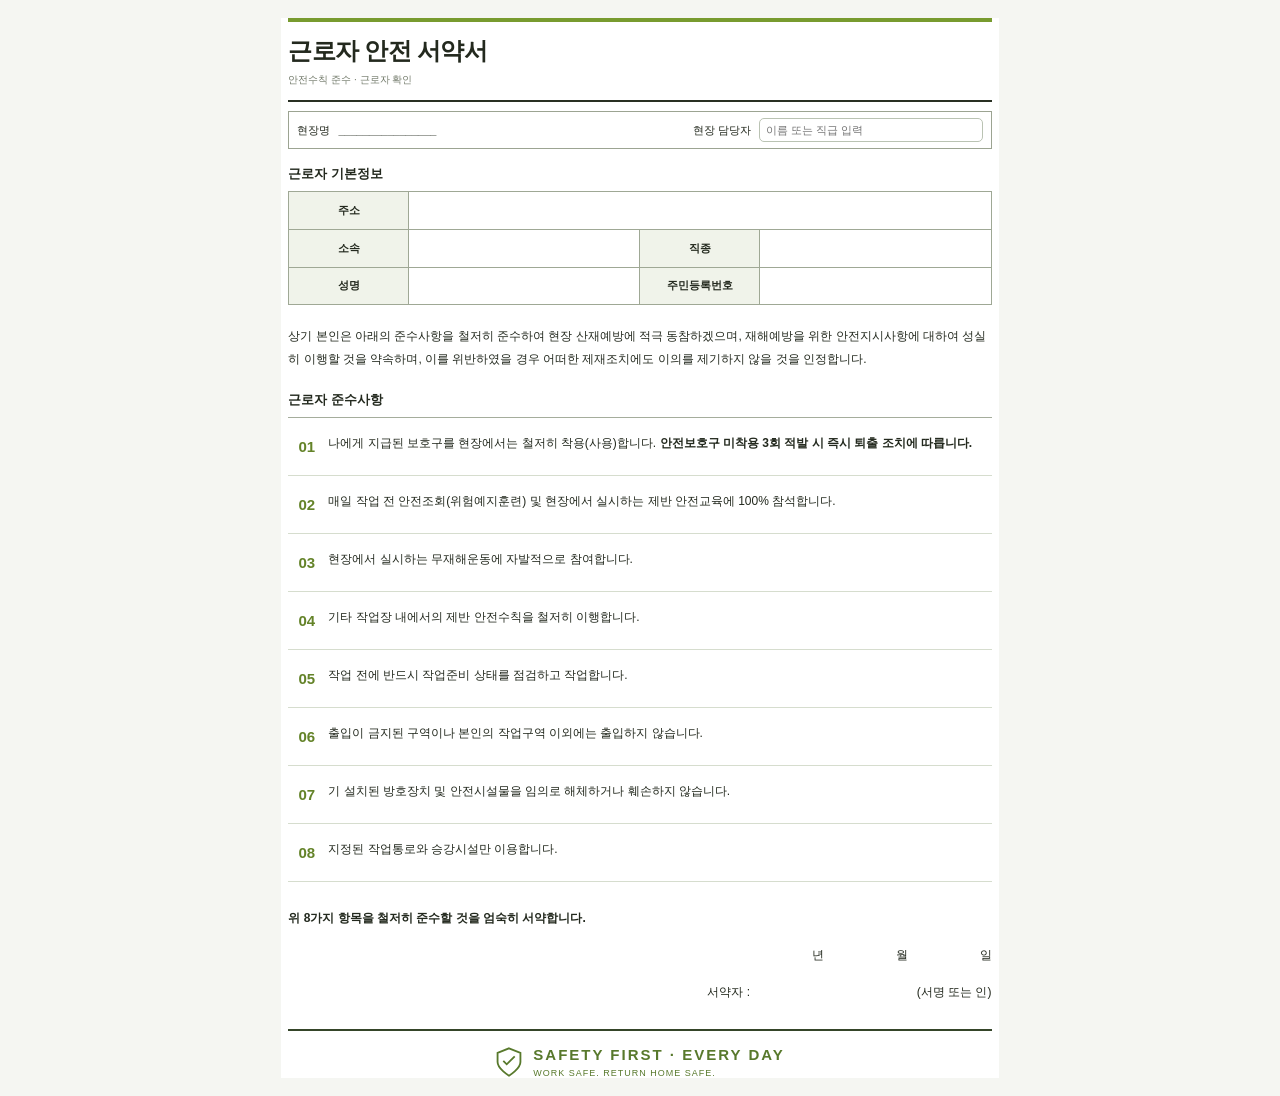
<file: worker-pledge-print.html>
<!doctype html><html lang="ko"><head><meta charset="utf-8"><meta name="viewport" content="width=device-width,initial-scale=1"><title>근로자 안전 서약서</title><style>*{box-sizing:border-box}body{margin:0;background:#f5f6f2;color:#23291e;font-family:Inter,Pretendard,-apple-system,BlinkMacSystemFont,"Segoe UI","Noto Sans KR","Malgun Gothic",sans-serif}.sheet{width:190mm;margin:18px auto;background:white;padding:0 2mm}header{border-top:4px solid #789b2f;border-bottom:2px solid #293023;padding:13px 0}h1{font-size:24px;margin:0 0 6px;letter-spacing:-.7px}header p{font-size:10px;color:#717969;margin:0}h2{font-size:13px;margin:16px 0 8px}table{width:100%;border-collapse:collapse;table-layout:fixed;font-size:11px}th,td{border:1px solid #9fa895;padding:6px;height:10mm}th{background:#f0f3ea;font-weight:600}p.intro{font-size:12px;line-height:1.9;margin:20px 0}.rules{list-style:none;padding:0;margin:0;border-top:1px solid #a5ad9c}.rules li{display:flex;gap:13px;padding:15px 10px;border-bottom:1px solid #d6ddce;font-size:12px;line-height:1.8}.rules b{color:#648329;font-size:15px}.sign{margin-top:24px;font-size:12px;line-height:2}.sign .row{display:flex;justify-content:flex-end;gap:22px;margin-top:13px}.blank{display:inline-block;min-width:50px}.safety-mark{border-top:2px solid #354529;padding-top:15px;margin-top:25px;display:flex;align-items:center;justify-content:center;gap:10px;color:#58792c}.safety-mark svg{width:28px;height:32px}.safety-mark b{font-size:15px;letter-spacing:2px}.safety-mark small{display:block;font-size:9px;letter-spacing:1px;margin-top:4px}.ppe td{height:10.3mm;text-align:center}.ppe th{font-size:10px;height:8mm}.site{margin:18px 0;font-size:12px}.note{font-size:10px;color:#727c67;margin-top:9px}@page{size:A4 portrait;margin:10mm}@media print{body{background:white}.sheet{margin:0;padding:0;width:190mm;break-inside:avoid}th{print-color-adjust:exact;-webkit-print-color-adjust:exact}}</style><style>
.training-context{display:grid;grid-template-columns:minmax(0,1fr) minmax(0,.75fr);gap:10px;align-items:center;margin:9px 0 11px;padding:6px 8px;border:1px solid #9ca492;font-size:11px}
.training-context div,.training-context label{display:flex;gap:8px;align-items:center;min-width:0}
.training-context span{white-space:nowrap}
.training-context b{overflow-wrap:anywhere}
.training-context label{white-space:nowrap}
.training-context input{width:100%;min-width:0;font:inherit;color:inherit;padding:5px 6px;border:1px solid #bac3b3;border-radius:5px}
.training-manager-print{display:none}
@media print{
  .training-context{margin:6px 0 8px}
  .training-context input{display:none}
  .training-manager-print{display:inline;white-space:normal;overflow-wrap:anywhere}
  .sheet header{padding:9px 0}
  .sheet h2{margin:10px 0 6px}
  .sheet th,.sheet td{height:8mm}
  .sheet p.intro{margin:12px 0;line-height:1.65}
  .sheet .rules li{padding:10px 8px;line-height:1.6}
  .sheet .sign{margin-top:15px}
  .sheet .sign .row{margin-top:7px}
  .sheet .safety-mark{margin-top:15px;padding-top:9px}
}
</style></head><body><article class="sheet"><header><h1>근로자 안전 서약서</h1><p>안전수칙 준수 · 근로자 확인</p></header><div class="training-context"><div><span>현장명</span><b data-training-site></b></div><label>현장 담당자 <input data-training-manager autocomplete="off" placeholder="이름 또는 직급 입력"></label></div><h2>근로자 기본정보</h2><table><colgroup><col style="width:17%"><col style="width:33%"><col style="width:17%"><col style="width:33%"></colgroup><tr><th>주소</th><td colspan="3"></td></tr><tr><th>소속</th><td></td><th>직종</th><td></td></tr><tr><th>성명</th><td></td><th>주민등록번호</th><td></td></tr></table><p class="intro">상기 본인은 아래의 준수사항을 철저히 준수하여 현장 산재예방에 적극 동참하겠으며, 재해예방을 위한 안전지시사항에 대하여 성실히 이행할 것을 약속하며, 이를 위반하였을 경우 어떠한 제재조치에도 이의를 제기하지 않을 것을 인정합니다.</p><h2>근로자 준수사항</h2><ol class="rules"><li><b>01</b><span>나에게 지급된 보호구를 현장에서는 철저히 착용(사용)합니다. <strong>안전보호구 미착용 3회 적발 시 즉시 퇴출 조치에 따릅니다.</strong></span></li><li><b>02</b><span>매일 작업 전 안전조회(위험예지훈련) 및 현장에서 실시하는 제반 안전교육에 100% 참석합니다.</span></li><li><b>03</b><span>현장에서 실시하는 무재해운동에 자발적으로 참여합니다.</span></li><li><b>04</b><span>기타 작업장 내에서의 제반 안전수칙을 철저히 이행합니다.</span></li><li><b>05</b><span>작업 전에 반드시 작업준비 상태를 점검하고 작업합니다.</span></li><li><b>06</b><span>출입이 금지된 구역이나 본인의 작업구역 이외에는 출입하지 않습니다.</span></li><li><b>07</b><span>기 설치된 방호장치 및 안전시설물을 임의로 해체하거나 훼손하지 않습니다.</span></li><li><b>08</b><span>지정된 작업통로와 승강시설만 이용합니다.</span></li></ol><div class="sign"><strong>위 8가지 항목을 철저히 준수할 것을 엄숙히 서약합니다.</strong><div class="row"><span><i class="blank"></i>년</span><span><i class="blank"></i>월</span><span><i class="blank"></i>일</span></div><div class="row"><span>서약자 : <i class="blank" style="width:160px"></i> (서명 또는 인)</span></div></div><div class="safety-mark"><svg viewBox="0 0 24 28" fill="none" stroke="currentColor" stroke-width="1.6"><path d="M12 2 22 6v8c0 6-10 12-10 12S2 20 2 14V6Z"/><path d="m7 13 3 3 7-7"/></svg><div><b>SAFETY FIRST · EVERY DAY</b><small>WORK SAFE. RETURN HOME SAFE.</small></div></div></article><script src="training-print.js?v=field109"></script></body></html>
</file>
<file: app-latest.css>
/* SOURCE: styles.css */
:root{--navy:#152b45;--navy2:#0e2035;--blue:#266ed8;--light:#f4f6f8;--line:#e3e8ee;--text:#17212d;--muted:#738092;--white:#fff;--red:#df4b4b;--green:#20966d;--orange:#e98a35}*{box-sizing:border-box}body{margin:0;background:var(--light);color:var(--text);font-family:Pretendard,"Noto Sans KR",Arial,sans-serif}.app-shell{min-height:100vh}.sidebar{position:fixed;inset:0 auto 0 0;width:236px;background:var(--navy2);color:#fff;padding:28px 18px 22px;display:flex;flex-direction:column;z-index:10}.brand{display:flex;align-items:center;gap:12px;padding:0 8px 35px;font-weight:800;letter-spacing:.8px}.brand-mark{display:grid;place-items:center;width:34px;height:34px;border-radius:10px;background:#fff;color:var(--navy);font-size:20px}.sidebar nav{display:grid;gap:7px}.nav-item{border:0;background:transparent;color:#9dacbd;text-align:left;padding:13px 14px;border-radius:10px;font-size:15px;font-weight:600;cursor:pointer}.nav-item span{display:inline-grid;width:24px;font-size:18px}.nav-item:hover,.nav-item.active{background:#1f3b5c;color:#fff}.sidebar-profile{margin-top:auto;border-top:1px solid #28405a;padding:20px 6px 0;display:flex;gap:10px;align-items:center}.avatar{width:38px;height:38px;background:#dbe7f6;color:var(--navy);border-radius:50%;display:grid;place-items:center;font-weight:800}.sidebar-profile strong,.sidebar-profile small{display:block}.sidebar-profile strong{font-size:14px}.sidebar-profile small{font-size:12px;color:#8fa1b6;margin-top:3px}main{margin-left:236px;padding:30px 38px 80px;max-width:1600px}.topbar{display:flex;justify-content:space-between;align-items:center;margin-bottom:28px}.eyebrow{color:#8b97a7;font-size:11px;font-weight:800;letter-spacing:1.4px;margin:0 0 6px}.topbar h1{font-size:25px;margin:0}.top-actions{display:flex;gap:10px}.primary,.secondary,.icon-btn,.text-btn,.filter{border:0;cursor:pointer;font-family:inherit}.primary{background:var(--navy);color:#fff;border-radius:9px;padding:12px 18px;font-weight:700}.primary:hover{background:#21486f}.secondary{background:#edf1f5;color:#3b4858;border-radius:9px;padding:12px 18px;font-weight:700}.icon-btn{width:42px;height:42px;background:#fff;border:1px solid var(--line);border-radius:10px;position:relative}.dot{position:absolute;width:7px;height:7px;background:var(--red);border-radius:50%;right:9px;top:8px}.view{display:none}.view.active{display:block}.summary-grid{display:grid;grid-template-columns:repeat(4,1fr);gap:15px;margin-bottom:17px}.summary-card{background:#fff;border:1px solid var(--line);border-radius:14px;padding:19px 20px;min-height:128px;display:flex;flex-direction:column;justify-content:space-between;box-shadow:0 2px 8px #18334c08}.summary-card span{font-size:13px;color:var(--muted);font-weight:600}.summary-card strong{font-size:34px;margin-top:8px}.summary-card strong small{font-size:14px;margin-left:4px}.summary-card em{font-size:11px;color:#929ba6;font-style:normal}.summary-card .up{color:var(--green)}.summary-card .danger{color:var(--red)}.summary-card.highlight{background:var(--navy);color:#fff;flex-direction:row}.summary-card.highlight span{color:#b8c7d8}.mini-bars{display:flex;align-items:flex-end;gap:5px;height:48px;margin-top:auto}.mini-bars i{display:block;width:7px;background:#5d7590;border-radius:4px;height:40%}.mini-bars i:nth-child(2){height:65%}.mini-bars i:nth-child(3){height:48%}.mini-bars i:nth-child(4){height:90%;background:#fff}.content-grid{display:grid;grid-template-columns:1.45fr 1fr;gap:17px}.panel{background:#fff;border:1px solid var(--line);border-radius:14px;box-shadow:0 2px 8px #18334c08}.sites-panel,.today-panel,.quick-panel{padding:22px}.panel-head,.section-title{display:flex;align-items:center;justify-content:space-between}.panel-head h2,.section-title h2{margin:0;font-size:19px}.text-btn{background:none;color:var(--muted);font-size:12px}.site-list{display:grid;gap:10px;margin-top:18px}.site-card{border:1px solid var(--line);border-radius:11px;padding:14px;display:flex;gap:12px;cursor:pointer;transition:.2s}.site-card:hover,.site-card.selected{border-color:#9cb9de;background:#f8fbff}.site-color{width:4px;border-radius:4px;background:var(--blue)}.site-color.orange{background:var(--orange)}.site-color.green{background:var(--green)}.site-main{flex:1}.site-top{display:flex;justify-content:space-between;color:#8893a1;font-size:11px}.tag{padding:3px 7px;border-radius:4px;background:#e7f0fd;color:#2866b7;font-weight:700}.tag.sign{background:#fff1e3;color:#bd6b24}.tag.maintain{background:#e7f6f0;color:#187c59}.site-card h3{font-size:14px;margin:9px 0 3px}.site-card p{font-size:11px;color:var(--muted);margin:0}.progress-row{display:flex;gap:10px;align-items:center;margin-top:12px}.progress{height:5px;background:#e8edf2;border-radius:5px;flex:1}.progress i,.inline-progress i{display:block;height:100%;background:var(--blue);border-radius:5px}.progress-row b{font-size:11px}.count-badge{display:grid;place-items:center;width:27px;height:27px;background:#edf3fb;color:var(--blue);font-size:12px;font-weight:800;border-radius:50%}.task-list{margin-top:14px}.task{display:flex;align-items:center;gap:10px;padding:14px 2px;border-bottom:1px solid #edf0f3;cursor:pointer}.task:last-child{border:0}.task input{display:none}.task>span{width:19px;height:19px;border:1.5px solid #cbd4de;border-radius:6px}.task input:checked+span{background:var(--green);border-color:var(--green);box-shadow:inset 0 0 0 4px white}.task input:checked~div{text-decoration:line-through;opacity:.5}.task div{flex:1}.task b,.task small{display:block}.task b{font-size:13px}.task small{font-size:10px;color:var(--muted);margin-top:5px}.priority{font-style:normal;font-size:10px;padding:4px 7px;background:#edf1f6;color:#6f7b89;border-radius:5px}.priority.high{color:var(--red);background:#fff0f0}.quick-panel{margin-top:17px}.quick-panel .panel-head small{color:var(--muted)}.quick-grid{display:grid;grid-template-columns:repeat(4,1fr);gap:10px;margin-top:17px}.quick{display:flex;align-items:center;gap:12px;border:1px solid var(--line);background:#fff;text-align:left;border-radius:11px;padding:15px;cursor:pointer}.quick:hover{border-color:#aebed0}.quick>span{width:34px;height:34px;background:#edf2f7;color:var(--navy);border-radius:9px;display:grid;place-items:center;font-size:19px}.quick b,.quick small{display:block}.quick b{font-size:12px}.quick small{font-size:10px;color:var(--muted);margin-top:4px}.primary-quick{background:var(--navy);color:#fff}.primary-quick>span{background:#284d73;color:#fff}.primary-quick small{color:#aab9ca}.section-title{margin-bottom:20px}.filter-row{display:flex;gap:7px;margin-bottom:14px}.filter{padding:9px 14px;background:#fff;color:var(--muted);border-radius:8px;border:1px solid var(--line)}.filter.active{background:var(--navy);color:#fff}.site-table{overflow:hidden}.table-row{display:grid;grid-template-columns:2fr .8fr 1.3fr 1fr .8fr;padding:17px 20px;align-items:center;border-bottom:1px solid var(--line);gap:16px;font-size:12px}.table-row:last-child{border:0}.table-head{background:#f8fafb;color:var(--muted);font-size:11px;font-weight:700}.table-row b,.table-row small{display:block}.table-row small{color:var(--muted);margin-top:4px}.inline-progress{display:inline-block;width:70px;height:5px;background:#e8edf2;margin-right:8px;vertical-align:middle}.status{font-style:normal;padding:5px 8px;border-radius:5px;font-size:10px}.status.ok{color:var(--green);background:#e8f7f1}.status.warn{color:#c2762e;background:#fff3e7}.status.danger-bg{color:var(--red);background:#fff0f0}.draft-state{font-size:11px;color:var(--green)}.daily-form{padding:25px;max-width:1000px}.form-grid{display:grid;grid-template-columns:2fr 1fr 1fr;gap:14px}.form-grid.two{grid-template-columns:1fr 1fr}.daily-form label{display:block;color:#4c5968;font-size:12px;font-weight:700;position:relative}.daily-form input,.daily-form select,.daily-form textarea,.modal-card input,.modal-card select{width:100%;margin-top:8px;border:1px solid #dbe1e7;background:#fbfcfd;border-radius:8px;padding:12px;font:inherit;color:var(--text);outline:none}.daily-form input:focus,.daily-form select:focus,.daily-form textarea:focus{border-color:#779ecb}.form-section{margin-top:25px}.form-section h3{font-size:14px;margin:0}.label-row{display:flex;align-items:center;justify-content:space-between}.label-row small{color:var(--muted)}.unit{position:absolute;right:12px;bottom:13px;color:var(--muted)}.photo-grid{display:grid;grid-template-columns:repeat(3,1fr);gap:10px;margin-top:12px}.photo-upload,.photo{height:120px;border-radius:10px;border:1px dashed #bbc7d4}.photo-upload{background:#f6f8fa;color:#768496;cursor:pointer}.photo-upload b,.photo-upload span{display:block}.photo-upload b{font-size:25px}.photo-upload span{font-size:11px}.photo{border:0;position:relative;overflow:hidden;background-size:cover}.photo:after{content:"";position:absolute;inset:0;background:linear-gradient(transparent,#0008)}.photo span{position:absolute;bottom:10px;left:11px;color:#fff;font-size:11px;z-index:1}.p1{background:linear-gradient(135deg,#c5a982,#694d34)}.p2{background:linear-gradient(135deg,#b4b0a9,#5c6263)}.form-actions{display:flex;justify-content:flex-end;gap:9px;margin-top:25px;padding-top:20px;border-top:1px solid var(--line)}.docs-layout{display:grid;grid-template-columns:220px 1fr;gap:15px}.folder-list{padding:12px;display:flex;flex-direction:column;gap:4px}.folder-list button{border:0;background:transparent;padding:12px;text-align:left;border-radius:8px;color:#657283;cursor:pointer}.folder-list button b{float:right}.folder-list button.active{background:#edf3fa;color:var(--navy);font-weight:700}.doc-list{padding:18px}.doc-search{display:flex;gap:10px;margin-bottom:15px}.doc-search input,.doc-search select{padding:10px;border:1px solid var(--line);border-radius:8px}.doc-search input{flex:1}.doc{display:grid;grid-template-columns:45px 1fr 100px 25px;gap:12px;align-items:center;padding:15px 5px;border-bottom:1px solid var(--line)}.file{width:40px;height:40px;border-radius:8px;display:grid;place-items:center;font-size:9px;font-weight:800}.file.pdf{background:#ffe8e8;color:#d84a4a}.file.xls{background:#e4f5ed;color:#25845e}.file.docx{background:#e7effd;color:#376fbd}.doc b,.doc small{display:block}.doc b{font-size:13px}.doc small,.doc em{font-size:10px;color:var(--muted);margin-top:4px;font-style:normal}.doc button{border:0;background:none}.issue-grid{display:grid;grid-template-columns:repeat(2,1fr);gap:15px}.issue-card{background:#fff;border:1px solid var(--line);border-left:4px solid #8da1b6;padding:20px;border-radius:11px}.issue-card.urgent{border-left-color:var(--red)}.issue-card>div{display:flex;justify-content:space-between;align-items:center}.issue-label{font-size:10px;padding:4px 7px;background:#fff0f0;color:var(--red);border-radius:4px;font-weight:700}.issue-label.normal{background:#edf2f7;color:#657484}.issue-card small{color:var(--muted)}.issue-card h3{font-size:15px;margin:17px 0 8px}.issue-card p{font-size:12px;color:#687586;line-height:1.6}.issue-card footer{display:flex;justify-content:space-between;border-top:1px solid var(--line);padding-top:13px;margin-top:17px;font-size:11px;color:var(--muted)}.mobile-nav{display:none}.toast{position:fixed;bottom:25px;left:50%;transform:translate(-50%,30px);background:#16283b;color:#fff;padding:12px 20px;border-radius:9px;font-size:12px;opacity:0;pointer-events:none;transition:.25s;z-index:50}.toast.show{opacity:1;transform:translate(-50%,0)}.modal{position:fixed;inset:0;background:#0c1723aa;display:none;place-items:center;padding:20px;z-index:40}.modal.show{display:grid}.modal-card{width:min(440px,100%);background:#fff;border-radius:16px;padding:28px;position:relative}.modal-card h2{margin:0 0 20px}.modal-card label{font-size:12px;font-weight:700;display:block;margin-top:14px}.modal-close{position:absolute;right:15px;top:12px;border:0;background:none;font-size:23px;cursor:pointer}.date-pair{display:grid;grid-template-columns:1fr 1fr;gap:8px}.full{width:100%;margin-top:22px}
@media(max-width:1000px){.summary-grid{grid-template-columns:repeat(2,1fr)}.content-grid{grid-template-columns:1fr}.quick-grid{grid-template-columns:repeat(2,1fr)}}
@media(max-width:700px){body{background:#f3f5f7}.sidebar{display:none}main{margin:0;padding:20px 16px 96px}.topbar{margin-bottom:21px}.topbar h1{font-size:21px}.desktop-only{display:none}.summary-grid{display:flex;overflow-x:auto;scroll-snap-type:x mandatory;margin-inline:-16px;padding:0 16px 5px;gap:10px}.summary-card{min-width:145px;min-height:112px;scroll-snap-align:start;padding:16px}.summary-card.highlight{min-width:200px}.content-grid{display:block}.sites-panel,.today-panel,.quick-panel{padding:17px}.today-panel{margin-top:12px}.quick-grid{grid-template-columns:repeat(2,1fr)}.quick{padding:13px 10px;gap:9px}.quick>span{width:32px;height:32px}.quick small{display:none}.mobile-nav{position:fixed;display:flex;z-index:20;left:0;right:0;bottom:0;height:70px;background:#fff;border-top:1px solid var(--line);justify-content:space-around;align-items:center;padding-bottom:5px}.mobile-nav button{border:0;background:none;color:#8a96a4;font-size:10px;display:grid;gap:3px;place-items:center;min-width:52px}.mobile-nav button span{font-size:18px}.mobile-nav button.active{color:var(--navy);font-weight:800}.mobile-nav .fab{background:var(--navy);color:#fff;width:52px;height:52px;border-radius:50%;margin-top:-29px;box-shadow:0 5px 15px #162d4650}.mobile-nav .fab span{font-size:25px}.section-title h2{font-size:21px}.section-title .primary{font-size:11px;padding:10px}.site-table{background:transparent;border:0;box-shadow:none;overflow:visible}.table-head{display:none}.table-row{background:#fff;border:1px solid var(--line);border-radius:11px;margin-bottom:10px;padding:15px;display:grid;grid-template-columns:1fr auto;gap:10px}.table-row>span:nth-child(2){text-align:right}.table-row>span:nth-child(3){grid-column:1/-1}.table-row>span:nth-child(4){display:none}.form-grid,.form-grid.two{grid-template-columns:1fr}.daily-form{padding:18px}.photo-grid{grid-template-columns:repeat(3,1fr)}.photo-upload,.photo{height:90px}.form-actions{position:sticky;bottom:76px;background:#fff;margin-inline:-18px;padding:13px 18px;z-index:3}.form-actions button{flex:1}.docs-layout{grid-template-columns:1fr}.folder-list{display:flex;flex-direction:row;overflow-x:auto;background:transparent;border:0;box-shadow:none;padding:0}.folder-list button{white-space:nowrap;background:#fff;border:1px solid var(--line)}.doc-search{display:grid}.doc{grid-template-columns:43px 1fr 20px}.doc>em{display:none}.issue-grid{grid-template-columns:1fr}.modal{align-items:end}.modal-card{border-radius:18px 18px 0 0;padding-bottom:30px}.panel-head h2{font-size:17px}}

/* MIN Communication brand system */
:root{--navy:#222;--navy2:#111;--blue:#7fbc03;--light:#f5f5f3;--line:#e5e5e1;--text:#222;--muted:#858585;--green:#7fbc03;--orange:#a88d5d}
body{font-family:"Noto Sans KR",Pretendard,Arial,sans-serif;background:var(--light)}
.sidebar{background:#111}.brand{gap:12px;font-size:10px;letter-spacing:1.8px;color:#aaa}.brand img{width:92px;height:auto;filter:brightness(0) invert(1);opacity:.95}.brand-mark{display:none}
.nav-item{color:#999}.nav-item:hover,.nav-item.active{background:#252525;color:#fff}.nav-item.active{box-shadow:inset 3px 0 0 #7fbc03}.sidebar-profile{border-top-color:#303030}.avatar{background:#7fbc03;color:#fff}
.primary{background:#222}.primary:hover{background:#7fbc03;color:#111}.summary-card.highlight,.primary-quick{background:#222}.summary-card.highlight{box-shadow:inset 0 3px 0 #7fbc03}.mini-bars i{background:#666}.mini-bars i:nth-child(4){background:#7fbc03}
.panel,.summary-card{box-shadow:0 4px 18px rgba(0,0,0,.035)}.eyebrow{color:#7fbc03}.site-card:hover,.site-card.selected{border-color:#9dc65c;background:#fbfff4}.tag{background:#eef6de;color:#5c8a00}.progress i,.inline-progress i{background:#7fbc03}.count-badge{background:#eef6de;color:#669500}.quick>span{background:#f0f3ea;color:#527b00}.primary-quick>span{background:#353f22;color:#a8d34e}
.mobile-nav button.active{color:#659600}.mobile-nav .fab{background:#7fbc03;color:#111;box-shadow:0 7px 18px rgba(127,188,3,.35)}.folder-list button.active{background:#eef6de;color:#4e7500}.filter.active{background:#222}.toast{background:#222;border-left:4px solid #7fbc03}
.material-symbols-rounded{font-size:20px;line-height:1}.current-site{display:none}.mobile-focus{display:none}.approval-panel{margin-top:17px;padding:22px}.role-badge{font-size:10px;background:#eef6de;color:#597f0a;border-radius:99px;padding:6px 9px}.approval-row{display:grid;grid-template-columns:38px 1fr auto;align-items:center;gap:12px;padding:14px 2px;border-bottom:1px solid var(--line)}.approval-row:last-child{border:0}.approval-icon{width:34px;height:34px;border-radius:9px;display:grid;place-items:center;font-size:12px;font-weight:800}.approval-icon.waiting{background:#eef6de;color:#5f8b08}.approval-icon.returned{background:#fff1e9;color:#bc682d}.approval-icon.done{background:#f0f0ed;color:#777}.approval-row b,.approval-row small{display:block}.approval-row b{font-size:13px}.approval-row small{font-size:10px;color:var(--muted);margin-top:4px}.approval-row button{border:0;background:#222;color:#fff;border-radius:7px;padding:7px 10px;font-size:10px}.approval-row em{font-size:10px;color:#7fbc03;font-style:normal}.report-stepper{max-width:1000px;display:grid;grid-template-columns:repeat(4,1fr);margin-bottom:12px}.report-stepper div{position:relative;text-align:center;color:#aaa;font-size:10px}.report-stepper div:before{content:"";position:absolute;height:2px;background:#ddd;left:0;right:0;top:14px}.report-stepper div:first-child:before{left:50%}.report-stepper div:last-child:before{right:50%}.report-stepper i{position:relative;z-index:1;width:29px;height:29px;border-radius:50%;display:grid;place-items:center;margin:0 auto 5px;background:#ddd;color:#777;font-style:normal;font-weight:700}.report-stepper .active{color:#547c00;font-weight:700}.report-stepper .active:before{background:#7fbc03}.report-stepper .active i{background:#7fbc03;color:#111}.photo-categories{display:flex;gap:6px;overflow:auto;margin-top:12px}.photo-categories button{border:1px solid var(--line);background:#fff;border-radius:99px;padding:7px 11px;white-space:nowrap;color:#777;font-size:10px}.photo-categories button.active{background:#222;color:#fff;border-color:#222}.report-review{text-align:center;padding:38px 15px}.report-review>span{font-size:48px;color:#7fbc03}.report-review h3{margin:12px 0 6px}.report-review p{font-size:12px;color:var(--muted)}.report-review label{display:inline-flex;align-items:center;gap:7px;margin-top:15px;font-size:11px}.report-review input{width:auto;margin:0}.site-sheet{position:fixed;inset:0;z-index:60;display:none}.site-sheet.show{display:block}.sheet-backdrop{position:absolute;inset:0;background:#0008}.sheet-card{position:absolute;background:#fff;width:min(480px,calc(100% - 24px));left:50%;top:50%;transform:translate(-50%,-50%);border-radius:18px;padding:22px}.sheet-handle{display:none}.sheet-head{display:flex;justify-content:space-between;align-items:center;margin-bottom:15px}.sheet-head h2{margin:0}.sheet-head button{border:0;background:none;font-size:24px}.site-option{width:100%;border:1px solid var(--line);background:#fff;border-radius:10px;padding:14px;display:grid;grid-template-columns:10px 1fr auto;gap:12px;align-items:center;text-align:left;margin-top:8px}.site-option.active{border-color:#9fc85f;background:#fbfff5}.site-dot{width:9px;height:9px;border-radius:50%}.site-dot.green{background:#7fbc03}.site-dot.gold{background:#b59a66}.site-dot.gray{background:#777}.site-option b,.site-option small{display:block}.site-option b{font-size:13px}.site-option small{font-size:10px;color:var(--muted);margin-top:5px}.site-option em{font-size:10px;color:#659600;font-style:normal}
@media(max-width:700px){main{padding-top:14px}.topbar{margin-bottom:12px}.topbar .eyebrow{display:none}.topbar h1{font-size:19px}.current-site{display:flex;width:100%;border:1px solid var(--line);background:#fff;border-radius:12px;padding:11px 13px;align-items:center;gap:10px;margin-bottom:13px;text-align:left}.current-site>span:first-child{color:#7fbc03}.current-site>span:nth-child(2){flex:1}.current-site small,.current-site b{display:block}.current-site small{font-size:9px;color:#999}.current-site b{font-size:12px;margin-top:2px}.current-site em{font-size:10px;color:#659600;font-style:normal;font-weight:700}.mobile-focus{display:flex;background:#222;color:#fff;border-radius:16px;padding:18px;margin-bottom:12px;justify-content:space-between;align-items:flex-end;box-shadow:inset 0 3px 0 #7fbc03}.mobile-focus h2{font-size:19px;margin:8px 0 4px}.mobile-focus p{font-size:10px;color:#aaa;margin:0}.today-label{font-size:10px;color:#7fbc03}.mobile-focus button{border:0;background:#7fbc03;color:#111;border-radius:10px;padding:11px 12px;font-size:10px;font-weight:800;display:grid;place-items:center;gap:4px}.summary-grid{display:none}.quick-panel{margin-top:12px}.approval-panel{padding:17px;margin-top:12px}.content-grid{display:flex;flex-direction:column}.today-panel{order:1;margin-top:0}.sites-panel{order:2;margin-top:12px}.daily-form>.form-grid{display:grid}.daily-form>.form-section{display:block}.sheet-card{width:100%;left:0;right:0;bottom:0;top:auto;transform:none;border-radius:20px 20px 0 0;padding:14px 18px 28px}.sheet-handle{display:block;width:38px;height:4px;background:#d7d7d3;border-radius:4px;margin:0 auto 17px}}


/* SOURCE: revision-1.css */
.briefing-list{margin-top:12px}
.briefing-item{width:100%;display:grid;grid-template-columns:9px 1fr auto 34px;align-items:center;gap:10px;border:0;border-bottom:1px solid var(--line);background:#fff;padding:13px 2px;text-align:left;cursor:pointer}
.briefing-item:last-child{border-bottom:0}
.briefing-state{width:8px;height:8px;border-radius:50%;background:#aaa}
.briefing-state.live{background:#7fbc03;box-shadow:0 0 0 4px #eff6e3}
.briefing-state.delay{background:#d99152;box-shadow:0 0 0 4px #fff0e4}
.briefing-item b,.briefing-item p{display:block}
.briefing-item b{font-size:12px}
.briefing-item p{font-size:10px;color:var(--muted);margin:4px 0 0}
.briefing-item>strong{font-size:11px;text-align:right}
.briefing-tag{font-size:9px;font-style:normal;padding:5px 7px;border-radius:5px;white-space:nowrap}
.briefing-tag.reported{background:#eef6de;color:#608c0b}
.briefing-tag.urgent{background:#fff0eb;color:#c85f39}
.briefing-tag.pending{background:#f0f0ed;color:#777}
@media(max-width:420px){.briefing-item{grid-template-columns:9px 1fr auto}.briefing-item>strong{display:none}.briefing-tag{padding:4px 6px}}
.process-head,.process-row{display:grid;grid-template-columns:160px 90px 90px 1fr;gap:10px}.process-head{margin-top:15px;padding:0 8px;color:#999;font-size:10px}.process-row{padding:10px 8px;border-bottom:1px solid var(--line);align-items:end}.process-row:last-child{border-bottom:0}.process-row label>span{display:none}.process-row label{position:relative}.process-row input{margin:0!important;background:#fff!important}.process-row label:nth-child(2) i,.process-row .cumulative-field i{position:absolute;right:10px;bottom:12px;font-size:10px;color:#999;font-style:normal}.process-row label:nth-child(2) input,.process-row .cumulative-field input{padding-right:27px}.process-row .cumulative-people{color:#5f7f26!important;background:#f1f6e8!important;font-weight:800}.process-note{display:flex;align-items:center;gap:7px;background:#f5f6f2;color:#7d8175;border-radius:8px;padding:10px 12px;font-size:10px}.process-note .material-symbols-rounded{color:#7fbc03;font-size:17px}.total-workforce{display:flex;align-items:center;gap:11px;margin-top:10px;padding:13px 15px;border:1px solid #dce8c9;border-radius:10px;background:#f8fced}.total-workforce>span{width:36px;height:36px;display:grid;place-items:center;border-radius:9px;color:#5e8e05;background:#e8f4d5}.total-workforce div{flex:1}.total-workforce small,.total-workforce b{display:block}.total-workforce small{color:#718064;font-size:9px}.total-workforce b{margin-top:3px;font-size:18px}.total-workforce em{color:#7c8771;font-size:9px;font-style:normal}.viewer-meta{grid-template-columns:2fr repeat(3,1fr)!important}
@media(max-width:700px){.process-head{display:none}.process-row{grid-template-columns:minmax(0,1fr) 78px 78px;padding:14px 0;gap:8px}.process-row label>span{display:block;font-size:9px;color:#999;margin-bottom:6px}.process-row label:nth-child(4){grid-column:1/-1}.process-row input{padding:11px!important}.process-note.step-visible{display:flex!important}}
@media(max-width:700px){.total-workforce em{display:none}.viewer-meta{grid-template-columns:1fr 1fr!important}}
.add-process{width:100%;border:1px dashed #aeb7a0;background:#f9fbf5;color:#5b810f;border-radius:9px;margin-top:12px;padding:11px;display:flex;justify-content:center;align-items:center;gap:5px;font-size:11px;font-weight:700;cursor:pointer}.add-process:hover{border-color:#7fbc03;background:#f3f9e8}.add-process .material-symbols-rounded{font-size:18px}
.photo-section{margin-top:14px;border:1px solid var(--line);border-radius:11px;padding:14px}.photo-section-title{display:grid;grid-template-columns:34px 1fr auto;align-items:center;gap:10px}.photo-section-title>span{width:34px;height:34px;border-radius:9px;background:#eef6de;color:#658f12;display:grid;place-items:center}.photo-section-title b,.photo-section-title small{display:block}.photo-section-title b{font-size:12px}.photo-section-title small{font-size:9px;color:var(--muted);margin-top:4px}.photo-section-title em{font-style:normal;font-size:10px;color:#777}.photo-section .photo-grid{margin-top:12px}.photo-section .photo-upload{background:#fafbf8}.photo-section:first-of-type .photo-upload{height:95px}
@media(max-width:700px){.photo-section{padding:12px}.photo-section-title small{max-width:210px;line-height:1.35}.photo-section .photo-grid{grid-template-columns:repeat(3,1fr)}}
.report-stepper.three{grid-template-columns:repeat(3,1fr)}.reviewer-card{max-width:360px;margin:18px auto 4px;border:1px solid var(--line);background:#fafbf8;border-radius:11px;padding:12px;display:flex;align-items:center;gap:10px;text-align:left}.avatar.small{width:34px;height:34px;flex:0 0 34px}.reviewer-card>div:nth-child(2){flex:1}.reviewer-card small,.reviewer-card b,.reviewer-card em{display:block}.reviewer-card small{font-size:9px;color:#999}.reviewer-card b{font-size:12px;margin-top:2px}.reviewer-card em{font-size:9px;color:#6f7b62;font-style:normal;margin-top:2px}.reviewer-card>span{color:#7fbc03}
.progress-photo-grid{grid-template-columns:repeat(2,minmax(0,1fr))}.progress-photo-grid>*{width:100%;height:auto!important;aspect-ratio:1/1}.photo-empty{border:1px dashed #d6d9d2;border-radius:10px;background:#fafbf8;color:#b1b5ad;display:grid;place-items:center;align-content:center;gap:5px}.photo-empty span{font-size:24px}.photo-empty small{font-size:9px}
@media(min-width:701px){.progress-photo-grid{max-width:520px}}
@media(max-width:700px){.photo-section .progress-photo-grid{grid-template-columns:repeat(2,minmax(0,1fr))}.progress-photo-grid>*{aspect-ratio:1/1}}
.tbm-photo-grid{grid-template-columns:repeat(2,minmax(0,1fr));max-width:520px}.tbm-photo-grid>*{height:auto!important;aspect-ratio:1.35/1}.camera-upload{border-color:#9dbc62;background:#f4f9ea!important;color:#557d0a}.photo-upload .material-symbols-rounded{font-size:25px;margin-bottom:5px}.uploaded-photo{position:relative;border-radius:10px;overflow:hidden;background:#eee;background-size:cover;background-position:center}.uploaded-photo:after{content:"";position:absolute;inset:auto 0 0;height:35%;background:linear-gradient(transparent,#0008)}.uploaded-photo small{position:absolute;left:8px;bottom:7px;color:#fff;font-size:8px;z-index:1}.uploaded-photo button{position:absolute;right:6px;top:6px;z-index:2;width:22px;height:22px;border:0;border-radius:50%;background:#0009;color:#fff;font-size:13px}.progress-photo-grid .uploaded-photo{aspect-ratio:1/1}.tbm-photo-grid .uploaded-photo{aspect-ratio:1.35/1}
.photo-section-title.action-title{grid-template-columns:34px 1fr auto}.photo-section-title b em{font-style:normal;font-size:9px;color:#779845;margin-left:5px;font-weight:500}.photo-title-actions{display:flex;gap:6px}.photo-title-actions button{border:1px solid #d9dfd1;background:#f8faf5;color:#55770f;border-radius:7px;padding:7px 9px;font-size:9px;font-weight:700;display:flex;align-items:center;gap:4px;white-space:nowrap}.photo-title-actions button.camera-action{background:#7fbc03;border-color:#7fbc03;color:#111}.photo-title-actions .material-symbols-rounded{font-size:15px}.uploaded-grid:empty{display:none}.tbm-photo-grid.uploaded-grid,.progress-photo-grid.uploaded-grid{margin-top:13px;max-width:none}.tbm-photo-grid .uploaded-photo{aspect-ratio:1/1}
@media(max-width:700px){.photo-section-title.action-title{grid-template-columns:30px 1fr}.photo-section-title.action-title>span{width:30px;height:30px}.photo-title-actions{grid-column:1/-1;margin-top:8px}.photo-title-actions button{flex:1;justify-content:center;padding:9px 6px}.uploaded-grid{grid-template-columns:repeat(2,minmax(0,1fr))!important}.uploaded-grid .uploaded-photo{aspect-ratio:1/1}}


/* SOURCE: revision-2.css */
.section-title .primary{display:flex;align-items:center;gap:5px}.daily-list-tools{display:flex;justify-content:space-between;align-items:center;margin-bottom:16px}.daily-list-tools>span{font-size:10px;color:#999}.daily-filter{display:flex;gap:6px;overflow:auto}.daily-filter button{border:1px solid var(--line);background:#fff;color:#777;border-radius:99px;padding:8px 12px;font-size:10px;white-space:nowrap}.daily-filter button.active{background:#222;color:#fff;border-color:#222}.date-group{margin-top:18px}.date-group>h3{font-size:13px;margin:0 0 9px}.date-group>h3 em{font-style:normal;font-size:9px;color:#608c0b;background:#eef6de;padding:4px 6px;border-radius:5px;margin-left:5px}.completed-reports{display:grid;gap:8px}.report-card{display:grid;grid-template-columns:42px 1fr 120px 75px;gap:12px;align-items:center;width:100%;border:1px solid var(--line);background:#fff;border-radius:11px;padding:14px;text-align:left;cursor:pointer}.report-card:hover{border-color:#acc87c}.report-file-icon{width:40px;height:40px;border-radius:9px;background:#eef6de;color:#659100;display:grid;place-items:center}.report-card small,.report-card b,.report-card p{display:block}.report-card small{font-size:9px;color:#6d920f}.report-card b{font-size:12px;margin-top:3px}.report-card p{font-size:9px;color:#999;margin:5px 0 0}.report-author span,.report-author b,.report-author em{display:block}.report-author span{font-size:8px;color:#aaa}.report-author b{font-size:10px}.report-author em{font-size:8px;color:#888;font-style:normal;margin-top:2px}.report-author .owner-mark{color:#659100}.report-status{font-size:9px;background:#f1f3ee;color:#68725e;border-radius:5px;padding:6px;text-align:center}.editor-head{max-width:1000px;display:flex;align-items:center;gap:10px;margin-bottom:15px}.editor-head>button{border:1px solid var(--line);background:#fff;width:38px;height:38px;border-radius:9px}.editor-head>div{flex:1}.editor-head small{font-size:9px;color:#6d920f}.editor-head h3{margin:2px 0 0}.report-viewer{position:fixed;inset:0;z-index:70;display:none}.report-viewer.show{display:block}.viewer-backdrop{position:absolute;inset:0;background:#0009}.viewer-paper{position:absolute;width:min(720px,calc(100% - 30px));max-height:90vh;overflow:auto;left:50%;top:50%;transform:translate(-50%,-50%);background:#fff;border-radius:14px;padding:27px}.viewer-paper header{display:flex;justify-content:space-between;border-bottom:2px solid #222;padding-bottom:15px}.viewer-paper header p{font-size:9px;color:#7fbc03;margin:0}.viewer-paper header h2{margin:2px 0 0}.viewer-paper header button{border:0;background:none;font-size:23px}.viewer-meta{display:grid;grid-template-columns:2fr 1fr 1fr;border:1px solid var(--line);margin-top:18px}.viewer-meta div{padding:10px;border-right:1px solid var(--line)}.viewer-meta div:last-child{border:0}.viewer-meta span,.viewer-meta b{display:block}.viewer-meta span{font-size:8px;color:#999}.viewer-meta b{font-size:10px;margin-top:3px}.viewer-paper table{width:100%;border-collapse:collapse;margin-top:13px;font-size:10px}.viewer-paper th,.viewer-paper td{border:1px solid var(--line);padding:10px;text-align:left}.viewer-paper th{background:#f6f6f3}.viewer-photos{display:grid;grid-template-columns:1fr 1fr;gap:9px;margin-top:13px}.viewer-photos div{height:90px;background:#f2f3ef;border-radius:8px;padding:10px}.viewer-photos span{font-size:9px;font-weight:700}.viewer-photos p{font-size:9px;color:#888}.viewer-note{margin-top:13px;border:1px solid var(--line);padding:11px}.viewer-note span{font-size:9px;color:#888}.viewer-note p{font-size:10px}.viewer-paper footer{display:flex;justify-content:space-between;align-items:center;margin-top:18px}.read-only-mark{display:flex;align-items:center;gap:4px;font-size:9px;color:#999}.read-only-mark .material-symbols-rounded{font-size:14px}.viewer-paper footer button{border:0;background:#222;color:#fff;border-radius:8px;padding:9px 12px;display:none;align-items:center;gap:4px;font-size:10px}.viewer-paper footer button.visible{display:flex}
@media(max-width:700px){.daily-list-tools{display:block}.daily-list-tools>span{display:block;margin-top:9px}.report-card{grid-template-columns:38px 1fr auto;padding:12px}.report-author{grid-column:2/3}.report-status{grid-column:3;grid-row:1/3}.viewer-paper{width:100%;max-height:94vh;left:0;right:0;bottom:0;top:auto;transform:none;border-radius:18px 18px 0 0;padding:20px}.viewer-meta{grid-template-columns:1fr 1fr}.viewer-meta div:first-child{grid-column:1/-1;border-bottom:1px solid var(--line)}.viewer-photos{grid-template-columns:1fr 1fr}}
.check-history{margin-top:13px;border-top:1px solid var(--line);padding-top:13px}.check-history-head{display:flex;justify-content:space-between;align-items:center}.check-history-head>div{display:flex;align-items:center;gap:5px}.check-history-head .material-symbols-rounded{font-size:17px;color:#7fbc03}.check-history-head b{font-size:10px}.check-history-head em{font-size:9px;color:#888;font-style:normal}.check-people{display:flex;flex-wrap:wrap;gap:6px;margin-top:9px}.check-person{display:flex;align-items:center;gap:6px;border:1px solid var(--line);border-radius:99px;padding:5px 8px 5px 5px;background:#fafbf8}.check-person i{width:22px;height:22px;border-radius:50%;background:#e8f2d5;color:#5d870a;display:grid;place-items:center;font-size:8px;font-style:normal;font-weight:800}.check-person span{font-size:9px}.check-person small,.empty-check{font-size:8px;color:#999}.viewer-actions{display:flex;gap:7px}.viewer-paper footer .check-report-btn{display:flex;background:#7fbc03;color:#111}.viewer-paper footer .check-report-btn.checked{background:#edf3e2;color:#5f7d25}.viewer-paper footer .check-report-btn:disabled{cursor:default}.viewer-paper footer #editOwnReport.visible{display:flex}
@media(max-width:700px){.viewer-paper footer{align-items:flex-end}.viewer-actions{flex-direction:column-reverse}.viewer-actions button{justify-content:center}.check-people{gap:5px}}
.card-check-summary{grid-column:2/5;display:flex;align-items:center;gap:6px;margin-top:-4px;padding-top:8px;border-top:1px dashed #eceee8;color:#888}.card-check-summary .material-symbols-rounded{font-size:14px;color:#7fbc03}.card-check-summary b{font-size:9px!important;margin:0!important;color:#607341}.card-check-summary span{font-size:9px}.card-check-summary em{font-size:8px;font-style:normal;color:#aaa;margin-left:auto}.card-check-summary.none b,.card-check-summary.none .material-symbols-rounded{color:#aaa}
@media(max-width:700px){.card-check-summary{grid-column:2/4}.card-check-summary span{max-width:150px;white-space:nowrap;overflow:hidden;text-overflow:ellipsis}.card-check-summary em{display:none}}
.title-actions{display:flex;gap:7px}.export-site-btn{border:1px solid #a9c477;background:#f5faec;color:#537b08;border-radius:9px;padding:10px 13px;font-weight:700;font-size:10px;display:flex;align-items:center;gap:4px}.export-site-btn[hidden]{display:none}.export-site-btn .material-symbols-rounded{font-size:16px}.export-modal{display:none;position:fixed;inset:0;z-index:80}.export-modal.show{display:block}.export-backdrop{position:absolute;inset:0;background:#0009}.export-card{position:absolute;left:50%;top:50%;transform:translate(-50%,-50%);width:min(520px,calc(100% - 28px));background:#fff;border-radius:16px;padding:23px}.export-card header{display:flex;justify-content:space-between}.export-card header h2{margin:0}.export-card header>div>span{display:block;font-size:10px;color:#777;margin-top:5px}.export-card header button{border:0;background:none;font-size:24px}.archive-summary{display:grid;grid-template-columns:42px 1fr auto;gap:10px;align-items:center;background:#222;color:#fff;border-radius:11px;padding:13px;margin-top:17px}.archive-summary>div{width:40px;height:40px;border-radius:9px;background:#34411f;color:#a5d347;display:grid;place-items:center}.archive-summary b,.archive-summary small{display:block}.archive-summary b{font-size:11px}.archive-summary small{font-size:8px;color:#aaa;margin-top:4px}.archive-summary em{font-size:8px;color:#a6d34d;font-style:normal}.export-options{display:grid;gap:7px;margin-top:12px}.export-options>button{display:grid;grid-template-columns:40px 1fr 22px;gap:10px;align-items:center;border:1px solid var(--line);background:#fff;border-radius:10px;padding:11px;text-align:left}.export-options>button:hover{border-color:#a9c477}.export-type{width:38px;height:38px;border-radius:8px;display:grid;place-items:center;font-size:8px;font-weight:800}.export-type.pdf{background:#ffeceb;color:#d74a45}.export-type.pdfs{background:#fff2df;color:#b97825}.export-type.jpg{background:#e9f5df;color:#5d8d16}.export-type.zip{background:#e9edf3;color:#53657b}.export-options b,.export-options small{display:block}.export-options b{font-size:11px}.export-options small{font-size:8px;color:#888;margin-top:3px}.export-options>button>.material-symbols-rounded{font-size:17px;color:#999}.export-note{display:flex;align-items:center;gap:5px;font-size:8px;color:#999;margin:13px 0 0}.export-note .material-symbols-rounded{font-size:14px;color:#7fbc03}
@media(max-width:700px){.section-title{align-items:flex-start}.title-actions{flex-direction:column-reverse;align-items:flex-end}.title-actions button{padding:9px 10px;font-size:9px}.export-card{width:100%;left:0;right:0;bottom:0;top:auto;transform:none;border-radius:20px 20px 0 0;padding-bottom:28px}}
.retention-modal,.delete-confirm-modal{display:none;position:fixed;inset:0;z-index:90}.retention-modal.show,.delete-confirm-modal.show{display:block}.retention-backdrop,.delete-confirm-backdrop{position:absolute;inset:0;background:#000a}.retention-card,.delete-confirm-card{position:absolute;left:50%;top:50%;transform:translate(-50%,-50%);width:min(460px,calc(100% - 28px));background:#fff;border-radius:16px;padding:24px}.download-complete{display:flex;align-items:center;gap:10px;background:#eef6de;color:#476a05;border-radius:10px;padding:12px}.download-complete>span{font-size:28px}.download-complete b,.download-complete small{display:block}.download-complete b{font-size:11px}.download-complete small{font-size:9px;margin-top:3px}.retention-card>h2{font-size:19px;margin:20px 0 6px}.retention-card>p{font-size:10px;color:#888;line-height:1.5}.retention-choice{border:1px solid var(--line);border-radius:11px;padding:13px;margin-top:16px}.retention-choice label>span{font-size:9px;color:#888}.retention-choice select{width:100%;border:1px solid var(--line);border-radius:8px;padding:10px;margin-top:6px}.retention-choice>div{display:flex;align-items:center;gap:8px;background:#f6f7f3;border-radius:8px;padding:10px;margin-top:9px}.retention-choice>div>span{color:#7fbc03}.retention-choice p{margin:0}.retention-choice small,.retention-choice b{display:block}.retention-choice small{font-size:8px;color:#888}.retention-choice b{font-size:10px;margin-top:3px}.retention-help{font-size:8px!important}.retention-actions{display:flex;gap:8px;margin-top:17px}.retention-actions button{flex:1;border-radius:9px;padding:11px;font-size:10px;font-weight:700}.delete-after-download{border:1px solid #efc2be;background:#fff5f4;color:#b9433e;display:flex;justify-content:center;align-items:center;gap:4px}.delete-after-download .material-symbols-rounded{font-size:15px}.keep-reports{border:0;background:#222;color:#fff}.delete-confirm-card{text-align:center}.warning-icon{width:52px;height:52px;background:#fff0ee;color:#d14d45;border-radius:50%;display:grid;place-items:center;margin:0 auto;font-size:28px}.delete-confirm-card h2{font-size:19px;margin:14px 0 7px}.delete-confirm-card>p{font-size:10px;color:#777;line-height:1.5}.delete-confirm-card ul{text-align:left;background:#f7f7f4;border-radius:9px;padding:12px 12px 12px 29px;font-size:9px;line-height:1.8}.delete-warning{display:flex;gap:6px;text-align:left;background:#fff4e8;color:#9a612a;border-radius:8px;padding:10px;font-size:8px;line-height:1.5}.delete-warning span{font-size:15px}.delete-confirm-actions{display:flex;gap:8px;margin-top:17px}.delete-confirm-actions button{flex:1;border-radius:9px;padding:11px;font-size:10px;font-weight:700}.delete-confirm-actions button:first-child{border:1px solid var(--line);background:#fff}.delete-confirm-actions button:last-child{border:0;background:#c74740;color:#fff}
@media(max-width:700px){.retention-card,.delete-confirm-card{width:100%;left:0;right:0;bottom:0;top:auto;transform:none;border-radius:20px 20px 0 0;padding-bottom:28px}}
.home-calendar-panel{margin-top:17px;padding:22px}.home-event-list{display:grid;grid-template-columns:repeat(3,1fr);gap:8px;margin-top:14px}.home-event{display:grid;grid-template-columns:38px 1fr auto;align-items:center;gap:10px;border:1px solid var(--line);border-radius:10px;padding:10px;text-decoration:none;color:inherit}.home-event time{width:36px;height:40px;background:#f4f5f1;border-radius:7px;display:grid;place-items:center;align-content:center}.home-event time b{font-size:15px}.home-event time small{font-size:8px;color:#888}.home-event>div>b{display:block;font-size:10px;margin-top:4px}.home-event>em{font-style:normal;font-size:8px;color:#888}.event-type{font-size:7px;padding:3px 5px;border-radius:4px}.event-type.leave{background:#f3eaff;color:#7651a7}.event-type.site{background:#eef6de;color:#608c0b}.google-account-bar{display:flex;align-items:center;gap:10px;background:#fff;border:1px solid var(--line);border-radius:11px;padding:12px;margin-bottom:12px}.google-g{width:34px;height:34px;border-radius:50%;border:1px solid var(--line);display:grid;place-items:center;color:#4285f4;font-weight:800}.google-account-bar>div:nth-child(2){flex:1}.google-account-bar b,.google-account-bar small{display:block}.google-account-bar b{font-size:11px}.google-account-bar small{font-size:8px;color:#888;margin-top:3px}.google-account-bar>span{font-size:8px;color:#5d860d;display:flex;align-items:center;gap:4px}.google-account-bar>span i{width:7px;height:7px;background:#7fbc03;border-radius:50%}.calendar-source-tabs{display:flex;gap:6px;margin-bottom:12px}.calendar-source-tabs button{border:1px solid var(--line);background:#fff;border-radius:99px;padding:8px 12px;font-size:9px;display:flex;align-items:center;gap:5px}.calendar-source-tabs button.active{background:#222;color:#fff}.calendar-source-tabs i{width:7px;height:7px;border-radius:50%}.business-dot{background:#7fbc03}.attendance-dot{background:#956bc5}.calendar-layout{display:grid;grid-template-columns:320px 1fr;gap:12px}.mini-month,.calendar-agenda{padding:18px}.mini-month header{display:flex;justify-content:space-between;align-items:center}.mini-month header h3{font-size:13px}.mini-month header button{border:0;background:none}.weekdays,.month-grid{display:grid;grid-template-columns:repeat(7,1fr);text-align:center}.weekdays{font-size:8px;color:#999;margin:14px 0 6px}.month-grid{gap:3px}.month-grid b,.month-grid i{height:32px;display:grid;place-items:center;font-size:9px;font-style:normal;border-radius:50%;position:relative}.month-grid .today{background:#222;color:#fff}.month-grid .has-business:after,.month-grid .has-attendance:after,.month-grid .has-both:after{content:"";position:absolute;width:4px;height:4px;border-radius:50%;bottom:2px;background:#7fbc03}.month-grid .has-attendance:after{background:#956bc5}.month-grid .has-both:after{background:linear-gradient(90deg,#7fbc03 50%,#956bc5 50%);width:8px}.agenda-head{display:flex;justify-content:space-between}.agenda-head h3{margin:0}.agenda-head>span{font-size:8px;color:#999}.agenda-date{margin-top:16px}.agenda-date h4{font-size:9px;color:#777;margin:0 0 6px}.agenda-event{display:grid;grid-template-columns:4px 45px 1fr 18px;gap:9px;align-items:center;border:1px solid var(--line);border-radius:9px;padding:10px;margin-top:6px;text-decoration:none;color:inherit}.agenda-event>i{width:4px;height:34px;border-radius:4px;background:#7fbc03}.agenda-event.attendance>i{background:#956bc5}.agenda-event time{font-size:9px;color:#777}.agenda-event b,.agenda-event small{display:block}.agenda-event b{font-size:10px}.agenda-event small{font-size:8px;color:#999;margin-top:3px}.agenda-event>.material-symbols-rounded{font-size:14px;color:#aaa}
@media(max-width:900px){.home-event-list{grid-template-columns:1fr}.calendar-layout{grid-template-columns:1fr}.mini-month{max-width:none}}
@media(max-width:700px){.home-calendar-panel{padding:17px;margin-top:12px}.home-event-list{grid-template-columns:1fr}.calendar-source-tabs{overflow:auto}.calendar-source-tabs button{white-space:nowrap}.calendar-layout{grid-template-columns:1fr}.mini-month{padding:14px}.calendar-agenda{padding:14px}.agenda-event{grid-template-columns:4px 38px 1fr 16px}}


/* SOURCE: revision-3.css */
.finance-period{display:flex;align-items:center;gap:10px}.finance-period button{border:1px solid var(--line);background:#fff;width:28px;height:28px;border-radius:7px}.finance-period b{font-size:11px}.finance-summary{display:grid;grid-template-columns:repeat(4,1fr);gap:10px;margin-bottom:12px}.finance-summary article{background:#fff;border:1px solid var(--line);border-radius:12px;padding:16px}.finance-summary span,.finance-summary b,.finance-summary small{display:block}.finance-summary span{font-size:9px;color:#888}.finance-summary b{font-size:18px;margin-top:8px}.finance-summary b em{font-size:10px;font-style:normal;margin-left:3px}.finance-summary small{font-size:8px;color:#999;margin-top:7px}.finance-tabs,.issue-summary{display:flex;gap:6px;margin-bottom:10px}.finance-tabs button,.issue-summary button{border:1px solid var(--line);background:#fff;border-radius:8px;padding:8px 12px;font-size:9px}.finance-tabs button.active,.issue-summary button.active{background:#222;color:#fff}.finance-panel{display:none;overflow:hidden}.finance-panel.active{display:block}.finance-table-head,.finance-row{display:grid;grid-template-columns:1.4fr 1.2fr 1.1fr 1.5fr .9fr;gap:12px;align-items:center}.finance-table-head{padding:11px 16px;background:#f5f6f3;color:#888;font-size:8px}.finance-row{padding:15px 16px;border-top:1px solid var(--line)}.finance-row b,.finance-row small{display:block}.finance-row b{font-size:10px}.finance-row small{font-size:8px;color:#999;margin-top:4px}.approval-flow{display:flex;align-items:center}.approval-flow span{width:38px;height:25px;border-radius:6px;background:#f0f0ed;color:#aaa;font-size:8px;display:grid;place-items:center}.approval-flow span.done{background:#eef6de;color:#5d860c}.approval-flow span.current{background:#222;color:#fff}.approval-flow i{width:12px;height:1px;background:#ddd}.waiting{color:#c2762e!important}.approved{color:#60900c!important}.money-status{display:inline-block!important;font-size:8px;border-radius:5px;padding:5px 7px}.money-status.partial{background:#fff1e4;color:#b36b2c}.money-status.paid{background:#eef6de;color:#608c0b}.money-status.scheduled{background:#eef1f5;color:#647284}.issue-board{display:grid;grid-template-columns:repeat(2,1fr);gap:10px}.issue-detail-card{background:#fff;border:1px solid var(--line);border-left:4px solid #8797a5;border-radius:11px;padding:16px;cursor:pointer}.issue-detail-card.urgent{border-left-color:#d64c43}.issue-detail-card header{display:flex;justify-content:space-between}.issue-detail-card header>div{display:flex;gap:5px}.issue-detail-card header>em{font-size:8px;font-style:normal;color:#5e850f;background:#eef6de;padding:5px 7px;border-radius:5px}.issue-category{font-size:8px;background:#f0f1ee;color:#777;padding:4px 7px;border-radius:4px}.issue-detail-card>small{display:block;font-size:8px;color:#999;margin-top:12px}.issue-detail-card h3{font-size:13px;margin:7px 0}.issue-detail-card p{font-size:10px;color:#6d7781;line-height:1.55}.issue-meta{display:flex;gap:12px;border-top:1px solid var(--line);padding-top:11px;margin-top:12px}.issue-meta span{display:flex;align-items:center;gap:3px;font-size:8px;color:#888}.issue-meta i{font-size:13px}.progress-edit{display:flex;align-items:center;gap:7px;border:0;background:none;padding:0;text-align:left}.progress-edit .inline-progress{width:70px}.progress-edit>b{font-size:10px}.progress-edit>.material-symbols-rounded{font-size:13px;color:#999}.site-issue-alert{border:0;background:#fff0ed;color:#c44b42;border-radius:6px;padding:6px 8px;font-size:8px;display:flex;align-items:center;gap:3px}.site-issue-alert span{font-size:13px}.site-issue-alert.normal-alert{background:#fff4e7;color:#a56931}.issue-form-modal,.issue-peek,.progress-modal{display:none;position:fixed;inset:0;z-index:100}.issue-form-modal.show,.issue-peek.show,.progress-modal.show{display:block}.issue-modal-backdrop,.issue-peek-backdrop,.progress-backdrop{position:absolute;inset:0;background:#0009}.issue-form-modal>section,.progress-modal>section{position:absolute;left:50%;top:50%;transform:translate(-50%,-50%);width:min(520px,calc(100% - 28px));background:#fff;border-radius:16px;padding:23px}.issue-form-modal header,.progress-modal header{display:flex;justify-content:space-between}.issue-form-modal header h2,.progress-modal header h2{margin:0}.issue-form-modal header button,.progress-modal header button{border:0;background:none;font-size:24px}.issue-form-grid{display:grid;grid-template-columns:1fr 1fr;gap:9px}.issue-form-modal label,.progress-modal label{display:block;font-size:9px;font-weight:700;margin-top:13px}.issue-form-modal input,.issue-form-modal select,.issue-form-modal textarea,.progress-modal textarea{width:100%;border:1px solid var(--line);border-radius:8px;padding:10px;margin-top:6px;font:inherit}.issue-peek>section{position:absolute;width:min(360px,calc(100% - 28px));background:#fff;border-radius:14px;padding:20px;left:50%;top:50%;transform:translate(-50%,-50%)}.issue-peek>section>button{position:absolute;right:12px;top:10px;border:0;background:none;font-size:20px}.issue-peek small{display:block;color:#888;font-size:8px;margin-top:10px}.issue-peek h3{font-size:14px}.issue-peek p{font-size:10px;color:#707985;line-height:1.5}.issue-peek section>div{display:flex;justify-content:space-between;align-items:center;border-top:1px solid var(--line);padding-top:11px}.issue-peek section>div span{font-size:8px;color:#888}.issue-peek section>div button{border:0;background:none;color:#5d840f;font-size:9px}.progress-modal header small{display:block;font-size:8px;color:#888;margin-top:4px}.progress-value{text-align:center;margin:17px 0 0}.progress-value b{font-size:42px}.progress-value span{font-size:16px}.progress-modal input[type=range]{width:100%;accent-color:#7fbc03}.progress-modal>section>p{font-size:8px;color:#888;display:flex;align-items:center;gap:4px}.progress-modal>section>p span{font-size:14px;color:#7fbc03}
@media(max-width:1000px){.finance-summary{grid-template-columns:repeat(2,1fr)}}
@media(max-width:700px){.finance-summary{grid-template-columns:repeat(2,1fr)}.finance-summary article{padding:12px}.finance-summary b{font-size:15px}.finance-table-head{display:none}.finance-row{grid-template-columns:1fr 1fr;gap:12px}.finance-row>div:nth-child(3){text-align:right}.finance-row>div:nth-child(4){grid-column:1/-1}.approval-flow{justify-content:center}.finance-row>div:nth-child(5){grid-column:1/-1;background:#f7f8f5;padding:8px;border-radius:7px}.issue-board{grid-template-columns:1fr}.issue-form-modal>section,.progress-modal>section,.issue-peek>section{width:100%;left:0;right:0;bottom:0;top:auto;transform:none;border-radius:20px 20px 0 0;padding-bottom:28px}.site-table-row .progress-edit{grid-column:1/-1}.site-table-row>span:last-child{grid-column:2}.issue-form-grid{grid-template-columns:1fr 1fr}}
.greeting-wrap>small{display:block;font-size:9px;color:#8b949e;margin-top:5px}.weather-pill{height:44px;display:grid;grid-template-columns:30px auto auto;align-items:center;gap:7px;border:1px solid var(--line);background:#fff;border-radius:11px;padding:5px 10px;text-decoration:none;color:#222}.weather-pill>span{font-size:25px;color:#7f9f33}.weather-pill b,.weather-pill small{display:block}.weather-pill b{font-size:13px}.weather-pill small{font-size:8px;color:#777}.weather-pill em{font-size:8px;font-style:normal;color:#999;border-left:1px solid var(--line);padding-left:7px}.weather-pill:hover{border-color:#a7c478;background:#fbfff6}
@media(max-width:700px){.topbar{align-items:center}.topbar h1{font-size:18px}.greeting-wrap>small{font-size:8px;max-width:180px}.weather-pill{grid-template-columns:25px auto;height:40px;padding:4px 7px}.weather-pill>span{font-size:22px}.weather-pill em{display:none}.weather-pill small{max-width:55px;white-space:nowrap}.top-actions .icon-btn{display:none}}


/* SOURCE: revision-4.css */
.finance-panel-toolbar{display:flex;align-items:center;justify-content:space-between;padding:12px 14px;border-bottom:1px solid var(--line)}.approval-stage-tabs{display:flex;gap:5px;overflow:auto}.approval-stage-tabs button{border:1px solid var(--line);background:#fff;border-radius:7px;padding:7px 10px;font-size:8px;white-space:nowrap}.approval-stage-tabs button.active{background:#222;color:#fff}.write-money-btn{border:0;background:#7fbc03;color:#111;border-radius:8px;padding:9px 11px;font-size:9px;font-weight:800;display:flex;align-items:center;gap:4px;white-space:nowrap}.write-money-btn span{font-size:15px}.finance-panel-toolbar>div>b,.finance-panel-toolbar>div>small{display:block}.finance-panel-toolbar>div>b{font-size:10px}.finance-panel-toolbar>div>small{font-size:8px;color:#888;margin-top:3px}.money-form-modal{display:none;position:fixed;inset:0;z-index:110}.money-form-modal.show{display:block}.money-modal-backdrop{position:absolute;inset:0;background:#0009}.money-form-modal>section{position:absolute;left:50%;top:50%;transform:translate(-50%,-50%);width:min(520px,calc(100% - 28px));background:#fff;border-radius:16px;padding:23px}.money-form-modal header{display:flex;justify-content:space-between}.money-form-modal header h2{margin:0}.money-form-modal header small{font-size:8px;color:#6c900f}.money-form-modal header button{border:0;background:none;font-size:23px}.money-form-grid{display:grid;grid-template-columns:1fr 1fr;gap:9px}.money-form-modal label{display:block;font-size:9px;font-weight:700;margin-top:13px}.money-form-modal input,.money-form-modal select,.money-form-modal textarea{width:100%;border:1px solid var(--line);border-radius:8px;padding:10px;margin-top:6px;font:inherit}
@media(max-width:900px){body{font-size:14px}.sidebar{display:none}main{margin-left:0;padding:20px 18px 90px;max-width:none}.mobile-nav{position:fixed;display:flex;z-index:20;left:0;right:0;bottom:0;height:72px;background:#fff;border-top:1px solid var(--line);justify-content:space-around;align-items:center}.mobile-nav button{border:0;background:none;color:#89939f;font-size:10px;display:grid;gap:3px;place-items:center;min-width:58px}.mobile-nav button>span{font-size:19px}.mobile-nav button.active{color:#659600;font-weight:800}.mobile-nav .fab{background:#7fbc03;color:#111;width:54px;height:54px;border-radius:50%;margin-top:-30px;box-shadow:0 7px 18px rgba(127,188,3,.35)}.topbar{gap:12px}.topbar h1{font-size:20px;line-height:1.25}.greeting-wrap{min-width:0}.greeting-wrap>small{line-height:1.4}.top-actions{align-items:center}.desktop-only{display:none}.summary-grid{grid-template-columns:repeat(2,minmax(0,1fr))}.content-grid{grid-template-columns:1fr}.quick-grid{grid-template-columns:repeat(2,minmax(0,1fr))}.home-event-list{grid-template-columns:1fr}.table-row{grid-template-columns:minmax(180px,1.4fr) .7fr 1.1fr .8fr .8fr}.finance-summary{grid-template-columns:repeat(2,minmax(0,1fr))}.finance-panel-toolbar{align-items:flex-start;gap:8px}.finance-table-head{display:none}.finance-row{grid-template-columns:1fr 1fr;padding:14px;gap:12px}.finance-row>div{min-width:0}.finance-row>div:nth-child(3){text-align:right}.finance-row>div:nth-child(4){grid-column:1/-1}.finance-row>div:nth-child(5){grid-column:1/-1;background:#f7f8f5;padding:8px;border-radius:7px}.approval-flow{justify-content:center}.issue-board{grid-template-columns:1fr 1fr}.calendar-layout{grid-template-columns:1fr}.current-site{display:flex;width:100%;border:1px solid var(--line);background:#fff;border-radius:12px;padding:11px 13px;align-items:center;gap:10px;margin-bottom:13px;text-align:left}.current-site>span:nth-child(2){flex:1}.current-site small,.current-site b{display:block}.current-site small{font-size:9px;color:#999}.current-site b{font-size:12px}.current-site em{font-size:9px;color:#659600}.money-form-modal>section{width:min(520px,calc(100% - 28px))}}
@media(max-width:600px){main{padding:14px 13px 88px}.topbar h1{font-size:17px}.greeting-wrap>small{font-size:8px}.weather-pill{grid-template-columns:24px auto;padding:4px 6px}.weather-pill em{display:none}.top-actions .icon-btn{display:none}.summary-grid{display:none}.mobile-focus{display:flex}.issue-board{grid-template-columns:1fr}.finance-summary article{padding:11px}.finance-summary b{font-size:14px;line-height:1.25}.finance-summary small{line-height:1.4}.finance-panel-toolbar{display:block}.write-money-btn{width:100%;justify-content:center;margin-top:9px}.approval-stage-tabs{padding-bottom:2px}.finance-row{grid-template-columns:1fr 1fr}.finance-row b{line-height:1.35;word-break:keep-all}.finance-row small{line-height:1.35}.money-form-modal>section{width:100%;left:0;right:0;bottom:0;top:auto;transform:none;border-radius:20px 20px 0 0;padding:20px 17px 28px}.money-form-grid{grid-template-columns:1fr}.section-title{gap:8px}.finance-period{gap:5px}.finance-period b{white-space:nowrap}.site-table{overflow-x:auto}.table-row{min-width:720px}}
.brand img{filter:brightness(0) saturate(100%) invert(64%) sepia(92%) saturate(1183%) hue-rotate(35deg) brightness(95%) contrast(101%)!important;opacity:1}.summary-card.highlight>div:first-child{display:flex;flex-direction:column;align-items:flex-start;justify-content:flex-start;min-width:90px}.summary-card.highlight>div:first-child span{display:block;line-height:1.3}.summary-card.highlight>div:first-child strong{display:block;line-height:1;margin-top:14px}.summary-card.highlight .mini-bars{margin-left:auto;align-self:flex-end}
.site-color.gray{background:#87909a}.nav-item>.material-symbols-rounded{vertical-align:middle;font-size:19px}.mobile-nav .fab>.material-symbols-rounded{font-size:24px}

/* 사용자 설정 */
.settings-title small{display:block;margin-top:7px;color:#8a8d87;font-size:9px}.settings-reset{border:1px solid var(--line);background:#fff;border-radius:9px;padding:9px 12px;display:flex;align-items:center;gap:5px;font-weight:700}.settings-reset span{font-size:16px}.settings-layout{display:grid;grid-template-columns:160px minmax(0,760px);gap:18px;align-items:start}.settings-menu{background:#fff;border:1px solid var(--line);border-radius:14px;padding:7px;position:sticky;top:18px}.settings-menu button{width:100%;border:0;background:transparent;text-align:left;border-radius:8px;padding:11px 13px;font-weight:700;color:#7b7e78}.settings-menu button.active{background:#222;color:#fff}.settings-content{min-width:0}.settings-group{display:none;background:#fff;border:1px solid var(--line);border-radius:16px;overflow:hidden}.settings-group.active{display:block}.settings-group>header{display:flex;gap:12px;padding:19px 20px;background:#f8f9f6;border-bottom:1px solid var(--line)}.settings-group>header>span{width:38px;height:38px;display:grid;place-items:center;border-radius:10px;background:#edf5dc;color:var(--accent,#7fbc03)}.settings-group h3,.settings-group p{margin:0}.settings-group h3{font-size:15px}.settings-group p{font-size:9px;color:#8b8e88;margin-top:5px}.setting-row{min-height:64px;padding:13px 20px;border-bottom:1px solid #eceee9;display:flex;align-items:center;justify-content:space-between;gap:20px}.setting-row b,.setting-row small{display:block}.setting-row b{font-size:11px}.setting-row small{font-size:8px;color:#93968f;margin-top:4px}.setting-row select,.quiet-time input{border:1px solid var(--line);background:#fff;border-radius:8px;padding:8px 10px;font:inherit}.segmented{display:flex;background:#f0f1ee;border-radius:8px;padding:3px}.segmented button{border:0;background:transparent;padding:7px 10px;border-radius:6px;font-size:9px}.segmented button.active{background:#222;color:#fff}.color-options{display:flex;gap:8px}.color-options button{width:25px;height:25px;border-radius:50%;border:3px solid #fff;box-shadow:0 0 0 1px #ddd}.color-options button.active{box-shadow:0 0 0 2px #222}.color-options button:nth-child(1){background:#7fbc03}.color-options button:nth-child(2){background:#327ae8}.color-options button:nth-child(3){background:#ef8d23}.color-options button:nth-child(4){background:#252525}.switch-row{cursor:pointer}.switch-row input{display:none}.switch-row>i{width:40px;height:23px;border-radius:20px;background:#d9dbd6;position:relative;flex:none}.switch-row>i:after{content:"";position:absolute;width:17px;height:17px;left:3px;top:3px;border-radius:50%;background:#fff;transition:.2s}.switch-row input:checked+i{background:var(--accent,#7fbc03)}.switch-row input:checked+i:after{left:20px}.quiet-time{display:flex;align-items:center;gap:7px}.setting-stack{display:block}.site-checks{display:grid;grid-template-columns:1fr 1fr;gap:8px;margin-top:12px}.site-checks label{font-size:9px;background:#f5f6f3;border-radius:7px;padding:8px}.site-checks input{accent-color:var(--accent,#7fbc03);margin-right:5px}.connection-card{margin:12px 20px;padding:13px;border:1px solid var(--line);border-radius:10px;display:flex;align-items:center;gap:11px}.connection-card>span{font-size:19px}.connection-card>div{flex:1}.connection-card b,.connection-card small{display:block}.connection-card small{font-size:8px;color:#91948e;margin-top:3px}.connection-card em{font-size:8px;color:#679600;font-style:normal}.connection-card em.waiting{color:#b47a22}.setting-action{width:calc(100% - 40px);margin:5px 20px 20px;border:1px solid var(--line);background:#fff;border-radius:10px;padding:12px;display:flex;align-items:center;gap:10px;text-align:left}.setting-action div{flex:1}.setting-action b,.setting-action small{display:block}.setting-action small{font-size:8px;color:#999}.font-small{font-size:13px}.font-large{font-size:17px}.density-compact .panel,.density-compact .setting-row{padding-top:8px;padding-bottom:8px}.high-contrast{--line:#a7aaa3}.high-contrast b,.high-contrast h1,.high-contrast h2,.high-contrast h3{color:#000}.hide-weather .weather-pill{display:none}.hide-finance-summary .approval-panel{display:none}.hide-calendar-summary .home-calendar-panel{display:none}.hide-money .finance-summary b,.hide-money .finance-row>div:nth-child(2) b,.hide-money .finance-row>div:nth-child(3) b{font-size:0}.hide-money .finance-summary b:after,.hide-money .finance-row>div:nth-child(2) b:after,.hide-money .finance-row>div:nth-child(3) b:after{content:'금액 숨김';font-size:10px;color:#888}
@media(max-width:900px){.settings-layout{grid-template-columns:1fr}.settings-menu{position:static;display:flex;overflow:auto;padding:5px}.settings-menu button{width:auto;white-space:nowrap;padding:9px 12px}.settings-content{width:100%}}
@media(max-width:600px){.settings-title{align-items:flex-start}.settings-reset{font-size:0;padding:8px}.settings-reset span{font-size:18px}.settings-group>header{padding:15px}.setting-row{padding:12px 15px;gap:12px}.segmented button{padding:7px 8px}.site-checks{grid-template-columns:1fr}.connection-card{margin-left:15px;margin-right:15px}.setting-action{width:calc(100% - 30px);margin-left:15px;margin-right:15px}}

/* 자금 결재 3단계 보드 */
#paymentPanel .approval-stage-tabs,#paymentPanel>.finance-table-head,#paymentPanel>.finance-row{display:none!important}.payment-workflow-board{display:grid;grid-template-columns:repeat(3,minmax(0,1fr));gap:10px;padding:12px;background:#f3f4f1}.workflow-column{min-width:0;background:#e9ebe6;border-radius:12px;padding:10px}.workflow-column>header{display:flex;justify-content:space-between;align-items:center;padding:4px 3px 11px}.workflow-column>header b,.workflow-column>header small{display:block}.workflow-column>header b{font-size:10px}.workflow-column>header small{font-size:7px;color:#8c9088;margin-top:3px}.workflow-column>header>span{min-width:23px;height:23px;padding:0 6px;border-radius:12px;background:#fff;display:grid;place-items:center;font-size:9px;font-weight:800}.workflow-cards{display:grid;gap:8px;align-content:start}.workflow-card{background:#fff;border:1px solid #dfe2da;border-radius:10px;padding:12px;box-shadow:0 2px 6px #00000008}.workflow-card-top{display:flex;justify-content:space-between;gap:7px}.workflow-card-top>span{font-size:10px;font-weight:800;line-height:1.35}.workflow-card-top em{font-style:normal;font-size:7px;color:#777;background:#f1f2ef;border-radius:5px;padding:4px 5px;white-space:nowrap;height:max-content}.workflow-money{display:grid;grid-template-columns:1fr 1fr;gap:6px;margin-top:12px}.workflow-money>div{background:#f7f8f5;border-radius:7px;padding:8px;min-width:0}.workflow-money small,.workflow-money b{display:block}.workflow-money small{font-size:7px;color:#8d9189}.workflow-money b{font-size:10px;margin-top:5px;overflow:hidden;text-overflow:ellipsis}.workflow-card>p{font-size:8px;color:#747a70;line-height:1.45;margin:9px 2px}.workflow-date{display:flex;align-items:center;gap:4px;border-top:1px solid #eceee9;padding-top:9px;margin-top:9px;font-size:7px;color:#8a8e86}.workflow-date>span:first-child{font-size:13px}.workflow-date b{margin-left:auto;color:#333}.workflow-move{width:100%;border:0;background:#222;color:#fff;border-radius:7px;padding:8px;margin-top:10px;font-size:8px;font-weight:800;display:flex;align-items:center;justify-content:center;gap:4px}.workflow-move span{font-size:13px}.workflow-column:nth-child(1){box-shadow:inset 0 3px 0 #7fbc03}.workflow-column:nth-child(2){box-shadow:inset 0 3px 0 #e2a12f}.workflow-column:nth-child(3){box-shadow:inset 0 3px 0 #222}.workflow-complete{opacity:.72}.workflow-complete .workflow-move{background:#eaf4d7;color:#5d830f}.finance-panel-toolbar{justify-content:flex-end}
.workflow-notice{display:flex;align-items:center;gap:8px;margin:10px 12px 0;padding:9px 11px;border-radius:8px;background:#f3f7ea;color:#5c760e}.workflow-notice>span{font-size:17px}.workflow-notice p{margin:0}.workflow-notice b,.workflow-notice small{display:block}.workflow-notice b{font-size:8px}.workflow-notice small{font-size:7px;color:#788369;margin-top:2px}
@media(max-width:760px){.payment-workflow-board{grid-template-columns:repeat(3,minmax(280px,82vw));overflow-x:auto;scroll-snap-type:x mandatory;padding-bottom:18px}.workflow-column{scroll-snap-align:start}.workflow-card{padding:13px}.workflow-card-top>span{font-size:11px}.workflow-money b{font-size:11px}}
.issue-detail-card.issue-completed{opacity:.68;border-left-color:#7fbc03}.issue-detail-card.issue-completed h3{text-decoration:line-through}.issue-detail-actions{display:block!important;border-top:1px solid var(--line);margin-top:14px;padding-top:12px}.issue-status-row{display:flex;justify-content:space-between;align-items:center}.issue-status-row span{font-size:8px!important;color:#777}.issue-status-row button{border:0!important;background:#222!important;color:#fff!important;border-radius:6px;padding:7px 9px;font-weight:700}.issue-comments{margin-top:12px;background:#f7f8f5;border-radius:9px;padding:10px}.issue-comments>b{font-size:9px}.issue-comments em{font-style:normal;color:#6b930c}.issue-comments #peekCommentList p{background:#fff;border-radius:6px;padding:8px;margin:7px 0;font-size:8px}.issue-comments #peekCommentList strong{display:block;margin-bottom:3px}.issue-comments label{display:flex;gap:5px}.issue-comments input{flex:1;min-width:0;border:1px solid var(--line);border-radius:6px;padding:8px;font:inherit;font-size:8px}.issue-comments label button{border:0!important;background:#7fbc03!important;color:#111!important;border-radius:6px;padding:0 10px!important;font-weight:800}.issue-peek>section{max-height:90vh;overflow:auto}
@media(max-width:900px) and (min-width:601px){.summary-card.highlight{min-width:0}.summary-card.highlight>div:first-child{min-width:100px}.summary-card.highlight>div:first-child strong{font-size:30px}.finance-summary span{line-height:1.35}.finance-summary small{line-height:1.4}.finance-row b{line-height:1.35}.finance-row small{line-height:1.4}.approval-stage-tabs{max-width:calc(100% - 145px)}.topbar{min-height:50px}}


/* SOURCE: revision-5.css */
/* Revision 5: usable PC calendar, responsive view control and connected actions */
.view-mode-toggle{display:flex;padding:3px;border:1px solid var(--line);border-radius:10px;background:#fff}
.view-mode-toggle button{border:0;background:transparent;border-radius:7px;padding:7px 9px;font-size:9px;font-weight:800;color:#8a8d87}
.view-mode-toggle button.active{background:#222;color:#fff}
.site-card{cursor:pointer;transition:border-color .18s,background .18s,transform .18s}
.site-card.is-setting-hidden{display:none!important}
.site-card:hover{transform:translateY(-1px)}
.site-card:focus-visible{outline:3px solid color-mix(in srgb,var(--accent,#7fbc03) 35%,transparent);outline-offset:2px}
.recent-report-link{border:0;background:transparent;color:#557d0a;text-decoration:underline;text-underline-offset:3px;font:inherit;text-align:left;cursor:pointer;padding:6px 0}
.recent-report-link:hover{color:#222}
.money-pair{margin-top:14px}.money-pair label{margin-top:0}.money-help{font-size:9px;color:#81867c;margin:8px 0 0}
.site-budget-summary{display:grid;gap:8px;margin-bottom:12px}.site-budget-summary .panel-head{margin-bottom:2px}.site-budget-summary article{display:grid;grid-template-columns:1.3fr 1fr 1fr auto;gap:14px;align-items:center;background:#fff;border:1px solid var(--line);border-radius:11px;padding:14px}.site-budget-summary b,.site-budget-summary small{display:block}.site-budget-summary small{font-size:8px;color:#92968d;margin-top:4px}.site-budget-summary span{font-size:9px;color:#777}.site-budget-summary strong{display:block;color:#222;font-size:11px;margin-top:3px}.site-budget-summary em{font-size:10px;font-style:normal;font-weight:800;color:#557d0a}
.notice-urgent-off .summary-card .danger,.notice-urgent-off .issue-label{opacity:.35}.notice-approval-off .approval-panel{display:none}.notice-money-off .finance-summary small{opacity:.35}.notice-calendar-off .month-grid b:after{display:none}

/* 강조색 설정이 화면 전반에서 즉시 눈에 보이도록 연결 */
.eyebrow,.today-label,.owner-mark,.connection-card em,.current-site>span:first-child,.current-site em{color:var(--accent,#7fbc03)!important}
.progress i,.inline-progress i,.briefing-state.live,.mini-bars i:last-child,.count-badge,.switch-row input:checked+i,.mobile-focus button,.report-stepper .active i{background:var(--accent,#7fbc03)!important}
.site-card.selected,.site-card:hover,.site-option.active{border-color:var(--accent,#7fbc03)!important}
.nav-item.active{border-left-color:var(--accent,#7fbc03)!important}
.settings-group>header>span,.quick>span{color:var(--accent,#7fbc03)!important;background:color-mix(in srgb,var(--accent,#7fbc03) 13%,white)!important}
.segmented button.active,.settings-menu button.active,.view-mode-toggle button.active{background:var(--accent,#7fbc03)!important;color:#fff!important}
.color-options button.active{box-shadow:0 0 0 3px color-mix(in srgb,var(--accent,#7fbc03) 55%,#222)!important}

@media(min-width:901px){
  .calendar-layout{grid-template-columns:minmax(500px,1.25fr) minmax(360px,.75fr);gap:18px}
  .mini-month,.calendar-agenda{padding:25px}
  .mini-month header h3{font-size:18px}.mini-month header button{font-size:21px}
  .weekdays{font-size:11px;margin:20px 0 9px}.month-grid{gap:6px}
  .month-grid b,.month-grid i{height:52px;font-size:14px;border-radius:14px}
  .month-grid .today{border-radius:14px}.month-grid .has-business:after,.month-grid .has-attendance:after,.month-grid .has-both:after{bottom:6px}
  .agenda-head h3{font-size:18px}.agenda-head>span{font-size:10px}
  .agenda-date{margin-top:20px}.agenda-date h4{font-size:12px;margin-bottom:9px}
  .agenda-event{padding:13px 11px;grid-template-columns:7px 42px 1fr 20px;gap:10px}
  .agenda-event time{font-size:11px}.agenda-event b{font-size:13px}.agenda-event small{font-size:10px}
  .home-calendar-panel{padding:25px}.home-calendar-panel h2{font-size:20px}
  .home-event-list{grid-template-columns:repeat(3,minmax(0,1fr));gap:12px}
  .home-event{padding:14px;grid-template-columns:46px 1fr auto}.home-event time{width:44px;height:48px}
  .home-event time b{font-size:18px}.home-event time small,.home-event>em{font-size:10px}.home-event>div>b{font-size:12px}.event-type{font-size:9px}
}

/* 글자 크기 설정이 px 기반 화면에서도 실제로 보이도록 전체 업무 영역을 확대/축소 */
body.font-small main{zoom:.92}body.font-large main{zoom:1.10}
@media(max-width:700px){body.font-small main{zoom:.96}body.font-large main{zoom:1.04}}

/* PC에서 모바일 작업 화면을 미리 보고 사용할 수 있는 수동 모드 */
@media(min-width:701px){
  body.force-mobile{background:#e8ebe5}
  body.force-mobile .sidebar{display:none}
  body.force-mobile main{margin:0 auto;width:min(430px,100%);padding:20px 16px 96px;background:#f3f5f7;min-height:100vh;box-shadow:0 0 30px #0001}
  body.force-mobile .desktop-only{display:none!important}
  body.force-mobile .mobile-nav{display:flex}
  body.force-mobile .summary-grid{display:none}
  body.force-mobile .content-grid{display:flex;flex-direction:column}
  body.force-mobile .today-panel{order:1;margin-top:0}
  body.force-mobile .sites-panel{order:2;margin-top:12px}
  body.force-mobile .mobile-focus{display:flex}
  body.force-mobile .current-site{display:flex}
  body.force-mobile .calendar-layout{grid-template-columns:1fr}
  body.force-mobile .home-event-list{grid-template-columns:1fr}
  body.force-mobile .topbar h1{font-size:19px}
  body.force-mobile .weather-pill{display:none}
  body.force-mobile .site-table .table-head{display:none}
  body.force-mobile .site-table-row{grid-template-columns:1fr auto}
}
@media(max-width:700px){.view-mode-toggle{display:none}.calendar-layout{grid-template-columns:1fr}.mini-month,.calendar-agenda{padding:17px}.home-event-list{grid-template-columns:1fr}.home-event{padding:12px}.money-pair{grid-template-columns:1fr}.site-budget-summary article{grid-template-columns:1fr 1fr}.site-budget-summary article>div,.site-budget-summary article>em{grid-column:1/-1}}

/* SOURCE: revision-7.css */
/* Revision 7: 기기별 레이아웃, 현장사진 슬라이드, 메인 강조 카드 */
.summary-card.highlight,
.mobile-focus {
  color: #17210c !important;
  border-color: #a9d95b !important;
  background: linear-gradient(135deg, #efffd4 0%, #d6f493 55%, #bde85f 100%) !important;
  box-shadow: inset 0 3px 0 #7fbc03, 0 8px 24px rgba(104, 154, 18, .16) !important;
}
.summary-card.highlight span,
.mobile-focus p { color: #506330 !important; }
.mobile-focus .today-label { color: #416600 !important; }
.summary-card.highlight .mini-bars i { background: rgba(44, 73, 12, .35) !important; }
.summary-card.highlight .mini-bars i:last-child { background: #315609 !important; }
.mobile-focus button { color: #fff !important; background: #263b12 !important; }

.view-mode-toggle { flex-wrap: nowrap; max-width: 360px; overflow-x: auto; scrollbar-width: none; }
.view-mode-toggle::-webkit-scrollbar { display: none; }
.view-mode-toggle button { white-space: nowrap; }

.viewer-photo-gallery { display: block !important; margin-top: 20px; padding: 16px; border: 1px solid var(--line); border-radius: 14px; background: #f7f9f5; overflow: hidden; }
.viewer-photo-head { display: flex; justify-content: space-between; align-items: center; gap: 12px; margin-bottom: 12px; }
.viewer-photo-head>div { display: flex; align-items: center; gap: 9px; }
.viewer-photo-head>div>span { color: var(--accent,#7fbc03); }
.viewer-photo-head b,.viewer-photo-head small { display: block; }
.viewer-photo-head small { margin-top: 2px; color: var(--muted); font-size: 10px; }
.viewer-photo-head em { font-style: normal; font-size: 11px; font-weight: 800; }
.viewer-photo-stage { position: relative; overflow: hidden; border-radius: 12px; background: #1e211c; }
.viewer-photo-track { display: flex; width: 100%; transition: transform .28s ease; }
.viewer-photo-slide,.viewer-photo-empty { flex: 0 0 100%; margin: 0; }
.viewer-photo-slide { position: relative; height: clamp(260px, 48vw, 520px); background: #171915; }
.viewer-photo-slide img { width: 100%; height: 100%; object-fit: contain; display: block; }
.viewer-photo-slide figcaption { position: absolute; left: 0; right: 0; bottom: 0; display: flex; justify-content: space-between; padding: 30px 15px 13px; color: #fff; background: linear-gradient(transparent,rgba(0,0,0,.78)); font-size: 11px; }
.viewer-photo-empty { min-height: 240px; display: grid; place-items: center; align-content: center; gap: 6px; color: #bbc0b7; text-align: center; }
.viewer-photo-empty>span { font-size: 44px; color: #77806f; }
.viewer-photo-empty small { max-width: 300px; color: #8e9688; line-height: 1.5; }
.viewer-photo-arrow { position: absolute; z-index: 2; top: 50%; transform: translateY(-50%); display: grid; place-items: center; width: 42px; height: 52px; border: 0; color: #fff; background: rgba(0,0,0,.48); cursor: pointer; }
.viewer-photo-arrow.prev { left: 0; border-radius: 0 10px 10px 0; }
.viewer-photo-arrow.next { right: 0; border-radius: 10px 0 0 10px; }
.viewer-photo-arrow:disabled { display: none; }
.viewer-photo-dots { display: flex; justify-content: center; gap: 6px; margin-top: 11px; }
.viewer-photo-dots button { width: 7px; height: 7px; padding: 0; border: 0; border-radius: 99px; background: #c9cec4; transition: .2s; }
.viewer-photo-dots button.active { width: 22px; background: var(--accent,#7fbc03); }

@media(min-width:701px) {
  body.force-galaxy main { width: min(430px,100%); }
  body.force-iphone main { width: min(390px,100%); }
  body.force-fold { background: #e8ebe5; overflow-x: hidden; }
  body.force-fold .sidebar { display: none; }
  body.force-fold main { width: min(884px,100%); min-height: 100vh; margin: 0 auto; padding: 24px 22px 96px; background: #f3f5f1; box-shadow: 0 0 34px #0001; }
  body.force-fold .desktop-only { display: none !important; }
  body.force-fold .mobile-nav {
    position: fixed;
    display: flex;
    z-index: 20;
    left: 50%;
    right: auto;
    bottom: 0;
    width: min(884px,100%);
    height: 76px;
    transform: translateX(-50%);
    background: #fff;
    border-top: 1px solid var(--line);
    justify-content: space-around;
    align-items: center;
    padding: 0 18px 5px;
  }
  body.force-fold .mobile-nav button {
    min-width: 76px;
    border: 0;
    background: none;
    color: #8a96a4;
    font-size: 11px;
    display: grid;
    gap: 4px;
    place-items: center;
  }
  body.force-fold .mobile-nav button span { font-size: 21px; }
  body.force-fold .mobile-nav button.active { color: #659600; font-weight: 800; }
  body.force-fold .mobile-nav .fab {
    width: 58px;
    height: 58px;
    min-width: 58px;
    margin-top: -34px;
    border-radius: 50%;
    color: #111;
    background: #7fbc03;
    box-shadow: 0 7px 18px rgba(127,188,3,.35);
  }
  body.force-fold .mobile-nav .fab span { font-size: 27px; }
  body.force-fold .current-site {
    display: flex;
    width: 100%;
    min-height: 66px;
    border: 1px solid var(--line);
    background: #fff;
    border-radius: 14px;
    padding: 13px 17px;
    align-items: center;
    gap: 12px;
    margin-bottom: 16px;
    text-align: left;
  }
  body.force-fold .current-site>span:first-child { color: #7fbc03; }
  body.force-fold .current-site>span:nth-child(2) { flex: 1; min-width: 0; }
  body.force-fold .current-site small,
  body.force-fold .current-site b { display: block; }
  body.force-fold .current-site small { color: #999; font-size: 10px; }
  body.force-fold .current-site b { margin-top: 3px; font-size: 14px; }
  body.force-fold .current-site em { color: #659600; font-size: 11px; font-style: normal; font-weight: 700; }
  body.force-fold .mobile-focus {
    display: flex;
    width: 100%;
    min-height: 142px;
    margin-bottom: 17px;
    padding: 23px 25px;
    border-radius: 18px;
    justify-content: space-between;
    align-items: center;
    gap: 24px;
    overflow: hidden;
  }
  body.force-fold .mobile-focus>div { flex: 1 1 auto; min-width: 0; }
  body.force-fold .mobile-focus h2 { margin: 10px 0 7px; font-size: 25px; line-height: 1.18; }
  body.force-fold .mobile-focus p { margin: 0; font-size: 12px; line-height: 1.45; white-space: normal; }
  body.force-fold .mobile-focus .today-label { font-size: 11px; }
  body.force-fold .mobile-focus button {
    flex: 0 0 112px;
    width: 112px;
    min-height: 92px;
    padding: 13px 11px;
    border: 0;
    border-radius: 15px;
    font-size: 12px;
    font-weight: 800;
    display: grid;
    place-items: center;
    align-content: center;
    gap: 6px;
  }
  body.force-fold .mobile-focus button span { font-size: 25px; }
  body.force-fold .summary-grid { display: none; }
  body.force-fold .content-grid { grid-template-columns: 1.15fr .85fr; }
  body.force-fold .content-grid>* { min-width: 0; }
  body.force-fold .sites-panel,
  body.force-fold .today-panel { min-width: 0; }
  body.force-fold .quick-grid { grid-template-columns: repeat(4,1fr); }
  body.force-fold .calendar-layout { grid-template-columns: .85fr 1.15fr; }
  body.force-fold .home-event-list { grid-template-columns: 1fr; }
  body.force-fold .topbar { flex-wrap: wrap; gap: 12px; }
  body.force-fold .top-actions { flex: 1; justify-content: flex-end; flex-wrap: wrap; }
}

@media(max-width:700px) {
  .topbar { flex-wrap: wrap; gap: 10px; }
  .top-actions { width: 100%; flex-wrap: wrap; }
  .view-mode-toggle { display: flex !important; width: 100%; max-width: none; order: 10; }
  .view-mode-toggle button { flex: 1; padding: 8px 6px; }
  body.force-fold main { padding-inline: 16px; }
  body.force-fold .content-grid { display: grid; grid-template-columns: 1fr; }
  .viewer-photo-gallery { padding: 12px; margin-inline: -4px; }
  .viewer-photo-slide { height: min(62vw,360px); }
  .viewer-photo-arrow { width: 36px; height: 46px; }
}

/* SOURCE: revision-8.css */
.brand { cursor: pointer; border-radius: 12px; }
.brand:hover,.brand:focus-visible { background: rgba(255,255,255,.07); outline: none; }

.internal-calendar-bar .google-g { width: 42px; font-size: 10px; font-weight: 900; color: #1d2a10; background: #bde85f; }
.mini-month header { gap: 7px; }
.mini-month header h3 { margin-right: auto; }
.calendar-today-button { width: auto !important; padding-inline: 10px !important; font-size: 10px !important; font-weight: 800; }
.month-grid .calendar-day { position: relative; min-width: 0; aspect-ratio: 1; border: 0; border-radius: 9px; color: inherit; background: transparent; font: inherit; font-weight: 700; cursor: pointer; }
.month-grid .calendar-day:hover { background: #edf2e8; }
.month-grid .calendar-day.today { color: #fff; background: #222; }
.month-grid .calendar-day.selected { box-shadow: inset 0 0 0 2px var(--accent,#7fbc03); }
.month-grid .calendar-day.has-business:after,.month-grid .calendar-day.has-attendance:after { content: ''; position: absolute; left: 50%; bottom: 3px; width: 5px; height: 5px; border-radius: 50%; transform: translateX(-50%); background: #327ae8; }
.month-grid .calendar-day.has-attendance:after { background: #ef8d23; }
.month-grid .calendar-day.has-both:after { width: 12px; border-radius: 5px; background: linear-gradient(90deg,#327ae8 50%,#ef8d23 50%); }
.calendar-empty { min-height: 280px; display: grid; place-items: center; align-content: center; gap: 7px; color: #7c8477; text-align: center; }
.calendar-empty>span { font-size: 45px; color: #a4c96b; }
.calendar-empty small { color: #9aa095; }
.calendar-agenda .agenda-event { width: 100%; border: 0; border-bottom: 1px solid var(--line); background: transparent; text-align: left; cursor: pointer; }
.home-calendar-empty { grid-column: 1/-1; min-height: 130px; display: grid; place-items: center; align-content: center; gap: 4px; border: 1px dashed #cfd6c8; border-radius: 12px; color: #777f72; background: #f9fbf7; cursor: pointer; }
.home-calendar-empty>span { color: var(--accent,#7fbc03); font-size: 32px; }
.home-calendar-empty small { color: #9a9f96; }
.home-event-list button.home-event { width: 100%; border: 0; text-align: left; cursor: pointer; }
.site-filter-empty { padding: 42px 20px; color: #858c81; text-align: center; background: #fff; }

.calendar-event-modal { position: fixed; inset: 0; z-index: 90; display: none; }
.calendar-event-modal.show { display: grid; place-items: center; padding: 18px; }
.calendar-event-backdrop { position: absolute; inset: 0; background: rgba(10,15,8,.64); }
.calendar-event-modal>section { position: relative; width: min(520px,100%); padding: 25px; border-radius: 18px; background: #fff; box-shadow: 0 25px 70px rgba(0,0,0,.24); }
.calendar-event-modal header { display: flex; align-items: start; justify-content: space-between; }
.calendar-event-modal h2 { margin: 0 0 18px; }
.calendar-event-modal header button { border: 0; background: transparent; font-size: 25px; cursor: pointer; }
.calendar-event-modal form { display: grid; gap: 14px; }
.calendar-event-modal label { display: grid; gap: 7px; color: #555e50; font-size: 12px; font-weight: 800; }
.calendar-event-modal input,.calendar-event-modal select { height: 45px; padding: 0 12px; border: 1px solid #dce1d8; border-radius: 9px; font: inherit; }
.calendar-form-grid { display: grid; grid-template-columns: 1fr 1fr 1fr; gap: 10px; }
.calendar-form-actions { display: flex; justify-content: flex-end; gap: 8px; margin-top: 5px; }
.calendar-form-actions button { min-height: 42px; border-radius: 9px; padding: 0 16px; }
.calendar-delete { margin-right: auto; border: 1px solid #f0c6c1; color: #d44538; background: #fff; }

@media(max-width:700px) {
  .calendar-event-modal.show { align-items: end; padding: 0; }
  .calendar-event-modal>section { width: 100%; padding: 21px 17px calc(25px + env(safe-area-inset-bottom)); border-radius: 20px 20px 0 0; }
  .calendar-form-grid { grid-template-columns: 1fr 1fr; }
  .calendar-form-grid label:last-child { grid-column: 1/-1; }
  .month-grid .calendar-day { aspect-ratio: 1.08; }
}

/* SOURCE: revision-11.css */
/* Revision 11: 앱 전체 도움말 */
.help-nav{margin-top:10px;border-top:1px solid #2d2d2d!important;border-radius:0 0 10px 10px!important;padding-top:17px!important}
.help-hero{display:flex;justify-content:space-between;align-items:center;gap:22px;padding:26px 28px;margin-bottom:16px;border-radius:18px;color:#17210c;background:linear-gradient(135deg,#efffd4,#c8ee74);box-shadow:inset 0 3px 0 #7fbc03,0 8px 24px rgba(104,154,18,.12)}
.help-hero h2{margin:0;font-size:28px}.help-hero p:last-child{margin:8px 0 0;color:#526834;font-size:13px}.help-hero>span{font-size:54px;color:#4f7900}
.help-start{display:flex;justify-content:space-between;align-items:center;gap:18px;padding:20px 22px;margin-bottom:16px}.help-start>div{display:flex;align-items:center;gap:14px;min-width:0}.help-start>div>span{width:42px;height:42px;display:grid;place-items:center;border-radius:12px;background:#eef6de;color:#659600}.help-start b,.help-start p{display:block}.help-start p{margin:5px 0 0;color:var(--muted);font-size:12px;line-height:1.5}.help-start button{flex:0 0 auto;border:0;border-radius:10px;padding:12px 16px;background:#222;color:#fff;font-weight:800;cursor:pointer}
.help-grid{display:grid;grid-template-columns:repeat(2,minmax(0,1fr));gap:12px;margin-bottom:16px}.help-card{display:grid;grid-template-columns:44px 1fr auto;align-items:center;gap:14px;min-width:0;padding:18px;text-align:left;border:1px solid var(--line);border-radius:14px;background:#fff;color:var(--text);cursor:pointer;box-shadow:0 3px 14px rgba(0,0,0,.025);transition:.18s}.help-card:hover{border-color:#9dc65c;transform:translateY(-1px)}.help-card>span{width:44px;height:44px;display:grid;place-items:center;border-radius:12px;background:#eef6de;color:#659600}.help-card small{color:#7fbc03;font-weight:800}.help-card h3{margin:2px 0 5px;font-size:15px}.help-card p{margin:0;color:var(--muted);font-size:11px;line-height:1.5}.help-card em{color:#659600;font-size:11px;font-style:normal;font-weight:800}
.help-details{padding:23px;margin-bottom:16px}.help-details .panel-head{margin-bottom:13px}.help-details details{border-top:1px solid var(--line)}.help-details details:last-child{border-bottom:1px solid var(--line)}.help-details summary{display:flex;align-items:center;gap:12px;padding:16px 3px;list-style:none;font-size:13px;font-weight:800;cursor:pointer}.help-details summary::-webkit-details-marker{display:none}.help-details summary>span{width:25px;height:25px;display:grid;place-items:center;border-radius:50%;background:#eef6de;color:#659600;font-size:10px}.help-details summary i{margin-left:auto;color:#888;transition:.2s}.help-details details[open] summary i{transform:rotate(180deg)}.help-details details>div{padding:0 40px 16px}.help-details details p{margin:5px 0;color:#606b77;font-size:12px;line-height:1.65}
.help-tip{display:flex;align-items:center;gap:12px;padding:17px 19px;border:1px dashed #a9cd68;border-radius:13px;background:#fbfff4}.help-tip>span{color:#7fbc03}.help-tip b{font-size:12px}.help-tip p{margin:4px 0 0;color:var(--muted);font-size:11px}.settings-head-actions{display:flex;align-items:center;gap:8px}.settings-help{display:flex;align-items:center;gap:5px;border:1px solid #cfe3a8;border-radius:9px;padding:9px 11px;background:#f7fcef;color:#5d870b;font-weight:800;cursor:pointer}.settings-help span{font-size:18px}
@media(max-width:700px){.help-hero{padding:21px 19px}.help-hero h2{font-size:23px}.help-hero>span{font-size:44px}.help-start{align-items:stretch;flex-direction:column}.help-start button{width:100%}.help-grid{grid-template-columns:1fr}.help-card{grid-template-columns:40px 1fr auto;padding:15px}.help-card>span{width:40px;height:40px}.help-details{padding:18px}.help-details details>div{padding-left:0;padding-right:0}.settings-title{align-items:flex-start}.settings-head-actions{flex-direction:column;align-items:stretch}.settings-help,.settings-reset{justify-content:center}.help-tip{align-items:flex-start}}

/* SOURCE: revision-14.css */
/* Revision 14: 선택형 개인 Google 캘린더 연결 */
.personal-calendar-card{display:grid;grid-template-columns:42px 1fr auto auto;align-items:center;gap:12px;margin:-8px 0 15px;padding:14px 16px;border:1px solid #e0e4dc;border-radius:13px;background:#fff}.google-calendar-icon{width:39px;height:39px;display:grid;place-items:center;border-radius:11px;color:#fff;background:linear-gradient(135deg,#4285f4,#34a853);font-weight:900}.personal-calendar-card b,.personal-calendar-card small{display:block}.personal-calendar-card b{font-size:13px}.personal-calendar-card small{margin-top:4px;color:var(--muted);font-size:10px}.personal-calendar-card em{padding:5px 8px;border-radius:99px;color:#777;background:#f1f2ef;font-size:9px;font-style:normal;font-weight:800}.personal-calendar-card button{border:0;border-radius:9px;padding:10px 12px;font-size:10px;font-weight:800;cursor:pointer}.google-connect{color:#fff;background:#222}.google-disconnect{color:#666;background:#f0f1ee}.google-connected{display:flex;align-items:center;gap:5px;color:#5f8e08;font-size:10px;font-weight:800}.google-connected i{width:7px;height:7px;border-radius:50%;background:#7fbc03}
.google-consent-modal{position:fixed;inset:0;z-index:110;display:none;place-items:center;padding:18px}.google-consent-modal.show{display:grid}.google-consent-backdrop{position:absolute;inset:0;background:rgba(10,15,8,.68)}.google-consent-modal>section{position:relative;width:min(540px,100%);max-height:calc(100vh - 36px);overflow:auto;padding:26px;border-radius:19px;background:#fff;box-shadow:0 24px 75px rgba(0,0,0,.3)}.google-consent-close{position:absolute;right:17px;top:13px;border:0;background:none;font-size:25px;cursor:pointer}.google-consent-modal header{display:flex;align-items:center;gap:12px;margin-bottom:18px}.google-consent-modal header .google-g{width:44px;height:44px}.google-consent-modal h2{margin:2px 0 0;font-size:21px}.google-warning{display:flex;gap:11px;padding:14px;border:1px solid #f0d6a0;border-radius:12px;background:#fff9ed}.google-warning>span{color:#dd8a00}.google-warning b{font-size:12px}.google-warning p{margin:4px 0 0;color:#796745;font-size:10px;line-height:1.5}.google-consent-modal ul{display:grid;gap:0;margin:15px 0;padding:0;list-style:none}.google-consent-modal li{display:grid;grid-template-columns:118px 1fr;gap:12px;padding:12px 2px;border-bottom:1px solid var(--line)}.google-consent-modal li b{font-size:11px}.google-consent-modal li span{color:#68716a;font-size:10px;line-height:1.55}.google-consent-check{display:flex;align-items:flex-start;gap:9px;padding:13px;border-radius:10px;background:#f5f7f2;font-size:11px;font-weight:700;cursor:pointer}.google-consent-check input{margin-top:1px}.google-consent-actions{display:flex;justify-content:flex-end;gap:8px;margin-top:17px}.google-consent-actions button{min-height:41px;padding:0 15px;border:0;border-radius:9px;font-weight:800;cursor:pointer}.google-consent-cancel{color:#666;background:#eef0eb}.google-consent-confirm{color:#fff;background:#222}.google-consent-confirm:disabled{color:#999;background:#ddd;cursor:not-allowed}
@media(max-width:700px){.personal-calendar-card{grid-template-columns:39px 1fr auto;padding:13px}.personal-calendar-card em{display:none}.personal-calendar-card button{grid-column:1/-1;width:100%}.google-consent-modal.show{align-items:end;padding:0}.google-consent-modal>section{width:100%;max-height:92vh;padding:22px 17px calc(25px + env(safe-area-inset-bottom));border-radius:20px 20px 0 0}.google-consent-modal li{grid-template-columns:1fr;gap:4px}}

/* SOURCE: revision-15.css */
/* Revision 15: 숫자 배지 가시성 강화 */
.count-badge{
  width:34px!important;
  height:34px!important;
  min-width:34px;
  color:#fff!important;
  background:var(--accent,#7fbc03)!important;
  border:2px solid #fff;
  box-shadow:0 0 0 1px color-mix(in srgb,var(--accent,#7fbc03) 72%,#111),0 4px 10px color-mix(in srgb,var(--accent,#7fbc03) 26%,transparent);
  font-size:14px!important;
  font-weight:900!important;
  line-height:1;
  text-shadow:0 1px 1px rgba(0,0,0,.25);
}
.high-contrast .count-badge{border-color:#fff;box-shadow:0 0 0 2px #111}
@media(max-width:700px){.count-badge{width:38px!important;height:38px!important;min-width:38px;font-size:15px!important}}

/* SOURCE: revision-16.css */
/* Revision 16: 현재 위치 기반 날씨 */
.weather-pill.weather-loading{cursor:progress}.weather-pill.weather-loading #weatherIcon{animation:weatherPulse 1.1s ease-in-out infinite}.weather-pill.weather-error{cursor:pointer}.weather-pill.weather-error #weatherIcon{color:#b87828}.weather-pill #weatherCondition{max-width:112px;overflow:hidden;text-overflow:ellipsis;white-space:nowrap}@keyframes weatherPulse{50%{opacity:.35;transform:scale(.9)}}
@media(max-width:700px){.weather-pill #weatherCondition{max-width:128px}}

/* SOURCE: revision-17.css */
/* Revision 17: 모바일 상단 홈·일정 바로가기 */
.mobile-header-shortcuts{display:none}
@media(max-width:700px){.mobile-header-shortcuts{display:flex;width:100%;justify-content:space-between;align-items:center;order:-10;margin:0 0 4px;padding:2px 0 10px;border-bottom:1px solid var(--line)}.mobile-header-shortcuts button{display:flex;align-items:center;gap:7px;min-height:38px;padding:7px 10px;border:1px solid var(--line);border-radius:10px;color:#273020;background:#fff;font:inherit;cursor:pointer}.mobile-header-shortcuts button:first-child{color:#456d00;border-color:#cfe2aa;background:#f8fdee}.mobile-header-shortcuts span{font-size:19px}.mobile-header-shortcuts b{font-size:10px}.mobile-header-shortcuts small{padding-left:2px;color:#7c8377;font-size:8px}.topbar{align-items:stretch}}
@media(min-width:701px){body.force-galaxy .mobile-header-shortcuts,body.force-iphone .mobile-header-shortcuts,body.force-fold .mobile-header-shortcuts{display:flex;width:100%;justify-content:space-between;align-items:center;order:-10;margin-bottom:4px;padding:2px 0 10px;border-bottom:1px solid var(--line)}body.force-galaxy .mobile-header-shortcuts button,body.force-iphone .mobile-header-shortcuts button,body.force-fold .mobile-header-shortcuts button{display:flex;align-items:center;gap:7px;min-height:38px;padding:7px 11px;border:1px solid var(--line);border-radius:10px;color:#273020;background:#fff;font:inherit;cursor:pointer}body.force-galaxy .mobile-header-shortcuts button:first-child,body.force-iphone .mobile-header-shortcuts button:first-child,body.force-fold .mobile-header-shortcuts button:first-child{color:#456d00;border-color:#cfe2aa;background:#f8fdee}body.force-galaxy .mobile-header-shortcuts b,body.force-iphone .mobile-header-shortcuts b,body.force-fold .mobile-header-shortcuts b{font-size:10px}body.force-galaxy .mobile-header-shortcuts small,body.force-iphone .mobile-header-shortcuts small,body.force-fold .mobile-header-shortcuts small{color:#7c8377;font-size:8px}}

/* SOURCE: revision-18.css */
/* Revision 18: 통합 모바일 메뉴, 홈 Google 일정, 공사일보 PDF */
#calendarView,[data-view="calendar"],.help-card[data-go="calendar"],select[data-select-setting="startView"] option[value="calendar"]{display:none!important}
@media(max-width:700px){.current-site{display:none!important}.mobile-header-shortcuts{margin-bottom:8px}.mobile-header-shortcuts button:last-child{color:#fff;background:#222;border-color:#222}}
@media(min-width:701px){body.force-galaxy .current-site,body.force-iphone .current-site,body.force-fold .current-site{display:none!important}body.force-galaxy .mobile-header-shortcuts button:last-child,body.force-iphone .mobile-header-shortcuts button:last-child,body.force-fold .mobile-header-shortcuts button:last-child{color:#fff;background:#222;border-color:#222}}
.mobile-all-menu{position:fixed;inset:0;z-index:120;display:none}.mobile-all-menu.show{display:block}.mobile-menu-backdrop{position:absolute;inset:0;background:rgba(0,0,0,.62)}.mobile-all-menu>section{position:absolute;left:50%;top:50%;width:min(480px,calc(100% - 28px));padding:20px;transform:translate(-50%,-50%);border-radius:20px;background:#fff}.mobile-all-menu header{display:flex;align-items:center;justify-content:space-between;margin-bottom:14px}.mobile-all-menu h2{margin:0}.mobile-menu-close{border:0;background:none;font-size:27px}.mobile-menu-grid{display:grid;grid-template-columns:repeat(3,1fr);gap:9px}.mobile-menu-grid button{min-height:91px;display:grid;place-items:center;align-content:center;gap:7px;border:1px solid var(--line);border-radius:13px;color:#333;background:#f9faf7}.mobile-menu-grid button:first-child{color:#4f7900;border-color:#cfe3aa;background:#f7fdec}.mobile-menu-grid span{font-size:25px}.mobile-menu-grid b{font-size:11px}@media(max-width:700px){.mobile-all-menu>section{left:0;right:0;top:auto;bottom:0;width:100%;transform:none;padding:18px 17px calc(27px + env(safe-area-inset-bottom));border-radius:21px 21px 0 0}.mobile-menu-grid{grid-template-columns:repeat(3,1fr)}}
.home-calendar-panel .panel-head{gap:14px}.google-home-action{flex:0 0 auto;border:0;border-radius:9px;padding:10px 13px;color:#fff;background:#222;font-size:10px;font-weight:800;cursor:pointer}.google-home-action.connected{color:#426900;background:#edf7dc}.google-home-state{min-height:118px;display:flex;align-items:center;justify-content:center;gap:14px;margin-top:15px;padding:18px;border:1px dashed #cfd8c5;border-radius:13px;background:#fafcf8}.google-home-state>span{font-size:37px;color:#7fbc03}.google-home-state b{font-size:13px}.google-home-state p{margin:6px 0 0;color:var(--muted);font-size:10px;line-height:1.5}
.report-card{position:relative;padding-right:52px!important}.report-pdf-action{position:absolute;right:15px;top:50%;width:34px;height:34px;display:grid;place-items:center;transform:translateY(-50%);border:1px solid #dce5cf;border-radius:9px;color:#5c8708;background:#f6fbed;font-size:19px!important}.report-pdf-action:hover{color:#fff;background:var(--accent,#7fbc03)}.all-reports-pdf{display:flex!important}.viewer-pdf-button{display:flex!important;align-items:center;gap:5px!important}
.report-download-modal{position:fixed;inset:0;z-index:130;display:none;place-items:center;padding:18px}.report-download-modal.show{display:grid}.report-download-backdrop{position:absolute;inset:0;background:rgba(10,15,8,.68)}.report-download-modal>section{position:relative;width:min(520px,100%);padding:25px;border-radius:19px;background:#fff;box-shadow:0 25px 70px rgba(0,0,0,.28)}.report-download-close{position:absolute;right:16px;top:12px;border:0;background:none;font-size:25px}.report-download-modal h2{margin:0}.report-download-subtitle{margin:6px 0 15px;color:var(--muted);font-size:11px}.report-site-select{display:grid;gap:7px;margin-bottom:13px;font-size:11px;font-weight:800}.report-site-select select{height:42px;padding:0 11px;border:1px solid var(--line);border-radius:9px;background:#fff}.report-download-summary{display:grid;grid-template-columns:repeat(3,1fr);gap:8px;margin-bottom:13px}.report-download-summary span{padding:12px;border-radius:10px;background:#f3f6ef;text-align:center}.report-download-summary b,.report-download-summary small{display:block}.report-download-summary b{font-size:20px}.report-download-summary small{margin-top:3px;color:#7e8677;font-size:9px}.report-download-options{display:grid;gap:9px}.report-download-options button{display:grid;grid-template-columns:38px 1fr auto;align-items:center;gap:11px;padding:14px;border:1px solid var(--line);border-radius:12px;color:#222;background:#fff;text-align:left;cursor:pointer}.report-download-options button:hover{border-color:var(--accent,#7fbc03);background:#fbfff5}.report-download-options button>span{width:38px;height:38px;display:grid;place-items:center;border-radius:10px;color:#5a840a;background:#edf6dd}.report-download-options b,.report-download-options small{display:block}.report-download-options small{margin-top:4px;color:var(--muted);font-size:9px}.report-download-options em{padding:4px 6px;border-radius:99px;color:#fff;background:#7fbc03;font-size:8px;font-style:normal}.report-download-note{display:flex;gap:6px;margin:13px 0 0;color:#7b8176;font-size:9px;line-height:1.5}.report-download-note span{font-size:15px}@media(max-width:700px){.report-download-modal.show{align-items:end;padding:0}.report-download-modal>section{width:100%;padding:21px 17px calc(24px + env(safe-area-inset-bottom));border-radius:20px 20px 0 0}.report-download-options button{padding:13px}.title-actions{flex-wrap:wrap}.all-reports-pdf{order:3;width:100%;justify-content:center}}

/* SOURCE: revision-19.css */
/* Revision 19: PWA 설치와 MIN WORKS 앱 아이콘 */
.install-min-works{display:none;align-items:center;gap:9px;width:100%;margin:0 0 10px;padding:8px 10px;border:1px solid #cbdab3;border-radius:12px;color:#22300e;background:#f8fdec;text-align:left;cursor:pointer}.install-min-works img{width:34px;height:34px;border-radius:9px}.install-min-works span{display:grid;gap:2px;flex:1}.install-min-works b{font-size:10px}.install-min-works small{color:#71805d;font-size:8px}.install-min-works i{font-size:19px}.install-min-works.ready{border-color:#7fbc03;box-shadow:0 5px 18px rgba(104,157,0,.13)}.install-min-works.installed{opacity:.72;pointer-events:none}
.install-guide{position:fixed;inset:0;z-index:150;display:none}.install-guide.show{display:block}.install-guide-backdrop{position:absolute;inset:0;background:rgba(0,0,0,.68)}.install-guide>section{position:absolute;left:50%;top:50%;width:min(430px,calc(100% - 30px));padding:24px;transform:translate(-50%,-50%);border-radius:22px;background:#fff;text-align:center}.install-guide>section>img{width:76px;height:76px;border-radius:20px;box-shadow:0 10px 28px rgba(0,0,0,.18)}.install-guide h2{margin:5px 0 18px}.install-guide-close{position:absolute;right:15px;top:12px;border:0;background:none;font-size:25px}.install-guide-steps{display:grid;gap:8px;text-align:left}.install-guide-steps p{display:grid;grid-template-columns:26px 1fr;align-items:center;gap:8px;margin:0;padding:11px;border-radius:11px;background:#f4f7f0;font-size:11px}.install-guide-steps p b{width:24px;height:24px;display:grid;place-items:center;border-radius:50%;color:#fff;background:#79b500}.install-guide-done{width:100%;height:44px;margin-top:15px;border:0;border-radius:11px;color:#fff;background:#222;font-weight:800}
@media(max-width:700px){.install-min-works{display:flex}.install-guide>section{left:0;right:0;top:auto;bottom:0;width:100%;padding:22px 18px calc(25px + env(safe-area-inset-bottom));transform:none;border-radius:22px 22px 0 0}}
@media(min-width:701px){body.force-galaxy .install-min-works,body.force-iphone .install-min-works,body.force-fold .install-min-works{display:flex}}

/* SOURCE: revision-20.css */
/* Revision 20: 모바일 하단 이슈·전체메뉴 */
@media(max-width:700px){.mobile-nav{height:74px;padding:0 4px calc(5px + env(safe-area-inset-bottom));justify-content:space-between}.mobile-nav button{flex:1;min-width:0;padding:4px 1px;font-size:8px;white-space:nowrap}.mobile-nav button span{font-size:19px}.mobile-nav .fab{flex:0 0 50px;width:50px;height:50px;margin-inline:2px}.mobile-nav [data-bottom-menu]{color:#56616c}.mobile-nav [data-view="issues"] span{color:#e08a36}}
@media(min-width:701px){body.force-galaxy .mobile-nav,body.force-iphone .mobile-nav,body.force-fold .mobile-nav{justify-content:space-between;padding-inline:5px}body.force-galaxy .mobile-nav button,body.force-iphone .mobile-nav button,body.force-fold .mobile-nav button{flex:1;min-width:0;font-size:8px}}

/* SOURCE: security.css */
:root {
  --auth-green: #78c800;
  --auth-ink: #141414;
  --auth-muted: #6f7680;
  --auth-line: #e4e7e2;
  --auth-bg: #f3f5f1;
}

body.auth-pending {
  overflow: hidden;
}

body.auth-pending > .app-shell {
  visibility: hidden;
}

.auth-gate {
  position: fixed;
  inset: 0;
  z-index: 99999;
  display: grid;
  place-items: center;
  padding: 24px;
  overflow: auto;
  background:
    radial-gradient(circle at 15% 10%, rgba(120, 200, 0, .15), transparent 34%),
    linear-gradient(145deg, #f8faf6, #eef1eb);
  font-family: Pretendard, Arial, sans-serif;
}

.auth-gate[hidden] { display: none; }

.auth-card {
  width: min(460px, 100%);
  padding: 32px;
  border: 1px solid var(--auth-line);
  border-top: 4px solid var(--auth-green);
  border-radius: 22px;
  background: #fff;
  box-shadow: 0 24px 70px rgba(24, 31, 20, .12);
}

.auth-brand { display: flex; align-items: center; gap: 12px; margin-bottom: 28px; }
.auth-logo { display: grid; place-items: center; width: 46px; height: 46px; border-radius: 14px; color: #fff; background: var(--auth-ink); font-size: 22px; font-weight: 900; }
.auth-brand b { display: block; font-size: 20px; letter-spacing: .04em; }
.auth-brand small { color: var(--auth-muted); }
.auth-card h1 { margin: 0 0 8px; font-size: 28px; }
.auth-copy { margin: 0 0 24px; color: var(--auth-muted); line-height: 1.55; }

.auth-tabs { display: grid; grid-template-columns: 1fr 1fr; gap: 6px; padding: 5px; margin-bottom: 20px; border-radius: 12px; background: var(--auth-bg); }
.auth-tabs button { min-height: 42px; border: 0; border-radius: 9px; color: #656b63; background: transparent; font-weight: 700; cursor: pointer; }
.auth-tabs button.active { color: var(--auth-ink); background: #fff; box-shadow: 0 2px 8px rgba(0,0,0,.08); }

.auth-form { display: grid; gap: 15px; }
.auth-form[hidden] { display: none; }
.auth-form label { display: grid; gap: 7px; color: #3e443c; font-size: 13px; font-weight: 700; }
.auth-form input, .auth-form select { width: 100%; height: 48px; padding: 0 14px; border: 1px solid #d9ddd7; border-radius: 11px; outline: none; background: #fff; font: inherit; box-sizing: border-box; }
.auth-form input:focus, .auth-form select:focus { border-color: var(--auth-green); box-shadow: 0 0 0 3px rgba(120, 200, 0, .13); }
.auth-submit { height: 50px; margin-top: 5px; border: 0; border-radius: 12px; color: #fff; background: var(--auth-ink); font-size: 15px; font-weight: 800; cursor: pointer; }
.auth-submit:hover { background: #252525; }
.auth-submit:disabled { opacity: .55; cursor: wait; }
.auth-message { min-height: 20px; margin: 13px 0 0; color: #e24834; font-size: 13px; font-weight: 700; }
.auth-note { margin: 16px 0 0; color: #858b83; font-size: 12px; line-height: 1.5; }
.auth-loading { text-align: center; color: var(--auth-muted); }
.auth-spinner { width: 34px; height: 34px; margin: 0 auto 16px; border: 3px solid #dde3d8; border-top-color: var(--auth-green); border-radius: 50%; animation: auth-spin .8s linear infinite; }
@keyframes auth-spin { to { transform: rotate(360deg); } }

.security-user-button { display: inline-flex; align-items: center; gap: 7px; height: 44px; padding: 0 14px; border: 1px solid #dfe3dc; border-radius: 12px; background: #fff; font-weight: 800; cursor: pointer; }
.security-user-button.admin { color: #fff; border-color: #222; background: #222; }

.admin-security-modal { position: fixed; inset: 0; z-index: 100000; display: grid; place-items: center; padding: 18px; background: rgba(15, 18, 14, .58); }
.admin-security-modal[hidden] { display: none; }
.admin-panel { width: min(760px, 100%); max-height: min(760px, 92vh); overflow: auto; padding: 26px; border-radius: 20px; background: #f7f8f5; box-shadow: 0 28px 90px rgba(0,0,0,.25); }
.admin-panel header { display: flex; align-items: start; justify-content: space-between; gap: 20px; margin-bottom: 20px; }
.admin-panel header h2 { margin: 2px 0 4px; }
.admin-panel header p { margin: 0; color: var(--auth-muted); }
.admin-close { width: 40px; height: 40px; border: 1px solid #ddd; border-radius: 11px; background: #fff; font-size: 22px; cursor: pointer; }
.access-code-box { display: grid; grid-template-columns: 1fr auto; gap: 16px; align-items: center; padding: 20px; border: 1px solid #dfe4da; border-radius: 16px; background: #fff; }
.access-code-box small { display: block; color: var(--auth-muted); }
.access-code-value { margin-top: 4px; font-size: 34px; letter-spacing: .2em; font-weight: 900; }
.access-code-timer { color: #e3533f; font-weight: 800; }
.access-code-actions { display: flex; gap: 8px; }
.access-code-actions button { height: 42px; padding: 0 14px; border: 1px solid #dce0d8; border-radius: 10px; background: #fff; font-weight: 800; cursor: pointer; }
.access-code-actions .generate-code { color: #fff; border-color: var(--auth-ink); background: var(--auth-ink); }
.employee-section { margin-top: 22px; }
.employee-section h3 { margin: 0 0 12px; }
.employee-list { display: grid; gap: 8px; }
.employee-row { display: grid; grid-template-columns: minmax(0, 1fr) auto; align-items: center; gap: 12px; padding: 14px 15px; border: 1px solid #e0e3dd; border-radius: 12px; background: #fff; }
.employee-row b { display: block; }
.employee-row small { color: var(--auth-muted); }
.employee-row.inactive { opacity: .58; }
.employee-actions { display: flex; gap: 6px; }
.employee-actions button { min-height: 36px; padding: 0 10px; border: 1px solid #d9ddd6; border-radius: 9px; background: #fff; font-size: 12px; font-weight: 700; cursor: pointer; }
.employee-actions .danger { color: #d83a2e; border-color: #f0cac6; }
.admin-empty { padding: 28px; color: var(--auth-muted); text-align: center; border: 1px dashed #cfd5cb; border-radius: 12px; background: #fff; }
.admin-footer { display: flex; justify-content: flex-end; margin-top: 20px; }
.admin-footer button { border: 0; color: #777; background: transparent; text-decoration: underline; cursor: pointer; }

@media (max-width: 640px) {
  .auth-gate { align-items: end; padding: 0; }
  .auth-card { width: 100%; padding: 26px 22px calc(26px + env(safe-area-inset-bottom)); border-radius: 22px 22px 0 0; box-sizing: border-box; }
  .auth-card h1 { font-size: 24px; }
  .admin-security-modal { align-items: end; padding: 0; }
  .admin-panel { width: 100%; max-height: 94vh; padding: 20px; border-radius: 20px 20px 0 0; box-sizing: border-box; }
  .access-code-box { grid-template-columns: 1fr; }
  .access-code-value { font-size: 30px; }
  .employee-row { grid-template-columns: 1fr; }
  .employee-actions button { flex: 1; }
}

/* SOURCE: revision-21.css */
/* Revision 21: 최종 일괄 정리 */
.removed-control{display:none!important}.summary-grid{grid-template-columns:repeat(3,1fr)}.summary-card[role="button"]{cursor:pointer;transition:transform .16s,border-color .16s,box-shadow .16s}.summary-card[role="button"]:hover{transform:translateY(-2px);border-color:color-mix(in srgb,var(--accent,#7fbc03) 45%,#ddd);box-shadow:0 10px 24px rgba(0,0,0,.08)}.quick-panel .panel-head{min-height:25px}.site-table-row>span:first-child>small{display:none!important}.daily-filter{display:flex;gap:7px;overflow-x:auto;padding-bottom:4px;scrollbar-width:thin}.daily-filter button{flex:0 0 auto}.report-card{grid-template-columns:44px minmax(210px,1fr) minmax(125px,.42fr) 82px 36px!important;align-items:center!important}.report-card .report-status{position:static!important;justify-self:end;white-space:nowrap}.report-card .report-pdf-action{position:static!important;justify-self:end;width:32px;height:32px;display:grid;place-items:center;border-radius:8px;color:#527b00;background:#eef6de}.all-reports-pdf{display:flex!important;align-items:center;gap:6px}.help-start{align-items:center}.help-grid{grid-template-columns:repeat(2,1fr)}.help-card.static{cursor:default;text-align:left}.help-card.static:hover{transform:none}.help-card.static>div{min-width:0}.live-user-welcome{margin:7px 0 0;color:#7b8375;font-size:10px}.live-user-welcome.ready{color:#5d8e00;font-weight:700}.real-calendar-events{display:grid;margin-top:14px}.real-calendar-events>article{display:grid;grid-template-columns:80px 1fr 22px;gap:13px;align-items:center;padding:13px 4px;border-bottom:1px solid var(--line)}.real-calendar-events>article:last-child{border:0}.real-calendar-events time{font-size:10px;font-weight:800;color:#659600}.real-calendar-events b,.real-calendar-events small{display:block}.real-calendar-events b{font-size:12px}.real-calendar-events small{margin-top:4px;color:var(--muted);font-size:9px}.google-calendar-refresh{display:inline-flex;align-items:center;gap:5px;border:0;border-radius:9px;padding:10px 13px;color:#54604b;background:#edf1e9;font-size:10px;font-weight:800}.google-calendar-refresh .material-symbols-rounded{font-size:16px}.panel,.summary-card,.report-card,.help-card{border-color:#e2e5df}.panel{box-shadow:0 5px 18px rgba(0,0,0,.035)}
@media(max-width:1000px){.summary-grid{grid-template-columns:repeat(3,1fr)}.report-card{grid-template-columns:40px minmax(150px,1fr) 100px 72px 34px!important}.help-grid{grid-template-columns:1fr}}
@media(max-width:700px){.summary-grid{display:none}.report-card{grid-template-columns:37px 1fr 32px!important;gap:10px!important}.report-card .report-author{grid-column:2}.report-card .report-status{grid-column:2;justify-self:start}.report-card .report-pdf-action{grid-column:3;grid-row:1/3}.all-reports-pdf{width:100%;justify-content:center}.live-user-welcome{font-size:9px}.real-calendar-events>article{grid-template-columns:64px 1fr 18px}.help-grid{gap:9px}.help-card.static{min-height:auto}}

/* v27 record deletion */
.issue-status-row>div{display:flex;align-items:center;gap:7px}.record-delete-button{display:inline-flex!important;align-items:center!important;justify-content:center;gap:4px;border:1px solid #efc4c0!important;background:#fff5f4!important;color:#b83f39!important}.record-delete-button .material-symbols-rounded{font-size:15px}.viewer-actions{display:flex;flex-wrap:wrap;justify-content:flex-end;gap:7px}.viewer-actions .record-delete-button{display:flex!important}.issue-status-row .record-delete-button{padding:7px 9px!important}
@media(max-width:700px){.issue-status-row{align-items:flex-start;gap:10px}.issue-status-row>div{flex-direction:column-reverse;align-items:stretch}.viewer-actions{width:100%;margin-top:9px}.viewer-actions button{flex:1;justify-content:center}}

/* v28 unified workflow */
.auth-form select{width:100%;height:49px;padding:0 13px;border:1px solid #d7ddd3;border-radius:12px;background:#fff;font:inherit;font-weight:700}.employee-row.pending{border-color:#f0c786;background:#fffaf1}.employee-row.pending small{color:#a86116}
.mobile-nav .daily-highlight{color:#3d5e00!important;background:#edf7dc!important;border-radius:13px}.mobile-nav .daily-highlight span{color:#71a900!important}.finance-restricted #financeView{display:none!important}
.today-photo-panel{margin-top:17px;padding:22px}.today-photo-strip{display:flex;gap:10px;margin-top:15px;overflow-x:auto;scroll-snap-type:x mandatory}.today-photo-strip>button{flex:0 0 210px;padding:0;overflow:hidden;border:1px solid var(--line);border-radius:12px;background:#fff;text-align:left;scroll-snap-align:start}.today-photo-strip img{display:block;width:100%;height:122px;object-fit:cover;background:#eef1eb}.today-photo-strip span{display:block;padding:10px}.today-photo-strip b,.today-photo-strip small{display:block}.today-photo-strip b{font-size:11px}.today-photo-strip small{margin-top:4px;color:var(--muted);font-size:8px}.home-extra-empty{width:100%;padding:22px;color:#858d81;text-align:center;border:1px dashed #d4dacd;border-radius:11px}.home-extra-empty span,.home-extra-empty b,.home-extra-empty small{display:block}.home-extra-empty span{margin-bottom:5px}.home-extra-empty small{margin-top:4px;font-size:8px}
.home-issue-briefing{margin-top:18px;padding-top:17px;border-top:1px solid var(--line)}.home-issue-briefing>header{display:flex;align-items:center;justify-content:space-between}.home-issue-briefing h2{margin:0;font-size:18px}.home-issue-list{margin-top:10px}.home-issue-list>button{display:grid;grid-template-columns:9px 1fr auto;gap:10px;align-items:center;width:100%;padding:12px 2px;border:0;border-bottom:1px solid var(--line);background:#fff;text-align:left}.home-issue-list i{width:8px;height:8px;border-radius:50%;background:#82ba17}.home-issue-list i.urgent{background:#ef733d;box-shadow:0 0 0 5px #fff0e8}.home-issue-list b,.home-issue-list small{display:block}.home-issue-list b{font-size:10px}.home-issue-list small{margin-top:4px;color:var(--muted);font-size:8px}.home-issue-list em{padding:4px 6px;border-radius:6px;background:#f0f3ed;font-size:8px;font-style:normal}.home-issue-briefing>.text-btn{display:block;margin:10px 0 0 auto}
.site-table .site-table-row{grid-template-columns:2fr .8fr 1.3fr 1fr .8fr auto}.site-record-actions,.mw-record-actions,.mw-inline-actions{display:flex;gap:6px}.site-record-actions button,.mw-record-actions button,.mw-inline-actions button{padding:7px 9px;border:1px solid #dce1d8;border-radius:7px;background:#fff;font-size:9px;font-weight:800}.site-record-actions .danger,.mw-record-actions .danger,.mw-inline-actions button:last-child{color:#b33e37;border-color:#efc8c4;background:#fff6f5}.record-edit-button{display:inline-flex!important;align-items:center;justify-content:center;gap:4px;border:1px solid #cfdec0!important;background:#f4faeb!important;color:#547d08!important}.record-edit-button .material-symbols-rounded{font-size:15px}
.mw-month-nav{display:flex;align-items:center;justify-content:center;gap:16px;margin:0 0 14px;padding:10px;border:1px solid var(--line);border-radius:12px;background:#fff}.mw-month-nav button{width:34px;height:34px;border:0;border-radius:9px;background:#edf3e5;font-size:20px}.mw-month-nav b{min-width:120px;text-align:center}.mw-type-guide{display:flex;align-items:center;gap:6px;margin-top:7px}.mw-type-guide i{width:11px;height:11px;border-radius:3px;background:#7fbc03}.mw-type-guide i:nth-of-type(2){background:#f39832}.mw-reference-note{display:flex;align-items:flex-start;gap:7px;max-width:720px;margin:12px 0 0;padding:11px;border-radius:10px;color:#4f5c45;background:#f0f6e7;font-size:9px;line-height:1.55}.mw-reference-note span{font-size:16px}.mw-record-actions{justify-content:flex-end;margin-top:12px}.mw-receivable-head,.mw-receivable-row{grid-template-columns:minmax(160px,1.3fr) repeat(5,minmax(82px,.8fr)) auto}
@media(max-width:700px){.today-photo-panel{padding:16px}.today-photo-strip>button{flex-basis:72vw}.site-table .site-table-row{grid-template-columns:1fr auto}.site-record-actions{grid-column:1/-1;justify-content:flex-end}.mw-receivable-table{overflow-x:auto}.mw-receivable-head,.mw-receivable-row{min-width:850px}.mw-record-actions{justify-content:stretch}.mw-record-actions button{flex:1}.mobile-nav .daily-highlight{height:auto!important;margin:0!important;box-shadow:none!important}}

/* SOURCE: revision-22.css */
/* Revision 22: 예정 지출·수금 실사용형 재구성 */
.mw-finance-title small{display:block;margin-top:5px;color:var(--muted);font-size:10px}.mw-finance-summary{display:grid;grid-template-columns:repeat(3,1fr);gap:12px;margin-bottom:16px}.mw-finance-summary article{padding:19px;border:1px solid #e1e5dd;border-radius:14px;background:#fff}.mw-finance-summary article:before{content:"";display:block;width:28px;height:4px;margin-bottom:12px;border-radius:4px;background:#7fbc03}.mw-finance-summary article.urgent:before{background:#f39832}.mw-finance-summary article.receivable:before{background:#2f7de1}.mw-finance-summary span,.mw-finance-summary small{display:block;color:var(--muted);font-size:10px}.mw-finance-summary b{display:block;margin:8px 0 5px;font-size:23px}.mw-finance-tabs{display:flex;gap:6px;margin-bottom:12px;padding:5px;border:1px solid #e2e5df;border-radius:12px;background:#f3f5f1}.mw-finance-tabs button{flex:1;min-height:42px;border:0;border-radius:9px;color:#70766c;background:transparent;font-weight:800}.mw-finance-tabs button.active{color:#fff;background:#222}.mw-money-panel{display:none;padding:20px;border:1px solid #e1e5df;border-radius:15px;background:#fff}.mw-money-panel.active{display:block}.mw-panel-head{display:flex;align-items:center;justify-content:space-between;gap:16px;margin-bottom:16px}.mw-panel-head h2{margin:3px 0}.mw-panel-head small{color:var(--muted)}.mw-write-button{display:flex;align-items:center;gap:7px;min-height:42px;padding:0 14px;border:0;border-radius:10px;color:#132000;background:#7fbc03;font-weight:900}.mw-payment-list{display:grid;gap:10px}.mw-payment-card{padding:17px;border:1px solid #dfe5d7;border-left:5px solid #7fbc03;border-radius:13px;background:#fbfdf8}.mw-payment-card.urgent{border-left-color:#f39832;background:#fffaf4}.mw-payment-card>header{display:flex;justify-content:space-between;gap:12px}.mw-payment-card header span{display:inline-block;padding:5px 8px;border-radius:7px;color:#527800;background:#eaf4d7;font-size:9px;font-weight:900}.mw-payment-card.urgent header span{color:#ac5b05;background:#fff0dd}.mw-payment-card h3{margin:8px 0 3px;font-size:14px}.mw-payment-card header small,.mw-payment-card time{color:var(--muted);font-size:9px}.mw-payment-values{display:grid;grid-template-columns:repeat(4,1fr);gap:7px;margin-top:14px}.mw-payment-values>div{padding:11px;border-radius:9px;background:#fff}.mw-payment-values small,.mw-payment-values b{display:block}.mw-payment-values small{color:var(--muted);font-size:8px}.mw-payment-values b{margin-top:5px;font-size:11px}.mw-confirm-row{display:grid;grid-template-columns:repeat(5,1fr);gap:6px;margin-top:12px}.mw-confirm-row button{display:grid;grid-template-columns:20px 1fr;align-items:center;gap:1px 5px;padding:8px;border:1px solid #e0e3dd;border-radius:9px;text-align:left;background:#fff}.mw-confirm-row button span{grid-row:1/3;color:#a8ada5;font-size:17px}.mw-confirm-row button b{font-size:9px}.mw-confirm-row button small{overflow:hidden;color:#949991;font-size:7px;text-overflow:ellipsis;white-space:nowrap}.mw-confirm-row button.checked{border-color:#b9d989;background:#f0f8e4}.mw-confirm-row button.checked span{color:#6da600}.mw-receivable-head,.mw-receivable-row{display:grid;grid-template-columns:minmax(180px,1.3fr) repeat(5,minmax(90px,.8fr));gap:10px;align-items:center}.mw-receivable-head{padding:10px 13px;color:#8b9188;font-size:9px}.mw-receivable-row{padding:15px 13px;border-top:1px solid #e5e7e2}.mw-receivable-row b{font-size:10px}.mw-receivable-row>div b,.mw-receivable-row>div small{display:block}.mw-receivable-row>div small{margin-top:4px;color:var(--muted);font-size:8px}.mw-receivable-row time{font-size:9px}.mw-empty{padding:42px 16px;color:#90968d;text-align:center;border:1px dashed #d6dbd2;border-radius:11px}.money-form-modal input[readonly]{color:#596052;background:#f1f3ee}.money-form-modal .money-form-grid{grid-template-columns:repeat(2,1fr)}
@media(max-width:850px){.mw-payment-values{grid-template-columns:repeat(2,1fr)}.mw-confirm-row{grid-template-columns:repeat(3,1fr)}.mw-receivable-table{overflow-x:auto}.mw-receivable-head,.mw-receivable-row{min-width:760px}}
@media(max-width:700px){.mw-finance-summary{grid-template-columns:1fr}.mw-panel-head{align-items:flex-start;flex-direction:column}.mw-write-button{width:100%;justify-content:center}.mw-money-panel{padding:14px}.mw-payment-card>header{flex-direction:column}.mw-confirm-row{grid-template-columns:repeat(2,1fr)}.money-form-modal .money-form-grid{grid-template-columns:1fr}}

/* Patch notes */
.patch-nav{margin-top:2px}.patch-list{padding:8px 28px}.patch-item{display:grid;grid-template-columns:120px 1fr;gap:28px;padding:25px 4px;border-bottom:1px solid var(--line)}.patch-item:last-child{border-bottom:0}.patch-item time{padding-top:4px;color:var(--muted);font-size:12px;font-weight:700}.patch-item div>span{display:inline-block;padding:4px 9px;border-radius:99px;color:#666;background:#f0f0ed;font-size:10px;font-weight:800}.patch-item.latest div>span{color:#578500;background:#e9f8c9}.patch-item h3{margin:9px 0 6px;font-size:17px}.patch-item p{margin:0;color:var(--muted);font-size:12px;line-height:1.7}.patch-item.latest{padding-left:16px;border-left:3px solid #7fbc03}
.summary-card.highlight .active-site-copy{display:block;margin-top:8px;color:#506330;font-size:11px;font-style:normal;font-weight:800;white-space:nowrap}
.process-row .process-name{min-width:0;width:100%;height:42px;margin-top:0;padding:0 34px 0 12px;overflow:hidden;text-overflow:ellipsis;white-space:nowrap;background-color:#fbfcfd;font-weight:700}
@media(max-width:700px){.process-row .process-name{height:44px;margin-top:0;font-size:12px}}
@media(max-width:700px){.patch-list{padding:4px 17px}.patch-item{grid-template-columns:1fr;gap:7px;padding:20px 2px}.patch-item.latest{padding-left:12px}.patch-item time{font-size:10px}.patch-item h3{font-size:15px}.patch-item p{font-size:11px}}

/* Storage summary and manager */
.storage-mini{margin-top:auto;padding:13px;border:1px solid #30352d;border-radius:12px;background:#171a16}.storage-mini>div:first-child{display:flex;align-items:center;justify-content:space-between;gap:6px}.storage-mini span,.storage-mini small{color:#92998c;font-size:9px}.storage-mini b{color:#fff;font-size:9px}.storage-mini-bar,.storage-main-bar{overflow:hidden;border-radius:99px;background:#33382f}.storage-mini-bar{height:6px;margin:9px 0 7px}.storage-mini-bar i,.storage-main-bar i{display:block;width:0;height:100%;border-radius:inherit;background:#7fbc03;transition:width .25s}.storage-mini small{display:block;overflow:hidden;text-overflow:ellipsis;white-space:nowrap}.storage-mini button{width:100%;margin-top:10px;padding:8px;border:0;border-radius:8px;color:#dff5b2;background:#2b3521;font-size:10px;font-weight:800}.sidebar .storage-mini+.sidebar-profile{margin-top:12px}.storage-refresh{display:flex;align-items:center;gap:6px;padding:10px 13px;border:1px solid var(--line);border-radius:9px;background:#fff;font-weight:800}.storage-overview{padding:24px}.storage-total{display:flex;align-items:flex-end;justify-content:space-between}.storage-total span,.storage-total small,.storage-types small{display:block;color:var(--muted);font-size:10px}.storage-total b{display:block;margin:5px 0;font-size:28px}.storage-total strong{font-size:23px;color:#639600}.storage-main-bar{height:12px;margin:18px 0;background:#e7eadf}.storage-types{display:grid;grid-template-columns:repeat(3,1fr);gap:10px}.storage-types article{display:flex;align-items:center;gap:11px;padding:14px;border-radius:11px;background:#f5f7f2}.storage-types article>span{width:36px;height:36px;display:grid;place-items:center;border-radius:9px;color:#608d09;background:#e8f4d5}.storage-types b{display:block;margin-top:5px;font-size:13px}.storage-policy{display:flex;align-items:flex-start;gap:12px;margin-top:13px;padding:17px 20px;background:#f7faef}.storage-policy>span{color:#6d9e12}.storage-policy b{font-size:12px}.storage-policy p{margin:5px 0 0;color:var(--muted);font-size:10px;line-height:1.6}.storage-sites{margin-top:13px;padding:22px}.storage-sites>.panel-head{margin-bottom:12px}.storage-sites>.panel-head small{color:var(--muted)}.storage-site-row{display:grid;grid-template-columns:minmax(190px,1fr) 100px auto;gap:15px;align-items:center;padding:15px 2px;border-top:1px solid var(--line)}.storage-site-row>div:first-child b,.storage-site-row>div:first-child small{display:block}.storage-site-row>div:first-child b{font-size:13px}.storage-site-row>div:first-child small{margin-top:5px;color:var(--muted);font-size:9px}.storage-site-row>strong{font-size:11px}.storage-site-row>div:last-child{display:flex;gap:6px}.storage-site-row button,.storage-trash button{display:flex;align-items:center;gap:4px;padding:8px 10px;border:1px solid var(--line);border-radius:8px;background:#fff;font-size:9px;font-weight:800}.storage-site-row button span{font-size:15px}.storage-site-row button.danger,.storage-trash button.danger{color:#c74c3d;background:#fff6f4}.storage-trash{display:flex;align-items:center;justify-content:space-between;margin-top:13px;padding:17px 20px}.storage-trash>div{display:flex;align-items:center;gap:10px}.storage-trash b,.storage-trash small{display:block}.storage-trash small{margin-top:4px;color:var(--muted);font-size:9px}.storage-empty{padding:35px;color:var(--muted);text-align:center}.jpg-download-option{order:-1}@media(max-width:700px){.storage-overview,.storage-sites{padding:17px}.storage-types{grid-template-columns:1fr}.storage-site-row{grid-template-columns:1fr auto}.storage-site-row>div:last-child{grid-column:1/-1}.storage-site-row button{flex:1;justify-content:center}.storage-trash{align-items:flex-start;flex-direction:column;gap:14px}.storage-trash>div:last-child{width:100%}.storage-trash button{flex:1;justify-content:center}.storage-title{align-items:flex-start}.storage-title small{display:block;margin-top:5px}.storage-refresh{padding:8px;font-size:0}.storage-refresh span{font-size:20px}}

.daily-section-actions{justify-content:flex-end}

/* v42: MIN WORKS는 모든 기기에서 밝은 화면만 사용합니다. */
html,html[data-theme]{color-scheme:light!important}
.segmented button .material-symbols-rounded{font-size:14px;vertical-align:-3px;margin-right:3px}

/* v43: 실사용 화면 정렬과 터치 안정화 */
.hide-money .workflow-money b,.hide-money .site-budget-summary strong,.hide-money .site-budget-summary em,.hide-money .mw-finance-summary b,.hide-money .mw-payment-values>div:nth-child(2) b,.hide-money .mw-payment-values>div:nth-child(3) b,.hide-money .mw-receivable-row>b:nth-of-type(1),.hide-money .mw-receivable-row>b:nth-of-type(2),.hide-money .mw-receivable-row>b:nth-of-type(4){font-size:0}.hide-money .workflow-money b:after,.hide-money .site-budget-summary strong:after,.hide-money .site-budget-summary em:after,.hide-money .mw-finance-summary b:after,.hide-money .mw-payment-values>div:nth-child(2) b:after,.hide-money .mw-payment-values>div:nth-child(3) b:after,.hide-money .mw-receivable-row>b:nth-of-type(1):after,.hide-money .mw-receivable-row>b:nth-of-type(2):after,.hide-money .mw-receivable-row>b:nth-of-type(4):after{content:'금액 숨김';font-size:10px;color:#888}
body,button,input,select,textarea{font-family:Pretendard,"Noto Sans KR","Malgun Gothic",Arial,sans-serif}
.photo-source-sheet{position:fixed;inset:0;z-index:1200;display:none;align-items:flex-end;justify-content:center}.photo-source-sheet.show{display:flex}.photo-source-backdrop{position:absolute;inset:0;background:rgba(12,16,10,.54);backdrop-filter:blur(2px)}.photo-source-sheet>section{position:relative;width:min(440px,calc(100% - 24px));margin:0 0 calc(12px + env(safe-area-inset-bottom));padding:16px;border-radius:20px;background:#fff;box-shadow:0 22px 70px rgba(0,0,0,.28)}.photo-source-sheet header{display:flex;align-items:center;justify-content:space-between;padding:3px 3px 12px}.photo-source-sheet header b,.photo-source-sheet header small{display:block}.photo-source-sheet header b{font-size:18px}.photo-source-sheet header small{margin-top:4px;color:#747b70;font-size:11px}.photo-source-sheet header button{width:36px;height:36px;border:0;border-radius:50%;background:#f0f2ed;font-size:23px}.photo-source-sheet>section>button{display:grid;grid-template-columns:46px 1fr;gap:12px;align-items:center;width:100%;min-height:68px;margin-top:8px;padding:11px 14px;border:1px solid #dde3d8;border-radius:14px;background:#fff;text-align:left}.photo-source-sheet>section>button>span{width:42px;height:42px;display:grid;place-items:center;border-radius:11px;color:#5d8d08;background:#edf6dd}.photo-source-sheet>section>button b,.photo-source-sheet>section>button small{display:block}.photo-source-sheet>section>button b{font-size:14px}.photo-source-sheet>section>button small{margin-top:4px;color:#777f73;font-size:11px}.report-download-options button:disabled{opacity:.55;cursor:wait}
.main{color:#1e231c}.main small,.modal small,.report-viewer small,.issue-peek small{color:#71796d}.material-symbols-rounded{line-height:1;vertical-align:middle}.panel button,.modal button,.report-viewer button{touch-action:manipulation}.setting-row b,.site-table-row b,.report-card b{letter-spacing:-.01em}
@media(max-width:700px){.main small,.modal small,.report-viewer small,.issue-peek small{font-size:10px!important;line-height:1.45}.main button,.modal button,.report-viewer button,.issue-peek button{min-height:42px}.section-title h2{font-size:22px}.panel{border-radius:15px}.photo-title-actions button{min-width:108px}.report-download-modal>section{max-height:calc(100dvh - 24px);overflow:auto}.viewer-actions button{min-height:44px}.check-person span{font-size:11px}.check-person small{font-size:10px!important}}
.material-symbols-rounded{display:inline-flex;align-items:center;justify-content:center;flex:0 0 auto;line-height:1;vertical-align:middle}
button{touch-action:manipulation}
button:disabled{opacity:.55;cursor:wait;pointer-events:none}
.primary,.secondary,.text-btn,.export-site-btn,.viewer-actions button,.site-record-actions button,.record-edit-button,.record-delete-button{align-items:center;justify-content:center;gap:6px}
.primary,.secondary,.export-site-btn,.viewer-actions button{min-height:42px}
.modal-card .full{display:flex;align-items:center;justify-content:center;min-height:48px;font-size:14px}
.daily-form input,.daily-form select,.daily-form textarea{font-size:14px;line-height:1.45}
.process-row{align-items:end}
.process-row label{min-width:0}
.process-row .process-name{font-size:13px}
.form-actions .primary{min-width:150px}
.report-card>*{min-width:0}
.report-card div>b,.report-card div>p{overflow:hidden;text-overflow:ellipsis;white-space:nowrap}
.report-pdf-action{font-size:19px!important}
@media(max-width:700px){
  body{font-size:15px}
  main{padding-left:14px!important;padding-right:14px!important}
  .topbar h1{font-size:22px}
  .section-title{align-items:flex-start;gap:12px}
  .section-title .title-actions{width:100%;display:grid;gap:7px}
  .daily-form{padding:17px}
  .form-grid,.form-grid.two{grid-template-columns:1fr}
  .process-row{grid-template-columns:1fr 82px 82px!important;gap:8px!important}
  .process-row label:last-child{grid-column:1/-1}
  .daily-form input,.daily-form select,.daily-form textarea{min-height:48px;font-size:16px}
  .form-actions{position:sticky;bottom:68px;z-index:5;margin-left:-17px;margin-right:-17px;padding:12px 17px;background:#fff;border-top:1px solid var(--line);box-shadow:0 -8px 22px rgba(20,32,22,.06)}
  .form-actions .primary{width:100%;min-height:52px;font-size:16px}
  .mobile-nav button,.mobile-nav .daily-highlight{display:flex!important;flex-direction:column;align-items:center;justify-content:center;gap:3px}
  .mobile-nav .material-symbols-rounded{font-size:21px}
}
</file>
<file: ui-modern.css>
/* test60 visual refresh — isolated from the production stylesheet */
:root{
  --mw-ink:#171b16;
  --mw-ink-soft:#242a22;
  --mw-lime:#8bd20a;
  --mw-lime-dark:#5f9400;
  --mw-lime-pale:#eef8dc;
  --mw-canvas:#f3f5f0;
  --mw-card:#ffffff;
  --mw-line:#dde3d8;
  --mw-muted:#788074;
  --mw-shadow:0 10px 30px rgba(28,38,22,.055);
}

body.ui-v54{
  background:
    radial-gradient(circle at 85% -10%,rgba(139,210,10,.075),transparent 28rem),
    var(--mw-canvas);
  color:var(--mw-ink);
}

.ui-v54 main{padding-top:24px}
.ui-v54 .test-banner{
  position:relative;
  padding:10px 14px 10px 34px;
  border:1px solid #dbe8c9;
  border-radius:12px;
  background:rgba(247,251,240,.88);
  color:#4d6140;
  box-shadow:0 5px 18px rgba(40,58,28,.035);
  font-size:11px;
  letter-spacing:-.01em;
}
.ui-v54 .test-banner:before{
  content:"";
  position:absolute;
  left:14px;
  top:50%;
  width:8px;
  height:8px;
  border-radius:50%;
  background:var(--mw-lime);
  box-shadow:0 0 0 4px rgba(139,210,10,.14);
  transform:translateY(-50%);
}

.ui-v54 .topbar{margin:0 0 22px;padding:2px 1px 0}
.ui-v54 .greeting-wrap .eyebrow{color:var(--mw-lime-dark)!important;letter-spacing:2.2px}
.ui-v54 .topbar h1{color:var(--mw-ink);font-size:27px;letter-spacing:-.045em}
.ui-v54 .greeting-wrap>small{display:block;margin-top:7px;color:#899084}
.ui-v54 .live-user-welcome{margin-top:8px;color:#60704f}
.ui-v54 .weather-pill,
.ui-v54 .view-mode-toggle{
  border:1px solid var(--mw-line);
  box-shadow:0 7px 22px rgba(27,35,24,.05);
}
.ui-v54 .weather-pill{border-radius:13px;background:rgba(255,255,255,.9)}
.ui-v54 .weather-pill #weatherIcon{color:#79b80a}
.ui-v54 .view-mode-toggle{padding:4px;border-radius:13px;background:#fff}
.ui-v54 .view-mode-toggle button{border-radius:9px}
.ui-v54 .view-mode-toggle button.active{background:var(--mw-ink)!important;color:#fff!important}

.ui-v54 .current-site{
  min-height:60px;
  margin-bottom:15px;
  border:1px solid var(--mw-line);
  border-radius:15px;
  background:rgba(255,255,255,.94);
  box-shadow:var(--mw-shadow);
}
.ui-v54 .current-site>span:first-child{
  width:34px;
  height:34px;
  display:grid;
  place-items:center;
  border-radius:10px;
  color:var(--mw-lime-dark)!important;
  background:var(--mw-lime-pale);
}
.ui-v54 .current-site em{padding:6px 9px;border-radius:8px;background:#f1f5ec;color:var(--mw-lime-dark)!important}

.ui-v54 .panel,
.ui-v54 .summary-card,
.ui-v54 .sample-panel,
.ui-v54 .document-category-grid button{
  border-color:var(--mw-line);
  box-shadow:var(--mw-shadow);
}
.ui-v54 .panel{border-radius:18px}
.ui-v54 .summary-grid{gap:13px;margin-bottom:15px}
.ui-v54 .summary-card{
  min-height:132px;
  padding:20px 21px;
  border-radius:17px;
  background:rgba(255,255,255,.96);
}
.ui-v54 .summary-card span{color:#737b6f;font-size:12px}
.ui-v54 .summary-card strong{color:var(--mw-ink);font-size:37px;letter-spacing:-.055em}
.ui-v54 .summary-card.highlight{
  position:relative;
  overflow:hidden;
  border-color:#222820!important;
  background:linear-gradient(145deg,#20251e 0%,#121511 100%)!important;
  color:#fff!important;
}
.ui-v54 .summary-card.highlight:after{
  content:"";
  position:absolute;
  right:-35px;
  top:-58px;
  width:155px;
  height:155px;
  border-radius:50%;
  background:radial-gradient(circle,rgba(139,210,10,.22),transparent 68%);
}
.ui-v54 .summary-card.highlight span{color:#b9c1b4!important}
.ui-v54 .summary-card.highlight strong{color:#fff!important}
.ui-v54 .summary-card.highlight .active-site-copy{color:#b9d886!important}
.ui-v54 .summary-card.highlight .mini-bars{position:relative;z-index:1}
.ui-v54 .summary-card.highlight .mini-bars i{background:#46513e!important}
.ui-v54 .summary-card.highlight .mini-bars i:last-child{background:var(--mw-lime)!important;box-shadow:0 0 14px rgba(139,210,10,.4)}

.ui-v54 .sites-panel,
.ui-v54 .today-panel,
.ui-v54 .quick-panel,
.ui-v54 .today-photo-panel{padding:24px}
.ui-v54 .panel-head h2{font-size:20px;letter-spacing:-.035em}
.ui-v54 .panel-head .eyebrow{color:#8a9285!important;letter-spacing:1.8px}
.ui-v54 .text-btn{padding:7px 9px;border-radius:8px;color:#687361;background:#f4f6f1;font-weight:750}
.ui-v54 .count-badge{color:#1c2a08;background:var(--mw-lime);box-shadow:0 0 0 4px var(--mw-lime-pale)}

.ui-v54 .site-card{
  border-color:#e4e8e0;
  border-radius:13px;
  padding:15px;
  background:#fbfcfa;
}
.ui-v54 .site-card:hover,
.ui-v54 .site-card.selected{
  border-color:#b5d47d;
  background:#f8fced;
  box-shadow:0 7px 20px rgba(88,121,40,.07);
}
.ui-v54 .site-color{width:5px;background:var(--mw-lime)}
.ui-v54 .progress{height:6px;background:#e8ede3}
.ui-v54 .progress i,
.ui-v54 .inline-progress i{background:linear-gradient(90deg,#6fac00,var(--mw-lime))}
.ui-v54 .briefing-item{border-radius:11px;transition:background .15s}
.ui-v54 .briefing-item:hover{background:#f7f9f4}

.ui-v54 .quick-grid{gap:11px}
.ui-v54 .quick{
  min-height:74px;
  border-color:#e1e6dc;
  border-radius:14px;
  background:#fafbf9;
  transition:transform .16s,border-color .16s,box-shadow .16s;
}
.ui-v54 .quick:hover{transform:translateY(-2px);border-color:#b8d783;box-shadow:0 10px 22px rgba(55,76,37,.07)}
.ui-v54 .quick>span{border-radius:11px}
.ui-v54 .quick b{font-size:13px}
.ui-v54 .primary-quick{
  border-color:#20261d;
  background:linear-gradient(145deg,#252b22,#141712);
  color:#fff;
}
.ui-v54 .primary-quick>span{color:#182107!important;background:var(--mw-lime)!important}
.ui-v54 .primary-quick small{color:#aeb7a8}

.ui-v54 .section-title h2,
.ui-v54 .sample-page-head h2{letter-spacing:-.045em}
.ui-v54 .filter.active,
.ui-v54 .segmented button.active,
.ui-v54 .settings-menu button.active{background:var(--mw-ink)!important;color:#fff!important}
.ui-v54 .primary,
.ui-v54 .mw-write-button{background:var(--mw-ink);color:#fff}
.ui-v54 input:focus,
.ui-v54 select:focus,
.ui-v54 textarea:focus{border-color:#8fbd41!important;box-shadow:0 0 0 3px rgba(139,210,10,.12)}

.ui-v54 .mobile-nav{
  border-top:1px solid rgba(210,218,204,.9);
  background:rgba(255,255,255,.94);
  box-shadow:0 -12px 32px rgba(24,31,21,.08);
  backdrop-filter:blur(16px);
}
.ui-v54 .mobile-nav button.active{color:var(--mw-lime-dark)!important}
.ui-v54 .mobile-nav button.active span{filter:drop-shadow(0 3px 6px rgba(111,160,18,.15))}
.ui-v54 .mobile-nav .fab{
  width:52px!important;
  max-width:52px;
  height:52px!important;
  margin-top:-21px!important;
  border:4px solid var(--mw-canvas)!important;
  border-radius:17px!important;
  color:#172006!important;
  background:var(--mw-lime)!important;
  box-shadow:0 9px 22px rgba(94,137,14,.24)!important;
}

.ui-v54 .opening-toggle{
  display:flex;
  align-items:center;
  justify-content:space-between;
  gap:8px;
  margin:0 0 10px;
  padding:0 0 9px;
  border-bottom:1px solid rgba(255,255,255,.08);
  color:#aeb6aa;
  font-size:10px;
  font-weight:700;
  cursor:pointer;
}
.ui-v54 .opening-toggle input{position:absolute;opacity:0;pointer-events:none}
.ui-v54 .opening-toggle i{
  position:relative;
  width:28px;
  height:16px;
  flex:none;
  border-radius:99px;
  background:#30362e;
  transition:background .2s ease;
}
.ui-v54 .opening-toggle i::after{
  content:"";
  position:absolute;
  top:3px;
  left:3px;
  width:10px;
  height:10px;
  border-radius:50%;
  background:#8e978b;
  transition:transform .2s ease,background .2s ease;
}
.ui-v54 .opening-toggle input:checked+i{background:rgba(139,210,10,.28)}
.ui-v54 .opening-toggle input:checked+i::after{background:#9bea15;transform:translateX(12px)}
.ui-v54 .opening-toggle:focus-within i{box-shadow:0 0 0 2px rgba(155,234,21,.25)}
.ui-v54 .storage-mini-head{display:flex;align-items:center;justify-content:space-between;gap:6px}
.ui-v54 .storage-mini-head span{min-width:0;overflow:hidden;text-overflow:ellipsis;white-space:nowrap}
.ui-v54 .storage-mini-head b{flex:none}

@media(max-width:900px){
  .ui-v54 main{padding-top:14px}
  .ui-v54 .test-banner{margin-bottom:15px}
  .ui-v54 .topbar h1{font-size:25px}
  .ui-v54 .panel{border-radius:17px}
}

@media(max-width:700px){
  body.ui-v54{background:#f3f5f0}
  .ui-v54 main{padding:12px 13px 96px!important}
  .ui-v54 .test-banner{padding:9px 11px 9px 30px;border-radius:11px;font-size:10px}
  .ui-v54 .test-banner:before{left:12px;width:7px;height:7px}
  .ui-v54 .topbar{gap:10px;margin-bottom:14px}
  .ui-v54 .topbar h1{font-size:23px}
  .ui-v54 .greeting-wrap>small{font-size:10px}
  .ui-v54 .mobile-header-shortcuts{padding-bottom:10px;border-color:var(--mw-line)}
  .ui-v54 .mobile-header-shortcuts button{border-radius:11px!important;box-shadow:0 4px 12px rgba(30,40,26,.04)}
  .ui-v54 .view-mode-toggle{box-shadow:none}
  .ui-v54 .mobile-focus{
    overflow:hidden;
    border:1px solid #252b22;
    border-radius:18px;
    background:linear-gradient(145deg,#242a21,#141713);
    box-shadow:0 12px 30px rgba(24,31,21,.12);
  }
  .ui-v54 .mobile-focus h2,
  .ui-v54 .mobile-focus p{color:#fff}
  .ui-v54 .mobile-focus .today-label{color:#b7d987!important}
  .ui-v54 .mobile-focus button{color:#182107;background:var(--mw-lime)}
  .ui-v54 .sites-panel,
  .ui-v54 .today-panel,
  .ui-v54 .quick-panel,
  .ui-v54 .today-photo-panel{padding:17px}
  .ui-v54 .content-grid{gap:12px}
  .ui-v54 .panel-head h2{font-size:18px}
  .ui-v54 .site-card{padding:14px}
  .ui-v54 .quick-grid{grid-template-columns:1fr 1fr;gap:8px}
  .ui-v54 .quick{min-height:86px;align-items:flex-start;flex-direction:column;padding:13px}
  .ui-v54 .quick>span{width:32px;height:32px}
  .ui-v54 .quick small{line-height:1.35}
}

/* test63: black MIN COMMUNICATION letter-reveal intro */
.mw-splash{
  position:fixed;
  inset:0;
  z-index:99999;
  display:grid;
  place-items:center;
  overflow:hidden;
  background:#050505;
  opacity:1;
  transition:opacity .58s ease,visibility .58s ease;
}
.mw-splash-brand{
  position:relative;
  display:flex;
  flex-direction:column;
  align-items:flex-start;
  max-width:90vw;
}
.mw-splash-word{
  display:flex;
  align-items:center;
  color:#f5f5f2;
  font-family:'Michroma','Bahnschrift SemiCondensed','Bahnschrift',Arial,sans-serif;
  font-size:clamp(16px,3.35vw,40px);
  font-weight:400;
  font-style:normal;
  letter-spacing:.055em;
  line-height:1;
  white-space:nowrap;
}
.mw-splash-word>span{
  display:inline-block;
  opacity:0;
  filter:blur(7px);
  transform:translateX(-22px);
  animation:mw-letter-in .5s cubic-bezier(.16,.84,.36,1) forwards;
  animation-delay:calc(.2s + var(--letter-index) * .06s);
}
.mw-splash-word>span:nth-child(-n+3){color:#9bea15}
.mw-splash-line{
  position:relative;
  width:100%;
  height:1px;
  margin-top:23px;
  overflow:hidden;
  border-radius:99px;
  background:rgba(255,255,255,.09);
  opacity:0;
  animation:mw-line-show .2s ease 1.15s forwards;
}
.mw-splash-line::after{
  content:"";
  position:absolute;
  inset:0;
  background:linear-gradient(90deg,#9bea15 0%,rgba(155,234,21,.4) 45%,rgba(255,255,255,.65) 100%);
  transform:translateX(-100%);
  animation:mw-splash-progress 1.15s cubic-bezier(.55,0,.25,1) 1.15s forwards;
}
.mw-splash.leaving{opacity:0;visibility:hidden;pointer-events:none}
@keyframes mw-letter-in{to{opacity:1;filter:blur(0);transform:none}}
@keyframes mw-line-show{to{opacity:1}}
@keyframes mw-splash-progress{to{transform:translateX(0)}}

.nav-new[hidden],.mobile-new[hidden]{display:none!important}
.ui-v54 .nav-new,
.ui-v54 .mobile-new{
  display:inline-grid;
  place-items:center;
  min-width:31px;
  height:17px;
  padding:0 6px;
  border:0;
  border-radius:99px;
  background:var(--mw-lime);
  color:#182107;
  font-size:8px;
  font-style:normal;
  font-weight:900;
  letter-spacing:.08em;
  line-height:1;
  box-shadow:0 4px 10px rgba(105,152,18,.18);
  animation:mw-new-in .28s cubic-bezier(.2,.8,.2,1);
}
@keyframes mw-new-in{from{opacity:0;transform:translateY(3px) scale(.85)}to{opacity:1;transform:none}}
.ui-v54 .mobile-nav button{position:relative}
.ui-v54 .mobile-new{position:absolute;top:2px;left:calc(50% + 8px);min-width:27px;height:15px;padding:0 5px;font-size:7px}

body.ui-v54.ui-view-has-title .greeting-wrap{display:none}
body.ui-v54.ui-view-has-title .topbar{justify-content:flex-end;min-height:42px;margin-bottom:8px}
.ui-v54 .live-user-welcome{display:none!important}
.ui-v54 .section-title{margin-top:2px}

@media(prefers-reduced-motion:reduce){
  .mw-splash-word>span,.mw-splash-line,.mw-splash-line::after,.ui-v54 .nav-new,.ui-v54 .mobile-new{animation:none!important}
  .mw-splash-word>span,.mw-splash-line{opacity:1;filter:none;transform:none}
  .mw-splash-line::after{transform:none}
}

@media(max-width:700px){
  .mw-splash-word{font-size:clamp(14px,4.35vw,20px);letter-spacing:.045em}
  .mw-splash-line{margin-top:17px}
  body.ui-v54.ui-view-has-title .topbar{min-height:38px;margin-bottom:4px}
  .ui-v54 .section-title{padding-top:2px}
}
</file>
<file: ui-linear.css>
/* test65 — Linear 50 / Vercel 30 / Apple 20 light system */
:root{
  --mw-ink:#111214;
  --mw-muted:#71757d;
  --mw-canvas:#f5f6f8;
  --mw-card:#fff;
  --mw-line:#e2e4e8;
  --mw-lime:#8bd20a;
  --mw-lime-dark:#416600;
  --mw-shadow:0 1px 2px rgba(17,18,20,.03),0 14px 36px rgba(17,18,20,.045);
}

body.ui-v54{
  background:
    radial-gradient(circle at 70% -10%,rgba(120,105,255,.065),transparent 34rem),
    linear-gradient(180deg,#f9fafb 0,#f5f6f8 42%,#f3f4f6 100%);
  color:var(--mw-ink);
  font-family:Inter,Pretendard,"Noto Sans KR",Arial,sans-serif;
  letter-spacing:-.015em;
}

.ui-v54 .sidebar{
  width:248px;
  padding:24px 16px 18px;
  color:#151619;
  background:rgba(249,250,251,.93);
  border-right:1px solid #e0e2e6;
  box-shadow:none;
  backdrop-filter:blur(20px) saturate(135%);
}
.ui-v54 main{margin-left:248px;padding:25px 46px 88px;max-width:1680px}
.ui-v54 .brand{padding:2px 7px 31px;color:#17181a;letter-spacing:.18em}
.ui-v54 .brand img{filter:none!important;opacity:1}
.ui-v54 .sidebar-section-label,
.ui-v54 .nav-section-label{color:#a1a5ad!important;letter-spacing:.18em}
.ui-v54 .nav-item{
  height:44px;margin:2px 0;padding:6px 9px;border-radius:10px;
  color:#6f737a;font-size:12px;transition:.16s ease;
}
.ui-v54 .nav-item .nav-icon{
  width:30px;height:30px;border-radius:8px;background:transparent;color:#858991;
}
.ui-v54 .nav-item:hover{
  color:#151619;background:#eef0f2;border-color:#e8e9ec;transform:none;
}
.ui-v54 .nav-item.active{
  color:#111214;background:#fff;border-color:#dfe1e5;
  box-shadow:0 1px 2px rgba(0,0,0,.04),0 5px 16px rgba(17,18,20,.035);
}
.ui-v54 .nav-item.active:before{
  left:-1px;width:2px;height:21px;background:var(--mw-lime);box-shadow:none;
}
.ui-v54 .nav-item.active .nav-icon{color:#fff;background:#151619;box-shadow:none}
.ui-v54 .nav-item .nav-new{color:#3d5b06;background:#eaf7d4;border:1px solid #dcefb9}
.ui-v54 .nav-submenu{border-left-color:#dfe2e6}
.ui-v54 .nav-subitem{color:#7c8087!important}
.ui-v54 .nav-subitem:hover,.ui-v54 .nav-subitem.active{color:#141517!important;background:#eef0f2!important}
.ui-v54 .permit-submenu button{color:#94979d}
.ui-v54 .permit-submenu button:before{background:#c9ccd1}
.ui-v54 .permit-submenu button:hover,.ui-v54 .permit-submenu button.selected{color:#26272a}
.ui-v54 .permit-submenu button.selected:before{background:#111;box-shadow:none}
.ui-v54 .nav-divider{border-color:#e2e4e7!important}

.ui-v54 .storage-mini{
  padding:13px;border-color:#dfe2e6;background:rgba(255,255,255,.8);box-shadow:0 1px 2px rgba(0,0,0,.025)
}
.ui-v54 .storage-mini span,.ui-v54 .storage-mini small{color:#8a8e95}
.ui-v54 .storage-mini b{color:#25262a}
.ui-v54 .storage-mini-bar{background:#e7e9ec}
.ui-v54 .storage-mini button{color:#222;background:#edf0f2}
.ui-v54 .opening-toggle{color:#6c7077!important;background:#fff!important;border-color:#dfe2e6!important}
.ui-v54 .opening-toggle input{accent-color:#111}
.ui-v54 .sidebar-profile{border-top-color:#dfe2e6;color:#222}
.ui-v54 .sidebar-profile small{color:#8c9097}
.ui-v54 .avatar{color:#fff;background:#17181a}

.ui-v54 .test-banner{
  min-height:42px;padding:10px 14px;color:#3f444b;background:rgba(255,255,255,.78);
  border:1px solid #e1e4e8;border-radius:12px;box-shadow:0 1px 2px rgba(0,0,0,.02);backdrop-filter:blur(14px)
}
.ui-v54 .test-banner:before{background:var(--mw-lime);box-shadow:0 0 0 4px rgba(139,210,10,.13)}
.ui-v54 .topbar{margin:38px 0 26px}
.ui-v54 .topbar .eyebrow,.ui-v54 .sample-eyebrow{color:#8b8f97;letter-spacing:.17em}
.ui-v54 .topbar h1{font-size:32px;line-height:1.12;letter-spacing:-.055em;font-weight:750}
.ui-v54 .greeting-wrap>small{color:#8a8e95}
.ui-v54 .weather-pill,.ui-v54 .view-mode-toggle,.ui-v54 .icon-btn{
  color:#4c5057;background:rgba(255,255,255,.88);border-color:#dfe2e6;box-shadow:0 1px 2px rgba(0,0,0,.025)
}
.ui-v54 .current-site{color:#27282b;background:#fff;border-color:#dfe2e6;box-shadow:0 1px 2px rgba(0,0,0,.025)}

.ui-v54 .panel,
.ui-v54 .summary-card,
.ui-v54 .sample-panel,
.ui-v54 .report-card,
.ui-v54 .help-card,
.ui-v54 .patch-item,
.ui-v54 .storage-overview,
.ui-v54 .storage-sites,
.ui-v54 .daily-form,
.ui-v54 .site-table,
.ui-v54 .issue-detail-card,
.ui-v54 .settings-shell,
.ui-v54 .calendar-agenda,
.ui-v54 .mini-month,
.ui-v54 .google-account-bar{
  background:rgba(255,255,255,.94);border-color:var(--mw-line);box-shadow:var(--mw-shadow);
}
.ui-v54 .panel,.ui-v54 .sample-panel,.ui-v54 .daily-form,.ui-v54 .site-table{border-radius:16px}
.ui-v54 .summary-grid{gap:12px;margin-bottom:14px}
.ui-v54 .summary-card{min-height:136px;padding:20px 21px;border-radius:15px}
.ui-v54 .summary-card span{color:#7f838b;font-size:11px;letter-spacing:.015em}
.ui-v54 .summary-card strong{color:#121315;font-size:38px;font-weight:680}
.ui-v54 .summary-card.highlight{
  color:#fff;background:linear-gradient(145deg,#111214,#24262a);border-color:#111214;
  box-shadow:0 1px 2px rgba(0,0,0,.1),0 16px 34px rgba(17,18,20,.13)
}
.ui-v54 .summary-card.highlight:after{opacity:.45;background:radial-gradient(circle,rgba(139,210,10,.23),transparent 66%)}
.ui-v54 .summary-card.highlight span{color:#b8bbc1!important}
.ui-v54 .summary-card.highlight strong{color:#fff!important}
.ui-v54 .summary-card.highlight .active-site-copy{color:#d3e7ad!important}
.ui-v54 .summary-card.highlight .mini-bars i{background:#42454a!important}
.ui-v54 .summary-card.highlight .mini-bars i:last-child{background:var(--mw-lime)!important;box-shadow:none}
.ui-v54 .content-grid{gap:14px}
.ui-v54 .sites-panel,.ui-v54 .today-panel,.ui-v54 .quick-panel{padding:23px}
.ui-v54 .panel-head h2,.ui-v54 .section-title h2{font-size:18px;letter-spacing:-.035em}
.ui-v54 .site-card,.ui-v54 .quick,.ui-v54 .site-option{
  background:#fff;border-color:#e4e6e9;border-radius:11px;box-shadow:none
}
.ui-v54 .site-card:hover,.ui-v54 .site-card.selected,.ui-v54 .quick:hover{
  color:#161719;background:#fafbfc;border-color:#cfd2d7;box-shadow:0 5px 18px rgba(17,18,20,.045);transform:translateY(-1px)
}
.ui-v54 .quick>span{color:#17181a;background:#eff1f3}
.ui-v54 .primary-quick,.ui-v54 .quick.primary-quick{color:#fff;background:#141517;border-color:#141517}
.ui-v54 .primary-quick>span{color:#fff;background:#2b2d31}
.ui-v54 .primary-quick small{color:#aeb1b7}

.ui-v54 .primary,.ui-v54 .sample-action,.ui-v54 .approval-row button,.ui-v54 .write-money-btn{
  color:#fff;background:#151619;border-color:#151619;border-radius:10px;box-shadow:0 1px 2px rgba(0,0,0,.13)
}
.ui-v54 .primary:hover,.ui-v54 .sample-action:hover{background:#2b2d31}
.ui-v54 .secondary,.ui-v54 .filter,.ui-v54 .google-calendar-refresh,.ui-v54 .storage-refresh{
  color:#52565d;background:#fff;border:1px solid #dfe2e6;border-radius:10px
}
.ui-v54 .filter.active,.ui-v54 .photo-categories button.active{color:#fff;background:#151619;border-color:#151619}
.ui-v54 .table-head{color:#777b83;background:#f7f8fa}
.ui-v54 .table-row,.ui-v54 .task,.ui-v54 .doc,.ui-v54 .risk-row,.ui-v54 .approval-row{border-color:#eceef0}
.ui-v54 .tag,.ui-v54 .status,.ui-v54 .priority,.ui-v54 .sample-status{border-radius:99px}
.ui-v54 .daily-form input,.ui-v54 .daily-form select,.ui-v54 .daily-form textarea,
.ui-v54 .modal-card input,.ui-v54 .modal-card select,.ui-v54 .doc-search input,.ui-v54 .doc-search select{
  color:#18191b;background:#fafbfc;border-color:#dde0e4;border-radius:10px
}
.ui-v54 .daily-form input:focus,.ui-v54 .daily-form select:focus,.ui-v54 .daily-form textarea:focus{
  border-color:#8f939a;box-shadow:0 0 0 3px rgba(17,18,20,.055)
}
.ui-v54 .document-category-grid button{color:#27282b;background:#fff;border-color:#e2e4e8;box-shadow:none}
.ui-v54 .document-category-grid button>span{color:#747981;background:#f0f1f3}
.ui-v54 .document-category-grid button:hover,.ui-v54 .document-category-grid button.active{
  background:#fafbfc;border-color:#bfc3c9;box-shadow:0 7px 22px rgba(17,18,20,.05);transform:translateY(-1px)
}
.ui-v54 .document-category-grid button.active>span{color:#fff;background:#151619}
.ui-v54 .folder-list button.active{color:#151619;background:#eef0f2}
.ui-v54 .issue-card{background:#fff;border-color:#e2e4e8;border-left-color:#a8adb5;box-shadow:var(--mw-shadow)}
.ui-v54 .issue-card.urgent{border-left-color:#e45a4f}
.ui-v54 .modal{background:rgba(10,11,13,.42);backdrop-filter:blur(6px)}
.ui-v54 .modal-card,.ui-v54 .sheet-card{background:#fff;border:1px solid #e1e3e6;box-shadow:0 24px 70px rgba(17,18,20,.18)}
.ui-v54 .mobile-menu-backdrop{background:rgba(17,18,20,.38);backdrop-filter:blur(7px)}
.ui-v54 .mobile-all-menu>section{background:#fff;border:1px solid #e1e3e6;box-shadow:0 24px 70px rgba(17,18,20,.2)}
.ui-v54 .mobile-menu-grid button{color:#555960;background:#f7f8fa;border-color:#e2e4e8}
.ui-v54 .mobile-menu-grid button:first-child{color:#fff;background:#151619;border-color:#151619}
.ui-v54 .mobile-menu-grid button:hover{color:#17181a;background:#eef0f2;border-color:#d5d8dc}

.ui-v54 .mobile-focus{
  color:#17181a!important;background:
    radial-gradient(circle at 92% 12%,rgba(139,210,10,.16),transparent 43%),
    linear-gradient(145deg,#fff,#f2f3f5)!important;
  border:1px solid #dfe2e6!important;box-shadow:var(--mw-shadow)!important
}
.ui-v54 .mobile-focus h2,.ui-v54 .mobile-focus p{color:#17181a}
.ui-v54 .mobile-focus p{color:#777b82}
.ui-v54 .mobile-focus .today-label{color:#547e06!important}
.ui-v54 .mobile-focus button{color:#fff!important;background:#151619!important;border-radius:11px}
.ui-v54 .mobile-nav{
  background:rgba(255,255,255,.9);border-top-color:#dee1e5;box-shadow:0 -8px 28px rgba(17,18,20,.055);backdrop-filter:blur(18px) saturate(150%)
}
.ui-v54 .mobile-nav button{color:#8c9097}
.ui-v54 .mobile-nav button.active{color:#151619!important}
.ui-v54 .mobile-nav .fab{color:#fff;background:#151619!important;box-shadow:0 8px 22px rgba(17,18,20,.2)}
.ui-v54 .mobile-nav .daily-highlight{color:#151619!important;background:#eef0f2!important}
.ui-v54 .mobile-nav .daily-highlight span{color:#151619!important}

@media(max-width:900px){
  .ui-v54 main{margin-left:0;padding:19px 18px 96px}
  .ui-v54 .topbar{margin:22px 0 16px}
  .ui-v54 .topbar h1{font-size:25px}
}
@media(max-width:600px){
  body.ui-v54{background:linear-gradient(180deg,#f9fafb,#f3f4f6)}
  .ui-v54 main{padding:13px 13px 94px}
  .ui-v54 .test-banner{min-height:38px;padding:9px 11px;border-radius:11px;font-size:9px}
  .ui-v54 .topbar{margin:17px 0 12px}
  .ui-v54 .topbar h1{font-size:21px}
  .ui-v54 .current-site{border-radius:13px}
  .ui-v54 .mobile-focus{padding:19px;border-radius:18px}
  .ui-v54 .mobile-focus h2{font-size:21px;letter-spacing:-.04em}
  .ui-v54 .panel,.ui-v54 .sample-panel,.ui-v54 .daily-form,.ui-v54 .site-table{border-radius:17px}
  .ui-v54 .sites-panel,.ui-v54 .today-panel,.ui-v54 .quick-panel{padding:18px}
  .ui-v54 .quick-grid{gap:8px}
  .ui-v54 .quick{padding:13px 11px}
}

/* The desktop device preview uses a narrow app frame inside a wide browser. */
body.force-mobile .document-category-grid,
body.force-galaxy .document-category-grid,
body.force-iphone .document-category-grid,
body.force-fold .document-category-grid,
body.force-mobile .sample-metric-grid,
body.force-galaxy .sample-metric-grid,
body.force-iphone .sample-metric-grid,
body.force-fold .sample-metric-grid{grid-template-columns:1fr}
body.force-mobile .document-category-grid button,
body.force-galaxy .document-category-grid button,
body.force-iphone .document-category-grid button,
body.force-fold .document-category-grid button{min-width:0;padding:15px}
body.force-mobile .document-category-grid b,
body.force-mobile .document-category-grid small,
body.force-galaxy .document-category-grid b,
body.force-galaxy .document-category-grid small,
body.force-iphone .document-category-grid b,
body.force-iphone .document-category-grid small,
body.force-fold .document-category-grid b,
body.force-fold .document-category-grid small{white-space:normal;word-break:keep-all}

@media(prefers-reduced-motion:reduce){
  .ui-v54 *, .ui-v54 *:before, .ui-v54 *:after{scroll-behavior:auto!important;transition-duration:.01ms!important;animation-duration:.01ms!important}
}
</file>
<file: report-update.css>
/* test68: retain the PC palette and font family across every device. */
.ui-v54 [hidden]{display:none!important}
.ui-v54 button,.ui-v54 input,.ui-v54 select,.ui-v54 textarea{font-family:inherit}
body.ui-v54[data-ui-view="sites"] .greeting-wrap{display:block!important}
body.ui-v54[data-ui-view="sites"] .topbar{justify-content:space-between;margin-bottom:24px}
.ui-v54 .site-table .table-row{display:grid;grid-template-columns:minmax(140px,2fr) minmax(70px,1fr) minmax(85px,1fr) minmax(125px,1fr) minmax(70px,.7fr) 76px;align-items:center;gap:14px;padding:18px 22px;min-width:0}
.ui-v54 .site-table .table-head{padding-block:13px}
.ui-v54 .site-table .table-row>*{min-width:0;margin:0;text-align:left}
.ui-v54 .site-table .recent-report-link{justify-self:start;padding:0;min-height:36px;white-space:normal;line-height:1.5}
.ui-v54 .recent-report-link:disabled{color:var(--mw-muted);cursor:default;text-decoration:none}
.ui-v54 .site-record-actions{display:flex;gap:6px;justify-content:flex-end}
.ui-v54 .report-card{display:grid!important;grid-template-columns:44px minmax(0,1fr) 120px 80px 40px!important;gap:12px 16px;align-items:center;padding:20px!important;text-align:left}
.ui-v54 .report-card>.report-file-icon{grid-column:1;grid-row:1}
.ui-v54 .report-card>div:not(.report-author):not(.card-check-summary){grid-column:2;grid-row:1;min-width:0}
.ui-v54 .report-card>.report-author{grid-column:3;grid-row:1;justify-self:start}
.ui-v54 .report-card>.report-status{grid-column:4;grid-row:1;justify-self:end;position:static;margin:0}
.ui-v54 .report-card>.report-pdf-action{grid-column:5;grid-row:1;justify-self:end;position:static;margin:0;display:grid;place-items:center;width:36px;height:36px;align-self:center;transform:none!important}
.ui-v54 .report-card>.card-check-summary{grid-column:2/-1!important;grid-row:2;display:flex;align-items:center;gap:8px;width:auto;padding-top:12px;margin:0;border-top:1px dashed var(--mw-line)}
.ui-v54 .card-check-summary>em{margin-left:auto;white-space:nowrap}
.ui-v54 .report-card div>b,.ui-v54 .report-card div>p{white-space:normal;overflow-wrap:anywhere;text-overflow:clip}
.ui-v54 .briefing-item{display:flex;align-items:baseline;gap:5px;padding:14px 0;text-align:left;line-height:1.65}
.ui-v54 .briefing-item>b{flex-shrink:0;font-size:13px}
.ui-v54 .briefing-item>span{font-size:13px;color:var(--mw-muted);overflow-wrap:anywhere}
.ui-v54 .refresh-daily{display:inline-flex;align-items:center;justify-content:center;gap:6px;min-height:44px;padding:10px 14px;border:1px solid var(--mw-line);border-radius:10px;background:var(--mw-card);color:var(--mw-ink);font-size:12px;font-weight:600}
.ui-v54 .daily-section-actions .title-actions{display:flex;flex-wrap:wrap;gap:9px;justify-content:flex-end}
.ui-v54 .process-name{width:100%;min-width:0;min-height:44px;padding:10px 12px;font-size:13px}
.ui-v54 #dailyEmpty{padding:36px 20px;text-align:center;border:1px dashed var(--mw-line);border-radius:14px}
.ui-v54 #dailyEmpty p{margin:8px 0 18px}
.ui-v54 .viewer-paper table{table-layout:fixed;width:100%}
.ui-v54 .viewer-paper th:nth-child(1){width:20%}
.ui-v54 .viewer-paper th:nth-child(2),.ui-v54 .viewer-paper th:nth-child(3){width:16%}
.ui-v54 .viewer-paper td{overflow-wrap:anywhere;white-space:pre-wrap;vertical-align:top}
.ui-v54 .viewer-note p{white-space:pre-wrap;overflow-wrap:anywhere}
.ui-v54 .viewer-actions{display:flex;flex-wrap:wrap;gap:8px;align-items:center;justify-content:flex-end}
.ui-v54 .viewer-actions button{min-height:40px}
.ui-v54 .today-photo-strip img{object-fit:cover}
.ui-v54 .help-card.static{cursor:default}
.ui-v54 .help-card p{white-space:normal;line-height:1.8}
.ui-v54 .top-actions{flex-wrap:wrap}
.ui-v54 .device-mode-switch{max-width:100%}
.ui-v54 .daily-filter{display:flex;gap:7px;flex-wrap:wrap}
.ui-v54 .daily-filter button{max-width:100%;white-space:normal;overflow-wrap:anywhere}
body.ui-v54:is(.force-mobile,.force-fold,.force-galaxy,.force-iphone) main{background:linear-gradient(180deg,#f9fafb,#f3f4f6)!important;color:var(--mw-ink);font-family:inherit}
.ui-v54 .install-min-works{border-color:var(--mw-line)!important;background:var(--mw-card)!important;box-shadow:none!important;color:var(--mw-ink)!important}
.ui-v54 .mobile-header-shortcuts button:first-child{border:1px solid var(--mw-line)!important;background:var(--mw-card)!important;color:var(--mw-ink)!important}
.ui-v54 .mobile-nav button{font-size:10px!important}
/* Same component hierarchy in a real narrow viewport and a device preview. */
body.ui-v54.mw-compact main{padding:16px 14px 100px!important;min-width:0;max-width:100%}
body.ui-v54.mw-compact .topbar{display:flex!important;flex-direction:column!important;align-items:stretch!important;gap:16px}
body.ui-v54.mw-compact .greeting-wrap{width:100%}
body.ui-v54.mw-compact .topbar h1{font-size:26px;line-height:1.25}
body.ui-v54.mw-compact .top-actions{display:flex;gap:8px;justify-content:flex-start;max-width:100%}
body.ui-v54.mw-compact .content-grid{display:grid!important;grid-template-columns:minmax(0,1fr)!important}
body.ui-v54.mw-compact .summary-grid{display:grid!important;grid-template-columns:repeat(3,minmax(0,1fr));gap:8px}
body.ui-v54.mw-compact .summary-card{min-width:0;padding:14px 10px;min-height:112px}
body.ui-v54.mw-compact .summary-card strong{font-size:28px}
body.ui-v54.mw-compact .summary-card span{font-size:11px}
body.ui-v54.mw-compact .mobile-focus{display:none!important}
body.ui-v54.mw-compact .panel{min-width:0}
body.ui-v54.mw-compact .quick-grid{grid-template-columns:repeat(2,minmax(0,1fr))!important}
body.ui-v54.mw-compact .section-title{gap:12px;align-items:center;flex-wrap:wrap}
body.ui-v54.mw-compact .daily-section-actions .title-actions{width:100%;display:grid;grid-template-columns:1fr 1fr}
body.ui-v54.mw-compact .all-reports-pdf{grid-column:1/-1}
body.ui-v54.mw-compact .title-actions button{font-size:12px;min-height:44px;justify-content:center;margin:0!important}
body.ui-v54.mw-compact .daily-list-tools{display:flex;flex-direction:column;align-items:flex-start;gap:12px}
body.ui-v54.mw-compact .daily-list-tools>span{font-size:11px}
body.ui-v54.mw-compact .report-card{grid-template-columns:36px minmax(0,1fr) 40px!important;padding:16px!important;gap:12px 10px}
body.ui-v54.mw-compact .report-card>div:not(.report-author):not(.card-check-summary){grid-column:2;grid-row:1}
body.ui-v54.mw-compact .report-card>.report-author{grid-column:2;grid-row:2;display:flex;flex-wrap:wrap;gap:5px;align-items:center}
body.ui-v54.mw-compact .report-card>.report-status{grid-column:2;grid-row:3;justify-self:start}
body.ui-v54.mw-compact .report-card>.report-pdf-action{grid-column:3;grid-row:3;width:40px;height:40px}
body.ui-v54.mw-compact .report-card>.card-check-summary{grid-column:1/-1!important;grid-row:4;flex-wrap:wrap;font-size:11px}
body.ui-v54.mw-compact .report-card p{font-size:12px;line-height:1.6}
body.ui-v54.mw-compact .report-card small{font-size:11px}
body.ui-v54.mw-compact .briefing-item{flex-wrap:wrap;gap:3px}
body.ui-v54.mw-compact .site-table{background:transparent;border:0;box-shadow:none;overflow:visible}
body.ui-v54.mw-compact .site-table .table-head{display:none!important}
body.ui-v54.mw-compact .site-table .site-table-row{grid-template-columns:repeat(2,minmax(0,1fr))!important;gap:12px 16px;border:1px solid var(--mw-line);border-radius:14px;background:var(--mw-card);padding:18px;margin-bottom:12px}
body.ui-v54.mw-compact .site-table-row>span:first-child{grid-column:1/-1;font-size:15px}
body.ui-v54.mw-compact .site-manager::before{content:'담당';display:block;color:var(--mw-muted);font-size:11px;margin-bottom:5px}
body.ui-v54.mw-compact .site-table-row>.progress-edit{grid-column:2;grid-row:2;display:grid;grid-template-columns:1fr auto auto;gap:6px}
body.ui-v54.mw-compact .site-table-row>.progress-edit::before{content:'공정률';grid-column:1/-1;color:var(--mw-muted);font-size:11px;font-weight:400;text-align:left}
body.ui-v54.mw-compact .site-table-row>.recent-report-link{grid-column:1;grid-row:3;font-size:12px}
body.ui-v54.mw-compact .site-table-row>.recent-report-link::before{content:'최근 일보';display:block;color:var(--mw-muted);font-size:11px;margin-bottom:5px}
body.ui-v54.mw-compact .site-table-row>span:nth-child(5){grid-column:2;grid-row:3}
body.ui-v54.mw-compact .site-table-row>span:nth-child(5)::before{content:'상태';display:block;color:var(--mw-muted);font-size:11px;margin-bottom:5px}
body.ui-v54.mw-compact .site-record-actions{grid-column:1/-1;border-top:1px solid var(--mw-line);padding-top:10px}
body.ui-v54.mw-compact .process-head{display:none!important}
body.ui-v54.mw-compact .process-row{display:grid!important;grid-template-columns:repeat(2,minmax(0,1fr))!important;gap:10px;padding:14px;border:1px solid var(--mw-line);border-radius:12px;margin-bottom:12px}
body.ui-v54.mw-compact .process-row>label{display:block!important;min-width:0;grid-column:auto!important}
body.ui-v54.mw-compact .process-row>label:first-child,body.ui-v54.mw-compact .process-row>label:last-child{grid-column:1/-1!important}
body.ui-v54.mw-compact .process-row>label>span{display:block!important;font-size:12px;margin-bottom:7px}
body.ui-v54.mw-compact .process-row input,body.ui-v54.mw-compact .daily-form textarea,body.ui-v54.mw-compact .daily-form select{font-size:16px;min-height:44px}
body.ui-v54.mw-compact .daily-form{padding:16px!important}
body.ui-v54.mw-compact .form-grid.two{grid-template-columns:minmax(0,1fr)}
body.ui-v54.mw-compact .photo-section-title{flex-wrap:wrap;gap:10px}
body.ui-v54.mw-compact .photo-section-title>div{min-width:0}
body.ui-v54.mw-compact .photo-section-title small{white-space:normal;line-height:1.5}
body.ui-v54.mw-compact .today-photo-strip{display:grid;grid-template-columns:repeat(2,minmax(0,1fr));gap:10px}
body.ui-v54.mw-compact .today-photo-strip>button{width:auto;min-width:0}
body.ui-v54.mw-compact .today-photo-strip>.home-extra-empty{grid-column:1/-1}
body.ui-v54.mw-compact .viewer-paper{width:calc(100% - 20px)!important;max-width:calc(var(--mw-frame-width,100vw) - 20px);padding:18px!important;margin:10px auto!important;max-height:calc(100dvh - 20px);overflow:auto}
body.ui-v54.mw-compact .modal-card,body.ui-v54.mw-compact .report-download-modal>section,body.ui-v54.mw-compact .issue-form-modal>section{width:calc(100% - 20px)!important;max-width:calc(var(--mw-frame-width,100vw) - 20px);max-height:calc(100dvh - 24px);overflow:auto}
body.ui-v54.mw-compact .viewer-meta{grid-template-columns:repeat(2,minmax(0,1fr))!important}
body.ui-v54.mw-compact .viewer-paper td,body.ui-v54.mw-compact .viewer-paper th{padding:9px 5px;font-size:12px}
body.ui-v54.mw-compact .viewer-paper footer{display:flex;flex-direction:column;gap:12px;align-items:stretch}
body.ui-v54.mw-compact .viewer-actions{display:grid;grid-template-columns:1fr 1fr}
body.ui-v54.mw-compact .viewer-actions button{font-size:12px}
body.ui-v54.mw-compact .settings-layout{grid-template-columns:minmax(0,1fr)}
body.ui-v54.mw-compact .setting-row{flex-wrap:wrap;gap:12px}
body.ui-v54.mw-compact .help-grid{grid-template-columns:minmax(0,1fr)}
body.ui-v54.mw-compact .mobile-nav{padding-bottom:env(safe-area-inset-bottom)}
@media print{.test-banner,.mobile-nav,.sidebar{display:none!important}}

/* test68a: keep risk status separate from progress bars. */
body.ui-v54 #riskView .sample-panel>header{gap:16px;align-items:center}
body.ui-v54 #riskView .sample-panel>header>div{min-width:0}
body.ui-v54 #riskView .risk-in-progress{display:inline-flex;align-items:center;justify-content:center;flex:0 0 auto;width:auto;height:auto;min-height:26px;padding:6px 10px;line-height:1.4;white-space:nowrap;background:#fff1dd;color:#bc6b0c}

.report-save-progress{display:grid;gap:5px;min-width:145px;margin-right:10px;color:#486329;font-size:12px;font-weight:700}
.report-save-progress[hidden]{display:none}
.report-save-progress progress{width:100%;height:7px;accent-color:#74a52d}

.report-process-list{position:fixed;z-index:1200;overflow-y:auto;overscroll-behavior:contain;padding:4px;border:1px solid #d9e1d4;border-radius:12px;background:#fff;box-shadow:0 8px 24px #16231b20}
.report-process-list[hidden]{display:none}
.report-process-list button{display:block;width:100%;min-height:38px;padding:8px 10px;border:0;border-radius:7px;background:#fff;color:#252c23;text-align:left;font:inherit;font-size:14px;cursor:pointer}
.report-process-list button:hover,.report-process-list [aria-selected=true]{background:#edf5e3;color:#335619}
@media(pointer:coarse){.report-process-list button{min-height:44px}}
</file>
<file: documents-update.css>
body.ui-v54 .nav-cluster{position:relative}
body.ui-v54 .nav-cluster>.nav-parent{padding-right:86px;gap:7px}
body.ui-v54 .nav-cluster>.nav-parent>i{position:absolute;right:8px}
body.ui-v54 .nav-cluster>.nav-parent>.nav-new{display:none}
body.ui-v54 .tbm-quick{position:absolute;top:8px;right:27px;min-height:30px;padding:5px 7px;border:1px solid #dce8c9;border-radius:7px;background:#f1f7e5;color:#507600;font-family:inherit;font-weight:600;font-size:11px;white-space:nowrap;cursor:pointer}
body.ui-v54 .mobile-nav{grid-template-columns:repeat(5,minmax(0,1fr))!important}
body.ui-v54 .mobile-nav>button{min-width:0;flex:1 1 0;min-height:52px;padding:7px 2px!important;gap:4px}
body.ui-v54 .mobile-nav>button>b{font-size:11px;font-weight:600;white-space:nowrap}
body.ui-v54 .tbm-panel[hidden]{display:none!important}
body.ui-v54 .tbm-panel{margin-top:18px}
.tbm-fields{display:grid;grid-template-columns:1fr 1fr;gap:16px;margin-top:20px}
.tbm-fields label{display:grid;gap:8px;font-size:13px;font-weight:600;min-width:0}
.tbm-fields input,.tbm-fields textarea{width:100%;min-width:0;border:1px solid #dde1e5;border-radius:8px;padding:11px;font:inherit;background:#fff;color:#181b20}
.tbm-fields textarea{min-height:82px;resize:vertical}
.tbm-fields .wide{grid-column:1/-1}
.tbm-actions{display:flex;align-items:center;gap:14px;flex-wrap:wrap;margin:20px 0}
#tbmSaveState,.tbm-panel>p{font-size:12px;color:#697261}
.tbm-record{display:block;width:100%;padding:14px;margin-top:8px;text-align:left;border:1px solid #e1e5db;border-radius:8px;background:#fafbf8;color:#242724;cursor:pointer;overflow-wrap:anywhere;font:inherit}
.mw-install-help{border:1px solid #dfe5d7;border-radius:14px;background:#fff;margin:20px 0;padding:18px}
.mw-install-help>summary{display:flex;align-items:center;gap:12px;cursor:pointer;flex-wrap:wrap}
.mw-install-help>summary>span:last-child{font-size:12px;color:#697261;margin-left:auto}
.install-help-body{line-height:1.8;font-size:14px;overflow-wrap:anywhere}
.install-help-body details{border-top:1px solid #e5e8e1;padding:15px 0}
.install-help-body summary{font-weight:700;cursor:pointer}
.install-help-body li{margin:9px 0}.install-help-body a{color:#507600;text-decoration:underline}
body.ui-v54.mw-compact .tbm-fields{grid-template-columns:minmax(0,1fr)}
body.ui-v54.mw-compact .tbm-fields input,body.ui-v54.mw-compact .tbm-fields textarea{font-size:16px}
body.ui-v54.mw-compact .tbm-panel>header{gap:10px;flex-wrap:wrap}
body.ui-v54.mw-compact #dashboardView .summary-grid{width:auto!important;margin-left:0!important;margin-right:0!important;padding-left:0!important;padding-right:0!important}
</file>
<file: safety-forms.css>
#safetyEditor :scope{--ink:#151619;--muted:#727780;--line:#e2e5e9;--paper:#fff;--bg:#f4f5f7;--lime:#8bd20a;--soft:#f0f8e3;--radius:16px;font-family:Pretendard,"Noto Sans KR","Malgun Gothic",Arial,sans-serif;color:var(--ink)}#safetyEditor *{box-sizing:border-box}#safetyEditor :scope,#safetyEditor :scope{margin:0;min-height:100%;background:linear-gradient(135deg,#f8f9fa,#eff1f4);font-size:14px}#safetyEditor button,#safetyEditor input,#safetyEditor select,#safetyEditor textarea{font:inherit}#safetyEditor button{cursor:pointer}#safetyEditor .app{min-height:100vh;display:grid;grid-template-columns:270px 1fr}#safetyEditor .side{position:sticky;top:0;height:100vh;padding:26px 20px;background:#151619;color:#fff;overflow:auto}#safetyEditor .brand{display:flex;align-items:center;gap:12px;margin-bottom:26px}#safetyEditor .mark{display:grid;width:42px;height:42px;place-items:center;border-radius:13px;background:var(--lime);color:#101308;font-size:21px;font-weight:900}#safetyEditor .brand b{display:block;letter-spacing:.16em}#safetyEditor .brand small{display:block;margin-top:4px;color:#9ea2a9;font-size:10px}#safetyEditor .menu-cat{margin:20px 8px 7px;color:#aeb2b8;font-size:11px;font-weight:850;letter-spacing:.08em}#safetyEditor .doc-menu{width:100%;border:0;background:transparent;color:#d5d8dd;text-align:left;padding:9px 10px;border-radius:8px;font-size:12px;margin-bottom:2px}#safetyEditor .doc-menu:hover{background:#23262b}#safetyEditor .doc-menu.active{background:var(--lime);color:#111;font-weight:900}#safetyEditor .rule{margin-top:26px;padding:14px;border:1px solid #303238;border-radius:12px;background:#1c1e22;color:#c5c9cf;font-size:11px;line-height:1.65}#safetyEditor .rule b{color:var(--lime)}#safetyEditor .work{min-width:0;padding:28px 36px 80px}#safetyEditor .top{max-width:1000px;margin:0 auto 20px;display:flex;align-items:center;justify-content:space-between;gap:16px}#safetyEditor .eyebrow{margin:0 0 6px;color:#6e9d19;font-size:10px;font-weight:850;letter-spacing:.18em}#safetyEditor .top h1{margin:0;font-size:25px;letter-spacing:-.04em}#safetyEditor .actions{display:flex;flex-wrap:wrap;gap:8px}#safetyEditor .actions button{height:38px;padding:0 13px;border:1px solid var(--line);border-radius:10px;background:#fff;color:#383b40;font-weight:750;font-size:11px}#safetyEditor .actions .primary{border-color:var(--ink);background:var(--ink);color:#fff}#safetyEditor .status{max-width:1000px;margin:0 auto 18px;padding:10px 13px;border:1px solid #dce9c4;border-radius:11px;background:#f7fbed;color:#527313;font-size:11px}#safetyEditor .status::before{content:"";display:inline-block;width:7px;height:7px;margin-right:8px;border-radius:50%;background:var(--lime)}#safetyEditor .paper{width:min(100%,1000px);min-height:900px;margin:auto;padding:42px 46px 54px;border:1px solid #dfe2e6;border-radius:18px;background:var(--paper);box-shadow:0 24px 70px rgba(22,25,30,.09)}#safetyEditor .doc-head{display:flex;justify-content:space-between;gap:20px;padding-bottom:25px;border-bottom:3px solid var(--ink)}#safetyEditor .doc-kicker{margin:0 0 8px;color:#669511;font-size:10px;font-weight:900;letter-spacing:.16em}#safetyEditor .doc-head h2{margin:0;font-size:30px;letter-spacing:-.055em}#safetyEditor .doc-head p{margin:9px 0 0;color:var(--muted);line-height:1.55}#safetyEditor .doc-code{flex:none;text-align:right;color:#8b9098;font-size:10px;line-height:1.7}#safetyEditor .doc-code b{display:block;color:var(--ink);font-size:12px}#safetyEditor .section{margin-top:28px}#safetyEditor .section-title{display:flex;align-items:center;gap:9px;margin-bottom:13px}#safetyEditor .section-no{display:grid;width:24px;height:24px;place-items:center;border-radius:7px;background:var(--ink);color:#fff;font-size:10px;font-weight:850}#safetyEditor .section h3{margin:0;font-size:16px}#safetyEditor .section-note{margin:-5px 0 13px 33px;color:#858a92;font-size:10px}#safetyEditor .field-grid{display:grid;grid-template-columns:repeat(2,minmax(0,1fr));gap:12px}#safetyEditor .field{display:grid;gap:6px}#safetyEditor .field.full{grid-column:1/-1}#safetyEditor .field span{font-size:10px;font-weight:800;color:#62676f}#safetyEditor .field input,#safetyEditor .field select,#safetyEditor .field textarea{width:100%;min-height:42px;padding:10px 12px;border:1px solid #dfe2e6;border-radius:9px;background:#fafbfc;color:#202226;outline:none}#safetyEditor .field textarea{min-height:88px;resize:vertical}#safetyEditor .field input:focus,#safetyEditor .field select:focus,#safetyEditor .field textarea:focus{border-color:#8dbf38;box-shadow:0 0 0 3px rgba(139,210,10,.12)}#safetyEditor .person-picker{position:relative;border:1px solid #dfe2e6;border-radius:9px;background:#fafbfc}#safetyEditor .person-picker summary{list-style:none;min-height:42px;padding:11px 36px 10px 12px;cursor:pointer;position:relative;color:#202226}#safetyEditor .person-picker summary::-webkit-details-marker{display:none}#safetyEditor .person-picker summary:after{content:"⌄";position:absolute;right:12px;top:8px;font-size:18px;color:#7b8087}#safetyEditor .person-picker[open] summary{border-bottom:1px solid #e5e7ea;background:#fff}#safetyEditor .person-options{display:grid;grid-template-columns:1fr 1fr;gap:7px;padding:9px;background:#fff;border-radius:0 0 9px 9px}#safetyEditor .person-option{border:1px solid #dfe2e6;border-radius:8px;background:#fff;padding:9px;text-align:left;font-size:11px;font-weight:750}#safetyEditor .person-option:hover{border-color:#9fcf4d;background:#f7fbed}#safetyEditor .person-option.selected{background:#151619;color:#fff;border-color:#151619}#safetyEditor .check-list{display:grid;gap:8px}#safetyEditor .check{display:flex;align-items:flex-start;gap:10px;padding:12px;border:1px solid #e4e7ea;border-radius:10px;background:#fbfcfd}#safetyEditor .check input{width:17px;height:17px;margin:1px 0 0;accent-color:#17191c}#safetyEditor .check b{display:block;font-size:12px}#safetyEditor .check small{display:block;margin-top:4px;color:#858a92;font-size:10px;line-height:1.45}#safetyEditor .table-wrap{overflow:auto;border:1px solid #dfe2e6;border-radius:11px}#safetyEditor table{width:100%;border-collapse:collapse;min-width:700px}#safetyEditor th,#safetyEditor td{padding:9px 8px;border-bottom:1px solid #e6e8eb;text-align:left}#safetyEditor th{background:#f5f6f7;color:#747980;font-size:9px;letter-spacing:.03em;white-space:nowrap}#safetyEditor td input{width:100%;min-width:72px;padding:7px;border:0;border-bottom:1px solid #cfd3d8;background:transparent;outline:none}#safetyEditor tr:last-child td{border-bottom:0}#safetyEditor .empty-state{margin-top:34px;padding:54px 20px;border:1px dashed #cfd4da;border-radius:14px;background:#fafbfc;text-align:center;color:#747980}#safetyEditor .empty-state b{display:block;color:#151619;font-size:18px;margin-bottom:8px}#safetyEditor .doc-foot{display:flex;justify-content:space-between;gap:20px;margin-top:34px;padding-top:14px;border-top:1px solid var(--line);color:#91969e;font-size:9px}
@media(max-width:820px){#safetyEditor .app{display:block}#safetyEditor .side{position:static;width:auto;height:auto;padding:20px}#safetyEditor .brand{margin-bottom:16px}#safetyEditor .menu-cat{margin-top:14px}#safetyEditor .rule{display:none}#safetyEditor .work{padding:18px 12px 60px}#safetyEditor .top{align-items:flex-start;flex-direction:column}#safetyEditor .actions{width:100%}#safetyEditor .actions button{flex:1}#safetyEditor .paper{min-height:0;padding:28px 20px;border-radius:14px}#safetyEditor .doc-head{display:block}#safetyEditor .doc-code{margin-top:16px;text-align:left}#safetyEditor .field-grid{grid-template-columns:1fr}#safetyEditor .field.full{grid-column:auto}#safetyEditor .doc-head h2{font-size:25px}#safetyEditor .person-options{grid-template-columns:1fr}}
@media print{#safetyEditor :scope{background:#fff}#safetyEditor .side,#safetyEditor .top,#safetyEditor .status{display:none!important}#safetyEditor .app{display:block}#safetyEditor .work{padding:0}#safetyEditor .paper{width:210mm;min-height:297mm;margin:0;padding:16mm;border:0;border-radius:0;box-shadow:none}#safetyEditor button{display:none!important}#safetyEditor details.person-picker{border:0}#safetyEditor details.person-picker summary{padding:8px 0}#safetyEditor details.person-picker .person-options{display:none!important}}#safetyEditor .fixed-text{display:grid;gap:9px;padding:16px 18px;border:1px solid #e4e7ea;border-radius:10px;background:#fbfcfd}#safetyEditor .fixed-line{display:flex;gap:9px;align-items:flex-start;font-size:12px;line-height:1.6;color:#2a2d31}#safetyEditor .fixed-bullet{font-weight:900;color:#151619}#safetyEditor .photo-grid{display:grid;grid-template-columns:repeat(2,minmax(0,1fr));gap:14px}#safetyEditor .photo-slot{position:relative;min-height:230px;border:1px dashed #c9ced5;border-radius:12px;background:#fafbfc;overflow:hidden}#safetyEditor .photo-slot input[type=file]{display:none}#safetyEditor .photo-label{display:flex;min-height:230px;align-items:center;justify-content:center;cursor:pointer;text-align:center;padding:18px;color:#7d838b;font-size:12px}#safetyEditor .photo-label b{display:block;margin-bottom:6px;color:#202226;font-size:13px}#safetyEditor .photo-preview{display:none;width:100%;height:230px;object-fit:contain;background:#fff}#safetyEditor .photo-slot.has-photo .photo-preview{display:block}#safetyEditor .photo-slot.has-photo .photo-label{display:none}#safetyEditor .photo-actions{display:none;position:absolute;right:8px;bottom:8px;gap:6px}#safetyEditor .photo-slot.has-photo .photo-actions{display:flex}#safetyEditor .photo-actions button{border:1px solid #d7dbe0;border-radius:8px;background:rgba(255,255,255,.95);padding:7px 9px;font-size:10px;font-weight:750}
@media(max-width:820px){#safetyEditor .photo-grid{grid-template-columns:1fr}}
@media print{#safetyEditor .photo-actions{display:none!important}#safetyEditor .photo-slot{border:1px solid #dfe2e6;min-height:200px}#safetyEditor .photo-preview{height:200px}#safetyEditor .photo-label{display:none!important}
}#safetyEditor .actions button:disabled{opacity:.45;cursor:not-allowed;background:#f3f4f6}#safetyEditor .output-note{max-width:1000px;margin:0 auto 12px;color:#7a8088;font-size:10px}#safetyEditor .hot-large-textarea{
  min-height:240px;
  height:auto;
  overflow:hidden;
  resize:none;
  line-height:1.65;
  white-space:pre-wrap;
}#safetyEditor .field input[readonly]{
  background:#f3f4f6;
  color:#4f555c;
  cursor:default;
}#safetyEditor .field-grid-3{grid-template-columns:repeat(3,minmax(0,1fr))}
@media(max-width:900px){#safetyEditor .field-grid-3{grid-template-columns:1fr}
}#safetyEditor .field-grid-4{grid-template-columns:repeat(4,minmax(0,1fr))}#safetyEditor .field-grid-5{grid-template-columns:repeat(5,minmax(0,1fr))}#safetyEditor .safety-log-textarea{
  min-height:150px!important;
  resize:none!important;
  overflow:hidden!important;
  line-height:1.55
}
@media(max-width:1100px){#safetyEditor .field-grid-4,#safetyEditor .field-grid-5{grid-template-columns:repeat(2,minmax(0,1fr))}
}
@media(max-width:700px){#safetyEditor .field-grid-4,#safetyEditor .field-grid-5{grid-template-columns:1fr}
}#safetyEditor .risk-rows-wrap{display:grid;gap:10px}#safetyEditor .risk-row{
  display:grid;
  grid-template-columns:minmax(150px,.9fr) minmax(260px,1.6fr) minmax(150px,.9fr) minmax(240px,1.4fr) 42px;
  gap:8px;
  align-items:start;
  padding:10px;
  border:1px solid #e1e4e8;
  border-radius:12px;
  background:#fbfcfd;
}#safetyEditor .risk-row-field{display:grid;gap:6px}#safetyEditor .risk-row-field>span{font-size:10px;font-weight:800;color:#767b82}#safetyEditor .risk-row input,#safetyEditor .risk-row select,#safetyEditor .risk-row textarea{
  width:100%;
  min-height:40px;
  border:1px solid #d9dde2;
  border-radius:10px;
  padding:9px 10px;
  background:#fff;
}#safetyEditor .risk-row textarea{min-height:86px;resize:vertical;line-height:1.45}#safetyEditor .risk-remove{
  width:42px;height:42px;margin-top:18px;
  border:1px solid #e0e3e6;border-radius:10px;
  background:#fff;color:#777;font-weight:900;cursor:pointer
}#safetyEditor .risk-remove:hover{border-color:#c8ccd0;background:#f5f6f7}#safetyEditor .risk-add{
  margin-top:10px;
  height:42px;
  padding:0 16px;
  border:1px dashed #a9afb6;
  border-radius:10px;
  background:#fff;
  color:#333;
  font-weight:800;
  cursor:pointer;
}#safetyEditor .risk-add:hover{border-color:#8bd20a;background:#fbfff3}#safetyEditor .risk-auto-note{
  margin-top:5px;
  font-size:10px;
  color:#777;
}
@media(max-width:1100px){#safetyEditor .risk-row{grid-template-columns:1fr 1fr}#safetyEditor .risk-remove{margin-top:0}
}
@media(max-width:700px){#safetyEditor .risk-row{grid-template-columns:1fr}
}#safetyEditor .output-preview-shell{
  display:flex;
  flex-direction:column;
  align-items:center;
  gap:14px;
  padding:18px 8px 28px;
}#safetyEditor .output-preview-note{
  width:min(100%,900px);
  padding:12px 14px;
  border:1px solid #e2e5e8;
  background:#f8f9fa;
  border-radius:10px;
  font-size:12px;
  color:#666;
}#safetyEditor .output-preview-frame{
  width:min(100%,900px);
  display:flex;
  justify-content:center;
  background:#dfe2e5;
  padding:20px;
  border-radius:12px;
  box-shadow:inset 0 0 0 1px #d2d6da;
  overflow:auto;
}#safetyEditor .output-preview-frame img{
  display:block;
  width:auto;
  max-width:100%;
  height:auto;
  background:#fff;
  box-shadow:0 4px 18px rgba(0,0,0,.13);
}
@media print{#safetyEditor .output-preview-note{display:none}#safetyEditor .output-preview-frame{padding:0;background:#fff;box-shadow:none}#safetyEditor .output-preview-frame img{box-shadow:none;max-width:100%}
}#safetyEditor /* 안전관리비 5페이지 작성 UI */
.sc-wrap{display:grid;gap:14px}#safetyEditor .sc-pagebar{
  display:flex;align-items:center;justify-content:space-between;gap:12px;
  position:sticky;top:74px;z-index:7;
  background:rgba(255,255,255,.96);backdrop-filter:blur(8px);
  border:1px solid #e1e4e8;border-radius:12px;padding:10px 12px
}#safetyEditor .sc-pagebar .sc-pages{display:flex;gap:6px;flex-wrap:wrap;justify-content:center}#safetyEditor .sc-nav-btn,#safetyEditor .sc-page-btn{
  min-height:38px;border:1px solid #d9dde2;background:#fff;border-radius:9px;
  padding:0 12px;font-weight:800;cursor:pointer
}#safetyEditor .sc-page-btn.active{background:#111;color:#fff;border-color:#111}#safetyEditor .sc-nav-btn:disabled{opacity:.35;cursor:default}#safetyEditor .sc-page{
  display:none;border:1px solid #dfe3e6;border-radius:14px;background:#fff;
  padding:18px;box-shadow:0 3px 14px rgba(0,0,0,.04)
}#safetyEditor .sc-page.active{display:block}#safetyEditor .sc-page-head{
  display:flex;align-items:flex-end;justify-content:space-between;
  border-bottom:2px solid #222;padding-bottom:10px;margin-bottom:16px
}#safetyEditor .sc-page-head h3{margin:0;font-size:22px}#safetyEditor .sc-page-head span{font-size:11px;color:#777;font-weight:700}#safetyEditor .sc-section{margin:14px 0 20px}#safetyEditor .sc-section-title{
  font-size:13px;font-weight:900;margin-bottom:8px;padding-left:9px;
  border-left:4px solid #8bd20a
}#safetyEditor .sc-field-grid{display:grid;grid-template-columns:repeat(2,minmax(0,1fr));gap:10px}#safetyEditor .sc-field-grid.cols-3{grid-template-columns:repeat(3,minmax(0,1fr))}#safetyEditor .sc-field-grid.cols-4{grid-template-columns:repeat(4,minmax(0,1fr))}#safetyEditor .sc-field{
  display:grid;grid-template-columns:130px minmax(0,1fr);min-height:46px;
  border:1px solid #dfe3e6;border-radius:9px;overflow:hidden;background:#fff
}#safetyEditor .sc-field.full{grid-column:1/-1}#safetyEditor .sc-field>span{
  display:flex;align-items:center;padding:9px 10px;background:#f4f5f6;
  font-size:11px;font-weight:800;color:#444;border-right:1px solid #dfe3e6
}#safetyEditor .sc-field input,#safetyEditor .sc-field select,#safetyEditor .sc-field textarea{
  width:100%;border:0;outline:0;padding:10px 11px;background:#fff;min-width:0
}#safetyEditor .sc-field input[readonly]{background:#fafafa;color:#555;font-weight:700}#safetyEditor .sc-cost-table,#safetyEditor .sc-detail-table{width:100%;border-collapse:collapse;table-layout:fixed}#safetyEditor .sc-cost-table th,#safetyEditor .sc-cost-table td,#safetyEditor .sc-detail-table th,#safetyEditor .sc-detail-table td{
  border:1px solid #cfd4d8;padding:6px;font-size:11px;vertical-align:middle
}#safetyEditor .sc-cost-table th,#safetyEditor .sc-detail-table th{background:#f1f3f4;font-weight:900;text-align:center}#safetyEditor .sc-cost-table input,#safetyEditor .sc-detail-table input,#safetyEditor .sc-detail-table select{
  width:100%;border:0;outline:0;background:transparent;padding:4px;font-size:11px
}#safetyEditor .sc-cost-table .readonly,#safetyEditor .sc-detail-table .readonly{background:#f8f9fa;font-weight:800;text-align:right}#safetyEditor .sc-cost-table .total-row td{font-weight:900;background:#f7f8f9}#safetyEditor .sc-detail-group{margin:16px 0 22px}#safetyEditor .sc-detail-title{
  display:flex;justify-content:space-between;align-items:center;
  padding:9px 11px;background:#f5f6f7;border:1px solid #d8dde1;border-bottom:0;
  font-size:12px;font-weight:900
}#safetyEditor .sc-detail-title b{font-size:13px}#safetyEditor .sc-detail-title span{font-size:11px;color:#555}#safetyEditor .sc-detail-subtotal td{font-weight:900;background:#f8f9fa}#safetyEditor .sc-attach-grid{display:grid;grid-template-columns:1fr 1fr;gap:14px}#safetyEditor .sc-attach{
  position:relative;min-height:320px;border:1.5px dashed #b9c0c6;border-radius:12px;
  background:#fafbfb;overflow:hidden
}#safetyEditor .sc-attach input[type=file]{display:none}#safetyEditor .sc-attach-label{
  min-height:320px;display:flex;align-items:center;justify-content:center;
  text-align:center;padding:20px;cursor:pointer;color:#777;font-size:12px;line-height:1.6
}#safetyEditor .sc-attach.has-image .sc-attach-label{display:none}#safetyEditor .sc-attach img{
  display:none;width:100%;height:320px;object-fit:contain;background:#fff
}#safetyEditor .sc-attach.has-image img{display:block}#safetyEditor .sc-attach-actions{
  display:none;position:absolute;top:8px;right:8px;gap:5px
}#safetyEditor .sc-attach.has-image .sc-attach-actions{display:flex}#safetyEditor .sc-attach-actions button{
  border:1px solid #d6dade;background:rgba(255,255,255,.94);
  border-radius:8px;padding:6px 8px;font-size:10px;font-weight:800;cursor:pointer
}#safetyEditor .sc-photo-card{border:1px solid #d8dde1;border-radius:12px;overflow:hidden;background:#fff}#safetyEditor .sc-photo-card .sc-attach{border:0;border-radius:0;border-bottom:1px solid #d8dde1}#safetyEditor .sc-photo-desc{padding:10px}#safetyEditor .sc-photo-desc span{display:block;font-size:10px;font-weight:900;color:#555;margin-bottom:6px}#safetyEditor .sc-photo-desc textarea{
  width:100%;min-height:72px;border:1px solid #d8dde1;border-radius:8px;
  padding:9px;resize:vertical;line-height:1.5
}#safetyEditor .sc-bottom-nav{display:flex;justify-content:space-between;margin-top:18px}#safetyEditor .sc-hint{font-size:11px;color:#777;line-height:1.55;margin:6px 0 10px}
@media(max-width:1000px){#safetyEditor .sc-field-grid,#safetyEditor .sc-field-grid.cols-3,#safetyEditor .sc-field-grid.cols-4{grid-template-columns:1fr}#safetyEditor .sc-attach-grid{grid-template-columns:1fr}#safetyEditor .sc-pagebar{position:static;align-items:stretch;flex-direction:column}
}
@media print{#safetyEditor .sc-pagebar,#safetyEditor .sc-bottom-nav{display:none!important}#safetyEditor .sc-page{display:none!important;border:0;box-shadow:none;padding:0}#safetyEditor .sc-page.active{display:block!important}#safetyEditor .sc-attach-actions{display:none!important}
}#safetyEditor .sc-attach-card{position:relative}#safetyEditor .sc-slot-delete{
  position:absolute;top:8px;left:8px;z-index:3;
  border:1px solid #d6dade;background:rgba(255,255,255,.95);
  border-radius:8px;padding:6px 8px;font-size:10px;font-weight:800;cursor:pointer
}#safetyEditor .sc-add-slot{
  min-height:40px;padding:0 14px;border:1px dashed #9ea5ac;border-radius:9px;
  background:#fff;font-weight:900;cursor:pointer
}#safetyEditor .sc-add-slot:hover{border-color:#8bd20a;background:#fbfff3}#safetyEditor .sc-period-block{
  border:1px solid #dfe3e6;
  border-radius:9px;
  overflow:hidden;
  background:#fff;
}#safetyEditor .sc-period-title{
  padding:10px 12px;
  background:#f4f5f6;
  border-bottom:1px solid #dfe3e6;
  font-size:11px;
  font-weight:900;
  color:#444;
}#safetyEditor .sc-period-row{
  display:grid;
  grid-template-columns:130px minmax(0,1fr);
  min-height:50px;
  border-bottom:1px solid #e4e7ea;
}#safetyEditor .sc-period-row:last-child{border-bottom:0}#safetyEditor .sc-period-row>span{
  display:flex;
  align-items:center;
  padding:10px 12px;
  background:#fafafa;
  border-right:1px solid #e0e4e7;
  font-size:11px;
  font-weight:800;
  color:#555;
}#safetyEditor .sc-period-row input{
  width:100%;
  min-width:0;
  border:0;
  outline:0;
  padding:10px 14px;
  font-size:13px;
  background:#fff;
}#safetyEditor .sc-field-grid>.full{grid-column:1/-1}
@media(max-width:700px){#safetyEditor .sc-period-row{
    grid-template-columns:86px minmax(0,1fr);
  }
}#safetyEditor .sc-detail-add{
  margin-top:8px;
  min-height:38px;
  padding:0 14px;
  border:1px dashed #9ea5ac;
  border-radius:8px;
  background:#fff;
  font-size:11px;
  font-weight:900;
  cursor:pointer;
}#safetyEditor .sc-detail-add:hover{
  border-color:#8bd20a;
  background:#fbfff3;
}#safetyEditor .sc-detail-action-cell{
  text-align:center;
  background:#fafafa;
}#safetyEditor .sc-detail-delete{
  min-height:30px;
  padding:0 8px;
  border:1px solid #d6dade;
  border-radius:7px;
  background:#fff;
  font-size:10px;
  font-weight:800;
  cursor:pointer;
}#safetyEditor .sc-detail-delete:hover{
  border-color:#999;
  background:#f3f4f5;
}#safetyEditor :scope{background:#f7f8fa}#safetyEditor .integration-output-note{font-size:12px;line-height:1.7;color:#5d6555;padding:12px;background:#f3f7ec;border-radius:8px}#safetyEditor .work{min-width:0}#safetyEditor .paper{max-width:100%;box-sizing:border-box}#safetyEditor .actions{flex-wrap:wrap}#safetyEditor input,#safetyEditor select,#safetyEditor textarea{max-width:100%;box-sizing:border-box}
@media(max-width:1100px){#safetyEditor .app{display:block!important}#safetyEditor .side{position:static!important;width:auto!important;height:auto!important;display:flex;flex-wrap:wrap;gap:6px;padding:12px!important}#safetyEditor .side .brand,#safetyEditor .side .rule,#safetyEditor .side .menu-cat{display:none}#safetyEditor .side .doc-menu{width:auto;flex:1 1 160px;margin:0;font-size:12px;padding:10px}#safetyEditor .work{margin:0!important;padding:14px!important}#safetyEditor .top{flex-direction:column;align-items:flex-start;gap:12px}#safetyEditor .actions{display:flex;gap:6px}#safetyEditor .actions button{font-size:12px;padding:8px 10px}#safetyEditor .paper{padding:14px!important}#safetyEditor .sc-detail-table-wrap{overflow-x:auto}}
@media print{#safetyEditor .integration-output-note{display:none}}

@media screen{#safetyEditor .table-wrap{max-width:100%;min-width:0}#safetyEditor .sc-page{min-width:0}#safetyEditor .sc-page-head{flex-wrap:wrap}#safetyEditor .side .doc-menu{white-space:normal}#safetyEditor .sc-page-tabs{flex-wrap:wrap}}@media screen and (max-width:600px){#safetyEditor .sc-page{padding:10px}#safetyEditor .sc-page-head h3{font-size:18px}#safetyEditor .sc-field{grid-template-columns:90px minmax(0,1fr)}}@media print{#safetyEditor .table-wrap{overflow:visible;border:0}#safetyEditor table{min-width:0}}
</file>
<file: safety-native.css>
.safety-library[hidden],#safetyEditor[hidden],#documentsView .sample-page-head[hidden],#safetyEditor [hidden]{display:none!important}
.safety-library{display:grid;gap:28px;margin:24px 0}.safety-library h3{font-size:14px;margin:0 0 12px;color:#646b61}.safety-document-grid{display:grid;grid-template-columns:repeat(3,minmax(0,1fr));gap:12px}.safety-document-grid button{display:flex;gap:14px;align-items:center;text-align:left;padding:20px;border:1px solid #e1e4e7;border-radius:14px;background:#fff;color:#17191b;cursor:pointer}.safety-document-grid button:hover{border-color:#8bb53b;background:#fbfdf7}.safety-document-grid button>span:first-child{padding:10px;border-radius:10px;background:#f1f5e9;color:#668e22}.safety-document-grid button>span:last-child{margin-left:auto}.safety-document-grid b{display:block;font-size:14px}.safety-document-grid small{display:block;font-size:11px;color:#80877b;margin-top:6px}.safety-library-footer{display:flex;flex-wrap:wrap;gap:12px;align-items:center;font-size:12px;color:#858b81}.safety-library-footer button,.safety-back{border:0;background:transparent;color:#657059;cursor:pointer;padding:8px 0}.safety-library-footer button{text-decoration:underline}
#safetyEditor{--ink:#151619;--muted:#727780;--line:#e2e5e9;--paper:#fff;--lime:#8bd20a;min-width:0;font-family:inherit;color:inherit;font-size:14px}
#safetyEditor .safety-editor-header{margin:0 0 20px}#safetyEditor .safety-title-row{display:flex;justify-content:space-between;align-items:center;gap:16px}#safetyEditor .safety-title-row h2{font-size:28px;margin:8px 0;letter-spacing:-.04em}#safetyEditor .safety-title-row p{color:#848a80;font-size:12px;margin:0}#safetyEditor .safety-primary-actions,#safetyEditor .safety-toolbar{display:flex;gap:8px;flex-wrap:wrap;align-items:center}#safetyEditor .safety-toolbar{margin-top:18px}#safetyEditor .safety-primary-actions button,#safetyEditor .safety-toolbar>button,#safetyEditor .safety-more summary{padding:10px 16px;border:1px solid #dde1d8;border-radius:9px;background:white;font:inherit;font-size:12px;color:#383e32;cursor:pointer}#safetyEditor .safety-primary-actions .primary{background:#151619;color:#fff;border-color:#151619}#safetyEditor .safety-more{position:relative}#safetyEditor .safety-more[open]{z-index:3}#safetyEditor .safety-more button{display:block;width:100%;padding:10px;border:0;background:white;text-align:left;font-size:12px}#safetyEditor .safety-more p{font-size:11px;max-width:220px;color:#777}#safetyEditor .safety-save-status{margin-top:12px;min-height:18px;font-size:12px;color:#667d44}
#safetyEditor .paper{width:100%;max-width:none;min-height:0;padding:24px 28px;border-radius:14px;box-shadow:none;margin:0;background:#fff}#safetyEditor .section:first-child{margin-top:0}#safetyEditor .field span{font-size:12px}#safetyEditor .field input,#safetyEditor .field select,#safetyEditor .field textarea{font-size:14px;background:#fff}#safetyEditor .section h3{font-size:15px}#safetyEditor .section-note{font-size:12px}#safetyEditor .sc-page{padding:14px;min-width:0}#safetyEditor .sc-pagebar{position:static}#safetyEditor .table-wrap{max-width:100%;min-width:0}#safetyEditor .safety-history{margin-top:14px;padding:14px;background:#f5f7f1;border-radius:12px}#safetyEditor .safety-history button{display:flex;gap:12px;align-items:center;text-align:left;width:100%;background:white;border:1px solid #e0e5d8;padding:12px;margin:6px 0;border-radius:8px;font-size:12px}#safetyEditor .safety-history small{margin-left:auto;color:#8a9084}
@media(max-width:1100px){.safety-document-grid{grid-template-columns:repeat(2,minmax(0,1fr))}}
@media(max-width:600px){.safety-document-grid{grid-template-columns:1fr}.safety-library{gap:20px}.safety-document-grid button{padding:16px}#safetyEditor .safety-title-row{align-items:flex-start;flex-direction:column}#safetyEditor .safety-title-row h2{font-size:23px}#safetyEditor .paper{padding:18px 14px}#safetyEditor .safety-history button{align-items:flex-start;flex-direction:column;gap:5px}#safetyEditor .safety-history small{margin-left:0}}
@media print{body.printing-safety .sidebar,body.printing-safety .mobile-nav,body.printing-safety .main>header,body.printing-safety #safetyEditor .safety-editor-header{display:none!important}body.printing-safety *{visibility:hidden}body.printing-safety #safetyEditor .paper,body.printing-safety #safetyEditor .paper *{visibility:visible}body.printing-safety #safetyEditor{position:absolute;left:0;top:0;width:100%}body.printing-safety #safetyEditor .paper{border:0;padding:10mm;box-shadow:none}body.printing-safety #safetyEditor .table-wrap{overflow:visible}body.printing-safety #safetyEditor table{min-width:0}body.printing-safety #safetyEditor .paper:before{content:attr(data-print-title);display:block;font-size:24px;font-weight:700;margin-bottom:18px}}

/* test72: one grouped document navigation, with daily TBM first. */
.nav-submenu .safety-nav-section{margin:6px 0 0;padding-top:6px;border-top:1px solid #e2e6dc}.nav-submenu .safety-primary-nav{display:grid;gap:3px;margin:6px 0 8px}.nav-submenu .safety-primary-nav .nav-subgroup{min-height:36px;padding:7px 8px!important;border:1px solid transparent!important;border-radius:9px!important;background:transparent!important;color:#555d50!important;font-weight:750}.nav-submenu .safety-primary-nav .nav-subgroup:hover{background:#f3f5f0!important;color:#1d211b!important}.nav-submenu .safety-primary-nav .nav-subgroup.selected{border-color:#c8dda4!important;background:#edf5df!important;color:#2d4a08!important}.nav-submenu .safety-primary-nav .nav-subgroup>span{color:#78836e}.nav-submenu .safety-primary-nav .nav-subgroup.selected>span{color:#74a719}.safety-daily-section{position:relative}.safety-daily-section .safety-document-grid{grid-template-columns:repeat(2,minmax(0,1fr))}.safety-daily-section button{background:#f7f9f4;border-color:#dce5cf}.safety-daily-section button:hover{border-color:#bdd88e}.safety-daily-section p{margin:8px 4px 0;font-size:12px;color:#6a833f}#safetyEditor.safety-cost-editor .sc-pagebar,#safetyEditor.safety-cost-editor .sc-bottom-nav,#safetyEditor.safety-cost-editor .sc-page-head{display:none!important}#safetyEditor .section-title{justify-content:flex-start;gap:9px}#safetyEditor .section-title h3{margin:0}@media(max-width:700px){.safety-daily-section .safety-document-grid{grid-template-columns:1fr}}
/* test73 compact forms */
#safetyEditor .sc-field-grid{display:grid;grid-template-columns:repeat(3,minmax(0,1fr));gap:12px}
#safetyEditor .sc-period-block{margin:0;padding:0;border:0;display:grid;grid-template-columns:1fr 1fr;gap:6px}
#safetyEditor .sc-period-title{grid-column:1/-1}#safetyEditor .sc-period-row{display:block;padding:0}
#safetyEditor .sc-detail-columns{display:grid;grid-template-columns:1fr 1fr;gap:16px;align-items:start}
#safetyEditor .sc-detail-group{min-width:0;margin:0}#safetyEditor .sc-detail-table{min-width:640px}
#safetyEditor .sc-attach-grid{display:grid;grid-template-columns:repeat(2,minmax(0,1fr));gap:16px}
#safetyEditor .sc-attach{height:220px;min-height:180px}#safetyEditor [data-sc-page="3"] .sc-attach-grid{grid-template-columns:minmax(0,360px)}
#safetyEditor .sc-photo-card .sc-attach{height:260px}#safetyEditor .sc-photo-desc textarea{min-height:70px}
#safetyEditor.safety-cost-editor .paper{background:#f7f8f5!important}
#safetyEditor.safety-cost-editor .sc-page{border-color:#dfe4d8;border-radius:12px}
#safetyEditor.safety-cost-editor .sc-section-title,#safetyEditor.safety-cost-editor .sc-detail-title{border-color:#789b2f}
#safetyEditor .sc-evidence-columns{display:grid;grid-template-columns:1fr 1fr;gap:14px}
#safetyEditor .sc-evidence-group{min-width:0;border:1px solid #dfe4d8;border-radius:10px;padding:10px;background:#fff}
#safetyEditor .sc-evidence-head,#safetyEditor .sc-photo-toolbar{display:flex;align-items:center;justify-content:space-between;gap:10px;margin-bottom:10px}
#safetyEditor .sc-evidence-head h4{margin:0;font-size:13px}
#safetyEditor .sc-evidence-grid{display:grid;gap:10px}
#safetyEditor .sc-evidence-page .sc-attach{height:300px;min-height:220px}
#safetyEditor .sc-evidence-page .sc-attach-label{min-height:100%;height:100%}
#safetyEditor .sc-evidence-page .sc-attach img{height:100%;object-fit:contain}
#safetyEditor .sc-photo-meta{margin-bottom:10px}
#safetyEditor .sc-photo-toolbar{font-size:11px;color:#6d7566}
#safetyEditor .sc-photo-grid{grid-template-columns:repeat(2,minmax(0,1fr));gap:10px;margin-top:0!important}
#safetyEditor .sc-photo-grid .sc-attach{height:190px;min-height:160px}
#safetyEditor .sc-photo-grid .sc-attach-label{min-height:190px}
#safetyEditor .sc-photo-grid .sc-attach img{height:190px}
#safetyEditor .sc-photo-grid .sc-photo-desc textarea{min-height:48px}
#safetyEditor .sc-report-date-grid{grid-template-columns:minmax(300px,480px);justify-content:start}
#safetyEditor .sc-attach{transition:border-color .16s ease,box-shadow .16s ease,background .16s ease}
#safetyEditor .sc-attach.is-dragover{border:2px dashed #7cab24;background:#f4f9ea;box-shadow:0 0 0 4px rgba(124,171,36,.12)}
#safetyEditor .sc-attach.is-dragover .sc-attach-label{color:#4e7217;font-weight:700}
#safetyEditor input[type="range"]{accent-color:#88b900;padding:0}#safetyEditor output{font-weight:700;color:#527900}
#safetyEditor .original-upload{cursor:pointer;border:1px solid #dce1d5;border-radius:9px;padding:9px 12px;font-weight:600;background:#fff}
#safetyEditor .original-status{font-size:12px;color:#697460;max-width:260px;overflow-wrap:anywhere}
#safetyEditor .safety-toolbar{flex-wrap:wrap}#safetyEditor .field-grid{gap:12px}
@media(max-width:1100px){#safetyEditor .sc-field-grid{grid-template-columns:repeat(2,minmax(0,1fr))}}
@media(max-width:700px){#safetyEditor .sc-field-grid,#safetyEditor .sc-detail-columns,#safetyEditor .sc-attach-grid,#safetyEditor .sc-evidence-columns{grid-template-columns:1fr}#safetyEditor .field-grid{grid-template-columns:1fr}#safetyEditor .sc-period-block{grid-template-columns:1fr 1fr}}
@page safetyCostLandscape{size:A4 landscape;margin:8mm}
@media print{
  #safetyEditor.safety-cost-editor .paper{padding:0!important;background:#fff!important}
  #safetyEditor.safety-cost-editor .paper::before{display:none!important}
  #safetyEditor.safety-cost-editor .sc-page.active{page:safetyCostLandscape;width:281mm;height:194mm;max-height:194mm;overflow:hidden;box-sizing:border-box;padding:4mm!important;margin:0!important;border:0!important;border-radius:0!important}
  #safetyEditor.safety-cost-editor .sc-page-head{display:flex!important;margin:0 0 2.5mm;padding:0 0 2mm;border-bottom:1.5px solid #34402d}
  #safetyEditor.safety-cost-editor .sc-page-head h3{font-size:16px}
  #safetyEditor.safety-cost-editor .sc-page-head span{font-size:8px}
  #safetyEditor.safety-cost-editor .sc-section{margin:1mm 0}
  #safetyEditor.safety-cost-editor .sc-section-title{font-size:9px;margin-bottom:1mm;padding-left:2mm;border-left-width:2px}
  #safetyEditor.safety-cost-editor .sc-hint{display:none!important}
  #safetyEditor.safety-cost-editor .sc-field-grid{grid-template-columns:repeat(4,minmax(0,1fr));gap:1.2mm}
  #safetyEditor.safety-cost-editor .sc-field-grid.cols-3{grid-template-columns:repeat(3,minmax(0,1fr))}
  #safetyEditor.safety-cost-editor .sc-field{grid-template-columns:27mm minmax(0,1fr);min-height:8mm;border-radius:0}
  #safetyEditor.safety-cost-editor .sc-field>span{padding:1.2mm;font-size:7.5px}
  #safetyEditor.safety-cost-editor .sc-field input,#safetyEditor.safety-cost-editor .sc-field select{padding:1.2mm;font-size:8px}
  #safetyEditor.safety-cost-editor .sc-period-title{padding:1mm 2mm;font-size:7.5px}
  #safetyEditor.safety-cost-editor .sc-period-row{grid-template-columns:22mm 1fr;min-height:7mm}
  #safetyEditor.safety-cost-editor .sc-period-row>span,#safetyEditor.safety-cost-editor .sc-period-row input{padding:1mm 2mm;font-size:7.5px}
  #safetyEditor.safety-cost-editor .sc-cost-table th,#safetyEditor.safety-cost-editor .sc-cost-table td{padding:.8mm;font-size:7.3px;height:5.5mm}
  #safetyEditor.safety-cost-editor .sc-cost-table input{padding:.5mm;font-size:7.5px}
  #safetyEditor.safety-cost-editor .sc-detail-columns{display:grid;grid-template-columns:1fr 1fr;gap:1.6mm 2mm}
  #safetyEditor.safety-cost-editor .sc-detail-group{break-inside:avoid;margin:0;min-width:0}
  #safetyEditor.safety-cost-editor .sc-detail-title{padding:1mm 1.5mm;font-size:7px}
  #safetyEditor.safety-cost-editor .sc-detail-title b{font-size:7.5px}
  #safetyEditor.safety-cost-editor .sc-detail-title span{font-size:7px}
  #safetyEditor.safety-cost-editor .sc-detail-table{min-width:0}
  #safetyEditor.safety-cost-editor .sc-detail-table th,#safetyEditor.safety-cost-editor .sc-detail-table td{padding:.35mm;font-size:6.2px;height:4.6mm}
  #safetyEditor.safety-cost-editor .sc-detail-table input{padding:.2mm;font-size:6.4px}
  #safetyEditor.safety-cost-editor .sc-detail-action-cell,#safetyEditor.safety-cost-editor .sc-detail-table th:last-child,#safetyEditor.safety-cost-editor .sc-detail-add{display:none!important}
  #safetyEditor.safety-cost-editor .sc-detail-table col:last-child{width:0!important}
  #safetyEditor.safety-cost-editor .sc-slot-delete,#safetyEditor.safety-cost-editor .sc-add-slot,#safetyEditor.safety-cost-editor .sc-photo-toolbar button{display:none!important}
  #safetyEditor.safety-cost-editor .sc-evidence-columns{grid-template-columns:1fr 1fr;gap:3mm;height:168mm}
  #safetyEditor.safety-cost-editor .sc-evidence-group{padding:2mm;border-radius:0}
  #safetyEditor.safety-cost-editor .sc-evidence-head{margin-bottom:2mm}
  #safetyEditor.safety-cost-editor .sc-evidence-head h4{font-size:10px}
  #safetyEditor.safety-cost-editor [data-sc-evidence="tax"] .sc-attach{height:150mm;min-height:150mm}
  #safetyEditor.safety-cost-editor [data-sc-evidence="statement"] .sc-attach{height:71mm;min-height:71mm}
  #safetyEditor.safety-cost-editor .sc-evidence-page .sc-attach img{height:100%}
  #safetyEditor.safety-cost-editor .sc-photo-meta{margin-bottom:2mm}
  #safetyEditor.safety-cost-editor .sc-photo-toolbar{margin-bottom:2mm;font-size:8px}
  #safetyEditor.safety-cost-editor .sc-photo-grid{display:grid;grid-template-columns:1fr 1fr;grid-template-rows:repeat(2,72mm);gap:2mm}
  #safetyEditor.safety-cost-editor .sc-photo-grid .sc-photo-card{height:72mm;border-radius:0;break-inside:avoid}
  #safetyEditor.safety-cost-editor .sc-photo-grid .sc-attach{height:54mm;min-height:54mm}
  #safetyEditor.safety-cost-editor .sc-photo-grid .sc-attach-label{min-height:54mm;height:54mm}
  #safetyEditor.safety-cost-editor .sc-photo-grid .sc-attach img{height:54mm}
  #safetyEditor.safety-cost-editor .sc-photo-grid .sc-photo-desc{padding:1.5mm}
  #safetyEditor.safety-cost-editor .sc-photo-grid .sc-photo-desc span{font-size:7px;margin-bottom:.5mm}
  #safetyEditor.safety-cost-editor .sc-photo-grid .sc-photo-desc textarea{min-height:10mm;height:10mm;padding:1mm;font-size:7px}
  body.safety-cost-print .mw-splash,
  body.safety-cost-print .app-shell>.sidebar,
  body.safety-cost-print .mobile-nav,
  body.safety-cost-print main>*:not(#documentsView),
  body.safety-cost-print #documentsView>*:not(#safetyEditor),
  body.safety-cost-print #safetyEditor>.safety-context-bar{display:none!important}
  body.safety-cost-print .app-shell,
  body.safety-cost-print main,
  body.safety-cost-print #documentsView,
  body.safety-cost-print #safetyEditor,
  body.safety-cost-print #safetyEditor .paper,
  body.safety-cost-print #safetyEditor .sc-wrap{display:block!important;position:static!important;width:auto!important;min-width:0!important;min-height:0!important;margin:0!important;padding:0!important;background:#fff!important;overflow:visible!important}
  body.safety-cost-print #safetyEditor .sc-page{break-inside:avoid;box-sizing:border-box}
  body.safety-cost-print-all #safetyEditor.safety-cost-editor .sc-page{display:block!important;page:safetyCostLandscape;width:281mm;height:194mm;max-height:194mm;overflow:hidden;box-sizing:border-box;padding:4mm!important;margin:0!important;border:0!important;border-radius:0!important;break-after:page}
  body.safety-cost-print-all #safetyEditor.safety-cost-editor [data-sc-page="4"]{break-after:auto!important;page-break-after:auto!important}
}
#safetyEditor a.original-upload{text-decoration:none;color:inherit;display:inline-flex;align-items:center}#safetyEditor a[aria-disabled="true"]{opacity:.45;cursor:default}

/* DOCS 19: field workflow uses immediate print/PDF only. */
#safetyEditor .original-status,
#safetyEditor .original-upload,
#safetyEditor [data-original-download],
#safetyEditor [data-safety-history-toggle],
#safetyEditor .safety-history{display:none!important}

.tbm-tool-editor .paper{padding:0!important;background:transparent!important;border:0!important;box-shadow:none!important;max-width:none!important}.tbm-tool-editor .paper::before{display:none!important}.tbm-tool-editor .safety-toolbar .original-status,.tbm-tool-editor .safety-toolbar .original-upload,.tbm-tool-editor .safety-toolbar [data-original-download]{display:none!important}

.risk-tool-editor .paper{padding:0!important;max-width:none!important;border:0!important;box-shadow:none!important}.risk-tool-editor .paper::before{display:none!important}.risk-tool-editor .original-status,.risk-tool-editor .original-upload,.risk-tool-editor [data-original-download]{display:none!important}
#safetyEditor.risk-tool-editor .safety-back{display:none!important}
#safetyEditor.risk-tool-editor .safety-editor-header{display:grid;grid-template-columns:minmax(280px,1fr) auto auto;align-items:center;gap:8px 10px;margin-bottom:14px}
#safetyEditor.risk-tool-editor .safety-title-row{display:contents}
#safetyEditor.risk-tool-editor .safety-title-row>div:first-child{grid-column:1;grid-row:1}
#safetyEditor.risk-tool-editor .safety-title-row h2{margin:0 0 5px;font-size:26px}
#safetyEditor.risk-tool-editor .safety-primary-actions{grid-column:2;grid-row:1;flex-wrap:nowrap}
#safetyEditor.risk-tool-editor .safety-toolbar{grid-column:3;grid-row:1;margin:0;flex-wrap:nowrap}
#safetyEditor.risk-tool-editor .safety-save-status,#safetyEditor.risk-tool-editor .safety-history{grid-column:1/-1}
#safetyEditor.risk-tool-editor .safety-save-status{margin:0;min-height:0}
@media(max-width:760px){#safetyEditor.risk-tool-editor .safety-editor-header{grid-template-columns:1fr}#safetyEditor.risk-tool-editor .safety-title-row>div:first-child,#safetyEditor.risk-tool-editor .safety-primary-actions,#safetyEditor.risk-tool-editor .safety-toolbar{grid-column:1;grid-row:auto;justify-content:flex-start;flex-wrap:wrap}}

.new-hire-print-editor .paper{padding:0!important;border:0!important;background:transparent!important;box-shadow:none!important;max-width:none!important}.new-hire-print-editor .paper::before{display:none!important}

.document-form-editor .paper{padding:0!important;border:0!important;box-shadow:none!important;background:transparent!important;max-width:none!important}.document-form-editor .paper::before{display:none!important}

/* TBM: direct authoring and print only. */
#safetyEditor.tbm-tool-editor .safety-back,#safetyEditor.tbm-tool-editor .safety-primary-actions,#safetyEditor.tbm-tool-editor [data-safety-id="mode"],#safetyEditor.tbm-tool-editor .safety-save-status,#safetyEditor.tbm-tool-editor .safety-history{display:none!important}
#safetyEditor.tbm-tool-editor .safety-editor-header{display:flex;justify-content:space-between;align-items:center;gap:12px;margin-bottom:16px}
#safetyEditor.tbm-tool-editor .safety-toolbar{margin:0!important}
#safetyEditor.tbm-tool-editor .safety-toolbar>:not([data-safety-id="printBtn"]){display:none!important}
#safetyEditor.tbm-tool-editor [data-safety-id="printBtn"]{background:#171b15;color:white;border-color:#171b15;font-weight:700;padding:11px 22px}
#safetyEditor.photo-ledger-editor .paper{padding:0!important;background:transparent!important;border:0!important;box-shadow:none!important;max-width:none!important}
#safetyEditor.photo-ledger-editor .paper::before{display:none!important}
#safetyEditor.photo-ledger-editor .safety-primary-actions,#safetyEditor.photo-ledger-editor .safety-toolbar,#safetyEditor.photo-ledger-editor .safety-save-status,#safetyEditor.photo-ledger-editor .safety-history{display:none!important}
#safetyEditor.photo-ledger-editor > .safety-context-bar,#safetyEditor.photo-ledger-editor .safety-title-row{display:none!important}
#safetyEditor.photo-ledger-editor .safety-editor-header{margin-bottom:14px}
.safety-context-bar{display:grid;grid-template-columns:minmax(220px,1.4fr) repeat(4,minmax(130px,1fr));gap:8px;margin:0 0 14px;padding:10px;border:1px solid #dfe5d8;border-radius:13px;background:#f8faf6}.safety-context-bar label,.safety-context-bar>div{min-width:0;padding:2px 7px}.safety-context-bar span{display:block;margin-bottom:4px;color:#7b8474;font-size:10px;font-weight:700}.safety-context-bar select{width:100%;height:34px;padding:0 10px;border:1px solid #ccd5c4;border-radius:9px;background:#fff;color:#1c211a;font-weight:700}.safety-context-bar b{display:block;overflow:hidden;color:#283021;font-size:12px;line-height:34px;text-overflow:ellipsis;white-space:nowrap}@media(max-width:1000px){.safety-context-bar{grid-template-columns:1fr 1fr}.safety-context-bar label{grid-column:1/-1}}@media(max-width:600px){.safety-context-bar{grid-template-columns:1fr}.safety-context-bar label{grid-column:auto}}

/* DOCS 19 · MIN WORKS visual normalization */
.ui-v54 #documentsView,.ui-v54 #documentsView button,.ui-v54 #documentsView input,.ui-v54 #documentsView select,.ui-v54 #documentsView textarea{font-family:Inter,Pretendard,-apple-system,BlinkMacSystemFont,"Segoe UI","Noto Sans KR","Malgun Gothic",sans-serif}
.ui-v54 #documentsView{--docs-ink:#17181a;--docs-muted:#7c8189;--docs-line:#e0e3e7;--docs-soft:#f6f8f3;--docs-lime:#8bd20a;--docs-radius:14px}
.safety-doc-icon{display:grid;place-items:center;flex:0 0 auto;width:34px;height:34px;border-radius:10px;background:#f0f5e8;color:#648c20}
.safety-doc-icon svg{display:block;width:19px;height:19px;fill:none;stroke:currentColor;stroke-width:1.7;stroke-linecap:round;stroke-linejoin:round}
.nav-submenu .safety-doc-icon{width:24px;height:24px;border-radius:7px;background:transparent;color:#8b9385}
.nav-submenu .nav-subgroup.selected .safety-doc-icon{color:#557c13}
.nav-parent[data-view="documents"] .safety-doc-icon{width:31px;height:31px;background:#f0f5e8;color:#648c20}
.nav-parent[data-view="documents"].active .safety-doc-icon{background:#17181a;color:#fff}
.ui-v54 .nav-cluster>.nav-parent[data-view="documents"]{padding:7px 10px!important;gap:10px}
.nav-parent[data-view="documents"]>b{flex:1;min-width:0;overflow:visible;color:#20231f;font-size:13px;font-weight:750;letter-spacing:-.02em;text-overflow:clip;white-space:nowrap}
.safety-nav-chevron{display:grid;width:20px;height:20px;place-items:center;margin-left:auto;color:#878c84;transition:transform .16s ease}
.safety-nav-chevron svg,.safety-nav-group-toggle svg{display:block;width:18px;height:18px;fill:none;stroke:currentColor;stroke-width:1.7;stroke-linecap:round;stroke-linejoin:round}
.nav-parent[aria-expanded="true"] .safety-nav-chevron{transform:rotate(180deg)}
.ui-v54 .nav-cluster>.nav-submenu{margin-left:8px;padding:5px 0 5px 8px}
.safety-nav-group-toggle{display:flex;width:100%;height:36px;align-items:center;justify-content:space-between;gap:8px;padding:0 8px;border:0;border-radius:8px;background:transparent;color:#747b70;font-family:inherit;font-size:11px;font-weight:750;text-align:left;cursor:pointer}
.safety-nav-group-toggle:hover{background:#f1f3ef;color:#262a24}
.safety-nav-group-toggle i{display:grid;width:20px;height:20px;place-items:center;color:#9aa095;font-size:13px;font-style:normal;transition:transform .16s ease}
.safety-nav-section.open .safety-nav-group-toggle{color:#42483e}
.safety-nav-section.open .safety-nav-group-toggle i{transform:rotate(180deg)}
.safety-nav-group-items{display:grid;gap:2px;padding:2px 0 3px}
.safety-nav-group-items[hidden]{display:none!important}
.ui-v54 .safety-nav-group-items .nav-subgroup{min-height:36px;padding:6px 7px;border-radius:8px;font-size:11px}
.ui-v54 .safety-nav-group-items .nav-subgroup>b{min-width:0;overflow:hidden;font-weight:650;text-overflow:ellipsis;white-space:nowrap}
.safety-card-arrow{margin-left:auto;color:#8d9388;font-size:16px}
.safety-library{gap:22px;margin-top:18px}
.safety-library>section{min-width:0}
.safety-library>section>h3{margin:0 0 10px;color:#62676f;font-size:12px;font-weight:750}
.safety-document-grid{grid-template-columns:repeat(3,minmax(210px,1fr));gap:10px}
.safety-document-grid button{min-width:0;min-height:78px;padding:15px 16px;border-color:var(--docs-line);border-radius:13px;box-shadow:0 1px 2px rgba(17,18,20,.025)}
.safety-document-grid button:hover{border-color:#bdd592;background:#fbfdf8;box-shadow:0 8px 24px rgba(48,67,16,.06);transform:translateY(-1px)}
.safety-document-grid button>div{min-width:0}
.safety-document-grid b{overflow:hidden;color:var(--docs-ink);font-size:13px;text-overflow:ellipsis;white-space:nowrap}
.safety-document-grid small{color:#8a8f87;font-size:10px}
.safety-daily-section{padding:12px;border:1px solid #e2e7dc;border-radius:16px;background:rgba(248,251,244,.82)}
.safety-daily-section .safety-document-grid{grid-template-columns:repeat(2,minmax(240px,1fr))}
.safety-daily-section p{margin:9px 4px 0;color:#748064;font-size:10px}

#safetyEditor{font-size:13px;color:var(--docs-ink)}
#safetyEditor .safety-editor-header{display:grid;grid-template-columns:minmax(0,1fr) auto;align-items:end;gap:10px 18px;margin:0 0 14px;padding:0}
#safetyEditor .safety-back{grid-column:1/-1;width:max-content;padding:4px 0;color:#68725f;font-size:11px;font-weight:650;text-decoration:none}
#safetyEditor .safety-title-row{display:contents}
#safetyEditor .safety-title-row>div:first-child{grid-column:1;min-width:0}
#safetyEditor .safety-title-row h2{margin:0 0 5px;color:var(--docs-ink);font-size:26px;font-weight:760;line-height:1.15;letter-spacing:-.045em}
#safetyEditor .safety-title-row p{overflow:hidden;color:#838890;font-size:11px;text-overflow:ellipsis;white-space:nowrap}
#safetyEditor .safety-primary-actions{grid-column:2;grid-row:2;justify-content:flex-end;flex-wrap:nowrap}
#safetyEditor .safety-toolbar{grid-column:1/-1;margin:4px 0 0;padding-top:10px;border-top:1px solid #ebecef}
#safetyEditor .safety-primary-actions button,#safetyEditor .safety-toolbar>button,#safetyEditor .original-upload{min-height:40px;padding:0 14px;border-color:#dfe2e6;border-radius:10px;background:#fff;color:#3d4147;font-size:11px;font-weight:700;white-space:nowrap}
#safetyEditor .safety-primary-actions .primary,#safetyEditor .safety-toolbar>.primary{border-color:#17181a;background:#17181a;color:#fff}
#safetyEditor .safety-toolbar>button:hover,#safetyEditor .original-upload:hover{border-color:#bfc5bb;background:#fafbf8}
#safetyEditor .safety-save-status{grid-column:1/-1;margin:0;min-height:16px;color:#67803d;font-size:10px}
#safetyEditor .safety-history{grid-column:1/-1}
.safety-context-bar{grid-template-columns:minmax(250px,1.35fr) repeat(4,minmax(145px,1fr));gap:8px;margin-bottom:14px;padding:9px;border-color:#dfe3da;border-radius:14px;background:#f6f8f4}
.safety-context-bar label,.safety-context-bar>div{min-width:0;padding:8px 10px;border:1px solid #e5e8e1;border-radius:10px;background:#fff}
.safety-context-bar span{margin:0 0 5px;color:#898f85;font-size:9px;font-weight:700}
.safety-context-bar select{height:32px;padding:0 9px;border-color:#d8ddd3;border-radius:8px;font-size:12px}
.safety-context-bar b{min-width:0;overflow:hidden;line-height:32px;font-size:11px;text-overflow:ellipsis;white-space:nowrap}
#safetyEditor .paper{padding:20px;border:1px solid #e1e4e0;border-radius:15px;background:#fff;box-shadow:0 12px 36px rgba(28,32,23,.035)}
#safetyEditor iframe{display:block;width:100%;border:0;background:#f7f8f5}

#safetyEditor .field-grid{gap:10px}
#safetyEditor .field{gap:5px}
#safetyEditor .field span{color:#666c73;font-size:10px}
#safetyEditor .field input,#safetyEditor .field select,#safetyEditor .field textarea{min-height:42px;border-color:#dde1e5;border-radius:9px;background:#fbfcfd;font-size:12px}
#safetyEditor .check{min-height:46px;border-color:#e2e5e8;border-radius:10px;background:#fbfcfd}
#safetyEditor .table-wrap{border-color:#d9dde1;border-radius:10px}
#safetyEditor th{background:#f3f5f6;color:#686e75;font-size:9px}
#safetyEditor td{font-size:11px}

#safetyEditor.safety-cost-editor .paper{padding:14px!important;background:#f7f8f5!important}
#safetyEditor.safety-cost-editor .sc-page{padding:16px;border:1px solid #dfe3db;border-radius:13px;background:#fff;box-shadow:none}
#safetyEditor .sc-section{margin:12px 0 16px}
#safetyEditor .sc-section-title{margin-bottom:7px;padding-left:8px;border-left-width:3px;color:#30352d;font-size:12px}
#safetyEditor .sc-field-grid{grid-template-columns:repeat(3,minmax(0,1fr));gap:9px}
#safetyEditor .sc-field{grid-template-columns:112px minmax(0,1fr);min-height:44px;border-color:#dfe3e6;border-radius:9px}
#safetyEditor .sc-field>span{padding:8px 9px;background:#f4f5f6;color:#555b61;font-size:10px}
#safetyEditor .sc-field input,#safetyEditor .sc-field select,#safetyEditor .sc-field textarea{padding:8px 10px;font-size:12px}
#safetyEditor .sc-period-block{border:1px solid #dfe3e6;border-radius:9px;background:#fff}
#safetyEditor .sc-period-title{padding:8px 10px;background:#f4f5f6;font-size:10px}
#safetyEditor .sc-period-row{grid-template-columns:72px minmax(0,1fr);min-height:36px}
#safetyEditor .sc-period-row>span,#safetyEditor .sc-period-row input{padding:7px 9px;font-size:10px}
#safetyEditor .sc-report-date-grid{grid-template-columns:minmax(300px,460px)!important}
#safetyEditor .sc-cost-table th,#safetyEditor .sc-cost-table td,#safetyEditor .sc-detail-table th,#safetyEditor .sc-detail-table td{height:34px;padding:5px;font-size:10px}
#safetyEditor .sc-detail-columns{gap:12px}
#safetyEditor .sc-detail-group{border:1px solid #dfe3e6;border-radius:10px;overflow:hidden;background:#fff}
#safetyEditor .sc-detail-title{margin:0;border:0;border-bottom:1px solid #dfe3e6;background:#f6f7f5}
#safetyEditor .sc-detail-table{min-width:580px}
#safetyEditor .sc-photo-grid{gap:10px}
#safetyEditor .sc-photo-card,#safetyEditor .sc-evidence-group{border-color:#dfe3df;border-radius:11px;box-shadow:none}
#safetyEditor .sc-attach{background:#fafbf9;border-color:#bfc8b7;border-radius:10px}
#safetyEditor .sc-attach-label{color:#7e8678}

@media(max-width:1200px){
  .safety-document-grid{grid-template-columns:repeat(2,minmax(210px,1fr))}
  .safety-context-bar{grid-template-columns:minmax(240px,1.3fr) repeat(2,minmax(150px,1fr))}
  .safety-context-bar label{grid-row:span 2}
  #safetyEditor .sc-field-grid{grid-template-columns:repeat(2,minmax(0,1fr))}
}
@media(max-width:760px){
  .safety-document-grid,.safety-daily-section .safety-document-grid{grid-template-columns:1fr}
  .safety-daily-section{padding:9px}
  #safetyEditor .safety-editor-header{grid-template-columns:1fr;align-items:start}
  #safetyEditor .safety-title-row>div:first-child,#safetyEditor .safety-primary-actions,#safetyEditor .safety-toolbar{grid-column:1;grid-row:auto;justify-content:flex-start;flex-wrap:wrap}
  #safetyEditor .safety-title-row h2{font-size:23px}
  .safety-context-bar{grid-template-columns:1fr 1fr;padding:8px}
  .safety-context-bar label{grid-column:1/-1;grid-row:auto}
  #safetyEditor .paper{padding:10px;border-radius:12px}
  #safetyEditor .sc-field-grid,#safetyEditor .sc-field-grid.cols-3,#safetyEditor .sc-field-grid.cols-4{grid-template-columns:1fr}
  #safetyEditor .sc-field{grid-template-columns:96px minmax(0,1fr)}
}
@media(max-width:480px){.safety-context-bar{grid-template-columns:1fr}.safety-context-bar label{grid-column:auto}.safety-context-bar>div{padding:7px 9px}}
</file>
<file: mobile-update.css>
.app-install-settings{border:1px solid #e1e6db;background:#fff;border-radius:18px;padding:20px;margin-bottom:24px}.app-install-settings h3{margin:0 0 8px}.app-install-settings p{font-size:13px;color:#718063}.app-install-settings .install-min-works,.app-install-settings .plus-install-link{display:flex!important;align-items:center;gap:12px;width:100%;min-height:64px;margin:10px 0 0;padding:12px;border:1px solid #e0e6da;border-radius:12px;background:#fafbf8;color:#253020;text-decoration:none;text-align:left}.app-install-settings img{width:40px;height:40px;border-radius:10px}.app-install-settings span{flex:1}.app-install-settings b,.app-install-settings small{display:block}.app-install-settings small{font-size:11px;margin-top:4px;color:#75816b}.app-install-settings .install-min-works{order:1}
@media(max-width:700px){html body.ui-v54.mw-compact .main{padding-top:max(10px,env(safe-area-inset-top))!important}html body.ui-v54.mw-compact .topbar{display:grid!important;grid-template-columns:44px minmax(0,1fr) auto;align-items:center!important;gap:10px!important;margin:0 0 18px!important;padding:0!important;width:100%;min-width:0}html body.ui-v54.mw-compact .mobile-header-shortcuts{display:contents!important}html body.ui-v54.mw-compact .mobile-header-shortcuts [data-mobile-action=home]{grid-column:1;grid-row:1;width:44px;height:44px;padding:0!important;display:grid;place-items:center;border:1px solid #dfe5d8!important;background:white!important;color:#263022!important;box-shadow:none!important}html body.ui-v54.mw-compact .mobile-header-shortcuts [data-mobile-action=menu]{grid-column:1/-1;grid-row:2;justify-self:end;min-height:36px;margin:0}html body.ui-v54.mw-compact .greeting-wrap{grid-column:2;grid-row:1;min-width:0;display:block!important}html body.ui-v54.mw-compact .greeting-wrap .eyebrow,html body.ui-v54.mw-compact .greeting-wrap>small{display:none!important}html body.ui-v54.mw-compact .topbar h1{font-size:17px!important;line-height:1.35;letter-spacing:-.5px;margin:0;overflow-wrap:anywhere}html body.ui-v54.mw-compact .top-actions{display:contents!important}html body.ui-v54.mw-compact .top-actions .view-mode-toggle{display:none!important}html body.ui-v54.mw-compact .topbar>.desktop-only{grid-column:1/-1}.app-install-settings{padding:16px}.app-install-settings p{line-height:1.6}}

@media(max-width:700px){html body.ui-v54.mw-compact header.topbar{display:grid!important}html body.ui-v54.mw-compact header.topbar .greeting-wrap{display:block!important}html body.ui-v54.mw-compact header.topbar .top-actions{display:contents!important}html body.ui-v54.mw-compact .live-user-welcome{display:none!important}html body.ui-v54.mw-compact .security-user-button{grid-column:1/3;grid-row:2;width:auto!important;margin:0!important;min-height:36px!important}html body.ui-v54.mw-compact .mobile-header-shortcuts [data-mobile-action=menu]{grid-column:3;grid-row:2;font-size:10px}html body.ui-v54.mw-compact .mobile-header-shortcuts [data-mobile-action=home]{min-width:44px!important}}.app-install-settings .plus-install-link>span:last-child{flex:0 0 auto}.app-install-settings .plus-install-link>span:nth-child(2){min-width:0}.app-install-settings .plus-install-link b{font-size:14px}.app-install-settings .plus-install-link small{line-height:1.5}
/* Fold and tablet header: one compact utility row, followed by the greeting. */
@media(min-width:701px){
html body.ui-v54:is(.mw-compact,.force-fold,.force-galaxy,.force-iphone) header.topbar{display:grid!important;grid-template-columns:44px minmax(0,1fr) auto auto auto auto;grid-template-rows:auto auto;align-items:center!important;align-content:start!important;gap:18px 8px!important;height:auto!important;min-height:0!important;margin:0 0 20px!important;padding:0!important;width:100%;min-width:0;flex:none!important}
html body.ui-v54:is(.mw-compact,.force-fold,.force-galaxy,.force-iphone) header.topbar .mobile-header-shortcuts,html body.ui-v54:is(.mw-compact,.force-fold,.force-galaxy,.force-iphone) header.topbar .top-actions{display:contents!important}
html body.ui-v54:is(.mw-compact,.force-fold,.force-galaxy,.force-iphone) .mobile-header-shortcuts [data-mobile-action=home]{grid-area:1/1;width:44px!important;min-width:44px!important;height:44px!important;padding:0!important;display:grid!important;place-items:center;border:1px solid #e0e3dd!important;border-radius:12px;background:#fff!important;color:#171a17!important;box-shadow:none!important}
html body.ui-v54:is(.mw-compact,.force-fold,.force-galaxy,.force-iphone) .mobile-header-shortcuts [data-mobile-action=menu]{grid-area:1/6;min-height:44px!important;height:44px!important;padding:0 12px!important;gap:6px!important;margin:0!important;white-space:nowrap;font-size:12px!important;border-radius:12px!important}
html body.ui-v54:is(.mw-compact,.force-fold,.force-galaxy,.force-iphone) .top-actions .view-mode-toggle{grid-area:1/4;display:flex!important;flex-wrap:nowrap!important;gap:2px!important;padding:4px!important;min-height:44px!important;margin:0!important;border-radius:12px!important}
html body.ui-v54:is(.mw-compact,.force-fold,.force-galaxy,.force-iphone) .view-mode-toggle button{font-size:10px!important;min-height:34px!important;padding:6px 8px!important;white-space:nowrap}
html body.ui-v54:is(.mw-compact,.force-fold,.force-galaxy,.force-iphone) .security-user-button{grid-area:1/5;display:flex!important;align-items:center;gap:6px!important;height:44px!important;min-height:44px!important;width:auto!important;max-width:140px;padding:0 10px!important;margin:0!important;border-radius:12px!important;font-size:12px!important;white-space:nowrap}
html body.ui-v54:is(.mw-compact,.force-fold,.force-galaxy,.force-iphone) .security-user-button span:last-child{overflow:hidden;text-overflow:ellipsis}
html body.ui-v54:is(.mw-compact,.force-fold,.force-galaxy,.force-iphone) .greeting-wrap{grid-area:2/1/3/-1;display:block!important;width:auto!important;min-height:0!important;margin:0!important;padding:14px 0 0!important;border-top:1px solid #e8ebe5}
html body.ui-v54:is(.mw-compact,.force-fold,.force-galaxy,.force-iphone) .greeting-wrap .eyebrow{font-size:11px!important;margin:0 0 7px!important}
html body.ui-v54:is(.mw-compact,.force-fold,.force-galaxy,.force-iphone) .topbar h1{font-size:26px!important;line-height:1.3!important;margin:0!important;letter-spacing:-.04em}
html body.ui-v54:is(.mw-compact,.force-fold,.force-galaxy,.force-iphone) .greeting-wrap>small{display:block;margin-top:7px;font-size:12px!important}
html body.ui-v54:is(.mw-compact,.force-fold,.force-galaxy,.force-iphone) .live-user-welcome{display:none!important}
html body.ui-v54:is(.mw-compact,.force-fold,.force-galaxy,.force-iphone) main{padding-top:max(16px,env(safe-area-inset-top))!important}
}
/* Mobile opening switch shares the existing opening preference. */
.mobile-opening-toggle{display:none}
html body.ui-v54:is(.mw-compact,.force-fold,.force-galaxy,.force-iphone) .mobile-opening-toggle{display:flex!important;align-items:center;justify-content:center;flex-direction:column;gap:2px;grid-area:1/3;min-width:52px;height:44px;padding:4px;border:1px solid #e0e5da;border-radius:12px;background:#fff;color:#747c6e;font:inherit;cursor:pointer}
html body.ui-v54 .mobile-opening-toggle span{font-size:10px;font-weight:600}
html body.ui-v54 .mobile-opening-toggle b{font-size:11px;font-weight:800}
html body.ui-v54 .mobile-opening-toggle[aria-checked=true]{background:#eff6df!important;color:#517525!important;border-color:#bed28c!important}
html body.ui-v54 .mobile-opening-toggle:focus-visible{outline:2px solid #719c29;outline-offset:2px}
@media(max-width:700px){
html body.ui-v54.mw-compact header.topbar{grid-template-columns:44px minmax(0,1fr) auto!important;gap:8px!important}
html body.ui-v54.mw-compact .mobile-opening-toggle{grid-column:2/-1;grid-row:1;justify-self:end}
html body.ui-v54.mw-compact .greeting-wrap{grid-column:1/-1!important;grid-row:3!important;margin:4px 0 0!important}
html body.ui-v54.mw-compact .security-user-button{grid-column:1/3!important;grid-row:2!important;justify-self:start}
html body.ui-v54.mw-compact .mobile-header-shortcuts [data-mobile-action=menu]{grid-column:3!important;grid-row:2!important}
}


.mobile-nav[aria-label] button{min-height:44px}
.mobile-nav[aria-label] .material-symbols-rounded{
  width:1.15em;
  height:1.15em;
  overflow:hidden;
  pointer-events:none;
}
</file>
<file: storage-buy-guide.css>
#storageView .storage-buy-guide{margin-top:13px;border:1px solid #dce3d3;border-radius:14px;background:#fff;overflow:hidden;color:#242924}
#storageView .storage-buy-guide>summary{display:flex;align-items:center;gap:12px;padding:16px 20px;cursor:pointer;list-style:none;background:#f7faef}
#storageView .storage-buy-guide>summary::-webkit-details-marker{display:none}
#storageView .storage-buy-guide>summary:focus-visible{outline:2px solid #77a915;outline-offset:-3px}
.storage-buy-icon{display:grid;place-items:center;flex:0 0 32px;height:32px;background:#eaf4d6;border-radius:9px;color:#628d16;font-size:20px}
.storage-buy-heading{min-width:0;flex:1}
.storage-buy-heading strong{display:block;font-size:14px;font-weight:800}
.storage-buy-heading small{display:block;margin-top:4px;color:#717a69;font-size:12px;line-height:1.5}
.storage-buy-toggle{display:flex;align-items:center;gap:9px;font-size:12px;color:#52633c;white-space:nowrap}
.storage-buy-toggle i{width:7px;height:7px;border-right:1.5px solid currentColor;border-bottom:1.5px solid currentColor;transform:rotate(45deg);margin-top:-4px}
.storage-buy-guide .when-open{display:none}
.storage-buy-guide[open] .when-open{display:inline}
.storage-buy-guide[open] .when-closed{display:none}
.storage-buy-guide[open] .storage-buy-toggle i{transform:rotate(225deg);margin-top:4px}
.storage-buy-content{padding:20px}
.storage-buy-intro{display:flex;justify-content:space-between;gap:12px;align-items:center}
.storage-buy-intro b,.storage-buy-bottom b{font-size:13px}
.storage-buy-intro p{margin:5px 0 0;font-size:13px;line-height:1.6;color:#58604f}
.storage-buy-status{padding:6px 9px;border-radius:6px;background:#f0f2f5;color:#67717c;font-size:11px;white-space:nowrap}
.storage-buy-estimate{margin:14px 0;color:#6c7368;font-size:12px;line-height:1.7}
.storage-buy-estimate b{margin-right:6px;color:#4d5d3d}
.storage-buy-table{width:100%;border-collapse:collapse;text-align:left;font-size:12px;line-height:1.5}
.storage-buy-table caption{text-align:left;margin-bottom:9px;color:#7b8278;font-size:11px}
.storage-buy-table th,.storage-buy-table td{padding:11px 12px;border-bottom:1px solid #e8eae5;vertical-align:middle}
.storage-buy-table thead th{font-size:11px;color:#747b6e;background:#f5f6f3;font-weight:600}
.storage-buy-table tbody th{font-size:12px;font-weight:700}
.storage-buy-table small{display:block;font-size:11px;font-weight:400;color:#7c8278;margin-top:3px}
.storage-buy-table .recommended{background:#f7fbef}
.storage-buy-table a{display:inline-block;padding:5px 0;color:#577f14;font-size:12px;font-weight:700;text-decoration:underline;text-underline-offset:3px;white-space:nowrap}
.storage-buy-bottom{display:grid;grid-template-columns:1fr 1fr;gap:18px;margin-top:18px}
.storage-buy-bottom p{font-size:12px;color:#697163;line-height:1.7;margin:5px 0 0}
.storage-buy-footnote{font-size:11px;line-height:1.7;color:#868c82;border-top:1px solid #e8eae5;padding-top:12px;margin:16px 0 0}
@media(max-width:1100px){.storage-buy-intro{align-items:flex-start;flex-direction:column}.storage-buy-table th,.storage-buy-table td{padding:10px 7px}}
@media(max-width:700px){
 #storageView .storage-buy-guide>summary{padding:14px;gap:9px}
 .storage-buy-icon{display:none}.storage-buy-heading strong{font-size:13px}.storage-buy-heading small{font-size:11px}.storage-buy-toggle{font-size:11px;gap:6px}
 .storage-buy-content{padding:14px}.storage-buy-table thead{display:none}
 .storage-buy-table,.storage-buy-table tbody{display:block}
 .storage-buy-table caption{display:block}
 .storage-buy-table tr{display:grid;grid-template-columns:1fr 1fr;gap:8px;padding:12px;margin-bottom:9px;border:1px solid #e5e9df;border-radius:10px}
 .storage-buy-table th,.storage-buy-table td{display:block;border:0;padding:0;min-width:0}
 .storage-buy-table th,.storage-buy-table td[data-label="용도"],.storage-buy-table td:last-child{grid-column:1/-1}
 .storage-buy-table td[data-label]::before{content:attr(data-label);display:block;font-size:10px;color:#858c7f;margin-bottom:3px}
 .storage-buy-table a{min-height:36px;display:inline-flex;align-items:center}
 .storage-buy-bottom{grid-template-columns:1fr;gap:12px}
}
</file>
<file: push-notifications.css>
.mw-push-button{display:inline-flex!important;align-items:center;justify-content:center;gap:6px;border:1px solid #dce1d8;border-radius:12px;background:#fff;color:#374230;padding:10px 13px;font-family:inherit;font-size:13px;font-weight:600;cursor:pointer;white-space:nowrap}.mw-push-button svg{width:18px;height:18px;fill:none;stroke:currentColor;stroke-width:1.7;stroke-linecap:round;stroke-linejoin:round}.mw-push-settings{display:flex;align-items:center;justify-content:space-between;gap:12px;background:white;padding:20px 24px;border:1px solid #e0e4dc;border-radius:18px;margin-bottom:20px}.mw-push-settings b{font-size:16px}.mw-push-settings p{font-size:12px;color:#7b8474;margin:5px 0 0}
dialog.mw-push-dialog{box-sizing:border-box;width:min(460px,calc(100% - 28px));height:fit-content;max-height:calc(100dvh - 48px);overflow:auto;margin:auto;padding:24px;border:1px solid #e1e7dc;border-radius:22px;background:#fff;color:#20281f;font-family:inherit;box-shadow:0 20px 80px #101c1933}dialog.mw-push-dialog::backdrop{background:#18251d66;backdrop-filter:blur(3px)}.mw-push-dialog header{display:flex;align-items:center;justify-content:space-between;gap:16px}.mw-push-dialog header small{font-size:10px;letter-spacing:1.4px;color:#7ba82d;font-weight:800}.mw-push-dialog h2{font-size:22px;margin:6px 0}.mw-push-dialog button,.mw-push-dialog select{font:inherit}.mw-push-dialog header button{border:0;background:#f2f4ef;border-radius:50%;width:36px;height:36px;cursor:pointer}.mw-push-description{font-size:13px;line-height:1.7;color:#798270}.mw-push-state{padding:12px;border-radius:10px;background:#f1f7e6;color:#567526;font-size:13px;font-weight:700;margin:16px 0}.mw-push-label{display:block;font-size:13px;font-weight:700}.mw-push-label select{box-sizing:border-box;display:block;width:100%;padding:12px;background:white;border:1px solid #dce2d7;border-radius:10px;margin:8px 0}.mw-push-sites{max-height:180px;overflow:auto;border:1px solid #e3e7de;border-radius:10px;padding:8px}.mw-push-sites[hidden]{display:none}.mw-push-sites label{display:flex;gap:10px;align-items:center;font-size:13px;padding:10px 5px}.mw-push-sites input{accent-color:#83b31b;width:17px;height:17px}.mw-push-explain{display:block;font-size:11px;line-height:1.7;color:#858c7e;margin-top:12px}.mw-push-status{font-size:12px;line-height:1.6;color:#687e40;min-height:20px;margin:14px 0}.mw-push-actions{display:grid;grid-template-columns:1fr 1fr;gap:8px}.mw-push-actions button{padding:12px 8px;border-radius:10px;border:1px solid #dfe4d8;background:#f9faf7;color:#3f4b32;font-size:13px;cursor:pointer}.mw-push-actions [data-enable]{grid-column:1/-1;background:#202c23;color:#fff;border-color:#202c23;font-weight:700}.mw-push-dialog button:disabled{opacity:.45;cursor:default}#mwPushToast{position:fixed;top:20px;left:50%;transform:translateX(-50%);width:min(500px,calc(100% - 32px));box-sizing:border-box;display:flex;align-items:center;gap:12px;padding:15px 18px;border-radius:14px;background:#203225;color:white;box-shadow:0 8px 28px #12281b33;z-index:30000}#mwPushToast a{flex:1;color:white;text-decoration:none;font-size:14px;line-height:1.5}#mwPushToast button{background:none;color:white;border:0;font-size:18px;cursor:pointer}@media(max-width:600px){.mw-push-settings{padding:16px}.reader-action-buttons{flex-wrap:wrap}.reader-action-buttons .mw-push-button{padding:8px}.reader-action-buttons .mw-push-button span{display:none}dialog.mw-push-dialog{padding:20px}}

.mw-header-bell{width:42px;height:42px;padding:0!important;flex:0 0 42px}.mw-header-bell span{display:none}.mw-header-bell svg{width:21px;height:21px}.top-actions{gap:8px}

.mw-header-bell{margin-left:auto}
</file>
<file: employee-account.css>
.employee-account-dialog{height:fit-content;min-height:0;margin:auto;box-sizing:border-box;width:min(460px,calc(100% - 32px));max-height:calc(100dvh - 32px);overflow:auto;padding:26px;border:1px solid #e0e5dd;border-radius:22px;background:#fff;color:#1d2921;font:15px/1.6 Pretendard,system-ui,sans-serif;box-shadow:0 24px 80px #15251b33}
.employee-account-dialog::backdrop{background:#17221bb3}.employee-account-dialog header{display:flex;align-items:flex-start;justify-content:space-between;gap:12px}.employee-account-dialog h2{font-size:21px;margin:3px 0 18px}.employee-account-dialog header small{font-size:10px;font-weight:800;color:#76a522;letter-spacing:1.5px}.employee-account-dialog button,.employee-account-dialog input{font:inherit;box-sizing:border-box}.employee-account-dialog button{cursor:pointer;min-height:42px;border:1px solid #e0e5dd;border-radius:10px;background:white;color:inherit;padding:8px 14px}.employee-account-dialog header button{font-size:24px;border:0;padding:0 8px}.employee-account-dialog label{display:grid;gap:6px;margin:14px 0;font-size:13px;font-weight:700}.employee-account-dialog input{min-width:0;width:100%;font-size:16px;padding:12px;border:1px solid #d9e0d5;border-radius:10px}.employee-account-dialog input:focus{outline:2px solid #a2cb60;outline-offset:2px}.employee-account-dialog .employee-account-primary{width:100%;background:#1f2d24;color:white;border-color:#1f2d24;font-weight:700}.employee-account-dialog button:disabled{opacity:.55;cursor:wait}.employee-login-number{padding:16px 20px;background:#f1f7e8;border:1px solid #dae8c7;border-radius:14px;display:grid}.employee-login-number strong{font-size:32px;letter-spacing:1px;line-height:1.4}.employee-login-number span,.employee-login-number small,.employee-account-note{font-size:12px;color:#6a7664}.employee-account-status{color:#ac3434;min-height:20px;font-size:13px}.employee-account-success{padding:16px;background:#eff7e6;border-radius:12px;font-weight:700}.auth-tabs{flex-wrap:wrap}.auth-tabs button{flex:1 1 40%}.auth-form[hidden]{display:none!important}
.admin-security-modal .employee-row{display:flex;flex-wrap:wrap;align-items:center;gap:14px}
.admin-security-modal .employee-row>div:first-child{flex:1 1 230px;min-width:0}
.admin-security-modal .employee-actions{display:flex;flex:1 1 340px;flex-wrap:wrap;justify-content:flex-end;gap:6px}
.admin-security-modal .employee-actions button{flex:0 0 auto;white-space:nowrap}
@media(max-width:600px){.admin-security-modal .employee-actions{flex-basis:100%;justify-content:flex-start}}
</file>
<file: qa-board.css>
.ui-v54 .daily-filter{display:flex;align-items:center;gap:8px;flex-wrap:nowrap;overflow:visible}
.ui-v54 .daily-filter button{min-height:38px;padding:9px 15px;font-size:12px;font-weight:700;white-space:nowrap}
.ui-v54 .daily-filter select{width:clamp(180px,30vw,320px);max-width:100%;min-height:38px;padding:8px 36px 8px 13px;border:1px solid #dce3d6;border-radius:12px;background:#fff;color:#27322a;font-family:inherit;font-size:12px;font-weight:600;cursor:pointer}
.ui-v54 .daily-filter select.active{border-color:#7eab49;background:#f6faef}
.patch-title{display:flex;align-items:center;justify-content:space-between;gap:16px}
.qa-tab-button{border:1px solid #dbe5d3;background:#f6faef;color:#365721;border-radius:11px;padding:11px 16px;font-size:12px;font-weight:800;cursor:pointer;white-space:nowrap}
.qa-tab-button[aria-expanded="true"]{background:#202822;color:white;border-color:#202822}
.qa-board{padding:23px;margin-top:18px;display:grid;gap:20px}
.qa-board[hidden]{display:none!important}
.patch-list[hidden]{display:none!important}
.qa-board h3{margin:0 0 6px;font-size:18px}
.qa-board p{margin:0;color:#657063;font-size:12px;line-height:1.6}
.qa-form,.qa-admin{display:grid;gap:10px;padding:18px;border:1px solid #e2e9dc;border-radius:13px;background:#fbfcfa}
.qa-form label,.qa-admin label{font-size:12px;font-weight:800;color:#384535}
.qa-form input,.qa-form textarea,.qa-form select,.qa-admin input,.qa-admin textarea,.qa-admin select,.qa-answer-input{width:100%;box-sizing:border-box;border:1px solid #d8e0d4;border-radius:9px;background:#fff;padding:11px 12px;font:inherit;color:#263026}
.qa-form textarea,.qa-admin textarea,.qa-answer-input{min-height:78px;resize:vertical}
.qa-form button,.qa-admin button,.qa-answer-save{justify-self:start;border:0;border-radius:9px;background:#202822;color:#fff;padding:10px 17px;font-size:12px;font-weight:800;cursor:pointer}
.qa-list{display:grid;gap:10px}
.qa-item{border:1px solid #e1e8dc;border-radius:12px;padding:16px;background:#fff}
.qa-item-head{display:flex;justify-content:space-between;gap:12px;align-items:center}
.qa-item-head b{font-size:14px}
.qa-item-head small{font-size:11px;color:#788275}
.qa-item .qa-kind{display:inline-block;margin-right:7px;color:#628832;font-size:11px}
.qa-answer{margin-top:12px;padding:12px;border-radius:9px;background:#f3f7ed}
.qa-answer.developer{background:#eef3f8}
.qa-answer b{display:block;margin-bottom:3px;font-size:11px}
.qa-answer p{color:#303a2d}
.qa-plan-list{display:grid;gap:7px}
.qa-plan-list article{padding:10px 12px;border:1px solid #e1e8dc;border-radius:9px;font-size:12px}
.qa-plan-list article b{margin-right:8px;color:#557d2c}
.qa-plan-edit{float:right;border:0;background:transparent;color:#486d2c;font-size:11px;font-weight:800;cursor:pointer}
.ui-v54 #patchView .patch-item{padding-left:4px;border-left:0}
.ui-v54 #patchView .patch-item div>span{color:#578500;background:#e9f8c9}
.qa-muted{font-size:11px;color:#7f897a}
@media(max-width:650px){.patch-title{align-items:flex-start}.qa-tab-button{padding:9px 10px;font-size:11px}.ui-v54 .daily-filter select{width:min(60vw,280px)}.qa-board{padding:14px}.qa-item-head{align-items:flex-start;flex-direction:column}}
html body.ui-v54.auto-mobile .top-actions .view-mode-toggle{display:none!important}
</file>
<file: guide-current.css>
/* Keep guide content out of fixed icon columns, including narrow mobile views. */
#helpView .help-grid { display:grid; grid-template-columns:repeat(2,minmax(0,1fr)); gap:16px; }
#helpView .help-card.static { display:grid; grid-template-columns:40px minmax(0,1fr); align-items:start; gap:16px; padding:24px; min-width:0; }
#helpView .help-card.static > span { width:40px; height:40px; }
#helpView .help-card.static > div { min-width:0; width:100%; }
#helpView .help-card h3 { font-size:17px; line-height:1.5; margin:3px 0 8px; }
#helpView .help-card p, #helpView .help-details details p { font-size:14px; line-height:1.8; color:#626b65; word-break:keep-all; overflow-wrap:anywhere; }
#helpView .help-card small { font-size:12px; }
#helpView .guide-open, #patchPlanned button { display:inline-flex; align-items:center; min-height:40px; margin-top:12px; padding:6px 0; border:0; background:transparent; color:#527900; font:inherit; font-size:13px; font-weight:700; text-decoration:none; cursor:pointer; }
#helpView .guide-open:focus-visible, #patchPlanned button:focus-visible { outline:2px solid #7fbc03; outline-offset:4px; border-radius:4px; }
#helpView .help-hero h2 + p, #helpView .help-start p, #helpView .help-tip p { font-size:14px; line-height:1.75; word-break:keep-all; overflow-wrap:anywhere; }
#helpView .help-start > div { min-width:0; }
#helpView .help-start > div > div { min-width:0; }
#helpView .help-details summary { font-size:15px; line-height:1.6; }
#helpView .help-details summary > span { flex:0 0 27px; }
#helpView .help-details summary b { min-width:0; word-break:keep-all; overflow-wrap:anywhere; }
#helpView .help-details summary i { flex-shrink:0; }
#helpView .help-details details p + p { margin-top:10px; }
#patchView .patch-item { grid-template-columns:110px minmax(0,1fr); gap:24px; }
#patchView .patch-item > div { min-width:0; }
#patchView .patch-item h3 { font-size:18px; line-height:1.5; word-break:keep-all; overflow-wrap:anywhere; }
#patchView .patch-item p { font-size:14px; line-height:1.85; word-break:keep-all; overflow-wrap:anywhere; }
#patchView .patch-item time { font-size:12px; }
#patchView .patch-item div > span { font-size:12px; }
#patchPlanned { margin-top:20px; padding:24px; border:1px solid #e2e5df; border-radius:16px; background:#f8f9f6; }
#patchPlanned > span { font-size:12px; font-weight:700; color:#72786d; }
#patchPlanned h3 { margin:10px 0; font-size:17px; }
#patchPlanned p { margin:0; color:#626b65; font-size:14px; line-height:1.8; }
@media(max-width:1000px) { #helpView .help-grid { grid-template-columns:minmax(0,1fr); } }
@media(max-width:700px) {
  #helpView .help-card.static { padding:18px; gap:12px; grid-template-columns:32px minmax(0,1fr); }
  #helpView .help-card.static > span { width:32px; height:32px; font-size:22px; }
  #helpView .help-hero > span { display:none; }
  #helpView .help-details { padding:18px; }
  #patchView .patch-item { grid-template-columns:minmax(0,1fr); gap:8px; }
  #patchView .patch-title { flex-wrap:wrap; }
  #patchPlanned { padding:20px; }
}
</file>
<file: formal-letter.css>
#lettersView {--ink:#182621;--soft:#53685e;--edge:#dce5db;color:var(--ink);max-width:1350px;margin:0 auto}
#lettersView .letter-head {display:flex;align-items:center;justify-content:flex-start;gap:16px;margin:4px 0 23px}
#lettersView .letter-mark {display:grid;place-items:center;flex:none;width:54px;height:54px;border-radius:17px;background:#dbedb6;color:#364d29;font-size:28px}
#lettersView h2 {font-size:clamp(25px,3vw,38px);letter-spacing:-.055em;line-height:1.14;margin:0}
#lettersView .letter-head p,#lettersView .letter-pane small {color:var(--soft);line-height:1.55}
#lettersView .letter-head p {margin:6px 0 0;font-size:14px}
#lettersView .letter-grid {display:grid;grid-template-columns:1fr 1fr;gap:16px}
#lettersView .letter-pane {display:flex;flex-direction:column;align-items:stretch;min-width:0;padding:clamp(17px,2vw,28px);border:1px solid var(--edge);border-radius:18px;background:white}
#lettersView .letter-result {background:#f4f8f1}
#lettersView h3 {display:flex;align-items:center;gap:9px;margin:0 0 22px;font-size:19px;letter-spacing:-.04em}
#lettersView h3 span {font-size:21px;color:#526d3e}
#lettersView label {font-size:13px;font-weight:700;margin:0 0 7px}
#lettersView select,#lettersView textarea {box-sizing:border-box;background:white;border:1px solid #cad7c9;border-radius:10px;color:var(--ink);font:inherit;width:100%}
#lettersView select {padding:10px 12px;margin-bottom:16px}
#lettersView textarea {padding:14px;min-height:190px;line-height:1.7;flex:1;resize:vertical}
#lettersView textarea::placeholder {color:#758179}
#lettersView :is(textarea,select,button):focus-visible {outline:3px solid #82ad5f;outline-offset:2px}
#lettersView .letter-foot {display:flex;justify-content:space-between;align-items:center;gap:10px;margin-top:14px}
#lettersView .letter-foot>span {color:var(--soft);font-size:12px;line-height:1.5}
#lettersView button {flex:none;display:inline-flex;align-items:center;gap:6px;background:#263e30;border:1px solid #263e30;color:white;border-radius:10px;padding:11px 14px;min-height:42px;font:inherit;font-size:14px;font-weight:700;cursor:pointer}
#lettersView button .material-symbols-rounded {font-size:18px}
#lettersView #letterCopy {background:white;color:var(--ink);border-color:var(--edge)}
#lettersView button:disabled {opacity:.46;cursor:default}
#lettersView small {margin-top:13px;font-size:11px}
@media(max-width:820px){#lettersView .letter-grid {grid-template-columns:1fr}#lettersView textarea,#lettersView select {font-size:16px}#lettersView .letter-head {align-items:flex-start}#lettersView .letter-pane {padding:16px}}
#lettersView .letter-input {margin-bottom:16px;padding:16px 22px}
#lettersView .letter-input-head,#lettersView .letter-brand,#lettersView .letter-pair {display:flex;align-items:center;gap:10px}
#lettersView .letter-input-head {justify-content:space-between;margin-bottom:10px;flex-wrap:wrap}
#lettersView .letter-input-head>label:first-child {font-size:17px}
#lettersView .letter-input-head label {margin:0}
#lettersView .letter-purpose {display:flex;align-items:center;gap:8px;white-space:nowrap}
#lettersView .letter-purpose select {width:auto;margin:0;padding:6px 9px}
#lettersView #letterMemo {min-height:80px}
#letterCount {align-self:flex-end;color:#65716a;font-size:11px;margin-top:4px}
#lettersView .letter-brand {margin-bottom:14px;min-height:44px}
#lettersView .letter-brand>span {border-radius:11px;background:#e7f0e4;color:#375e3e;padding:9px;font-size:22px}
#lettersView [data-letter-provider=pc] .letter-brand>span {background:#e7edf3;color:#38556c}
#lettersView .letter-brand h3 {margin:0;font-size:21px}
#lettersView .letter-brand p,#lettersView details p {margin:3px 0 0;color:#53685e;font-size:13px;line-height:1.5}
#lettersView [data-letter-provider=pc] {background:#f7f9fb}
#lettersView .letter-run {align-self:flex-start;margin-bottom:16px}
#lettersView .letter-output {min-height:185px}
#lettersView .letter-copy,#lettersView #letterPair {background:white;color:#253e32;border-color:#cbd6cc}
#lettersView .letter-privacy {display:block;margin:12px 3px}
#lettersView details {font-size:13px;margin:-4px 0 12px}
#lettersView details summary {cursor:pointer;color:#354e64;font-weight:700;width:fit-content;padding:4px 0}
#lettersView details a {display:inline-block;margin:8px 0;color:#285c41;font-weight:700}
#lettersView .letter-pair input {min-width:0;flex:1;padding:9px;border:1px solid #ccd7cf;border-radius:7px}
@media(max-width:820px){#lettersView .letter-input{padding:16px}#lettersView .letter-pair input{font-size:16px}}
#lettersView .letter-glyph {display:grid;place-items:center;flex:none;box-sizing:border-box;width:42px;height:42px;font:700 20px/1 monospace}#lettersView #letterConnect{margin:12px 0 0}#lettersView .letter-brand{min-height:48px}
@media(max-width:700px){.mobile-all-menu .mobile-menu-grid{grid-template-columns:repeat(3,minmax(0,1fr))}.mobile-menu-grid>button{min-width:0;overflow:hidden}.mobile-menu-grid .material-symbols-rounded{max-width:100%;overflow:hidden}.mobile-all-menu>section{max-height:90dvh;overflow-y:auto}}
</file>
<file: qa-assistant.css>
#qaAssistant{margin-top:20px;padding:28px;border:1px solid #dce5d5;border-radius:20px;background:linear-gradient(135deg,#fcfef8,#fff 65%);min-width:0}
.qa-assistant-head,.qa-assistant-brand,.qa-assistant-compose-foot,.qa-assistant-foot{display:flex;align-items:center;justify-content:space-between;gap:16px}
.qa-assistant-brand{justify-content:flex-start}
.qa-assistant-icon{display:grid;place-items:center;flex-shrink:0;width:46px;height:46px;border-radius:14px;background:#eaf5d8;color:#659500;font-size:28px}
.qa-assistant-brand p{margin:0 0 4px;font-size:10px;letter-spacing:1.4px;font-weight:800;color:#6a8b3e}
.qa-assistant-brand h2{margin:0;font-size:22px;line-height:1.4}
.qa-assistant-status{border:1px solid #e0e4dc;border-radius:99px;padding:7px 11px;font-size:12px;color:#737c6c;background:#f6f7f4;white-space:nowrap}
.qa-assistant-description{margin:16px 0 20px;color:#66705f;font-size:14px;line-height:1.7;word-break:keep-all}
.qa-assistant-conversation{display:flex;gap:14px;padding:22px;margin-bottom:22px;border:1px solid #e5eadf;border-radius:14px;background:#fff}
.qa-assistant-message-icon{flex-shrink:0;color:#81b934;font-size:20px}
.qa-assistant-conversation b{font-size:15px}
.qa-assistant-conversation p{margin:7px 0 0;font-size:14px;color:#697361;line-height:1.8;word-break:keep-all;overflow-wrap:anywhere}
.qa-assistant-label{display:block;margin:0 0 9px;font-size:13px;font-weight:700}
.qa-assistant-compose{border:1px solid #dce2d7;border-radius:14px;overflow:hidden;background:#fff}
.qa-assistant-compose:focus-within{border-color:#83ad47;box-shadow:0 0 0 3px #edf5e2}
#qaAssistantQuestion{display:block;width:100%;box-sizing:border-box;min-height:110px;padding:16px;border:0;outline:0;resize:vertical;background:transparent;font:inherit;font-size:14px;line-height:1.7;color:#263025}
.qa-assistant-compose-foot{padding:10px 14px;border-top:1px solid #edf0e8}
#qaAssistantCount{font-size:11px;color:#87917f}
.qa-assistant-send{padding:10px 16px;border:0;border-radius:10px;font:inherit;font-size:12px;font-weight:700;background:#e9ede4;color:#7f8975;cursor:not-allowed}
.qa-assistant-send:not(:disabled){background:#202822;color:#fff;cursor:pointer}
.qa-assistant-status{font-family:inherit;cursor:pointer}
.qa-assistant-status.ready{color:#537b24;background:#eff7e5;border-color:#dceac9}
.qa-assistant-conversation p{white-space:pre-wrap}
.qa-ai-option{display:flex;align-items:center;gap:8px;font-size:12px;line-height:1.6;color:#63735a}
.qa-form .qa-ai-option input{width:auto;accent-color:#79a938}
.qa-ai-retry{border:1px solid #dbe4d1;background:#fff;color:#517729;border-radius:8px;padding:8px 12px;font:inherit;font-size:12px;cursor:pointer}
.qa-assistant-foot{align-items:flex-start;margin-top:14px;flex-wrap:wrap}
.qa-assistant-foot p{flex:1 1 400px;margin:0;max-width:700px;font-size:12px;line-height:1.7;color:#7c8675;word-break:keep-all}
.qa-assistant-report{min-height:36px;padding:6px 0;border:0;background:transparent;color:#587e2b;font:inherit;font-size:13px;font-weight:700;cursor:pointer}
.qa-assistant-report:focus-visible{outline:2px solid #7fbc03;outline-offset:4px}
@media(max-width:650px){#qaAssistant{padding:18px}.qa-assistant-head{align-items:flex-start;flex-wrap:wrap;gap:12px}.qa-assistant-brand h2{font-size:20px}.qa-assistant-conversation{padding:16px;gap:10px}.qa-assistant-foot{gap:8px}.qa-assistant-report{width:100%;text-align:left}}
</file>
<file: document-forms.css>
*{box-sizing:border-box}body{margin:0;background:#f6f7f3;color:#24291f;font-family:Inter,Pretendard,-apple-system,BlinkMacSystemFont,"Segoe UI","Noto Sans KR","Malgun Gothic",sans-serif;font-size:12px}.guide,#notice{max-width:190mm;margin:8px auto;font-size:11px;color:#68745b}#notice{color:#a34020}.sheet{width:190mm;margin:12px auto;background:white;padding:0 2mm 4mm}header{border-top:4px solid #789b2f;border-bottom:2px solid #27301f;padding:10px 0}h1{font-size:23px;letter-spacing:-.5px;margin:0 0 4px}header p{font-size:10px;color:#68745b;margin:0}h2{font-size:12px;margin:10px 0 5px;color:#43572c}table{width:100%;table-layout:fixed;border-collapse:collapse;font-size:10px}th,td{border:1px solid #9ca68f;padding:3px 5px;vertical-align:middle;height:26px}th{font-weight:600;background:#f0f3e9}input,textarea,select{font:inherit;color:inherit;width:100%;min-width:0;border:0;background:transparent;padding:3px;line-height:1.45}input{height:25px}input:focus,textarea:focus,select:focus{outline:2px solid #a4c26c;border-radius:2px;background:#fbfff5}textarea{resize:vertical;min-height:36px;display:block;overflow:hidden}input[type=checkbox]{width:14px;height:14px;accent-color:#799c36}input[type=file]{height:auto;font-size:10px}.print-value{display:none;white-space:pre-wrap;overflow-wrap:anywhere}.grid2{display:grid;grid-template-columns:1fr 1fr;gap:8px}.checks td:first-child{line-height:1.5}.checks td.result{width:78px}.checks select{font-size:10px}.signcell{display:flex;align-items:center;gap:8px}.signcell small{white-space:nowrap;color:#767f6b}.photo{border:1px solid #acb49f;padding:4px}.photo-box{height:116px;display:flex;align-items:center;justify-content:center;background:#f7f8f4;color:#89937a;font-size:10px}.photo img{max-width:100%;max-height:116px;object-fit:contain}.photo-actions{display:flex;gap:6px;align-items:center;margin-top:4px}.photo-actions label{flex:1;min-width:0}.photo button{border:1px solid #ccd5bd;background:white;border-radius:5px;padding:4px 7px;font:inherit;font-size:10px;cursor:pointer}.notes{font-size:9px;line-height:1.5;color:#637051;margin:6px 0}.source{font-size:9px;margin-top:8px;color:#6a775a}.source a{color:inherit}.footer{display:flex;justify-content:space-between;border-top:1px solid #afb89f;padding-top:6px;margin-top:8px;font-size:9px;color:#627742}.sign-table td{height:32px}.msds .attendees td{height:23px}.checks td{height:29px}.pair th{width:17%}.pair td{width:33%}.compact textarea{min-height:30px}.page-check{font-size:10px;color:#727e61}section{break-inside:avoid}@page{size:A4 portrait;margin:10mm}@media print{html,body{background:white}.sheet{margin:0;padding:0;width:190mm;box-shadow:none}.guide,#notice,.photo-actions,.source,.page-check{display:none!important}input,textarea,select{display:none!important}.print-value{display:block!important;min-height:16px}.photo-box{background:white}.photo img{max-height:116px}th{print-color-adjust:exact;-webkit-print-color-adjust:exact}tr{break-inside:avoid}header{break-after:avoid}h2{break-after:avoid}.notes{color:#444}.sheet>table,.grid2{break-inside:avoid}}

.preview-controls{max-width:190mm;margin:10px auto;display:flex;align-items:center;gap:12px;font-size:10px;color:#69765a}.preview-controls button{background:white;border:1px solid #bbc9a5;border-radius:8px;padding:8px 12px;color:#43592a;cursor:pointer}.print-preview input,.print-preview textarea,.print-preview select,.print-preview .photo-actions{display:none!important}.print-preview .print-value{display:block!important;min-height:16px}.print-preview .sheet{padding:0;width:190mm}.print-preview .photo-box{background:white}
@media print{.preview-controls{display:none!important}}
/* Print and on-screen print preview use the same compact rhythm. */
.print-preview .sheet h2{margin:7px 0 4px}.print-preview .sheet header{padding:7px 0}.print-preview .sheet th,.print-preview .sheet td{height:23px;padding:2px 5px}.print-preview .checks td{height:24px}.print-preview .sign-table td{height:29px}.print-preview .notes{margin:4px 0}.print-preview .signcell .print-value{flex:1}.print-preview .sheet{padding-bottom:0}
@media print{.sheet h2{margin:7px 0 4px}.sheet header{padding:7px 0}.sheet th,.sheet td{height:23px;padding:2px 5px}.checks td{height:24px}.sign-table td{height:29px}.notes{margin:4px 0}.signcell .print-value{flex:1}}
th{word-break:keep-all}.attendees th:first-child{font-size:9px;white-space:nowrap;padding:2px}.msds table th:first-child{word-break:keep-all}

.print-preview [data-document-type="hot-work-permit"]{zoom:var(--permit-print-scale,1)}
@media print{
  .sheet[data-document-type="hot-work-permit"]{zoom:var(--permit-print-scale,1);margin-inline:auto}
}
</file>
<file: document-tool-theme.css>
/* Shared MIN WORKS document theme. Controls are screen-only; form geometry stays printable. */
:root{--mw-ink:#191d18;--mw-muted:#7a8275;--mw-line:#dfe4d8;--mw-green:#789b2f;--mw-soft:#eff5df}
body,input,select,textarea,button{font-family:Inter,Pretendard,-apple-system,BlinkMacSystemFont,"Segoe UI","Noto Sans KR","Malgun Gothic",sans-serif!important}
@media screen{
html,body{background:#f7f8f5!important;color:var(--mw-ink)!important}
.app,.wrap{display:block!important;width:100%!important;max-width:none!important;padding:8px 0!important;margin:0!important;height:auto!important;min-height:0!important}
.toolbar.ui-settings,.panel.left.ui-settings{position:relative!important;top:auto!important;display:flex!important;flex-wrap:wrap!important;align-items:center!important;gap:12px!important;width:100%!important;max-width:none!important;height:auto!important;min-height:0!important;max-height:none!important;overflow:visible!important;margin:0 0 20px!important;padding:16px!important;border:1px solid var(--mw-line)!important;border-radius:16px!important;background:#fff!important;box-shadow:none!important;color:var(--mw-ink)!important}
.ui-section-label,.trade-section-label,.trade-section-head{color:var(--mw-muted)!important;font-size:12px!important;letter-spacing:0!important;font-weight:700!important;margin:0!important}
.ui-setting-block{margin:0!important;padding:0!important;border:0!important;display:flex!important;align-items:center;gap:8px}
.ui-row,.checker-setting{display:flex!important;align-items:center;gap:8px;margin:0!important}
.ui-row label,.checker-setting label{white-space:nowrap;font-size:12px!important;color:var(--mw-muted)!important}
.ui-settings select,.ui-settings input:not([type=checkbox]){height:38px!important;min-height:38px!important;width:auto!important;min-width:0!important;max-width:180px!important;padding:8px 10px!important;border:1px solid var(--mw-line)!important;border-radius:9px!important;background:#fafbf8!important;color:var(--mw-ink)!important;font-size:12px!important;box-shadow:none!important}
.process-categories,.trade-categories{display:flex!important;flex-wrap:wrap!important;gap:6px!important;margin:0!important;width:auto!important}
.process-category,.trade-category{width:auto!important;min-width:60px!important;height:38px!important;min-height:38px!important;padding:8px 14px!important;border:1px solid var(--mw-line)!important;border-radius:10px!important;background:#f8f9f5!important;color:#636c5c!important;font-size:12px!important;font-weight:700!important;box-shadow:none!important}
.process-category.active,.trade-category.active{background:var(--mw-soft)!important;color:#507323!important;border-color:#b5cb86!important}
.process-grid,.trade-list{display:grid!important;grid-template-columns:repeat(auto-fit,minmax(210px,1fr))!important;gap:7px!important;order:10!important;flex:1 0 100%!important;width:100%!important;max-height:240px!important;overflow:auto!important;padding:10px 0 0!important;margin:0!important;border:0!important;border-top:1px solid #edf0e8!important;background:transparent!important}
.process-grid:empty,.trade-list.category-collapsed{display:none!important}
.process-row,.trade-row{margin:0!important;padding:9px 10px!important;min-height:42px!important;border:1px solid #e5e9df!important;border-radius:10px!important;background:#fafbf8!important;color:var(--mw-ink)!important;box-shadow:none!important}
.process-row{display:flex!important;gap:8px!important;align-items:center!important}
.trade-row{display:grid!important;grid-template-columns:18px minmax(0,1fr) 85px!important;gap:6px!important}
.process-row.selected,.trade-row.selected{background:#f1f6e6!important;border-color:#bed296!important}
.process-name,.trade-jump{font-size:12px!important;font-weight:600!important;color:var(--mw-ink)!important;line-height:1.4!important;white-space:normal!important}
.trade-jump{border:0!important;background:none!important;text-align:left!important;padding:0!important;min-height:24px!important}
.ui-settings .foreman-name{width:85px!important;font-size:11px!important;padding:6px!important}
.ui-settings input[type=checkbox]{accent-color:#88ad32!important;width:16px!important;height:16px!important;min-height:0!important}
.go-top-btn{display:inline-flex!important;align-items:center!important;justify-content:center!important;height:38px!important;padding:0 13px!important;border:1px solid var(--mw-line)!important;border-radius:9px!important;background:#fff!important;color:#4e554a!important;font-size:11px!important;font-weight:750!important}.category-clear-btn{background:#f6f7f3!important;color:#747e6b!important;border:1px solid var(--mw-line)!important;border-radius:8px!important;font-size:11px!important;padding:6px 8px!important}
.tbm-weather-editor{margin:0 0 0 auto!important;display:flex!important;align-items:center;gap:10px!important;color:var(--mw-muted)!important;font-size:12px!important}
.tbm-weather-editor label{display:flex;align-items:center;gap:6px}.tbm-weather-editor input{max-width:70px!important}
.workspace,.wrap>main.panel{width:100%!important;min-width:0!important;background:transparent!important;padding:0!important;border:0!important;box-shadow:none!important;overflow-x:auto!important}
.sheet,.a4-scroll .sheet{border:1px solid #d5dcd0!important;box-shadow:0 4px 16px #20300a08!important;border-radius:3px!important;background:#fff!important;margin:0 auto 20px!important}
.sheet table td,.sheet table th{border-color:#72796c!important;border-width:1px!important}
.sheet .gray,.sheet .headbg,.sheet .section-title,.sheet .attend-title,.sheet .attend-head,.sheet .remark-title{background:#f0f3ea!important;color:#30372b!important}
.sheet input,.sheet textarea,.sheet select{color:#20251d!important;font-family:inherit!important}
.sheet input:focus,.sheet textarea:focus,.sheet select:focus{outline:2px solid #bed48d!important;outline-offset:1px}
.tbm .title{font-size:29px!important;letter-spacing:-.7px!important}
.tbm-item .work-title{color:#486422!important}
@media(max-width:600px){.toolbar.ui-settings,.panel.left.ui-settings{padding:12px!important;gap:10px!important}.process-categories,.trade-categories{flex:1 0 100%!important}.process-category,.trade-category{flex:1!important;min-width:0!important;padding:8px!important}.process-grid,.trade-list{grid-template-columns:1fr!important;max-height:210px!important}.tbm-weather-editor{margin:0!important}.ui-settings select,.ui-settings input:not([type=checkbox]){max-width:140px!important}}
}

/* DOCS 19 · embedded tools follow the MIN WORKS shell */
@media screen{
.ui-actionbar{position:sticky!important;top:0!important;z-index:50!important;min-height:58px!important;padding:9px 12px!important;border:1px solid #e0e4dc!important;border-radius:13px!important;background:rgba(255,255,255,.97)!important;box-shadow:0 8px 24px rgba(25,30,20,.055)!important;color:#171b15!important}
.ui-actionbar .top-settings-row{display:flex!important;align-items:center!important;gap:8px!important;width:100%!important;min-width:0!important;flex-wrap:wrap!important}
.ui-actionbar .top-control-box{min-height:38px!important;margin:0!important;padding:0 10px!important;border:1px solid #dfe4d8!important;border-radius:9px!important;background:#f8faf6!important;color:#30362d!important;box-shadow:none!important}
.ui-actionbar select,.ui-actionbar input{height:36px!important;min-height:36px!important;border:0!important;background:transparent!important;color:#242923!important;font-size:11px!important;box-shadow:none!important}
.ui-actionbar .top-category-tabs{display:flex!important;gap:6px!important;align-items:center!important;flex-wrap:wrap!important}
.ui-actionbar .top-category-cluster{display:flex!important;align-items:stretch!important;border:1px solid #dfe4d8!important;border-radius:9px!important;overflow:hidden!important;background:#fff!important}
.ui-actionbar .top-category-main,.ui-actionbar .top-category-arrow{min-height:36px!important;margin:0!important;border:0!important;border-radius:0!important;background:#fff!important;color:#42493d!important;font-size:11px!important;font-weight:750!important}
.ui-actionbar .top-category-main{padding:0 11px!important}.ui-actionbar .top-category-arrow{width:32px!important;border-left:1px solid #e6e9e2!important}
.ui-actionbar .ui-actions{display:flex!important;gap:7px!important;margin-left:auto!important}
.ui-actionbar .ui-action{height:38px!important;padding:0 13px!important;border-radius:9px!important;font-size:11px!important;font-weight:750!important;box-shadow:none!important}
.ui-actionbar .ui-save{border:1px solid #171b15!important;background:#171b15!important;color:#fff!important}
.ui-actionbar .ui-print{border:1px solid #dfe4d8!important;background:#fff!important;color:#3f463a!important}
.trade-submenu{border-color:#dfe4d8!important;border-radius:12px!important;background:#fff!important;box-shadow:0 12px 32px rgba(20,24,18,.08)!important}
.guide,#notice,.preview-controls{font-family:inherit!important}
}
@media print{.sheet table td,.sheet table th{border-color:#555!important}.sheet .gray,.sheet .headbg,.sheet .section-title,.sheet .attend-title,.sheet .attend-head{background:#f0f3ea!important;-webkit-print-color-adjust:exact;print-color-adjust:exact}}
@media screen{
.panel.left.ui-settings .ui-setting-block,.panel.left.ui-settings .checker-setting{background:transparent!important}
.panel.left.ui-settings .ui-section-label{color:var(--mw-muted)!important;display:block!important;margin:0!important}
.panel.left.ui-settings select,.panel.left.ui-settings input:not([type=checkbox]){background:#fafbf8!important;color:var(--mw-ink)!important;border:1px solid var(--mw-line)!important}
.panel.left.ui-settings .trade-category,.panel.left.ui-settings .trade-category:hover{background:#f8f9f5!important;color:#636c5c!important;border-color:var(--mw-line)!important}
.panel.left.ui-settings .trade-category.active{background:var(--mw-soft)!important;color:#507323!important;border-color:#b5cb86!important}
.panel.left.ui-settings .trade-row{background:#fafbf8!important;border-color:#e5e9df!important}
.panel.left.ui-settings .trade-row.selected,.panel.left.ui-settings .trade-row.active{background:#f1f6e6!important;border-color:#bed296!important;box-shadow:none!important}
.panel.left.ui-settings .trade-jump{color:var(--mw-ink)!important}
.panel.left.ui-settings .category-clear-btn{background:#f6f7f3!important;color:#747e6b!important;border-color:var(--mw-line)!important}
.panel.left.ui-settings .trade-section-head{margin-left:8px!important;gap:8px!important;width:auto!important}
.sheet table{border-color:#72796c!important;border-width:1px!important}
}
@media screen{

.panel.left.ui-settings .trade-list{grid-template-columns:repeat(auto-fit,minmax(290px,1fr))!important}
.panel.left.ui-settings .trade-row{grid-template-columns:18px minmax(120px,1fr) 85px!important}
@media(max-width:600px){.panel.left.ui-settings .trade-list{grid-template-columns:1fr!important}}
}
</file>
<file: photo-ledger-theme.css>
@font-face {
  font-family: Pretendard;
  src: url("assets/PretendardVariable.woff2") format("woff2");
  font-weight: 45 920;
  font-display: swap;
}

@media screen {
  :root {
    --navy: #17191c;
    --navy-dark: #111214;
    --blue: #50751b;
    --cyan: #8bc428;
    --text: #17191c;
    --muted: #626a61;
    --line: #dfe4dc;
    --surface: #f6f8f5;
    --green-soft: #edf5e2;
    --green-line: #bfd499;
    --shadow: 0 6px 24px rgba(28, 36, 24, .06);
    --shadow-hover: 0 8px 24px rgba(28, 36, 24, .09);
    --radius: 16px;
  }

  html, body { min-height: 0; background: transparent !important; }
  body { padding: 0; }
  body, input, select, textarea, button { font-family: Pretendard, "Malgun Gothic", sans-serif !important; }
  input[type="checkbox"], input[type="range"] { accent-color: var(--blue); }
  .topbar, .tabs {
    position: static;
    width: auto;
    height: auto;
    min-width: 0;
    border: 1px solid var(--line);
    background: #fff;
    box-shadow: none;
  }
  .topbar {
    display: flex;
    flex-wrap: wrap;
    gap: 8px;
    padding: 13px 16px;
    border-radius: 15px 15px 0 0;
  }
  .page-heading { min-width: 0; flex-wrap: wrap; }
  .topbar .brand { margin: 0; color: var(--text); font-size: 20px; letter-spacing: -.035em; }
  .topbar .save-pill {
    display: flex;
    margin-left: 0;
    background: var(--green-soft);
    border-color: var(--line);
  }
  .save-state { color: #496328; }
  .save-pill i { background: #6b9a24; box-shadow: none; }
  #restoreLatestBtn { max-width: 240px; overflow: hidden; text-overflow: ellipsis; }
  .tabs {
    flex-direction: row;
    flex-wrap: wrap;
    align-items: center;
    gap: 5px;
    padding: 7px 12px;
    border-top: 0;
    border-radius: 0 0 15px 15px;
  }
  .side-brand, .side-label, .side-tip { display: none; }
  .tab { margin: 0; color: #535d51; }
  .tab:hover, .tab.active { background: var(--green-soft); color: #39591a; }
  .tab.active { box-shadow: inset 0 0 0 1px var(--green-line); }
  .tab .badge { background: var(--surface); color: var(--muted); }
  .btn { border-color: var(--line); color: var(--text); box-shadow: none; }
  .btn:hover { border-color: #a9b39f; transform: none; }
  .btn.soft { background: var(--surface); border-color: var(--line); }
  .btn.ghost-soft { background: var(--green-soft); color: #39591a; border-color: var(--green-line); }
  .btn.primary { background: var(--text); color: #fff; box-shadow: none; }
  .btn.danger { color: var(--danger); }
  :focus-visible { outline: 2px solid #749d37; outline-offset: 2px; }
  .workspace { padding: 14px 0 0 !important; overflow-x: visible !important; }
  .panel { background: #fff; }
  .section-head { flex-wrap: wrap; }
  .section-title { white-space: normal; }
  .field { min-width: 0; }
  .field label, .prop-row label, .hint { color: var(--muted); }
  .field input, .field select, .field textarea, .toolbar input, .toolbar select,
  .prop-row input, .prop-row select, .site-picker select, .photo-body input, .photo-body select {
    min-width: 0;
    border: 1px solid var(--line);
    background: var(--surface);
    color: var(--text);
  }
  .field input:focus, .field select:focus, .field textarea:focus, .toolbar input:focus, .toolbar select:focus {
    border-color: #779d45;
    box-shadow: 0 0 0 3px rgba(113, 155, 53, .16);
  }
  .site-picker {
    display: flex;
    align-items: center;
    gap: 8px;
    min-width: 0;
    margin-left: auto;
    font-size: 13px;
    font-weight: 700;
    color: #496328;
  }
  .site-picker span { white-space: nowrap; }
  .site-picker[hidden] { display: none; }
  .site-picker select {
    width: min(300px, 100%);
    border-radius: 9px;
    padding: 8px 10px;
  }
  .dropzone { background: var(--surface); border-color: #aebea2; }
  .dropzone.drag, .stat, .photo-thumb, .page-thumb-grid, .page-thumb-cell,
  .page-thumb-cell.empty { background: var(--surface); }
  .compact-toolbar { background: var(--surface) !important; border-color: var(--line) !important; }
  .photo-card, .page-mini { border-color: var(--line); }
  .photo-card:hover, .photo-card.selected, .photo-card.dragging, .photo-card.drag-over,
  .page-mini:hover, .page-mini.active, .page-mini.page-dragging, .page-mini.page-drag-over {
    border-color: #749d37;
    box-shadow: 0 0 0 2px rgba(113, 155, 53, .14);
  }
  .page-mini.active { background: var(--green-soft) !important; }
  .photo-thumb .suggest { background: var(--text); }
  .drag-select-box { border-color: #749d37; background: rgba(113, 155, 53, .16); box-shadow: none; }
  .selection-dock {
    background: var(--text);
    flex-wrap: wrap;
    width: max-content;
    max-width: calc(100% - 24px);
    transform: translate(-50%, 110px);
  }
  .selection-dock.open { transform: translate(-50%, 0); }
  .preview-shell { grid-template-columns: minmax(150px, .75fr) minmax(0, 2.7fr) minmax(150px, .85fr); }
  .preview-center {
    min-width: 0;
    min-height: 0;
    padding: 12px;
    background: #edf0eb;
    border-color: var(--line);
    border-radius: 14px;
  }
  #pageCanvas { min-width: 0; }
  .page-list, .preview-properties { top: 0; min-width: 0; }
  .page-list { max-height: 460px; }
  .prop-row { grid-template-columns: 75px minmax(0, 1fr); }
  .prop-actions button { white-space: normal; }
  .modal-back { background: rgba(20, 27, 18, .52); }

  @media (max-width: 1000px) {
    .preview-shell { grid-template-columns: minmax(140px, .65fr) minmax(0, 2fr); }
    .preview-properties { grid-column: 1 / -1; }
  }
  @media (max-width: 620px) {
    .topbar { padding: 10px; gap: 6px; }
    .page-heading { flex: 1 0 100%; }
    .topbar > .grow { display: none; }
    .topbar .btn { padding: 7px 9px; font-size: 12px; }
    .tabs { padding: 6px; }
    .tab { gap: 5px; padding: 7px 8px; font-size: 13px; }
    .panel { padding: 12px; }
    .project-fields { grid-template-columns: repeat(2, minmax(0, 1fr)); }
    .field input, .field select { padding: 8px; }
    .site-picker { width: 100%; margin: 0; }
    .site-picker span { flex: none; }
    .site-picker select { flex: 1; }
    .preview-shell { grid-template-columns: minmax(0, 1fr); }
    .page-list, .preview-properties { position: static; }
    .page-list { max-height: 220px; }
    .preview-properties { grid-column: auto; }
    .dropzone.compact .drop-actions { flex-wrap: wrap; }
    .grid2, .grid3, .compact-settings { grid-template-columns: minmax(0, 1fr); }
    .photo-grid { grid-template-columns: repeat(auto-fit, minmax(min(100%, 230px), 1fr)); }
  }
}
</file>
<file: reader.css>
:root{font-family:Inter,Pretendard,-apple-system,BlinkMacSystemFont,"Segoe UI",sans-serif;color:#18251f;background:#f3f5f1;font-synthesis:none}*{box-sizing:border-box}body{margin:0}button,input,select{font:inherit}button{cursor:pointer;touch-action:manipulation}button:disabled{opacity:.3;cursor:default}button:focus-visible,a:focus-visible,section:focus-visible{outline:3px solid #87b158;outline-offset:2px}main{max-width:900px;height:100vh;height:100dvh;min-height:530px;margin:auto;padding:16px 16px max(8px,env(safe-area-inset-bottom));display:flex;flex-direction:column;gap:8px}header{display:flex;align-items:center;justify-content:space-between;flex:none}.brand{font-size:9px;letter-spacing:2px;font-weight:800}.brand i{font-style:normal;color:#7c8a75}.title-row{display:flex;gap:10px;align-items:center}h1{font-size:24px;letter-spacing:-1px;margin:3px 0 0}.count{font-size:12px;background:#e4ecd9;border-radius:20px;padding:5px 9px;color:#496137}.count b{margin-right:3px}#refresh{height:44px;width:44px;border:1px solid #dbe1d5;border-radius:50%;background:white;font-size:26px}nav{display:flex;align-items:center;gap:4px;flex:none}nav button{border:0;border-radius:12px;padding:0 21px;height:44px;background:transparent;color:#7b8574;font-weight:700}nav button.selected{background:#182b22;color:white}.date-label{margin-left:auto}input[type=date]{color:#415238;background:white;border:1px solid #dce4d5;border-radius:12px;min-height:44px;max-width:150px;font-size:12px;padding:7px}.status-line{display:flex;justify-content:space-between;gap:10px;font-size:10px;color:#7d8977;flex:none}#notice{margin:0;font-size:12px;color:#9a4d27}#notice:empty{display:none}#reports{flex:1;min-height:0;touch-action:pan-y;position:relative;outline-offset:0}.report{height:100%;display:flex;flex-direction:column;gap:12px;background:white;border:1px solid #dfe6d9;border-radius:22px;padding:20px;overflow:auto;overscroll-behavior:contain}.report-top{display:flex;gap:10px;align-items:flex-start;justify-content:space-between;flex:none}.report h2{font-size:24px;letter-spacing:-.6px;line-height:1.25;margin:0;overflow-wrap:anywhere;display:-webkit-box;-webkit-line-clamp:2;-webkit-box-orient:vertical;overflow:hidden}.report time{white-space:nowrap;font-size:10px;color:#7f8b76;padding-top:5px}.work{margin:0;color:#53644a;font-size:15px;line-height:1.5;display:-webkit-box;-webkit-line-clamp:3;-webkit-box-orient:vertical;overflow:hidden;flex:none}.numbers{display:grid;grid-template-columns:1fr 1fr .75fr;gap:8px;background:#f4f7ef;border-radius:14px;padding:14px;flex:none}.numbers span{display:block;font-size:10px;color:#78856d;margin-bottom:5px}.numbers b{font-size:16px;overflow-wrap:anywhere}.progress{height:4px;margin-top:7px;background:#e0e7d8;border-radius:4px;overflow:hidden}.progress i{display:block;height:100%;background:#81a858}.photos{display:grid;grid-template-columns:2fr 1fr;grid-template-rows:1fr 1fr;gap:6px;flex:1;min-height:100px}.photos button{border:0;background:#eef2e8;position:relative;border-radius:12px;overflow:hidden;padding:0;min-width:0;min-height:0}.photos button:first-child{grid-row:1/-1}.photos button:only-child{grid-column:1/-1}.photos button:nth-child(2):last-child{grid-row:1/-1}.photos img{width:100%;height:100%;position:absolute;inset:0;object-fit:cover;user-select:none;-webkit-user-drag:none}.photos em{position:absolute;inset:0;display:grid;place-items:center;background:#14201788;color:white;font-style:normal;font-size:24px}.photos small{grid-column:1/-1;grid-row:1/-1;display:grid;place-items:center;color:#8a957f;border:1px dashed #dce3d4;border-radius:12px}.meta{display:flex;justify-content:space-between;gap:8px;font-size:10px;color:#7c8b72;flex:none}.report-bottom{display:flex;gap:8px;flex:none}.report-bottom button,.report-bottom select{border:1px solid #dce4d5;border-radius:11px;background:#fff;color:#475c39;font-size:12px;min-height:44px;padding:9px 12px;min-width:0}.report-bottom button{flex:1}.report-bottom select{max-width:52%}footer{flex:none}.pager{display:flex;justify-content:space-between;align-items:center;gap:12px}.pager button{border:1px solid #dce3d4;background:white;border-radius:16px;width:64px;height:48px;font-size:24px}.pager div{text-align:center}.pager strong{font-size:13px;font-weight:600;display:block}.pager small{font-size:10px;color:#7e8d71;display:block;margin-top:4px}.empty{height:100%;display:flex;flex-direction:column;align-items:center;justify-content:center;gap:12px;text-align:center;border:1px dashed #d1dcca;border-radius:20px;color:#7b8972;font-size:13px}.empty b{font-size:18px;color:#465a38}.empty a{color:#486d31}dialog{border:0;padding:0;background:#101712;color:white;width:100vw;max-width:100vw;height:100vh;height:100dvh;max-height:100dvh;margin:0}dialog::backdrop{background:#101712}.photo-toolbar,.photo-controls{display:flex;align-items:center;justify-content:space-between;padding:14px;gap:8px}.photo-controls{padding-bottom:max(14px,env(safe-area-inset-bottom))}.photo-toolbar button,.photo-controls button{background:#26322b;border:1px solid #47594a;border-radius:12px;color:white;padding:12px;min-height:46px}.photo-stage{height:calc(100dvh - 160px - env(safe-area-inset-bottom));overflow:auto;display:flex;align-items:center;justify-content:center;touch-action:pan-x pan-y pinch-zoom}.photo-stage img{max-width:100%;max-height:100%;object-fit:contain}.photo-stage.zoomed{display:block}.photo-stage.zoomed img{max-width:none;max-height:none;width:200%;height:auto}.photo-controls button{flex:1}#detailDialog{background:#f3f5f1;color:#18251f;padding:20px;overflow:auto}#detailDialog header{position:sticky;top:-20px;background:#f3f5f1;padding:12px 0;gap:12px}#detailDialog h2{font-size:19px}#detailDialog button{min-height:44px;border:1px solid #cdd8c5;border-radius:12px;background:white;padding:10px}.workline{padding:15px 0;border-bottom:1px solid #dce4d4;line-height:1.7;white-space:pre-wrap}#detailContent{max-width:760px;margin:auto;overflow-wrap:anywhere}.slide-next{animation:next .18s ease-out}.slide-prev{animation:prev .18s ease-out}@keyframes next{from{transform:translateX(20px);opacity:.5}}@keyframes prev{from{transform:translateX(-20px);opacity:.5}}@media(max-width:650px){main{padding-top:max(10px,env(safe-area-inset-top));gap:7px}.report{padding:15px;gap:10px;border-radius:20px}.report h2{font-size:22px}.numbers{padding:12px}.numbers b{font-size:15px}.work{font-size:14px;-webkit-line-clamp:2}}@media(max-height:710px){main{gap:5px;padding-top:8px}h1{font-size:22px}.report{gap:7px;padding:12px}.report h2{font-size:19px}.numbers{padding:9px 11px}.work{font-size:13px;-webkit-line-clamp:2}.photos{min-height:75px}.pager button{height:44px}}@media(prefers-reduced-motion:reduce){.slide-next,.slide-prev{animation:none}}


/* v60: phone-first, safe areas and thumb controls */
main{max-width:560px;padding-left:max(12px,env(safe-area-inset-left));padding-right:max(12px,env(safe-area-inset-right));padding-top:max(10px,env(safe-area-inset-top));min-height:0}.status-line{font-size:11px;color:#596950}.meta{font-size:11px;color:#65765a}.pager small{color:#617252}.pager button{width:72px;min-height:48px}.report h2{font-size:22px}.report time{font-size:11px}.report{overscroll-behavior-y:contain}.reader-header-actions button{min-width:44px;min-height:44px}.photo-toolbar{padding-top:max(14px,env(safe-area-inset-top))}#plusInstallDialog,#detailDialog{padding-top:max(16px,env(safe-area-inset-top));padding-bottom:max(20px,env(safe-area-inset-bottom))}.photos{min-height:90px}.report-bottom button,.report-bottom select{font-size:13px}.numbers span{font-size:11px;color:#627253}.numbers b{font-size:16px}.report time{flex-shrink:0}
@media(max-width:400px){main{gap:6px}h1{font-size:23px}.brand{font-size:8px;letter-spacing:1.4px}.reader-header-actions{gap:4px}.report{padding:12px;gap:9px}.report h2{font-size:20px}.numbers{gap:5px;padding:10px}.numbers b{font-size:14px}nav button{padding:0 16px}input[type=date]{max-width:137px}.meta{font-size:10px}}
@media(max-height:650px){main{min-height:480px}.brand{display:none}.report{gap:6px}.work{-webkit-line-clamp:1}.numbers{padding:8px}.photos{min-height:65px}.pager button{height:44px;min-height:44px}}
@media(orientation:landscape) and (max-height:500px){main{height:auto;min-height:100dvh}.report{min-height:360px}.photos{min-height:160px}}

.plus-header{display:flex;flex-wrap:wrap;gap:7px}.plus-heading{display:flex;align-items:center;justify-content:space-between;gap:10px;width:100%}.plus-heading h1{font-size:16px;letter-spacing:-.45px;white-space:nowrap;margin:0}.today-count{font-size:10px;color:#66745b;white-space:nowrap}.today-count b{display:inline-block;margin-left:3px;font-size:17px;color:#253c20;font-variant-numeric:tabular-nums}.reader-header-actions{margin-left:auto}.plus-header .reader-header-actions button{height:36px;min-height:36px}.plus-heading{min-height:28px}@media(max-width:360px){.plus-heading h1{font-size:14px}.today-count{font-size:9px}.today-count b{font-size:16px}}
.plus-header .reader-header-actions button{height:44px;min-height:44px}

/* v61: MIN WORKS visual language and inline daily report */
:root{color:#16181a;background:#f6f7f9;font-family:Inter,Pretendard,-apple-system,BlinkMacSystemFont,"Segoe UI",sans-serif}.plus-header{flex-wrap:nowrap;align-items:center;padding-bottom:5px}.plus-heading{width:auto;display:flex;flex-direction:column;align-items:flex-start;gap:5px;min-width:0}.plus-heading h1{font-size:17px;font-weight:800;letter-spacing:-.55px}.today-count{font-size:10px;color:#7c8373}.today-count b{font-size:15px;color:#568300}.reader-header-actions{gap:5px!important}.reader-header-actions button,#refresh{border-radius:12px!important;background:white;font-size:11px;color:#535b4e;border:1px solid #e2e5df;min-width:40px;width:40px;height:44px}#refresh{font-size:24px}nav button.selected{background:#17191a}.status-line{color:#818779;font-size:10px}.report{border-color:#e2e5df;border-radius:18px;padding:14px;gap:11px;overflow:hidden;box-shadow:0 4px 16px #11111103}.report h2{font-size:21px;line-height:1.3;letter-spacing:-.6px}.report time{font-size:10px;color:#959b8d}.site-progress{flex:none}.site-progress>div:first-child{display:flex;align-items:center;justify-content:space-between;font-size:11px;color:#7a836f}.site-progress b{color:#4f720a;font-size:13px}.site-progress .progress{height:7px;border-radius:8px;margin-top:7px;background:#edf0e8}.site-progress .progress i{background:#9cc637;border-radius:8px}.process-list{flex:0 1 auto;max-height:32%;min-height:64px;overflow:auto;overscroll-behavior:contain;touch-action:pan-y}.process-list table{border-collapse:collapse;width:100%;table-layout:fixed;font-size:12px;text-align:left}.process-list th{font-size:10px;font-weight:600;color:#89917e;background:#f7f8f4;position:sticky;top:0}.process-list th,.process-list td{padding:8px 7px;border-bottom:1px solid #e9ece4;vertical-align:top;overflow-wrap:anywhere;white-space:pre-wrap;line-height:1.5}.process-list th:nth-child(1){width:21%}.process-list th:nth-child(2){width:16%}.process-list td:nth-child(2){white-space:nowrap}.process-list td:last-child{color:#49523e}.report-note{margin:8px 4px;font-size:11px;line-height:1.5;white-space:pre-wrap}.photos{min-height:85px}.meta{font-size:10px;color:#88917b}.report-bottom select{max-width:100%;width:100%;font-size:12px}.photo-stage{touch-action:pan-y pinch-zoom;height:calc(100dvh - 192px - env(safe-area-inset-top) - env(safe-area-inset-bottom))}.photo-stage.zoomed{touch-action:pan-x pan-y pinch-zoom}.photo-stage img{user-select:none;-webkit-user-drag:none}.photo-swipe-hint{text-align:center;font-size:11px;margin:4px 0;color:#a7b49f}.pager button{border-radius:13px}.pager small{color:#89917e}@media(max-width:360px){.plus-heading h1{font-size:15px}.reader-header-actions button,#refresh{width:36px;min-width:36px}.report h2{font-size:19px}.process-list table{font-size:11px}}@media(max-height:650px){.report{gap:7px;padding:11px}.report h2{font-size:18px}.process-list th,.process-list td{padding:5px 6px}.process-list{max-height:30%}.photos{min-height:65px}}

/* Design test: one-hand MIN WORKS+ reader */
:root{font-family:Pretendard,-apple-system,BlinkMacSystemFont,"Apple SD Gothic Neo","Noto Sans KR","Malgun Gothic",sans-serif;color:#1d2520;background:#f6f8f5}
main{max-width:560px;gap:9px;padding:13px max(14px,env(safe-area-inset-right)) max(9px,env(safe-area-inset-bottom)) max(14px,env(safe-area-inset-left))}
.plus-header{display:grid;grid-template-columns:minmax(0,1fr) auto;align-items:center;gap:8px;padding:0 0 4px}
.plus-heading{gap:2px;align-self:center}
.plus-eyebrow{font-size:10px;line-height:1.3;font-weight:850;letter-spacing:.16em;color:#72914a}
.plus-heading h1{display:flex;align-items:center;gap:3px;margin:0;color:#1f2822;font-size:24px;line-height:1.05;font-weight:850;letter-spacing:-1.15px;white-space:nowrap}
.plus-mark{color:#91b83e;font-size:30px;line-height:.9;font-weight:750}
.active-site-summary{display:inline-flex;align-items:baseline;gap:4px;min-width:0;min-height:29px;padding:5px 9px;border:1px solid #dfe9d7;border-radius:9px;background:#f0f6e9;color:#3f5b27;white-space:nowrap}
.active-site-summary span{font-size:11px;font-weight:700}
.active-site-summary strong{font-size:16px;line-height:1;font-weight:850;font-variant-numeric:tabular-nums}
.active-site-summary small{font-size:11px;font-weight:700}
.reader-header-actions{display:flex;flex-direction:column;align-items:flex-end;justify-self:end;gap:3px!important;margin:0}
.reader-action-buttons{display:flex;align-items:center;gap:6px}
.reader-header-actions #sync{display:block;width:100%;align-self:stretch;margin:0;color:#738070;font-size:10px;font-weight:650;text-align:right;white-space:nowrap}
.reader-header-actions button,#refresh{height:34px!important;min-height:34px!important;min-width:40px;width:auto;padding:0 11px;border-radius:11px!important;border-color:#e1e7df;color:#5b6659;font-size:11px;font-weight:700;box-shadow:0 2px 5px #1f2d1f06}
.reader-header-actions button{min-width:46px;width:46px;padding:0 5px;white-space:nowrap}
.reader-header-actions #refresh{min-width:36px;width:36px;padding:0;font-size:22px}
nav{gap:5px}
nav button{display:inline-flex;align-items:center;justify-content:center;gap:5px;min-height:45px;height:45px;padding:0 15px;background:#fff;border:1px solid #e0e7dd;border-radius:13px;color:#5c6957;font-size:14px;font-weight:800}
nav button.selected{background:#1e2b22;border-color:#1e2b22;color:white}
.unread-badge{display:inline-flex;align-items:center;justify-content:center;min-width:25px;height:20px;padding:0 5px;border-radius:20px;background:#a8cf59;color:#1e321d;font-size:10px;font-style:normal;font-weight:850;line-height:1;font-variant-numeric:tabular-nums}
nav button.selected .unread-badge{background:#d1ed96}
nav .active-site-summary{height:45px;min-height:45px;align-items:center;gap:3px;margin-left:0;padding:0 12px;border-color:#e0e7dd;border-radius:13px;background:#fff;color:#5c6957;font-size:14px;font-weight:800}
nav .active-site-summary span{font-size:inherit;font-weight:inherit;color:inherit}
nav .active-site-summary .site-count-badge{font-size:10px;font-weight:850;color:#1e321d;min-width:25px;height:20px;padding:0 5px}
.status-line{align-items:center;font-size:11px;color:#687666;font-weight:650}
.status-line #sync{margin-left:auto;white-space:nowrap}
.visually-hidden{position:absolute!important;width:1px;height:1px;padding:0;margin:-1px;overflow:hidden;clip:rect(0,0,0,0);white-space:nowrap;border:0}
#reports{min-height:0}
.report{height:100%;padding:16px;gap:11px;border:1px solid #e1e8df;border-radius:22px;background:#fff;box-shadow:0 7px 24px #1e35200a;overflow:auto}
.report-top{gap:8px}
.report-kicker{display:block;margin-bottom:4px;color:#85a254;font-size:9px;font-weight:850;letter-spacing:.13em}
.report-kicker.swipe-guide{font-size:10px;letter-spacing:-.02em;color:#71865b;font-weight:700}
.report h2{font-size:22px;line-height:1.22;letter-spacing:-.7px;color:#1d2520;font-weight:800}
.report time{padding-top:2px;font-size:11px;color:#788474}
.site-progress>div:first-child{justify-content:flex-start;gap:5px;font-size:12px;color:#61715e;font-weight:650}
.site-progress .today-total{margin-left:auto;margin-right:0;white-space:nowrap;color:#536a43;font-size:11px}
.site-progress .today-total strong{font-size:13px;color:#314d24;font-weight:850}
.site-progress b{font-size:16px;color:#527c16}
.site-progress .progress{height:8px;margin-top:7px;background:#edf1e9}
.site-progress .progress i{background:#93bf39}
.process-list{flex:none;min-height:0;max-height:none;overflow:visible;border:1px solid #e6ebe3;border-radius:14px;background:#fbfcfa}
.process-head,.process-row{display:grid;grid-template-columns:minmax(35px,.55fr) minmax(0,1.6fr) 39px 39px;column-gap:5px;align-items:center;padding:0 9px}
.process-head{min-height:25px;background:#f3f7ef;color:#687960;font-size:10px;font-weight:750}
.process-head span:nth-last-child(-n+2){text-align:right}
.process-row{width:100%;min-height:31px;padding-top:5px;padding-bottom:5px;border:0;border-top:1px solid #e7ece4;border-radius:0;background:transparent;color:#263028;text-align:left}
.process-row:hover,.process-row:focus-visible{background:#f5f9f1}
.process-row b{min-width:0;font-size:12px;font-weight:800;overflow:hidden;text-overflow:ellipsis;white-space:nowrap}
.process-work{min-width:0;overflow:hidden;text-overflow:ellipsis;white-space:nowrap;color:#69756a;font-size:11px;line-height:1.25}
.process-row strong{font-size:12px;font-weight:800;text-align:right;font-variant-numeric:tabular-nums;white-space:nowrap}
.process-row strong small{font-size:9px;font-weight:650;margin-left:1px}
.process-row .cumulative{color:#637c3e}
.process-row[aria-expanded="true"] b{white-space:normal;overflow:visible;overflow-wrap:anywhere}
.process-row[aria-expanded="true"] .process-work{white-space:normal;overflow:visible;overflow-wrap:anywhere}
.process-empty{margin:0;padding:20px 10px;text-align:center;color:#7d887b;font-size:12px}
.report-note{margin:0;padding:4px 9px;border-top:1px solid #e7ece4;font-size:10px;line-height:1.2;color:#5f6d5c;white-space:nowrap;overflow:hidden;text-overflow:ellipsis}
.report-note b{color:#3d5733}
.photos{min-height:75px;gap:6px}
.photos button{border-radius:13px;background:#e5ece6}
.meta{font-size:11px;color:#758272;font-weight:650}
.report-bottom select{width:100%;max-width:100%;font-size:12px}
.photo-download-dialog{width:min(100vw,440px);height:auto;max-height:100dvh;min-height:0;margin:auto;border-radius:22px;background:#f8faf6;color:#1f2b21;padding:22px}.photo-download-dialog::backdrop{background:#101712a8}.photo-download-sheet h2{font-size:21px;margin:0 0 5px}.photo-download-sheet p{font-size:13px;color:#697667}.photo-download-sheet button{display:block;width:100%;min-height:49px;margin-top:9px;border:1px solid #dce5d6;border-radius:13px;background:white;color:#27392a;font-weight:750}.photo-download-sheet button:first-of-type{background:#1e2b22;color:white;border-color:#1e2b22}.photo-download-sheet button:last-of-type{background:transparent}.photo-download-sheet #downloadStatus{min-height:0;color:#a44d31}.photo-download-sheet #downloadStatus:empty{display:none}.photo-stage{touch-action:pan-y;overscroll-behavior:contain}.photo-stage img{pointer-events:none}html,body,#reports{overscroll-behavior-x:none}
.pager button{height:48px;min-height:48px;width:60px;border-radius:15px;font-size:23px;color:#344333}
.pager strong{font-size:13px;color:#253225;font-weight:800}
.pager small{font-size:10px;color:#7a8876}
@media(max-width:370px){.plus-heading h1{font-size:21px}.plus-mark{font-size:27px}nav button{padding:0 8px;font-size:12px}nav .active-site-summary{padding:0 6px;font-size:12px}.report{padding:13px;gap:9px}.process-head,.process-row{grid-template-columns:minmax(34px,.48fr) minmax(0,1.5fr) 36px 36px;column-gap:4px;padding-left:7px;padding-right:7px}}
@media(max-height:730px){main{gap:6px}.plus-header{gap:5px 8px}.reader-header-actions button,#refresh{height:31px!important;min-height:31px!important}.report{padding:12px;gap:6px}.process-row{min-height:28px;padding-top:4px;padding-bottom:4px}.photos{min-height:70px}}
.photos button.is-loading img,.photos button.is-error img{visibility:hidden}
.photos button.is-loading::before,.photos button.is-error::before{position:absolute;inset:0;display:grid;place-items:center;padding:10px;color:#74836f;font-size:11px;font-weight:650;text-align:center}
.photos button.is-loading::before{content:"사진 불러오는 중…"}
.photos button.is-error::before{content:"사진을 불러올 수 없어요"}
</file>
<file: plus-auth.css>
[hidden]{display:none!important}.plus-gate{min-height:100dvh;display:grid;place-items:center;padding:24px 16px}.plus-auth-card{width:min(100%,430px);background:white;border:1px solid #dce5d4;border-radius:24px;padding:28px 24px}.plus-wordmark{font-size:32px;letter-spacing:-1.5px;font-weight:800}.plus-wordmark span{color:#83a941}.plus-tagline{font-size:13px;color:#7a8970;margin:8px 0 26px}.plus-auth-card h2{font-size:21px}.plus-auth-card p{font-size:13px;line-height:1.8;color:#647456}.plus-auth-card label{font-size:12px;display:flex;flex-direction:column;gap:7px;margin:14px 0}.plus-auth-card input,.plus-auth-card select{width:100%;min-height:48px;border:1px solid #d6dfcd;border-radius:12px;padding:10px;background:#fbfcf9;font-size:16px;color:#23321c}.plus-auth-card button{display:block;width:100%;border:1px solid #d9e1d1;border-radius:12px;padding:13px;margin:10px 0;min-height:46px;background:white;color:#405531;font-size:13px}.plus-auth-card button.plus-primary{background:#182b22;color:white;border-color:#182b22}.plus-auth-card button.plus-link,.plus-auth-card button.plus-install-text{border:0;background:transparent;text-decoration:underline;color:#788b65;font-size:12px}.plus-auth-card small{font-size:11px;color:#87937c;line-height:1.8;display:block}#plusAuthMessage{color:#a4512c}#plusAuthMessage:empty{display:none}.reader-header-actions{display:flex;gap:6px;align-items:center}.reader-header-actions button{width:42px;height:44px;border:1px solid #dbe1d5;border-radius:13px;background:white;font-size:11px;color:#526542}#plusInstallDialog{background:#f3f5f1;color:#23321c;padding:20px;overflow:auto}#plusInstallDialog header{gap:10px}#plusInstallDialog h2{font-size:22px}#plusInstallDialog section{max-width:560px;margin:28px auto;line-height:1.8;font-size:14px}#plusInstallDialog h3{margin-top:28px}#plusInstallDialog button,.plus-account-dialog button{min-height:44px;padding:10px 14px;background:white;border:1px solid #d0dbca;border-radius:12px}.plus-account-dialog{height:auto;max-width:380px;width:90%;margin:auto;border-radius:20px;background:#f3f5f1;color:#23321c;padding:24px}.plus-account-dialog p{font-size:13px}.plus-account-dialog button{margin:4px}#plusAccount{font-size:10px}

.plus-install-preview{display:flex;align-items:center;gap:14px;padding:16px;background:white;border:1px solid #dce4d5;border-radius:18px}.plus-install-preview img{width:64px;height:64px;border-radius:16px}.plus-install-preview b{font-size:22px}.plus-install-preview p{margin:4px 0;font-size:12px}.plus-auth-card{padding-bottom:max(24px,env(safe-area-inset-bottom))}#plusInstallDialog header{position:sticky;top:0;background:#f3f5f1;z-index:1}#plusNativeInstall{width:100%;background:#182b22!important;color:white!important;margin:14px 0}

.plus-opening-control{display:inline-flex;align-items:center;gap:4px;min-height:40px;color:#56664c;font-size:10px;font-weight:750;white-space:nowrap;cursor:pointer}.plus-opening-control input{position:absolute;opacity:0;width:1px;height:1px}.plus-opening-control i{position:relative;display:block;width:27px;height:16px;border-radius:20px;background:#cfd8c8;transition:background .2s}.plus-opening-control i::after{content:"";position:absolute;top:2px;left:2px;width:12px;height:12px;border-radius:50%;background:white;box-shadow:0 1px 3px #0002;transition:transform .2s}.plus-opening-control input:checked+i{background:#8ebc3f}.plus-opening-control input:checked+i::after{transform:translateX(11px)}.plus-opening-control input:focus-visible+i{outline:2px solid #81ae42;outline-offset:3px}
.plus-opening{position:fixed;inset:0;z-index:99999;display:grid;place-items:center;background:#050505;opacity:1;transition:opacity .38s ease,visibility .38s ease}.plus-opening.leaving{opacity:0;visibility:hidden;pointer-events:none}.plus-opening-brand{width:max-content;max-width:90vw}.plus-opening-word{display:flex;color:#f5f5f2;font-family:'Michroma','Bahnschrift SemiCondensed','Bahnschrift',Arial,sans-serif;font-size:clamp(20px,5vw,42px);letter-spacing:.055em;line-height:1;white-space:nowrap}.plus-opening-word>span{display:inline-block;opacity:0;filter:blur(6px);transform:translateX(-18px);animation:plus-letter-in .34s cubic-bezier(.16,.84,.36,1) forwards;animation-delay:calc(.13s + var(--letter-index) * .04s)}.plus-opening-word .plus-opening-plus{color:#9bea15}.plus-opening-line{position:relative;display:block;width:100%;height:1px;margin-top:18px;overflow:hidden;background:#ffffff18;opacity:0;animation:plus-line-show .15s ease .75s forwards}.plus-opening-line::after{content:"";position:absolute;inset:0;background:linear-gradient(90deg,#9bea15,#f5f5f2);transform:translateX(-100%);animation:plus-line-fill .77s cubic-bezier(.55,0,.25,1) .75s forwards}@keyframes plus-letter-in{to{opacity:1;filter:none;transform:none}}@keyframes plus-line-show{to{opacity:1}}@keyframes plus-line-fill{to{transform:none}}
@media(max-width:390px){.plus-opening-control span{display:none}.plus-opening-control{margin-right:2px}}@media(prefers-reduced-motion:reduce){.plus-opening-word>span,.plus-opening-line,.plus-opening-line::after{animation:none;opacity:1;filter:none;transform:none}}
</file>
